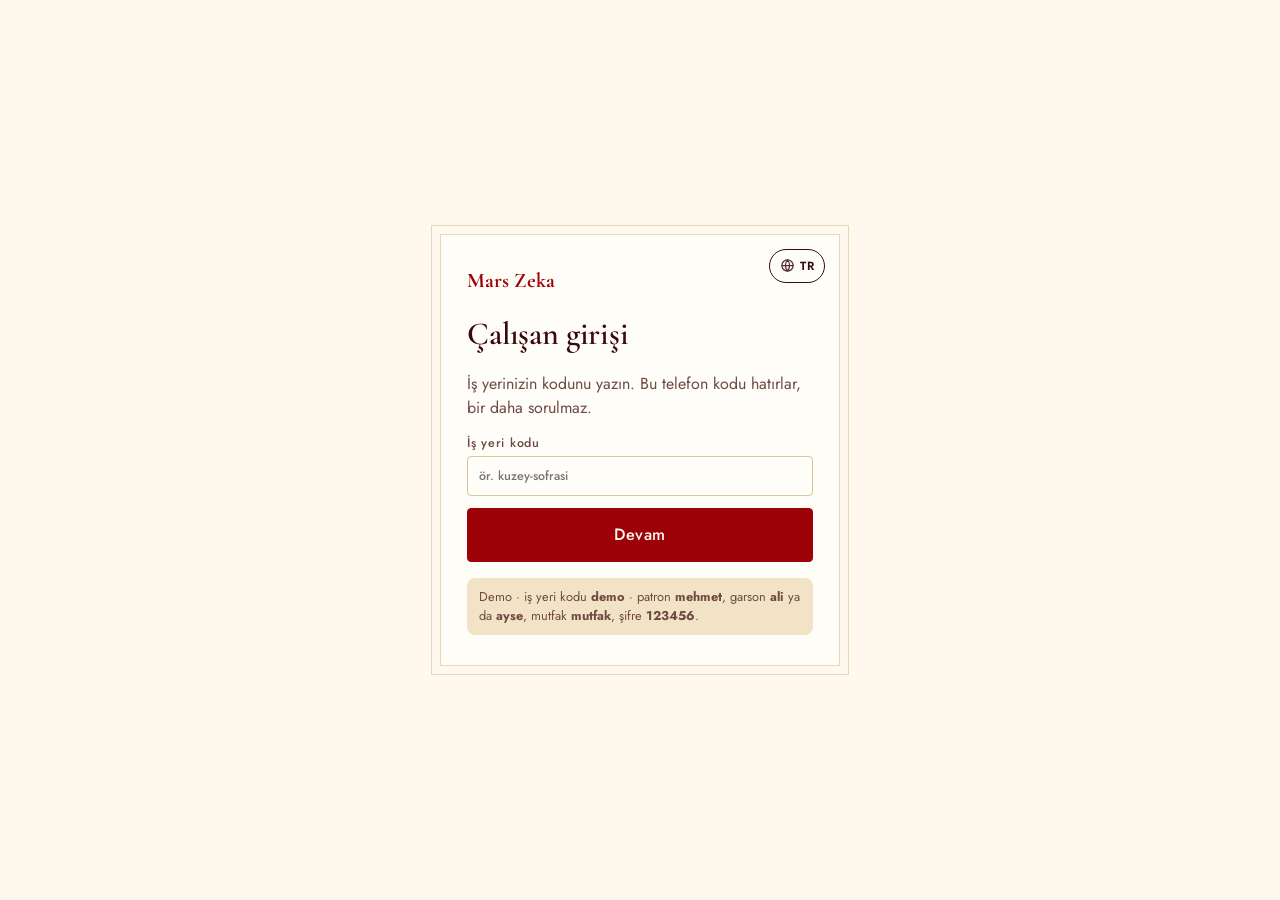
<file: index.html>
<!doctype html>
<html lang="tr">
<head>
<meta charset="utf-8">
<meta name="viewport" content="width=device-width, initial-scale=1, viewport-fit=cover">
<meta name="theme-color" content="#3A0A0A">
<meta name="apple-mobile-web-app-capable" content="yes">
<meta name="mobile-web-app-capable" content="yes">
<meta name="apple-mobile-web-app-title" content="Mars Zeka">
<meta name="description" content="QR ile masadan sipariş demosu">
<link rel="manifest" href="manifest.webmanifest">
<link rel="icon" href="icon.svg" type="image/svg+xml">
<link rel="apple-touch-icon" href="icon.svg">
<title>Mars Zeka</title>
<link rel="preconnect" href="https://fonts.googleapis.com">
<link rel="stylesheet" href="https://fonts.googleapis.com/css2?family=Cormorant+Garamond:ital,wght@0,500;0,600;0,700;1,500;1,600&family=Jost:wght@300;400;500;600&display=swap">
<style>
/* Mars Zeka — ortak stil. Palet: krem #FFF8EC, kum #F2E3C6, kırmızı #D62828, bordo #9D0208, kahve-siyah #3A0A0A.
   Tek görünüm (marka kimliği); her renk açıkça tanımlı. */
:root{
  --cream:#FFF8EC; --sand:#F2E3C6; --red:#D62828; --wine:#9D0208; --ink:#3A0A0A;
  --soft:#6E4A42; --line:#E8D8BA; --line-2:#DCC59C; --white:#FFFDF8;
  --ok:#2E6B3A; --ok-soft:#E3EFDC; --warn-soft:#FBE3D9;
  --f-display:"Cormorant Garamond","Cormorant",Garamond,"Times New Roman",serif;
  --f-body:"Jost",ui-sans-serif,system-ui,-apple-system,"Segoe UI",sans-serif;
  color-scheme:light;
}
*{box-sizing:border-box}
html,body{margin:0}
body{background:var(--cream);color:var(--ink);font-family:var(--f-body);font-size:16px;line-height:1.5}
h1,h2,h3,p{margin:0}
h1,h2,h3{font-family:var(--f-display);font-weight:600;letter-spacing:-.005em}
[hidden]{display:none!important}
a{color:var(--wine)}
button{font:inherit;cursor:pointer;color:inherit}
input,textarea,select{font:inherit;color:var(--ink);background:var(--white);border:1px solid var(--line-2);border-radius:4px;padding:.6rem .7rem;width:100%;min-width:0}
textarea{resize:vertical}
input:focus-visible,textarea:focus-visible,select:focus-visible,button:focus-visible,a:focus-visible{outline:2px solid var(--wine);outline-offset:2px}
.muted{color:var(--soft)} .small{font-size:.86rem} .center{text-align:center} .wide{width:100%}
.num{font-family:var(--f-display);font-variant-numeric:lining-nums tabular-nums}
.label{display:block;font-size:.68rem;font-weight:500;letter-spacing:.2em;text-transform:uppercase;color:var(--soft)}
.sr{position:absolute;width:1px;height:1px;overflow:hidden;clip:rect(0 0 0 0);white-space:nowrap}
.btn{display:inline-flex;align-items:center;justify-content:center;gap:.5rem;min-height:46px;padding:.55rem 1.1rem;border-radius:4px;border:1px solid var(--line-2);background:var(--white);color:var(--ink);font-weight:500;text-decoration:none;text-align:center}
.btn:hover{border-color:var(--wine)}
.btn:disabled{opacity:.45;cursor:not-allowed}
.btn-primary{background:var(--wine);border-color:var(--wine);color:var(--cream)}
.btn-primary:hover{background:var(--ink);border-color:var(--ink)}
.btn-red{background:var(--red);border-color:var(--red);color:var(--cream)}
.btn-ghost{background:transparent}
.btn-ok{background:var(--ok-soft);border-color:transparent;color:var(--ok)}
.btn-bad{background:var(--warn-soft);border-color:transparent;color:var(--wine)}
.btn-sm{min-height:36px;padding:.3rem .75rem;font-size:.88rem}
.btn-lg{min-height:54px;font-size:1.02rem;letter-spacing:.04em}
.row-btns{display:flex;flex-wrap:wrap;gap:10px}
.sound-bar{display:block;width:100%;border:0;background:var(--red);color:#fff;font-weight:500;padding:12px 16px;text-align:center}
@media (max-width:820px){input,textarea,select{font-size:16px}}
.toast{position:fixed;left:50%;bottom:calc(110px + env(safe-area-inset-bottom,0px));transform:translateX(-50%);background:var(--ink);color:var(--cream);padding:.7rem 1.1rem;border-radius:4px;font-weight:500;z-index:50;max-width:calc(100% - 32px);text-align:center;box-shadow:0 10px 30px -10px rgba(58,10,10,.5)}
.empty-card{background:var(--white);border:1px solid var(--line);border-radius:6px;padding:24px;display:flex;flex-direction:column;gap:8px}
.empty-card h2{font-size:1.6rem}
.empty-card p{color:var(--soft)}
.offline{background:var(--warn-soft);color:var(--wine);font-weight:500;font-size:.88rem;text-align:center;padding:8px 16px}
.chip{font-size:.72rem;font-weight:500;padding:.15rem .5rem;border-radius:3px;background:var(--sand);color:var(--ink);white-space:nowrap}

/* ---------- giriş ---------- */
.login{min-height:100vh;display:flex;align-items:center;justify-content:center;padding:24px 16px}
.login-card{width:100%;max-width:400px;background:var(--white);border:1px solid var(--line);padding:30px 26px;display:flex;flex-direction:column;gap:14px;box-shadow:0 0 0 8px var(--cream),0 0 0 9px var(--line)}
.login-card h1{font-size:2rem}
.brand-sm{font-family:var(--f-display);font-weight:700;font-size:1.3rem;color:var(--wine)}
.login-form{display:flex;flex-direction:column;gap:12px}
.fld{display:flex;flex-direction:column;gap:4px;font-size:.78rem;font-weight:500;letter-spacing:.06em;color:var(--soft);min-width:0}
.form-err{color:var(--wine);font-weight:500;font-size:.9rem}

/* ---------- müşteri ---------- */
.c-wrap{max-width:560px;margin:0 auto;padding-inline:16px}
.c-head{background:var(--cream);border-bottom:1px solid var(--line);position:sticky;top:env(safe-area-inset-top,0px);z-index:10}
.c-head-in{display:flex;align-items:center;gap:12px;padding-block:14px 10px}
.c-name{flex:1;min-width:0;font-family:var(--f-display);font-weight:700;font-size:1.65rem;line-height:1.05;overflow-wrap:anywhere}
.waiter-btn{display:inline-flex;align-items:center;gap:6px;flex-shrink:0;border:1px solid var(--wine);background:var(--white);color:var(--wine);border-radius:999px;padding:7px 12px;font-size:.82rem;font-weight:500;white-space:nowrap}
.waiter-btn.on{background:var(--ok-soft);border-color:transparent;color:var(--ok)}
@media (max-width:420px){.c-name{font-size:1.35rem}}
@media (max-width:380px){.waiter-btn{padding:7px 9px;font-size:.76rem}}
.c-table{font-size:.7rem;letter-spacing:.2em;text-transform:uppercase;color:var(--cream);background:var(--wine);padding:6px 10px;border-radius:3px;white-space:nowrap}
.c-chips{display:flex;gap:6px;overflow-x:auto;padding-block:4px 12px;scrollbar-width:none}
.c-chips::-webkit-scrollbar{display:none}
.c-chips a,.c-chips button{font-family:inherit;cursor:pointer;flex-shrink:0;text-decoration:none;color:var(--ink);font-size:.86rem;border:1px solid var(--line-2);border-radius:999px;padding:6px 13px;background:var(--white)}
.c-main{display:flex;flex-direction:column;gap:26px;padding-block:20px 40px}
.c-main.has-bar{padding-bottom:200px}
.c-intro{font-family:var(--f-display);font-style:italic;font-size:1.15rem;color:var(--soft);text-align:center}
.ar-open{display:inline-flex;align-items:center;gap:6px;align-self:flex-start;margin-top:6px;background:var(--sand);border:1px solid var(--line-2);color:var(--wine);border-radius:999px;padding:6px 12px;font-size:.8rem;font-weight:500}
#arLayer{position:fixed;inset:0;z-index:60;background:rgba(58,10,10,.55);display:flex;align-items:flex-end;justify-content:center}
.ar-box{width:100%;max-width:560px;max-height:100%;background:var(--cream);border-radius:14px 14px 0 0;padding:16px 16px calc(18px + env(safe-area-inset-bottom,0px));display:flex;flex-direction:column;gap:12px}
.ar-head{display:flex;justify-content:space-between;align-items:flex-start;gap:12px}
.ar-head h2{font-size:1.7rem;line-height:1.1}
.ar-stage{position:relative;height:min(58vh,440px);border-radius:10px;overflow:hidden;background:var(--sand);display:flex;align-items:center;justify-content:center}
.ar-wait{color:var(--soft);font-size:.9rem;text-align:center;padding:20px}
.ar-btn{position:absolute;left:50%;bottom:14px;transform:translateX(-50%);display:inline-flex;align-items:center;gap:8px;background:var(--wine);color:var(--cream);border:0;border-radius:999px;padding:12px 20px;font-weight:500;box-shadow:0 8px 20px -6px rgba(58,10,10,.5)}
.ar-note{font-size:.84rem;color:var(--soft)}
.alg-line{font-size:.76rem;color:var(--soft);letter-spacing:.02em}
.alg-warn{display:inline-flex;align-items:center;gap:5px;align-self:flex-start;font-size:.74rem;font-weight:600;color:#fff;background:var(--red);border-radius:3px;padding:3px 8px}
.dish.avoid .dish-img{opacity:.55}
.dish.avoid .dish-name{color:var(--soft)}
.alg-filter{display:flex;flex-direction:column;gap:8px}
.alg-toggle{display:inline-flex;align-items:center;gap:6px;align-self:flex-start;background:transparent;border:1px solid var(--line-2);border-radius:999px;padding:7px 13px;font-size:.84rem;color:var(--ink)}
.alg-panel{background:var(--white);border:1px solid var(--line);border-radius:6px;padding:12px 14px;display:flex;flex-direction:column;gap:10px;font-size:.88rem;color:var(--soft)}
.alg-chips{display:flex;flex-wrap:wrap;gap:6px}
.alg-chip{border:1px solid var(--line-2);background:var(--cream);border-radius:999px;padding:7px 12px;font-size:.84rem;color:var(--ink)}
.alg-chip[aria-pressed="true"]{background:var(--red);border-color:var(--red);color:#fff}
.alg-small{font-size:.76rem}
.eta-list{display:flex;flex-direction:column;gap:8px}
.eta-banner{display:flex;align-items:center;gap:12px;background:var(--ink);color:var(--cream);border-radius:6px;padding:12px 14px}
.eta-banner svg{flex-shrink:0;color:var(--sand)}
.eta-txt{flex:1;min-width:0;display:flex;flex-direction:column;line-height:1.3}
.eta-txt b{font-family:var(--f-display);font-size:1.2rem;font-weight:600}
.eta-txt span{font-size:.8rem;color:#C9AE95;overflow:hidden;text-overflow:ellipsis;white-space:nowrap}
.eta-num{display:flex;flex-direction:column;align-items:flex-end;line-height:1}
.eta-num strong{font-family:var(--f-display);font-size:2rem;font-weight:700;color:var(--sand)}
.eta-num strong.soon{font-size:1.15rem}
.eta-num small{font-size:.68rem;letter-spacing:.08em;color:#C9AE95;margin-top:2px}
.cat-h{display:flex;align-items:center;gap:12px;font-family:var(--f-display);font-size:1.6rem;font-weight:600;margin-bottom:6px}
.cat-h::after{content:"";flex:1;height:1px;background:var(--line-2)}
.dish{display:grid;grid-template-columns:104px minmax(0,1fr);gap:14px;padding:14px 0;border-bottom:1px solid var(--line)}
.dish:last-child{border-bottom:0}
.dish-img{width:104px;height:104px;border-radius:6px;overflow:hidden;background:var(--sand);position:relative}
.dish-img img,.dish-img .ph-svg{width:100%;height:100%;object-fit:cover;display:block}
.dish.out .dish-img{filter:grayscale(1);opacity:.55}
.dish-body{display:flex;flex-direction:column;gap:4px;min-width:0}
.dish-name{font-family:var(--f-display);font-size:1.32rem;font-weight:600;line-height:1.15;overflow-wrap:anywhere}
.dish-desc{font-size:.86rem;color:var(--soft);line-height:1.4}
.dish-meta{display:flex;align-items:center;gap:10px;margin-top:auto;padding-top:4px}
.dish-price{font-family:var(--f-display);font-weight:700;font-size:1.3rem;white-space:nowrap}
.dish-time{display:inline-flex;align-items:center;gap:4px;font-size:.78rem;color:var(--soft)}
.dish-time svg{flex-shrink:0}
.dish-time{flex-wrap:wrap}
.kcal{display:inline-flex;align-items:center;gap:4px;flex-basis:100%;margin-top:2px}
.por-l{display:flex;flex-direction:column;line-height:1.2}
.por-l small{font-size:.7rem;color:var(--soft);opacity:.85}
.dish-meta.portion{padding-top:6px;gap:8px}
.dish-meta.portion .round{width:34px;height:34px}
.dish-meta.portion .stepper{gap:6px}
.dish-meta.portion .dish-price{font-size:1.15rem}
.dish-meta.portion+.dish-meta.portion{border-top:1px dashed var(--line);margin-top:4px}
.por-l{font-size:.8rem;color:var(--soft);white-space:nowrap}
.dish-out{font-size:.72rem;letter-spacing:.14em;text-transform:uppercase;color:var(--wine);font-weight:500}
.stepper{display:flex;align-items:center;gap:8px;margin-left:auto;flex-shrink:0}
.stepper .q{min-width:1.4em;text-align:center;font-family:var(--f-display);font-weight:700;font-size:1.2rem}
.round{width:38px;height:38px;border-radius:50%;border:1px solid var(--line-2);background:var(--white);display:inline-flex;align-items:center;justify-content:center;font-size:1.25rem;line-height:1}
.round-add{background:var(--wine);border-color:var(--wine);color:var(--cream)}
.c-bar{position:fixed;left:0;right:0;bottom:0;z-index:12;background:var(--white);border-top:1px solid var(--line-2);padding-block:12px calc(12px + env(safe-area-inset-bottom,0px));box-shadow:0 -10px 30px -18px rgba(58,10,10,.35)}
.c-bar-in{display:flex;flex-direction:column;gap:8px}
.c-bar-top{display:flex;justify-content:space-between;align-items:baseline;gap:12px;font-size:.9rem;color:var(--soft)}
.c-bar-top b{font-family:var(--f-display);font-size:1.35rem;color:var(--ink)}
.note-in{font-size:.92rem}
.done{background:var(--white);border:1px solid var(--line);padding:10px}
.done-in{border:1px solid var(--line-2);padding:30px 20px;display:flex;flex-direction:column;align-items:center;gap:10px;text-align:center}
.done-ico{width:64px;height:64px;border-radius:50%;background:var(--wine);color:var(--cream);display:flex;align-items:center;justify-content:center}
.done h2{font-size:2rem;line-height:1.1}
.done-eta{font-family:var(--f-display);font-size:3.4rem;font-weight:700;line-height:1;color:var(--wine)}
.done-eta small{font-size:1.2rem;font-weight:600;color:var(--ink)}
.done p{color:var(--soft)}
.bill{background:var(--white);border:1px solid var(--line);border-radius:6px;padding:16px 18px;display:flex;flex-direction:column;gap:10px}
.bill h3{font-size:1.35rem;display:flex;justify-content:space-between;align-items:baseline}
.bill ul{list-style:none;margin:0;padding:0;display:flex;flex-direction:column;gap:4px;font-size:.94rem}
.bill li{display:flex;justify-content:space-between;gap:12px}
.bill li span:last-child{white-space:nowrap}
.bill-total{display:flex;justify-content:space-between;border-top:1px solid var(--line-2);padding-top:8px;font-weight:500}
.bill-total b{font-family:var(--f-display);font-size:1.35rem}
.bill-state{font-size:.88rem;color:var(--ok);font-weight:500;text-align:center}
.c-foot{text-align:center;font-size:.78rem;color:var(--soft);letter-spacing:.06em}

/* ---------- kasa ---------- */
.k-wrap{max-width:1240px;margin:0 auto;padding-inline:16px}
.k-head{background:var(--ink);color:var(--sand)}
.k-head-in{display:flex;flex-wrap:wrap;align-items:center;justify-content:space-between;gap:12px;padding-block:12px}
.k-name{font-family:var(--f-display);font-weight:700;font-size:1.5rem;color:var(--cream)}
.k-head .label{color:#C9AE95}
.tabs{display:flex;flex-wrap:wrap;gap:6px}
.tabs button{position:relative;min-height:42px;padding:.4rem 1rem;border-radius:4px;border:1px solid rgba(242,227,198,.3);background:transparent;color:var(--sand);font-weight:500}
.tabs button[aria-selected="true"]{background:var(--cream);color:var(--ink);border-color:var(--cream)}
.tabs .badge{position:absolute;top:-7px;right:-7px;min-width:20px;height:20px;border-radius:10px;background:var(--red);color:#fff;font-size:.72rem;display:flex;align-items:center;justify-content:center;padding:0 5px}
.k-head .btn{background:transparent;color:var(--sand);border-color:rgba(242,227,198,.3)}
@media (max-width:720px){
  .k-head-in{display:grid;grid-template-columns:minmax(0,1fr) auto}
  .k-head-in .tabs{grid-column:1 / -1;grid-row:2;display:grid;grid-template-columns:repeat(3,minmax(0,1fr))}
  .k-head-in .tabs button{padding-inline:.3rem;font-size:.86rem}
}
main.k-wrap{padding-block:20px 48px}
.alerts{display:flex;flex-direction:column;gap:8px;margin-bottom:18px}
.alert{display:flex;flex-wrap:wrap;align-items:center;justify-content:space-between;gap:10px;background:var(--red);color:#fff;border-radius:4px;padding:12px 16px;font-weight:500}
.alert .btn{background:#fff;color:var(--wine);border-color:#fff;min-height:36px}
.k-cols{display:grid;grid-template-columns:minmax(0,1.4fr) minmax(0,1fr);gap:22px;align-items:start}
@media (max-width:900px){.k-cols{grid-template-columns:minmax(0,1fr)}}
.k-h{display:flex;justify-content:space-between;align-items:baseline;font-family:var(--f-display);font-size:1.5rem;font-weight:600;margin-bottom:10px}
.k-h .label{font-family:var(--f-body)}
.tickets{display:grid;grid-template-columns:repeat(auto-fill,minmax(260px,1fr));gap:12px}
.ticket{background:var(--white);border:1px solid var(--line);border-top:4px solid var(--wine);border-radius:4px;padding:14px 16px;display:flex;flex-direction:column;gap:10px}
.ticket.late{border-top-color:var(--red);box-shadow:0 0 0 2px var(--red)}
.t-top{display:flex;justify-content:space-between;align-items:baseline;gap:10px}
.t-table{font-family:var(--f-display);font-size:1.7rem;font-weight:700;line-height:1}
.t-time{font-size:.8rem;color:var(--soft);text-align:right}
.t-items{list-style:none;margin:0;padding:0;display:flex;flex-direction:column;gap:3px;font-size:1rem}
.t-items b{font-family:var(--f-display);font-size:1.15rem;margin-right:4px}
.t-note{background:var(--sand);border-radius:3px;padding:6px 9px;font-size:.88rem}
.t-eta{font-size:.82rem;color:var(--soft)}
.t-eta.late{color:var(--red);font-weight:600}
.done-list{display:flex;flex-direction:column;gap:6px}
.done-row{display:flex;align-items:center;gap:10px;padding:8px 10px;background:var(--white);border:1px solid var(--line);border-radius:4px;font-size:.9rem}
.done-row .d{flex:1;min-width:0;color:var(--soft);overflow:hidden;text-overflow:ellipsis;white-space:nowrap}
.done-row b{font-family:var(--f-display);font-size:1.1rem}
.tables{display:grid;grid-template-columns:repeat(auto-fill,minmax(150px,1fr));gap:12px}
.tbl{background:var(--white);border:1px solid var(--line);border-radius:6px;padding:14px;display:flex;flex-direction:column;gap:6px;text-align:left;min-height:118px}
.tbl:hover{border-color:var(--wine)}
.tbl.busy{border-color:var(--line-2);background:var(--cream)}
.tbl.bill{border:2px solid var(--red);background:var(--warn-soft)}
.tbl-n{font-family:var(--f-display);font-size:1.6rem;font-weight:700;line-height:1}
.tbl-t{font-family:var(--f-display);font-size:1.3rem;font-weight:600;margin-top:auto}
.tbl-s{font-size:.78rem;color:var(--soft)}
.tbl.bill .tbl-s{color:var(--wine);font-weight:600}
.detail{background:var(--white);border:1px solid var(--line);border-radius:6px;padding:18px 20px;display:flex;flex-direction:column;gap:12px;margin-top:18px}
.detail h3{font-size:1.8rem}
.detail ul{list-style:none;margin:0;padding:0;display:flex;flex-direction:column;gap:4px}
.detail li{display:flex;justify-content:space-between;gap:12px}
.detail li span:last-child{white-space:nowrap}
.move-box{border-top:1px dashed var(--line-2);padding-top:12px;display:flex;flex-direction:column;gap:8px}
.pick-table button.busy{border-style:dashed;color:var(--soft)}
.rep-head{display:flex;flex-wrap:wrap;justify-content:space-between;align-items:center;gap:12px;margin-bottom:16px}
.rep-head .pick-table button{min-width:auto;padding:0 14px;font-family:var(--f-body);font-weight:500;font-size:.9rem}
.rep-tiles{display:grid;grid-template-columns:repeat(auto-fit,minmax(170px,1fr));gap:12px}
.rep-tile{background:var(--white);border:1px solid var(--line);border-radius:6px;padding:14px 16px;display:flex;flex-direction:column;gap:2px}
.rep-tile b{font-family:var(--f-display);font-size:2rem;font-weight:700;line-height:1.1}
.rep-tile small{color:var(--soft);font-size:.8rem}
.rep-top{margin:10px 0 0;padding-left:1.2em;display:flex;flex-direction:column;gap:6px}
.rep-top li span{display:inline-block;min-width:60%}
.rep-top b{float:right;font-size:1.1rem}
.rep-hours{display:flex;flex-direction:column;gap:5px;margin-top:10px}
.rep-bar{display:grid;grid-template-columns:52px minmax(0,1fr) 30px;align-items:center;gap:8px;font-size:.84rem}
.rep-bar i{display:block;height:12px;background:var(--wine);border-radius:2px}
.rep-bar b{text-align:right}
.pl-box{display:flex;flex-wrap:wrap;align-items:center;justify-content:space-between;gap:10px;background:var(--white);border:1px solid var(--line);border-radius:6px;padding:12px 14px}
.pl-box div{display:flex;flex-direction:column;min-width:0;flex:1 1 220px}
.k-narrow{max-width:760px;display:flex;flex-direction:column;gap:16px}
.k-panel{background:var(--white);border:1px solid var(--line);border-radius:6px;padding:14px 16px}
.pick-table{display:flex;flex-wrap:wrap;gap:6px}
.pick-table button{min-width:52px;min-height:44px;border:1px solid var(--line-2);border-radius:4px;background:var(--white);font-family:var(--f-display);font-weight:700;font-size:1.15rem}
.pick-table button[aria-pressed="true"]{background:var(--wine);border-color:var(--wine);color:var(--cream)}
.w-item{display:flex;align-items:center;justify-content:space-between;gap:10px;padding:9px 0;border-bottom:1px solid var(--line)}
.w-item:last-child{border-bottom:0}
.w-item .nm{min-width:0}
.w-item .nm b{display:block;font-weight:500}
.pinbox{display:flex;flex-wrap:wrap;align-items:center;gap:10px;background:var(--sand);border-radius:4px;padding:12px 14px}
.pinbox input{width:120px}
.m-row{display:flex;flex-wrap:wrap;align-items:center;justify-content:space-between;gap:10px;padding:10px 0;border-bottom:1px solid var(--line)}
.m-row:last-child{border-bottom:0}
.m-row.is-out .m-nm{text-decoration:line-through;opacity:.55}
.m-ctl{display:flex;flex-wrap:wrap;align-items:center;gap:8px}
.price-in{width:96px}
.log{list-style:none;margin:0;padding:0;display:flex;flex-direction:column;gap:4px;font-size:.84rem;color:var(--soft)}

/* ---------- kurulum ---------- */
.s-wrap{max-width:1100px;margin:0 auto;padding-inline:16px}
.s-head{background:var(--ink);color:var(--sand)}
.s-head-in{display:flex;justify-content:space-between;align-items:center;gap:12px;padding-block:14px}
.s-head .brand-sm{color:var(--cream);font-size:1.6rem;text-decoration:none}
.s-head .btn{background:transparent;color:var(--sand);border-color:rgba(242,227,198,.3)}
.s-head-r{display:flex;align-items:center;gap:10px;min-width:0}
.s-head-r .small{overflow:hidden;text-overflow:ellipsis;white-space:nowrap;max-width:40vw;color:#C9AE95}
.s-main{display:flex;flex-direction:column;gap:34px;padding-block:28px 64px}
.s-hero{display:flex;flex-wrap:wrap;gap:24px;align-items:center;justify-content:space-between;background:var(--white);border:1px solid var(--line);padding:26px}
.s-hero h1{font-size:clamp(2rem,4vw,2.8rem);line-height:1.05}
.s-sec{display:flex;flex-direction:column;gap:14px}
.s-sec h2{font-size:1.9rem}
.s-sec-head{display:flex;flex-wrap:wrap;justify-content:space-between;align-items:center;gap:10px}
.note{font-size:.88rem;color:var(--soft)}
.form-row{display:flex;flex-wrap:wrap;gap:12px;align-items:flex-end;background:var(--white);border:1px solid var(--line);padding:16px}
.form-row .fld{flex:2 1 220px}
.form-row .fld-s{flex:1 1 110px}
.ed-list{display:flex;flex-direction:column;gap:10px}
.ed{display:grid;grid-template-columns:96px minmax(0,1fr);gap:14px;background:var(--white);border:1px solid var(--line);padding:12px}
.ed-left{display:flex;flex-direction:column;gap:6px;align-items:stretch}
.ed-mini{border:1px solid var(--line-2);background:var(--white);border-radius:4px;padding:4px 6px;font-size:.74rem;color:var(--soft)}
.ed-mini:disabled{opacity:.35}
.ed-move{display:grid;grid-template-columns:1fr 1fr;gap:4px}
.alg-edit{border:1px dashed var(--line-2);border-radius:4px;padding:6px 10px 8px;margin:0;display:flex;flex-wrap:wrap;gap:4px 12px;font-size:.8rem;color:var(--ink)}
.alg-edit legend{font-size:.78rem;letter-spacing:.06em;color:var(--soft);padding:0 4px}
.alg-edit label{display:inline-flex;align-items:center;gap:4px}
.alg-edit input{width:auto}
.ed-photo{position:relative;width:96px;height:96px;border-radius:6px;overflow:hidden;background:var(--sand);border:1px dashed var(--line-2);display:flex;align-items:center;justify-content:center;cursor:pointer}
.ed-photo img,.ed-photo .ph-svg{width:100%;height:100%;object-fit:cover}
.ed-photo span{position:absolute;bottom:0;left:0;right:0;background:rgba(58,10,10,.72);color:var(--cream);font-size:.7rem;text-align:center;padding:3px}
.ed-photo input{position:absolute;inset:0;opacity:0;cursor:pointer}
.ed-fields{display:grid;grid-template-columns:minmax(0,2fr) minmax(0,1.3fr) 86px 96px;gap:8px;align-items:end}
.ed-fields .fld-amt{grid-column:1 / 3}
.ed-fields .fld-desc{grid-column:1 / 4}
.ed-fields .del{align-self:end}
@media (max-width:640px){
  .ed{grid-template-columns:76px minmax(0,1fr)}
  .ed-photo{width:76px;height:76px}
  .ed-fields{grid-template-columns:minmax(0,1fr) minmax(0,1fr)}
  .ed-fields .fld-name,.ed-fields .fld-desc{grid-column:1 / -1}
}
.qr-grid{display:grid;grid-template-columns:repeat(auto-fill,minmax(200px,1fr));gap:14px}
.qr-card{background:var(--white);border:1px solid var(--line);padding:8px}
.qr-in{border:1px solid var(--wine);outline:1px solid var(--wine);outline-offset:-4px;padding:16px 10px 12px;display:flex;flex-direction:column;align-items:center;gap:4px;text-align:center}
.qr-cafe{font-family:var(--f-display);font-weight:700;font-size:1.1rem;max-width:100%;overflow:hidden;text-overflow:ellipsis;white-space:nowrap}
.qr-label{font-family:var(--f-display);font-style:italic;font-size:1.8rem;line-height:1.1}
.qr-img{width:140px;height:140px;display:flex;align-items:center;justify-content:center}
.qr-img img,.qr-img canvas{width:140px!important;height:140px!important}
.qr-hint{font-size:.6rem;letter-spacing:.2em;text-transform:uppercase;color:var(--soft)}
.pick-grid{display:grid;grid-template-columns:repeat(auto-fill,minmax(220px,1fr));gap:12px}
.pick-card{display:flex;flex-direction:column;gap:2px;background:var(--white);border:1px solid var(--line);padding:16px;color:var(--ink);text-decoration:none}
.pick-card b{font-family:var(--f-display);font-size:1.4rem}
.s-danger{border-top:1px solid var(--line-2);padding-top:26px}
@media (max-width:480px){
  .qr-grid{grid-template-columns:repeat(2,minmax(0,1fr));gap:10px}
  .qr-img,.qr-img img,.qr-img canvas{width:110px!important;height:110px!important}
  .qr-label{font-size:1.4rem}
}
@media print{
  body{background:#fff}
  .s-head,.s-hero,.no-print,.toast{display:none!important}
  .s-main{padding:0}
  .qr-grid{grid-template-columns:repeat(3,1fr);gap:8mm}
  .qr-card{break-inside:avoid}
}

/* Yoğunluk ve iptal */
.busy-note{display:flex;align-items:center;gap:8px;background:#FBE9D0;border:1px solid #E9C48F;color:var(--wine);border-radius:6px;padding:10px 12px;margin:0 0 14px;font-size:.9rem}
.busy-note svg{flex-shrink:0}
.busy-bar{display:flex;flex-wrap:wrap;align-items:center;justify-content:space-between;gap:10px;background:var(--white);border:1px solid var(--line);border-radius:6px;padding:12px 14px;margin-bottom:18px}
.busy-bar>div:first-child{display:flex;flex-direction:column;min-width:0;flex:1 1 240px}
.busy-bar .pick-table{align-items:center}
.eta-banner.cancelled{background:var(--white);color:var(--ink);border:1px solid var(--red)}
.eta-banner.cancelled b{color:var(--red)}
.t-cancel-link{background:none;border:0;color:var(--soft);font:inherit;font-size:.8rem;text-decoration:underline;cursor:pointer;padding:6px 0 0;align-self:center}
.t-cancel{display:flex;flex-wrap:wrap;align-items:center;gap:6px;font-size:.82rem;margin-top:6px}
.t-cancel span{flex:1 1 100%;color:var(--red)}
.eta-banner.cancelled .eta-txt span{color:var(--soft);white-space:normal}
.busy-bar .pick-table button{font-family:var(--f-body,inherit);font-size:.88rem;font-weight:500}
.t-left{display:flex;flex-wrap:wrap;align-items:center;gap:6px}
.t-left span{flex:1 1 100%}
.t-left button{flex:1;min-width:44px;min-height:40px;border:1px solid var(--line-2);background:var(--white);color:var(--ink);border-radius:4px;font:inherit;font-weight:600;cursor:pointer}
.t-left button:active{background:var(--sand)}

/* ================= Garson uygulaması ================= */
body.g-body{background:var(--cream)}
.g-app{min-height:100svh;padding-bottom:calc(84px + env(safe-area-inset-bottom,0px))}
.g-head{position:sticky;top:0;z-index:15;display:flex;align-items:center;justify-content:space-between;gap:12px;background:var(--ink);color:var(--cream);padding:calc(12px + env(safe-area-inset-top,0px)) max(16px,env(safe-area-inset-right,0px)) 12px max(16px,env(safe-area-inset-left,0px))}
.g-head div{display:flex;flex-direction:column;line-height:1.15}
.g-kick{font-size:.66rem;letter-spacing:.24em;text-transform:uppercase;color:#C9AE95}
.g-head b{font-family:var(--f-display);font-size:1.4rem;font-weight:600}
.g-pulse{background:var(--red);color:#fff;font-size:.8rem;font-weight:600;padding:6px 12px;border-radius:999px;animation:gpulse 1.4s ease-in-out infinite}
@keyframes gpulse{50%{box-shadow:0 0 0 6px rgba(214,40,40,.3)}}
.g-ok{font-size:.8rem;color:#C9AE95;border:1px solid rgba(242,227,198,.3);padding:5px 12px;border-radius:999px}
.g-sound{display:flex;align-items:center;justify-content:center;gap:8px;width:100%;border:0;background:var(--sand);color:var(--ink);font:inherit;font-size:.86rem;padding:12px 16px;cursor:pointer}
.g-main{padding:16px max(16px,env(safe-area-inset-right,0px)) 24px max(16px,env(safe-area-inset-left,0px));max-width:720px;margin:0 auto;display:flex;flex-direction:column;gap:12px}
.g-h{font-family:var(--f-display);font-size:1.7rem;font-weight:700;margin:6px 0 2px;display:flex;align-items:center;gap:10px}
.g-h span{font-family:var(--f-body);font-size:.8rem;background:var(--ok);color:#fff;border-radius:999px;padding:2px 10px}
.g-calls{display:flex;flex-direction:column;gap:8px}
.g-call{display:grid;grid-template-columns:40px minmax(0,1fr) auto;gap:12px;align-items:center;background:var(--white);border:1px solid var(--line);border-left:5px solid #E0A13A;border-radius:10px;padding:12px}
.g-call.bill{border-left-color:var(--red)}
.g-ci{width:40px;height:40px;border-radius:50%;display:grid;place-items:center;background:#FBEBC9;color:#8A5A0B}
.g-call.bill .g-ci{background:var(--warn-soft);color:var(--wine)}
.g-call b{display:block;font-size:1.05rem}.g-call small{color:var(--soft);font-size:.82rem}
.g-btn{min-height:44px;padding:0 16px;border-radius:8px;border:0;background:var(--wine);color:#fff;font:inherit;font-weight:500;font-size:.92rem;cursor:pointer}
.g-btn.wide{width:100%}
.g-btn:active{transform:scale(.98)}
.g-grid{display:grid;grid-template-columns:repeat(auto-fill,minmax(96px,1fr));gap:8px}
.g-tbl{position:relative;aspect-ratio:1/1;border-radius:12px;border:1px solid var(--line);background:var(--white);color:var(--ink);font:inherit;display:flex;flex-direction:column;align-items:center;justify-content:center;gap:2px;padding:6px;cursor:pointer;transition:transform .15s}
.g-tbl:active{transform:scale(.96)}
.g-tbl .n{font-family:var(--f-display);font-size:2rem;font-weight:700;line-height:1}
.g-tbl .s{font-size:.74rem;color:var(--soft)}
.g-tbl .t{font-size:.72rem;font-weight:600;font-variant-numeric:tabular-nums}
.g-tbl.busy{background:var(--sand);border-color:var(--line-2)}
.g-tbl.ready{background:var(--ok-soft);border-color:var(--ok)}.g-tbl.ready .s{color:var(--ok);font-weight:600}
.g-tbl.wait{background:#FBEBC9;border-color:#E0A13A}.g-tbl.wait .s{color:#8A5A0B;font-weight:600}
.g-tbl.bill{background:var(--red);border-color:var(--red);color:#fff}.g-tbl.bill .s{color:#fff;font-weight:600}
.g-tbl.bill,.g-tbl.wait{animation:gpulse 1.4s ease-in-out infinite}
.g-legend{display:flex;flex-wrap:wrap;gap:6px 14px;font-size:.76rem;color:var(--soft);margin-top:4px}
.g-legend span::before{content:"";display:inline-block;width:10px;height:10px;border-radius:3px;margin-right:6px;vertical-align:-1px;border:1px solid var(--line-2)}
.g-legend .busy::before{background:var(--sand)}.g-legend .ready::before{background:var(--ok-soft);border-color:var(--ok)}.g-legend .wait::before{background:#FBEBC9;border-color:#E0A13A}.g-legend .bill::before{background:var(--red);border-color:var(--red)}
.g-empty{display:flex;flex-direction:column;align-items:center;text-align:center;gap:10px;color:var(--soft);background:var(--white);border:1px dashed var(--line-2);border-radius:12px;padding:32px 20px}
.g-empty svg{width:40px;height:40px;color:var(--line-2)}
.g-ready{background:var(--white);border:1px solid var(--line);border-top:5px solid var(--ok);border-radius:12px;padding:14px;display:flex;flex-direction:column;gap:8px}
.g-ready.late{border-top-color:var(--red)}
.g-r-top{display:flex;justify-content:space-between;align-items:baseline;gap:8px}
.g-r-top b{font-family:var(--f-display);font-size:1.6rem}
.g-r-top small{color:var(--soft);font-size:.8rem}.g-ready.late .g-r-top small{color:var(--red);font-weight:600}
.g-ready ul{margin:0;padding:0;list-style:none;font-size:1rem}
.g-note{font-size:.86rem;color:var(--wine);background:var(--warn-soft);border-radius:6px;padding:6px 10px;margin:0}
.g-lbl{font-size:.72rem;letter-spacing:.16em;text-transform:uppercase;color:var(--soft)}
.g-pick{display:flex;gap:6px;overflow-x:auto;padding-bottom:4px;scrollbar-width:none}
.g-pick::-webkit-scrollbar{display:none}
.g-pick button{flex-shrink:0;min-width:46px;min-height:46px;border-radius:10px;border:1px solid var(--line-2);background:var(--white);color:var(--ink);font:inherit;font-weight:600;font-size:1.05rem;cursor:pointer}
.g-pick button[aria-pressed="true"]{background:var(--wine);border-color:var(--wine);color:#fff}
.g-cat{font-family:var(--f-display);font-size:1.3rem;font-weight:700;margin:10px 0 0;padding-bottom:4px;border-bottom:1px solid var(--line)}
.g-item{display:flex;align-items:center;justify-content:space-between;gap:12px;padding:8px 0;border-bottom:1px dashed var(--line)}
.g-item b{display:block;font-weight:500}.g-item b em{font-style:normal;font-size:.78rem;color:var(--wine);background:var(--warn-soft);border-radius:4px;padding:1px 6px;margin-left:4px}
.g-item small{color:var(--soft);font-size:.8rem}
.g-sendbar{position:sticky;bottom:calc(76px + env(safe-area-inset-bottom,0px));background:var(--cream);border-top:1px solid var(--line);padding-top:10px;margin-top:8px;display:flex;flex-direction:column;gap:8px;box-shadow:0 -12px 20px -16px rgba(58,10,10,.4)}
.g-sum{display:flex;justify-content:space-between;align-items:baseline;font-size:.9rem}.g-sum b{font-family:var(--f-display);font-size:1.3rem}
.g-nav{position:fixed;left:0;right:0;bottom:0;z-index:20;display:grid;grid-template-columns:repeat(3,1fr);background:var(--white);border-top:1px solid var(--line);padding-bottom:env(safe-area-inset-bottom,0px);box-shadow:0 -10px 30px -20px rgba(58,10,10,.5)}
.g-nav button{position:relative;display:flex;flex-direction:column;align-items:center;justify-content:center;gap:3px;min-height:66px;border:0;background:none;color:var(--soft);font:inherit;font-size:.74rem;cursor:pointer}
.g-nav button[aria-current="page"]{color:var(--wine);font-weight:600}
.g-nav button[aria-current="page"]::before{content:"";position:absolute;top:0;left:30%;right:30%;height:3px;border-radius:0 0 3px 3px;background:var(--wine)}
.g-badge{position:absolute;top:8px;left:calc(50% + 6px);min-width:20px;height:20px;padding:0 6px;border-radius:999px;background:var(--red);color:#fff;font-style:normal;font-size:.7rem;font-weight:700;display:grid;place-items:center}
.g-scrim{position:fixed;inset:0;z-index:30;background:rgba(58,10,10,.45);animation:gfade .25s ease}
.g-sheet{position:fixed;left:0;right:0;bottom:0;z-index:31;max-height:86svh;overflow-y:auto;background:var(--cream);border-radius:20px 20px 0 0;padding:10px max(18px,env(safe-area-inset-right,0px)) calc(20px + env(safe-area-inset-bottom,0px)) max(18px,env(safe-area-inset-left,0px));animation:gup .32s cubic-bezier(.2,.7,.2,1);max-width:720px;margin:0 auto}
@keyframes gup{from{transform:translateY(100%)}to{transform:none}}
@keyframes gfade{from{opacity:0}to{opacity:1}}
.g-grab{display:block;width:44px;height:5px;border-radius:3px;background:var(--line-2);margin:0 auto 10px}
.g-s-top{display:flex;align-items:center;justify-content:space-between;gap:10px;margin-bottom:8px}
.g-s-top h3{font-family:var(--f-display);font-size:2rem;font-weight:700;margin:0}
.g-tag{font-size:.76rem;font-weight:600;padding:4px 10px;border-radius:999px}
.g-tag.bill{background:var(--red);color:#fff}.g-tag.wait{background:#FBEBC9;color:#8A5A0B}
.g-bill{margin:0;padding:0;list-style:none}
.g-bill li{display:flex;justify-content:space-between;gap:10px;padding:7px 0;border-bottom:1px dashed var(--line)}
.g-info{font-size:.86rem;color:var(--soft);margin:8px 0 0}
.g-s-acts{display:flex;flex-direction:column;gap:8px;margin-top:16px}
@media (prefers-reduced-motion:reduce){.g-pulse,.g-tbl.bill,.g-tbl.wait{animation:none}.g-sheet,.g-scrim{animation:none}}
.g-body .toast{top:calc(78px + env(safe-area-inset-top,0px));bottom:auto}
.g-th{flex-shrink:0;width:58px;height:58px;border-radius:12px;overflow:hidden;box-shadow:0 4px 10px -6px rgba(58,10,10,.6);background:#6B4220}
.g-th img,.g-th svg{width:100%;height:100%;object-fit:cover;display:block}
.g-th.sm{width:40px;height:40px;border-radius:9px}
.g-item{justify-content:flex-start}
.g-it-txt{flex:1;min-width:0}
.g-r-items{display:flex;flex-direction:column;gap:8px}
.g-r-items li{display:flex;align-items:center;gap:10px}
.g-th{position:relative}
.g-th img{position:absolute;inset:0}
.dish-img{position:relative}
.dish-img img{position:absolute;inset:0}

/* ================= Premium menü kartları ================= */
.cat-h{justify-content:center;text-align:center;font-size:2rem;font-weight:700;letter-spacing:-.01em;margin:26px 0 16px;gap:14px}
.cat-h::before{content:"";flex:1;height:1px;background:linear-gradient(90deg,transparent,var(--line-2))}
.cat-h::after{background:linear-gradient(90deg,var(--line-2),transparent)}
.dish-grid{display:grid;grid-template-columns:minmax(0,1fr);gap:18px}

.dish{display:flex;flex-direction:column;gap:0;padding:0;background:var(--white);border:1px solid var(--line);border-radius:20px;overflow:hidden;box-shadow:0 22px 44px -30px rgba(58,10,10,.55);border-bottom:1px solid var(--line)}
.dish:last-child{border-bottom:1px solid var(--line)}
.dish-img{width:100%;height:auto;aspect-ratio:16/10;max-width:100%;border-radius:0;background:#6B4220}
.dish-img::after{content:"";position:absolute;inset:auto 0 0 0;height:45%;background:linear-gradient(transparent,rgba(30,6,4,.55));pointer-events:none}
.dish-img img{transition:transform .6s cubic-bezier(.2,.7,.2,1)}
.dish:active .dish-img img{transform:scale(1.03)}
.dish-tag{position:absolute;z-index:2;top:12px;left:12px;display:inline-flex;align-items:center;gap:5px;background:rgba(255,248,236,.93);color:var(--ink);font-size:.8rem;font-weight:500;padding:5px 11px;border-radius:999px;box-shadow:0 4px 12px -6px rgba(0,0,0,.5)}
.dish-tag.busy{background:var(--red);color:#fff}
.dish-img .alg-warn{position:absolute;z-index:2;top:12px;right:12px}
.dish-img .ar-open{position:absolute;z-index:2;left:12px;bottom:12px;margin:0;background:rgba(58,10,10,.82);border:1px solid rgba(242,227,198,.35);color:var(--cream);backdrop-filter:blur(4px)}
.dish-body{padding:16px 18px 18px;gap:6px}
.dish-name{font-size:1.7rem;font-weight:700;letter-spacing:-.01em}
.dish-desc{font-family:var(--f-display);font-style:italic;font-size:1.08rem;line-height:1.35}
.dish-facts{display:flex;flex-wrap:wrap;gap:6px;margin-top:4px}
.dish-facts span{display:inline-flex;align-items:center;gap:5px;font-size:.76rem;color:var(--soft);background:var(--cream);border:1px solid var(--line);border-radius:999px;padding:4px 10px}
.dish-facts .alg{color:var(--wine);background:var(--warn-soft);border-color:transparent}
.dish-meta{margin-top:8px;padding-top:12px;border-top:1px dashed var(--line-2)}
.dish-meta .dish-price{font-size:1.6rem}
.dish-meta.portion+.dish-meta.portion{margin-top:0;padding-top:10px}
.dish-meta.portion .dish-price{font-size:1.3rem;margin-left:auto}
.dish-meta.portion .stepper{margin-left:12px}
.dish.out .dish-img{filter:grayscale(1);opacity:.6}
.dish-out{margin-left:auto}
.dish.avoid{border-color:var(--red)}
.dish.avoid .dish-img{opacity:.6}
.c-intro{font-size:1.35rem;padding-block:6px 2px}

/* ================= Online sipariş ================= */
.ol-hero{text-align:center;display:flex;flex-direction:column;align-items:center;gap:6px;padding-block:8px 4px}
.ol-kick{font-size:.7rem;letter-spacing:.28em;text-transform:uppercase;color:var(--wine)}
.ol-hero h1{font-family:var(--f-display);font-size:2.4rem;font-weight:700;line-height:1;margin:0}
.ol-hero p{color:var(--soft);font-size:.9rem;max-width:34ch}
.ol-track{display:flex;align-items:center;gap:12px;width:100%;border:0;border-radius:16px;background:var(--ink);color:var(--cream);padding:14px 16px;text-align:left;font:inherit;cursor:pointer}
.ol-track span{flex:1;display:flex;flex-direction:column;line-height:1.3}
.ol-track small{color:#C9AE95;font-size:.82rem}
.ol-track em{font-style:normal;font-size:.85rem;color:var(--sand)}
.co{display:flex;flex-direction:column;gap:14px;background:var(--white);border:1px solid var(--line);border-radius:20px;padding:20px 18px}
.co-h{font-family:var(--f-display);font-size:2rem;font-weight:700;margin:4px 0 8px}
.co-items{margin:0;padding:0;list-style:none}
.co-items li{display:flex;justify-content:space-between;gap:10px;padding:7px 0;border-bottom:1px dashed var(--line)}
.co-mode{display:grid;grid-template-columns:1fr 1fr;gap:8px}
.co-mode button{display:flex;flex-direction:column;align-items:flex-start;gap:2px;text-align:left;border:1.5px solid var(--line-2);background:var(--cream);border-radius:14px;padding:12px 14px;font:inherit;color:var(--ink);cursor:pointer}
.co-mode button[aria-checked="true"]{border-color:var(--wine);background:var(--warn-soft)}
.co-mode b{font-family:var(--f-display);font-size:1.2rem}
.co-mode small{font-size:.76rem;color:var(--soft)}
.co .fld{display:flex;flex-direction:column;gap:5px;font-size:.86rem;font-weight:500}
.co .fld input,.co .fld textarea{font:inherit;font-size:16px;padding:12px 14px;border:1px solid var(--line-2);border-radius:10px;background:#fff;color:var(--ink);width:100%}
.co-pay{font-size:.8rem;color:var(--soft);line-height:1.45}
.trk{background:var(--white);border:1px solid var(--line);border-left:5px solid #E0A13A;border-radius:16px;padding:16px;display:flex;flex-direction:column;gap:6px;margin-bottom:12px}
.trk.ready{border-left-color:var(--ok)}.trk.ok{border-left-color:var(--line-2)}.trk.cancel{border-left-color:var(--red)}
.trk-top{display:flex;justify-content:space-between;align-items:baseline}
.trk h3{font-family:var(--f-display);font-size:1.8rem;margin:0}
.trk.ready h3{color:var(--ok)}.trk.cancel h3{color:var(--red)}
.trk-sub{color:var(--soft);margin:0}
.trk-steps{display:grid;grid-template-columns:repeat(3,1fr);gap:4px;margin-top:4px}
.trk-steps span{font-size:.72rem;text-align:center;color:var(--soft);padding-top:8px;border-top:4px solid var(--line)}
.trk-steps span.on{border-top-color:var(--ok);color:var(--ink);font-weight:600}
.trk-items{font-size:.86rem;color:var(--soft);margin:4px 0 0}

/* ================= Çalışan uygulaması: siparişler, patron, giriş ================= */
.login-hint{font-size:.8rem;color:var(--soft);background:var(--sand);border-radius:8px;padding:10px 12px;line-height:1.45;margin-top:4px}
.g-who{border:1px solid rgba(242,227,198,.35);background:transparent;color:var(--cream);border-radius:999px;padding:6px 12px;font:inherit;font-size:.8rem;cursor:pointer;margin-left:auto}
.g-head .g-pulse,.g-head .g-ok{margin-left:8px}
.g-role{font-style:normal;font-family:var(--f-body);font-size:.66rem;letter-spacing:.08em;text-transform:uppercase;background:#F2B03F;color:var(--ink);border-radius:999px;padding:2px 8px;vertical-align:3px;font-weight:600}
.g-role.soft{background:var(--sand)}
.g-h-row{display:flex;align-items:center;justify-content:space-between;gap:10px;flex-wrap:wrap}
.g-filter{border:1px solid var(--line-2);background:var(--white);border-radius:999px;padding:6px 12px;font:inherit;font-size:.8rem;cursor:pointer;color:var(--ink)}
.g-filter[aria-pressed="true"]{background:var(--wine);color:#fff;border-color:var(--wine)}
.g-ord{background:var(--white);border:1px solid var(--line);border-left:5px solid #E0A13A;border-radius:12px;padding:14px;display:flex;flex-direction:column;gap:8px}
.g-ord.online{border-left-color:#3A6EA5}
.g-ord.done{border-left-color:var(--ok)}
.g-ord .g-r-top b{font-family:var(--f-display);font-size:1.5rem}
.g-zone{font-size:.76rem;color:var(--soft)}
.g-contact{font-size:.88rem;background:#EAF1F8;border-radius:8px;padding:8px 10px;line-height:1.5}
.g-contact a{color:#1F4F80}
.g-ord-foot{display:flex;justify-content:space-between;align-items:center}
.g-ord-foot b{font-family:var(--f-display);font-size:1.2rem}
.g-chip{font-size:.76rem;font-weight:600;border-radius:999px;padding:4px 10px;background:#FBEBC9;color:#8A5A0B}
.g-chip.ok{background:var(--ok-soft);color:var(--ok)}
.g-chip.late{background:var(--warn-soft);color:var(--wine)}
.g-tbl.mine{border-width:3px;border-color:var(--wine)}
.g-ini{position:absolute;top:6px;right:6px;width:22px;height:22px;border-radius:50%;background:var(--ink);color:var(--cream);font-size:.7rem;font-weight:600;display:grid;place-items:center}
.g-tbl.bill .g-ini{background:#fff;color:var(--red)}
.g-tiles{display:grid;grid-template-columns:1fr 1fr;gap:8px}
.g-tile{background:var(--white);border:1px solid var(--line);border-radius:14px;padding:14px;display:flex;flex-direction:column;gap:2px}
.g-tile.big{grid-column:1/-1;background:var(--ink);color:var(--cream);border-color:var(--ink)}
.g-tile span{font-size:.72rem;letter-spacing:.12em;text-transform:uppercase;color:var(--soft)}
.g-tile.big span,.g-tile.big small{color:#C9AE95}
.g-tile b{font-family:var(--f-display);font-size:1.7rem;line-height:1.1;font-variant-numeric:tabular-nums}
.g-tile.big b{font-size:2.6rem}
.g-tile small{font-size:.78rem;color:var(--soft)}
.g-staff{background:var(--white);border:1px solid var(--line);border-radius:14px;padding:14px;display:flex;flex-direction:column;gap:10px}
.g-st-top{display:flex;gap:12px;align-items:center}
.g-st-top b{display:block}.g-st-top small{color:var(--soft);font-size:.8rem}
.g-av{width:40px;height:40px;border-radius:50%;background:var(--wine);color:#fff;display:grid;place-items:center;font-family:var(--f-display);font-weight:700;font-size:1.2rem;flex-shrink:0}
.g-bar{height:8px;background:var(--sand);border-radius:4px;overflow:hidden}
.g-bar i{display:block;height:100%;background:var(--wine);border-radius:4px}
.g-st-nums{display:flex;justify-content:space-between;flex-wrap:wrap;gap:4px 12px;font-size:.84rem;color:var(--soft)}
.g-st-nums b{color:var(--ink)}
.g-staff .btn-sm{align-self:flex-start}
.g-pick.wrap{flex-wrap:wrap;overflow:visible}
.g-pick.sm button{min-width:auto;min-height:34px;padding:0 12px;font-size:.84rem;font-weight:500}
.g-pick button.taken{opacity:.5}
.g-set{background:var(--white);border:1px solid var(--line);border-radius:14px;padding:4px 14px;display:flex;flex-direction:column}
.g-sw{display:flex;align-items:center;justify-content:space-between;gap:12px;padding:12px 0;border-bottom:1px dashed var(--line)}
.g-sw:last-child{border-bottom:0}
.g-sw span{display:flex;flex-direction:column;min-width:0}
.g-sw small{color:var(--soft);font-size:.78rem}
.g-sw input[type=checkbox]{width:44px;height:26px;accent-color:var(--wine);flex-shrink:0}
.g-new{display:flex;flex-direction:column;gap:10px;padding:14px 0}
.g-new label{display:flex;flex-direction:column;gap:5px;font-size:.84rem;font-weight:500}
.g-new input,.g-new select{font:inherit;font-size:16px;padding:11px 12px;border:1px solid var(--line-2);border-radius:10px;background:#fff;color:var(--ink);width:100%}
.y-app{min-height:100svh}
.y-cafe{background:var(--white);border:1px solid var(--line);border-radius:14px;padding:14px;display:flex;flex-direction:column;gap:10px}
.y-cafe .g-r-top b{font-family:var(--f-display);font-size:1.5rem}
.y-nums{display:flex;flex-wrap:wrap;gap:6px 14px;font-size:.84rem;color:var(--soft);align-items:center}
.y-nums b{color:var(--ink)}
.y-made{background:var(--ok-soft);border:1px solid var(--ok);border-radius:14px;padding:14px;display:flex;flex-direction:column;gap:8px}
.y-made dl{display:grid;grid-template-columns:auto 1fr;gap:4px 12px;margin:0}
.y-made dt{color:var(--soft)}.y-made dd{margin:0;font-weight:600;user-select:all}
.ticket.online{border-top-color:#3A6EA5}
#demoBar{overflow-x:auto}
#demoBar nav{flex-shrink:0}
.g-ord ul{margin:0;padding:0;list-style:none}
.login-place{display:flex;align-items:center;gap:10px;background:var(--sand);border-radius:10px;padding:10px 12px;margin:6px 0 4px}
.login-place span{font-size:.72rem;letter-spacing:.14em;text-transform:uppercase;color:var(--soft)}
.login-place b{flex:1;font-size:1.05rem}
/* Dil düğmesi ve listesi (i18n.js yerleştirir) */
.lang-btn{display:inline-flex;align-items:center;gap:5px;flex:none;height:34px;padding:0 10px;border:1px solid currentColor;border-radius:999px;background:transparent;color:inherit;font:600 .74rem/1 var(--f-body);letter-spacing:.04em;cursor:pointer;-webkit-tap-highlight-color:transparent;white-space:nowrap}
.lang-btn:active{transform:scale(.96)}
.lang-btn svg{flex:none;opacity:.85}
.login-card{position:relative}
.lang-btn.lang-abs{position:absolute;top:14px;right:14px;color:var(--ink)}
.lang-slot{display:flex;align-items:center;gap:8px;justify-self:end}
.c-head-in .lang-btn{color:var(--ink);margin-left:auto}
.c-head-in .lang-btn + .c-table{margin-left:0}
.g-head .lang-btn{margin-left:auto;border-color:rgba(242,227,198,.45)}
.g-head .lang-btn + .g-who{margin-left:0}
.k-head .lang-btn{border-color:rgba(242,227,198,.45)}
.g-who{white-space:nowrap}
.c-name{min-width:auto;overflow-wrap:normal;word-break:normal;hyphens:none;line-height:1.05}
.lang-menu{position:fixed;z-index:1000;min-width:180px;display:flex;flex-direction:column;padding:6px;background:var(--white);border:1px solid var(--line-2);border-radius:14px;box-shadow:0 12px 32px rgba(58,10,10,.22);animation:langIn .14s ease-out}
.lang-menu button{display:flex;align-items:center;gap:12px;min-height:44px;padding:8px 12px;border:0;border-radius:9px;background:transparent;color:var(--ink);font:500 1rem/1.1 var(--f-body);text-align:left;cursor:pointer}
.lang-menu button b{display:inline-flex;justify-content:center;min-width:38px;padding:4px 0;border-radius:6px;background:var(--sand);font-size:.72rem;letter-spacing:.06em}
.lang-menu button:hover,.lang-menu button:focus-visible{background:var(--cream);outline:none}
.lang-menu button[aria-checked="true"]{background:var(--ink);color:var(--cream)}
.lang-menu button[aria-checked="true"] b{background:var(--wine);color:#fff}
@keyframes langIn{from{opacity:0;transform:translateY(-4px)}to{opacity:1;transform:none}}
@media (prefers-reduced-motion:reduce){.lang-menu{animation:none}}
/* Oturma sayacı */
.g-seat{border-left-color:#6F6F4B}
.g-seat.warn{border-left-color:#E0A13A}
.g-seat.late{border-left-color:var(--red)}
.g-seat .g-ci{color:#6F6F4B}.g-seat.warn .g-ci{color:#B5791A}.g-seat.late .g-ci{color:var(--red)}
.g-seat.late small{color:var(--red);font-weight:600}
.g-tbl .tm{display:inline-flex;align-items:center;gap:3px;font-size:.7rem;font-weight:600;font-variant-numeric:tabular-nums;color:var(--soft)}
.g-tbl .tm svg{width:12px;height:12px}
.g-tbl.seat{background:#F1EFE4;border-color:#6F6F4B;border-style:dashed}.g-tbl.seat .s{color:#4F4F33;font-weight:600}
.g-tbl.seat.warn{background:#FBEBC9;border-color:#E0A13A}.g-tbl.seat.warn .s,.g-tbl.seat.warn .tm{color:#8A5A0B}
.g-tbl.seat.late{background:var(--warn-soft);border-color:var(--red)}.g-tbl.seat.late .s,.g-tbl.seat.late .tm{color:var(--red)}
.g-tbl.bill .tm{color:#fff}
.g-seatline{display:flex;flex-wrap:wrap;align-items:center;gap:6px 14px;background:var(--cream);border:1px solid var(--line);border-radius:10px;padding:10px 12px;font-size:.9rem;color:var(--soft)}
.g-seatline svg{flex:none}
.g-seatline b{color:var(--ink)}
.g-seatline.warn{background:#FBEBC9;border-color:#E0A13A}.g-seatline.late{background:var(--warn-soft);border-color:var(--red)}
.g-legend .seat::before{background:#F1EFE4!important;border:1px dashed #6F6F4B}
/* Hesap bölme */
.sp-open{display:inline-flex;align-items:center;justify-content:center;gap:8px;margin-top:12px}
.sp{display:flex;flex-direction:column;gap:12px;margin-top:14px;padding:14px;background:var(--white);border:1px solid var(--line);border-radius:14px}
.sp-sum{display:flex;justify-content:space-between;gap:12px;font-size:.9rem;color:var(--soft)}
.sp-sum b{color:var(--ink);font-variant-numeric:tabular-nums}
.sp-sum span:last-child b{color:var(--wine);font-size:1.05rem}
.sp-tabs{display:grid;grid-template-columns:1fr 1fr;gap:4px;padding:4px;background:var(--sand);border-radius:10px}
.sp-tabs button{min-height:40px;border:0;border-radius:8px;background:transparent;color:var(--soft);font:600 .92rem var(--f-body);cursor:pointer}
.sp-tabs button[aria-selected="true"]{background:var(--white);color:var(--ink);box-shadow:0 1px 3px rgba(58,10,10,.15)}
.sp-n{display:flex;align-items:center;justify-content:space-between;gap:12px;font-weight:600}
.sp-n .round[disabled]{opacity:.35;cursor:default}
.sp-dots{display:flex;flex-wrap:wrap;gap:6px}
.sp-dots span{width:14px;height:14px;border-radius:50%;border:2px solid var(--line-2)}
.sp-dots span.on{background:var(--ok);border-color:var(--ok)}
.sp-per{display:flex;align-items:baseline;justify-content:space-between;gap:12px;padding:10px 12px;background:var(--cream);border-radius:10px}
.sp-per span{color:var(--soft);font-size:.92rem}
.sp-per b{font-family:var(--f-display);font-size:1.7rem;color:var(--ink);font-variant-numeric:tabular-nums}
.sp-note{margin:0;font-size:.85rem;color:var(--soft)}
.sp-done{margin:0;padding:12px;border-radius:10px;background:var(--ok-soft);color:var(--ok);font-weight:600;text-align:center}
.sp-units{display:grid;grid-template-columns:repeat(auto-fill,minmax(140px,1fr));gap:8px}
.sp-u{display:flex;flex-direction:column;align-items:flex-start;gap:4px;min-height:56px;padding:9px 11px;border:1px solid var(--line-2);border-radius:10px;background:var(--white);color:var(--ink);font:inherit;text-align:left;cursor:pointer;-webkit-tap-highlight-color:transparent}
.sp-u span{font-size:.88rem;line-height:1.2}
.sp-u b{font-size:.85rem;font-variant-numeric:tabular-nums;color:var(--soft)}
.sp-u[aria-pressed="true"]{background:var(--ink);border-color:var(--ink);color:var(--cream)}
.sp-u[aria-pressed="true"] b{color:var(--sand)}
.sp-u.paid{opacity:.6;cursor:default;background:var(--cream)}
.sp-u.paid span{text-decoration:line-through}
.sp-u.paid b{text-decoration:none;color:var(--ok)}
.sp-pays{list-style:none;margin:0;padding:10px 0 0;border-top:1px dashed var(--line-2);display:flex;flex-direction:column;gap:6px;font-size:.88rem;color:var(--soft)}
.sp-pays li{display:flex;justify-content:space-between;gap:10px}
.sp-pays b{color:var(--ink)}
.sp .btn-sm{align-self:flex-start}
.sp-tabs.three{grid-template-columns:repeat(3,1fr)}
.sp-tabs.three button{font-size:.86rem;padding:0 4px}
.sp-amt{display:flex;flex-direction:column;gap:6px;font-weight:600;font-size:.92rem}
.sp-amt-in{display:flex;align-items:center;gap:8px;padding:0 14px;border:1.5px solid var(--line-2);border-radius:12px;background:var(--white)}
.sp-amt-in:focus-within{border-color:var(--wine)}
.sp-amt-in input{flex:1;min-width:0;border:0;outline:0;background:transparent;padding:12px 0;font:700 1.8rem var(--f-display);color:var(--ink);font-variant-numeric:tabular-nums}
.sp-amt-in b{font-size:1.4rem;color:var(--soft)}
.sp-quick{display:flex;flex-wrap:wrap;gap:8px}
.sp-quick button{min-height:38px;padding:0 14px;border:1px solid var(--line-2);border-radius:999px;background:var(--cream);color:var(--ink);font:600 .86rem var(--f-body);cursor:pointer}
.sp-amt-in input::-webkit-outer-spin-button,.sp-amt-in input::-webkit-inner-spin-button{-webkit-appearance:none;margin:0}
.sp-amt-in input{-moz-appearance:textfield;appearance:textfield}

#demoBar{background:#3A0A0A;padding:10px 10px 12px;position:sticky;top:0;z-index:40;box-shadow:0 2px 10px rgba(58,10,10,.25)}
#demoBar[hidden]{display:none}
#demoBar nav{display:grid;grid-template-columns:repeat(3,1fr);gap:8px}
#demoBar a,#demoBar button{display:flex;align-items:center;justify-content:center;gap:8px;min-height:50px;padding:8px 6px;border-radius:10px;border:1px solid rgba(242,227,198,.28);background:rgba(242,227,198,.06);color:#F2E3C6;text-decoration:none;font:600 1rem/1.1 var(--f-body);letter-spacing:.02em;cursor:pointer;-webkit-tap-highlight-color:transparent;transition:background .15s,transform .1s}
#demoBar a:active,#demoBar button:active{transform:scale(.97)}
#demoBar svg{width:20px;height:20px;flex:none}
#demoBar a[aria-current="page"]{background:#F2E3C6;color:#3A0A0A;border-color:#F2E3C6}
#demoBar button{color:#E19E6A;border-style:dashed}
#demoBar button.out{color:#F2E3C6;border-style:solid;background:transparent}
</style>
</head>
<body>
<div id="demoBar"></div>
<div id="app"><p style="padding:40px 16px;text-align:center;color:#6E4A42">Yükleniyor…</p></div>
<div class="toast" id="toast" role="status" hidden></div>
<script>
window.SIRALA_SEED = {"cafes": {"demo": {"name": "Kuzey Sofrası", "tables": 10, "staffEmails": ["mehmet@demo.marszeka.app", "ali@demo.marszeka.app", "ayse@demo.marszeka.app", "mutfak@demo.marszeka.app"], "menu": [{"id": "m00", "cat": "Başlangıçlar", "name": "Mercimek çorbası", "price": 95, "mins": 8, "desc": "Limon ve kırmızı biberli tereyağı ile", "p15": 0, "kcal": 230, "amount": "300 ml", "allergens": ["sut", "kereviz"], "model": "", "out": false}, {"id": "m01", "cat": "Başlangıçlar", "name": "Çibörek", "price": 120, "mins": 12, "desc": "İnce hamur, kıymalı iç, kızgın yağda", "p15": 0, "kcal": 380, "amount": "1 adet, 70 gr kıyma", "allergens": ["gluten"], "model": "", "out": false}, {"id": "m02", "cat": "Ana yemekler", "name": "Adana kebap", "price": 360, "mins": 20, "desc": "Zırh kıyması, közlenmiş biber ve domates", "p15": 520, "kcal": 650, "amount": "180 gr et", "allergens": ["gluten"], "model": "models/adana.glb", "out": false}, {"id": "m03", "cat": "Ana yemekler", "name": "Balaban kebap", "price": 340, "mins": 18, "desc": "Közde köfte, tereyağlı ekmek, yoğurt", "p15": 490, "kcal": 700, "amount": "200 gr köfte", "allergens": ["gluten", "sut"], "model": "", "out": false}, {"id": "m04", "cat": "Ana yemekler", "name": "Tavuk şiş", "price": 290, "mins": 16, "desc": "Marine edilmiş but, lavaş, sumaklı soğan", "p15": 420, "kcal": 480, "amount": "200 gr tavuk", "allergens": ["gluten", "sut"], "model": "", "out": false}, {"id": "m05", "cat": "Ana yemekler", "name": "Kuzu şiş", "price": 420, "mins": 22, "desc": "Kuzu kuşbaşı, közlenmiş sebze", "p15": 0, "kcal": 620, "amount": "180 gr kuzu eti", "allergens": [], "model": "", "out": false}, {"id": "m06", "cat": "Tatlılar", "name": "Fıstıklı baklava", "price": 160, "mins": 6, "desc": "Antep fıstıklı, şerbetli", "p15": 0, "kcal": 480, "amount": "4 dilim", "allergens": ["gluten", "sut", "kuruyemis"], "model": "", "out": false}, {"id": "m07", "cat": "İçecekler", "name": "Ayran", "price": 45, "mins": 2, "desc": "", "p15": 0, "kcal": 110, "amount": "300 ml", "allergens": ["sut"], "model": "", "out": false}, {"id": "m08", "cat": "İçecekler", "name": "Türk kahvesi", "price": 80, "mins": 7, "desc": "", "p15": 0, "kcal": 10, "amount": "1 fincan", "allergens": [], "model": "", "out": false}], "staff": {"mehmet@demo.marszeka.app": {"name": "Mehmet", "role": "patron"}, "ali@demo.marszeka.app": {"name": "Ali", "role": "garson"}, "ayse@demo.marszeka.app": {"name": "Ayşe", "role": "garson"}, "mutfak@demo.marszeka.app": {"name": "Mutfak", "role": "mutfak"}}, "zones": {"ali@demo.marszeka.app": ["1", "2", "3", "4", "5"], "ayse@demo.marszeka.app": ["6", "7", "8", "9", "10"]}, "onlineOpen": false, "delivery": false}, "kose-kahve": {"name": "Köşe Kahve", "tables": 6, "menu": [{"id": "k1", "cat": "Kahve", "name": "Türk kahvesi", "price": 80, "mins": 7, "out": false}], "staff": {"zeynep@kose-kahve.marszeka.app": {"name": "Zeynep", "role": "patron"}}, "staffEmails": ["ege@marszeka.app", "zeynep@kose-kahve.marszeka.app"], "zones": {}, "onlineOpen": true, "delivery": false}, "ocakbasi-usta": {"name": "Ocakbaşı Usta", "tables": 14, "menu": [], "staff": {"hasan@ocakbasi-usta.marszeka.app": {"name": "Hasan", "role": "patron"}}, "staffEmails": ["ege@marszeka.app", "hasan@ocakbasi-usta.marszeka.app"], "zones": {}, "onlineOpen": false, "delivery": true}}, "accounts": {"mehmet@demo.marszeka.app": "hywrfq2", "ali@demo.marszeka.app": "hywrfq2", "ayse@demo.marszeka.app": "hywrfq2", "mutfak@demo.marszeka.app": "hywrfq2", "ege@marszeka.app": "hywrfq2", "zeynep@kose-kahve.marszeka.app": "hywrfq2", "hasan@ocakbasi-usta.marszeka.app": "hywrfq2"}, "admins": ["ege@marszeka.app"], "contacts": {}, "orders": {}, "tables": {}, "photos": {"demo": {"m00": "https://images.unsplash.com/photo-1476718406336-bb5a9690ee2a?auto=format&fit=crop&w=480&q=70", "m01": "https://images.unsplash.com/photo-1769254870299-338bfd99aabd?auto=format&fit=crop&w=480&q=70", "m02": "https://images.unsplash.com/photo-1603360946369-dc9bb6258143?auto=format&fit=crop&w=480&q=70", "m03": "https://images.unsplash.com/photo-1620167790054-de54f34308bb?auto=format&fit=crop&w=480&q=70", "m04": "https://images.unsplash.com/photo-1623253458786-eac05e77be2b?auto=format&fit=crop&w=480&q=70", "m05": "https://images.unsplash.com/photo-1555939594-58d7cb561ad1?auto=format&fit=crop&w=480&q=70", "m06": "https://images.unsplash.com/photo-1761828122856-8703baac8e86?auto=format&fit=crop&w=480&q=70", "m07": "https://images.unsplash.com/photo-1639151082235-406d8eb262b9?auto=format&fit=crop&w=480&q=70", "m08": "https://images.unsplash.com/photo-1506778020041-0ea35027d019?auto=format&fit=crop&w=480&q=70"}}, "priv": {"demo": {"pinHash": "88bf6316a604b0e00e239641f1e554ac86271ec4be44757ac87edb4269e0c331", "log": []}}};
/* Mars Zeka — ortak yardımcılar (klasik script; window.S altına yazar). */
(function(){
  "use strict";
  var S = window.S = window.S || {};

  S.$ = function(id){ return document.getElementById(id); };
  S.esc = function(s){ return String(s == null ? "" : s).replace(/[&<>"']/g, function(c){ return {"&":"&amp;","<":"&lt;",">":"&gt;",'"':"&quot;","'":"&#39;"}[c]; }); };
  S.fmt = function(n){ return Math.round(Number(n) || 0).toLocaleString("tr-TR") + " ₺"; };
  S.sum = function(items){ return (items || []).reduce(function(s, i){ return s + (Number(i.price) || 0) * (Number(i.qty) || 0); }, 0); };
  S.summary = function(items){ return (items || []).map(function(i){ return i.qty + "× " + i.name; }).join(", "); };
  S.newId = function(){ return "i" + Date.now().toString(36) + Math.random().toString(36).slice(2, 6); };
  S.clock = function(ms){ return new Date(ms || Date.now()).toLocaleTimeString("tr-TR", { hour: "2-digit", minute: "2-digit" }); };
  S.ago = function(ms){ var m = Math.max(0, Math.round((Date.now() - (ms || 0)) / 60000)); return m < 1 ? "şimdi" : m + " dk önce"; };
  S.DEFAULT_MINS = 15;
  /* Tahmini süre: yemekler mutfakta paralel hazırlanır, en uzun süren belirler. */
  S.eta = function(items, menu){
    var max = 0;
    (items || []).forEach(function(i){
      var m = (menu || []).find(function(x){ return x.id === i.id; });
      var mins = Number(m && m.mins) || S.DEFAULT_MINS;
      if (mins > max) max = mins;
    });
    return max || S.DEFAULT_MINS;
  };
  /* Mutfak yoğunluğu: hazırlanmayı bekleyen sipariş sayısına göre otomatik ek süre + kasanın elle eklediği süre.
     2 siparişe kadar ek yok; sonra her 2 sipariş için +5 dk (en fazla +30). */
  S.loadInfo = function(orders, cafe){
    var queue = (orders || []).filter(function(o){ return o.status === "new"; }).length;
    var auto = Math.min(30, Math.max(0, Math.ceil((queue - 2) / 2)) * 5);
    var manual = Math.max(0, Math.min(60, Number(cafe && cafe.busyExtra) || 0));
    return { queue: queue, auto: auto, manual: manual, extra: auto + manual };
  };

  /* Masa hesap fişi (bilgi fişi; mali belge değildir). */
  S.billHtml = function(cafe, table, lines, total){
    var d = new Date();
    return '<!doctype html><html lang="tr"><head><meta charset="utf-8"><title>Masa ' + S.esc(table) + ' hesap</title><style>@page{size:80mm auto;margin:4mm}body{margin:0;font-family:Arial,sans-serif;font-size:11pt;color:#000;width:72mm}' +
      'h1{font-size:14pt;text-align:center;margin:0 0 2pt}.c{text-align:center;font-size:9pt;margin-bottom:6pt}table{width:100%;border-collapse:collapse}td{padding:2pt 0;vertical-align:top}td.r{text-align:right;white-space:nowrap}' +
      '.t td{border-top:1pt dashed #000;font-weight:700;font-size:13pt;padding-top:5pt}.f{margin-top:8pt;font-size:8.5pt;text-align:center}</style></head><body>' +
      '<h1>' + S.esc((cafe && cafe.name) || "") + '</h1><div class="c">Masa ' + S.esc(table) + ' · ' + d.toLocaleDateString("tr-TR") + ' ' + S.clock(d) + '</div><table>' +
      lines.map(function(i){ return '<tr><td>' + i.qty + '× ' + S.esc(i.name) + '</td><td class="r">' + S.fmt(i.price * i.qty) + '</td></tr>'; }).join("") +
      '<tr class="t"><td>TOPLAM</td><td class="r">' + S.fmt(total) + '</td></tr></table><div class="f">Bilgi fişidir, mali değeri yoktur.<br>KDV dahildir.</div></body></html>';
  };
  /* Dosya indir (CSV vb.). */
  S.downloadText = function(text, name, type){
    try { var a = document.createElement("a"); a.href = URL.createObjectURL(new Blob([text], { type: type || "text/plain" })); a.download = name; document.body.appendChild(a); a.click(); setTimeout(function(){ URL.revokeObjectURL(a.href); a.remove(); }, 2000); }
    catch(e){ S.toast("Dosya indirilemedi"); }
  };
  /* Porsiyon: ürünün "p15" (1,5 porsiyon fiyatı) alanı doluysa iki seçenek olur. Sepet anahtarı: "id" ya da "id@15". */
  S.options = function(i){
    var k = Number(i.kcal) || 0;
    var o = [{ key: i.id, label: "1 porsiyon", price: Number(i.price) || 0, kcal: k, amount: S.amountText(i, 1) }];
    if (Number(i.p15) > 0) o.push({ key: i.id + "@15", label: "1,5 porsiyon", price: Number(i.p15), kcal: Math.round(k * 1.5), amount: S.amountText(i, 1.5) });
    return o;
  };
  /* Porsiyon miktarı serbest metin ("180 gr et", "300 ml"). Baştaki gr/ml sayısı 1,5 porsiyonda ölçeklenir. */
  S.amountText = function(i, factor){
    var t = String(i.amount || "").trim(); if (!t) return "";
    if (!factor || factor === 1) return t;
    var m = t.match(/^(\d+(?:[.,]\d+)?)\s*(gr|g|ml|cl|kg)\b(.*)$/i);
    if (!m) return t + " × 1,5";
    var n = Math.round(parseFloat(m[1].replace(",", ".")) * factor);
    return n + " " + m[2] + m[3];
  };
  S.cartLines = function(cart, menu){
    var out = [];
    (menu || []).forEach(function(i){
      if (i.out) return;
      S.options(i).forEach(function(o, n){
        var q = cart[o.key] || 0;
        if (q > 0) out.push({ id: i.id, name: i.name + (n ? " (1,5 porsiyon)" : ""), price: o.price, qty: q });
      });
    });
    return out;
  };
  /* Alerjenler (Türk Gıda Kodeksi'ndeki başlıca gruplardan sade bir seçim). */
  S.ALLERGENS = [["gluten","Gluten"],["sut","Süt"],["yumurta","Yumurta"],["kuruyemis","Kabuklu yemiş"],["yerfistigi","Yer fıstığı"],["susam","Susam"],["soya","Soya"],["balik","Balık"],["kabuklu","Kabuklu deniz ürünü"],["hardal","Hardal"],["kereviz","Kereviz"]];
  S.allergenName = function(k){ var a = S.ALLERGENS.find(function(x){ return x[0] === k; }); return a ? a[1] : k; };
  S.slugify = function(s){
    var map = { "ç":"c","ğ":"g","ı":"i","İ":"i","ö":"o","ş":"s","ü":"u","Ç":"c","Ğ":"g","Ö":"o","Ş":"s","Ü":"u" };
    return String(s || "").replace(/[çğıİöşüÇĞÖŞÜ]/g, function(c){ return map[c]; }).toLowerCase().replace(/[^a-z0-9]+/g, "-").replace(/^-+|-+$/g, "").slice(0, 40);
  };
  S.sha256 = function(text){
    return crypto.subtle.digest("SHA-256", new TextEncoder().encode(text)).then(function(buf){
      return Array.prototype.map.call(new Uint8Array(buf), function(b){ return b.toString(16).padStart(2, "0"); }).join("");
    });
  };
  S.lsGet = function(k){ try { return localStorage.getItem(k); } catch(e){ return null; } };
  S.lsSet = function(k, v){ try { if (v == null) localStorage.removeItem(k); else localStorage.setItem(k, String(v)); } catch(e){} };

  var toastT;
  S.toast = function(msg){
    var t = S.$("toast"); if (!t) return;
    t.textContent = msg; t.hidden = false;
    clearTimeout(toastT); toastT = setTimeout(function(){ t.hidden = true; }, 2800);
  };
  S.errText = function(e){
    var c = (e && (e.code || e.message)) || "";
    if (/permission|invalid_argument/.test(c)) return "Bu işlem için yetkin yok.";
    if (/unavailable|offline/.test(c)) return "İnternet bağlantısı yok. Bağlantı gelince tekrar dene.";
    if (/invalid-credential|wrong-password|user-not-found|invalid-email/.test(c)) return "İşletme kodu, kullanıcı adı ya da şifre hatalı.";
    if (/kod-dolu/.test(c)) return "Bu işletme kodu kullanılıyor, başka bir kod seçin.";
    if (/email-already-in-use/.test(c)) return "Bu kullanıcı adı bu işletmede zaten var.";
    if (/weak-password/.test(c)) return "Şifre en az 6 karakter olmalı.";
    if (/too-many-requests/.test(c)) return "Çok fazla deneme yapıldı, biraz bekle.";
    if (/operation-not-allowed|admin-restricted/.test(c)) return "Giriş yöntemi Firebase'de açılmamış (README, Adım 3).";
    if (/configuration-not-found/.test(c)) return "Firebase'de Authentication açılmamış ya da E-posta/Şifre girişi etkin değil.";
    if (/unauthorized-domain/.test(c)) return "Bu site Firebase'de izinli değil: Authentication → Settings → Authorized domains'e demirciege349.github.io ekle.";
    if (/api-key|invalid-api-key/.test(c)) return "Firebase ayar kodu (apiKey) hatalı.";
    if (/network-request-failed/.test(c)) return "Firebase'e ulaşılamadı. İnterneti kontrol et.";
    if (/failed-precondition|not-found/.test(c)) return "Firestore veritabanı oluşturulmamış ya da kurallar yayınlanmamış.";
    if (/quota/.test(c)) return "Depolama doldu. Kurulumdan eski siparişleri temizle.";
    return "İşlem yapılamadı, tekrar dene." + (c ? " (kod: " + String(c).slice(0, 60) + ")" : "");
  };

  /* ses (ilk dokunuşta açılır) */
  var AC = null, unlockCbs = [];
  S.audioReady = false;
  document.addEventListener("pointerdown", function(){
    try { if (!AC) AC = new (window.AudioContext || window.webkitAudioContext)(); if (AC.state === "suspended") AC.resume(); } catch(e){}
    /* ekranı dokunuş bittikten sonra yenile; yoksa ilk dokunuştaki düğme kaybolur ve basış boşa gider */
    if (!S.audioReady) { S.audioReady = true; setTimeout(function(){ unlockCbs.splice(0).forEach(function(f){ try { f(); } catch(e){} }); }, 350); }
  }, { passive: true });
  S.onAudioReady = function(f){ if (S.audioReady) f(); else unlockCbs.push(f); };
  /* Kasa tableti uykuya geçmesin (destekleyen tarayıcılarda). */
  var wake = null;
  S.keepAwake = function(){
    try { if (navigator.wakeLock && !wake && document.visibilityState === "visible") navigator.wakeLock.request("screen").then(function(w){ wake = w; w.addEventListener("release", function(){ wake = null; }); }).catch(function(){}); } catch(e){}
  };
  S.beep = function(times, freq){
    try {
      if (!AC) return;
      var t0 = AC.currentTime;
      for (var i = 0; i < times; i++) {
        var o = AC.createOscillator(), g = AC.createGain(), t = t0 + i * 0.28;
        o.type = "sine"; o.frequency.value = freq; o.connect(g); g.connect(AC.destination);
        g.gain.setValueAtTime(0.0001, t); g.gain.exponentialRampToValueAtTime(0.25, t + 0.02); g.gain.exponentialRampToValueAtTime(0.0001, t + 0.22);
        o.start(t); o.stop(t + 0.24);
      }
    } catch(e){}
  };

  /* Fotoğrafı küçült: en uzun kenar 640px, JPEG. Veritabanında saklanır (Storage gerekmez). */
  S.shrinkPhoto = function(file){
    return new Promise(function(resolve, reject){
      if (!file || !/^image\//.test(file.type)) { reject(new Error("not-image")); return; }
      var url = URL.createObjectURL(file), img = new Image();
      img.onload = function(){
        var max = 640, w = img.naturalWidth, h = img.naturalHeight, r = Math.min(1, max / Math.max(w, h));
        var c = document.createElement("canvas"); c.width = Math.round(w * r); c.height = Math.round(h * r);
        c.getContext("2d").drawImage(img, 0, 0, c.width, c.height);
        URL.revokeObjectURL(url);
        var q = 0.78, out = c.toDataURL("image/jpeg", q);
        while (out.length > 180000 && q > 0.4) { q -= 0.08; out = c.toDataURL("image/jpeg", q); }
        resolve(out);
      };
      img.onerror = function(){ URL.revokeObjectURL(url); reject(new Error("bad-image")); };
      img.src = url;
    });
  };

  /* Fotoğrafı olmayan ürün için zarif yer tutucu (tabak + baş harfler). */
  S.placeholder = function(name){
    var words = String(name || "?").trim().split(/\s+/), ini = (words[0][0] + (words[1] ? words[1][0] : "")).toLocaleUpperCase("tr-TR");
    return '<svg viewBox="0 0 120 120" aria-hidden="true" class="ph-svg"><rect width="120" height="120" fill="#F2E3C6"/>' +
      '<circle cx="60" cy="60" r="40" fill="#FFF8EC" stroke="#E4D2B0" stroke-width="2"/><circle cx="60" cy="60" r="30" fill="none" stroke="#E4D2B0" stroke-width="1"/>' +
      '<text x="60" y="68" text-anchor="middle" font-family="Cormorant Garamond, Georgia, serif" font-size="24" font-weight="600" fill="#9D0208">' + S.esc(ini) + '</text></svg>';
  };

  /* Çalışan bilgisi: cafe.staff = { email: { name, role: "patron" | "garson" } }, cafe.zones = { email: ["1","2"] }.
     staff listesi hiç yoksa (eski kurulum) herkes patron sayılır. */
  S.staffInfo = function(cafe, email){
    var m = (cafe && cafe.staff) || null, e = String(email || "").toLowerCase();
    if (!m) return { name: e.split("@")[0] || "Çalışan", role: "patron" };
    var x = m[e] || {}; return { name: x.name || e.split("@")[0] || "Çalışan", role: x.role || "garson" };
  };
  S.zoneOf = function(cafe, table){
    var z = (cafe && cafe.zones) || {}, t = String(table);
    for (var e in z) if ((z[e] || []).map(String).indexOf(t) >= 0) return e;
    return null;
  };
  S.orderLabel = function(o){ return o.source === "online" ? "Online · " + (o.mode === "paket" ? "Paket" : "Gel-al") : "Masa " + o.table; };
  /* Online siparişi teslim et: kapat ve müşterinin iletişim bilgisini sil (yalnızca sipariş için tutulur). */
  S.deliverOnline = function(B, cafeId, o){
    var now = Date.now();
    return B.updateOrder(cafeId, o.id, { served: true, servedAt: now, closed: true, closedAt: now }).then(function(){ return B.deleteContact(cafeId, o.id); });
  };

  /* Fotoğrafı olmayan yemekler için çizim "tabak fotoğrafı" (üstten görünüm). Ada göre seçilir. */
  var artN = 0;
  S.foodArt = function(name){
    var n = String(name || "").toLocaleLowerCase("tr-TR"), id = "fa" + (++artN), g = function(k){ return id + k; };
    var defs = '<defs>' +
      '<linearGradient id="' + g("w") + '" x1="0" y1="0" x2="1" y2="1"><stop offset="0" stop-color="#9A6534"/><stop offset="1" stop-color="#6B4220"/></linearGradient>' +
      '<radialGradient id="' + g("p") + '" cx=".45" cy=".4" r=".6"><stop offset="0" stop-color="#FFFDF8"/><stop offset="1" stop-color="#EDE4D3"/></radialGradient>' +
      '<linearGradient id="' + g("m") + '" x1="0" y1="0" x2="0" y2="1"><stop offset="0" stop-color="#8A3418"/><stop offset=".5" stop-color="#6A2410"/><stop offset="1" stop-color="#3E1206"/></linearGradient>' +
      '<radialGradient id="' + g("s") + '" cx=".4" cy=".35" r=".7"><stop offset="0" stop-color="#F0A64A"/><stop offset=".7" stop-color="#C8561E"/><stop offset="1" stop-color="#A2400F"/></radialGradient>' +
      '<radialGradient id="' + g("k") + '" cx=".5" cy=".5" r=".55"><stop offset="0" stop-color="#F3B54A"/><stop offset=".8" stop-color="#D68A22"/><stop offset="1" stop-color="#9E5A10"/></radialGradient>' +
      '</defs>';
    var wood = '<rect width="120" height="120" fill="url(#' + g("w") + ')"/>' +
      '<path d="M0 18 Q60 12 120 20 M0 47 Q60 41 120 50 M0 79 Q60 74 120 82 M0 106 Q60 101 120 109" stroke="#5A3618" stroke-opacity=".35" stroke-width="1.2" fill="none"/>';
    var plate = '<ellipse cx="62" cy="64" rx="50" ry="49" fill="#000" opacity=".25"/><circle cx="60" cy="60" r="50" fill="url(#' + g("p") + ')"/><circle cx="60" cy="60" r="41" fill="none" stroke="#E2D6C2" stroke-width="1.2"/>';
    var pepper = function(x, y, r){ return '<g transform="translate(' + x + ' ' + y + ') rotate(' + r + ')"><path d="M0 0 C10 -4 30 -4 38 0 C30 5 10 5 0 0Z" fill="#6E9A3C"/><path d="M3 -1 C12 -3 26 -3 33 -1" stroke="#B7D27A" stroke-width="1.4" fill="none"/><path d="M-4 0 L1 0" stroke="#4A6A24" stroke-width="2.2"/><circle cx="18" cy="0" r="2" fill="#2E3B14" opacity=".5"/></g>'; };
    var tomato = function(x, y){ return '<circle cx="' + x + '" cy="' + y + '" r="8" fill="#D64E38"/><path d="M' + (x - 4) + ' ' + (y - 3) + ' q4 -3 8 0" stroke="#3A120A" stroke-width="2.5" opacity=".7" fill="none"/><circle cx="' + (x - 3) + '" cy="' + (y - 3) + '" r="2" fill="#fff" opacity=".35"/>'; };
    var food;
    if (/adana|urfa|kebap|kebab/.test(n) && !/balaban/.test(n)) {
      food = '<rect x="20" y="40" width="80" height="40" rx="10" fill="#E8C690"/><circle cx="34" cy="48" r="2.5" fill="#B9853E" opacity=".6"/><circle cx="82" cy="72" r="3" fill="#B9853E" opacity=".6"/>' +
        '<rect x="22" y="53" width="76" height="15" rx="7.5" fill="url(#' + g("m") + ')"/>' +
        [30, 40, 50, 60, 70, 80, 90].map(function(x){ return '<path d="M' + x + ' 54 l-3 13" stroke="#2A0A03" stroke-width="1.6" opacity=".55"/>'; }).join("") +
        '<path d="M26 57 H94" stroke="#E07A4A" stroke-width="1" opacity=".5"/>' + pepper(30, 40, -8) + pepper(56, 84, -6) + tomato(92, 40) + tomato(28, 82);
    } else if (/balaban|köfte|kofte/.test(n)) {
      food = '<rect x="24" y="36" width="72" height="48" rx="8" fill="#E8C690"/><path d="M70 76 q12 -10 22 0 q-10 8 -22 0" fill="#FBFAF4"/>' +
        [[42, 52], [60, 50], [50, 66], [68, 64]].map(function(c){ return '<circle cx="' + c[0] + '" cy="' + c[1] + '" r="9" fill="url(#' + g("m") + ')"/><circle cx="' + (c[0] - 3) + '" cy="' + (c[1] - 3) + '" r="2.4" fill="#fff" opacity=".25"/>'; }).join("") + pepper(30, 84, -12);
    } else if (/şiş|sis/.test(n)) {
      var dark = /kuzu/.test(n), c1 = dark ? "#6E1F0E" : "#D08A3A", c2 = dark ? "#4A1306" : "#A9621F";
      food = '<path d="M18 62 L104 58" stroke="#9A948C" stroke-width="2.4"/>' +
        [26, 40, 54, 68, 82].map(function(x, i){ return '<rect x="' + x + '" y="' + (51 - i * 0.4) + '" width="12" height="13" rx="3" fill="' + (i % 2 ? c2 : c1) + '"/><path d="M' + (x + 2) + ' ' + (55 - i * .4) + ' h8" stroke="#2A0A03" stroke-width="1.3" opacity=".5"/>'; }).join("") +
        (dark ? pepper(34, 82, -4) + tomato(84, 82) : '<path d="M30 80 q30 10 60 0" stroke="#8B2E4A" stroke-width="5" fill="none" stroke-linecap="round"/><path d="M34 40 q26 -8 52 0" stroke="#F3E3C6" stroke-width="6" fill="none" stroke-linecap="round"/>');
    } else if (/çorba|corba/.test(n)) {
      food = '<circle cx="60" cy="60" r="34" fill="#F6EFE3" stroke="#E2D6C2"/><circle cx="60" cy="60" r="28" fill="url(#' + g("s") + ')"/>' +
        '<path d="M44 58 q8 -8 16 0 t16 0" stroke="#B3200F" stroke-width="2.6" fill="none" opacity=".75"/><circle cx="66" cy="66" r="3" fill="#B3200F" opacity=".7"/>' +
        '<path d="M86 30 a12 12 0 0 1 10 20 z" fill="#F2D24A" stroke="#E0B92A"/>';
    } else if (/çibörek|cibörek|börek|borek/.test(n)) {
      food = '<path d="M24 70 A36 36 0 0 1 96 70 Z" fill="url(#' + g("k") + ')"/><path d="M24 70 H96" stroke="#B26A12" stroke-width="3" stroke-dasharray="3 3"/>' +
        '<circle cx="48" cy="56" r="3" fill="#F7CF7A" opacity=".8"/><circle cx="66" cy="48" r="2.5" fill="#F7CF7A" opacity=".8"/><circle cx="78" cy="60" r="2" fill="#F7CF7A"/>' + '<path d="M34 84 q8 -6 16 0" stroke="#6E9A3C" stroke-width="4" fill="none" stroke-linecap="round"/>';
    } else if (/künefe|kunefe/.test(n)) {
      food = '<circle cx="60" cy="60" r="32" fill="url(#' + g("k") + ')"/>' +
        [26, 20, 14].map(function(r){ return '<circle cx="60" cy="60" r="' + r + '" fill="none" stroke="#B9740F" stroke-width="1.4" stroke-dasharray="2 2"/>'; }).join("") +
        '<circle cx="60" cy="60" r="8" fill="#7FA34A"/><circle cx="57" cy="57" r="2" fill="#B9D67A"/>';
    } else if (/helva|tatlı|baklava/.test(n)) {
      food = [[30, 40], [52, 46], [44, 64]].map(function(c){ return '<rect x="' + c[0] + '" y="' + c[1] + '" width="34" height="20" rx="3" fill="#EFE2C6" stroke="#D2BC92"/><path d="M' + (c[0] + 4) + ' ' + (c[1] + 7) + ' h26 M' + (c[0] + 4) + ' ' + (c[1] + 13) + ' h22" stroke="#C9A86E" stroke-width="1.2"/>'; }).join("");
    } else if (/ayran|süt|yoğurt/.test(n)) {
      food = '<circle cx="60" cy="60" r="26" fill="#E8EEF0" stroke="#C9D4D8" stroke-width="2"/><circle cx="60" cy="60" r="21" fill="#FFFFFF"/><circle cx="54" cy="56" r="4" fill="#F3F6F7"/><circle cx="64" cy="64" r="3" fill="#F3F6F7"/><circle cx="66" cy="54" r="2.5" fill="#F3F6F7"/>';
    } else if (/şalgam|salgam/.test(n)) {
      food = '<circle cx="60" cy="60" r="26" fill="#E8EEF0" stroke="#C9D4D8" stroke-width="2"/><circle cx="60" cy="60" r="21" fill="#7A1035"/><circle cx="53" cy="54" r="5" fill="#A8284F" opacity=".7"/><path d="M70 40 L86 24" stroke="#E07A2A" stroke-width="6" stroke-linecap="round"/>';
    } else if (/kahve|çay|cay|latte/.test(n)) {
      var tea = /çay|cay/.test(n);
      food = '<circle cx="60" cy="60" r="30" fill="#F6EFE3" stroke="#E2D6C2"/><circle cx="60" cy="60" r="18" fill="#FFFDF8" stroke="#D9CBB2"/><circle cx="60" cy="60" r="14" fill="' + (tea ? "#A2330F" : "#3B2214") + '"/>' +
        (tea ? '' : '<circle cx="60" cy="60" r="11" fill="#7A4A26" opacity=".55"/>') + '<path d="M78 56 q8 4 0 8" stroke="#D9CBB2" stroke-width="4" fill="none"/>' +
        '<rect x="28" y="80" width="10" height="10" rx="2" fill="#F6C6D2" stroke="#E8A9B9"/>';
    } else {
      var w = (S.esc(name || "?").trim().split(/\s+/)), ini = ((w[0] || "?")[0] + (w[1] ? w[1][0] : "")).toLocaleUpperCase("tr-TR");
      food = '<circle cx="60" cy="60" r="28" fill="url(#' + g("s") + ')"/><text x="60" y="68" text-anchor="middle" font-family="Georgia, serif" font-size="22" font-weight="700" fill="#FFF8EC">' + ini + '</text>';
    }
    return '<svg viewBox="0 0 120 120" aria-hidden="true" class="ph-svg">' + defs + wood + plate + food + '</svg>';
  };

  /* 3D / artırılmış gerçeklik: Google model-viewer ile, uygulama gerekmez.
     Android: Scene Viewer, iPhone: AR Quick Look (USDZ'yi kendisi üretir). ar-scale="fixed": gerçek boyut, büyütülemez. */
  var MV = "https://cdn.jsdelivr.net/npm/@google/model-viewer@3.5.0/dist/model-viewer.min.js", mvLoad = null;
  function loadMV(){
    if (window.customElements && customElements.get("model-viewer")) return Promise.resolve();
    if (!mvLoad) mvLoad = new Promise(function(res, rej){ var s = document.createElement("script"); s.type = "module"; s.src = MV; s.onload = res; s.onerror = rej; document.head.appendChild(s); });
    return mvLoad;
  }
  S.openAR = function(item, info){
    var lay = document.getElementById("arLayer");
    if (!lay) { lay = document.createElement("div"); lay.id = "arLayer"; document.body.appendChild(lay); }
    lay.hidden = false; document.body.style.overflow = "hidden";
    lay.innerHTML = '<div class="ar-box" role="dialog" aria-modal="true" aria-label="' + S.esc(item.name) + ' 3D görünüm">' +
      '<div class="ar-head"><div><span class="label">Gerçek porsiyon' + (item.amount ? ' · ' + S.esc(item.amount) : '') + '</span><h2>' + S.esc(item.name) + '</h2></div><button class="btn btn-sm" data-ar="close">Kapat</button></div>' +
      '<div class="ar-stage"><p class="ar-wait">3D model yükleniyor…</p></div>' +
      '<p class="ar-note">' + S.esc(info || "") + ' Parmağınızla çevirin. Telefonda <b>Masaya yerleştir</b>e basın, kamerayı masaya tutun; tabak gerçek boyutunda masanızda görünür.</p></div>';
    lay.onclick = function(e){ if (e.target === lay || (e.target.closest && e.target.closest('[data-ar="close"]'))) S.closeAR(); };
    loadMV().then(function(){
      var st = lay.querySelector(".ar-stage"); if (!st) return;
      st.innerHTML = '<model-viewer src="' + S.esc(item.model) + '" alt="' + S.esc(item.name) + ' porsiyonu" ar ar-modes="webxr scene-viewer quick-look" ar-scale="fixed" ar-placement="floor" camera-controls touch-action="pan-y" auto-rotate shadow-intensity="1" exposure="1.05" camera-orbit="30deg 60deg 0.55m" min-camera-orbit="auto auto 0.3m" style="width:100%;height:100%;background:#F2E3C6">' +
        '<button slot="ar-button" class="ar-btn">' + '<svg width="18" height="18" viewBox="0 0 24 24" fill="none" stroke="currentColor" stroke-width="2" aria-hidden="true"><path d="M12 2l9 5v10l-9 5-9-5V7z"/><path d="M12 22V12M21 7l-9 5-9-5"/></svg>Masaya yerleştir</button></model-viewer>';
    }).catch(function(){ var st = lay.querySelector(".ar-stage"); if (st) st.innerHTML = '<p class="ar-wait">3D görüntüleyici yüklenemedi. İnternet bağlantınızı kontrol edin.</p>'; });
  };
  S.closeAR = function(){ var lay = document.getElementById("arLayer"); if (lay) { lay.hidden = true; lay.innerHTML = ""; } document.body.style.overflow = ""; };

  /* Basılı fiyat listesi (Fiyat Etiketi Yönetmeliği: girişte ve masalarda). Güncel menüden A4 sayfa üretir. */
  S.priceListHtml = function(cafe, menu){
    var items = (menu || []).filter(function(i){ return i.name; }), cats = [];
    items.forEach(function(i){ var c = i.cat || "Diğer"; if (cats.indexOf(c) < 0) cats.push(c); });
    var now = new Date(), date = now.toLocaleDateString("tr-TR", { day: "2-digit", month: "long", year: "numeric" });
    var row = function(name, sub, price){
      return '<div class="r"><span class="n">' + S.esc(name) + (sub ? '<small>' + S.esc(sub) + '</small>' : '') + '</span><span class="d"></span><span class="p">' + S.fmt(price) + '</span></div>';
    };
    return '<!doctype html><html lang="tr"><head><meta charset="utf-8"><title>' + S.esc((cafe && cafe.name) || "Fiyat listesi") + ' · Fiyat listesi</title>' +
      '<link rel="stylesheet" href="https://fonts.googleapis.com/css2?family=Cormorant+Garamond:ital,wght@0,600;0,700;1,500&family=Jost:wght@400;500&display=swap">' +
      '<style>@page{size:A4;margin:14mm}*{box-sizing:border-box}body{margin:0;font-family:Jost,Arial,sans-serif;color:#3A0A0A;background:#fff;font-size:11pt}' +
      '.sheet{border:1.5pt solid #9D0208;outline:.6pt solid #9D0208;outline-offset:-5pt;padding:14mm 14mm 10mm;min-height:268mm;display:flex;flex-direction:column}' +
      'h1{font-family:"Cormorant Garamond",Georgia,serif;font-size:30pt;font-weight:700;text-align:center;margin:0}' +
      '.sub{text-align:center;font-size:8.5pt;letter-spacing:.3em;text-transform:uppercase;color:#9D0208;margin:4pt 0 2pt}' +
      '.date{text-align:center;font-family:"Cormorant Garamond",Georgia,serif;font-style:italic;font-size:11pt;color:#6E4A42;margin-bottom:12pt}' +
      '.cols{columns:2;column-gap:12mm;flex:1}.cat{break-inside:avoid;margin-bottom:10pt}' +
      'h2{font-family:"Cormorant Garamond",Georgia,serif;font-size:15pt;font-weight:700;margin:0 0 4pt;border-bottom:.8pt solid #9D0208;padding-bottom:2pt}' +
      '.r{display:flex;align-items:baseline;gap:4pt;padding:2.5pt 0;break-inside:avoid}.n{font-weight:500}.n small{display:block;font-weight:400;font-size:8.5pt;color:#6E4A42}' +
      '.d{flex:1;border-bottom:.8pt dotted #B9A58A;transform:translateY(-3pt);min-width:8pt}.p{font-family:"Cormorant Garamond",Georgia,serif;font-weight:700;font-size:12.5pt;white-space:nowrap}' +
      '.foot{border-top:.6pt solid #DCC59C;margin-top:10pt;padding-top:6pt;font-size:8.5pt;color:#6E4A42;text-align:center;line-height:1.5}</style></head><body><div class="sheet">' +
      '<h1>' + S.esc((cafe && cafe.name) || "") + '</h1><div class="sub">Fiyat listesi</div><div class="date">Güncelleme: ' + S.esc(date) + '</div><div class="cols">' +
      cats.map(function(c){
        return '<section class="cat"><h2>' + S.esc(c) + '</h2>' + items.filter(function(i){ return (i.cat || "Diğer") === c; }).map(function(i){
          var out = row(i.name, i.amount || "", i.price);
          if (Number(i.p15) > 0) out += row(i.name + " · 1,5 porsiyon", S.amountText(i, 1.5), i.p15);
          return out;
        }).join("") + '</section>';
      }).join("") + '</div><div class="foot">Fiyatlarımıza KDV dahildir.<br>Menümüzü masanızdaki QR kodu okutarak da görebilir, siparişinizi oradan verebilirsiniz.</div></div></body></html>';
  };
  S.printPriceList = function(cafe, menu){ S.printHtml(S.priceListHtml(cafe, menu)); };
  S.printHtml = function(html){
    var f = document.createElement("iframe");
    f.setAttribute("aria-hidden", "true"); f.style.cssText = "position:fixed;right:0;bottom:0;width:0;height:0;border:0;opacity:0";
    document.body.appendChild(f);
    var done = false, go = function(){
      if (done) return; done = true;
      try { f.contentWindow.focus(); f.contentWindow.print(); } catch(e){ S.toast("Bu ekranda yazdırma açılamadı"); }
      setTimeout(function(){ f.remove(); }, 60000);
    };
    f.onload = function(){ var d = f.contentDocument; (d && d.fonts ? d.fonts.ready : Promise.resolve()).then(function(){ setTimeout(go, 150); }); setTimeout(go, 2500); };
    f.srcdoc = html;
  };

  /* Giriş: işletme kodu + kullanıcı adı + şifre. Kullanıcı adı, işletmeye özel bir hesap adresine çevrilir
     (ali → ali@isletme-kodu.marszeka.app). "@" içeren giriş doğrudan e-posta sayılır (patronun kendi hesabı). */
  S.USER_RE = /^[a-z0-9][a-z0-9._-]{2,19}$/;
  S.userEmail = function(code, username){
    var u = String(username || "").trim().toLocaleLowerCase("tr-TR");
    if (u.indexOf("@") > 0) return u;
    return u + "@" + String(code || "").trim().toLowerCase() + ".marszeka.app";
  };
  S.userName = function(email){ var e = String(email || ""); return /\.marszeka\.app$/.test(e) ? e.split("@")[0] : e; };
  /* Giriş iki adımlı: ilk açılışta yalnızca iş yeri kodu sorulur ve telefona kaydedilir;
     sonraki açılışlarda doğrudan kullanıcı adı + şifre gelir (kod "Değiştir" ile değişir). */
  /* ---- Hesap bölme ----
   Ödemeler masa kaydında tutulur: tables/{masa}.payments = [{ id, amount, mode: "esit"|"urun", n, units: ["ad|fiyat|sıra"], at, by }].
   Masa kapanınca kayıt sıfırlanır. Eşit bölmede kalan tutar, henüz ödemeyen kişi sayısına bölünür (tam liraya yukarı yuvarlanır, son kişi farkı öder). */
S.billLines = function(orders){
  var lines = {}, order = [];
  (orders || []).filter(function(o){ return o.status !== "cancelled"; }).slice().sort(function(a, b){ return (a.createdAt || 0) - (b.createdAt || 0); }).forEach(function(o){
    (o.items || []).forEach(function(i){ var k = i.name + "|" + i.price; if (!lines[k]) { lines[k] = { key: k, name: i.name, price: Number(i.price) || 0, qty: 0 }; order.push(k); } lines[k].qty += Number(i.qty) || 0; });
  });
  return order.map(function(k){ return lines[k]; });
};
S.payState = function(f, lines, ui){
  var pays = (f && Array.isArray(f.payments)) ? f.payments : [], keys = {}, paid = 0, eq = pays.filter(function(p){ return p.mode === "esit"; });
  pays.forEach(function(p){ paid += Number(p.amount) || 0; (p.units || []).forEach(function(k){ keys[k] = 1; }); });
  var total = S.sum(lines), left = Math.max(0, total - paid);
  var units = [];
  lines.forEach(function(l){ for (var i = 0; i < l.qty; i++) { var k = l.key + "|" + i; units.push({ key: k, name: l.name, price: l.price, paid: !!keys[k] }); } });
  var n = (ui && ui.n) || (eq.length ? eq[eq.length - 1].n : 0) || 2;
  var peopleLeft = Math.max(1, n - eq.length), per = Math.ceil(left / peopleLeft), last = left - per * (peopleLeft - 1);
  var sel = (ui && ui.sel) || {}, selSum = units.reduce(function(s, u){ return s + (sel[u.key] && !u.paid ? u.price : 0); }, 0);
  return { pays: pays, total: total, paid: paid, left: left, units: units, n: n, eqPaid: eq.length, peopleLeft: peopleLeft, per: per, last: last, sel: sel, selSum: Math.min(selSum, left) };
};
/* staff: ödeme kaydı düğmeleri görünür; değilse (müşteri) sadece hesap makinesi */
S.splitHtml = function(P, ui, staff){
  var mode = (ui && ui.mode) || "esit";
  var head = '<div class="sp-sum"><span>Ödenen <b>' + S.fmt(P.paid) + '</b></span><span>Kalan <b>' + S.fmt(P.left) + '</b></span></div>';
  if (P.total && P.left <= 0) return '<section class="sp">' + head + '<p class="sp-done">Hesabın tamamı ödendi</p>' + (staff ? payList(P) : '') + '</section>';
  var modes = [["esit", "Eşit böl"], ["urun", "Ürüne göre"]].concat(staff ? [["tutar", "Tutar gir"]] : []);
  if (!staff && mode === "tutar") mode = "esit";
  var tabs = '<div class="sp-tabs' + (staff ? " three" : "") + '" role="tablist">' + modes.map(function(t){ return '<button role="tab" aria-selected="' + (mode === t[0]) + '" data-act="spMode" data-v="' + t[0] + '">' + t[1] + '</button>'; }).join("") + '</div>';
  var body;
  if (mode === "esit") {
    var dots = ""; for (var i = 0; i < P.n && i < 20; i++) dots += '<span class="' + (i < P.eqPaid ? "on" : "") + '"></span>';
    body = '<div class="sp-n"><span>Kişi sayısı</span><div class="stepper"><button class="round" data-act="spN" data-v="-1" aria-label="azalt"' + (P.n <= Math.max(2, P.eqPaid + 1) ? " disabled" : "") + '>−</button><span class="q">' + P.n + '</span><button class="round" data-act="spN" data-v="1" aria-label="artır"' + (P.n >= 20 ? " disabled" : "") + '>+</button></div></div>' +
      '<div class="sp-dots" aria-hidden="true">' + dots + '</div>' +
      '<div class="sp-per"><span>Kişi başı</span><b>' + S.fmt(P.per) + '</b></div>' +
      (P.peopleLeft > 1 && P.last !== P.per ? '<p class="sp-note">Son kişi ' + S.fmt(P.last) + ' öder.</p>' : '') +
      (P.eqPaid ? '<p class="sp-note">' + P.eqPaid + ' / ' + P.n + ' kişi ödedi</p>' : '') +
      (staff ? '<button class="btn btn-primary btn-lg wide" data-act="spPay" data-v="esit">1 kişi ödedi · ' + S.fmt(P.peopleLeft === 1 ? P.left : P.per) + '</button>' : '');
  } else if (mode === "tutar") {
    var A = S.amountInfo(P, ui);
    body = '<label class="sp-amt" for="sp-amt"><span>Alınan tutar</span><span class="sp-amt-in"><input id="sp-amt" type="number" inputmode="decimal" min="0" step="1" placeholder="0" value="' + (ui && ui.amt ? S.esc(ui.amt) : "") + '"><b>₺</b></span></label>' +
      '<div class="sp-quick"><button type="button" data-act="spAmt" data-v="' + P.left + '">Kalanın tamamı</button>' + (P.left >= 2 ? '<button type="button" data-act="spAmt" data-v="' + Math.ceil(P.left / 2) + '">Yarısı</button>' : '') + '</div>' +
      '<p class="sp-note" id="sp-amt-note">' + A.note + '</p>' +
      '<button class="btn btn-primary btn-lg wide" id="sp-amt-btn" data-act="spPay" data-v="tutar"' + (A.take ? "" : " disabled") + '>' + A.label + '</button>';
  } else {
    body = '<p class="sp-note">' + (staff ? "Ödeyen kişinin ürünlerine dokunun." : "Kendi ürünlerinize dokunun, payınızı görün.") + '</p><div class="sp-units">' + P.units.map(function(u){
      return '<button class="sp-u' + (u.paid ? " paid" : "") + '" data-act="spUnit" data-v="' + S.esc(u.key) + '" aria-pressed="' + (!!P.sel[u.key] && !u.paid) + '"' + (u.paid ? " disabled" : "") + '><span>' + S.esc(u.name) + '</span><b>' + (u.paid ? "Ödendi" : S.fmt(u.price)) + '</b></button>';
    }).join("") + '</div>' +
      '<div class="sp-per"><span>' + (staff ? "Seçilen" : "Sizin payınız") + '</span><b>' + S.fmt(P.selSum) + '</b></div>' +
      (staff ? '<button class="btn btn-primary btn-lg wide" data-act="spPay" data-v="urun"' + (P.selSum ? "" : " disabled") + '>Bu kişi ödedi · ' + S.fmt(P.selSum) + '</button>' : '');
  }
  return '<section class="sp">' + head + tabs + body + (staff ? payList(P) : '') + '</section>';
  function payList(P){
    if (!P.pays.length) return "";
    return '<ul class="sp-pays">' + P.pays.map(function(p, i){ return '<li><span>' + (i + 1) + '. ödeme · ' + (p.mode === "urun" ? "ürüne göre" : p.mode === "tutar" ? "elle girildi" : "eşit") + '</span><b class="num">' + S.fmt(p.amount) + '</b></li>'; }).join("") + '</ul>' +
      '<button class="btn btn-ghost btn-sm" data-act="spUndo">Son ödemeyi geri al</button>';
  }
};
/* "Tutar gir": yazılan tutar kalandan fazlaysa fark para üstüdür; hesaba kalan kadarı yazılır */
S.amountInfo = function(P, ui){
  var v = Math.round(Number(String((ui && ui.amt) || "").replace(",", ".")) || 0), take = Math.max(0, Math.min(v, P.left)), change = Math.max(0, v - P.left);
  return { take: take, label: take ? "Ödeme al · " + S.fmt(take) : "Tutar yazın",
    note: !v ? "Müşterinin verdiği tutarı yazın." : change ? "Para üstü: " + S.fmt(change) : "Ödemeden sonra kalan: " + S.fmt(P.left - take) };
};
/* Bir ödemeyi ekler; yeni payments dizisini döndürür */
S.addPayment = function(P, ui, mode, by){
  var amt = mode === "esit" ? (P.peopleLeft === 1 ? P.left : Math.min(P.per, P.left)) : mode === "tutar" ? S.amountInfo(P, ui).take : P.selSum;
  if (!(amt > 0)) return null;
  var p = { id: S.newId(), amount: amt, mode: mode, at: Date.now(), by: by || "" };
  if (mode === "esit") p.n = P.n;
  else p.units = P.units.filter(function(u){ return P.sel[u.key] && !u.paid; }).map(function(u){ return u.key; });
  return P.pays.concat([p]);
};

/* Masa oturma süresi: QR okutulduğu an (seatedAt) ya da ilk açık sipariş. 5 saatten eski kayıt unutulmuş sayılır. */
S.SEAT_MAX = 5 * 3600000;
S.seatInfo = function(f, orders){
  var now = Date.now(), at = Number(f && f.seatedAt) || 0;
  if (at && now - at > S.SEAT_MAX) at = 0;
  var list = (orders || []).filter(function(o){ return o.status !== "cancelled"; });
  var first = list.reduce(function(m, o){ return Math.min(m, o.createdAt || now); }, Infinity);
  var last = list.reduce(function(m, o){ return Math.max(m, o.createdAt || 0); }, 0);
  if (!at && list.length) at = first;
  if (!at) return null;
  return { since: at, seatMin: Math.max(0, Math.floor((now - at) / 60000)), noOrder: !list.length, lastMin: last ? Math.max(0, Math.floor((now - last) / 60000)) : null };
};
S.loginView = function(title, error, prefill, hint, noCode){
    var code = S.lsGet("sirala-cafe-code") || prefill || "";
    var top = '<main class="login"><div class="login-card"><div class="brand-sm">Mars Zeka</div><h1>' + S.esc(title) + '</h1>';
    var err = error ? '<p class="form-err" role="alert">' + S.esc(error) + '</p>' : '';
    var tip = hint ? '<p class="login-hint">' + hint + '</p>' : '';
    if (!code && !noCode) {
      return top + '<p class="muted">İş yerinizin kodunu yazın. Bu telefon kodu hatırlar, bir daha sorulmaz.</p>' +
        '<form id="loginCode" class="login-form" novalidate>' +
        '<label class="fld" for="lg-code"><span>İş yeri kodu</span><input id="lg-code" autocapitalize="none" autocomplete="organization" placeholder="ör. kuzey-sofrasi" required></label>' +
        err + '<button class="btn btn-primary btn-lg wide" type="submit">Devam</button>' + tip + '</form></div></main>';
    }
    return top + (noCode ? '<p class="muted">Yönetici e-postanız ve şifrenizle girin.</p>' :
        '<div class="login-place"><span>İş yeri</span><b>' + S.esc(code) + '</b><button type="button" class="btn btn-sm btn-ghost" data-login="change">Değiştir</button></div>') +
      '<form id="loginForm" class="login-form" novalidate>' +
      '<label class="fld" for="lg-user"><span>' + (noCode ? "E-posta" : "Kullanıcı adı") + '</span><input id="lg-user" autocapitalize="none" autocomplete="username" required></label>' +
      '<label class="fld" for="lg-pass"><span>Şifre</span><input id="lg-pass" type="password" autocomplete="current-password" required></label>' +
      err + '<button class="btn btn-primary btn-lg wide" type="submit">Giriş yap</button>' + tip + '</form></div></main>';
  };
  /* onError(mesaj): mesaj null ise sadece ekranı yeniler (adım değişti). */
  S.bindLogin = function(B, onError){
    var c = S.$("loginCode");
    if (c) c.addEventListener("submit", function(e){
      e.preventDefault();
      var code = S.slugify(S.$("lg-code").value || "");
      if (code.length < 2) { onError("İş yeri kodunu yazın."); return; }
      (B.cafeExists ? B.cafeExists(code) : Promise.resolve(true)).then(function(ok){
        if (!ok) { onError("Bu kodla bir iş yeri bulunamadı. Patronunuza sorun."); return; }
        S.lsSet("sirala-cafe-code", code); onError(null);
      }).catch(function(err){ onError(S.errText(err)); });
    });
    var ch = document.querySelector("[data-login=change]");
    if (ch) ch.addEventListener("click", function(){ S.lsSet("sirala-cafe-code", ""); onError(null); });
    var f = S.$("loginForm"); if (!f) return;
    f.addEventListener("submit", function(e){
      e.preventDefault();
      var code = S.lsGet("sirala-cafe-code") || "", user = S.$("lg-user").value.trim(), pass = S.$("lg-pass").value;
      if (!user || !pass) { onError("Kullanıcı adı ve şifre gerekli."); return; }
      B.login(S.userEmail(code, user), pass).catch(function(err){ onError(S.errText(err)); });
    });
  };
  S.isEditing = function(){
    var a = document.activeElement;
    return !!(a && a.closest && a.closest("#app") && /^(INPUT|TEXTAREA|SELECT)$/.test(a.tagName) && a.type !== "file");
  };
})();

/* Mars Zeka — yerel demo arka ucu: giriş yok, veriler bu telefonun tarayıcısında durur. Aynı arayüz. */
(function(){
  "use strict";
  var KEY = "sirala-local-v11", mem = null, subs = [];
  function load(){
    if (mem) return mem;
    try { mem = JSON.parse(localStorage.getItem(KEY) || "null"); } catch(e){ mem = null; }
    if (!mem) mem = JSON.parse(JSON.stringify(window.SIRALA_SEED || { cafes: {}, orders: {}, tables: {}, photos: {}, priv: {} }));
    return mem;
  }
  function save(){ try { localStorage.setItem(KEY, JSON.stringify(mem)); } catch(e){} subs.slice().forEach(function(f){ try { f(); } catch(e){} }); }
  window.addEventListener("storage", function(e){ if (e.key === "sirala-demo-session") { USER = demoUser(); authCbs.slice().forEach(function(cb){ cb(USER); }); } if (e.key === KEY) { mem = null; load(); subs.slice().forEach(function(f){ f(); }); } });
  function watch(fn){ subs.push(fn); setTimeout(fn, 0); return function(){ subs = subs.filter(function(x){ return x !== fn; }); }; }
  var clone = function(o){ return o == null ? o : JSON.parse(JSON.stringify(o)); };
  /* Demo: kimin gözünden bakıldığı (patron / garson) bu telefonda seçilir. */
  var authCbs = [];
  /* Demo oturumu: ilk açılışta patron girişli gelir; "Çıkış yap" ile kullanıcı adı/şifre ekranı denenir. */
  var CUST = { uid: "yerel-musteri", email: "", staff: false, anon: true };
  function session(){ var e = ""; try { var v = localStorage.getItem("sirala-demo-session"); if (v !== null) e = v; } catch(x){} return e; }
  function demoUser(){ var e = session(); return e ? { uid: "yerel-" + e, email: e, staff: true, anon: false } : null; }
  var USER = demoUser();
  function setSession(e){ try { localStorage.setItem("sirala-demo-session", e); } catch(x){} USER = demoUser(); authCbs.slice().forEach(function(cb){ cb(USER); }); }
  var hash = function(t){ var h = 5381; t = String(t); for (var i = 0; i < t.length; i++) h = ((h << 5) + h + t.charCodeAt(i)) | 0; return "h" + (h >>> 0).toString(36); };
  function ordersOf(id){ var d = load(); return Object.keys(d.orders).map(function(k){ var o = clone(d.orders[k]); o.id = k; return o; }).filter(function(o){ return o.cafe === id; }); }

  window.SiralaBackend = {
    kind: "local",
    ready: Promise.resolve(),
    onAuth: function(cb){ authCbs.push(cb); setTimeout(function(){ cb(USER); }, 0); },

    currentUser: function(){ return USER || CUST; },
    ensureCustomer: function(){ return Promise.resolve(); },
    login: function(email, pass){
      var a = (load().accounts || {})[String(email).toLowerCase()];
      if (!a || a !== hash(pass)) return Promise.reject({ code: "auth/invalid-credential" });
      setSession(String(email).toLowerCase()); return Promise.resolve();
    },
    logout: function(){ setSession(""); return Promise.resolve(); },
    /* Patron çalışan hesabı açar / kaldırır. */
    createStaff: function(id, p){
      var d = load(), e = String(p.email).toLowerCase(); d.accounts = d.accounts || {};
      if (d.accounts[e]) return Promise.reject({ code: "auth/email-already-in-use" });
      if (String(p.password).length < 6) return Promise.reject({ code: "auth/weak-password" });
      d.accounts[e] = hash(p.password);
      var c = d.cafes[id]; c.staff = c.staff || {}; c.staff[e] = { name: p.name, role: p.role }; c.staffEmails = (c.staffEmails || []).concat([e]);
      save(); return Promise.resolve();
    },
    isAdmin: function(email){ return Promise.resolve(((load().admins || [])).indexOf(String(email).toLowerCase()) >= 0); },
    listAllCafes: function(){ var d = load(); return Promise.resolve(Object.keys(d.cafes).map(function(k){ var c = clone(d.cafes[k]); c.id = k; return c; })); },
    createBusiness: function(id, data, owner){
      var d = load(), e = String(owner.email).toLowerCase(); d.accounts = d.accounts || {};
      if (d.cafes[id]) return Promise.reject({ code: "kod-dolu" });
      if (d.accounts[e]) return Promise.reject({ code: "auth/email-already-in-use" });
      if (String(owner.password).length < 6) return Promise.reject({ code: "auth/weak-password" });
      d.accounts[e] = hash(owner.password);
      var staff = {}; staff[e] = { name: owner.name, role: "patron" };
      d.cafes[id] = Object.assign(clone(data), { staff: staff, staffEmails: [USER ? USER.email : "", e] });
      save(); return Promise.resolve();
    },
    removeStaff: function(id, email){
      var d = load(), e = String(email).toLowerCase(), c = d.cafes[id];
      if (c.staff) delete c.staff[e]; c.staffEmails = (c.staffEmails || []).filter(function(x){ return x !== e; });
      if (c.zones) delete c.zones[e]; if (d.accounts) delete d.accounts[e];
      save(); return Promise.resolve();
    },

    watchCafe: function(id, cb){ return watch(function(){ cb(clone(load().cafes[id]) || null); }); },
    cafeExists: function(id){ return Promise.resolve(!!load().cafes[id]); },
    createCafe: function(id, data){ load().cafes[id] = clone(data); save(); return Promise.resolve(); },
    updateCafe: function(id, patch){ var d = load(); d.cafes[id] = Object.assign(d.cafes[id] || {}, clone(patch)); save(); return Promise.resolve(); },
    listMyCafes: function(email){ var d = load(); return Promise.resolve(Object.keys(d.cafes).filter(function(k){ return (d.cafes[k].staffEmails || []).indexOf(email) >= 0; }).map(function(k){ return { id: k, name: d.cafes[k].name }; })); },

    watchOrders: function(id, opts, cb){
      return watch(function(){ cb(ordersOf(id).filter(function(o){ return !o.closed && (!opts || !opts.table || o.table === opts.table); }), false); });
    },
    addOrder: function(id, data){ var oid = "o" + Date.now().toString(36) + Math.random().toString(36).slice(2, 5); var x = clone(data); x.cafe = id; load().orders[oid] = x; save(); return Promise.resolve(oid); },
    updateOrder: function(id, oid, patch){ var d = load(); if (d.orders[oid]) Object.assign(d.orders[oid], clone(patch)); save(); return Promise.resolve(); },
    closeTable: function(id, table){
      var d = load(), now = Date.now();
      Object.keys(d.orders).forEach(function(k){ var o = d.orders[k]; if (o.cafe === id && o.table === table && !o.closed) { o.closed = true; o.closedAt = now; } });
      d.tables[id + "/" + table] = { billRequested: false, waiter: false, updatedAt: now }; save(); return Promise.resolve();
    },
    moveTable: function(id, from, to){
      var d = load(), now = Date.now(), n = 0;
      Object.keys(d.orders).forEach(function(k){ var o = d.orders[k]; if (o.cafe === id && o.table === from && !o.closed) { o.table = to; o.movedFrom = from; o.movedAt = now; n++; } });
      d.tables[id + "/" + from] = { billRequested: false, waiter: false, updatedAt: now }; save(); return Promise.resolve(n);
    },
    listOrders: function(id, since){ return Promise.resolve(ordersOf(id).filter(function(o){ return (o.createdAt || 0) >= since; })); },
    purgeClosed: function(id){ var d = load(), n = 0; Object.keys(d.orders).forEach(function(k){ if (d.orders[k].cafe === id && d.orders[k].closed) { delete d.orders[k]; n++; } }); save(); return Promise.resolve(n); },

    watchTable: function(id, table, cb){ return watch(function(){ var d = load(); cb(clone(d.tables[id + "/" + table] || {})); }); },
    queueCount: function(id){ return Promise.resolve(ordersOf(id).filter(function(o){ return !o.closed && o.status === "new"; }).length); },
    watchTables: function(id, cb){ return watch(function(){ var d = load(), m = {}; Object.keys(d.tables).forEach(function(k){ if (k.indexOf(id + "/") === 0) m[k.slice(id.length + 1)] = clone(d.tables[k]); }); cb(m); }); },
    setTable: function(id, table, patch){ var d = load(), k = id + "/" + table; d.tables[k] = Object.assign(d.tables[k] || {}, clone(patch)); save(); return Promise.resolve(); },

    watchPhotos: function(id, cb){ return watch(function(){ cb(clone(load().photos[id] || {})); }); },
    setPhoto: function(id, itemId, data){ var d = load(); d.photos[id] = d.photos[id] || {}; if (data) d.photos[id][itemId] = data; else delete d.photos[id][itemId]; save(); return Promise.resolve(); },

    addContact: function(id, oid, data){ var d = load(); d.contacts = d.contacts || {}; d.contacts[id + "/" + oid] = clone(data); save(); return Promise.resolve(); },
    watchContacts: function(id, cb){ return watch(function(){ var d = load(), m = {}; Object.keys(d.contacts || {}).forEach(function(k){ if (k.indexOf(id + "/") === 0) m[k.slice(id.length + 1)] = clone(d.contacts[k]); }); cb(m); }); },
    deleteContact: function(id, oid){ var d = load(); if (d.contacts) delete d.contacts[id + "/" + oid]; save(); return Promise.resolve(); },

    getPrivate: function(id){ return Promise.resolve(clone(load().priv[id] || {})); },
    setPrivate: function(id, patch){ var d = load(); d.priv[id] = Object.assign(d.priv[id] || {}, clone(patch)); save(); return Promise.resolve(); },

    reset: function(){ mem = null; try { localStorage.removeItem(KEY); } catch(e){} load(); save(); }
  };
})();

/* Mars Zeka — müşteri ekranı: fotoğraflı menü, yaklaşık süre, sipariş, masa hesabı. */
(function(){
  "use strict";
  window.SiralaApp = window.SiralaApp || {};
  var FIRE = '<svg width="12" height="12" viewBox="0 0 24 24" fill="none" stroke="currentColor" stroke-width="2" aria-hidden="true"><path d="M12 3c1 4 5 6 5 11a5 5 0 0 1-10 0c0-3 2-4 2-7 1.5 1 2 2.5 2 4 1-2 1-5 1-8z"/></svg>';
  var BELL = '<svg width="16" height="16" viewBox="0 0 24 24" fill="none" stroke="currentColor" stroke-width="2" stroke-linecap="round" stroke-linejoin="round" aria-hidden="true"><path d="M6 16V11a6 6 0 0 1 12 0v5l1.5 2h-15z"/><path d="M10 20a2 2 0 0 0 4 0"/></svg>';
  var WARN = '<svg width="13" height="13" viewBox="0 0 24 24" fill="none" stroke="currentColor" stroke-width="2.2" stroke-linecap="round" aria-hidden="true"><path d="M12 3l10 18H2z"/><path d="M12 10v5M12 18h.01"/></svg>';
  var SCALE = '<svg width="12" height="12" viewBox="0 0 24 24" fill="none" stroke="currentColor" stroke-width="2" aria-hidden="true"><path d="M5 20h14l-2-11H7z"/><path d="M9 9a3 3 0 0 1 6 0"/></svg>';
  var CLOCK = '<svg width="13" height="13" viewBox="0 0 24 24" fill="none" stroke="currentColor" stroke-width="2" aria-hidden="true"><circle cx="12" cy="12" r="9"/><path d="M12 7v5l3 2"/></svg>';

  window.SiralaApp.musteri = function(ctx){
    var B = ctx.B, cafeId = ctx.cafeId, online = !!ctx.online, table = online ? "Online" : ctx.table;
    var myIds = function(){ try { return JSON.parse(S.lsGet("sirala-online-ids") || "[]") || []; } catch(e){ return []; } };
    var mine = function(o){ var u = B.currentUser(); return o.source === "online" && (myIds().indexOf(o.id) >= 0 || (B.kind === "firebase" && u && o.uid === u.uid)); };
    var st = { avoid: (function(){ try { return JSON.parse(S.lsGet("sirala-avoid") || "{}") || {}; } catch(e){ return {}; } })(), algOpen: false, cafe: null, cafeLoaded: false, photos: {}, orders: [], all: [], ordLoaded: false, cart: {}, note: "", view: "menu", last: null, co: { mode: "gelal", name: S.lsGet("sirala-co-name") || "", phone: S.lsGet("sirala-co-phone") || "", address: S.lsGet("sirala-co-address") || "" }, busy: false, tbl: {}, err: null, offline: !navigator.onLine };
    var menu = function(){ return (st.cafe && Array.isArray(st.cafe.menu)) ? st.cafe.menu : []; };
    var cartItems = function(){ return S.cartLines(st.cart, menu()); };
    var tableLabel = online ? "Online sipariş" : "Masa " + table;
    // Mutfak yoğunluğu: tüm siparişleri dinlemek yerine bekleyen sipariş sayısı ara ara sayılır (Firebase kotası için).
    var queueN = 0, queueAt = 0;
    function refreshQueue(){ if (!B.queueCount || Date.now() - queueAt < 120000) return; queueAt = Date.now(); B.queueCount(cafeId).then(function(n){ if (n !== queueN) { queueN = n; render(); } }).catch(function(){}); }
    var load = function(){ var q = []; for (var i = 0; i < queueN; i++) q.push({ status: "new" }); return S.loadInfo(online ? st.all : q, st.cafe); };
    var alive = true, unsubs = [];

    if (!table) { S.$("app").innerHTML = '<main class="c-wrap c-main"><div class="empty-card"><h2>Masadaki QR kodu okutun</h2><p>Sipariş vermek için oturduğunuz masadaki QR kodu telefonunuzun kamerasıyla okutun.</p></div></main>'; return; }
    render();
    B.ready.then(function(){ return B.ensureCustomer(); }).then(function(){
      if (!alive) return;
      unsubs.push(B.watchCafe(cafeId, function(d){ if (d && window.SiralaLang && SiralaLang.addMenu) SiralaLang.addMenu(d.menu, d.catI18n); st.cafe = d; st.cafeLoaded = true; dropSoldOut(); document.title = ((d && d.name) || "Menü") + " · " + tableLabel; render(); }, fail));
      unsubs.push(B.watchPhotos(cafeId, function(m){ st.photos = m; render(); }));
      unsubs.push(B.watchOrders(cafeId, online ? null : { table: String(table) }, function(list){ st.all = list; st.orders = list.filter(function(o){ return online ? mine(o) : String(o.table) === String(table) && o.source !== "online"; }); st.ordLoaded = true; render(); }, fail));
      if (!online) unsubs.push(B.watchTable ? B.watchTable(cafeId, String(table), function(t){ st.tbl = t || {}; markSeated(); render(); }) : B.watchTables(cafeId, function(m){ st.tbl = m[String(table)] || {}; markSeated(); render(); }));
      refreshQueue();
    }).catch(fail);
    function dropSoldOut(){
      var gone = [];
      Object.keys(st.cart).forEach(function(k){
        var it = menu().find(function(x){ return x.id === k.split("@")[0]; });
        if (!it || it.out) { delete st.cart[k]; if (it && gone.indexOf(it.name) < 0) gone.push(it.name); }
      });
      if (gone.length) S.toast(gone.join(", ") + " az önce tükendi, sepetinizden çıkarıldı");
    }
    // QR okutulunca masa "oturuldu" olur; garson ekranında sayaç başlar. Eski (unutulmuş) kayıt varsa yenilenir.
    var seatDone = false;
    function markSeated(){
      if (seatDone || online) return; seatDone = true;
      var at = Number(st.tbl.seatedAt) || 0, now = Date.now();
      if (!at || now - at > S.SEAT_MAX) B.setTable(cafeId, String(table), { seatedAt: now, updatedAt: now }).catch(function(){});
    }
    function fail(e){ st.err = S.errText(e); render(); }
    window.addEventListener("online", function(){ st.offline = false; render(); });
    window.addEventListener("offline", function(){ st.offline = true; render(); });

    function head(){
      var cats = [];
      if (st.view === "menu") menu().forEach(function(i){ var c = i.cat || "Diğer"; if (cats.indexOf(c) < 0) cats.push(c); });
      return '<header class="c-head"><div class="c-wrap"><div class="c-head-in">' +
        (ctx.back ? '<button class="btn btn-sm btn-ghost" data-act="back">‹</button>' : '') +
        '<div class="c-name">' + S.esc((st.cafe && st.cafe.name) || "Menü") + '</div>' +
        (st.cafeLoaded && st.cafe && !online ? (st.tbl.waiter || st.tbl.billRequested
          ? '<span class="waiter-btn on" role="status">' + BELL + 'Garson geliyor</span>'
          : '<button class="waiter-btn" data-act="waiter">' + BELL + 'Garson çağır</button>') : '') +
        '<div class="c-table">' + S.esc(tableLabel) + '</div></div>' +
        (cats.length > 1 ? '<nav class="c-chips" aria-label="Kategoriler">' + cats.map(function(c){ return '<button type="button" data-act="cat" data-v="kat-' + S.slugify(c) + '">' + S.esc(c) + '</button>'; }).join("") + '</nav>' : '') +
        '</div></header>' + (st.offline ? '<div class="offline">İnternet bağlantısı yok. Bağlantı gelince siparişinizi gönderebilirsiniz.</div>' : '');
    }
    function photo(i){ var p = st.photos[i.id]; return S.foodArt(i.name) + (p ? '<img src="' + S.esc(p) + '" alt="' + S.esc(i.name) + '" loading="lazy" onerror="this.remove()">' : ''); }
    function stepper(key, name){
      var q = st.cart[key] || 0;
      return '<div class="stepper">' + (q ? '<button class="round" data-act="dec" data-v="' + S.esc(key) + '" aria-label="' + S.esc(name) + ' azalt">−</button><span class="q">' + q + '</span>' : '') +
        '<button class="round' + (q ? "" : " round-add") + '" data-act="inc" data-v="' + S.esc(key) + '" aria-label="' + S.esc(name) + ' ekle">+</button></div>';
    }
    function avoidedIn(i){ return (i.allergens || []).filter(function(a){ return st.avoid[a]; }); }
    function dish(i){
      var base = Number(i.mins) || S.DEFAULT_MINS, mins = base + load().extra, opts = S.options(i), hit = avoidedIn(i);
      var buy = i.out ? '<div class="dish-meta"><span class="dish-price">' + S.fmt(i.price) + '</span><span class="dish-out">Bugün tükendi</span></div>'
        : opts.length === 1 ? '<div class="dish-meta"><span class="dish-price">' + S.fmt(i.price) + '</span>' + stepper(i.id, i.name) + '</div>'
        : opts.map(function(o){ return '<div class="dish-meta portion"><span class="por-l">' + o.label + ((o.amount || o.kcal) ? '<small>' + [o.amount, o.kcal ? o.kcal + ' kcal' : ''].filter(Boolean).map(S.esc).join(' · ') + '</small>' : '') + '</span><span class="dish-price">' + S.fmt(o.price) + '</span>' + stepper(o.key, i.name + " " + o.label) + '</div>'; }).join("");
      var facts = [];
      if (opts.length === 1 && i.amount) facts.push(SCALE + S.esc(i.amount));
      if (opts.length === 1 && Number(i.kcal) > 0) facts.push(FIRE + Number(i.kcal) + ' kcal');
      return '<article class="dish' + (i.out ? " out" : "") + (hit.length ? " avoid" : "") + '"><div class="dish-img">' + photo(i) +
        (i.out ? '' : '<span class="dish-tag' + (mins > base ? ' busy' : '') + '">' + CLOCK + '~' + mins + ' dk</span>') +
        (hit.length ? '<span class="alg-warn">' + WARN + S.esc(hit.map(S.allergenName).join(", ")) + ' içerir</span>' : '') +
        (i.model && !i.out ? '<button class="ar-open" data-act="ar" data-v="' + S.esc(i.id) + '"><svg width="16" height="16" viewBox="0 0 24 24" fill="none" stroke="currentColor" stroke-width="1.8" aria-hidden="true"><path d="M12 2l9 5v10l-9 5-9-5V7z"/><path d="M12 22V12M21 7l-9 5-9-5"/></svg>Masada gör · 3D</button>' : '') +
        '</div><div class="dish-body">' +
        '<h3 class="dish-name">' + S.esc(i.name) + '</h3>' + (i.desc ? '<p class="dish-desc">' + S.esc(i.desc) + '</p>' : '') +
        (facts.length || (i.allergens || []).length ? '<div class="dish-facts">' + facts.map(function(f){ return '<span>' + f + '</span>'; }).join("") +
          ((i.allergens || []).length ? '<span class="alg">İçerir: ' + S.esc(i.allergens.map(S.allergenName).join(", ")) + '</span>' : '') + '</div>' : '') +
        buy + '</div></article>';
    }
    function etaBanner(){
      var act = st.orders.filter(function(o){ return o.status === "new"; }).sort(function(a, b){ return (a.createdAt || 0) - (b.createdAt || 0); });
      var can = st.orders.filter(function(o){ return o.status === "cancelled" && Date.now() - (o.cancelledAt || 0) < 20 * 60000; });
      if (!act.length && !can.length) return "";
      return '<section class="eta-list" aria-live="polite">' + can.map(function(o){
        return '<div class="eta-banner cancelled"><div class="eta-txt"><b>Bir siparişiniz iptal edildi</b><span>' + S.esc(S.summary(o.items)) + ' · hesabınıza yazılmadı. Sorunuz varsa garsonumuza danışın.</span></div></div>';
      }).join("") + act.map(function(o){
        var left = Math.ceil(((o.createdAt || 0) + (o.eta || S.DEFAULT_MINS) * 60000 - Date.now()) / 60000);
        return '<div class="eta-banner">' + CLOCK.replace('width="13" height="13"', 'width="20" height="20"') +
          '<div class="eta-txt"><b>' + (o.etaSetAt && Date.now() - o.etaSetAt < 15 * 60000 ? 'Mutfak süreyi güncelledi' : 'Siparişiniz hazırlanıyor') + '</b><span>' + S.esc(S.summary(o.items)) + '</span></div>' +
          '<div class="eta-num">' + (left > 0 ? '<strong>~' + left + '</strong><small>dk kaldı</small>' : '<strong class="soon">Az kaldı</strong>') + '</div></div>';
      }).join("") + '</section>';
    }
    function menuView(){
      var items = menu();
      if (!items.length) return '<main class="c-wrap c-main"><div class="empty-card"><h2>Menü hazırlanıyor</h2><p>Siparişinizi garsonumuza verebilirsiniz.</p></div></main>';
      var cats = []; items.forEach(function(i){ var c = i.cat || "Diğer"; if (cats.indexOf(c) < 0) cats.push(c); });
      var sel = cartItems(), total = S.sum(sel), count = sel.reduce(function(s, i){ return s + i.qty; }, 0);
      var tableTotal = S.sum([].concat.apply([], st.orders.filter(function(o){ return o.status !== "cancelled"; }).map(function(o){ return o.items || []; })));
      var used = {}; items.forEach(function(i){ (i.allergens || []).forEach(function(a){ used[a] = 1; }); });
      var nAvoid = Object.keys(st.avoid).length;
      var filt = Object.keys(used).length ? '<section class="alg-filter"><button class="alg-toggle" data-act="algPanel" aria-expanded="' + !!st.algOpen + '">' + WARN + (nAvoid ? 'Alerjen filtresi · ' + nAvoid + ' seçili' : 'Alerjiniz mi var?') + '</button>' +
        (st.algOpen ? '<div class="alg-panel"><p>İçermesini istemediklerinizi seçin; bunları içeren yemekler işaretlenir.</p><div class="alg-chips">' +
          S.ALLERGENS.filter(function(a){ return used[a[0]]; }).map(function(a){ return '<button class="alg-chip" aria-pressed="' + !!st.avoid[a[0]] + '" data-act="avoid" data-v="' + a[0] + '">' + S.esc(a[1]) + '</button>'; }).join("") +
          '</div><p class="alg-small">Bilgiler işletme tarafından girilir. Ciddi alerjiniz varsa siparişten önce garsonumuza da söyleyin.</p></div>' : '') + '</section>' : '';
      var L = load();
      var busy = L.extra > 0 ? '<p class="busy-note">' + CLOCK + '<span>Mutfağımız şu an yoğun · süreler yaklaşık <b>+' + L.extra + ' dk</b> uzun</span></p>' : '';
      return '<main class="c-wrap c-main has-bar">' + (online ? onlineBanner() : etaBanner() || '<p class="c-intro">Seçin, gönderin; siparişiniz doğrudan mutfağa gitsin.</p>') + busy + filt +
        cats.map(function(c){ return '<section id="kat-' + S.slugify(c) + '"><h2 class="cat-h">' + S.esc(c) + '</h2>' + '<div class="dish-grid">' + items.filter(function(i){ return (i.cat || "Diğer") === c; }).map(dish).join("") + '</div></section>'; }).join("") +
        '<p class="c-foot">Fiyatlara KDV dahildir. Kalori değerleri yaklaşıktır. Alerjiniz varsa sipariş notuna yazın.</p></main>' +
        '<div class="c-bar"><div class="c-wrap c-bar-in">' +
        (count
          ? '<div class="c-bar-top"><span>' + count + ' ürün · yaklaşık ' + (S.eta(sel, items) + L.extra) + ' dk</span><b>' + S.fmt(total) + '</b></div>' +
            '<label class="sr" for="note">Sipariş notu</label><input id="note" class="note-in" maxlength="120" placeholder="Not ekleyin (ör. acısız, az pişmiş)" value="' + S.esc(st.note) + '">' +
            (online ? '<button class="btn btn-primary btn-lg wide" data-act="checkout">Devam et · ' + S.fmt(total) + '</button>'
              : '<button class="btn btn-primary btn-lg wide" data-act="send"' + (st.busy ? " disabled" : "") + '>' + (st.busy ? "Gönderiliyor…" : "Siparişi gönder") + '</button>')
          : online ? (st.orders.length ? '<button class="btn btn-lg wide" data-act="track">Siparişlerim · ' + st.orders.length + '</button>' : '<p class="c-foot" style="padding-block:10px">Ürünlerin yanındaki + ile seçin. Gel-al ya da paket servis.</p>')
          : (st.orders.length
              ? '<button class="btn btn-lg wide" data-act="bill">Masanın hesabı · ' + S.fmt(tableTotal) + '</button>'
              : '<p class="c-foot" style="padding-block:10px">Ürünlerin yanındaki + ile seçin.</p>')) +
        '</div></div>';
    }
    function onlineState(o){
      if (o.status === "cancelled") return ["İptal edildi", "Sorunuz varsa bizi arayın.", "cancel"];
      if (o.status === "new") { var left = Math.ceil(((o.createdAt || 0) + (o.eta || S.DEFAULT_MINS) * 60000 - Date.now()) / 60000); return ["Hazırlanıyor", left > 0 ? "~" + left + " dk kaldı" : "Az kaldı", "prep"]; }
      if (o.served) return ["Teslim edildi", "Afiyet olsun!", "ok"];
      return o.mode === "paket" ? ["Hazır, yola çıkıyor", "Kuryemiz birazdan kapınızda.", "ready"] : ["Hazır!", "Gelip alabilirsiniz.", "ready"];
    }
    function onlineBanner(){
      var head = '<section class="ol-hero"><span class="ol-kick">Online sipariş</span><h1>' + S.esc((st.cafe && st.cafe.name) || "") + '</h1><p>Gel-al' + (st.cafe && st.cafe.delivery === false ? '' : ' ya da paket servis') + '. Ödeme ' + (st.cafe && st.cafe.delivery === false ? 'teslim alırken' : 'teslimatta ya da gel-al\'da') + ', nakit ya da kart.</p></section>';
      var act = st.orders.filter(function(o){ return o.status !== "cancelled" || Date.now() - (o.cancelledAt || 0) < 3600000; });
      return head + (act.length ? '<button class="ol-track" data-act="track">' + CLOCK + '<span><b>' + act.length + ' siparişiniz var</b><small>' + S.esc(onlineState(act[act.length - 1]).join(" · ").replace(/ · (prep|ready|ok|cancel)$/, "")) + '</small></span><em>Takip et ›</em></button>' : '');
    }
    function checkoutView(){
      var sel = cartItems(), total = S.sum(sel), co = st.co, delivery = !(st.cafe && st.cafe.delivery === false), L = load();
      if (!delivery) co.mode = "gelal";
      return '<main class="c-wrap c-main"><section class="co"><h2 class="co-h">Siparişi tamamla</h2>' +
        '<ul class="co-items">' + sel.map(function(i){ return '<li><span>' + i.qty + '× ' + S.esc(i.name) + '</span><b class="num">' + S.fmt(i.price * i.qty) + '</b></li>'; }).join("") + '</ul>' +
        '<div class="bill-total"><span>Toplam</span><b>' + S.fmt(total) + '</b></div>' +
        '<div class="co-mode" role="radiogroup" aria-label="Teslim şekli">' +
          '<button role="radio" aria-checked="' + (co.mode === "gelal") + '" data-act="mode" data-v="gelal"><b>Gel-al</b><small>~' + (S.eta(sel, menu()) + L.extra) + ' dk sonra hazır</small></button>' +
          (delivery ? '<button role="radio" aria-checked="' + (co.mode === "paket") + '" data-act="mode" data-v="paket"><b>Paket servis</b><small>Adresinize getirelim</small></button>' : '') + '</div>' +
        '<label class="fld" for="co-name"><span>Adınız</span><input id="co-name" maxlength="40" autocomplete="name" value="' + S.esc(co.name) + '"></label>' +
        '<label class="fld" for="co-phone"><span>Telefon</span><input id="co-phone" type="tel" inputmode="tel" maxlength="16" autocomplete="tel" placeholder="05xx xxx xx xx" value="' + S.esc(co.phone) + '"></label>' +
        (co.mode === "paket" ? '<label class="fld" for="co-address"><span>Adres</span><textarea id="co-address" maxlength="200" rows="3" autocomplete="street-address" placeholder="Mahalle, sokak, bina ve daire no, tarif">' + S.esc(co.address) + '</textarea></label>' : '') +
        '<label class="fld" for="note"><span>Not (isteğe bağlı)</span><input id="note" maxlength="120" placeholder="ör. acısız, zil çalışmıyor" value="' + S.esc(st.note) + '"></label>' +
        '<p class="co-pay">Ödeme ' + (co.mode === "paket" ? 'kapıda' : 'gelip aldığınızda') + ', nakit ya da kartla yapılır. Bilgileriniz yalnızca bu sipariş için kullanılır ve sipariş kapanınca silinir.</p>' +
        (st.coErr ? '<p class="form-err" role="alert">' + S.esc(st.coErr) + '</p>' : '') +
        '<button class="btn btn-primary btn-lg wide" data-act="send"' + (st.busy ? " disabled" : "") + '>' + (st.busy ? "Gönderiliyor…" : "Siparişi ver · " + S.fmt(total)) + '</button>' +
        '<button class="btn btn-ghost wide" data-act="menu">‹ Menüye dön</button></section></main>';
    }
    function trackView(){
      var list = st.orders.slice().sort(function(a, b){ return (b.createdAt || 0) - (a.createdAt || 0); });
      return '<main class="c-wrap c-main"><h2 class="co-h">Siparişlerim</h2>' + (list.length ? list.map(function(o){
        var s = onlineState(o), steps = ["prep", "ready", "ok"], idx = steps.indexOf(s[2]);
        return '<article class="trk ' + s[2] + '"><div class="trk-top"><span class="label">' + (o.mode === "paket" ? "Paket servis" : "Gel-al") + ' · ' + S.clock(o.createdAt) + '</span><b>#' + S.esc(String(o.id).slice(-4).toUpperCase()) + '</b></div>' +
          '<h3>' + s[0] + '</h3><p class="trk-sub">' + s[1] + '</p>' +
          (s[2] !== "cancel" ? '<div class="trk-steps">' + ["Alındı", "Hazır", o.mode === "paket" ? "Teslim" : "Alındı"].map(function(t, i){ return '<span class="' + (i <= idx ? "on" : "") + '">' + (i === 2 && o.mode !== "paket" ? "Teslim" : t) + '</span>'; }).join("") + '</div>' : '') +
          '<p class="trk-items">' + S.esc(S.summary(o.items)) + ' · <b>' + S.fmt(Number(o.total) || S.sum(o.items)) + '</b></p></article>';
      }).join("") : '<div class="empty-card"><p>Açık siparişiniz yok.</p></div>') + '<button class="btn btn-ghost wide" data-act="menu">‹ Menüye dön</button></main>';
    }
    function doneView(){
      var o = st.last;
      return '<main class="c-wrap c-main"><section class="done"><div class="done-in">' +
        '<span class="done-ico" aria-hidden="true"><svg width="30" height="30" viewBox="0 0 24 24" fill="none" stroke="currentColor" stroke-width="2.2" stroke-linecap="round" stroke-linejoin="round"><path d="M5 12l5 5L20 7"/></svg></span>' +
        '<h2>Siparişiniz alındı</h2><span class="label">Tahmini süre</span><div class="done-eta">~' + o.eta + ' <small>dk</small></div>' +
        '<p>' + S.esc(S.summary(o.items)) + '</p></div></section>' +
        '<div class="row-btns"><button class="btn btn-primary btn-lg" style="flex:1" data-act="menu">Menüye dön</button><button class="btn btn-lg" style="flex:1" data-act="bill">Masanın hesabı</button></div></main>';
    }
    // Hesap bölme (müşteri): sadece hesap makinesi; ödemeyi garson kaydeder, kalan burada canlı görünür.
    function custSplit(){
      var P = S.payState(st.tbl, S.billLines(st.orders), st.split);
      if (!st.split && !P.pays.length) return '<button class="btn wide sp-open" data-act="spOpen">Hesabı böl</button>';
      if (!st.split) st.split = { mode: "esit", n: 0, sel: {} };
      return S.splitHtml(P, st.split, false);
    }
    function billView(){
      var lines = {}, order = [];
      st.orders.filter(function(o){ return o.status !== "cancelled"; }).sort(function(a, b){ return (a.createdAt || 0) - (b.createdAt || 0); }).forEach(function(o){
        (o.items || []).forEach(function(i){ var k = i.name + "|" + i.price; if (!lines[k]) { lines[k] = { name: i.name, price: i.price, qty: 0 }; order.push(k); } lines[k].qty += i.qty; });
      });
      var all = order.map(function(k){ return lines[k]; }), total = S.sum(all);
      var req = st.tbl.billRequested, waiter = st.tbl.waiter;
      return '<main class="c-wrap c-main"><section class="bill"><h3>Masanın hesabı <span class="label">' + S.esc(tableLabel) + '</span></h3>' +
        (all.length ? '<ul>' + all.map(function(i){ return '<li><span>' + i.qty + '× ' + S.esc(i.name) + '</span><span class="num">' + S.fmt(i.price * i.qty) + '</span></li>'; }).join("") + '</ul>' +
          '<div class="bill-total"><span>Toplam</span><b>' + S.fmt(total) + '</b></div>' + custSplit() : '<p class="muted">Bu masadan henüz sipariş verilmedi.</p>') +
        (req ? '<p class="bill-state">Hesap istendi. Garsonumuz masanıza geliyor.</p>' : '') +
        (waiter && !req ? '<p class="bill-state">Garsonumuz masanıza geliyor.</p>' : '') +
        '</section><div class="row-btns">' +
        (all.length && !req ? '<button class="btn btn-primary btn-lg" style="flex:1" data-act="askBill">Hesap iste</button>' : '') +

        '</div><button class="btn btn-ghost" data-act="menu">‹ Menüye dön</button>' +
        '<p class="c-foot">Ödemenizi garsonumuza ya da kasaya yapabilirsiniz.</p></main>';
    }
    function render(){
      if (!alive || S.isEditing()) return;
      var app = S.$("app");
      if (st.err) { app.innerHTML = head() + '<main class="c-wrap c-main"><div class="empty-card"><h2>Bağlantı kurulamadı</h2><p>' + S.esc(st.err) + ' Siparişinizi garsonumuza verebilirsiniz.</p></div></main>'; return; }
      if (!st.cafeLoaded || !st.ordLoaded) { app.innerHTML = head() + '<main class="c-wrap c-main"><p class="muted center">Menü yükleniyor…</p></main>'; return; }
      if (!st.cafe) { app.innerHTML = head() + '<main class="c-wrap c-main"><div class="empty-card"><h2>Restoran bulunamadı</h2><p>Bu QR kod geçerli bir işletmeye bağlı değil.</p></div></main>'; return; }
      if (online && st.cafe.onlineOpen === false && st.view !== "track") { app.innerHTML = head() + '<main class="c-wrap c-main"><div class="empty-card"><h2>Şu an online sipariş almıyoruz</h2><p>Biraz sonra tekrar deneyin ya da bizi arayın.</p></div>' + (st.orders.length ? '<button class="btn wide" data-act="track">Siparişlerim</button>' : '') + '</main>'; return; }
      app.innerHTML = head() + (st.view === "checkout" ? checkoutView() : st.view === "track" ? trackView() : st.view === "done" && st.last && !online ? doneView() : st.view === "bill" && !online ? billView() : menuView());
    }

    function sendOnline(){
      var items = cartItems(), co = st.co; if (!items.length || st.busy) return;
      co.name = co.name.trim(); co.phone = co.phone.replace(/[^0-9+]/g, ""); co.address = co.address.trim();
      st.coErr = !co.name ? "Adınızı yazın." : co.phone.replace(/\D/g, "").length < 10 ? "Telefon numaranızı kontrol edin." : co.mode === "paket" && co.address.length < 10 ? "Adresi biraz daha ayrıntılı yazın." : null;
      if (st.coErr) { render(); return; }
      S.lsSet("sirala-co-name", co.name); S.lsSet("sirala-co-phone", co.phone); if (co.mode === "paket") S.lsSet("sirala-co-address", co.address);
      var u = B.currentUser(), now = Date.now(), eta = S.eta(items, menu()) + load().extra + (co.mode === "paket" ? 10 : 0);
      st.busy = true; render();
      B.addOrder(cafeId, { table: "Online", items: items, total: S.sum(items), eta: eta, note: st.note.trim().slice(0, 120), uid: u ? u.uid : "", source: "online", mode: co.mode, status: "new", closed: false, createdAt: now })
        .then(function(oid){
          var ids = myIds(); ids.push(oid); S.lsSet("sirala-online-ids", JSON.stringify(ids.slice(-20)));
          return B.addContact(cafeId, oid, { name: co.name.slice(0, 40), phone: co.phone.slice(0, 16), address: co.mode === "paket" ? co.address.slice(0, 200) : "", mode: co.mode, createdAt: now });
        })
        .then(function(){ st.cart = {}; st.note = ""; st.view = "track"; window.scrollTo(0, 0); S.toast("Siparişiniz alındı"); })
        .catch(function(e){ S.toast(S.errText(e)); })
        .then(function(){ st.busy = false; render(); });
    }
    function send(){
      if (online) { sendOnline(); return; }
      var items = cartItems(); if (!items.length || st.busy) return;
      var u = B.currentUser(); st.busy = true; render();
      var now = Date.now(), eta = S.eta(items, menu()) + load().extra;
      B.addOrder(cafeId, { table: String(table), items: items, total: S.sum(items), eta: eta, note: st.note.trim().slice(0, 120), uid: u ? u.uid : "", source: "qr", status: "new", closed: false, createdAt: now })
        .then(function(){ st.last = { items: items, eta: eta }; st.cart = {}; st.note = ""; st.view = "done"; window.scrollTo(0, 0); })
        .catch(function(e){ S.toast(S.errText(e)); })
        .then(function(){ st.busy = false; render(); });
    }
    function flag(patch, msg){
      B.setTable(cafeId, String(table), Object.assign({ updatedAt: Date.now() }, patch)).then(function(){ S.toast(msg); }).catch(function(e){ S.toast(S.errText(e)); });
    }

    S.$("app").oninput = function(e){ var id = e.target.id; if (id === "note") st.note = e.target.value; else if (id.indexOf("co-") === 0) st.co[id.slice(3)] = e.target.value; };
    S.$("app").onfocusout = function(){ setTimeout(function(){ if (!S.isEditing()) render(); }, 0); };
    S.$("app").onclick = function(e){
      var b = e.target.closest("[data-act]"); if (!b || b.disabled) return;
      var v = b.dataset.v;
      switch (b.dataset.act) {
        case "inc": st.cart[v] = (st.cart[v] || 0) + 1; break;
        case "dec": if (st.cart[v]) { st.cart[v]--; if (!st.cart[v]) delete st.cart[v]; } break;
        case "send": send(); return;
        case "algPanel": st.algOpen = !st.algOpen; break;
        case "avoid": if (st.avoid[v]) delete st.avoid[v]; else st.avoid[v] = 1; S.lsSet("sirala-avoid", JSON.stringify(st.avoid)); break;
        case "ar": { var it = menu().find(function(x){ return x.id === v; }); if (it) S.openAR(it, "1 porsiyon" + (it.amount ? " · " + it.amount : "") + (Number(it.kcal) > 0 ? " · yaklaşık " + it.kcal + " kcal" : "") + "."); return; }
        case "cat": { var sec = document.getElementById(v), hd = document.querySelector(".c-head");
          if (sec) window.scrollTo({ top: sec.getBoundingClientRect().top + window.pageYOffset - (hd ? hd.offsetHeight : 0) - 8, behavior: "smooth" }); return; }
        case "menu": st.view = "menu"; st.coErr = null; window.scrollTo(0, 0); break;
        case "checkout": st.view = "checkout"; window.scrollTo(0, 0); break;
        case "track": st.view = "track"; window.scrollTo(0, 0); break;
        case "mode": st.co.mode = v; break;
        case "bill": st.view = "bill"; window.scrollTo(0, 0); break;
        case "spOpen": st.split = { mode: "esit", n: 0, sel: {} }; break;
        case "spMode": st.split.mode = v; break;
        case "spN": { var P = S.payState(st.tbl, S.billLines(st.orders), st.split); st.split.n = Math.max(Math.max(2, P.eqPaid + 1), Math.min(20, P.n + Number(v))); break; }
        case "spUnit": if (st.split.sel[v]) delete st.split.sel[v]; else st.split.sel[v] = 1; break;
        case "askBill": flag({ billRequested: true, requestedAt: Date.now() }, "Hesap istendi"); return;
        case "waiter": flag({ waiter: true, waiterAt: Date.now() }, "Garson çağrıldı"); return;
        case "back": ctx.back(); return;
      }
      render();
    };
    var tick = setInterval(function(){ refreshQueue(); if (st.view === "menu") render(); }, 30000);
    return function(){ alive = false; clearInterval(tick); unsubs.forEach(function(u){ try { u(); } catch(e){} }); };
  };
})();

/* Mars Zeka — kasa / mutfak ekranı: gelen siparişler, masalar ve hesap, garson siparişi, menü. */
(function(){
  "use strict";
  window.SiralaApp = window.SiralaApp || {};

  window.SiralaApp.kasa = function(ctx){
    var B = ctx.B, cafeId = ctx.cafeId;
    var st = { user: null, authKnown: false, loginErr: null, myCafes: null, cafe: null, cafeLoaded: false, denied: false,
      orders: [], ordLoaded: false, fromCache: false, tables: {}, tab: "siparis", openTable: null, confirmClose: false,
      wTable: null, moveFrom: null, repDays: "1", report: null, wCart: {}, wNote: "", busy: false, pinOk: false, log: [], seen: null, seenFlags: null, confirmCancel: null, contacts: {} };
    var alive = true, unsubs = [];
    var menu = function(){ return (st.cafe && Array.isArray(st.cafe.menu)) ? st.cafe.menu : []; };
    var nTables = function(){ return Math.max(1, Math.min(80, Number(st.cafe && st.cafe.tables) || 10)); };

    B.onAuth(function(u){
      if (!alive) return;
      st.user = u && u.staff ? u : null; st.authKnown = true;
      unsubs.forEach(function(x){ try { x(); } catch(e){} }); unsubs = [];
      if (!st.user) { render(true); return; }
      if (!cafeId) { B.listMyCafes(st.user.email).then(function(l){ st.myCafes = l; render(true); }); return; }
      subscribe();
    });
    B.ready.catch(function(){ st.authKnown = true; st.denied = "Sisteme bağlanılamadı."; render(true); });

    function subscribe(){
      unsubs.push(B.watchCafe(cafeId, function(d){
        st.cafe = d; st.cafeLoaded = true;
        st.denied = !!(d && B.kind === "firebase" && (d.staffEmails || []).indexOf(st.user.email) < 0) && "Bu hesap bu işletmenin kasa hesapları arasında değil.";
        var role = d && d.staff && d.staff[st.user.email] ? d.staff[st.user.email].role : null;
        if (!st.denied && role === "garson") st.denied = "Bu ekran mutfak içindir. Garson hesabıyla çalışan uygulamasını kullanın.";
        document.title = "Kasa · " + ((d && d.name) || cafeId); render();
      }, function(){ st.denied = "Bu işletmeye erişim yok."; render(true); }));
      unsubs.push(B.watchOrders(cafeId, null, function(list, cache){
        st.orders = list; st.ordLoaded = true; st.fromCache = cache;
        var keys = {}; list.forEach(function(o){ keys[o.id] = 1; });
        if (st.seen) { for (var k in keys) if (!st.seen[k]) { S.beep(2, 660); break; } }
        st.seen = keys; render();
      }));
      unsubs.push(B.watchContacts(cafeId, function(m){ st.contacts = m || {}; render(); }));
      unsubs.push(B.watchTables(cafeId, function(m){
        var flags = {}; Object.keys(m).forEach(function(t){ if (m[t].billRequested) flags["b" + t] = 1; if (m[t].waiter) flags["w" + t] = 1; });
        if (st.seenFlags) { for (var f in flags) if (!st.seenFlags[f]) { S.beep(3, 880); break; } }
        st.seenFlags = flags; st.tables = m; render();
      }));
    }

    /* ---------- işlemler ---------- */
    function upd(o, patch){ return B.updateOrder(cafeId, o.id, patch).catch(function(e){ S.toast(S.errText(e)); }); }
    function clearFlags(t){ return B.setTable(cafeId, String(t), { billRequested: false, waiter: false, updatedAt: Date.now() }).catch(function(e){ S.toast(S.errText(e)); }); }
    function closeTable(t){
      B.closeTable(cafeId, String(t)).then(function(){ S.toast("Masa " + t + " kapatıldı"); st.openTable = null; st.confirmClose = false; render(true); }).catch(function(e){ S.toast(S.errText(e)); });
    }
    function sendWaiter(){
      var items = S.cartLines(st.wCart, menu());
      if (!st.wTable || !items.length || st.busy) return;
      st.busy = true; render(true);
      B.addOrder(cafeId, { table: String(st.wTable), items: items, total: S.sum(items), eta: S.eta(items, menu()) + S.loadInfo(st.orders, st.cafe).extra, note: st.wNote.trim().slice(0, 120), uid: st.user.uid, source: "garson", status: "new", closed: false, createdAt: Date.now() })
        .then(function(){ S.toast("Masa " + st.wTable + " siparişi mutfağa gönderildi"); st.wCart = {}; st.wNote = ""; })
        .catch(function(e){ S.toast(S.errText(e)); })
        .then(function(){ st.busy = false; render(true); });
    }
    function saveMenu(items, msg){ return B.updateCafe(cafeId, { menu: items }).then(function(){ if (msg) S.toast(msg); }).catch(function(e){ S.toast(S.errText(e)); }); }
    function unlock(){
      var pin = (S.$("pin") || {}).value || "";
      Promise.all([B.getPrivate(cafeId), S.sha256(cafeId + ":" + pin)]).then(function(r){
        if (r[0].pinHash && r[0].pinHash === r[1]) { st.pinOk = true; st.log = r[0].log || []; render(true); } else S.toast("PIN yanlış");
      }).catch(function(e){ S.toast(S.errText(e)); });
    }
    function saveItem(id){
      var items = menu().map(function(x){ return Object.assign({}, x); }), it = items.find(function(x){ return x.id === id; }); if (!it) return;
      var p = Math.max(0, Math.round(Number((S.$("pr-" + id) || {}).value) || 0)), m = Math.max(1, Math.min(180, Math.round(Number((S.$("mn-" + id) || {}).value) || S.DEFAULT_MINS)));
      var changes = [];
      if (p > 0 && p !== Number(it.price)) changes.push(it.name + ": " + it.price + " → " + p + " ₺");
      if (m !== (Number(it.mins) || S.DEFAULT_MINS)) changes.push(it.name + " süresi: " + (Number(it.mins) || S.DEFAULT_MINS) + " → " + m + " dk");
      if (!changes.length) { S.toast("Değişiklik yok"); return; }
      if (p > 0) it.price = p; it.mins = m;
      var d = new Date(), stamp = d.toLocaleDateString("tr-TR", { day: "2-digit", month: "2-digit" }) + " " + S.clock(d);
      st.log = changes.map(function(c){ return stamp + "  " + c; }).concat(st.log).slice(0, 60);
      saveMenu(items, p > 0 && changes.some(function(c){ return c.indexOf("₺") > 0; }) ? "Kaydedildi · basılı fiyat listesini yeniden yazdırmayı unutmayın" : "Kaydedildi").then(function(){ return B.setPrivate(cafeId, { log: st.log }); }).then(function(){ render(true); });
    }

    /* ---------- görünüm ---------- */
    function alertsHtml(){
      var out = [];
      Object.keys(st.tables).sort(function(a, b){ return a - b; }).forEach(function(t){
        var x = st.tables[t];
        if (x.billRequested) out.push('<div class="alert"><span>Masa ' + S.esc(t) + ' hesap istiyor · ' + S.ago(x.requestedAt) + '</span><span class="row-btns"><button class="btn btn-sm" data-act="openTable" data-v="' + S.esc(t) + '">Hesabı aç</button></span></div>');
        else if (x.waiter) out.push('<div class="alert"><span>Masa ' + S.esc(t) + ' garson çağırıyor · ' + S.ago(x.waiterAt) + '</span><button class="btn btn-sm" data-act="gone" data-v="' + S.esc(t) + '">Gidildi</button></div>');
      });
      return out.length ? '<div class="alerts">' + out.join("") + '</div>' : '';
    }
    function head(){
      var nNew = st.orders.filter(function(o){ return o.status === "new"; }).length;
      var nBill = Object.keys(st.tables).filter(function(t){ return st.tables[t].billRequested; }).length;
      var tabs = [["siparis", "Siparişler", nNew], ["masalar", "Masalar", nBill], ["garson", "Garson siparişi", 0], ["menu", "Menü", 0], ["rapor", "Rapor", 0]];
      return '<header class="k-head"><div class="k-wrap k-head-in"><div><span class="label">Kasa · Mutfak</span><div class="k-name">' + S.esc((st.cafe && st.cafe.name) || "") + '</div></div>' +
        '<nav class="tabs" role="tablist" aria-label="Bölümler">' + tabs.map(function(t){ return '<button role="tab" aria-selected="' + (st.tab === t[0]) + '" data-act="tab" data-v="' + t[0] + '">' + t[1] + (t[2] ? '<span class="badge">' + t[2] + '</span>' : '') + '</button>'; }).join("") + '</nav>' +
        (ctx.setupHref ? '<a class="btn btn-sm" href="' + S.esc(ctx.setupHref) + '">Kurulum</a>' : '') + '</div></header>' +
        (!navigator.onLine || st.fromCache ? '<div class="offline">İnternet bağlantısı yok. Liste son hâliyle duruyor; telefondan internet paylaşımı açarak devam edebilirsiniz.</div>' : '');
    }
    function etaHtml(o){
      var left = Math.round(((o.createdAt || 0) + (o.eta || S.DEFAULT_MINS) * 60000 - Date.now()) / 60000);
      return left >= 0 ? '<span class="t-eta">Tahmini · ' + left + ' dk kaldı</span>' : '<span class="t-eta late">' + (-left) + ' dk gecikti</span>';
    }
    function ordersTab(){
      var nw = st.orders.filter(function(o){ return o.status === "new"; }).sort(function(a, b){ return (a.createdAt || 0) - (b.createdAt || 0); });
      var dn = st.orders.filter(function(o){ return o.status === "done"; }).sort(function(a, b){ return (b.doneAt || 0) - (a.doneAt || 0); }).slice(0, 10);
      var L = S.loadInfo(st.orders, st.cafe), opts = [0, 10, 20];
      var busyBar = '<div class="busy-bar"><div><b>Mutfak yoğunluğu</b><span class="small muted">' + L.queue + ' sipariş bekliyor · otomatik ' + (L.auto ? '+' + L.auto + ' dk' : 'ek yok') +
        ' · müşteriye ' + (L.extra ? '+' + L.extra + ' dk' : 'normal süre') + ' gösteriliyor</span></div><div class="pick-table"><span class="small">Elle ekle:</span>' +
        opts.map(function(x){ return '<button aria-pressed="' + (L.manual === x) + '" data-act="busy" data-v="' + x + '">' + (x ? '+' + x + ' dk' : 'Yok') + '</button>'; }).join("") + '</div></div>';
      return busyBar + '<div class="k-cols"><section><h2 class="k-h">Hazırlanacak <span class="label">' + nw.length + ' sipariş</span></h2>' +
        (nw.length ? '<div class="tickets">' + nw.map(function(o){
          var late = Date.now() > (o.createdAt || 0) + (o.eta || S.DEFAULT_MINS) * 60000;
          return '<article class="ticket' + (late ? " late" : "") + (o.source === "online" ? " online" : "") + '"><div class="t-top"><span class="t-table">' + S.esc(S.orderLabel(o)) + '</span><span class="t-time">' + S.clock(o.createdAt) + '<br>' + (o.source === "garson" ? S.esc(o.byName || "garson") : o.source === "online" ? "online" : "QR") + '</span></div>' +
            '<ul class="t-items">' + (o.items || []).map(function(i){ return '<li><b>' + i.qty + '×</b>' + S.esc(i.name) + '</li>'; }).join("") + '</ul>' +
            (o.note ? '<div class="t-note">Not: ' + S.esc(o.note) + '</div>' : '') + (o.source === "online" && st.contacts[o.id] ? '<div class="t-note">' + S.esc(st.contacts[o.id].name) + ' · ' + S.esc(st.contacts[o.id].phone) + (st.contacts[o.id].address ? '<br>' + S.esc(st.contacts[o.id].address) : '') + '</div>' : '') + etaHtml(o) +
            '<div class="t-left"><span class="small muted">Kaç dk sonra çıkar?</span>' + [5, 10, 15, 20].map(function(x){ return '<button data-act="leftSet" data-v="' + S.esc(o.id) + '" data-m="' + x + '">' + x + '</button>'; }).join("") + '</div>' +
            '<button class="btn btn-primary" data-act="done" data-v="' + S.esc(o.id) + '">Hazırlandı</button>' +
            (st.confirmCancel === o.id
              ? '<div class="t-cancel"><span>İptal edilsin mi? Hesaptan düşer.</span><button class="btn btn-sm btn-bad" data-act="cancelYes" data-v="' + S.esc(o.id) + '">Evet, iptal</button><button class="btn btn-sm" data-act="cancelNo">Vazgeç</button></div>'
              : '<button class="t-cancel-link" data-act="cancelAsk" data-v="' + S.esc(o.id) + '">Siparişi iptal et</button>') + '</article>';
        }).join("") + '</div>' : '<div class="empty-card"><p>Bekleyen sipariş yok. Masalardan gelen siparişler burada belirir ve ses çıkarır.</p></div>') +
        '</section><section><h2 class="k-h">Hazırlananlar</h2>' +
        (dn.length ? '<div class="done-list">' + dn.map(function(o){ return '<div class="done-row"><b>' + (o.source === "online" ? (o.mode === "paket" ? "Paket" : "Gel-al") : "M" + S.esc(o.table)) + '</b><span class="d">' + S.esc(S.summary(o.items)) + '</span><span class="small muted">' + S.clock(o.doneAt) + '</span>' + (o.source === "online" ? '<button class="btn btn-sm" data-act="deliver" data-v="' + S.esc(o.id) + '">Teslim edildi</button>' : '') + '<button class="btn btn-sm btn-ghost" data-act="undo" data-v="' + S.esc(o.id) + '" aria-label="Geri al">Geri al</button></div>'; }).join("") + '</div>' : '<p class="muted small">Henüz yok.</p>') +
        '</section></div>';
    }
    function tableAgg(t){
      var list = st.orders.filter(function(o){ return String(o.table) === String(t) && o.status !== "cancelled" && o.source !== "online"; });
      return { list: list, total: list.reduce(function(s, o){ return s + (Number(o.total) || S.sum(o.items)); }, 0) };
    }
    function tablesTab(){
      var cells = [];
      for (var t = 1; t <= nTables(); t++) {
        var a = tableAgg(t), f = st.tables[String(t)] || {};
        cells.push('<button class="tbl' + (f.billRequested ? " bill" : a.list.length ? " busy" : "") + '" data-act="openTable" data-v="' + t + '"><span class="tbl-n">' + t + '</span>' +
          '<span class="tbl-s">' + (f.billRequested ? "Hesap istendi" : f.waiter ? "Garson çağırıyor" : a.list.length ? a.list.length + " sipariş" : "Boş") + '</span>' +
          (a.list.length ? '<span class="tbl-t">' + S.fmt(a.total) + '</span>' : '') + '</button>');
      }
      return '<h2 class="k-h">Masalar <span class="label">Hesabı görmek için masaya dokunun</span></h2><div class="tables">' + cells.join("") + '</div>' + (st.openTable ? detail(st.openTable) : '');
    }
    function billLines(t){
      var a = tableAgg(t), m = {}, out = [];
      a.list.forEach(function(o){ (o.items || []).forEach(function(i){ var k = i.name + "|" + i.price; if (!m[k]) { m[k] = { name: i.name, price: i.price, qty: 0 }; out.push(m[k]); } m[k].qty += i.qty; }); });
      return { lines: out, total: a.total };
    }
    function exportCsv(){
      var R = st.report; if (!R || !R.n) return;
      var q = function(x){ return '"' + String(x).replace(/"/g, '""') + '"'; };
      var rows = [["Ürün", "Adet", "Birim fiyat", "Tutar"]].concat(R.lines.map(function(l){ return [l.name, l.qty, l.price, l.price * l.qty]; }));
      rows.push(["TOPLAM", R.items, "", R.revenue]);
      var d = new Date();
      S.downloadText("\ufeff" + rows.map(function(r){ return r.map(q).join(";"); }).join("\r\n"), (cafeId || "marszeka") + "-satis-" + d.toISOString().slice(0, 10) + ".csv", "text/csv");
    }
    function detail(t){
      var a = tableAgg(t), lines = {}, keys = [];
      a.list.forEach(function(o){ (o.items || []).forEach(function(i){ var k = i.name + "|" + i.price; if (!lines[k]) { lines[k] = { name: i.name, price: i.price, qty: 0 }; keys.push(k); } lines[k].qty += i.qty; }); });
      return '<section class="detail" id="detail"><h3>Masa ' + S.esc(t) + '</h3>' +
        (keys.length ? '<ul>' + keys.map(function(k){ var i = lines[k]; return '<li><span>' + i.qty + '× ' + S.esc(i.name) + '</span><span class="num">' + S.fmt(i.price * i.qty) + '</span></li>'; }).join("") + '</ul>' +
          '<div class="bill-total"><span>Toplam</span><b>' + S.fmt(a.total) + '</b></div>' : '<p class="muted">Açık sipariş yok.</p>') +
        '<div class="row-btns">' + (keys.length ? (st.confirmClose
          ? '<button class="btn btn-primary" data-act="closeYes" data-v="' + S.esc(t) + '">Evet, ödendi · masayı kapat</button><button class="btn" data-act="closeNo">Vazgeç</button>'
          : '<button class="btn btn-primary" data-act="closeAsk">Ödeme alındı · masayı kapat</button>') : '') +
        (keys.length ? '<button class="btn" data-act="printBill" data-v="' + S.esc(t) + '">Hesap fişi yazdır</button>' : '') +
        '<button class="btn" data-act="wFor" data-v="' + S.esc(t) + '">Bu masaya sipariş ekle</button>' +
        (keys.length ? '<button class="btn" data-act="moveAsk" data-v="' + S.esc(t) + '">Masayı taşı</button>' : '') +
        ((st.tables[String(t)] || {}).billRequested || (st.tables[String(t)] || {}).waiter ? '<button class="btn btn-ghost" data-act="gone" data-v="' + S.esc(t) + '">Uyarıyı kapat</button>' : '') +
        '<button class="btn btn-ghost" data-act="closeDetail">Kapat</button></div>' +
        (st.moveFrom === String(t) ? moveHtml(t) : '') + '</section>';
    }
    function moveHtml(t){
      var b = []; for (var x = 1; x <= nTables(); x++) if (String(x) !== String(t)) {
        var busy = tableAgg(x).list.length;
        b.push('<button data-act="moveTo" data-v="' + x + '"' + (busy ? ' class="busy" title="Bu masada açık sipariş var"' : '') + '>' + x + '</button>');
      }
      return '<div class="move-box"><span class="label">Masa ' + S.esc(t) + ' siparişleri hangi masaya taşınsın?</span><div class="pick-table">' + b.join("") + '</div>' +
        '<p class="small muted">Dolu masaya taşırsanız siparişler o masanın hesabına eklenir.</p><button class="btn btn-sm btn-ghost" data-act="moveNo">Vazgeç</button></div>';
    }
    function reportTab(){
      var R = st.report, ranges = [["1", "Bugün"], ["7", "Son 7 gün"], ["14", "Son 14 gün"]];
      var head = '<div class="rep-head"><h2 class="k-h" style="margin:0">Rapor</h2><div class="pick-table">' + ranges.map(function(r){ return '<button aria-pressed="' + (st.repDays === r[0]) + '" data-act="repRange" data-v="' + r[0] + '">' + r[1] + '</button>'; }).join("") + '</div></div>';
      if (!R) return head + '<p class="muted">Yükleniyor…</p>';
      if (!R.n) return head + '<div class="empty-card"><p>Bu aralıkta sipariş yok.</p></div>';
      var maxH = Math.max.apply(null, R.hours.map(function(h){ return h[1]; }));
      return head + '<div class="rep-tiles">' +
        tile("Sipariş", R.n, R.items + " ürün") + tile("QR'dan", "%" + R.qrPct, R.qr + " QR · " + R.garson + " garson") +
        tile("Ciro", S.fmt(R.revenue), R.cancelled ? R.cancelled + " iptal hariç" : "iptal yok") + tile("Masa başı hesap", R.checks ? S.fmt(R.avgCheck) : "—", R.checks + " kapanan masa") +
        tile("Hazırlanma", R.prepN ? "~" + R.avgPrep + " dk" : "—", R.prepN ? "%" + R.onTime + " zamanında" : "henüz yok") + '</div>' +
        '<div class="k-cols" style="margin-top:20px"><section class="k-panel"><span class="label">En çok satanlar</span><ol class="rep-top">' +
        R.top.map(function(t){ return '<li><span>' + S.esc(t[0]) + '</span><b class="num">' + t[1] + '</b></li>'; }).join("") + '</ol></section>' +
        '<section class="k-panel"><span class="label">Saatlere göre sipariş</span><div class="rep-hours">' +
        R.hours.map(function(h){ return '<div class="rep-bar"><span class="num">' + h[0] + ':00</span><i style="width:' + Math.max(4, Math.round(h[1] / maxH * 100)) + '%"></i><b>' + h[1] + '</b></div>'; }).join("") + '</div></section></div>' +
        '<div class="pl-box" style="margin-top:20px"><div><b>Satış dökümü (Excel)</b><span class="small muted">Seçili aralıkta hangi üründen kaç adet satıldı. Adisyon programınıza ya da muhasebeye toplu girmek için.</span></div><button class="btn" data-act="csv">İndir (.csv)</button></div>' +
        '<p class="small muted" style="margin-top:14px">"Eski siparişleri temizle" yapılırsa o günlerin raporu da silinir. Pilot bitmeden temizlemeyin, ekran görüntüsünü alın.</p>';
    }
    function tile(k, v, s){ return '<div class="rep-tile"><span class="label">' + k + '</span><b>' + v + '</b><small>' + S.esc(s) + '</small></div>'; }
    function loadReport(){
      st.report = null; render(true);
      var d0 = new Date(); d0.setHours(0, 0, 0, 0); var since = d0.getTime() - (Number(st.repDays) - 1) * 86400000;
      B.listOrders(cafeId, since).then(function(list){
        var ok = list.filter(function(o){ return o.status !== "cancelled"; });
        var R = { n: ok.length, items: 0, qr: 0, garson: 0, revenue: 0, checks: 0, avgCheck: 0, prepN: 0, avgPrep: 0, onTime: 0, top: [], hours: [] };
        var counts = {}, hrs = {}, checks = {}, lines = {}, prepSum = 0, onTime = 0;
        ok.forEach(function(o){
          (o.items || []).forEach(function(i){ R.items += i.qty; counts[i.name] = (counts[i.name] || 0) + i.qty; var lk = i.name + "|" + i.price; if (!lines[lk]) lines[lk] = { name: i.name, price: Number(i.price) || 0, qty: 0 }; lines[lk].qty += i.qty; });
          if (o.source === "garson") R.garson++; else R.qr++;
          var tot = Number(o.total) || S.sum(o.items); R.revenue += tot;
          var h = new Date(o.createdAt || 0).getHours(); hrs[h] = (hrs[h] || 0) + 1;
          if (o.closed && o.closedAt) { var k = o.table + "@" + o.closedAt; checks[k] = (checks[k] || 0) + tot; }
          if (o.doneAt && o.createdAt) { R.prepN++; prepSum += (o.doneAt - o.createdAt) / 60000; if (o.doneAt <= o.createdAt + (o.eta || S.DEFAULT_MINS) * 60000) onTime++; }
        });
        R.qrPct = R.n ? Math.round(R.qr / R.n * 100) : 0;
        var cv = Object.keys(checks).map(function(k){ return checks[k]; });
        R.checks = cv.length; R.avgCheck = cv.length ? cv.reduce(function(a, b){ return a + b; }, 0) / cv.length : 0;
        R.avgPrep = R.prepN ? Math.round(prepSum / R.prepN) : 0; R.onTime = R.prepN ? Math.round(onTime / R.prepN * 100) : 0;
        R.top = Object.keys(counts).map(function(k){ return [k, counts[k]]; }).sort(function(a, b){ return b[1] - a[1]; }).slice(0, 6);
        R.hours = Object.keys(hrs).map(Number).sort(function(a, b){ return a - b; }).map(function(h){ return [(h < 10 ? "0" : "") + h, hrs[h]]; });
        R.lines = Object.keys(lines).map(function(k){ return lines[k]; }).sort(function(a, b){ return b.qty - a.qty; });
        R.cancelled = list.length - ok.length;
        st.report = R; render(true);
      }).catch(function(e){ S.toast(S.errText(e)); st.report = { n: 0 }; render(true); });
    }
    function waiterTab(){
      var items = menu().filter(function(i){ return !i.out; });
      var sel = S.cartLines(st.wCart, menu());
      var tbs = []; for (var t = 1; t <= nTables(); t++) tbs.push('<button aria-pressed="' + (String(st.wTable) === String(t)) + '" data-act="wTable" data-v="' + t + '">' + t + '</button>');
      return '<div class="k-narrow"><p class="muted">Misafir QR kullanmak istemezse siparişini buradan girin. Mutfağa aynı şekilde düşer, masanın hesabına eklenir.</p>' +
        '<section class="k-panel"><span class="label" style="margin-bottom:8px">Masa</span><div class="pick-table">' + tbs.join("") + '</div></section>' +
        '<section class="k-panel">' + (items.length ? items.map(function(i){
          return S.options(i).map(function(o, n){ var q = st.wCart[o.key] || 0;
            return '<div class="w-item"><span class="nm"><b>' + S.esc(i.name) + (n ? ' · 1,5 porsiyon' : '') + '</b><span class="small muted">' + S.fmt(o.price) + ' · ort. ' + (Number(i.mins) || S.DEFAULT_MINS) + ' dk</span></span><div class="stepper">' +
              (q ? '<button class="round" data-act="wdec" data-v="' + S.esc(o.key) + '" aria-label="azalt">−</button><span class="q">' + q + '</span>' : '') +
              '<button class="round' + (q ? "" : " round-add") + '" data-act="winc" data-v="' + S.esc(o.key) + '" aria-label="' + S.esc(i.name) + ' ekle">+</button></div></div>'; }).join(""); }).join("") : '<p class="muted">Menü boş.</p>') + '</section>' +
        '<label class="fld" for="wnote"><span>Not</span><input id="wnote" maxlength="120" value="' + S.esc(st.wNote) + '" placeholder="ör. acısız"></label>' +
        '<button class="btn btn-primary btn-lg" data-act="wSend"' + (st.wTable && sel.length && !st.busy ? "" : " disabled") + '>' +
        (st.busy ? "Gönderiliyor…" : !st.wTable ? "Önce masa seçin" : "Masa " + st.wTable + " · mutfağa gönder · " + S.fmt(S.sum(sel))) + '</button></div>';
    }
    function menuTab(){
      var items = menu();
      return '<div class="k-narrow"><div class="pl-box"><div><b>Basılı fiyat listesi</b><span class="small muted">Girişte ve masalarda bulunması zorunlu. Fiyat değiştirdiğinizde yeniden yazdırın.</span></div><button class="btn" data-act="printList">Fiyat listesini yazdır</button></div><div class="pinbox">' +
        (st.pinOk ? '<span>Fiyat ve süre düzenleme açık</span><button class="btn btn-sm" data-act="lock">Kilitle</button>'
                  : '<label for="pin">Fiyat ve süre değiştirmek için patron PIN\'i</label><input id="pin" type="password" inputmode="numeric" autocomplete="off" maxlength="6"><button class="btn btn-sm" data-act="unlock">Aç</button>') + '</div>' +
        '<section class="k-panel">' + (items.length ? items.map(function(i){
          return '<div class="m-row' + (i.out ? " is-out" : "") + '"><div><div class="m-nm">' + S.esc(i.name) + '</div><span class="small muted">' + S.esc(i.cat || "") + '</span></div><div class="m-ctl">' +
            (st.pinOk
              ? '<label class="sr" for="pr-' + S.esc(i.id) + '">Fiyat</label><input class="price-in" id="pr-' + S.esc(i.id) + '" type="number" min="0" inputmode="numeric" value="' + (Number(i.price) || 0) + '"><span class="small muted">₺</span>' +
                '<label class="sr" for="mn-' + S.esc(i.id) + '">Süre</label><input class="price-in" style="width:70px" id="mn-' + S.esc(i.id) + '" type="number" min="1" max="180" inputmode="numeric" value="' + (Number(i.mins) || S.DEFAULT_MINS) + '"><span class="small muted">dk</span>' +
                '<button class="btn btn-sm" data-act="saveItem" data-v="' + S.esc(i.id) + '">Kaydet</button>'
              : '<span class="num" style="font-size:1.15rem">' + S.fmt(i.price) + '</span><span class="small muted">ort. ' + (Number(i.mins) || S.DEFAULT_MINS) + ' dk</span>') +
            '<button class="btn btn-sm ' + (i.out ? "btn-ok" : "btn-bad") + '" data-act="out" data-v="' + S.esc(i.id) + '">' + (i.out ? "Geri aç" : "Tükendi") + '</button></div></div>';
        }).join("") : '<p class="muted">Menü boş. Kurulumdan ürün ekleyin.</p>') + '</section>' +
        (st.pinOk ? '<section class="k-panel"><span class="label">Değişiklik kaydı</span>' + (st.log.length ? '<ul class="log" style="margin-top:8px">' + st.log.map(function(l){ return '<li>' + S.esc(l) + '</li>'; }).join("") + '</ul>' : '<p class="muted small">Henüz değişiklik yok.</p>') + '</section>' : '') + '</div>';
    }
    function pickCafe(){
      var l = st.myCafes || [];
      return '<main class="login"><div class="login-card"><div class="brand-sm">Mars Zeka</div><h1>Kasa ekranı</h1>' +
        (l.length ? '<p class="muted">Hangi işletme?</p>' + l.map(function(c){ return '<a class="btn btn-lg wide" href="kasa.html?k=' + encodeURIComponent(c.id) + '">' + S.esc(c.name || c.id) + '</a>'; }).join("")
                  : '<p class="muted">Bu hesaba bağlı işletme yok. Önce kurulum ekranından işletme oluşturun.</p><a class="btn btn-primary wide" href="kurulum.html">Kuruluma git</a>') +
        '<button class="btn btn-sm btn-ghost" data-act="logout">Çıkış yap</button></div></main>';
    }
    function render(force){
      if (!alive || (!force && S.isEditing())) return;
      var app = S.$("app");
      if (!st.authKnown) { app.innerHTML = '<p class="muted center" style="padding:40px">Yükleniyor…</p>'; return; }
      if (!st.user) { app.innerHTML = S.loginView("Kasa ekranı", st.loginErr || st.denied); S.bindLogin(B, function(m){ st.loginErr = m; render(true); }); return; }
      if (!cafeId) { app.innerHTML = pickCafe(); return; }
      if (st.denied) { app.innerHTML = '<main class="login"><div class="login-card"><h1>Erişim yok</h1><p class="muted">' + S.esc(st.denied) + '</p><button class="btn wide" data-act="logout">Başka hesapla giriş yap</button></div></main>'; return; }
      if (!st.cafeLoaded || !st.ordLoaded) { app.innerHTML = '<p class="muted center" style="padding:40px">Yükleniyor…</p>'; return; }
      if (!st.cafe) { app.innerHTML = '<main class="login"><div class="login-card"><h1>İşletme bulunamadı</h1><p class="muted">"' + S.esc(cafeId) + '" kodlu işletme kayıtlı değil.</p></div></main>'; return; }
      app.innerHTML = head() + (S.audioReady ? '' : '<button class="sound-bar" data-act="sound">Sipariş sesini ve ekranın açık kalmasını etkinleştirmek için buraya dokunun</button>') + '<main class="k-wrap">' + alertsHtml() + (st.tab === "siparis" ? ordersTab() : st.tab === "masalar" ? tablesTab() : st.tab === "garson" ? waiterTab() : st.tab === "rapor" ? reportTab() : menuTab()) + '</main>';
    }
    var tick = setInterval(function(){ if (st.tab === "siparis") render(); }, 30000);

    var app = S.$("app");
    app.onfocusout = function(){ if (!st.user) return; setTimeout(function(){ if (!S.isEditing()) render(); }, 0); };
    app.oninput = function(e){ if (e.target.id === "wnote") st.wNote = e.target.value; };
    app.onkeydown = function(e){ if (e.key === "Enter" && e.target.id === "pin") { e.preventDefault(); unlock(); } };
    app.onclick = function(e){
      var b = e.target.closest("[data-act]"); if (!b || b.disabled) return;
      var v = b.dataset.v, o = st.orders.find(function(x){ return x.id === v; });
      switch (b.dataset.act) {
        case "tab": st.tab = v; st.pinOk = v === "menu" && st.pinOk; st.openTable = null; st.confirmClose = false; st.moveFrom = null; if (v === "rapor") { loadReport(); return; } break;
        case "repRange": st.repDays = v; loadReport(); return;
        case "printList": S.printPriceList(st.cafe, menu()); return;
        case "moveAsk": st.moveFrom = v; break;
        case "moveNo": st.moveFrom = null; break;
        case "moveTo": { var from = st.moveFrom; st.moveFrom = null;
          B.moveTable(cafeId, String(from), String(v)).then(function(n){ S.toast("Masa " + from + " → Masa " + v + " taşındı (" + n + " sipariş)"); st.openTable = String(v); render(true); }).catch(function(e){ S.toast(S.errText(e)); }); return; }
        case "done": if (o) upd(o, { status: "done", doneAt: Date.now() }); return;
        case "cancelAsk": st.confirmCancel = v; break;
        case "cancelNo": st.confirmCancel = null; break;
        case "cancelYes": st.confirmCancel = null; if (o && o.status === "new") upd(o, { status: "cancelled", cancelledAt: Date.now(), cancelledBy: (st.user && st.user.email) || "" }).then(function(){ S.toast("Masa " + o.table + " siparişi iptal edildi"); }); return;
        case "leftSet": if (o) { var m = Number(b.dataset.m), now = Date.now();
          upd(o, { eta: Math.max(1, Math.round((now - (o.createdAt || now)) / 60000) + m), etaSetAt: now }).then(function(){ S.toast("Masa " + o.table + ": " + m + " dk sonra çıkacak · müşteriye gösterildi"); }); } return;
        case "busy": { var delta = (Number(v) || 0) - S.loadInfo(st.orders, st.cafe).manual;
          st.orders.filter(function(x){ return x.status === "new"; }).forEach(function(x){ upd(x, { eta: Math.max(1, (Number(x.eta) || S.DEFAULT_MINS) + delta) }); }); }
          B.updateCafe(cafeId, { busyExtra: Number(v) || 0 }).then(function(){ S.toast(Number(v) ? "Tüm sürelere +" + v + " dk eklendi" : "Elle ek süre kaldırıldı"); }).catch(function(e){ S.toast(S.errText(e)); }); return;
        case "printBill": { var bl = billLines(v); S.printHtml(S.billHtml(st.cafe, v, bl.lines, bl.total)); return; }
        case "csv": exportCsv(); return;
        case "undo": if (o) upd(o, { status: "new" }); return;
        case "deliver": if (o) S.deliverOnline(B, cafeId, o).then(function(){ S.toast("Online sipariş teslim edildi"); }).catch(function(e){ S.toast(S.errText(e)); }); return;
        case "openTable": st.tab = "masalar"; st.openTable = v; st.confirmClose = false; render(true); var d = S.$("detail"); if (d) d.scrollIntoView({ block: "nearest" }); return;
        case "closeDetail": st.openTable = null; st.confirmClose = false; break;
        case "closeAsk": st.confirmClose = true; break;
        case "closeNo": st.confirmClose = false; break;
        case "closeYes": closeTable(v); return;
        case "gone": clearFlags(v); return;
        case "wFor": st.tab = "garson"; st.wTable = v; st.openTable = null; break;
        case "wTable": st.wTable = v; break;
        case "winc": st.wCart[v] = (st.wCart[v] || 0) + 1; break;
        case "wdec": if (st.wCart[v]) { st.wCart[v]--; if (!st.wCart[v]) delete st.wCart[v]; } break;
        case "wSend": sendWaiter(); return;
        case "out": { var items = menu().map(function(x){ return Object.assign({}, x, x.id === v ? { out: !x.out } : {}); }), it = items.find(function(x){ return x.id === v; });
          saveMenu(items, it.out ? it.name + " tükendi, menüden kalktı" : it.name + " tekrar menüde"); return; }
        case "unlock": unlock(); return;
        case "lock": st.pinOk = false; break;
        case "saveItem": saveItem(v); return;
        case "logout": B.logout(); return;
        case "sound": S.beep(1, 660); break;
      }
      render(true);
    };
    S.onAudioReady(function(){ S.keepAwake(); if (st.user && !S.isEditing()) render(true); });
    var onVis = function(){ if (document.visibilityState === "visible") S.keepAwake(); };
    document.addEventListener("visibilitychange", onVis);
    return function(){ alive = false; clearInterval(tick); document.removeEventListener("visibilitychange", onVis); unsubs.forEach(function(u){ try { u(); } catch(e){} }); };
  };
})();

/* Mars Zeka — çalışan uygulaması (telefon): gelen siparişler (QR + garson), masalar ve çağrılar, mutfaktan hazır,
   sipariş alma, masa hesabı. Patron rolündeki kullanıcı aynı uygulamada ek olarak "Patron" sekmesini görür. */
(function(){
  "use strict";
  window.SiralaApp = window.SiralaApp || {};
  var IC = {
    tables: '<svg width="22" height="22" viewBox="0 0 24 24" fill="none" stroke="currentColor" stroke-width="1.8" stroke-linecap="round" aria-hidden="true"><rect x="3" y="3" width="7" height="7" rx="1.5"/><rect x="14" y="3" width="7" height="7" rx="1.5"/><rect x="3" y="14" width="7" height="7" rx="1.5"/><rect x="14" y="14" width="7" height="7" rx="1.5"/></svg>',
    ready: '<svg width="22" height="22" viewBox="0 0 24 24" fill="none" stroke="currentColor" stroke-width="1.8" stroke-linecap="round" stroke-linejoin="round" aria-hidden="true"><path d="M3 17h18M5 17a7 7 0 0 1 14 0M12 8V6M10 6h4"/></svg>',
    order: '<svg width="22" height="22" viewBox="0 0 24 24" fill="none" stroke="currentColor" stroke-width="1.8" stroke-linecap="round" stroke-linejoin="round" aria-hidden="true"><path d="M5 4h14v16H5z"/><path d="M9 9h6M9 13h6M12 17h3"/></svg>',
    bell: '<svg width="18" height="18" viewBox="0 0 24 24" fill="none" stroke="currentColor" stroke-width="2" stroke-linecap="round" stroke-linejoin="round" aria-hidden="true"><path d="M6 16V11a6 6 0 0 1 12 0v5l1.5 2h-15z"/><path d="M10 20a2 2 0 0 0 4 0"/></svg>',
    inbox: '<svg width="22" height="22" viewBox="0 0 24 24" fill="none" stroke="currentColor" stroke-width="1.8" stroke-linecap="round" stroke-linejoin="round" aria-hidden="true"><path d="M3 13l3-8h12l3 8v6H3z"/><path d="M3 13h5l1 3h6l1-3h5"/></svg>',
    boss: '<svg width="22" height="22" viewBox="0 0 24 24" fill="none" stroke="currentColor" stroke-width="1.8" stroke-linecap="round" stroke-linejoin="round" aria-hidden="true"><path d="M4 20V10M10 20V4M16 20v-7M22 20H2"/></svg>',
    clock: '<svg width="18" height="18" viewBox="0 0 24 24" fill="none" stroke="currentColor" stroke-width="2" stroke-linecap="round" stroke-linejoin="round" aria-hidden="true"><circle cx="12" cy="13" r="8"/><path d="M12 9v4l2.5 2M9 2h6"/></svg>',
    split: '<svg width="18" height="18" viewBox="0 0 24 24" fill="none" stroke="currentColor" stroke-width="2" stroke-linecap="round" stroke-linejoin="round" aria-hidden="true"><path d="M12 3v18M5 8l-3 4 3 4M19 8l3 4-3 4"/></svg>',
    bill: '<svg width="18" height="18" viewBox="0 0 24 24" fill="none" stroke="currentColor" stroke-width="2" stroke-linecap="round" stroke-linejoin="round" aria-hidden="true"><path d="M6 3h12v18l-3-2-3 2-3-2-3 2z"/><path d="M9 8h6M9 12h6"/></svg>'
  };

  window.SiralaApp.garson = function(ctx){
    var B = ctx.B, cafeId = ctx.cafeId || "";
    var st = { user: null, authKnown: false, loginErr: null, cafe: null, cafeLoaded: false, denied: false,
      orders: [], tables: {}, photos: {}, tab: "gelen", sheet: null, confirmClose: false, wTable: null, wCart: {}, wNote: "", busy: false,
      seenFlags: null, seenReady: null, seenNew: null, fromCache: false, contacts: {}, mineOnly: false,
      rep: null, repDays: 1, zoneFor: null, nsErr: null, nsBusy: false };
    var alive = true, unsubs = [];
    var menu = function(){ return (st.cafe && Array.isArray(st.cafe.menu)) ? st.cafe.menu : []; };
    var nTables = function(){ return Math.max(1, Math.min(80, Number(st.cafe && st.cafe.tables) || 10)); };
    var me = function(){ return S.staffInfo(st.cafe, st.user && st.user.email); };
    var isBoss = function(){ return me().role === "patron"; };
    var myTables = function(){ return (((st.cafe && st.cafe.zones) || {})[(st.user && st.user.email) || ""] || []).map(String); };
    var tick = setInterval(function(){ if (!S.isEditing()) render(); }, 30000);

    B.onAuth(function(u){
      if (!alive) return;
      st.user = u && u.staff ? u : null; st.authKnown = true;
      unsubs.forEach(function(x){ try { x(); } catch(e){} }); unsubs = [];
      if (!st.user) { render(true); return; }
      if (!cafeId || (ctx.followLogin && st.user.email && /\.marszeka\.app$/.test(st.user.email) && st.user.email.split("@")[1].replace(/\.marszeka\.app$/, "") !== cafeId)) {
        var guess = /\.marszeka\.app$/.test(st.user.email) ? st.user.email.split("@")[1].replace(/\.marszeka\.app$/, "") : "";
        if (guess && ctx.followLogin) { cafeId = guess; }
        else if (!cafeId) { B.listMyCafes(st.user.email).then(function(l){ if (l.length) { cafeId = l[0].id; subscribe(); } else { st.denied = "Bu hesap hiçbir işletmeye bağlı değil."; render(true); } }); return; }
      }
      subscribe();
    });
    function subscribe(){
      unsubs.push(B.watchCafe(cafeId, function(d){ if (d && window.SiralaLang && SiralaLang.addMenu) SiralaLang.addMenu(d.menu, d.catI18n);
        st.cafe = d; st.cafeLoaded = true;
        st.denied = !!(d && B.kind === "firebase" && (d.staffEmails || []).indexOf(st.user.email) < 0) && "Bu hesap bu işletmenin çalışanları arasında değil.";
        document.title = "Mars Zeka · " + ((d && d.name) || cafeId); render();
      }, function(){ st.denied = "Bu işletmeye erişim yok."; render(true); }));
      unsubs.push(B.watchPhotos(cafeId, function(m){ st.photos = m || {}; render(); }));
      unsubs.push(B.watchContacts(cafeId, function(m){ st.contacts = m || {}; render(); }));
      unsubs.push(B.watchOrders(cafeId, null, function(list, cache){
        st.orders = list; st.fromCache = cache;
        var fresh = {}; list.forEach(function(o){ if (o.status === "new" && o.source !== "garson") fresh[o.id] = o; });
        if (st.seenNew) { for (var n in fresh) if (!st.seenNew[n]) { var fo = fresh[n], mine = fo.source === "online" || !myTables().length || myTables().indexOf(String(fo.table)) >= 0;
          if (mine) alertMe("Yeni sipariş · " + S.orderLabel(fo), 2, 620); break; } }
        st.seenNew = fresh;
        var ready = {}; readyList().forEach(function(o){ ready[o.id] = 1; });
        if (st.seenReady) { for (var k in ready) if (!st.seenReady[k]) { alertMe("Mutfaktan hazır · " + S.orderLabel(st.orders.find(function(o){ return o.id === k; }) || {}), 2, 740); break; } }
        st.seenReady = ready; render();
      }));
      unsubs.push(B.watchTables(cafeId, function(m){
        var flags = {}, msg = null;
        Object.keys(m).forEach(function(t){ if (m[t].billRequested) flags["b" + t] = 1; if (m[t].waiter) flags["w" + t] = 1; });
        if (st.seenFlags) for (var f in flags) if (!st.seenFlags[f]) { msg = "Masa " + f.slice(1) + (f[0] === "b" ? " hesap istiyor" : " garson çağırıyor"); break; }
        st.seenFlags = flags; st.tables = m;
        if (msg) alertMe(msg, 3, 880);
        render();
      }));
    }
    B.ready.catch(function(){ st.authKnown = true; st.denied = "Sisteme bağlanılamadı."; render(true); });

    function alertMe(msg, n, freq){
      S.beep(n, freq);
      try { if (navigator.vibrate) navigator.vibrate([220, 120, 220]); } catch(e){}
      S.toast(msg);
    }

    /* ---------- veri ---------- */
    function readyList(){
      var since = Date.now() - 3 * 3600000;
      return st.orders.filter(function(o){ return o.status === "done" && !o.served && (o.doneAt || 0) > since; })
        .sort(function(a, b){ return (a.doneAt || 0) - (b.doneAt || 0); });
    }
    function tableAgg(t){
      var list = st.orders.filter(function(o){ return String(o.table) === String(t) && o.status !== "cancelled"; });
      var lines = {}, keys = [];
      list.forEach(function(o){ (o.items || []).forEach(function(i){ var k = i.name + "|" + i.price; if (!lines[k]) { lines[k] = { name: i.name, price: i.price, qty: 0 }; keys.push(k); } lines[k].qty += i.qty; }); });
      return { list: list, lines: keys.map(function(k){ return lines[k]; }), total: list.reduce(function(s, o){ return s + (Number(o.total) || S.sum(o.items)); }, 0),
        waiting: list.filter(function(o){ return o.status === "new"; }).length, ready: list.filter(function(o){ return o.status === "done" && !o.served; }).length };
    }
    function calls(){
      return Object.keys(st.tables).filter(function(t){ return st.tables[t].billRequested || st.tables[t].waiter; })
        .sort(function(a, b){ var x = st.tables[a], y = st.tables[b]; return (x.requestedAt || x.waiterAt || 0) - (y.requestedAt || y.waiterAt || 0); });
    }

    /* ---------- işlemler ---------- */
    // Oturma sayacı: QR okutulunca başlar; sipariş yoksa "sipariş vermedi" listesinde görünür.
    function seat(t){ return S.seatInfo(st.tables[String(t)] || {}, tableAgg(t).list); }
    function waitingSeats(){
      var out = [];
      for (var t = 1; t <= nTables(); t++) { var x = seat(t); if (x && x.noOrder) out.push({ t: String(t), x: x }); }
      if (st.mineOnly && myTables().length) out = out.filter(function(w){ return myTables().indexOf(w.t) >= 0; });
      return out.sort(function(a, b){ return b.x.seatMin - a.x.seatMin; });
    }
    function seatLvl(m){ return m >= 10 ? "late" : m >= 5 ? "warn" : ""; }
    function seatSection(){
      var w = waitingSeats(); if (!w.length) return "";
      return '<h3 class="g-cat">Oturdu, sipariş vermedi · ' + w.length + '</h3><section class="g-calls">' + w.map(function(e){
        return '<article class="g-call g-seat ' + seatLvl(e.x.seatMin) + '"><span class="g-ci">' + IC.clock + '</span><div><b>Masa ' + S.esc(e.t) + '</b><small>' +
          (e.x.seatMin < 1 ? "Az önce oturdu" : e.x.seatMin + " dk'dır oturuyor") + ' · henüz sipariş yok</small></div>' +
          '<button class="g-btn" data-act="addFor" data-v="' + S.esc(e.t) + '">Sipariş al</button></article>';
      }).join("") + '</section>';
    }
    function vacate(t){ B.setTable(cafeId, String(t), { seatedAt: 0, billRequested: false, waiter: false, updatedAt: Date.now() }).then(function(){ S.toast("Masa " + t + " boş"); }).catch(function(e){ S.toast(S.errText(e)); }); }
    function clearFlags(t){ return B.setTable(cafeId, String(t), { billRequested: false, waiter: false, updatedAt: Date.now() }).catch(function(e){ S.toast(S.errText(e)); }); }
    function served(o){
      if (o.source === "online") { S.deliverOnline(B, cafeId, o).then(function(){ S.toast("Online sipariş teslim edildi"); }).catch(function(e){ S.toast(S.errText(e)); }); return; }
      B.updateOrder(cafeId, o.id, { served: true, servedAt: Date.now() }).then(function(){ S.toast("Masa " + o.table + " servis edildi"); }).catch(function(e){ S.toast(S.errText(e)); }); }
    function closeTable(t){
      B.closeTable(cafeId, String(t)).then(function(){ S.toast("Masa " + t + " kapatıldı"); st.sheet = null; st.confirmClose = false; render(true); }).catch(function(e){ S.toast(S.errText(e)); });
    }
    function send(){
      var items = S.cartLines(st.wCart, menu());
      if (!st.wTable || !items.length || st.busy) return;
      st.busy = true; render(true);
      B.addOrder(cafeId, { table: String(st.wTable), items: items, total: S.sum(items), eta: S.eta(items, menu()) + S.loadInfo(st.orders, st.cafe).extra,
        note: st.wNote.trim().slice(0, 120), uid: st.user.uid, by: st.user.email, byName: me().name, source: "garson", status: "new", closed: false, createdAt: Date.now() })
        .then(function(){ S.toast("Masa " + st.wTable + " siparişi mutfakta"); st.wCart = {}; st.wNote = ""; })
        .catch(function(e){ S.toast(S.errText(e)); })
        .then(function(){ st.busy = false; render(true); });
    }

    /* ---------- görünüm ---------- */
    function thumb(id, name, cls){
      var p = st.photos[id];
      return '<span class="g-th' + (cls ? " " + cls : "") + '">' + S.foodArt(name) + (p ? '<img src="' + S.esc(p) + '" alt="" loading="lazy" onerror="this.remove()">' : '') + '</span>';
    }
    var byName = function(nm){ return menu().find(function(m){ return m.name === nm; }) || {}; };
    function head(){
      var nCalls = calls().length;
      var m = me();
      return '<header class="g-head"><div><span class="g-kick">' + S.esc((st.cafe && st.cafe.name) || "") + '</span><b>' + S.esc(m.name) + (m.role === "patron" ? ' <em class="g-role">Patron</em>' : '') + '</b></div>' +
        '<button class="g-who" data-act="logout">Çıkış</button>' +
        (nCalls ? '<span class="g-pulse">' + nCalls + ' çağrı</span>' : '<span class="g-ok">Sakin</span>') + '</header>' +
        (S.audioReady ? '' : '<button class="g-sound" data-act="sound">' + IC.bell + 'Bildirim sesini ve titreşimi açmak için dokunun</button>') +
        (!navigator.onLine || st.fromCache ? '<div class="offline">İnternet yok. Liste son hâliyle duruyor.</div>' : '');
    }
    function contactHtml(o){
      if (o.source !== "online") return "";
      var c = st.contacts[o.id];
      if (!c) return '<p class="g-contact muted">İletişim bilgisi yükleniyor…</p>';
      return '<div class="g-contact"><b>' + S.esc(c.name) + '</b> · <a href="tel:' + S.esc(c.phone) + '">' + S.esc(c.phone) + '</a>' +
        (c.address ? '<br><a href="https://www.google.com/maps/search/?api=1&query=' + encodeURIComponent(c.address) + '" target="_blank" rel="noopener">' + S.esc(c.address) + '</a>' : '') + '</div>';
    }
    function orderCard(o){
      var done = o.status === "done", left = Math.ceil(((o.createdAt || 0) + (o.eta || S.DEFAULT_MINS) * 60000 - Date.now()) / 60000);
      var who = o.source === "garson" ? (o.byName || "garson") : o.source === "online" ? "online" : "QR";
      var zone = o.source === "online" ? null : S.zoneOf(st.cafe, o.table);
      return '<article class="g-ord ' + (o.source === "online" ? "online " : "") + (done ? "done" : "") + '"><div class="g-r-top"><b>' + S.esc(S.orderLabel(o)) + '</b><small>' + S.clock(o.createdAt) + ' · ' + S.esc(who) + '</small></div>' +
        (zone ? '<span class="g-zone">Sorumlu: ' + S.esc(S.staffInfo(st.cafe, zone).name) + '</span>' : '') +
        '<ul class="g-r-items">' + (o.items || []).map(function(i){ var base = String(i.name).replace(/ \(1,5 porsiyon\)$/, ""); return '<li>' + thumb(byName(base).id || i.id, base, "sm") + '<span><b>' + i.qty + '×</b> ' + S.esc(i.name) + '</span></li>'; }).join("") + '</ul>' +
        (o.note ? '<p class="g-note">Not: ' + S.esc(o.note) + '</p>' : '') + contactHtml(o) +
        '<div class="g-ord-foot"><span class="g-chip ' + (done ? "ok" : left < 0 ? "late" : "") + '">' + (done ? "Hazır" : left >= 0 ? "Mutfakta · ~" + left + " dk" : (-left) + " dk gecikti") + '</span><b class="num">' + S.fmt(Number(o.total) || S.sum(o.items)) + '</b></div>' +
        (done ? '<button class="g-btn wide" data-act="served" data-v="' + S.esc(o.id) + '">' + (o.source === "online" ? "Teslim edildi · kapat" : "Servis edildi") + '</button>' : '') + '</article>';
    }
    function inboxTab(){
      var list = st.orders.filter(function(o){ return o.status === "new" || (o.status === "done" && !o.served); });
      if (st.mineOnly && myTables().length) list = list.filter(function(o){ return o.source === "online" || myTables().indexOf(String(o.table)) >= 0; });
      list.sort(function(a, b){ return (b.createdAt || 0) - (a.createdAt || 0); });
      var onl = list.filter(function(o){ return o.source === "online"; }), tbl = list.filter(function(o){ return o.source !== "online"; });
      return '<div class="g-h-row"><h2 class="g-h">Siparişler</h2>' + (myTables().length ? '<button class="g-filter" aria-pressed="' + st.mineOnly + '" data-act="mine">Sadece benim masalarım</button>' : '') + '</div>' +
        seatSection() + (list.length ? (onl.length ? '<h3 class="g-cat">Online · ' + onl.length + '</h3>' + onl.map(orderCard).join("") : '') +
          (tbl.length ? '<h3 class="g-cat">Masalar · ' + tbl.length + '</h3>' + tbl.map(orderCard).join("") : '')
          : waitingSeats().length ? '' : '<div class="g-empty">' + IC.inbox + '<p>Açık sipariş yok. QR\'dan sipariş gelince burada belirir, telefon titrer.</p></div>');
    }
    function tablesTab(){
      var cs = calls();
      var out = cs.length ? '<section class="g-calls">' + cs.map(function(t){
        var x = st.tables[t], bill = x.billRequested;
        return '<article class="g-call ' + (bill ? "bill" : "wait") + '"><span class="g-ci">' + (bill ? IC.bill : IC.bell) + '</span><div><b>Masa ' + S.esc(t) + '</b><small>' + (bill ? "Hesap istiyor" : "Garson çağırıyor") + ' · ' + S.ago(bill ? x.requestedAt : x.waiterAt) + '</small></div>' +
          (bill ? '<button class="g-btn" data-act="sheet" data-v="' + S.esc(t) + '">Hesabı aç</button>' : '<button class="g-btn" data-act="going" data-v="' + S.esc(t) + '">Gidiyorum</button>') + '</article>';
      }).join("") + '</section>' : '';
      out += seatSection();
      var cells = [];
      for (var t = 1; t <= nTables(); t++) {
        var a = tableAgg(t), f = st.tables[String(t)] || {}, se = seat(t);
        var cls = f.billRequested ? "bill" : f.waiter ? "wait" : a.ready ? "ready" : a.list.length ? "busy" : se ? "seat " + seatLvl(se.seatMin) : "";
        var sub = f.billRequested ? "Hesap" : f.waiter ? "Çağırıyor" : a.ready ? a.ready + " hazır" : a.waiting ? a.waiting + " mutfakta" : a.list.length ? "Yemekte" : se ? "Sipariş yok" : "Boş";
        var zn = S.zoneOf(st.cafe, t), mineT = zn && st.user && zn === st.user.email;
        cells.push('<button class="g-tbl ' + cls + (mineT ? " mine" : "") + '" data-act="sheet" data-v="' + t + '"><span class="n">' + t + '</span><span class="s">' + sub + '</span>' + (a.list.length ? '<span class="t">' + S.fmt(a.total) + '</span>' : '') + (se ? '<span class="tm">' + IC.clock + se.seatMin + ' dk</span>' : '') +
          (zn ? '<span class="g-ini" title="' + S.esc(S.staffInfo(st.cafe, zn).name) + '">' + S.esc(S.staffInfo(st.cafe, zn).name.slice(0, 1).toLocaleUpperCase("tr-TR")) + '</span>' : '') + '</button>');
      }
      return out + '<h2 class="g-h">Masalar</h2><div class="g-grid">' + cells.join("") + '</div>' +
        (myTables().length ? '<p class="g-info">Sizin masalarınız: <b>' + myTables().join(", ") + '</b> (kalın çerçeveli)</p>' : '') + '<div class="g-legend"><span class="seat">Oturdu, sipariş yok</span><span class="busy">Dolu</span><span class="ready">Hazır yemek</span><span class="wait">Çağırıyor</span><span class="bill">Hesap</span></div>';
    }
    function readyTab(){
      var r = readyList();
      if (!r.length) return '<h2 class="g-h">Mutfaktan hazır</h2><div class="g-empty">' + IC.ready + '<p>Şu an bekleyen yemek yok. Mutfak "Hazırlandı"ya bastığında burada belirir, telefon titrer.</p></div>';
      return '<h2 class="g-h">Mutfaktan hazır <span>' + r.length + '</span></h2>' + r.map(function(o){
        var wait = Math.max(0, Math.round((Date.now() - (o.doneAt || 0)) / 60000));
        return '<article class="g-ready' + (wait >= 5 ? " late" : "") + '"><div class="g-r-top"><b>' + S.esc(S.orderLabel(o)) + '</b><small>' + (wait < 1 ? "şimdi hazırlandı" : wait + " dk önce hazırlandı") + '</small></div>' +
          '<ul class="g-r-items">' + (o.items || []).map(function(i){ var base = String(i.name).replace(/ \(1,5 porsiyon\)$/, ""); return '<li>' + thumb(byName(base).id || i.id, base, "sm") + '<span><b>' + i.qty + '×</b> ' + S.esc(i.name) + '</span></li>'; }).join("") + '</ul>' +
          (o.note ? '<p class="g-note">Not: ' + S.esc(o.note) + '</p>' : '') +
          contactHtml(o) + '<button class="g-btn wide" data-act="served" data-v="' + S.esc(o.id) + '">' + (o.source === "online" ? "Teslim edildi · kapat" : "Servis edildi") + '</button></article>';
      }).join("");
    }
    function orderTab(){
      var items = menu().filter(function(i){ return !i.out; }), cats = [];
      items.forEach(function(i){ var c = i.cat || "Diğer"; if (cats.indexOf(c) < 0) cats.push(c); });
      var sel = S.cartLines(st.wCart, menu()), count = sel.reduce(function(s, i){ return s + i.qty; }, 0), L = S.loadInfo(st.orders, st.cafe);
      var tbs = []; for (var t = 1; t <= nTables(); t++) tbs.push('<button aria-pressed="' + (String(st.wTable) === String(t)) + '" data-act="wTable" data-v="' + t + '">' + t + '</button>');
      return '<h2 class="g-h">Sipariş al</h2><span class="g-lbl">Masa</span><div class="g-pick">' + tbs.join("") + '</div>' +
        cats.map(function(c){ return '<h3 class="g-cat">' + S.esc(c) + '</h3>' + items.filter(function(i){ return (i.cat || "Diğer") === c; }).map(function(i){
          return S.options(i).map(function(o){ var q = st.wCart[o.key] || 0;
            return '<div class="g-item">' + thumb(i.id, i.name) + '<div class="g-it-txt"><b>' + S.esc(i.name) + (o.label !== "1 porsiyon" && S.options(i).length > 1 ? ' <em>' + o.label + '</em>' : '') + '</b><small>' + S.fmt(o.price) + (o.amount ? ' · ' + S.esc(o.amount) : '') + '</small></div>' +
              '<div class="stepper">' + (q ? '<button class="round" data-act="dec" data-v="' + S.esc(o.key) + '" aria-label="azalt">−</button><span class="q">' + q + '</span>' : '') +
              '<button class="round' + (q ? "" : " round-add") + '" data-act="inc" data-v="' + S.esc(o.key) + '" aria-label="' + S.esc(i.name) + ' ekle">+</button></div></div>';
          }).join(""); }).join(""); }).join("") +
        '<div class="g-sendbar">' + (count ? '<div class="g-sum"><span>' + (st.wTable ? "Masa " + st.wTable : "Masa seçin") + ' · ' + count + ' ürün · ~' + (S.eta(sel, menu()) + L.extra) + ' dk</span><b>' + S.fmt(S.sum(sel)) + '</b></div>' +
          '<label class="sr" for="gnote">Not</label><input id="gnote" class="note-in" maxlength="120" placeholder="Not (ör. acısız)" value="' + S.esc(st.wNote) + '">' : '') +
          '<button class="btn btn-primary btn-lg wide" data-act="send"' + (st.wTable && count && !st.busy ? "" : " disabled") + '>' + (st.busy ? "Gönderiliyor…" : !st.wTable ? "Önce masa seçin" : !count ? "Ürün ekleyin" : "Mutfağa gönder") + '</button></div>';
    }
    function sheet(){
      var t = st.sheet; if (!t) return "";
      var a = tableAgg(t), f = st.tables[String(t)] || {}, se = seat(t);
      return '<div class="g-scrim" data-act="sheetClose"></div><section class="g-sheet" role="dialog" aria-label="Masa ' + S.esc(t) + '"><span class="g-grab" aria-hidden="true"></span>' +
        '<div class="g-s-top"><h3>Masa ' + S.esc(t) + '</h3>' + (f.billRequested ? '<span class="g-tag bill">Hesap istedi</span>' : f.waiter ? '<span class="g-tag wait">Çağırıyor</span>' : '') + '</div>' +
        (se ? '<div class="g-seatline ' + (se.noOrder ? seatLvl(se.seatMin) : "") + '">' + IC.clock + '<span>Oturuyor: <b>' + se.seatMin + ' dk</b></span><span>' + (se.noOrder ? "Henüz sipariş yok" : "Son sipariş: <b>" + (se.lastMin < 1 ? "şimdi" : se.lastMin + " dk önce") + "</b>") + '</span></div>' : '') +
        (a.lines.length ? '<ul class="g-bill">' + a.lines.map(function(i){ return '<li><span>' + i.qty + '× ' + S.esc(i.name) + '</span><span class="num">' + S.fmt(i.price * i.qty) + '</span></li>'; }).join("") + '</ul>' +
          '<div class="bill-total"><span>Toplam</span><b>' + S.fmt(a.total) + '</b></div>' +
          (a.waiting ? '<p class="g-info">' + a.waiting + ' sipariş hâlâ mutfakta.</p>' : '') + splitBlock(t, f, a) : '<p class="muted">Bu masada açık sipariş yok.</p>') +
        '<div class="g-s-acts">' +
        (a.lines.length ? (st.confirmClose
          ? '<button class="btn btn-primary btn-lg wide" data-act="closeYes" data-v="' + S.esc(t) + '">Evet, ödendi · masayı kapat</button><button class="btn wide" data-act="closeNo">Vazgeç</button>'
          : '<button class="btn btn-primary btn-lg wide" data-act="closeAsk">Ödeme alındı · masayı kapat</button>') : '') +
        '<button class="btn wide" data-act="addFor" data-v="' + S.esc(t) + '">Bu masaya sipariş ekle</button>' +
        (se && se.noOrder ? '<button class="btn btn-ghost wide" data-act="vacate" data-v="' + S.esc(t) + '">Müşteri kalktı · masayı boşalt</button>' : '') +
        (f.billRequested || f.waiter ? '<button class="btn btn-ghost wide" data-act="going" data-v="' + S.esc(t) + '">Uyarıyı kapat</button>' : '') +
        '</div></section>';
    }
    // Hesap bölme: eşit ya da ürüne göre; her ödeme masa kaydına yazılır, herkes (müşteri dahil) kalanı görür.
    function splitBlock(t, f, a){
      var P = S.payState(f, S.billLines(a.list), st.split && st.split.t === String(t) ? st.split : null);
      var open = (st.split && st.split.t === String(t)) || P.pays.length;
      if (!open) return '<button class="btn wide sp-open" data-act="spOpen" data-v="' + S.esc(t) + '">' + IC.split + 'Hesabı böl</button>';
      if (!st.split || st.split.t !== String(t)) st.split = { t: String(t), mode: "esit", n: 0, sel: {} };
      return S.splitHtml(P, st.split, true);
    }
    function splitSave(pays){
      var t = st.split.t;
      B.setTable(cafeId, t, { payments: pays, updatedAt: Date.now() }).catch(function(e){ S.toast(S.errText(e)); });
    }
    function splitAct(act, v){
      var t = st.split && st.split.t; if (!t) return;
      var P = S.payState(st.tables[t] || {}, S.billLines(tableAgg(t).list), st.split);
      if (act === "spMode") st.split.mode = v;
      else if (act === "spN") st.split.n = Math.max(Math.max(2, P.eqPaid + 1), Math.min(20, P.n + Number(v)));
      else if (act === "spAmt") st.split.amt = v;
      else if (act === "spUnit") { if (st.split.sel[v]) delete st.split.sel[v]; else st.split.sel[v] = 1; }
      else if (act === "spPay") {
        var pays = S.addPayment(P, st.split, v, st.user && st.user.email); if (!pays) return;
        var amt = pays[pays.length - 1].amount; st.split.sel = {};
        if (v === "esit") st.split.n = P.n;
        if (v === "tutar") { var ch = Math.max(0, Math.round(Number(String(st.split.amt).replace(",", ".")) || 0) - amt); st.split.amt = ""; if (ch) { S.toast("Ödeme alındı · " + S.fmt(amt) + " · para üstü " + S.fmt(ch)); splitSave(pays); render(true); return; } }
        splitSave(pays); S.toast("Ödeme alındı · " + S.fmt(amt));
      } else if (act === "spUndo") { if (P.pays.length) { splitSave(P.pays.slice(0, -1)); S.toast("Son ödeme geri alındı"); } }
      render(true);
    }
    function loadRep(){
      var d0 = new Date(); d0.setHours(0, 0, 0, 0); var since = d0.getTime() - (st.repDays - 1) * 86400000;
      B.listOrders(cafeId, since).then(function(list){ st.rep = list.filter(function(o){ return o.status !== "cancelled"; }); render(); }).catch(function(e){ S.toast(S.errText(e)); });
    }
    function bossTab(){
      var R = st.rep, cafe = st.cafe || {}, staff = cafe.staff || {}, zones = cafe.zones || {};
      var emails = Object.keys(staff).filter(function(e){ return staff[e].role === "garson"; });
      var head = '<div class="g-h-row"><h2 class="g-h">Patron</h2><div class="g-pick sm">' + [[1, "Bugün"], [7, "7 gün"], [30, "30 gün"]].map(function(x){ return '<button aria-pressed="' + (st.repDays === x[0]) + '" data-act="repDays" data-v="' + x[0] + '">' + x[1] + '</button>'; }).join("") + '</div></div>';
      if (!R) return head + '<p class="muted">Yükleniyor…</p>';
      var sum = function(l){ return l.reduce(function(s, o){ return s + (Number(o.total) || S.sum(o.items)); }, 0); };
      var total = sum(R), onl = R.filter(function(o){ return o.source === "online"; }), qr = R.filter(function(o){ return o.source === "qr"; });
      var openT = {}; st.orders.forEach(function(o){ if (o.source !== "online" && o.status !== "cancelled") openT[o.table] = 1; });
      var tiles = '<div class="g-tiles">' +
        '<div class="g-tile big"><span>Toplam gelir</span><b>' + S.fmt(total) + '</b><small>' + R.length + ' sipariş · iptaller hariç</small></div>' +
        '<div class="g-tile"><span>Garson</span><b>' + S.fmt(sum(R.filter(function(o){ return o.source === "garson"; }))) + '</b><small>' + R.filter(function(o){ return o.source === "garson"; }).length + ' sipariş</small></div>' +
        '<div class="g-tile"><span>QR</span><b>' + S.fmt(sum(qr)) + '</b><small>' + qr.length + ' sipariş</small></div>' +
        '<div class="g-tile"><span>Şu an açık masa</span><b>' + Object.keys(openT).length + '</b><small>mutfakta ' + st.orders.filter(function(o){ return o.status === "new"; }).length + ' sipariş</small></div></div>';
      var rows = emails.map(function(e){
        var name = staff[e].name || e, z = (zones[e] || []).map(String);
        var took = R.filter(function(o){ return o.by === e; }), area = R.filter(function(o){ return o.source !== "online" && z.indexOf(String(o.table)) >= 0; });
        return { e: e, name: name, z: z, took: took.length, tookSum: sum(took), area: sum(area), open: z.filter(function(t){ return openT[t]; }).length };
      }).sort(function(a, b){ return b.took - a.took; });
      var max = Math.max(1, Math.max.apply(null, rows.map(function(r){ return r.took; }).concat([0])));
      var team = '<h3 class="g-cat">Garsonlar</h3>' + (rows.length ? rows.map(function(r, i){
        return '<article class="g-staff"><div class="g-st-top"><span class="g-av">' + S.esc(r.name.slice(0, 1).toLocaleUpperCase("tr-TR")) + '</span><div><b>' + S.esc(r.name) + (i === 0 && r.took ? ' <em class="g-role">En çok sipariş</em>' : '') + '</b><small>Masaları: ' + (r.z.length ? r.z.join(", ") : "atanmadı") + ' · şu an ' + r.open + ' açık</small></div></div>' +
          '<div class="g-bar"><i style="width:' + Math.round(r.took / max * 100) + '%"></i></div>' +
          '<div class="g-st-nums"><span><b>' + r.took + '</b> sipariş aldı · ' + S.fmt(r.tookSum) + '</span><span>Masalarının cirosu <b>' + S.fmt(r.area) + '</b></span></div>' +
          '<button class="btn btn-sm" data-act="zoneFor" data-v="' + S.esc(r.e) + '">' + (st.zoneFor === r.e ? "Bitti" : "Masalarını düzenle") + '</button>' +
          (st.zoneFor === r.e ? '<div class="g-pick wrap">' + (function(){ var b = []; for (var t = 1; t <= nTables(); t++) { var owner = S.zoneOf(st.cafe, t); b.push('<button aria-pressed="' + (r.z.indexOf(String(t)) >= 0) + '" data-act="zoneT" data-v="' + t + '"' + (owner && owner !== r.e ? ' class="taken" title="' + S.esc(S.staffInfo(st.cafe, owner).name) + '"' : '') + '>' + t + '</button>'); } return b.join(""); })() + '</div><p class="g-info">Başka garsonun masasını seçerseniz o masa bu garsona geçer.</p>' : '') +
          '</article>';
      }).join("") : '<p class="muted">Henüz garson eklenmedi. Aşağıdan çalışan ekleyin.</p>');
      var people = '<h3 class="g-cat">Çalışan hesapları</h3><div class="g-set">' + Object.keys(staff).map(function(e){
          var x = staff[e];
          return '<div class="g-sw"><span><b>' + S.esc(x.name || e) + ' <em class="g-role ' + (x.role === "patron" ? "" : "soft") + '">' + (x.role === "patron" ? "Patron" : x.role === "mutfak" ? "Mutfak" : "Garson") + '</em></b><small>Kullanıcı adı: ' + S.esc(S.userName(e)) + '</small></span>' +
            (e === st.user.email ? '<small class="muted">siz</small>' : st.confirmRm === e ? '<span class="row-btns"><button class="btn btn-sm btn-bad" data-act="rmYes" data-v="' + S.esc(e) + '">Evet, kaldır</button><button class="btn btn-sm" data-act="rmNo">Vazgeç</button></span>' : '<button class="btn btn-sm btn-ghost" data-act="rmAsk" data-v="' + S.esc(e) + '">Kaldır</button>') + '</div>';
        }).join("") +
        '<form class="g-new" id="newStaff" novalidate><b>Yeni çalışan</b>' +
        '<label for="ns-name">Adı<input id="ns-name" maxlength="30" placeholder="ör. Ali"></label>' +
        '<label for="ns-user">Kullanıcı adı<input id="ns-user" autocapitalize="none" maxlength="20" placeholder="ör. ali"></label>' +
        '<label for="ns-pass">Şifre (en az 6)<input id="ns-pass" type="text" autocomplete="new-password" maxlength="40"></label>' +
        '<label for="ns-role">Rol<select id="ns-role"><option value="garson">Garson</option><option value="mutfak">Mutfak</option><option value="patron">Patron (her şeyi görür)</option></select></label>' +
        (st.nsErr ? '<p class="form-err" role="alert">' + S.esc(st.nsErr) + '</p>' : '') +
        '<button class="btn btn-primary wide" type="submit"' + (st.nsBusy ? " disabled" : "") + '>' + (st.nsBusy ? "Açılıyor…" : "Hesabı aç") + '</button>' +
        '<p class="g-info">Çalışan girişte işletme kodu <b>' + S.esc(cafeId) + '</b>, kendi kullanıcı adı ve şifresini yazar. Kaldırılan çalışanın erişimi hemen kapanır.</p></form></div>';
      var L = S.loadInfo(st.orders, cafe);
      var settings = '<h3 class="g-cat">Ayarlar</h3><div class="g-set">' +
        '<div class="g-sw"><span><b>Mutfak ek süresi</b><small>' + L.queue + ' bekleyen · otomatik +' + L.auto + ' dk</small></span><div class="g-pick sm">' + [0, 10, 20].map(function(x){ return '<button aria-pressed="' + (L.manual === x) + '" data-act="busy" data-v="' + x + '">' + (x ? "+" + x : "Yok") + '</button>'; }).join("") + '</div></div></div>';
      return head + tiles + team + people + settings;
    }
    function newStaff(){
      var name = (S.$("ns-name").value || "").trim(), user = (S.$("ns-user").value || "").trim().toLocaleLowerCase("tr-TR"), pass = S.$("ns-pass").value || "", role = S.$("ns-role").value;
      st.nsErr = !name ? "Adını yazın." : !S.USER_RE.test(user) ? "Kullanıcı adı 3–20 karakter olmalı; harf, rakam, nokta, tire (Türkçe karakter yok)." : pass.length < 6 ? "Şifre en az 6 karakter olmalı." : null;
      if (st.nsErr) { render(true); return; }
      st.nsBusy = true; render(true);
      B.createStaff(cafeId, { email: S.userEmail(cafeId, user), password: pass, name: name, role: role })
        .then(function(){ S.toast(name + " eklendi · kullanıcı adı: " + user); st.nsErr = null; })
        .catch(function(e){ st.nsErr = S.errText(e); })
        .then(function(){ st.nsBusy = false; render(true); });
    }
    function nav(){
      var nCalls = calls().length, nReady = readyList().length;
      var nNew = st.orders.filter(function(o){ return o.status === "new" && o.source !== "garson"; }).length;
      var tabs = [["gelen", "Siparişler", IC.inbox, nNew], ["masalar", "Masalar", IC.tables, nCalls], ["hazir", "Hazır", IC.ready, nReady], ["siparis", "Sipariş al", IC.order, 0]];
      if (isBoss()) tabs.push(["patron", "Patron", IC.boss, 0]);
      return '<nav class="g-nav" style="grid-template-columns:repeat(' + tabs.length + ',1fr)" aria-label="Bölümler">' + tabs.map(function(x){
        return '<button data-act="tab" data-v="' + x[0] + '" aria-current="' + (st.tab === x[0] ? "page" : "false") + '">' + x[2] + '<span>' + x[1] + '</span>' + (x[3] ? '<i class="g-badge">' + x[3] + '</i>' : '') + '</button>';
      }).join("") + '</nav>';
    }
    function render(force){
      if (!alive || (!force && S.isEditing())) return;
      var app = S.$("app"), y = window.pageYOffset;
      document.body.classList.add("g-body");
      if (!st.authKnown) { app.innerHTML = '<p class="muted center" style="padding:40px">Yükleniyor…</p>'; return; }
      if (!st.user) { app.innerHTML = S.loginView("Çalışan girişi", st.loginErr, "", ctx.loginHint || ""); S.bindLogin(B, function(m){ st.loginErr = m; render(true); }); return; }
      if (!cafeId) { app.innerHTML = '<p class="muted center" style="padding:40px">İşletmeniz bulunuyor…</p>'; return; }
      if (st.cafe && me().role === "mutfak" && ctx.kitchenHref) { location.replace(ctx.kitchenHref(cafeId)); return; }
      if (st.denied) { app.innerHTML = '<main class="login"><div class="login-card"><h1>Erişim yok</h1><p class="muted">' + S.esc(st.denied) + '</p><button class="btn wide" data-act="logout">Başka hesapla giriş yap</button></div></main>'; return; }
      if (!st.cafeLoaded) { app.innerHTML = '<p class="muted center" style="padding:40px">Yükleniyor…</p>'; return; }
      app.innerHTML = '<div class="g-app">' + head() + '<main class="g-main">' + (st.tab === "hazir" ? readyTab() : st.tab === "siparis" ? orderTab() : st.tab === "gelen" ? inboxTab() : st.tab === "patron" && isBoss() ? bossTab() : tablesTab()) + '</main>' + nav() + sheet() + '</div>';
      window.scrollTo(0, y);
    }

    var app = S.$("app");
    app.oninput = function(e){
      if (e.target.id === "gnote") st.wNote = e.target.value;
      if (e.target.id === "sp-amt" && st.split) {                 // yazarken ekranı yeniden çizme; sadece düğme ve not güncellenir
        st.split.amt = e.target.value;
        var t = st.split.t, A = S.amountInfo(S.payState(st.tables[t] || {}, S.billLines(tableAgg(t).list), st.split), st.split);
        var btn = S.$("sp-amt-btn"), note = S.$("sp-amt-note");
        if (btn) { btn.textContent = A.label; btn.disabled = !A.take; }
        if (note) note.textContent = A.note;
      }
    };
    app.onkeydown = function(e){ if (e.target.id === "sp-amt" && e.key === "Enter") { e.preventDefault(); var b = S.$("sp-amt-btn"); if (b && !b.disabled) b.click(); } };
    app.onsubmit = function(e){ if (e.target.id === "newStaff") { e.preventDefault(); newStaff(); } };
    app.onchange = function(e){
      var a = e.target.dataset && e.target.dataset.act;
      if (a === "setOnline") B.updateCafe(cafeId, { onlineOpen: e.target.checked }).then(function(){ S.toast(e.target.checked ? "Online sipariş açık" : "Online sipariş kapalı"); });
      if (a === "setDelivery") B.updateCafe(cafeId, { delivery: e.target.checked }).then(function(){ S.toast(e.target.checked ? "Paket servis açık" : "Sadece gel-al"); });
    };
    app.onfocusout = function(){ if (!st.user) return; setTimeout(function(){ if (!S.isEditing()) render(); }, 0); };
    app.onclick = function(e){
      var b = e.target.closest("[data-act]"); if (!b || b.disabled) return;
      var v = b.dataset.v;
      switch (b.dataset.act) {
        case "tab": st.tab = v; st.sheet = null; window.scrollTo(0, 0); if (v === "patron") { st.rep = null; loadRep(); } break;
        case "mine": st.mineOnly = !st.mineOnly; break;
        case "repDays": st.repDays = Number(v); st.rep = null; loadRep(); break;
        case "zoneFor": st.zoneFor = st.zoneFor === v ? null : v; break;
        case "rmAsk": st.confirmRm = v; break;
        case "rmNo": st.confirmRm = null; break;
        case "rmYes": st.confirmRm = null; B.removeStaff(cafeId, v).then(function(){ S.toast("Çalışan kaldırıldı, erişimi kapandı"); }).catch(function(x){ S.toast(S.errText(x)); }); return;
        case "zoneT": { var z = JSON.parse(JSON.stringify((st.cafe && st.cafe.zones) || {})), e = st.zoneFor; if (!e) break;
          Object.keys(z).forEach(function(k){ if (k !== e) z[k] = (z[k] || []).map(String).filter(function(x){ return x !== v; }); });
          var arr = (z[e] || []).map(String), ix = arr.indexOf(v); if (ix >= 0) arr.splice(ix, 1); else arr.push(v);
          z[e] = arr.sort(function(a, b){ return a - b; }); B.updateCafe(cafeId, { zones: z }).catch(function(x){ S.toast(S.errText(x)); }); return; }
        case "busy": { var cur = S.loadInfo(st.orders, st.cafe).manual, dl = Number(v) - cur;
          st.orders.filter(function(o){ return o.status === "new"; }).forEach(function(o){ B.updateOrder(cafeId, o.id, { eta: Math.max(1, (Number(o.eta) || S.DEFAULT_MINS) + dl) }); });
          B.updateCafe(cafeId, { busyExtra: Number(v) }).catch(function(x){ S.toast(S.errText(x)); }); return; }
        case "sheet": st.sheet = v; st.confirmClose = false; st.split = null; break;
        case "spOpen": st.split = { t: String(v), mode: "esit", n: 0, sel: {} }; break;
        case "spMode": case "spN": case "spUnit": case "spPay": case "spUndo": case "spAmt": splitAct(b.dataset.act, v); return;
        case "sheetClose": st.sheet = null; st.confirmClose = false; break;
        case "going": clearFlags(v).then(function(){ S.toast("Masa " + v + ": gidiyorsunuz"); }); if (st.sheet) st.sheet = null; break;
        case "served": { var o = st.orders.find(function(x){ return x.id === v; }); if (o) served(o); return; }
        case "closeAsk": st.confirmClose = true; break;
        case "closeNo": st.confirmClose = false; break;
        case "closeYes": closeTable(v); return;
        case "vacate": vacate(v); st.sheet = null; break;
        case "addFor": st.tab = "siparis"; st.wTable = v; st.sheet = null; window.scrollTo(0, 0); break;
        case "wTable": st.wTable = v; break;
        case "inc": st.wCart[v] = (st.wCart[v] || 0) + 1; break;
        case "dec": if (st.wCart[v]) { st.wCart[v]--; if (!st.wCart[v]) delete st.wCart[v]; } break;
        case "send": send(); return;
        case "sound": S.beep(1, 660); try { if (navigator.vibrate) navigator.vibrate(80); } catch(x){} break;
        case "logout": unsubs.forEach(function(u){ try { u(); } catch(x){} }); unsubs = []; st.cafe = null; st.cafeLoaded = false; st.tab = "gelen"; B.logout(); return;
      }
      render(true);
    };
    S.onAudioReady(function(){ S.keepAwake(); if (st.user && !S.isEditing()) render(true); });
    var onVis = function(){ if (document.visibilityState === "visible") S.keepAwake(); };
    document.addEventListener("visibilitychange", onVis);
    return function(){ alive = false; clearInterval(tick); document.removeEventListener("visibilitychange", onVis); document.body.classList.remove("g-body"); unsubs.forEach(function(u){ try { u(); } catch(e){} }); };
  };
})();

/* Mars Zeka — yönetim ekranı (sistemi kuran kişi için): tüm işletmeler tek listede, yeni işletme + patron hesabı açma.
   Her işletmenin verisi kendi kodu altında ayrı durur (cafes/{kod}); bir işletmenin çalışanı diğerini göremez. */
(function(){
  "use strict";
  window.SiralaApp = window.SiralaApp || {};

  window.SiralaApp.yonetim = function(ctx){
    var B = ctx.B;
    var st = { user: null, authKnown: false, admin: null, loginErr: null, cafes: null, stats: {}, form: { name: "", code: "", tables: "12", owner: "", user: "", pass: "" }, err: null, busy: false, made: null };
    var alive = true;

    B.onAuth(function(u){
      if (!alive) return;
      st.user = u && u.staff ? u : null; st.authKnown = true; st.admin = null; st.cafes = null;
      if (!st.user) { render(); return; }
      B.isAdmin(st.user.email).then(function(ok){ st.admin = ok; render(); if (ok) refresh(); }).catch(function(e){ st.admin = false; st.adminErr = S.errText(e); render(); });
    });

    function refresh(){
      B.listAllCafes().then(function(l){
        st.cafes = l.sort(function(a, b){ return String(a.name).localeCompare(String(b.name), "tr"); }); render();
        var d0 = new Date(); d0.setHours(0, 0, 0, 0);
        l.forEach(function(c){
          B.listOrders(c.id, d0.getTime()).then(function(os){
            var ok = os.filter(function(o){ return o.status !== "cancelled"; });
            st.stats[c.id] = { n: ok.length, sum: ok.reduce(function(s, o){ return s + (Number(o.total) || S.sum(o.items)); }, 0), online: ok.filter(function(o){ return o.source === "online"; }).length };
            render();
          }).catch(function(){});
        });
      }).catch(function(e){ S.toast(S.errText(e)); });
    }

    function create(){
      var f = st.form, code = S.slugify(f.code || f.name), user = f.user.trim().toLocaleLowerCase("tr-TR");
      st.err = !f.name.trim() ? "İşletme adını yazın." : code.length < 3 ? "İşletme kodu en az 3 karakter olmalı." : !(Number(f.tables) >= 1 && Number(f.tables) <= 80) ? "Masa sayısı 1–80 arası olmalı." :
        !f.owner.trim() ? "Patronun adını yazın." : !S.USER_RE.test(user) ? "Kullanıcı adı 3–20 karakter; harf, rakam, nokta, tire." : f.pass.length < 6 ? "Şifre en az 6 karakter olmalı." : null;
      if (st.err) { render(); return; }
      st.busy = true; render();
      B.createBusiness(code, { name: f.name.trim(), tables: Number(f.tables), menu: [], onlineOpen: false, delivery: false, zones: {}, createdAt: Date.now() },
        { email: S.userEmail(code, user), password: f.pass, name: f.owner.trim() })
        .then(function(){ st.made = { name: f.name.trim(), code: code, user: user, pass: f.pass }; st.form = { name: "", code: "", tables: "12", owner: "", user: "", pass: "" }; refresh(); })
        .catch(function(e){ st.err = S.errText(e); })
        .then(function(){ st.busy = false; render(); });
    }

    function link(label, href){ return href ? '<a class="btn btn-sm" href="' + S.esc(href) + '" target="_blank" rel="noopener">' + label + '</a>' : ''; }
    function render(){
      if (!alive || S.isEditing()) return;
      var app = S.$("app"), L = ctx.links || function(){ return {}; };
      if (!st.authKnown) { app.innerHTML = '<p class="muted center" style="padding:40px">Yükleniyor…</p>'; return; }
      if (!st.user) { app.innerHTML = S.loginView("Yönetim girişi", st.loginErr, "", ctx.loginHint || "", true); S.bindLogin(B, function(m){ st.loginErr = m; render(); }); return; }
      if (st.admin === null) { app.innerHTML = '<p class="muted center" style="padding:40px">Kontrol ediliyor…</p>'; return; }
      if (!st.admin) { app.innerHTML = '<main class="login"><div class="login-card"><h1>Yönetici değil</h1><p class="muted">' + S.esc(S.userName(st.user.email)) + ' hesabı yönetim ekranını açamaz.</p>' + (st.adminErr ? '<p class="form-err" role="alert">' + S.esc(st.adminErr) + '</p>' : '') + '<button class="btn wide" data-act="logout">Başka hesapla giriş yap</button></div></main>'; return; }
      var cafes = st.cafes || [], tot = { n: 0, sum: 0 };
      cafes.forEach(function(c){ var x = st.stats[c.id]; if (x) { tot.n += x.n; tot.sum += x.sum; } });
      var f = st.form;
      app.innerHTML = '<div class="y-app"><header class="g-head"><div><span class="g-kick">Mars Zeka</span><b>Yönetim</b></div><button class="g-who" data-act="logout">Çıkış</button></header><main class="g-main">' +
        '<div class="g-tiles"><div class="g-tile big"><span>Bugün · tüm işletmeler</span><b>' + S.fmt(tot.sum) + '</b><small>' + tot.n + ' sipariş · ' + cafes.length + ' işletme</small></div></div>' +
        (st.made ? '<section class="y-made"><b>' + S.esc(st.made.name) + ' açıldı</b><p>Patrona bu bilgileri verin:</p><dl><dt>İşletme kodu</dt><dd>' + S.esc(st.made.code) + '</dd><dt>Kullanıcı adı</dt><dd>' + S.esc(st.made.user) + '</dd><dt>Şifre</dt><dd>' + S.esc(st.made.pass) + '</dd></dl>' +
          '<div class="row-btns">' + link("Menüyü kur", L(st.made.code).kurulum) + link("Çalışan uygulaması", L(st.made.code).garson) + '</div><button class="btn btn-sm btn-ghost" data-act="madeOk">Tamam</button></section>' : '') +
        '<h3 class="g-cat">İşletmeler</h3>' + (st.cafes === null ? '<p class="muted">Yükleniyor…</p>' : cafes.length ? cafes.map(function(c){
          var x = st.stats[c.id], lk = L(c.id), staffN = Object.keys(c.staff || {}).length;
          return '<article class="y-cafe"><div class="g-r-top"><b>' + S.esc(c.name) + '</b><small>kod: ' + S.esc(c.id) + '</small></div>' +
            '<div class="y-nums"><span><b>' + (x ? S.fmt(x.sum) : "…") + '</b> bugün</span><span><b>' + (x ? x.n : "…") + '</b> sipariş' + '' + '</span><span><b>' + (c.tables || 0) + '</b> masa · ' + staffN + ' çalışan</span>' +
            ((c.menu || []).length ? '' : '<span class="g-chip late">Menü boş</span>') + '</div>' +
            '<div class="row-btns">' + link("Çalışan uygulaması", lk.garson) + link("Menü / QR", lk.kurulum) + link("Misafir menüsü", lk.menu) + '</div></article>';
        }).join("") : '<p class="muted">Henüz işletme yok.</p>') +
        '<h3 class="g-cat">Yeni işletme aç</h3><form class="g-new" id="newCafe" novalidate>' +
        '<label for="y-name">İşletme adı<input id="y-name" maxlength="40" value="' + S.esc(f.name) + '" placeholder="ör. Köşe Kahve"></label>' +
        '<label for="y-code">İşletme kodu<input id="y-code" maxlength="30" autocapitalize="none" value="' + S.esc(f.code) + '" placeholder="' + S.esc(S.slugify(f.name) || "kose-kahve") + '"></label>' +
        '<label for="y-tables">Masa sayısı<input id="y-tables" type="number" inputmode="numeric" min="1" max="80" value="' + S.esc(f.tables) + '"></label>' +
        '<label for="y-owner">Patronun adı<input id="y-owner" maxlength="30" value="' + S.esc(f.owner) + '"></label>' +
        '<label for="y-user">Patronun kullanıcı adı<input id="y-user" autocapitalize="none" maxlength="20" value="' + S.esc(f.user) + '" placeholder="ör. mehmet"></label>' +
        '<label for="y-pass">Patronun şifresi (en az 6)<input id="y-pass" autocomplete="new-password" maxlength="40" value="' + S.esc(f.pass) + '"></label>' +
        (st.err ? '<p class="form-err" role="alert">' + S.esc(st.err) + '</p>' : '') +
        '<button class="btn btn-primary wide" type="submit"' + (st.busy ? " disabled" : "") + '>' + (st.busy ? "Açılıyor…" : "İşletmeyi aç") + '</button>' +
        '<p class="g-info">Kod sonradan değişmez; QR kodları ve girişler bu koda bağlıdır. Patron girince kendi çalışanlarını kendisi ekler.</p></form></main></div>';
    }

    var app = S.$("app");
    app.oninput = function(e){ var m = { "y-name": "name", "y-code": "code", "y-tables": "tables", "y-owner": "owner", "y-user": "user", "y-pass": "pass" }[e.target.id]; if (m) st.form[m] = e.target.value; };
    app.onfocusout = function(){ if (!st.user) return; setTimeout(function(){ if (!S.isEditing()) render(); }, 0); };
    app.onsubmit = function(e){ if (e.target.id === "newCafe") { e.preventDefault(); create(); } };
    app.onclick = function(e){
      var b = e.target.closest("[data-act]"); if (!b || b.disabled) return;
      if (b.dataset.act === "logout") { B.logout(); return; }
      if (b.dataset.act === "madeOk") { st.made = null; render(); }
    };
    return function(){ alive = false; };
  };
})();

/* Mars Zeka — telefon demosu (tek cihaz).
   Giriş yapan kişi sadece kendi rolünün ekranını görür: patron → patron ekranı (+ mutfak), garson → garson ekranı, mutfak → mutfak ekranı.
   Şimdilik giriş yapan herkes müşteri menüsünü (QR) de açabilir. QR ile gelen misafir girişsiz doğrudan menüye düşer. */
(function(){
  "use strict";
  var DEMO = "demo", stop = null, B = window.SiralaBackend;
  var bar = document.getElementById("demoBar");
  var HINT = "Demo · iş yeri kodu <b>demo</b> · patron <b>mehmet</b>, garson <b>ali</b> ya da <b>ayse</b>, mutfak <b>mutfak</b>, şifre <b>123456</b>.";
  var ADMIN_HINT = "Demo yönetici: kullanıcı adı yerine <b>ege@marszeka.app</b>, şifre <b>123456</b>.";
  var I = function(d){ return '<svg viewBox="0 0 24 24" fill="none" stroke="currentColor" stroke-width="2" stroke-linecap="round" stroke-linejoin="round" aria-hidden="true">' + d + '</svg>'; };
  var ICON = {
    patron: '<path d="M4 20V10M10 20V4M16 20v-7M22 20H2"/>', garson: '<circle cx="12" cy="8" r="4"/><path d="M4 21a8 8 0 0 1 16 0"/>',
    mutfak: '<path d="M6 13a6 6 0 1 1 12 0v6H6z"/><path d="M6 16h12"/>', masa: '<path d="M4 11h16M6 11v9M18 11v9M8 7h8l1 4H7z"/>',
    online: '<circle cx="12" cy="12" r="9"/><path d="M3 12h18M12 3a14 14 0 0 1 0 18M12 3a14 14 0 0 0 0 18"/>', out: '<path d="M15 4h4v16h-4M10 8l-4 4 4 4M6 12h10"/>',
    reset: '<path d="M4 4v6h6"/><path d="M20 12a8 8 0 1 1-2.3-5.7L4 10"/>'
  };
  // Rol → izinli ekranlar (ilk eleman açılış ekranı)
  var ALLOW = { patron: ["garson", "mutfak"], garson: ["garson"], mutfak: ["mutfak"] };

  var USER = null, ROLE = null, CAFE = DEMO, authKnown = false, cafeUnsub = null, cafeFor = null;
  function cafeOf(email){ var x = /@([a-z0-9-]+)\.marszeka\.app$/.exec(email || ""); return x ? x[1] : DEMO; }

  function route(){
    if (stop) { stop(); stop = null; }
    var h = (location.hash || "").replace(/^#/, "");
    var m = h.match(/^masa-(\d{1,3})$/), view = m ? "masa" : h;
    window.scrollTo(0, 0);

    if (view === "yonetim") { bar.hidden = true; stop = SiralaApp.yonetim({ B: B, loginHint: ADMIN_HINT, links: function(code){ return code === DEMO ? { garson: "#", menu: "#masa-1" } : {}; } }); return; }
    // Girişsiz: sadece QR menüsü açık, gerisi giriş ekranı
    if (!USER) {
      bar.hidden = true;
      if (view === "masa") return mountCustomer(view, m);
      stop = SiralaApp.garson({ B: B, cafeId: CAFE, followLogin: true, loginHint: HINT });
      return;
    }
    var allow = ALLOW[ROLE] || ["garson"];             // rolü bilinmeyen hesap: çalışan ekranı "erişim yok" der
    if (view !== "masa" && allow.indexOf(view) < 0) view = allow[0];
    drawBar(view, allow);
    if (view === "masa") return mountCustomer(view, m);
    if (view === "mutfak") stop = SiralaApp.kasa({ B: B, cafeId: CAFE });
    else stop = SiralaApp.garson({ B: B, cafeId: CAFE, followLogin: true, loginHint: HINT });
  }
  function mountCustomer(view, m){
    stop = SiralaApp.musteri({ B: B, cafeId: CAFE, table: m ? String(Number(m[1])) : "7" });
  }
  function drawBar(view, allow){
    var names = { garson: ROLE === "patron" ? "Patron" : "Garson", mutfak: "Mutfak" };
    var items = allow.map(function(v){ return ["#" + v, names[v], v === "garson" && ROLE === "patron" ? "patron" : v, v]; })
      .concat([["#masa-7", "Müşteri", "masa", "masa"]]);
    bar.hidden = false;
    bar.innerHTML = '<nav aria-label="Ekranlar">' + items.map(function(t){ return '<a href="' + t[0] + '"' + (view === t[3] ? ' aria-current="page"' : '') + '>' + I(ICON[t[2]]) + t[1] + '</a>'; }).join("") +
      (ROLE === "patron" ? '<button type="button" id="demoReset">' + I(ICON.reset) + 'Sıfırla</button>' : '') +
      '<button type="button" id="demoOut" class="out">' + I(ICON.out) + 'Çıkış</button></nav>';
    if (S.$("demoReset")) S.$("demoReset").onclick = function(){ B.reset(); try { localStorage.removeItem("sirala-demo-session"); localStorage.removeItem("sirala-online-ids"); } catch(e){} S.toast("Demo sıfırlandı"); location.hash = ""; location.reload(); };
    S.$("demoOut").onclick = function(){ B.logout(); location.hash = ""; };
  }

  // Giriş + rol: rol, iş yerinin çalışan listesinden okunur. Rol değişince ekran yeniden kurulur.
  function watchRole(){
    var code = USER ? cafeOf(USER.email) : DEMO;
    if (cafeFor === code && cafeUnsub) return;
    if (cafeUnsub) { cafeUnsub(); cafeUnsub = null; }
    cafeFor = code; CAFE = code;
    if (!USER) { ROLE = null; route(); return; }
    var first = true;
    cafeUnsub = B.watchCafe(code, function(d){
      var r = d && d.staff && d.staff[USER.email] ? d.staff[USER.email].role : null;
      if (first || r !== ROLE) { first = false; ROLE = r; route(); }
    }, function(){ ROLE = null; route(); });
  }
  B.onAuth(function(u){
    var nu = u && u.staff ? u : null, changed = !authKnown || (USER && USER.email) !== (nu && nu.email);
    USER = nu; authKnown = true;
    if (changed) { cafeFor = null; watchRole(); }
  });
  window.addEventListener("hashchange", function(){ if (authKnown) route(); });
})();

/* Mars Zeka — tek tuşla Türkçe / İngilizce.
   Uygulama metinleri Türkçe yazılır; bu dosya ekrana çıkan metni anında çevirir (MutationObserver).
   Seçim telefonda hatırlanır (sirala-lang). Yeni metin eklerseniz aşağıdaki sözlüğe İngilizcesini ekleyin. */
(function(){
  "use strict";
  var D = {
    /* — genel — */
    "Mars Zeka": "Mars Zeka", "Demo": "Demo", "Yükleniyor…": "Loading…", "Tamam": "OK", "Kapat": "Close", "Vazgeç": "Cancel", "Kaydet": "Save", "Kaydedildi": "Saved", "Sil": "Delete",
    "Devam": "Continue", "Değiştir": "Change", "Aç": "Unlock", "Yok": "None", "yok": "none", "Diğer": "Other", "Bugün": "Today", "bugün": "today", "şimdi": "just now", "dk önce": "min ago",
    "dk": "min", "gr": "g", "adet": "pcs", "fincan": "cup", "dilim": "slices", "ya da": "or", "Masa": "Table", "masa": "tables", "Toplam": "Total", "TOPLAM": "TOTAL", "Menü": "Menu", "Online": "Online",
    "QR": "QR", "Paket": "Delivery", "Gel-al": "Pick-up", "Not:": "Note:", "Not": "Note", "Sipariş": "Orders", "sipariş": "orders", "ürün": "items", "Ürün": "Item", "Adet": "Qty", "Birim fiyat": "Unit price",
    "Tutar": "Amount", "Fiyat": "Price", "Süre": "Time", "Hazır": "Ready", "hazır": "ready", "Hazır!": "Ready!", "Teslim": "Delivered", "Alındı": "Received", "Hesap": "Bill", "Patron": "Owner", "patron": "owner",
    "Garson": "Waiter", "garson": "waiter", "Çalışan": "Staff", "çalışan": "staff", "Misafir": "Guest", "Mutfak": "Kitchen", "Yönetim": "Admin", "Sıfırla": "Reset", "Ekranlar": "Screens", "Rapor": "Report",
    "Kurulum": "Setup", "Bölümler": "Sections", "Çıkış": "Log out", "Çıkış yap": "Log out", "Kilitle": "Lock", "Yazdır": "Print", "Tükendi": "Sold out", "Geri aç": "Back on menu", "Geri al": "Undo",
    "kapalı": "closed", "açık": "open", "işletme": "businesses", "İşletme": "Business", "Kategori": "Category", "Sakin": "Calm", "Boş": "Free", "Dolu": "Busy", "Bitti": "Done", "Kaldır": "Remove", "Rol": "Role", "Adı": "Name",
    "1 porsiyon": "1 portion", "1,5 porsiyon": "1.5 portions", "(1,5 porsiyon)": "(1.5 portions)", "1,5 pors. ₺": "1.5 portions ₺", "Demo sıfırlandı": "Demo reset",
    /* — alerjenler — */
    "Gluten": "Gluten", "Süt": "Milk", "Yumurta": "Egg", "Kabuklu yemiş": "Tree nuts", "Yer fıstığı": "Peanuts", "Susam": "Sesame", "Soya": "Soy", "Balık": "Fish", "Kabuklu deniz ürünü": "Shellfish", "Hardal": "Mustard", "Kereviz": "Celery",
    /* — giriş — */
    "Çalışan girişi": "Staff login", "Yönetim girişi": "Admin login", "İş yeri kodu": "Business code", "iş yeri kodu": "business code", "İş yeri": "Business", "Kullanıcı adı": "Username", "Şifre": "Password", "şifre": "password",
    "E-posta": "E-mail", "Giriş yap": "Log in", "ör. kuzey-sofrasi": "e.g. kuzey-sofrasi", "İş yerinizin kodunu yazın. Bu telefon kodu hatırlar, bir daha sorulmaz.": "Enter your business code. This phone will remember it.",
    "Yönetici e-postanız ve şifrenizle girin.": "Log in with your admin e-mail and password.", "İş yeri kodunu yazın.": "Enter the business code.", "Bu kodla bir iş yeri bulunamadı. Patronunuza sorun.": "No business found with this code. Ask your manager.",
    "Kullanıcı adı ve şifre gerekli.": "Username and password are required.", "Demo yönetici: kullanıcı adı yerine": "Demo admin: instead of a username use", "Başka hesapla giriş yap": "Log in with another account",
    "Bu işlem için yetkin yok.": "You don't have permission for this.", "İnternet bağlantısı yok. Bağlantı gelince tekrar dene.": "No internet connection. Try again when you're back online.",
    "İşletme kodu, kullanıcı adı ya da şifre hatalı.": "Business code, username or password is wrong.", "Bu işletme kodu kullanılıyor, başka bir kod seçin.": "This business code is taken, choose another.",
    "Bu kullanıcı adı bu işletmede zaten var.": "This username already exists in this business.", "Şifre en az 6 karakter olmalı.": "Password must be at least 6 characters.", "Çok fazla deneme yapıldı, biraz bekle.": "Too many attempts, wait a moment.",
    "Depolama doldu. Kurulumdan eski siparişleri temizle.": "Storage is full. Clear old orders from Setup.", "İşlem yapılamadı, tekrar dene.": "Something went wrong, try again.", "Dosya indirilemedi": "Couldn't download the file",
    "Bu hesap hiçbir işletmeye bağlı değil.": "This account isn't linked to any business.", "Bu hesap bu işletmenin çalışanları arasında değil.": "This account isn't on this business's staff.", "Bu işletmeye erişim yok.": "No access to this business.",
    "Erişim yok": "No access", "İşletmeniz bulunuyor…": "Finding your business…", "Sisteme bağlanılamadı.": "Couldn't connect.", "Bağlantı kurulamadı": "Couldn't connect",
    /* — misafir menüsü — */
    "Online sipariş": "Online order", "Masadaki QR kodu okutun": "Scan the QR code on your table", "Sipariş vermek için oturduğunuz masadaki QR kodu telefonunuzun kamerasıyla okutun.": "To order, scan the QR code on your table with your phone camera.",
    "az önce tükendi, sepetinizden çıkarıldı": "just sold out and was removed from your cart", "Garson geliyor": "Waiter is coming", "Garson çağır": "Call waiter", "Kategoriler": "Categories",
    "İnternet bağlantısı yok. Bağlantı gelince siparişinizi gönderebilirsiniz.": "No internet connection. You can send your order once you're back online.", "Bugün tükendi": "Sold out today", "içerir": "contains", "İçerir:": "Contains:",
    "Masada gör · 3D": "View on table · 3D", "Bir siparişiniz iptal edildi": "One of your orders was cancelled", "hesabınıza yazılmadı. Sorunuz varsa garsonumuza danışın.": "it wasn't added to your bill. Ask our waiter if you have questions.",
    "Mutfak süreyi güncelledi": "The kitchen updated the time", "Siparişiniz hazırlanıyor": "Your order is being prepared", "dk kaldı": "min left", "Az kaldı": "Almost ready", "Menü hazırlanıyor": "The menu is being prepared",
    "Siparişinizi garsonumuza verebilirsiniz.": "You can give your order to our waiter.", "Alerjen filtresi": "Allergen filter", "seçili": "selected", "Alerjiniz mi var?": "Any allergies?",
    "Bilgiler işletme tarafından girilir. Ciddi alerjiniz varsa siparişten önce garsonumuza da söyleyin.": "This information is entered by the restaurant. If you have a serious allergy, please also tell our waiter before ordering.",
    "Mutfağımız şu an yoğun · süreler yaklaşık": "Our kitchen is busy right now · times about", "Fiyatlara KDV dahildir. Kalori değerleri yaklaşıktır. Alerjiniz varsa sipariş notuna yazın.": "Prices include VAT. Calories are approximate. If you have an allergy, add it to the order note.",
    "yaklaşık": "about", "Not ekleyin (ör. acısız, az pişmiş)": "Add a note (e.g. not spicy, rare)", "Sipariş notu": "Order note", "Devam et": "Continue", "Gönderiliyor…": "Sending…", "Siparişi gönder": "Send order",
    "Siparişlerim": "My orders", "Ürünlerin yanındaki + ile seçin. Gel-al ya da paket servis.": "Tap + next to items to choose. Pick-up or delivery.", "Masanın hesabı": "Table bill", "Ürünlerin yanındaki + ile seçin.": "Tap + next to items to choose.",
    "İptal edildi": "Cancelled", "Sorunuz varsa bizi arayın.": "Call us if you have questions.", "Hazırlanıyor": "Preparing", "Teslim edildi": "Delivered", "Afiyet olsun!": "Enjoy your meal!", "Hazır, yola çıkıyor": "Ready, on the way",
    "Kuryemiz birazdan kapınızda.": "Our courier will be at your door shortly.", "Gelip alabilirsiniz.": "You can pick it up.", "ya da paket servis": "or delivery", "Ödeme": "Payment", "teslim alırken": "on pick-up",
    "teslimatta ya da gel-al'da": "on delivery or pick-up", "nakit ya da kart.": "cash or card.", "siparişiniz var": "orders in progress", "Takip et ›": "Track ›", "Siparişi tamamla": "Complete order", "Teslim şekli": "Delivery method",
    "dk sonra hazır": "min until ready", "Paket servis": "Delivery", "Adresinize getirelim": "We bring it to you", "Gelip alın": "Pick it up", "Adınız": "Your name", "Telefon": "Phone", "Adres": "Address",
    "Mahalle, sokak, bina ve daire no, tarif": "Neighbourhood, street, building and flat no., directions", "ör. acısız, zil çalışmıyor": "e.g. not spicy, doorbell broken", "Not (isteğe bağlı)": "Note (optional)", "kapıda": "at the door",
    "gelip aldığınızda": "when you pick up", "nakit ya da kartla yapılır. Bilgileriniz yalnızca bu sipariş için kullanılır ve sipariş kapanınca silinir.": "by cash or card. Your details are used only for this order and deleted when it closes.",
    "Siparişi ver": "Place order", "‹ Menüye dön": "‹ Back to menu", "Menüye dön": "Back to menu", "Açık siparişiniz yok.": "You have no open orders.", "Siparişiniz alındı": "Your order was received", "Tahmini süre": "Estimated time",
    "Bu masadan henüz sipariş verilmedi.": "No orders from this table yet.", "Hesap istendi. Garsonumuz masanıza geliyor.": "Bill requested. Our waiter is coming to your table.", "Garsonumuz masanıza geliyor.": "Our waiter is coming to your table.",
    "Hesap iste": "Request bill", "Ödemenizi garsonumuza ya da kasaya yapabilirsiniz.": "You can pay our waiter or at the counter.", "Menü yükleniyor…": "Loading menu…", "Restoran bulunamadı": "Restaurant not found",
    "Bu QR kod geçerli bir işletmeye bağlı değil.": "This QR code isn't linked to a valid restaurant.", "Şu an online sipariş almıyoruz": "We're not taking online orders right now", "Biraz sonra tekrar deneyin ya da bizi arayın.": "Try again later or give us a call.",
    "Adınızı yazın.": "Enter your name.", "Telefon numaranızı kontrol edin.": "Check your phone number.", "Adresi biraz daha ayrıntılı yazın.": "Please write the address in more detail.", "Hesap istendi": "Bill requested", "Garson çağrıldı": "Waiter called",
    "Gerçek porsiyon": "Real portion", "3D model yükleniyor…": "Loading 3D model…", "Parmağınızla çevirin. Telefonda": "Rotate with your finger. On a phone", "Masaya yerleştir": "Place on table",
    "3D görüntüleyici yüklenemedi. İnternet bağlantınızı kontrol edin.": "The 3D viewer couldn't load. Check your connection.", "Fiyat listesi": "Price list", "Güncelleme:": "Updated:", "Fiyatlarımıza KDV dahildir.": "Our prices include VAT.",
    "Menümüzü masanızdaki QR kodu okutarak da görebilir, siparişinizi oradan verebilirsiniz.": "You can also scan the QR code on your table to see the menu and order.", "Bu ekranda yazdırma açılamadı": "Printing isn't available on this screen",
    "Bilgi fişidir, mali değeri yoktur.": "Information slip, not a fiscal receipt.", "KDV dahildir.": "VAT included.", "ürün · yaklaşık": "items · about", "Garsonumuz da her zaman yanınızda": "Our waiters are always here to help",
    /* — çalışan uygulaması — */
    "Yeni sipariş": "New order", "Mutfaktan hazır": "Ready from kitchen", "hesap istiyor": "wants the bill", "garson çağırıyor": "is calling a waiter", "Online sipariş teslim edildi": "Online order delivered", "servis edildi": "served",
    "kapatıldı": "closed", "siparişi mutfakta": "order in the kitchen", "çağrı": "calls", "Bildirim sesini ve titreşimi açmak için dokunun": "Tap to turn on alert sound and vibration", "İnternet yok. Liste son hâliyle duruyor.": "No internet. Showing the last list.",
    "İletişim bilgisi yükleniyor…": "Loading contact details…", "Sorumlu:": "Assigned:", "Mutfakta": "In kitchen", "dk gecikti": "min late", "Teslim edildi · kapat": "Delivered · close", "Servis edildi": "Served", "Siparişler": "Orders",
    "Sadece benim masalarım": "Only my tables", "Masalar": "Tables", "Açık sipariş yok. QR'dan ya da online sipariş gelince burada belirir, telefon titrer.": "No open orders. QR and online orders appear here and the phone vibrates.",
    "Hesap istiyor": "Wants the bill", "Garson çağırıyor": "Calling waiter", "Hesabı aç": "Open bill", "Gidiyorum": "On my way", "Çağırıyor": "Calling", "Yemekte": "Eating", "Sizin masalarınız:": "Your tables:", "(kalın çerçeveli)": "(bold border)",
    "Hazır yemek": "Ready", "Şu an bekleyen yemek yok. Mutfak \"Hazırlandı\"ya bastığında burada belirir, telefon titrer.": "No dishes waiting. When the kitchen taps \"Ready\" they appear here and the phone vibrates.",
    "şimdi hazırlandı": "ready just now", "dk önce hazırlandı": "min ago ready", "Sipariş al": "Take order", "azalt": "decrease", "Masa seçin": "Choose table", "Not (ör. acısız)": "Note (e.g. not spicy)", "Önce masa seçin": "Choose a table first",
    "Ürün ekleyin": "Add items", "Mutfağa gönder": "Send to kitchen", "Hesap istedi": "Bill requested", "sipariş hâlâ mutfakta.": "order(s) still in the kitchen.", "Bu masada açık sipariş yok.": "No open orders at this table.",
    "Evet, ödendi · masayı kapat": "Yes, paid · close table", "Ödeme alındı · masayı kapat": "Payment taken · close table", "Bu masaya sipariş ekle": "Add order to this table", "Uyarıyı kapat": "Dismiss alert", "7 gün": "7 days", "30 gün": "30 days",
    "Toplam gelir": "Total revenue", "sipariş · iptaller hariç": "orders · excl. cancelled", "Şu an açık masa": "Open tables now", "Garsonlar": "Waiters", "En çok sipariş": "Most orders", "Masaları:": "Tables:", "atanmadı": "not assigned",
    "şu an": "now", "sipariş aldı": "orders taken", "Masalarının cirosu": "Revenue from their tables", "Masalarını düzenle": "Edit tables", "Başka garsonun masasını seçerseniz o masa bu garsona geçer.": "Choosing another waiter's table moves it to this waiter.",
    "Henüz garson eklenmedi. Aşağıdan çalışan ekleyin.": "No waiters yet. Add staff below.", "Çalışan hesapları": "Staff accounts", "Kullanıcı adı:": "Username:", "Evet, kaldır": "Yes, remove", "Yeni çalışan": "New staff member", "ör. Ali": "e.g. Ali",
    "ör. ali": "e.g. ali", "Şifre (en az 6)": "Password (min. 6)", "Patron (her şeyi görür)": "Owner (sees everything)", "Açılıyor…": "Creating…", "Çalışan girişte işletme kodu": "At login, staff enter the business code",
    "kendi kullanıcı adı ve şifresini yazar. Kaldırılan çalışanın erişimi hemen kapanır.": "and their own username and password. Removed staff lose access immediately.", "Ayarlar": "Settings",
    "Kapalıyken müşteri \"şu an sipariş almıyoruz\" görür.": "When closed, customers see \"not taking orders right now\".", "Kapalıyken online sipariş sadece gel-al olur.": "When off, online orders are pick-up only.", "Mutfak ek süresi": "Extra kitchen time",
    "bekleyen · otomatik +": "waiting · automatic +", "Adını yazın.": "Enter a name.", "eklendi · kullanıcı adı:": "added · username:", "Online sipariş açık": "Online orders on", "Online sipariş kapalı": "Online orders off", "Paket servis açık": "Delivery on",
    "Sadece gel-al": "Pick-up only", "Çalışan kaldırıldı, erişimi kapandı": "Staff removed, access closed", "gidiyorsunuz": "you're going", "Çalışan uygulaması": "Staff app",
    /* — kasa / mutfak — */
    "Bu hesap bu işletmenin kasa hesapları arasında değil.": "This account isn't a counter account of this business.", "Kasa": "Counter", "Kasa · Mutfak": "Counter · Kitchen", "siparişi mutfağa gönderildi": "order sent to kitchen", "PIN yanlış": "Wrong PIN",
    "süresi:": "time:", "Değişiklik yok": "No changes", "Kaydedildi · basılı fiyat listesini yeniden yazdırmayı unutmayın": "Saved · remember to reprint the price list", "Gidildi": "Handled", "Garson siparişi": "Waiter order",
    "Tahmini": "Estimated", "Mutfak yoğunluğu": "Kitchen load", "sipariş bekliyor · otomatik": "orders waiting · automatic", "ek yok": "no extra", "müşteriye": "customers see", "normal süre": "normal time", "gösteriliyor": "shown",
    "Elle ekle:": "Add manually:", "Hazırlanacak": "To prepare", "Kaç dk sonra çıkar?": "Ready in how many min?", "Hazırlandı": "Ready", "İptal edilsin mi? Hesaptan düşer.": "Cancel it? It will be removed from the bill.", "Evet, iptal": "Yes, cancel",
    "Siparişi iptal et": "Cancel order", "Bekleyen sipariş yok. Masalardan gelen siparişler burada belirir ve ses çıkarır.": "No waiting orders. Orders from tables appear here with a sound.", "Hazırlananlar": "Prepared", "Henüz yok.": "None yet.",
    "Hesabı görmek için masaya dokunun": "Tap a table to see its bill", "Açık sipariş yok.": "No open orders.", "Hesap fişi yazdır": "Print bill", "Masayı taşı": "Move table", "Bu masada açık sipariş var": "This table has open orders",
    "siparişleri hangi masaya taşınsın?": "orders: move to which table?", "Dolu masaya taşırsanız siparişler o masanın hesabına eklenir.": "Moving to a busy table adds the orders to its bill.", "Son 7 gün": "Last 7 days", "Son 14 gün": "Last 14 days",
    "Bu aralıkta sipariş yok.": "No orders in this range.", "QR'dan": "via QR", "Ciro": "Revenue", "iptal hariç": "excl. cancelled", "iptal yok": "no cancellations", "Masa başı hesap": "Average per table", "kapanan masa": "closed tables",
    "Hazırlanma": "Prep time", "zamanında": "on time", "henüz yok": "none yet", "En çok satanlar": "Best sellers", "Saatlere göre sipariş": "Orders by hour", "Satış dökümü (Excel)": "Sales export (Excel)",
    "Seçili aralıkta hangi üründen kaç adet satıldı. Adisyon programınıza ya da muhasebeye toplu girmek için.": "How many of each item sold in the selected range. For bulk entry into your POS or accounting.", "İndir (.csv)": "Download (.csv)",
    "\"Eski siparişleri temizle\" yapılırsa o günlerin raporu da silinir. Pilot bitmeden temizlemeyin, ekran görüntüsünü alın.": "\"Clear old orders\" also deletes those days' reports. Don't clear before the pilot ends; take a screenshot.",
    "Misafir QR kullanmak istemezse siparişini buradan girin. Mutfağa aynı şekilde düşer, masanın hesabına eklenir.": "If a guest doesn't want to use QR, enter the order here. It goes to the kitchen and onto the table's bill.",
    "ort.": "avg.", "Menü boş.": "Menu is empty.", "ör. acısız": "e.g. not spicy", "mutfağa gönder": "send to kitchen", "Basılı fiyat listesi": "Printed price list",
    "Girişte ve masalarda bulunması zorunlu. Fiyat değiştirdiğinizde yeniden yazdırın.": "Required at the entrance and on tables. Reprint when prices change.", "Fiyat listesini yazdır": "Print price list", "Fiyat ve süre düzenleme açık": "Price and time editing unlocked",
    "Fiyat ve süre değiştirmek için patron PIN'i": "Owner PIN to change prices and times", "Menü boş. Kurulumdan ürün ekleyin.": "Menu is empty. Add items in Setup.", "Değişiklik kaydı": "Change log", "Henüz değişiklik yok.": "No changes yet.",
    "Kasa ekranı": "Counter screen", "Hangi işletme?": "Which business?", "Bu hesaba bağlı işletme yok. Önce kurulum ekranından işletme oluşturun.": "No business linked to this account. Create one in Setup first.", "Kuruluma git": "Go to Setup",
    "İşletme bulunamadı": "Business not found", "kodlu işletme kayıtlı değil.": "— no business with this code.", "Sipariş sesini ve ekranın açık kalmasını etkinleştirmek için buraya dokunun": "Tap here to enable order sounds and keep the screen on",
    "taşındı": "moved", "siparişi iptal edildi": "order cancelled", "dk sonra çıkacak · müşteriye gösterildi": "min until ready · shown to customer", "Tüm sürelere +": "Added +", "dk eklendi": "min to all times", "Elle ek süre kaldırıldı": "Manual extra time removed",
    "tükendi, menüden kalktı": "sold out, removed from menu", "tekrar menüde": "back on the menu",
    "İnternet bağlantısı yok. Liste son hâliyle duruyor; telefondan internet paylaşımı açarak devam edebilirsiniz.": "No internet. Showing the last list; you can continue by turning on a phone hotspot.",
    /* — yönetim — */
    "İşletme adını yazın.": "Enter the business name.", "İşletme kodu en az 3 karakter olmalı.": "Business code must be at least 3 characters.", "Masa sayısı 1–80 arası olmalı.": "Number of tables must be 1–80.", "Patronun adını yazın.": "Enter the owner's name.",
    "Kontrol ediliyor…": "Checking…", "Yönetici değil": "Not an admin", "hesabı yönetim ekranını açamaz.": "can't open the admin screen.", "Bugün · tüm işletmeler": "Today · all businesses", "açıldı": "created",
    "Patrona bu bilgileri verin:": "Give these details to the owner:", "İşletme kodu": "Business code", "Menüyü kur": "Set up menu", "İşletmeler": "Businesses", "Menü boş": "Menu empty", "Menü / QR": "Menu / QR", "Misafir menüsü": "Guest menu",
    "Henüz işletme yok.": "No businesses yet.", "Yeni işletme aç": "Open a new business", "İşletme adı": "Business name", "ör. Köşe Kahve": "e.g. Corner Coffee", "Masa sayısı": "Number of tables", "Patronun adı": "Owner's name",
    "Patronun kullanıcı adı": "Owner's username", "ör. mehmet": "e.g. mehmet", "Patronun şifresi (en az 6)": "Owner's password (min. 6)", "İşletmeyi aç": "Create business",
    "Kod sonradan değişmez; QR kodları ve girişler bu koda bağlıdır. Patron girince kendi çalışanlarını kendisi ekler.": "The code can't be changed later; QR codes and logins depend on it. The owner adds their own staff after logging in.",
    /* — kurulum — */
    "İşletme adını yazın": "Enter the business name", "İşletme kodu en az 3 harf olmalı": "Business code must be at least 3 letters", "PIN 4-6 haneli rakam olmalı": "PIN must be 4–6 digits", "Bu kod kullanılıyor, başka bir kod yazın": "This code is taken, enter another",
    "Menü kaydedildi, telefonlara yansıdı": "Menu saved and synced to phones", "Fotoğraf yükleniyor…": "Uploading photo…", "Fotoğraf eklendi": "Photo added", "Bu dosya bir fotoğraf değil": "This file isn't a photo", "PIN değiştirildi": "PIN changed",
    "Hesaplar kaydedildi": "Accounts saved", "kapanmış sipariş silindi": "closed orders deleted", "QR kütüphanesi yüklenemedi": "QR library couldn't load", "Görsel oluşturulamadı": "Couldn't create image", "Mars Zeka · Kurulum": "Mars Zeka · Setup",
    "İşletmeleriniz": "Your businesses", "Henüz işletme yok. İlkini aşağıdan oluşturun.": "No businesses yet. Create the first one below.", "Yeni işletme": "New business", "İşletme kodu (QR bağlantısında görünür)": "Business code (shown in the QR link)",
    "4-6 rakam": "4–6 digits", "Patron PIN'i": "Owner PIN", "Oluşturuluyor…": "Creating…", "Oluştur": "Create", "PIN, kasada fiyat ve süre değiştirmek için istenir.": "The PIN is required to change prices and times at the counter.",
    "Okutun · seçin · afiyet olsun": "Scan · choose · enjoy", "Bu masayı dene": "Try this table", "açık sipariş": "open orders", "Kasa ekranını aç": "Open counter screen", "Garson uygulaması": "Waiter app", "Müşteri ekranını dene": "Try customer screen",
    "Kaydedilmedi": "Not saved", "Önce menüyü kaydedin": "Save the menu first", "Fotoğraf ekle": "Add photo", "Fotoğrafı kaldır": "Remove photo", "Yukarı taşı": "Move up", "Aşağı taşı": "Move down", "Fiyat ₺": "Price ₺",
    "Porsiyon miktarı": "Portion size", "ör. 180 gr et": "e.g. 180 g meat", "Kalori kcal": "Calories kcal", "Süre dk": "Time min", "3D model linki (.glb, isteğe bağlı)": "3D model link (.glb, optional)", "ör. models/adana.glb": "e.g. models/adana.glb",
    "Kısa açıklama": "Short description", "Alerjenler": "Allergens", "Menü boş. \"Ürün ekle\" ile başlayın ya da örnek menüyü yükleyin.": "Menu is empty. Start with \"Add item\" or load the sample menu.", "Ürün ekle": "Add item", "Örnek menüyü yükle": "Load sample menu",
    "Menüyü kaydet": "Save menu", "Masa QR kartları": "Table QR cards", "PNG olarak indir": "Download as PNG", "İşletme bilgileri": "Business details", "Yeni patron PIN'i": "New owner PIN", "PIN'i değiştir": "Change PIN", "Kasa hesapları": "Counter accounts",
    "E-postalar": "E-mails", "Eski siparişleri temizle": "Clear old orders", "Hesabı kapatılmış masaların siparişlerini siler. Açık masalara dokunmaz. Haftada bir yapmanız yeterli.": "Deletes orders of closed tables. Open tables are untouched. Once a week is enough.",
    "Evet, sil": "Yes, delete", "Kapanmış siparişleri sil": "Delete closed orders", "kodlu işletme yok.": "— no business with this code.", "bu işletmenin hesapları arasında değil.": "isn't one of this business's accounts.", "QR yüklenemedi": "QR couldn't load", "Fotoğraf kaldırıldı": "Photo removed",
    /* — eksikler — */
    "Seçin, gönderin; siparişiniz doğrudan mutfağa gitsin.": "Choose and send; your order goes straight to the kitchen.", "siz": "you",
    "İçermesini istemediklerinizi seçin; bunları içeren yemekler işaretlenir.": "Select what you want to avoid; dishes containing them are marked.",
    "e basın, kamerayı masaya tutun; tabak gerçek boyutunda masanızda görünür.": ", point the camera at the table; the plate appears at real size.", "Parmağınızla çevirin. Telefonda": "Rotate with your finger. On a phone, tap",
    "Kullanıcı adı 3–20 karakter olmalı; harf, rakam, nokta, tire (Türkçe karakter yok).": "Username must be 3–20 characters: letters, digits, dot, dash (no Turkish characters).",
    "Kullanıcı adı 3–20 karakter; harf, rakam, nokta, tire.": "Username: 3–20 characters; letters, digits, dot, dash.", "İndirildi": "Downloaded", "İndirme yapılamadı": "Download failed", "Bu görünümde indirme yapılamıyor": "Downloads aren't available in this view",
    "Kurulum tamamlanmadı": "Setup not finished", "Sayfayı yenileyin. Sorun sürerse siparişinizi garsonumuza verebilirsiniz.": "Refresh the page. If the problem continues, you can give your order to our waiter.",
    "js/firebase-config.js dosyasına Firebase bilgileri girilmemiş (README, Adım 2).": "Firebase details are missing in js/firebase-config.js (README, step 2).", "Giriş yöntemi Firebase'de açılmamış (README, Adım 3).": "The sign-in method isn't enabled in Firebase (README, step 3).",
    "Kasa ve kurulum ekranına girebilecek e-postalar, her satıra bir tane. Hesapları Firebase konsolundan oluşturursunuz (README, Adım 3).": "E-mails allowed into the counter and setup screens, one per line. Create the accounts in the Firebase console (README, step 3).",
    "Fotoğrafa dokunup yükleyin (telefondan çekilen fotoğraf olur, küçültülür). Süre: ortalama çıkma süresi (dk). Porsiyon miktarı: \"180 gr et\", \"300 ml\" gibi; 1,5 porsiyonda gram ve kalori kendiliğinden 1,5 katı gösterilir. Boş bırakılan alan menüde görünmez. Ürünlerin menüdeki sırasını ↑ ↓ ile değiştirebilirsiniz; kategoriler ilk ürünlerinin sırasıyla görünür.": "Tap the photo to upload (a phone photo works; it's resized). Time: average serving time (min). Portion size: e.g. \"180 g meat\", \"300 ml\"; for 1.5 portions grams and calories are shown ×1.5 automatically. Empty fields don't appear on the menu. Reorder items with ↑ ↓; categories follow the order of their first item.",
    "Müşteri": "Customer", "mutfak": "kitchen", "Bu ekran mutfak içindir. Garson hesabıyla çalışan uygulamasını kullanın.": "This screen is for the kitchen. Waiters should use the staff app.",
    /* — hesap bölme — */
    "Hesabı böl": "Split the bill", "Ödenen": "Paid", "Kalan": "Remaining", "Hesabın tamamı ödendi": "The bill is fully paid", "Eşit böl": "Split equally", "Ürüne göre": "By item",
    "Kişi sayısı": "People", "artır": "increase", "Kişi başı": "Per person", "Ödeyen kişinin ürünlerine dokunun.": "Tap the items of the person paying.", "Kendi ürünlerinize dokunun, payınızı görün.": "Tap your items to see your share.",
    "Ödendi": "Paid", "Seçilen": "Selected", "Sizin payınız": "Your share", "Son ödemeyi geri al": "Undo last payment", "Son ödeme geri alındı": "Last payment undone",
    "Tutar gir": "Enter amount", "Alınan tutar": "Amount received", "Kalanın tamamı": "Full remaining", "Yarısı": "Half", "Müşterinin verdiği tutarı yazın.": "Type the amount the guest gave.", "Tutar yazın": "Enter an amount",
    "Menüyü dosyadan yükle": "Load menu from file", "Bu dosya bir Mars Zeka menü dosyası değil.": "This file is not a Mars Zeka menu file.",
    /* — oturma sayacı — */
    "Oturdu, sipariş vermedi": "Seated, no order yet", "Az önce oturdu": "Just sat down", "henüz sipariş yok": "no order yet", "Henüz sipariş yok": "No order yet", "Sipariş yok": "No order",
    "Oturuyor:": "Seated:", "Son sipariş:": "Last order:", "Müşteri kalktı · masayı boşalt": "Guests left · free the table", "Oturdu, sipariş yok": "Seated, no order",
    /* — örnek menü — */
    "Başlangıçlar": "Starters", "Ana yemekler": "Mains", "Tatlılar": "Desserts", "İçecekler": "Drinks",
    "Mercimek çorbası": "Lentil soup", "Limon ve kırmızı biberli tereyağı ile": "With lemon and red pepper butter", "Çibörek": "Çibörek (fried meat pastry)", "İnce hamur, kıymalı iç, kızgın yağda": "Thin dough, minced meat filling, deep fried",
    "Adana kebap": "Adana kebab", "Zırh kıyması, közlenmiş biber ve domates": "Hand-minced meat, grilled pepper and tomato", "Balaban kebap": "Balaban kebab", "Közde köfte, tereyağlı ekmek, yoğurt": "Grilled meatballs, buttered bread, yoghurt",
    "Tavuk şiş": "Chicken skewer", "Marine edilmiş but, lavaş, sumaklı soğan": "Marinated thigh, lavash, sumac onions", "Kuzu şiş": "Lamb skewer", "Kuzu kuşbaşı, közlenmiş sebze": "Diced lamb, grilled vegetables",
    "Fıstıklı baklava": "Pistachio baklava", "Antep fıstıklı, şerbetli": "Antep pistachio, in syrup", "Ayran": "Ayran (yoghurt drink)", "Türk kahvesi": "Turkish coffee", "Künefe": "Künefe", "Antep fıstıklı, sıcak servis": "Antep pistachio, served hot",
    "Met helvası": "Met halva", "Eskişehir'e özgü, tahinli": "Eskişehir specialty, with tahini", "Şalgam": "Şalgam (turnip juice)",
    "kıyma": "minced meat", "et": "meat", "köfte": "meatballs", "tavuk": "chicken", "kuzu eti": "lamb"
  };
  /* Sayı içeren kalıplar (önce bunlar denenir). {1} = yakalanan değer; üçüncü öğe true ise o değer de çevrilir. */
  var P = [
    [/^Masa (\d+)$/, "Table {1}"], [/^Masa (\d+) hesap$/, "Table {1} bill"], [/^(\d+) masa$/, "{1} tables"], [/^(\d+) dk$/, "{1} min"], [/^~(\d+) dk$/, "~{1} min"],
    [/^(\d+) sipariş$/, "{1} orders"], [/^(\d+) ürün$/, "{1} items"], [/^(\d+) dk sonra çıkar$/, "ready in {1} min"],
    [/^(\d+) dk'dır oturuyor · henüz sipariş yok$/, "Seated {1} min · no order yet"], [/^Masa (\d+) boş$/, "Table {1} is free"], [/^Az önce oturdu · henüz sipariş yok$/, "Just sat down · no order yet"],
    [/^Son kişi (.+) öder\.$/, "The last person pays {1}."], [/^(\d+) \/ (\d+) kişi ödedi$/, "{1} of {2} people paid"], [/^1 kişi ödedi · (.+)$/, "1 person paid · {1}"],
    [/^Bu kişi ödedi · (.+)$/, "This person paid · {1}"], [/^Ödeme alındı · (.+)$/, "Payment received · {1}"], [/^(\d+)\. ödeme · eşit$/, "Payment {1} · equal"], [/^(\d+)\. ödeme · ürüne göre$/, "Payment {1} · by item"],
    [/^Ödeme al · (.+)$/, "Take payment · {1}"], [/^Para üstü: (.+)$/, "Change: {1}"], [/^Ödemeden sonra kalan: (.+)$/, "Remaining after payment: {1}"], [/^(\d+)\. ödeme · elle girildi$/, "Payment {1} · entered manually"],
    [/^Ödeme alındı · (.+) · para üstü (.+)$/, "Payment received · {1} · change {2}"],
    [/^(.+) ekle$/, "Add {1}", true], [/^(.+) azalt$/, "Remove one {1}", true]
  ];
  /* Diğer diller: İngilizce metin → [es, de, ru, zh]. Kaynak: v2/i18n/*.tsv (build.py üretir). */
  var X = /*LANGS*/{"Table {1}": ["Mesa {1}", "Tisch {1}", "Стол {1}", "{1} 号桌"], "Table {1} bill": ["Cuenta mesa {1}", "Rechnung Tisch {1}", "Счёт стола {1}", "{1} 号桌账单"], "{1} tables": ["{1} mesas", "{1} Tische", "{1} столов", "{1} 张桌"], "{1} min": ["{1} min", "{1} Min.", "{1} мин", "{1} 分钟"], "~{1} min": ["~{1} min", "~{1} Min.", "~{1} мин", "约 {1} 分钟"], "{1} orders": ["{1} pedidos", "{1} Bestellungen", "{1} заказов", "{1} 个订单"], "{1} items": ["{1} productos", "{1} Artikel", "{1} позиций", "{1} 件"], "ready in {1} min": ["listo en {1} min", "fertig in {1} Min.", "готово через {1} мин", "{1} 分钟后出餐"], "Seated {1} min · no order yet": ["Sentados hace {1} min · sin pedido", "Sitzen seit {1} Min. · noch keine Bestellung", "Сидят {1} мин · заказа нет", "已坐 {1} 分钟 · 尚未点餐"], "Table {1} is free": ["Mesa {1} libre", "Tisch {1} ist frei", "Стол {1} свободен", "{1} 号桌已空"], "Just sat down · no order yet": ["Acaban de sentarse · sin pedido", "Gerade hingesetzt · noch keine Bestellung", "Только что сели · заказа нет", "刚入座 · 尚未点餐"], "Add {1}": ["Añadir {1}", "{1} hinzufügen", "Добавить: {1}", "添加 {1}"], "Remove one {1}": ["Quitar un {1}", "Ein {1} weniger", "Убрать: {1}", "减少 {1}"], "The last person pays {1}.": ["La última persona paga {1}.", "Die letzte Person zahlt {1}.", "Последний платит {1}.", "最后一人付 {1}。"], "{1} of {2} people paid": ["{1} de {2} personas han pagado", "{1} von {2} Personen haben bezahlt", "Оплатили {1} из {2}", "{2} 人中已有 {1} 人付款"], "1 person paid · {1}": ["Pagó 1 persona · {1}", "1 Person hat bezahlt · {1}", "Оплатил 1 человек · {1}", "1 人已付 · {1}"], "This person paid · {1}": ["Esta persona pagó · {1}", "Diese Person hat bezahlt · {1}", "Этот гость оплатил · {1}", "此人已付 · {1}"], "Payment received · {1}": ["Pago recibido · {1}", "Zahlung erhalten · {1}", "Оплата получена · {1}", "已收款 · {1}"], "Payment {1} · equal": ["Pago {1} · a partes iguales", "Zahlung {1} · gleich geteilt", "Платёж {1} · поровну", "第 {1} 笔 · 平均分摊"], "Payment {1} · by item": ["Pago {1} · por productos", "Zahlung {1} · nach Artikeln", "Платёж {1} · по блюдам", "第 {1} 笔 · 按菜品"], "Take payment · {1}": ["Cobrar · {1}", "Zahlung annehmen · {1}", "Принять оплату · {1}", "收款 · {1}"], "Change: {1}": ["Cambio: {1}", "Rückgeld: {1}", "Сдача: {1}", "找零：{1}"], "Remaining after payment: {1}": ["Pendiente tras el pago: {1}", "Rest nach Zahlung: {1}", "Останется после оплаты: {1}", "付款后剩余：{1}"], "Payment {1} · entered manually": ["Pago {1} · introducido a mano", "Zahlung {1} · manuell", "Платёж {1} · вручную", "第 {1} 笔 · 手动输入"], "Payment received · {1} · change {2}": ["Pago recibido · {1} · cambio {2}", "Zahlung erhalten · {1} · Rückgeld {2}", "Оплата получена · {1} · сдача {2}", "已收款 · {1} · 找零 {2}"], "Mars Zeka": ["Mars Zeka", "Mars Zeka", "Mars Zeka", "Mars Zeka"], "Demo": ["Demo", "Demo", "Демо", "演示"], "Loading…": ["Cargando…", "Wird geladen…", "Загрузка…", "加载中…"], "OK": ["Aceptar", "OK", "ОК", "好的"], "Close": ["Cerrar", "Schließen", "Закрыть", "关闭"], "Cancel": ["Cancelar", "Abbrechen", "Отмена", "取消"], "Save": ["Guardar", "Speichern", "Сохранить", "保存"], "Saved": ["Guardado", "Gespeichert", "Сохранено", "已保存"], "Delete": ["Eliminar", "Löschen", "Удалить", "删除"], "Continue": ["Continuar", "Weiter", "Далее", "继续"], "Change": ["Cambiar", "Ändern", "Изменить", "更改"], "Unlock": ["Desbloquear", "Entsperren", "Открыть", "解锁"], "None": ["Ninguno", "Keine", "Нет", "无"], "none": ["ninguno", "keine", "нет", "无"], "Other": ["Otros", "Sonstiges", "Другое", "其他"], "Today": ["Hoy", "Heute", "Сегодня", "今天"], "today": ["hoy", "heute", "сегодня", "今天"], "just now": ["ahora mismo", "gerade eben", "только что", "刚刚"], "min ago": ["min atrás", "Min. her", "мин назад", "分钟前"], "min": ["min", "Min.", "мин", "分钟"], "g": ["g", "g", "г", "克"], "pcs": ["uds.", "Stk.", "шт.", "个"], "cup": ["taza", "Tasse", "чашка", "杯"], "slices": ["porciones", "Stücke", "кусочка", "块"], "or": ["o", "oder", "или", "或"], "Table": ["Mesa", "Tisch", "Стол", "桌"], "tables": ["mesas", "Tische", "столов", "张桌"], "Total": ["Total", "Gesamt", "Итого", "合计"], "TOTAL": ["TOTAL", "GESAMT", "ИТОГО", "合计"], "Menu": ["Menú", "Speisekarte", "Меню", "菜单"], "Online": ["Online", "Online", "Онлайн", "在线"], "QR": ["QR", "QR", "QR", "二维码"], "Delivery": ["A domicilio", "Lieferung", "Доставка", "外送"], "Pick-up": ["Para recoger", "Abholung", "Самовывоз", "自取"], "Note:": ["Nota:", "Notiz:", "Примечание:", "备注："], "Note": ["Nota", "Notiz", "Примечание", "备注"], "Orders": ["Pedidos", "Bestellungen", "Заказы", "订单"], "orders": ["pedidos", "Bestellungen", "заказов", "个订单"], "items": ["productos", "Artikel", "позиций", "件"], "Item": ["Producto", "Artikel", "Позиция", "菜品"], "Qty": ["Cant.", "Menge", "Кол-во", "数量"], "Unit price": ["Precio unitario", "Einzelpreis", "Цена за ед.", "单价"], "Amount": ["Importe", "Betrag", "Сумма", "金额"], "Price": ["Precio", "Preis", "Цена", "价格"], "Time": ["Tiempo", "Zeit", "Время", "时间"], "Ready": ["Listo", "Fertig", "Готово", "已备好"], "ready": ["listo", "fertig", "готово", "已备好"], "Ready!": ["¡Listo!", "Fertig!", "Готово!", "已备好！"], "Delivered": ["Entregado", "Geliefert", "Доставлено", "已送达"], "Received": ["Recibido", "Erhalten", "Принят", "已接单"], "Bill": ["Cuenta", "Rechnung", "Счёт", "账单"], "Owner": ["Dueño", "Inhaber", "Владелец", "老板"], "owner": ["dueño", "Inhaber", "владелец", "老板"], "Waiter": ["Camarero", "Kellner", "Официант", "服务员"], "waiter": ["camarero", "Kellner", "официант", "服务员"], "Staff": ["Personal", "Personal", "Персонал", "员工"], "staff": ["personal", "Personal", "персонал", "员工"], "Guest": ["Cliente", "Gast", "Гость", "顾客"], "Kitchen": ["Cocina", "Küche", "Кухня", "厨房"], "Admin": ["Administración", "Verwaltung", "Админ", "管理"], "Reset": ["Restablecer", "Zurücksetzen", "Сбросить", "重置"], "Screens": ["Pantallas", "Ansichten", "Экраны", "界面"], "Report": ["Informe", "Bericht", "Отчёт", "报表"], "Setup": ["Configuración", "Einrichtung", "Настройка", "设置"], "Sections": ["Secciones", "Bereiche", "Разделы", "栏目"], "Log out": ["Salir", "Abmelden", "Выйти", "退出"], "Lock": ["Bloquear", "Sperren", "Заблокировать", "锁定"], "Print": ["Imprimir", "Drucken", "Печать", "打印"], "Sold out": ["Agotado", "Ausverkauft", "Нет в наличии", "已售罄"], "Back on menu": ["De vuelta en el menú", "Wieder verfügbar", "Снова в меню", "重新上架"], "Undo": ["Deshacer", "Rückgängig", "Отменить", "撤销"], "closed": ["cerrado", "geschlossen", "закрыто", "已关闭"], "open": ["abierto", "offen", "открыто", "开放"], "businesses": ["negocios", "Betriebe", "заведений", "家店"], "Business": ["Negocio", "Betrieb", "Заведение", "店铺"], "Category": ["Categoría", "Kategorie", "Категория", "类别"], "Calm": ["Tranquilo", "Ruhig", "Спокойно", "清闲"], "Free": ["Libre", "Frei", "Свободен", "空闲"], "Busy": ["Ocupada", "Besetzt", "Занят", "有客"], "Done": ["Hecho", "Fertig", "Готово", "完成"], "Remove": ["Quitar", "Entfernen", "Удалить", "移除"], "Role": ["Rol", "Rolle", "Роль", "角色"], "Name": ["Nombre", "Name", "Имя", "姓名"], "1 portion": ["1 ración", "1 Portion", "1 порция", "1 份"], "1.5 portions": ["1,5 raciones", "1,5 Portionen", "1,5 порции", "1.5 份"], "(1.5 portions)": ["(1,5 raciones)", "(1,5 Portionen)", "(1,5 порции)", "（1.5 份）"], "1.5 portions ₺": ["1,5 raciones ₺", "1,5 Portionen ₺", "1,5 порции ₺", "1.5 份 ₺"], "Demo reset": ["Demo restablecida", "Demo zurückgesetzt", "Демо сброшено", "演示已重置"], "Gluten": ["Gluten", "Gluten", "Глютен", "麸质"], "Milk": ["Leche", "Milch", "Молоко", "牛奶"], "Egg": ["Huevo", "Ei", "Яйцо", "鸡蛋"], "Tree nuts": ["Frutos de cáscara", "Schalenfrüchte", "Орехи", "坚果"], "Peanuts": ["Cacahuetes", "Erdnüsse", "Арахис", "花生"], "Sesame": ["Sésamo", "Sesam", "Кунжут", "芝麻"], "Soy": ["Soja", "Soja", "Соя", "大豆"], "Fish": ["Pescado", "Fisch", "Рыба", "鱼"], "Shellfish": ["Marisco", "Krebstiere", "Моллюски и ракообразные", "甲壳类"], "Mustard": ["Mostaza", "Senf", "Горчица", "芥末"], "Celery": ["Apio", "Sellerie", "Сельдерей", "芹菜"], "Staff login": ["Acceso del personal", "Mitarbeiter-Login", "Вход для персонала", "员工登录"], "Admin login": ["Acceso de administración", "Admin-Login", "Вход администратора", "管理员登录"], "Business code": ["Código del negocio", "Betriebscode", "Код заведения", "店铺代码"], "business code": ["código del negocio", "Betriebscode", "код заведения", "店铺代码"], "Username": ["Usuario", "Benutzername", "Логин", "用户名"], "Password": ["Contraseña", "Passwort", "Пароль", "密码"], "password": ["contraseña", "Passwort", "пароль", "密码"], "E-mail": ["Correo", "E-Mail", "Эл. почта", "邮箱"], "Log in": ["Entrar", "Anmelden", "Войти", "登录"], "e.g. kuzey-sofrasi": ["p. ej. kuzey-sofrasi", "z. B. kuzey-sofrasi", "напр. kuzey-sofrasi", "例如 kuzey-sofrasi"], "Enter your business code. This phone will remember it.": ["Escribe el código de tu negocio. Este teléfono lo recordará.", "Gib den Code deines Betriebs ein. Dieses Handy merkt ihn sich.", "Введите код заведения. Телефон его запомнит.", "输入店铺代码，本手机会记住它。"], "Log in with your admin e-mail and password.": ["Entra con tu correo y contraseña de administrador.", "Melde dich mit Admin-E-Mail und Passwort an.", "Войдите с e-mail и паролем администратора.", "使用管理员邮箱和密码登录。"], "Enter the business code.": ["Escribe el código del negocio.", "Gib den Betriebscode ein.", "Введите код заведения.", "请输入店铺代码。"], "No business found with this code. Ask your manager.": ["No hay ningún negocio con este código. Pregunta a tu encargado.", "Kein Betrieb mit diesem Code. Frag deinen Chef.", "Заведение с таким кодом не найдено. Спросите руководителя.", "找不到该代码的店铺，请询问店主。"], "Username and password are required.": ["Usuario y contraseña obligatorios.", "Benutzername und Passwort erforderlich.", "Нужны логин и пароль.", "需要用户名和密码。"], "Demo admin: instead of a username use": ["Admin de demo: en lugar de usuario usa", "Demo-Admin: statt Benutzername verwende", "Демо-админ: вместо логина введите", "演示管理员：用户名处填写"], "Log in with another account": ["Entrar con otra cuenta", "Mit anderem Konto anmelden", "Войти под другим аккаунтом", "使用其他账号登录"], "You don't have permission for this.": ["No tienes permiso para esto.", "Dafür fehlt dir die Berechtigung.", "Недостаточно прав.", "你没有此操作权限。"], "No internet connection. Try again when you're back online.": ["Sin conexión a internet. Inténtalo cuando vuelva la conexión.", "Keine Internetverbindung. Versuch es erneut, sobald du online bist.", "Нет интернета. Повторите, когда связь появится.", "没有网络连接，恢复后请重试。"], "Business code, username or password is wrong.": ["Código, usuario o contraseña incorrectos.", "Betriebscode, Benutzername oder Passwort falsch.", "Неверный код, логин или пароль.", "店铺代码、用户名或密码错误。"], "This business code is taken, choose another.": ["Ese código ya está en uso, elige otro.", "Dieser Code ist vergeben, wähle einen anderen.", "Этот код занят, выберите другой.", "该代码已被占用，请换一个。"], "This username already exists in this business.": ["Ese usuario ya existe en este negocio.", "Dieser Benutzername existiert in diesem Betrieb bereits.", "Такой логин в заведении уже есть.", "该用户名在本店已存在。"], "Password must be at least 6 characters.": ["La contraseña debe tener al menos 6 caracteres.", "Das Passwort braucht mindestens 6 Zeichen.", "Пароль — минимум 6 символов.", "密码至少 6 位。"], "Too many attempts, wait a moment.": ["Demasiados intentos, espera un momento.", "Zu viele Versuche, warte kurz.", "Слишком много попыток, подождите.", "尝试次数过多，请稍候。"], "Storage is full. Clear old orders from Setup.": ["Almacenamiento lleno. Borra pedidos antiguos en Configuración.", "Speicher voll. Lösche alte Bestellungen in der Einrichtung.", "Память заполнена. Удалите старые заказы в настройке.", "存储已满，请在设置中清理旧订单。"], "Something went wrong, try again.": ["Algo salió mal, inténtalo de nuevo.", "Etwas ist schiefgelaufen, versuch es erneut.", "Что-то пошло не так, попробуйте снова.", "操作失败，请重试。"], "Couldn't download the file": ["No se pudo descargar el archivo", "Datei konnte nicht geladen werden", "Не удалось скачать файл", "文件下载失败"], "This account isn't linked to any business.": ["Esta cuenta no está vinculada a ningún negocio.", "Dieses Konto gehört zu keinem Betrieb.", "Аккаунт не привязан к заведению.", "该账号未关联任何店铺。"], "This account isn't on this business's staff.": ["Esta cuenta no pertenece al personal de este negocio.", "Dieses Konto gehört nicht zum Personal dieses Betriebs.", "Аккаунт не входит в персонал заведения.", "该账号不是本店员工。"], "No access to this business.": ["Sin acceso a este negocio.", "Kein Zugriff auf diesen Betrieb.", "Нет доступа к заведению.", "无权访问该店铺。"], "No access": ["Sin acceso", "Kein Zugriff", "Нет доступа", "无访问权限"], "Finding your business…": ["Buscando tu negocio…", "Betrieb wird gesucht…", "Ищем ваше заведение…", "正在查找店铺…"], "Couldn't connect.": ["No se pudo conectar.", "Keine Verbindung möglich.", "Не удалось подключиться.", "无法连接。"], "Couldn't connect": ["No se pudo conectar", "Keine Verbindung", "Нет подключения", "无法连接"], "Online order": ["Pedido online", "Online-Bestellung", "Онлайн-заказ", "在线订单"], "Scan the QR code on your table": ["Escanea el código QR de tu mesa", "Scanne den QR-Code auf deinem Tisch", "Отсканируйте QR-код на столе", "请扫描桌上的二维码"], "To order, scan the QR code on your table with your phone camera.": ["Para pedir, escanea con la cámara el código QR de tu mesa.", "Zum Bestellen scanne den QR-Code auf deinem Tisch mit der Handykamera.", "Чтобы заказать, наведите камеру телефона на QR-код на столе.", "用手机相机扫描桌上的二维码即可点餐。"], "just sold out and was removed from your cart": ["se acaba de agotar y se quitó de tu carrito", "ist gerade ausverkauft und wurde aus dem Warenkorb entfernt", "закончилось и удалено из корзины", "刚刚售罄，已从购物车移除"], "Waiter is coming": ["El camarero viene", "Kellner kommt", "Официант идёт", "服务员马上到"], "Call waiter": ["Llamar al camarero", "Kellner rufen", "Позвать официанта", "呼叫服务员"], "Categories": ["Categorías", "Kategorien", "Категории", "分类"], "No internet connection. You can send your order once you're back online.": ["Sin conexión. Podrás enviar tu pedido cuando vuelva internet.", "Keine Verbindung. Du kannst bestellen, sobald du wieder online bist.", "Нет интернета. Заказ можно отправить, когда связь восстановится.", "没有网络，恢复后即可下单。"], "Sold out today": ["Agotado hoy", "Heute ausverkauft", "Сегодня нет", "今日售罄"], "contains": ["contiene", "enthält", "содержит", "含有"], "Contains:": ["Contiene:", "Enthält:", "Содержит:", "含有："], "View on table · 3D": ["Ver en la mesa · 3D", "Auf dem Tisch ansehen · 3D", "Посмотреть на столе · 3D", "在桌上查看 · 3D"], "One of your orders was cancelled": ["Se canceló uno de tus pedidos", "Eine deiner Bestellungen wurde storniert", "Один из ваших заказов отменён", "您有一个订单已取消"], "it wasn't added to your bill. Ask our waiter if you have questions.": ["no se añadió a tu cuenta. Si tienes dudas, pregunta al camarero.", "wurde nicht berechnet. Bei Fragen wende dich an unser Personal.", "в счёт не включён. Вопросы — к официанту.", "未计入账单，如有疑问请咨询服务员。"], "The kitchen updated the time": ["La cocina actualizó el tiempo", "Die Küche hat die Zeit aktualisiert", "Кухня обновила время", "厨房已更新时间"], "Your order is being prepared": ["Tu pedido se está preparando", "Deine Bestellung wird zubereitet", "Ваш заказ готовится", "您的订单正在制作"], "min left": ["min restantes", "Min. übrig", "мин осталось", "分钟后好"], "Almost ready": ["Casi listo", "Fast fertig", "Почти готово", "马上就好"], "The menu is being prepared": ["Estamos preparando el menú", "Die Speisekarte wird vorbereitet", "Меню готовится", "菜单准备中"], "You can give your order to our waiter.": ["Puedes hacer tu pedido al camarero.", "Du kannst bei unserem Personal bestellen.", "Можно сделать заказ у официанта.", "您可以向服务员点餐。"], "Allergen filter": ["Filtro de alérgenos", "Allergenfilter", "Фильтр аллергенов", "过敏原筛选"], "selected": ["seleccionados", "ausgewählt", "выбрано", "已选"], "Any allergies?": ["¿Tienes alergias?", "Allergien?", "Есть аллергия?", "有过敏吗？"], "This information is entered by the restaurant. If you have a serious allergy, please also tell our waiter before ordering.": ["Esta información la introduce el restaurante. Si tienes una alergia grave, díselo también al camarero antes de pedir.", "Diese Angaben macht das Restaurant. Bei schweren Allergien sag bitte vor der Bestellung auch dem Personal Bescheid.", "Данные вносит ресторан. При серьёзной аллергии сообщите официанту до заказа.", "以上信息由餐厅提供。如有严重过敏，请在点餐前告知服务员。"], "Our kitchen is busy right now · times about": ["Nuestra cocina está llena ahora · tiempos aprox.", "Unsere Küche ist gerade voll · Zeiten ca.", "Кухня сейчас загружена · время примерно", "厨房目前较忙 · 时间约"], "Prices include VAT. Calories are approximate. If you have an allergy, add it to the order note.": ["Precios con IVA. Las calorías son aproximadas. Si tienes alergias, indícalo en la nota.", "Preise inkl. MwSt. Kalorien sind Richtwerte. Allergien bitte in der Notiz angeben.", "Цены с НДС. Калорийность приблизительная. Об аллергии напишите в примечании.", "价格含增值税，热量为估算值。如有过敏请在备注中注明。"], "about": ["aprox.", "ca.", "примерно", "约"], "Add a note (e.g. not spicy, rare)": ["Añade una nota (p. ej. sin picante, poco hecho)", "Notiz hinzufügen (z. B. nicht scharf, blutig)", "Добавьте примечание (напр. не остро, с кровью)", "添加备注（如：不辣、三分熟）"], "Order note": ["Nota del pedido", "Notiz zur Bestellung", "Примечание к заказу", "订单备注"], "Sending…": ["Enviando…", "Wird gesendet…", "Отправка…", "发送中…"], "Send order": ["Enviar pedido", "Bestellung senden", "Отправить заказ", "提交订单"], "My orders": ["Mis pedidos", "Meine Bestellungen", "Мои заказы", "我的订单"], "Tap + next to items to choose. Pick-up or delivery.": ["Toca + junto a los platos para elegir. Para recoger o a domicilio.", "Tippe auf + neben den Gerichten. Abholung oder Lieferung.", "Нажмите + рядом с блюдом. Самовывоз или доставка.", "点击菜品旁的 + 选择。可自取或外送。"], "Table bill": ["Cuenta de la mesa", "Tischrechnung", "Счёт стола", "本桌账单"], "Tap + next to items to choose.": ["Toca + junto a los platos para elegir.", "Tippe auf + neben den Gerichten.", "Нажмите + рядом с блюдом.", "点击菜品旁的 + 选择。"], "Cancelled": ["Cancelado", "Storniert", "Отменён", "已取消"], "Call us if you have questions.": ["Llámanos si tienes dudas.", "Ruf uns bei Fragen an.", "Есть вопросы — позвоните нам.", "如有疑问请致电我们。"], "Preparing": ["Preparando", "In Zubereitung", "Готовится", "制作中"], "Enjoy your meal!": ["¡Buen provecho!", "Guten Appetit!", "Приятного аппетита!", "请慢用！"], "Ready, on the way": ["Listo, en camino", "Fertig, unterwegs", "Готово, уже в пути", "已备好，配送中"], "Our courier will be at your door shortly.": ["Nuestro repartidor llegará en breve.", "Unser Kurier ist gleich bei dir.", "Курьер скоро будет у вас.", "骑手很快就到。"], "You can pick it up.": ["Ya puedes recogerlo.", "Du kannst es abholen.", "Можно забирать.", "可以来取餐了。"], "or delivery": ["o a domicilio", "oder Lieferung", "или доставка", "或外送"], "Payment": ["Pago", "Zahlung", "Оплата", "付款"], "on pick-up": ["al recoger", "bei Abholung", "при получении", "取餐时"], "on delivery or pick-up": ["en la entrega o al recoger", "bei Lieferung oder Abholung", "при доставке или самовывозе", "送达或取餐时"], "cash or card.": ["efectivo o tarjeta.", "bar oder mit Karte.", "наличными или картой.", "现金或刷卡。"], "orders in progress": ["pedidos en curso", "laufende Bestellungen", "активных заказа", "个订单进行中"], "Track ›": ["Seguir ›", "Verfolgen ›", "Отследить ›", "查看 ›"], "Complete order": ["Finalizar pedido", "Bestellung abschließen", "Оформить заказ", "完成订单"], "Delivery method": ["Forma de entrega", "Lieferart", "Способ получения", "取餐方式"], "min until ready": ["min hasta que esté listo", "Min. bis fertig", "мин до готовности", "分钟后备好"], "We bring it to you": ["Te lo llevamos", "Wir bringen es dir", "Привезём к вам", "送货上门"], "Pick it up": ["Recógelo tú", "Selbst abholen", "Заберёте сами", "到店自取"], "Your name": ["Tu nombre", "Dein Name", "Ваше имя", "您的姓名"], "Phone": ["Teléfono", "Telefon", "Телефон", "电话"], "Address": ["Dirección", "Adresse", "Адрес", "地址"], "Neighbourhood, street, building and flat no., directions": ["Barrio, calle, portal y piso, indicaciones", "Viertel, Straße, Haus- und Wohnungsnr., Hinweise", "Район, улица, дом и квартира, ориентиры", "街区、街道、楼号门牌、路线说明"], "e.g. not spicy, doorbell broken": ["p. ej. sin picante, el timbre no funciona", "z. B. nicht scharf, Klingel kaputt", "напр. не остро, звонок не работает", "例如：不辣，门铃坏了"], "Note (optional)": ["Nota (opcional)", "Notiz (optional)", "Примечание (необязательно)", "备注（选填）"], "at the door": ["en la puerta", "an der Tür", "у двери", "到付"], "when you pick up": ["al recoger", "bei Abholung", "при самовывозе", "取餐时"], "by cash or card. Your details are used only for this order and deleted when it closes.": ["en efectivo o con tarjeta. Tus datos solo se usan para este pedido y se borran al cerrarlo.", "bar oder mit Karte. Deine Daten werden nur für diese Bestellung genutzt und danach gelöscht.", "наличными или картой. Ваши данные используются только для этого заказа и удаляются после него.", "现金或刷卡。您的信息仅用于本订单，订单完成后即删除。"], "Place order": ["Hacer pedido", "Bestellen", "Заказать", "下单"], "‹ Back to menu": ["‹ Volver al menú", "‹ Zur Speisekarte", "‹ Назад в меню", "‹ 返回菜单"], "Back to menu": ["Volver al menú", "Zur Speisekarte", "Назад в меню", "返回菜单"], "You have no open orders.": ["No tienes pedidos abiertos.", "Du hast keine offenen Bestellungen.", "У вас нет активных заказов.", "您没有进行中的订单。"], "Your order was received": ["Hemos recibido tu pedido", "Deine Bestellung ist eingegangen", "Ваш заказ принят", "已收到您的订单"], "Estimated time": ["Tiempo estimado", "Geschätzte Zeit", "Примерное время", "预计时间"], "No orders from this table yet.": ["Esta mesa aún no ha pedido.", "Von diesem Tisch gibt es noch keine Bestellung.", "С этого стола заказов пока нет.", "本桌暂无订单。"], "Bill requested. Our waiter is coming to your table.": ["Cuenta pedida. El camarero va a tu mesa.", "Rechnung angefordert. Unser Personal kommt zu dir.", "Счёт запрошен. Официант уже идёт.", "已请求结账，服务员马上过来。"], "Our waiter is coming to your table.": ["El camarero va a tu mesa.", "Unser Personal kommt zu deinem Tisch.", "Официант уже идёт к вам.", "服务员马上过来。"], "Request bill": ["Pedir la cuenta", "Rechnung anfordern", "Попросить счёт", "请求结账"], "You can pay our waiter or at the counter.": ["Puedes pagar al camarero o en caja.", "Du kannst beim Personal oder an der Kasse zahlen.", "Оплатить можно официанту или на кассе.", "可向服务员或在收银台付款。"], "Loading menu…": ["Cargando el menú…", "Speisekarte wird geladen…", "Загружаем меню…", "菜单加载中…"], "Restaurant not found": ["Restaurante no encontrado", "Restaurant nicht gefunden", "Ресторан не найден", "未找到餐厅"], "This QR code isn't linked to a valid restaurant.": ["Este código QR no corresponde a ningún restaurante.", "Dieser QR-Code gehört zu keinem Restaurant.", "Этот QR-код не привязан к ресторану.", "该二维码未关联有效餐厅。"], "We're not taking online orders right now": ["Ahora no aceptamos pedidos online", "Wir nehmen gerade keine Online-Bestellungen an", "Сейчас мы не принимаем онлайн-заказы", "目前暂停接收在线订单"], "Try again later or give us a call.": ["Inténtalo más tarde o llámanos.", "Versuch es später oder ruf uns an.", "Попробуйте позже или позвоните нам.", "请稍后再试或致电我们。"], "Enter your name.": ["Escribe tu nombre.", "Gib deinen Namen ein.", "Введите имя.", "请填写姓名。"], "Check your phone number.": ["Revisa tu número de teléfono.", "Prüfe deine Telefonnummer.", "Проверьте номер телефона.", "请检查电话号码。"], "Please write the address in more detail.": ["Escribe la dirección con más detalle.", "Bitte gib die Adresse genauer an.", "Укажите адрес подробнее.", "请填写更详细的地址。"], "Bill requested": ["Cuenta pedida", "Rechnung angefordert", "Счёт запрошен", "已请求结账"], "Waiter called": ["Camarero avisado", "Kellner gerufen", "Официант вызван", "已呼叫服务员"], "Real portion": ["Ración real", "Echte Portion", "Реальная порция", "真实份量"], "Loading 3D model…": ["Cargando modelo 3D…", "3D-Modell wird geladen…", "Загрузка 3D-модели…", "3D 模型加载中…"], "Rotate with your finger. On a phone, tap": ["Gira con el dedo. En el móvil, toca", "Mit dem Finger drehen. Auf dem Handy tippe auf", "Вращайте пальцем. На телефоне нажмите", "用手指旋转。手机上点击"], "Place on table": ["Colocar en la mesa", "Auf den Tisch stellen", "Поставить на стол", "放到桌上"], "The 3D viewer couldn't load. Check your connection.": ["No se pudo cargar el visor 3D. Revisa tu conexión.", "3D-Ansicht konnte nicht laden. Prüfe deine Verbindung.", "Не удалось загрузить 3D. Проверьте соединение.", "3D 查看器加载失败，请检查网络。"], "Price list": ["Lista de precios", "Preisliste", "Прейскурант", "价目表"], "Updated:": ["Actualizado:", "Aktualisiert:", "Обновлено:", "更新："], "Our prices include VAT.": ["Nuestros precios incluyen IVA.", "Unsere Preise inkl. MwSt.", "Цены включают НДС.", "价格含增值税。"], "You can also scan the QR code on your table to see the menu and order.": ["También puedes escanear el QR de tu mesa para ver el menú y pedir.", "Du kannst auch den QR-Code am Tisch scannen, um zu bestellen.", "Можно также отсканировать QR-код на столе, чтобы посмотреть меню и заказать.", "也可扫描桌上二维码查看菜单并点餐。"], "Printing isn't available on this screen": ["No se puede imprimir en esta pantalla", "Drucken ist hier nicht möglich", "На этом экране печать недоступна", "此页面无法打印"], "Information slip, not a fiscal receipt.": ["Nota informativa, no es un recibo fiscal.", "Informationsbeleg, kein Steuerbeleg.", "Информационный чек, не фискальный.", "信息单，非正式发票。"], "VAT included.": ["IVA incluido.", "Inkl. MwSt.", "НДС включён.", "含增值税。"], "items · about": ["productos · aprox.", "Artikel · ca.", "позиций · примерно", "件 · 约"], "Our waiters are always here to help": ["Nuestros camareros siempre te ayudan", "Unser Personal hilft dir jederzeit", "Наши официанты всегда рядом", "服务员随时为您服务"], "New order": ["Pedido nuevo", "Neue Bestellung", "Новый заказ", "新订单"], "Ready from kitchen": ["Listo en cocina", "Fertig aus der Küche", "Готово на кухне", "厨房已出餐"], "wants the bill": ["pide la cuenta", "möchte zahlen", "просит счёт", "要结账"], "is calling a waiter": ["llama al camarero", "ruft den Kellner", "зовёт официанта", "在呼叫服务员"], "Online order delivered": ["Pedido online entregado", "Online-Bestellung geliefert", "Онлайн-заказ доставлен", "在线订单已送达"], "served": ["servido", "serviert", "подано", "已上菜"], "order in the kitchen": ["pedido en cocina", "Bestellung in der Küche", "заказ на кухне", "订单在厨房"], "calls": ["llamadas", "Rufe", "вызова", "个呼叫"], "Tap to turn on alert sound and vibration": ["Toca para activar sonido y vibración", "Tippen für Ton und Vibration", "Нажмите, чтобы включить звук и вибрацию", "点击开启提示音和振动"], "No internet. Showing the last list.": ["Sin internet. Se muestra la última lista.", "Kein Internet. Letzter Stand wird angezeigt.", "Нет интернета. Показан последний список.", "无网络，显示最近列表。"], "Loading contact details…": ["Cargando datos de contacto…", "Kontaktdaten werden geladen…", "Загрузка контактов…", "联系方式加载中…"], "Assigned:": ["Responsable:", "Zuständig:", "Ответственный:", "负责人："], "In kitchen": ["En cocina", "In der Küche", "На кухне", "厨房制作中"], "min late": ["min de retraso", "Min. verspätet", "мин опоздание", "分钟超时"], "Delivered · close": ["Entregado · cerrar", "Geliefert · schließen", "Доставлено · закрыть", "已送达 · 关闭"], "Served": ["Servido", "Serviert", "Подано", "已上菜"], "Only my tables": ["Solo mis mesas", "Nur meine Tische", "Только мои столы", "仅我的桌"], "Tables": ["Mesas", "Tische", "Столы", "餐桌"], "No open orders. QR and online orders appear here and the phone vibrates.": ["No hay pedidos abiertos. Los pedidos QR y online aparecen aquí y el móvil vibra.", "Keine offenen Bestellungen. QR- und Online-Bestellungen erscheinen hier, das Handy vibriert.", "Нет активных заказов. Заказы по QR и онлайн появятся здесь, телефон завибрирует.", "暂无订单。扫码和在线订单会显示在这里，手机会振动。"], "Wants the bill": ["Pide la cuenta", "Möchte zahlen", "Просит счёт", "要结账"], "Calling waiter": ["Llama al camarero", "Ruft Kellner", "Зовёт официанта", "呼叫服务员"], "Open bill": ["Abrir cuenta", "Rechnung öffnen", "Открыть счёт", "打开账单"], "On my way": ["Voy", "Bin unterwegs", "Иду", "我去处理"], "Calling": ["Llamando", "Ruft", "Зовёт", "呼叫中"], "Eating": ["Comiendo", "Beim Essen", "Едят", "用餐中"], "Your tables:": ["Tus mesas:", "Deine Tische:", "Ваши столы:", "你的餐桌："], "(bold border)": ["(borde grueso)", "(dicker Rahmen)", "(жирная рамка)", "（粗边框）"], "No dishes waiting. When the kitchen taps \"Ready\" they appear here and the phone vibrates.": ["No hay platos esperando. Cuando la cocina pulse \"Listo\" aparecerán aquí y el móvil vibrará.", "Keine Gerichte bereit. Wenn die Küche „Fertig“ tippt, erscheinen sie hier und das Handy vibriert.", "Готовых блюд нет. Когда кухня нажмёт «Готово», они появятся здесь, телефон завибрирует.", "暂无待上菜品。厨房点“已备好”后会出现在这里，手机会振动。"], "ready just now": ["listo ahora mismo", "gerade fertig", "только что готово", "刚刚备好"], "min ago ready": ["min listo", "Min. fertig", "мин как готово", "分钟前备好"], "Take order": ["Tomar pedido", "Bestellung aufnehmen", "Принять заказ", "点餐"], "decrease": ["quitar uno", "weniger", "убрать", "减少"], "Choose table": ["Elige mesa", "Tisch wählen", "Выберите стол", "选择餐桌"], "Note (e.g. not spicy)": ["Nota (p. ej. sin picante)", "Notiz (z. B. nicht scharf)", "Примечание (напр. не остро)", "备注（如：不辣）"], "Choose a table first": ["Primero elige una mesa", "Erst Tisch wählen", "Сначала выберите стол", "请先选择餐桌"], "Add items": ["Añade productos", "Artikel hinzufügen", "Добавьте блюда", "请添加菜品"], "Send to kitchen": ["Enviar a cocina", "An die Küche senden", "Отправить на кухню", "发送到厨房"], "order(s) still in the kitchen.": ["pedido(s) aún en cocina.", "Bestellung(en) noch in der Küche.", "заказ(а) ещё на кухне.", "个订单仍在厨房。"], "No open orders at this table.": ["No hay pedidos abiertos en esta mesa.", "An diesem Tisch gibt es keine offenen Bestellungen.", "На этом столе нет активных заказов.", "本桌暂无订单。"], "Yes, paid · close table": ["Sí, pagado · cerrar mesa", "Ja, bezahlt · Tisch schließen", "Да, оплачено · закрыть стол", "是，已付款 · 关台"], "Payment taken · close table": ["Cobrado · cerrar mesa", "Bezahlt · Tisch schließen", "Оплата получена · закрыть стол", "已收款 · 关台"], "Add order to this table": ["Añadir pedido a esta mesa", "Bestellung zu diesem Tisch", "Добавить заказ на стол", "为本桌加单"], "Dismiss alert": ["Cerrar aviso", "Hinweis schließen", "Скрыть уведомление", "关闭提醒"], "7 days": ["7 días", "7 Tage", "7 дней", "7 天"], "30 days": ["30 días", "30 Tage", "30 дней", "30 天"], "Total revenue": ["Ingresos totales", "Gesamtumsatz", "Общая выручка", "总收入"], "orders · excl. cancelled": ["pedidos · sin cancelados", "Bestellungen · ohne Stornos", "заказов · без отменённых", "个订单 · 不含取消"], "Open tables now": ["Mesas abiertas ahora", "Offene Tische jetzt", "Открытых столов", "当前在用餐桌"], "Waiters": ["Camareros", "Kellner", "Официанты", "服务员"], "Most orders": ["Más pedidos", "Meiste Bestellungen", "Больше всех заказов", "订单最多"], "Tables:": ["Mesas:", "Tische:", "Столы:", "餐桌："], "not assigned": ["sin asignar", "nicht zugewiesen", "не назначены", "未分配"], "now": ["ahora", "jetzt", "сейчас", "当前"], "orders taken": ["pedidos tomados", "Bestellungen aufgenommen", "заказов принято", "个订单"], "Revenue from their tables": ["Facturación de sus mesas", "Umsatz ihrer Tische", "Выручка их столов", "负责餐桌营业额"], "Edit tables": ["Editar mesas", "Tische bearbeiten", "Изменить столы", "编辑餐桌"], "Choosing another waiter's table moves it to this waiter.": ["Si eliges una mesa de otro camarero, pasa a este.", "Wählst du den Tisch eines anderen Kellners, wechselt er zu diesem.", "Если выбрать стол другого официанта, он перейдёт к этому.", "选择其他服务员的餐桌会转给此服务员。"], "No waiters yet. Add staff below.": ["Aún no hay camareros. Añade personal abajo.", "Noch keine Kellner. Füge unten Personal hinzu.", "Официантов пока нет. Добавьте сотрудников ниже.", "还没有服务员，请在下方添加员工。"], "Staff accounts": ["Cuentas del personal", "Mitarbeiterkonten", "Аккаунты сотрудников", "员工账号"], "Username:": ["Usuario:", "Benutzername:", "Логин:", "用户名："], "Yes, remove": ["Sí, quitar", "Ja, entfernen", "Да, удалить", "是，移除"], "New staff member": ["Nuevo empleado", "Neuer Mitarbeiter", "Новый сотрудник", "新员工"], "e.g. Ali": ["p. ej. Ali", "z. B. Ali", "напр. Али", "例如 Ali"], "e.g. ali": ["p. ej. ali", "z. B. ali", "напр. ali", "例如 ali"], "Password (min. 6)": ["Contraseña (mín. 6)", "Passwort (mind. 6)", "Пароль (мин. 6)", "密码（至少 6 位）"], "Owner (sees everything)": ["Dueño (lo ve todo)", "Inhaber (sieht alles)", "Владелец (видит всё)", "老板（可查看全部）"], "Creating…": ["Creando…", "Wird erstellt…", "Создаём…", "创建中…"], "At login, staff enter the business code": ["Al entrar, el personal escribe el código del negocio", "Beim Login gibt das Personal den Betriebscode", "При входе сотрудник вводит код заведения", "员工登录时输入店铺代码"], "and their own username and password. Removed staff lose access immediately.": ["y su propio usuario y contraseña. Quien sea eliminado pierde el acceso al instante.", "sowie eigenen Benutzernamen und Passwort ein. Entfernte Mitarbeiter verlieren sofort den Zugriff.", "а также свой логин и пароль. Удалённый сотрудник сразу теряет доступ.", "以及自己的用户名和密码。被移除的员工会立即失去权限。"], "Settings": ["Ajustes", "Einstellungen", "Настройки", "设置"], "When closed, customers see \"not taking orders right now\".": ["Si está cerrado, los clientes ven \"ahora no aceptamos pedidos\".", "Wenn aus, sehen Gäste „keine Bestellungen möglich“.", "Если выключено, гости видят «сейчас заказы не принимаются».", "关闭后顾客会看到“暂停接单”。"], "When off, online orders are pick-up only.": ["Si está desactivado, los pedidos online son solo para recoger.", "Wenn aus, gibt es online nur Abholung.", "Если выключено, онлайн-заказы только на самовывоз.", "关闭后在线订单仅限自取。"], "Extra kitchen time": ["Tiempo extra de cocina", "Zusätzliche Küchenzeit", "Доп. время кухни", "厨房加时"], "waiting · automatic +": ["en espera · automático +", "wartend · automatisch +", "ожидают · автоматически +", "等待中 · 自动 +"], "Enter a name.": ["Escribe un nombre.", "Gib einen Namen ein.", "Введите имя.", "请填写姓名。"], "added · username:": ["añadido · usuario:", "hinzugefügt · Benutzername:", "добавлен · логин:", "已添加 · 用户名："], "Online orders on": ["Pedidos online activados", "Online-Bestellungen an", "Онлайн-заказы включены", "在线订单已开启"], "Online orders off": ["Pedidos online desactivados", "Online-Bestellungen aus", "Онлайн-заказы выключены", "在线订单已关闭"], "Delivery on": ["Reparto activado", "Lieferung an", "Доставка включена", "外送已开启"], "Pick-up only": ["Solo para recoger", "Nur Abholung", "Только самовывоз", "仅限自取"], "Staff removed, access closed": ["Empleado eliminado, acceso cerrado", "Mitarbeiter entfernt, Zugriff gesperrt", "Сотрудник удалён, доступ закрыт", "员工已移除，权限已关闭"], "you're going": ["vas tú", "du gehst hin", "вы идёте", "你去处理"], "Staff app": ["App del personal", "Mitarbeiter-App", "Приложение персонала", "员工应用"], "This account isn't a counter account of this business.": ["Esta cuenta no es de caja de este negocio.", "Dieses Konto ist kein Kassenkonto dieses Betriebs.", "Это не кассовый аккаунт заведения.", "该账号不是本店收银账号。"], "Counter": ["Caja", "Kasse", "Касса", "收银台"], "Counter · Kitchen": ["Caja · Cocina", "Kasse · Küche", "Касса · Кухня", "收银 · 厨房"], "order sent to kitchen": ["pedido enviado a cocina", "Bestellung an die Küche gesendet", "заказ отправлен на кухню", "订单已发送到厨房"], "Wrong PIN": ["PIN incorrecto", "Falsche PIN", "Неверный PIN", "PIN 错误"], "time:": ["tiempo:", "Zeit:", "время:", "时间："], "No changes": ["Sin cambios", "Keine Änderungen", "Без изменений", "无更改"], "Saved · remember to reprint the price list": ["Guardado · recuerda reimprimir la lista de precios", "Gespeichert · Preisliste neu drucken!", "Сохранено · не забудьте перепечатать прейскурант", "已保存 · 请记得重新打印价目表"], "Handled": ["Atendido", "Erledigt", "Выполнено", "已处理"], "Waiter order": ["Pedido del camarero", "Kellnerbestellung", "Заказ официанта", "服务员点餐"], "Estimated": ["Estimado", "Geschätzt", "Примерно", "预计"], "Kitchen load": ["Carga de cocina", "Küchenauslastung", "Загрузка кухни", "厨房负荷"], "orders waiting · automatic": ["pedidos en espera · automático", "Bestellungen wartend · automatisch", "заказов ждут · автоматически", "个订单等待 · 自动"], "no extra": ["sin extra", "kein Zuschlag", "без добавки", "无加时"], "customers see": ["los clientes ven", "Gäste sehen", "гости видят", "顾客看到"], "normal time": ["el tiempo normal", "die normale Zeit", "обычное время", "正常时间"], "shown": ["∅", "∅", "∅", "∅"], "Add manually:": ["Añadir a mano:", "Manuell hinzufügen:", "Добавить вручную:", "手动加时："], "To prepare": ["Por preparar", "Zuzubereiten", "К приготовлению", "待制作"], "Ready in how many min?": ["¿Listo en cuántos min?", "In wie vielen Min. fertig?", "Через сколько мин готово?", "几分钟后出餐？"], "Cancel it? It will be removed from the bill.": ["¿Cancelarlo? Se quitará de la cuenta.", "Stornieren? Es wird von der Rechnung entfernt.", "Отменить? Заказ уберут из счёта.", "确定取消？将从账单中扣除。"], "Yes, cancel": ["Sí, cancelar", "Ja, stornieren", "Да, отменить", "是，取消"], "Cancel order": ["Cancelar pedido", "Bestellung stornieren", "Отменить заказ", "取消订单"], "No waiting orders. Orders from tables appear here with a sound.": ["No hay pedidos en espera. Los pedidos de las mesas aparecen aquí con un sonido.", "Keine wartenden Bestellungen. Tischbestellungen erscheinen hier mit Ton.", "Нет ожидающих заказов. Заказы со столов появятся здесь со звуком.", "暂无待处理订单。桌台订单会带提示音显示在这里。"], "Prepared": ["Preparados", "Zubereitet", "Приготовлено", "已出餐"], "None yet.": ["Aún nada.", "Noch keine.", "Пока нет.", "暂无。"], "Tap a table to see its bill": ["Toca una mesa para ver su cuenta", "Tippe auf einen Tisch für die Rechnung", "Нажмите на стол, чтобы увидеть счёт", "点击餐桌查看账单"], "No open orders.": ["No hay pedidos abiertos.", "Keine offenen Bestellungen.", "Нет активных заказов.", "暂无订单。"], "Print bill": ["Imprimir cuenta", "Rechnung drucken", "Печать счёта", "打印账单"], "Move table": ["Cambiar de mesa", "Tisch wechseln", "Перенести стол", "换桌"], "This table has open orders": ["Esta mesa tiene pedidos abiertos", "Dieser Tisch hat offene Bestellungen", "На столе есть активные заказы", "本桌有未结订单"], "orders: move to which table?": ["pedidos: ¿a qué mesa?", "Bestellungen: an welchen Tisch?", "заказы: на какой стол?", "订单：转到哪张桌？"], "Moving to a busy table adds the orders to its bill.": ["Si la mesa está ocupada, los pedidos se suman a su cuenta.", "Bei einem besetzten Tisch kommen die Bestellungen auf dessen Rechnung.", "Если стол занят, заказы добавятся к его счёту.", "转到有客的餐桌会并入其账单。"], "Last 7 days": ["Últimos 7 días", "Letzte 7 Tage", "Последние 7 дней", "最近 7 天"], "Last 14 days": ["Últimos 14 días", "Letzte 14 Tage", "Последние 14 дней", "最近 14 天"], "No orders in this range.": ["No hay pedidos en este periodo.", "Keine Bestellungen in diesem Zeitraum.", "За этот период заказов нет.", "该时段无订单。"], "via QR": ["por QR", "per QR", "через QR", "扫码"], "Revenue": ["Facturación", "Umsatz", "Выручка", "营业额"], "excl. cancelled": ["sin cancelados", "ohne Stornos", "без отменённых", "不含取消"], "no cancellations": ["sin cancelaciones", "keine Stornos", "без отмен", "无取消"], "Average per table": ["Media por mesa", "Durchschnitt pro Tisch", "Средний чек стола", "桌均消费"], "closed tables": ["mesas cerradas", "geschlossene Tische", "закрытых столов", "张已结桌"], "Prep time": ["Tiempo de preparación", "Zubereitungszeit", "Время приготовления", "制作时间"], "on time": ["a tiempo", "pünktlich", "вовремя", "准时"], "none yet": ["aún nada", "noch keine", "пока нет", "暂无"], "Best sellers": ["Más vendidos", "Bestseller", "Хиты продаж", "热销"], "Orders by hour": ["Pedidos por hora", "Bestellungen pro Stunde", "Заказы по часам", "按小时订单"], "Sales export (Excel)": ["Exportar ventas (Excel)", "Verkaufsexport (Excel)", "Выгрузка продаж (Excel)", "销售导出（Excel）"], "How many of each item sold in the selected range. For bulk entry into your POS or accounting.": ["Unidades vendidas de cada producto en el periodo. Para pasarlas a tu TPV o a contabilidad.", "Wie viele von jedem Artikel im Zeitraum verkauft wurden. Für Kassensystem oder Buchhaltung.", "Сколько каждой позиции продано за период. Для кассовой программы или бухгалтерии.", "所选时段各菜品销量，便于录入收银系统或记账。"], "Download (.csv)": ["Descargar (.csv)", "Herunterladen (.csv)", "Скачать (.csv)", "下载（.csv）"], "\"Clear old orders\" also deletes those days' reports. Don't clear before the pilot ends; take a screenshot.": ["\"Borrar pedidos antiguos\" también borra los informes de esos días. No lo hagas antes de acabar la prueba; haz una captura.", "„Alte Bestellungen löschen“ löscht auch die Berichte dieser Tage. Erst nach dem Test löschen, vorher Screenshot machen.", "«Удалить старые заказы» удалит и отчёты за эти дни. Не удаляйте до конца пилота, сделайте скриншот.", "“清理旧订单”会同时删除那几天的报表。试用结束前请勿清理，先截图。"], "If a guest doesn't want to use QR, enter the order here. It goes to the kitchen and onto the table's bill.": ["Si el cliente no quiere usar el QR, introduce aquí su pedido. Va a cocina y a la cuenta de la mesa.", "Will ein Gast kein QR nutzen, gib die Bestellung hier ein. Sie geht an die Küche und auf die Tischrechnung.", "Если гость не хочет пользоваться QR, введите заказ здесь. Он уйдёт на кухню и в счёт стола.", "顾客不想扫码时，可在此录入订单，会发送到厨房并计入本桌账单。"], "avg.": ["media", "Ø", "в среднем", "平均"], "Menu is empty.": ["El menú está vacío.", "Die Speisekarte ist leer.", "Меню пустое.", "菜单为空。"], "e.g. not spicy": ["p. ej. sin picante", "z. B. nicht scharf", "напр. не остро", "如：不辣"], "send to kitchen": ["enviar a cocina", "an die Küche", "на кухню", "发送到厨房"], "Printed price list": ["Lista de precios impresa", "Gedruckte Preisliste", "Печатный прейскурант", "纸质价目表"], "Required at the entrance and on tables. Reprint when prices change.": ["Obligatoria en la entrada y en las mesas. Reimprímela si cambian los precios.", "Pflicht am Eingang und auf den Tischen. Bei Preisänderung neu drucken.", "Обязателен у входа и на столах. Перепечатайте при смене цен.", "入口和餐桌必须摆放，价格变动后请重新打印。"], "Print price list": ["Imprimir lista de precios", "Preisliste drucken", "Печать прейскуранта", "打印价目表"], "Price and time editing unlocked": ["Edición de precios y tiempos activada", "Bearbeiten von Preis und Zeit entsperrt", "Изменение цен и времени открыто", "价格和时间可编辑"], "Owner PIN to change prices and times": ["PIN del dueño para cambiar precios y tiempos", "Inhaber-PIN für Preise und Zeiten", "PIN владельца для изменения цен и времени", "修改价格和时间需老板 PIN"], "Menu is empty. Add items in Setup.": ["El menú está vacío. Añade productos en Configuración.", "Speisekarte leer. Füge Artikel in der Einrichtung hinzu.", "Меню пустое. Добавьте блюда в настройке.", "菜单为空，请在设置中添加菜品。"], "Change log": ["Historial de cambios", "Änderungsprotokoll", "Журнал изменений", "修改记录"], "No changes yet.": ["Aún no hay cambios.", "Noch keine Änderungen.", "Изменений пока нет.", "暂无修改。"], "Counter screen": ["Pantalla de caja", "Kassenansicht", "Экран кассы", "收银界面"], "Which business?": ["¿Qué negocio?", "Welcher Betrieb?", "Какое заведение?", "哪家店？"], "No business linked to this account. Create one in Setup first.": ["No hay ningún negocio vinculado. Crea uno en Configuración.", "Kein Betrieb verknüpft. Lege zuerst einen in der Einrichtung an.", "К аккаунту не привязано заведение. Создайте его в настройке.", "该账号未关联店铺，请先在设置中创建。"], "Go to Setup": ["Ir a Configuración", "Zur Einrichtung", "Перейти к настройке", "前往设置"], "Business not found": ["Negocio no encontrado", "Betrieb nicht gefunden", "Заведение не найдено", "未找到店铺"], "— no business with this code.": ["— no hay ningún negocio con este código.", "— kein Betrieb mit diesem Code.", "— заведения с таким кодом нет.", "— 无此代码的店铺。"], "Tap here to enable order sounds and keep the screen on": ["Toca aquí para activar el sonido de pedidos y mantener la pantalla encendida", "Hier tippen für Bestellton und dauerhaft aktiven Bildschirm", "Нажмите, чтобы включить звук заказов и не гасить экран", "点击开启订单提示音并保持屏幕常亮"], "moved": ["movido", "verschoben", "перенесено", "已转移"], "order cancelled": ["pedido cancelado", "Bestellung storniert", "заказ отменён", "订单已取消"], "min until ready · shown to customer": ["min para estar listo · visible para el cliente", "Min. bis fertig · dem Gast angezeigt", "мин до готовности · показано гостю", "分钟后出餐 · 已告知顾客"], "Added +": ["Añadidos +", "+", "Добавлено +", "已为所有时间加"], "min to all times": ["min a todos los tiempos", "Min. zu allen Zeiten hinzugefügt", "мин ко всем срокам", "分钟"], "Manual extra time removed": ["Tiempo extra manual eliminado", "Manueller Zuschlag entfernt", "Ручная добавка времени снята", "已取消手动加时"], "sold out, removed from menu": ["agotado, retirado del menú", "ausverkauft, aus der Karte genommen", "нет в наличии, убрано из меню", "已售罄，已下架"], "back on the menu": ["de nuevo en el menú", "wieder auf der Karte", "снова в меню", "已重新上架"], "No internet. Showing the last list; you can continue by turning on a phone hotspot.": ["Sin internet. Se muestra la última lista; puedes seguir activando el punto de acceso del móvil.", "Kein Internet. Letzter Stand wird angezeigt; mit einem Handy-Hotspot geht es weiter.", "Нет интернета. Показан последний список; можно продолжить через точку доступа телефона.", "无网络，显示最近列表；可开启手机热点继续使用。"], "Enter the business name.": ["Escribe el nombre del negocio.", "Gib den Namen des Betriebs ein.", "Введите название заведения.", "请填写店铺名称。"], "Business code must be at least 3 characters.": ["El código debe tener al menos 3 caracteres.", "Der Betriebscode braucht mindestens 3 Zeichen.", "Код — минимум 3 символа.", "店铺代码至少 3 个字符。"], "Number of tables must be 1–80.": ["El número de mesas debe ser de 1 a 80.", "Tischanzahl muss zwischen 1 und 80 liegen.", "Число столов — от 1 до 80.", "餐桌数量须为 1–80。"], "Enter the owner's name.": ["Escribe el nombre del dueño.", "Gib den Namen des Inhabers ein.", "Введите имя владельца.", "请填写老板姓名。"], "Checking…": ["Comprobando…", "Wird geprüft…", "Проверка…", "检查中…"], "Not an admin": ["No eres administrador", "Kein Admin", "Не администратор", "非管理员"], "can't open the admin screen.": ["no puede abrir la administración.", "kann die Verwaltung nicht öffnen.", "не может открыть админ-панель.", "无法打开管理界面。"], "Today · all businesses": ["Hoy · todos los negocios", "Heute · alle Betriebe", "Сегодня · все заведения", "今日 · 全部店铺"], "created": ["creado", "erstellt", "создано", "已创建"], "Give these details to the owner:": ["Dale estos datos al dueño:", "Gib diese Daten dem Inhaber:", "Передайте владельцу эти данные:", "请将以下信息交给老板："], "Set up menu": ["Configurar menú", "Speisekarte einrichten", "Настроить меню", "设置菜单"], "Businesses": ["Negocios", "Betriebe", "Заведения", "店铺"], "Menu empty": ["Menú vacío", "Karte leer", "Меню пустое", "菜单为空"], "Menu / QR": ["Menú / QR", "Karte / QR", "Меню / QR", "菜单 / 二维码"], "Guest menu": ["Menú del cliente", "Gästekarte", "Меню для гостей", "顾客菜单"], "No businesses yet.": ["Aún no hay negocios.", "Noch keine Betriebe.", "Заведений пока нет.", "暂无店铺。"], "Open a new business": ["Abrir un negocio nuevo", "Neuen Betrieb anlegen", "Добавить заведение", "新开店铺"], "Business name": ["Nombre del negocio", "Name des Betriebs", "Название заведения", "店铺名称"], "e.g. Corner Coffee": ["p. ej. Café de la Esquina", "z. B. Eckcafé", "напр. Кофейня на углу", "例如 街角咖啡"], "Number of tables": ["Número de mesas", "Anzahl Tische", "Количество столов", "餐桌数量"], "Owner's name": ["Nombre del dueño", "Name des Inhabers", "Имя владельца", "老板姓名"], "Owner's username": ["Usuario del dueño", "Benutzername des Inhabers", "Логин владельца", "老板用户名"], "e.g. mehmet": ["p. ej. mehmet", "z. B. mehmet", "напр. mehmet", "例如 mehmet"], "Owner's password (min. 6)": ["Contraseña del dueño (mín. 6)", "Passwort des Inhabers (mind. 6)", "Пароль владельца (мин. 6)", "老板密码（至少 6 位）"], "Create business": ["Crear negocio", "Betrieb anlegen", "Создать заведение", "创建店铺"], "The code can't be changed later; QR codes and logins depend on it. The owner adds their own staff after logging in.": ["El código no se puede cambiar después; los QR y los accesos dependen de él. El dueño añade a su personal al entrar.", "Der Code ist später nicht änderbar; QR-Codes und Logins hängen daran. Der Inhaber legt sein Personal selbst an.", "Код потом не меняется: от него зависят QR-коды и входы. Владелец сам добавит сотрудников.", "代码创建后不可更改，二维码和登录都依赖它。老板登录后自行添加员工。"], "Enter the business name": ["Escribe el nombre del negocio", "Gib den Namen des Betriebs ein", "Введите название заведения", "请填写店铺名称"], "Business code must be at least 3 letters": ["El código debe tener al menos 3 letras", "Der Code braucht mindestens 3 Buchstaben", "Код — минимум 3 буквы", "店铺代码至少 3 个字母"], "PIN must be 4–6 digits": ["El PIN debe tener 4–6 cifras", "PIN muss 4–6 Ziffern haben", "PIN — 4–6 цифр", "PIN 须为 4–6 位数字"], "This code is taken, enter another": ["Ese código está en uso, escribe otro", "Code vergeben, gib einen anderen ein", "Код занят, введите другой", "该代码已被占用，请换一个"], "Menu saved and synced to phones": ["Menú guardado y enviado a los móviles", "Karte gespeichert und auf die Handys übertragen", "Меню сохранено и обновлено на телефонах", "菜单已保存并同步到手机"], "Uploading photo…": ["Subiendo foto…", "Foto wird hochgeladen…", "Загрузка фото…", "照片上传中…"], "Photo added": ["Foto añadida", "Foto hinzugefügt", "Фото добавлено", "照片已添加"], "This file isn't a photo": ["Este archivo no es una foto", "Diese Datei ist kein Foto", "Это не фото", "该文件不是图片"], "PIN changed": ["PIN cambiado", "PIN geändert", "PIN изменён", "PIN 已更改"], "Accounts saved": ["Cuentas guardadas", "Konten gespeichert", "Аккаунты сохранены", "账号已保存"], "closed orders deleted": ["pedidos cerrados eliminados", "geschlossene Bestellungen gelöscht", "закрытых заказов удалено", "个已结订单已删除"], "QR library couldn't load": ["No se pudo cargar la librería QR", "QR-Bibliothek konnte nicht laden", "Не удалось загрузить библиотеку QR", "二维码组件加载失败"], "Couldn't create image": ["No se pudo crear la imagen", "Bild konnte nicht erstellt werden", "Не удалось создать изображение", "图片生成失败"], "Mars Zeka · Setup": ["Mars Zeka · Configuración", "Mars Zeka · Einrichtung", "Mars Zeka · Настройка", "Mars Zeka · 设置"], "Your businesses": ["Tus negocios", "Deine Betriebe", "Ваши заведения", "你的店铺"], "No businesses yet. Create the first one below.": ["Aún no hay negocios. Crea el primero abajo.", "Noch keine Betriebe. Lege unten den ersten an.", "Заведений пока нет. Создайте первое ниже.", "暂无店铺，请在下方创建。"], "New business": ["Negocio nuevo", "Neuer Betrieb", "Новое заведение", "新店铺"], "Business code (shown in the QR link)": ["Código del negocio (aparece en el enlace QR)", "Betriebscode (steht im QR-Link)", "Код заведения (виден в QR-ссылке)", "店铺代码（显示在二维码链接中）"], "4–6 digits": ["4–6 cifras", "4–6 Ziffern", "4–6 цифр", "4–6 位数字"], "Owner PIN": ["PIN del dueño", "Inhaber-PIN", "PIN владельца", "老板 PIN"], "Create": ["Crear", "Anlegen", "Создать", "创建"], "The PIN is required to change prices and times at the counter.": ["El PIN se pide para cambiar precios y tiempos en caja.", "Die PIN wird an der Kasse für Preis- und Zeitänderungen verlangt.", "PIN нужен, чтобы менять цены и время на кассе.", "在收银台修改价格和时间需要 PIN。"], "Scan · choose · enjoy": ["Escanea · elige · disfruta", "Scannen · wählen · genießen", "Сканируйте · выбирайте · наслаждайтесь", "扫码 · 点餐 · 享用"], "Try this table": ["Probar esta mesa", "Diesen Tisch testen", "Проверить этот стол", "试用此桌"], "open orders": ["pedidos abiertos", "offene Bestellungen", "активных заказов", "个进行中订单"], "Open counter screen": ["Abrir pantalla de caja", "Kassenansicht öffnen", "Открыть экран кассы", "打开收银界面"], "Waiter app": ["App del camarero", "Kellner-App", "Приложение официанта", "服务员应用"], "Try customer screen": ["Probar pantalla del cliente", "Gästeansicht testen", "Проверить экран гостя", "试用顾客界面"], "Not saved": ["Sin guardar", "Nicht gespeichert", "Не сохранено", "未保存"], "Save the menu first": ["Guarda primero el menú", "Erst die Karte speichern", "Сначала сохраните меню", "请先保存菜单"], "Add photo": ["Añadir foto", "Foto hinzufügen", "Добавить фото", "添加照片"], "Remove photo": ["Quitar foto", "Foto entfernen", "Удалить фото", "删除照片"], "Move up": ["Subir", "Nach oben", "Вверх", "上移"], "Move down": ["Bajar", "Nach unten", "Вниз", "下移"], "Price ₺": ["Precio ₺", "Preis ₺", "Цена ₺", "价格 ₺"], "Portion size": ["Tamaño de ración", "Portionsgröße", "Размер порции", "份量"], "e.g. 180 g meat": ["p. ej. 180 g de carne", "z. B. 180 g Fleisch", "напр. 180 г мяса", "例如 180 克肉"], "Calories kcal": ["Calorías kcal", "Kalorien kcal", "Калории ккал", "热量 千卡"], "Time min": ["Tiempo min", "Zeit Min.", "Время мин", "时间 分钟"], "3D model link (.glb, optional)": ["Enlace del modelo 3D (.glb, opcional)", "Link zum 3D-Modell (.glb, optional)", "Ссылка на 3D-модель (.glb, необязательно)", "3D 模型链接（.glb，选填）"], "e.g. models/adana.glb": ["p. ej. models/adana.glb", "z. B. models/adana.glb", "напр. models/adana.glb", "例如 models/adana.glb"], "Short description": ["Descripción breve", "Kurzbeschreibung", "Краткое описание", "简短描述"], "Allergens": ["Alérgenos", "Allergene", "Аллергены", "过敏原"], "Menu is empty. Start with \"Add item\" or load the sample menu.": ["El menú está vacío. Empieza con \"Añadir producto\" o carga el menú de ejemplo.", "Die Karte ist leer. Starte mit „Artikel hinzufügen“ oder lade die Beispielkarte.", "Меню пустое. Начните с «Добавить блюдо» или загрузите пример.", "菜单为空。点击“添加菜品”或加载示例菜单。"], "Add item": ["Añadir producto", "Artikel hinzufügen", "Добавить блюдо", "添加菜品"], "Load sample menu": ["Cargar menú de ejemplo", "Beispielkarte laden", "Загрузить пример меню", "加载示例菜单"], "Save menu": ["Guardar menú", "Karte speichern", "Сохранить меню", "保存菜单"], "Table QR cards": ["Tarjetas QR de mesa", "QR-Tischkarten", "QR-карточки для столов", "桌台二维码卡"], "Download as PNG": ["Descargar en PNG", "Als PNG laden", "Скачать PNG", "下载 PNG"], "Business details": ["Datos del negocio", "Betriebsdaten", "Данные заведения", "店铺信息"], "New owner PIN": ["Nuevo PIN del dueño", "Neue Inhaber-PIN", "Новый PIN владельца", "新老板 PIN"], "Change PIN": ["Cambiar PIN", "PIN ändern", "Изменить PIN", "修改 PIN"], "Counter accounts": ["Cuentas de caja", "Kassenkonten", "Кассовые аккаунты", "收银账号"], "E-mails": ["Correos", "E-Mails", "Эл. адреса", "邮箱"], "Clear old orders": ["Borrar pedidos antiguos", "Alte Bestellungen löschen", "Удалить старые заказы", "清理旧订单"], "Deletes orders of closed tables. Open tables are untouched. Once a week is enough.": ["Borra los pedidos de mesas cerradas. Las abiertas no se tocan. Basta una vez por semana.", "Löscht Bestellungen geschlossener Tische. Offene Tische bleiben. Einmal pro Woche reicht.", "Удаляет заказы закрытых столов. Открытые не затрагиваются. Достаточно раз в неделю.", "删除已结账餐桌的订单，不影响未结餐桌。每周一次即可。"], "Yes, delete": ["Sí, borrar", "Ja, löschen", "Да, удалить", "是，删除"], "Delete closed orders": ["Borrar pedidos cerrados", "Geschlossene Bestellungen löschen", "Удалить закрытые заказы", "删除已结订单"], "isn't one of this business's accounts.": ["no es una cuenta de este negocio.", "ist kein Konto dieses Betriebs.", "не является аккаунтом заведения.", "不是本店账号。"], "QR couldn't load": ["No se pudo cargar el QR", "QR konnte nicht laden", "Не удалось загрузить QR", "二维码加载失败"], "Photo removed": ["Foto eliminada", "Foto entfernt", "Фото удалено", "照片已删除"], "Choose and send; your order goes straight to the kitchen.": ["Elige y envía; tu pedido va directo a cocina.", "Wählen und senden – deine Bestellung geht direkt in die Küche.", "Выберите и отправьте — заказ сразу уйдёт на кухню.", "选好后提交，订单直达厨房。"], "you": ["tú", "du", "вы", "你"], "Select what you want to avoid; dishes containing them are marked.": ["Elige lo que quieres evitar; se marcarán los platos que lo contengan.", "Wähle, was du meiden willst; betroffene Gerichte werden markiert.", "Выберите, чего избегать; такие блюда будут отмечены.", "选择需避开的成分，含有它们的菜品会被标记。"], ", point the camera at the table; the plate appears at real size.": [", apunta la cámara a la mesa; el plato aparece a tamaño real.", ", richte die Kamera auf den Tisch – der Teller erscheint in echter Größe.", ", наведите камеру на стол — тарелка появится в натуральную величину.", "，将相机对准桌面，菜品会以真实大小显示。"], "Username must be 3–20 characters: letters, digits, dot, dash (no Turkish characters).": ["El usuario debe tener 3–20 caracteres: letras, números, punto, guion (sin caracteres turcos).", "Benutzername: 3–20 Zeichen, Buchstaben, Ziffern, Punkt, Bindestrich (keine türkischen Zeichen).", "Логин: 3–20 символов — латиница, цифры, точка, дефис (без турецких букв).", "用户名须为 3–20 个字符：字母、数字、点、短横线（不含土耳其字符）。"], "Username: 3–20 characters; letters, digits, dot, dash.": ["Usuario: 3–20 caracteres; letras, números, punto, guion.", "Benutzername: 3–20 Zeichen; Buchstaben, Ziffern, Punkt, Bindestrich.", "Логин: 3–20 символов; буквы, цифры, точка, дефис.", "用户名：3–20 个字符；字母、数字、点、短横线。"], "Downloaded": ["Descargado", "Heruntergeladen", "Скачано", "已下载"], "Download failed": ["Error al descargar", "Download fehlgeschlagen", "Ошибка загрузки", "下载失败"], "Downloads aren't available in this view": ["No se puede descargar en esta vista", "Downloads sind hier nicht möglich", "Скачивание здесь недоступно", "此视图无法下载"], "Setup not finished": ["Configuración incompleta", "Einrichtung nicht abgeschlossen", "Настройка не завершена", "设置未完成"], "Refresh the page. If the problem continues, you can give your order to our waiter.": ["Recarga la página. Si sigue el problema, puedes pedir al camarero.", "Lade die Seite neu. Bleibt das Problem, bestell beim Personal.", "Обновите страницу. Если не поможет, сделайте заказ у официанта.", "请刷新页面。若问题仍在，可向服务员点餐。"], "Firebase details are missing in js/firebase-config.js (README, step 2).": ["Faltan los datos de Firebase en js/firebase-config.js (README, paso 2).", "Firebase-Daten fehlen in js/firebase-config.js (README, Schritt 2).", "В js/firebase-config.js нет данных Firebase (README, шаг 2).", "js/firebase-config.js 中缺少 Firebase 信息（README 第 2 步）。"], "The sign-in method isn't enabled in Firebase (README, step 3).": ["El método de acceso no está activado en Firebase (README, paso 3).", "Die Anmeldemethode ist in Firebase nicht aktiviert (README, Schritt 3).", "Способ входа не включён в Firebase (README, шаг 3).", "Firebase 未开启登录方式（README 第 3 步）。"], "E-mails allowed into the counter and setup screens, one per line. Create the accounts in the Firebase console (README, step 3).": ["Correos con acceso a caja y configuración, uno por línea. Crea las cuentas en la consola de Firebase (README, paso 3).", "E-Mails mit Zugang zu Kasse und Einrichtung, eine pro Zeile. Konten in der Firebase-Konsole anlegen (README, Schritt 3).", "E-mail с доступом к кассе и настройке, по одному в строке. Аккаунты создаются в консоли Firebase (README, шаг 3).", "可进入收银和设置界面的邮箱，每行一个。账号在 Firebase 控制台创建（README 第 3 步）。"], "Tap the photo to upload (a phone photo works; it's resized). Time: average serving time (min). Portion size: e.g. \"180 g meat\", \"300 ml\"; for 1.5 portions grams and calories are shown ×1.5 automatically. Empty fields don't appear on the menu. Reorder items with ↑ ↓; categories follow the order of their first item.": ["Toca la foto para subirla (vale una foto del móvil; se reduce). Tiempo: tiempo medio de salida (min). Ración: p. ej. \"180 g de carne\", \"300 ml\"; en 1,5 raciones gramos y calorías se multiplican por 1,5 solos. Los campos vacíos no salen en el menú. Ordena con ↑ ↓; las categorías siguen el orden de su primer producto.", "Foto antippen zum Hochladen (Handyfoto geht, wird verkleinert). Zeit: durchschnittliche Zubereitungszeit (Min.). Portion: z. B. „180 g Fleisch“, „300 ml“; bei 1,5 Portionen werden Gramm und Kalorien automatisch ×1,5 angezeigt. Leere Felder erscheinen nicht auf der Karte. Reihenfolge mit ↑ ↓; Kategorien folgen ihrem ersten Artikel.", "Нажмите на фото, чтобы загрузить (подойдёт снимок с телефона, он уменьшится). Время: среднее время подачи (мин). Порция: напр. «180 г мяса», «300 мл»; для 1,5 порции граммы и калории умножаются на 1,5 автоматически. Пустые поля в меню не показываются. Порядок — кнопками ↑ ↓; категории идут по первому блюду.", "点击照片上传（手机照片即可，会自动压缩）。时间：平均出餐时间（分钟）。份量：如“180 克肉”“300 毫升”；1.5 份时克数和热量自动 ×1.5。留空的字段不会显示在菜单上。用 ↑ ↓ 调整顺序，分类按其首个菜品排序。"], "Seated, no order yet": ["Sentados, sin pedido aún", "Sitzen, noch keine Bestellung", "Сели, заказа ещё нет", "已入座，未点餐"], "Just sat down": ["Acaban de sentarse", "Gerade hingesetzt", "Только что сели", "刚入座"], "no order yet": ["sin pedido aún", "noch keine Bestellung", "заказа ещё нет", "尚未点餐"], "No order yet": ["Sin pedido aún", "Noch keine Bestellung", "Заказа ещё нет", "尚未点餐"], "No order": ["Sin pedido", "Keine Bestellung", "Нет заказа", "未点餐"], "Seated:": ["Sentados:", "Sitzen seit:", "Сидят:", "已坐："], "Last order:": ["Último pedido:", "Letzte Bestellung:", "Последний заказ:", "上次点餐："], "Guests left · free the table": ["Se fueron · liberar mesa", "Gäste weg · Tisch freigeben", "Гости ушли · освободить стол", "顾客已离开 · 清台"], "Seated, no order": ["Sentados, sin pedido", "Sitzen, keine Bestellung", "Сели, без заказа", "已入座未点餐"], "Starters": ["Entrantes", "Vorspeisen", "Закуски", "前菜"], "Mains": ["Platos principales", "Hauptgerichte", "Основные блюда", "主菜"], "Desserts": ["Postres", "Desserts", "Десерты", "甜点"], "Drinks": ["Bebidas", "Getränke", "Напитки", "饮品"], "Lentil soup": ["Sopa de lentejas", "Linsensuppe", "Чечевичный суп", "扁豆汤"], "With lemon and red pepper butter": ["Con limón y mantequilla de pimentón", "Mit Zitrone und Paprikabutter", "С лимоном и маслом с красным перцем", "配柠檬和红椒黄油"], "Çibörek (fried meat pastry)": ["Çibörek (empanadilla frita de carne)", "Çibörek (frittierte Fleischtasche)", "Чибёрек (жареный чебурек с мясом)", "炸肉馅饼（Çibörek）"], "Thin dough, minced meat filling, deep fried": ["Masa fina, relleno de carne picada, frita", "Dünner Teig, Hackfleischfüllung, frittiert", "Тонкое тесто, мясной фарш, во фритюре", "薄皮，肉末馅，油炸"], "Adana kebab": ["Kebab Adana", "Adana Kebab", "Адана-кебаб", "阿达纳烤肉串"], "Hand-minced meat, grilled pepper and tomato": ["Carne picada a cuchillo, pimiento y tomate asados", "Handgehacktes Fleisch, gegrillte Paprika und Tomate", "Рубленое мясо, печёные перец и помидор", "手剁肉，烤辣椒和番茄"], "Balaban kebab": ["Kebab Balaban", "Balaban Kebab", "Балабан-кебаб", "巴拉班烤肉"], "Grilled meatballs, buttered bread, yoghurt": ["Albóndigas a la brasa, pan con mantequilla, yogur", "Gegrillte Köfte, Butterbrot, Joghurt", "Котлеты на углях, хлеб с маслом, йогурт", "炭烤肉丸，黄油面包，酸奶"], "Chicken skewer": ["Brocheta de pollo", "Hähnchenspieß", "Куриный шашлык", "鸡肉串"], "Marinated thigh, lavash, sumac onions": ["Muslo marinado, lavash, cebolla con zumaque", "Marinierte Keule, Lavash, Sumach-Zwiebeln", "Маринованное бедро, лаваш, лук с сумахом", "腌鸡腿肉，薄饼，漆树洋葱"], "Lamb skewer": ["Brocheta de cordero", "Lammspieß", "Шашлык из баранины", "羊肉串"], "Diced lamb, grilled vegetables": ["Cordero en dados, verduras asadas", "Lammwürfel, gegrilltes Gemüse", "Кусочки баранины, овощи на углях", "羊肉丁，烤蔬菜"], "Pistachio baklava": ["Baklava de pistacho", "Pistazien-Baklava", "Баклава с фисташками", "开心果果仁蜜饼"], "Antep pistachio, in syrup": ["Pistacho de Antep, en almíbar", "Antep-Pistazien, mit Sirup", "Фисташки из Антепа, в сиропе", "安泰普开心果，浸糖浆"], "Ayran (yoghurt drink)": ["Ayran (bebida de yogur)", "Ayran (Joghurtgetränk)", "Айран (йогуртовый напиток)", "酸奶饮料（Ayran）"], "Turkish coffee": ["Café turco", "Türkischer Kaffee", "Турецкий кофе", "土耳其咖啡"], "Künefe": ["Künefe", "Künefe", "Кюнефе", "库纳法"], "Antep pistachio, served hot": ["Pistacho de Antep, se sirve caliente", "Antep-Pistazien, heiß serviert", "Фисташки из Антепа, подаётся горячим", "安泰普开心果，热食"], "Met halva": ["Halva Met", "Met-Helva", "Мет-халва", "Met 哈尔瓦"], "Eskişehir specialty, with tahini": ["Especialidad de Eskişehir, con tahini", "Spezialität aus Eskişehir, mit Tahini", "Блюдо Эскишехира, с тахини", "埃斯基谢希尔特色，含芝麻酱"], "Şalgam (turnip juice)": ["Şalgam (zumo de nabo)", "Şalgam (Rübensaft)", "Шалгам (сок из репы)", "萝卜汁（Şalgam）"], "minced meat": ["carne picada", "Hackfleisch", "фарша", "肉末"], "meat": ["carne", "Fleisch", "мяса", "肉"], "meatballs": ["albóndigas", "Köfte", "котлет", "肉丸"], "chicken": ["pollo", "Hähnchen", "курицы", "鸡肉"], "lamb": ["cordero", "Lamm", "баранины", "羊肉"], "Customer": ["Cliente", "Gast", "Клиент", "顾客"], "kitchen": ["cocina", "Küche", "кухня", "厨房"], "This screen is for the kitchen. Waiters should use the staff app.": ["Esta pantalla es para la cocina. Los camareros deben usar la app del personal.", "Diese Ansicht ist für die Küche. Kellner nutzen die Mitarbeiter-App.", "Этот экран для кухни. Официантам — приложение персонала.", "此界面供厨房使用，服务员请使用员工应用。"], "Split the bill": ["Dividir la cuenta", "Rechnung teilen", "Разделить счёт", "分摊账单"], "Paid": ["Pagado", "Bezahlt", "Оплачено", "已付"], "Remaining": ["Pendiente", "Offen", "Осталось", "剩余"], "The bill is fully paid": ["La cuenta está pagada", "Die Rechnung ist komplett bezahlt", "Счёт полностью оплачен", "账单已全部付清"], "Split equally": ["A partes iguales", "Gleich teilen", "Поровну", "平均分摊"], "By item": ["Por productos", "Nach Artikeln", "По блюдам", "按菜品"], "People": ["Personas", "Personen", "Человек", "人数"], "increase": ["añadir uno", "mehr", "добавить", "增加"], "Per person": ["Por persona", "Pro Person", "С человека", "每人"], "Tap the items of the person paying.": ["Toca los productos de quien paga.", "Tippe die Artikel der zahlenden Person an.", "Отметьте блюда того, кто платит.", "点选付款人的菜品。"], "Tap your items to see your share.": ["Toca tus productos para ver tu parte.", "Tippe deine Artikel an, um deinen Anteil zu sehen.", "Отметьте свои блюда, чтобы увидеть свою долю.", "点选您的菜品，查看您的份额。"], "Selected": ["Seleccionado", "Ausgewählt", "Выбрано", "已选"], "Your share": ["Tu parte", "Dein Anteil", "Ваша доля", "您的份额"], "Undo last payment": ["Deshacer último pago", "Letzte Zahlung rückgängig", "Отменить последний платёж", "撤销上一笔付款"], "Last payment undone": ["Último pago deshecho", "Letzte Zahlung rückgängig gemacht", "Последний платёж отменён", "已撤销上一笔付款"], "Enter amount": ["Introducir importe", "Betrag eingeben", "Ввести сумму", "输入金额"], "Amount received": ["Importe recibido", "Erhaltener Betrag", "Получено", "实收金额"], "Full remaining": ["Todo lo pendiente", "Gesamter Rest", "Весь остаток", "剩余全部"], "Half": ["La mitad", "Hälfte", "Половина", "一半"], "Type the amount the guest gave.": ["Escribe el importe que dio el cliente.", "Gib den Betrag ein, den der Gast gegeben hat.", "Введите сумму, которую дал гость.", "输入顾客给的金额。"], "Enter an amount": ["Escribe un importe", "Betrag eingeben", "Введите сумму", "请输入金额"], "Load menu from file": ["Cargar menú desde archivo", "Speisekarte aus Datei laden", "Загрузить меню из файла", "从文件导入菜单"], "This file is not a Mars Zeka menu file.": ["Este archivo no es un menú de Mars Zeka.", "Diese Datei ist keine Mars-Zeka-Speisekarte.", "Это не файл меню Mars Zeka.", "此文件不是 Mars Zeka 菜单文件。"]}/*END*/;
  var LANGS = [["tr", "Türkçe", "TR"], ["en", "English", "EN"], ["es", "Español", "ES"], ["de", "Deutsch", "DE"], ["ru", "Русский", "RU"], ["zh", "中文", "中文"]];
  var LI = { es: 0, de: 1, ru: 2, zh: 3 };
  function out(en){ if (lang === "en" || !(lang in LI)) return en; var r = X[en]; return r ? (r[LI[lang]] === "∅" ? "" : r[LI[lang]]) : en; }
  var KEYS = Object.keys(D).sort(function(a, b){ return b.length - a.length; });
  function esc(s){ return s.replace(/[.*+?^${}()|[\]\\]/g, "\\$&"); }
  var RX; function buildRX(){ KEYS = Object.keys(D).sort(function(a, b){ return b.length - a.length; });
  RX = new RegExp("(?<![\\p{L}\\p{N}])(?:" + KEYS.map(esc).join("|") + ")(?![\\p{L}])", "gu"); }
  buildRX();

  var lang = "tr";
  try { var sv = localStorage.getItem("sirala-lang"); if (LANGS.some(function(l){ return l[0] === sv; })) lang = sv; } catch(e){}
  var ORIG = new WeakMap(), OUT = new WeakMap(), ATTRS = ["placeholder", "aria-label", "title", "alt"];

  function tr(s){
    var t = s.trim(); if (!t || !/\p{L}/u.test(t)) return s;
    var lead = s.slice(0, s.indexOf(t)), tail = s.slice(s.indexOf(t) + t.length);
    if (Object.prototype.hasOwnProperty.call(D, t)) return lead + out(D[t]) + tail;
    for (var i = 0; i < P.length; i++) { var m = t.match(P[i][0]); if (m) { var rec = P[i][2]; return lead + out(P[i][1]).replace(/\{(\d)\}/g, function(z, d){ return rec ? tr(m[d]) : m[d]; }) + tail; } }
    return s.replace(RX, function(k){ return out(D[k]); });
  }
  function doText(n){
    var p = n.parentNode; if (!p || /^(SCRIPT|STYLE|TEXTAREA)$/.test(p.nodeName) || (p.closest && p.closest("[data-no-i18n]"))) return;
    var v = n.nodeValue;
    if (OUT.get(n) !== v) ORIG.set(n, v);            // uygulama metni değiştirdi → yeni asıl
    var o = ORIG.get(n), w = lang !== "tr" ? tr(o) : o;
    if (w !== v) n.nodeValue = w;
    OUT.set(n, w);
  }
  function doEl(el){
    for (var i = 0; i < ATTRS.length; i++){
      var a = ATTRS[i]; if (!el.hasAttribute(a)) continue;
      var k = "data-i18n-" + a, v = el.getAttribute(a);
      if (el.getAttribute(k + "-out") !== v) el.setAttribute(k, v);
      var w = lang !== "tr" ? tr(el.getAttribute(k)) : el.getAttribute(k);
      if (w !== v) el.setAttribute(a, w);
      el.setAttribute(k + "-out", w);
    }
  }
  function walk(root){
    if (root.nodeType === 3) { doText(root); return; }
    if (root.nodeType !== 1) return;
    doEl(root);
    var it = document.createTreeWalker(root, NodeFilter.SHOW_ELEMENT | NodeFilter.SHOW_TEXT), n;
    while ((n = it.nextNode())) { if (n.nodeType === 3) doText(n); else doEl(n); }
  }

  /* Dil düğmesi: her ekranın başlığına (ya da giriş kartına) yerleşir; dokununca dil listesi açılır */
  var GLOBE = '<svg viewBox="0 0 24 24" width="15" height="15" fill="none" stroke="currentColor" stroke-width="2" stroke-linecap="round" aria-hidden="true"><circle cx="12" cy="12" r="9"/><path d="M3 12h18M12 3a14 14 0 0 1 0 18M12 3a14 14 0 0 0 0 18"/></svg>';
  function cur(){ return LANGS.filter(function(l){ return l[0] === lang; })[0]; }
  function btnHtml(){ return GLOBE + '<span>' + cur()[2] + '</span>'; }
  function makeBtn(){
    var b = document.createElement("button"); b.type = "button"; b.className = "lang-btn"; b.setAttribute("data-no-i18n", "");
    b.setAttribute("aria-haspopup", "true"); b.setAttribute("aria-label", "Dil · Language"); b.innerHTML = btnHtml(); return b;
  }
  var menuEl = null;
  function closeMenu(){ if (menuEl) { menuEl.remove(); menuEl = null; } }
  function openMenu(btn){
    closeMenu();
    var r = btn.getBoundingClientRect(), m = document.createElement("div");
    m.className = "lang-menu"; m.setAttribute("role", "menu"); m.setAttribute("data-no-i18n", "");
    m.innerHTML = LANGS.map(function(l){ return '<button type="button" role="menuitemradio" aria-checked="' + (l[0] === lang) + '" data-lang="' + l[0] + '"><b>' + l[2] + '</b>' + l[1] + '</button>'; }).join("");
    document.body.appendChild(m);
    var w = m.offsetWidth, h = m.offsetHeight, left = Math.min(Math.max(8, r.right - w), window.innerWidth - w - 8), top = r.bottom + 6;
    if (top + h > window.innerHeight - 8) top = Math.max(8, r.top - h - 6);
    m.style.left = left + "px"; m.style.top = top + "px"; menuEl = m;
    var first = m.querySelector('[aria-checked="true"]'); if (first) first.focus({ preventScroll: true });
  }
  function place(){
    var slots = [[".c-head-in", ".c-table"], [".g-head", ".g-who"], [".s-head-in", null], [".login-card", "first"]];
    slots.forEach(function(s){
      document.querySelectorAll(s[0]).forEach(function(h){
        if (h.querySelector(":scope > .lang-btn, :scope > .lang-slot > .lang-btn")) return;
        var b = makeBtn();
        if (s[1] === "first") { b.classList.add("lang-abs"); h.insertBefore(b, h.firstChild); }
        else { var ref = s[1] && h.querySelector(":scope > " + s[1]); h.insertBefore(b, ref || null); }
      });
    });
    document.querySelectorAll(".k-head-in").forEach(function(h){
      if (h.querySelector(".lang-btn")) return;
      var slot = document.createElement("div"); slot.className = "lang-slot"; slot.appendChild(makeBtn());
      var link = h.querySelector(":scope > a.btn"); if (link) slot.appendChild(link);
      h.insertBefore(slot, h.querySelector(":scope > .tabs") ? h.querySelector(":scope > .tabs").nextSibling : null);
    });
  }
  function setLang(l){
    lang = l; try { localStorage.setItem("sirala-lang", l); } catch(e){}
    document.documentElement.lang = l;
    document.querySelectorAll(".lang-btn").forEach(function(b){ b.innerHTML = btnHtml(); });
    walk(document.body);
  }
  document.addEventListener("click", function(e){
    var t = e.target.closest ? e.target : e.target.parentElement;
    var it = t && t.closest(".lang-menu [data-lang]");
    if (it) { e.preventDefault(); e.stopPropagation(); closeMenu(); setLang(it.getAttribute("data-lang")); return; }
    var b = t && t.closest(".lang-btn");
    if (b) { e.preventDefault(); e.stopPropagation(); if (menuEl) closeMenu(); else openMenu(b); return; }
    if (menuEl && !(t && t.closest(".lang-menu"))) closeMenu();
  }, true);
  document.addEventListener("keydown", function(e){ if (e.key === "Escape") closeMenu(); });
  window.addEventListener("scroll", closeMenu, true); window.addEventListener("resize", closeMenu);

  var busy = false;
  var mo = new MutationObserver(function(list){
    if (busy) return; busy = true;
    try {
      place();
      list.forEach(function(m){
        if (m.type === "characterData") doText(m.target);
        else if (m.type === "attributes") doEl(m.target);
        else m.addedNodes.forEach(walk);
      });
    } finally { mo.takeRecords(); busy = false; }
  });
  function start(){
    document.documentElement.lang = lang;
    place(); walk(document.body);
    mo.observe(document.body, { childList: true, subtree: true, characterData: true, attributes: true, attributeFilter: ATTRS });
  }
  if (document.body) start(); else document.addEventListener("DOMContentLoaded", start);
  /* İşletmenin menü çevirileri (menü dosyasından gelir): ürün adı/açıklaması ve kategori adları */
  var menuSig = "";
  function addMenu(menu, cats){
    var sig = JSON.stringify([menu || [], cats || {}]); if (sig === menuSig) return; menuSig = sig;
    function put(trText, map){
      if (!trText || !map) return; var en = map.en || trText;
      if (!Object.prototype.hasOwnProperty.call(D, trText) || D[trText] === trText || map.en) D[trText] = en;
      X[en] = ["es", "de", "ru", "zh"].map(function(l){ return map[l] || (X[en] ? X[en][LI[l]] : en); });
    }
    (menu || []).forEach(function(it){
      var c = it.i18n || {}, nm = {}, ds = {};
      Object.keys(c).forEach(function(l){ if (c[l] && c[l].name) nm[l] = c[l].name; if (c[l] && c[l].desc) ds[l] = c[l].desc; });
      if (Object.keys(nm).length) put(it.name, nm);
      if (Object.keys(ds).length) put(it.desc, ds);
    });
    Object.keys(cats || {}).forEach(function(k){ put(k, cats[k]); });
    buildRX(); if (lang !== "tr" && document.body) walk(document.body);
  }
  window.SiralaLang = { addMenu: addMenu, set: setLang, get: function(){ return lang; }, t: function(s){ return lang !== "tr" ? tr(s) : s; } };
})();

</script>
</file>
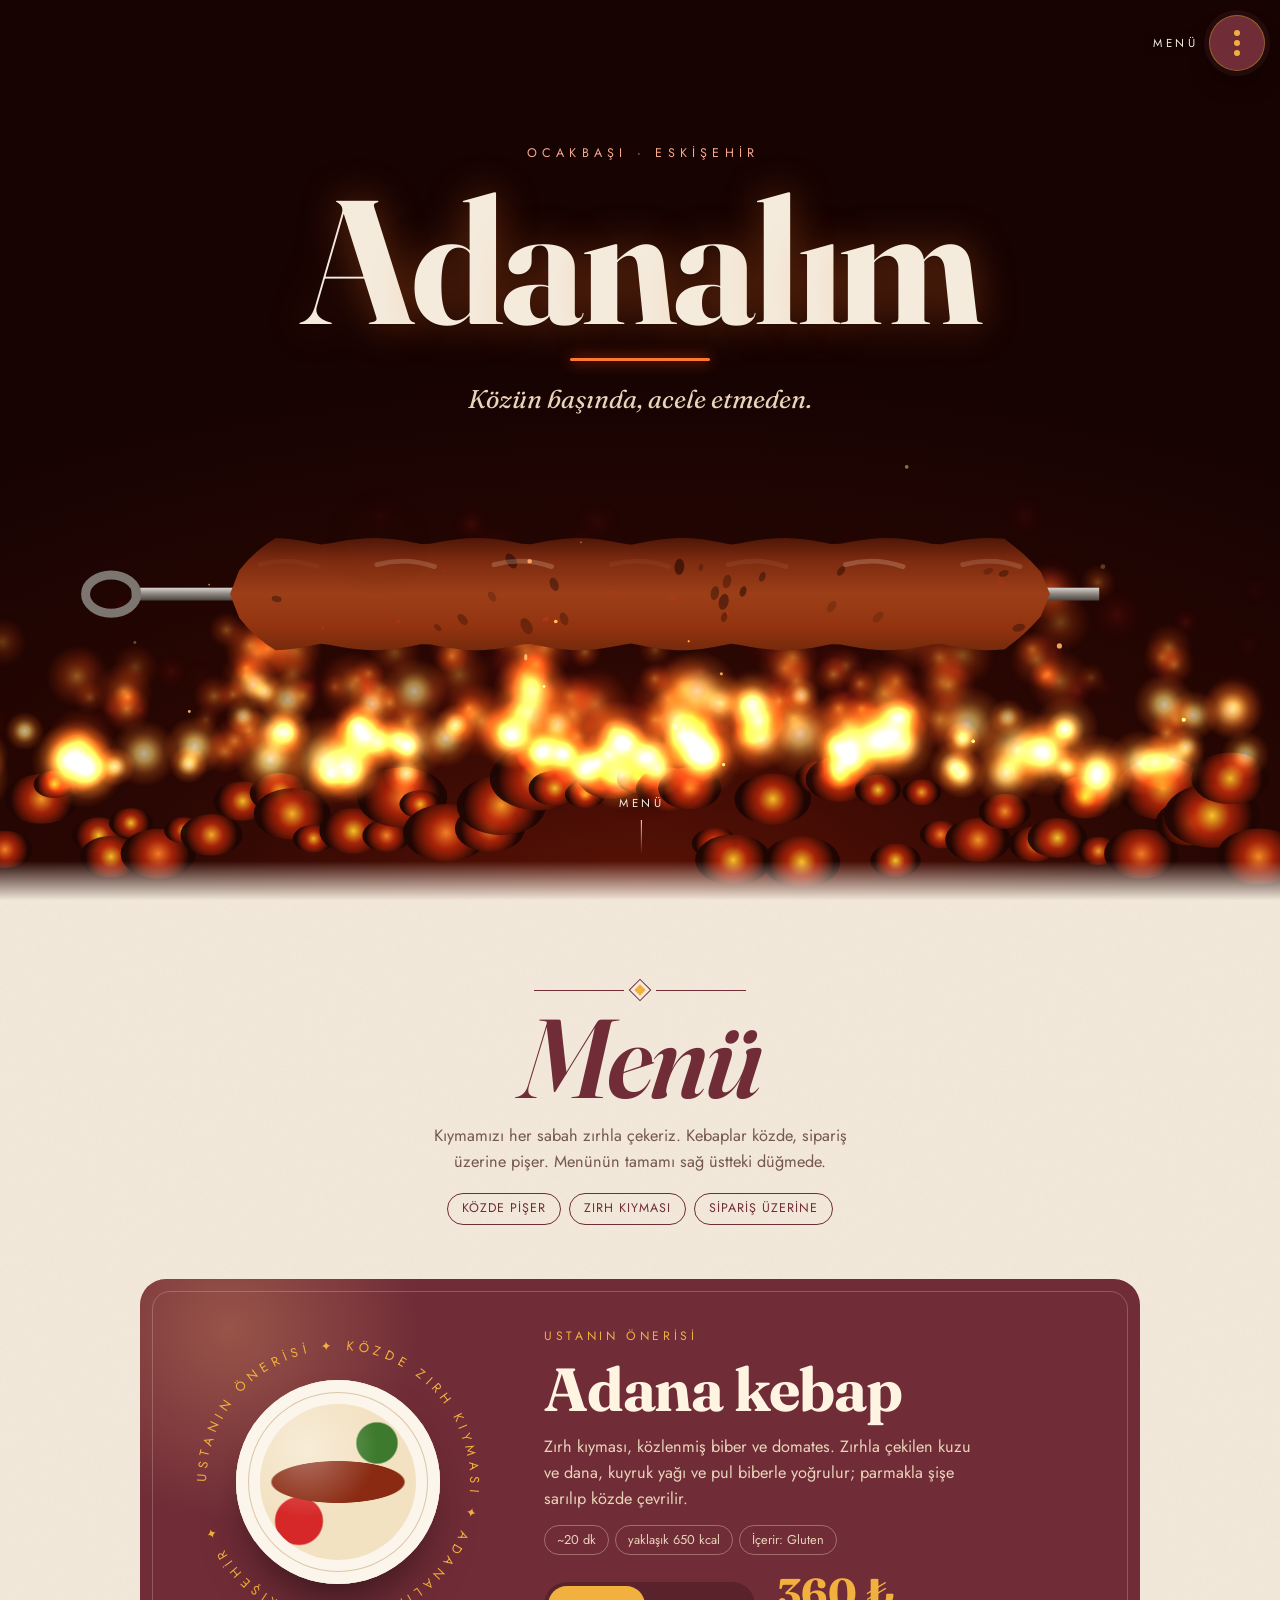
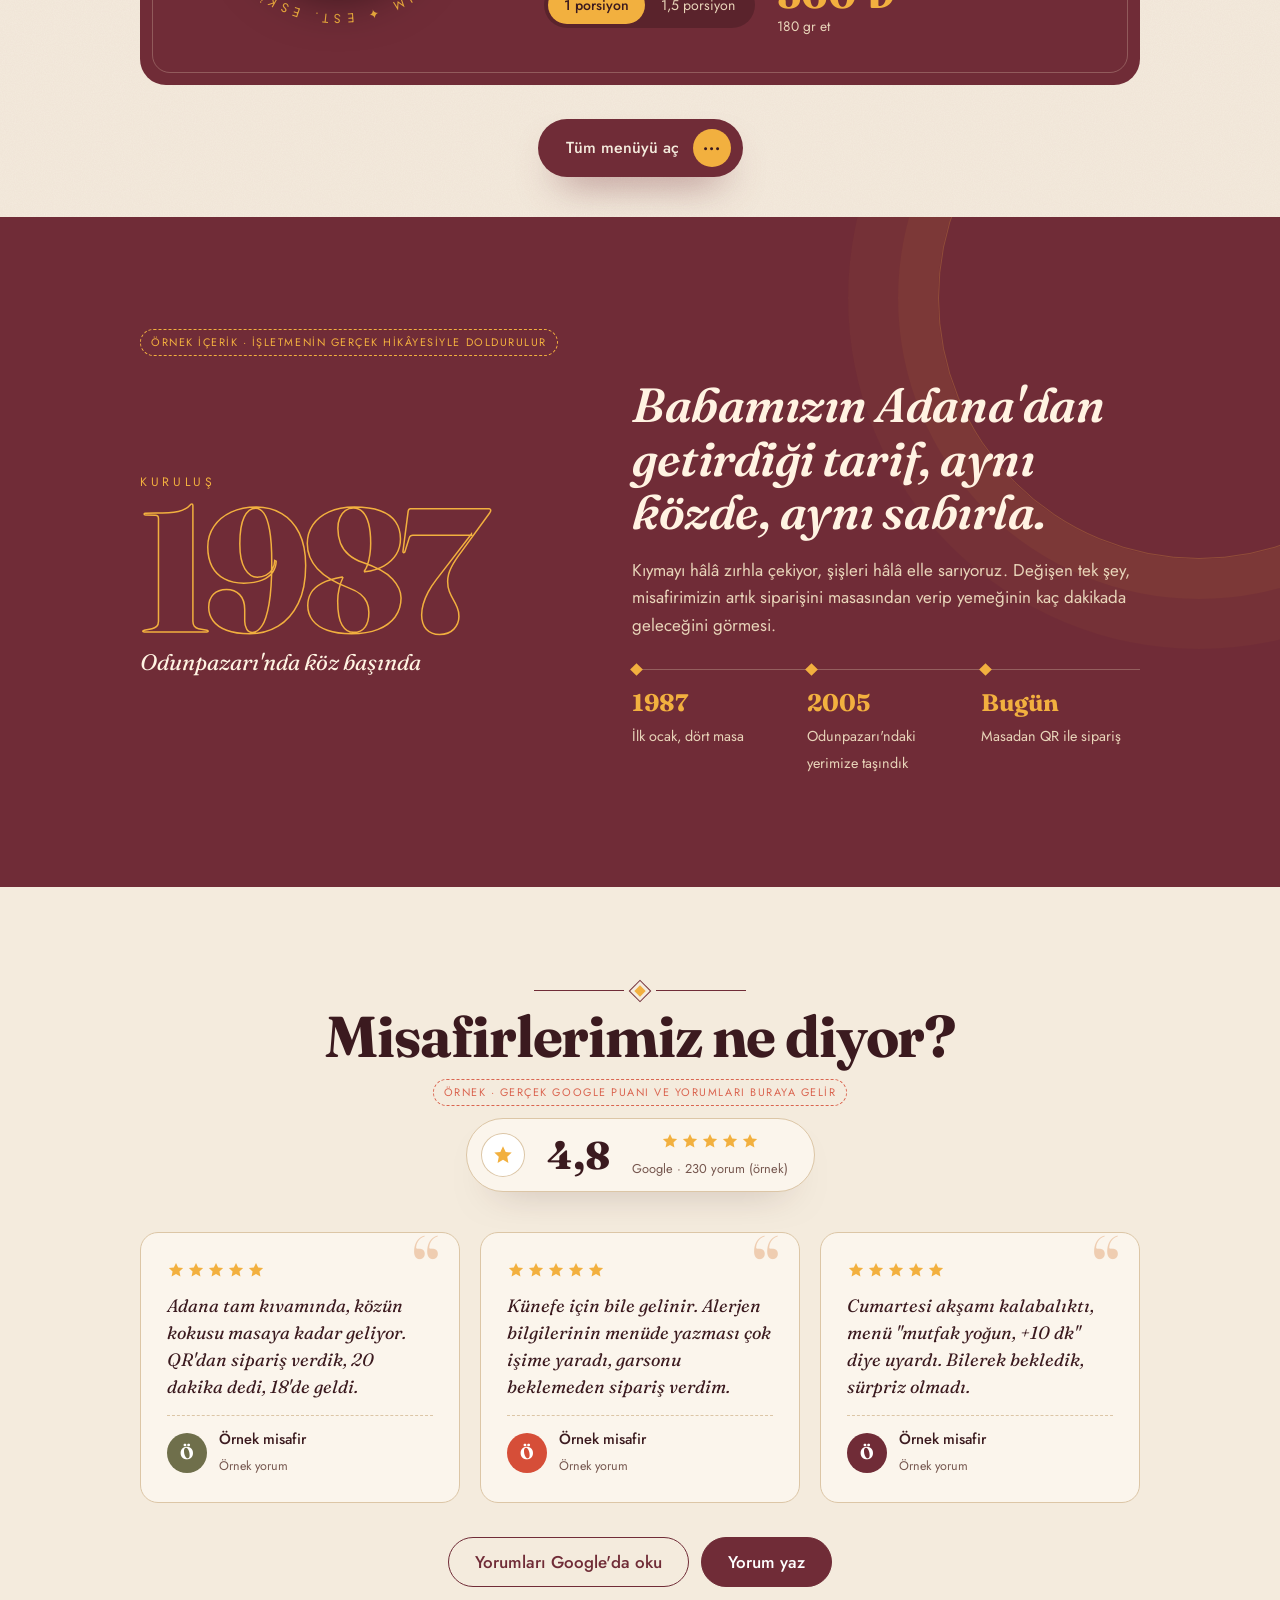
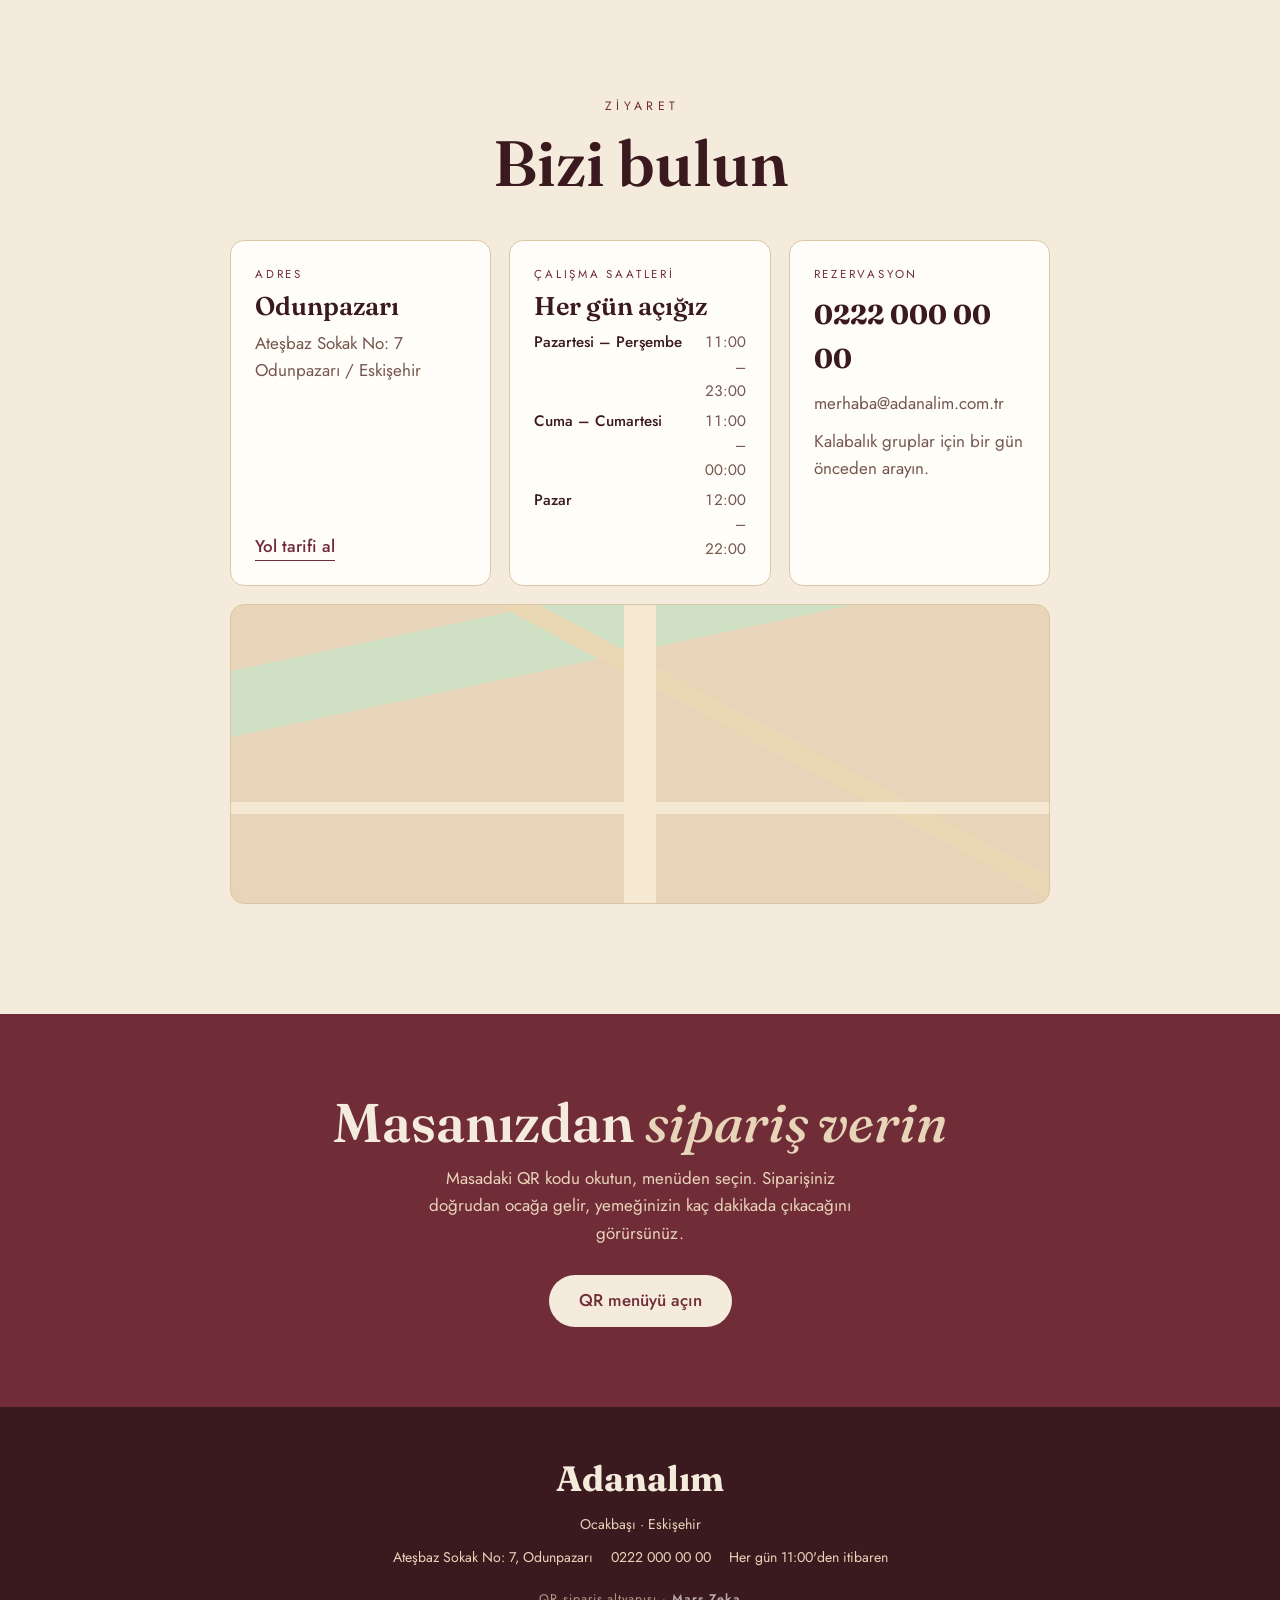
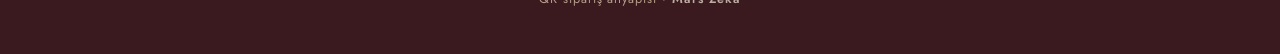
<file: adanalim/index.html>
<!doctype html>
<html lang="tr">
<head>
<meta charset="utf-8">
<meta name="viewport" content="width=device-width, initial-scale=1, viewport-fit=cover">
<meta name="theme-color" content="#160302">
<link rel="icon" href="../icon.svg" type="image/svg+xml">
<title>Adanalım</title>
<meta name="description" content="Adanalım ocakbaşı, Eskişehir. Menü: kebaplar, çorbalar, tatlılar ve içecekler.">
<link rel="preconnect" href="https://fonts.googleapis.com">
<link rel="preconnect" href="https://fonts.gstatic.com" crossorigin>
<link rel="stylesheet" href="https://fonts.googleapis.com/css2?family=Fraunces:ital,opsz,wght@0,9..144,400..900;1,9..144,400..700&family=Jost:wght@300;400;500&display=swap">
<style>
/* Yerleşim: tam ekran sade "Adanalım" girişi, kaydırınca menü krem zeminde tek kolon akar; başlık yapışkan üst şeride küçülür. */
:root{
  /* vintage palet: şeftali, zeytin, kum, domates, hardal, bordo */
  --cream:#F4EBDD; --paper:#FBF5EC; --sand:#E8D4B9; --peach:#E19E6A; --olive:#6F6F4B; --red:#D64E38; --mustard:#F2B03F; --wine:#702C37; --ink:#3B1A1F;
  --soft:#76574F; --line:#DCC6A6;
  --f-d:"Fraunces",Georgia,"Times New Roman",serif;
  --f-b:"Jost",ui-sans-serif,system-ui,-apple-system,"Segoe UI",sans-serif;
  color-scheme:light;
}
*{box-sizing:border-box}
html{scroll-behavior:smooth}
body{margin:0;background:var(--cream);color:var(--ink);font-family:var(--f-b);font-size:17px;line-height:1.6;font-weight:400}
a{color:inherit}
p{margin:0}
h1,h2,h3{margin:0;font-family:var(--f-d);font-weight:600;line-height:1.05;text-wrap:balance}
.wrap{max-width:860px;margin:0 auto;padding-left:max(20px,env(safe-area-inset-left,0px));padding-right:max(20px,env(safe-area-inset-right,0px))}
:focus-visible{outline:2px solid var(--red);outline-offset:3px}

/* ---------- giriş ekranı ---------- */
.intro{min-height:100svh;display:grid;place-items:start center;text-align:center;position:relative;padding-block:16svh 40px;overflow:hidden;background:radial-gradient(ellipse 90% 60% at 50% 100%,#5c1206 0,#2a0703 45%,#160302 100%);color:var(--cream)}
#fire{position:absolute;inset:0;width:100%;height:100%;display:block}
.intro-in{position:relative;z-index:2}
.intro::after{content:"";position:absolute;left:0;right:0;bottom:-1px;height:40px;background:linear-gradient(transparent,var(--cream));z-index:3;pointer-events:none}
.intro-in{display:flex;flex-direction:column;align-items:center;gap:18px;will-change:transform,opacity}
.intro .pre{font-size:.78rem;letter-spacing:.42em;text-transform:uppercase;color:#F7A98F;padding-left:.42em}
.logo{font-family:var(--f-d);font-weight:700;font-size:clamp(4.2rem,17vw,11rem);line-height:.9;letter-spacing:-.02em;color:var(--cream);display:flex;text-shadow:0 0 40px rgba(255,120,40,.35),0 2px 0 rgba(0,0,0,.3)}
.logo span{display:inline-block}
.ember{width:clamp(80px,14vw,140px);height:3px;background:#FF7A2E;box-shadow:0 0 14px #FF5A1E;border-radius:2px;transform-origin:center}
.intro .sub{font-family:var(--f-d);font-style:italic;font-size:clamp(1.25rem,2.6vw,1.6rem);color:var(--sand)}
.scroll-cue{position:absolute;left:50%;bottom:calc(46px + env(safe-area-inset-bottom,0px));transform:translateX(-50%);display:flex;flex-direction:column;align-items:center;gap:8px;font-size:.72rem;letter-spacing:.3em;text-transform:uppercase;color:var(--cream);text-shadow:0 1px 8px rgba(0,0,0,.8);text-decoration:none;padding-left:.3em;z-index:4}
.scroll-cue i{width:1px;height:34px;background:linear-gradient(var(--cream),transparent);display:block}

/* ---------- üst şerit ---------- */

/* ---------- menü ---------- */
.menu{padding-block:30px 40px;background-color:var(--cream);background-image:url("data:image/svg+xml,%3Csvg xmlns='http://www.w3.org/2000/svg' width='180' height='180'%3E%3Cfilter id='n'%3E%3CfeTurbulence type='fractalNoise' baseFrequency='.9' numOctaves='2' stitchTiles='stitch'/%3E%3CfeColorMatrix values='0 0 0 0 .44 0 0 0 0 .17 0 0 0 0 .2 0 0 0 .07 0'/%3E%3C/filter%3E%3Crect width='100%25' height='100%25' filter='url(%23n)'/%3E%3C/svg%3E")}
.menu .wrap{max-width:1040px}
.menu-head{text-align:center;padding-block:56px 10px;display:flex;flex-direction:column;align-items:center;gap:14px}
.orn{display:flex;align-items:center;gap:12px;color:var(--wine)}
.orn::before,.orn::after{content:"";width:clamp(40px,10vw,90px);height:1px;background:currentColor}
.orn i{width:8px;height:8px;background:var(--mustard);transform:rotate(45deg);box-shadow:0 0 0 3px var(--cream),0 0 0 4px var(--wine)}
.menu-head h2{font-family:var(--f-d);font-style:italic;font-weight:600;font-size:clamp(3.6rem,12vw,7rem);color:var(--wine);letter-spacing:-.03em;line-height:.9;font-variation-settings:"opsz" 144}
.menu-head p{color:var(--soft);max-width:46ch;font-size:1.02rem}
.badges{display:flex;flex-wrap:wrap;justify-content:center;gap:8px;margin-top:4px}
.badges span{border:1px solid var(--wine);color:var(--wine);border-radius:999px;padding:5px 14px;font-size:.78rem;letter-spacing:.08em;text-transform:uppercase}

/* imza tabak */
.sig{position:relative;margin:44px 0 34px;background:var(--wine);color:var(--sand);border-radius:26px;padding:clamp(26px,5vw,48px);display:grid;grid-template-columns:minmax(0,300px) minmax(0,1fr);gap:clamp(24px,5vw,56px);align-items:center;overflow:hidden;scroll-margin-top:90px}
.sig::before{content:"";position:absolute;width:420px;height:420px;border-radius:50%;left:-120px;top:-160px;background:radial-gradient(circle,rgba(225,158,106,.35),transparent 65%)}
.sig::after{content:"";position:absolute;inset:12px;border:1px solid rgba(232,212,185,.28);border-radius:18px;pointer-events:none}
.sig-art{position:relative;width:100%;max-width:300px;aspect-ratio:1;justify-self:center}
.sig-art svg.ring{position:absolute;inset:0;width:100%;height:100%;animation:spin 40s linear infinite}
.sig-art .plate{position:absolute;inset:16%;width:auto;height:auto;box-shadow:inset 0 0 0 12px var(--paper),inset 0 0 0 13px var(--line),0 30px 50px -20px rgba(0,0,0,.6)}
.sig-art .plate::before,.sig-art .plate::after{inset:24px}
@keyframes spin{to{transform:rotate(360deg)}}
.sig-txt{position:relative;display:flex;flex-direction:column;gap:12px;min-width:0}
.sig .kick{color:var(--mustard);font-size:.76rem;letter-spacing:.3em;text-transform:uppercase}
.sig h3{font-family:var(--f-d);font-size:clamp(2.6rem,6vw,3.8rem);font-weight:700;color:#FFF3E2;letter-spacing:-.02em}
.sig p{color:var(--sand);font-size:1.02rem;max-width:44ch}
.sig .chips{display:flex;flex-wrap:wrap;gap:6px}
.sig .chips span{border:1px solid rgba(232,212,185,.4);border-radius:999px;padding:4px 12px;font-size:.8rem}
.sig-buy{display:flex;flex-wrap:wrap;align-items:center;gap:16px 22px;margin-top:6px}
.por{display:inline-flex;background:rgba(0,0,0,.2);border-radius:999px;padding:4px}
.por button{font:inherit;font-size:.88rem;border:0;background:transparent;color:var(--sand);padding:8px 16px;border-radius:999px;cursor:pointer;transition:background .25s,color .25s}
.por button[aria-pressed="true"]{background:var(--mustard);color:var(--ink);font-weight:500}
.sig .price{font-family:var(--f-d);font-size:2.6rem;font-weight:700;color:var(--mustard);font-variant-numeric:tabular-nums;line-height:1}
.sig .amt{font-size:.86rem;color:var(--sand)}
@media (max-width:720px){.sig{grid-template-columns:1fr;text-align:left}.sig-art{max-width:240px}}

/* bölümler */
.chapter{padding-top:84px;scroll-margin-top:80px}
.ch-head{text-align:center;display:flex;flex-direction:column;align-items:center;gap:10px;margin-bottom:34px}
.ch-head .kick{font-family:var(--f-d);font-style:italic;font-size:1.2rem;color:var(--olive)}
.ch-head h3{font-family:var(--f-d);font-weight:700;font-size:clamp(2.3rem,6vw,3.4rem);letter-spacing:-.02em}
.frame{position:relative;background:var(--paper);border:1px solid var(--wine);border-radius:6px;padding:clamp(22px,4vw,40px) clamp(18px,4vw,44px);display:grid;grid-template-columns:repeat(2,minmax(0,1fr));gap:0 56px;box-shadow:0 30px 60px -40px rgba(59,26,31,.45)}
.frame::before{content:"";position:absolute;inset:7px;border:1px solid var(--line);border-radius:3px;pointer-events:none}
.frame::after{content:"";position:absolute;left:50%;top:-7px;width:13px;height:13px;background:var(--mustard);transform:translateX(-50%) rotate(45deg);box-shadow:0 0 0 4px var(--cream),0 0 0 5px var(--wine)}
.frame.one{grid-template-columns:minmax(0,1fr)}
@media (max-width:760px){.frame{grid-template-columns:minmax(0,1fr)}}
.item{position:relative;display:grid;grid-template-columns:62px minmax(0,1fr);gap:16px;align-items:start;padding-block:20px;border-bottom:1px dashed var(--line)}
.frame>.item:last-child,.frame>.item:nth-last-child(2):nth-child(odd){border-bottom:0}
@media (max-width:760px){.frame>.item:nth-last-child(2):nth-child(odd){border-bottom:1px dashed var(--line)}}
.plate{width:62px;height:62px;border-radius:50%;background:var(--paper);box-shadow:inset 0 0 0 5px var(--paper),inset 0 0 0 6px var(--line),0 10px 18px -10px rgba(59,26,31,.5);position:relative;overflow:hidden;transition:transform .6s cubic-bezier(.2,.7,.2,1)}
.plate::before{content:"";position:absolute;inset:11px;border-radius:50%;background:var(--food)}
.plate::after{content:"";position:absolute;inset:11px;border-radius:50%;background:radial-gradient(circle at 30% 28%,rgba(255,255,255,.35),transparent 45%)}
.item:hover .plate{transform:rotate(-18deg) scale(1.06)}
.i-top{display:flex;align-items:baseline;gap:8px}
.i-name{font-family:var(--f-d);font-size:1.32rem;font-weight:600;line-height:1.2;margin:0}
.lead{flex:1;min-width:14px;border-bottom:2px dotted var(--peach);transform:translateY(-5px);transform-origin:left}
.i-price{font-family:var(--f-d);font-weight:700;font-size:1.32rem;color:var(--wine);white-space:nowrap;font-variant-numeric:tabular-nums}
.i-desc{font-family:var(--f-d);font-style:italic;color:var(--soft);font-size:.98rem;margin-top:2px}
.i-meta{margin-top:7px;font-size:.72rem;letter-spacing:.08em;text-transform:uppercase;color:var(--olive);display:flex;flex-wrap:wrap;gap:2px 12px}
.i-alg{color:var(--red)}
.i-15{margin-top:6px;font-size:.86rem;color:var(--wine)}
.i-15 b{font-family:var(--f-d);font-weight:700}
.note{text-align:center;color:var(--soft);font-size:.86rem;padding-block:44px 10px}

/* ---------- alt bölüm ---------- */
.order{background:var(--wine);color:var(--cream);text-align:center;padding-block:80px;margin-top:40px}
.order h2{font-size:clamp(2.2rem,6vw,3.4rem);color:var(--cream)}
.order h2 em{font-style:italic;font-weight:500;color:var(--sand)}
.order p{color:var(--sand);margin:14px auto 28px;max-width:46ch}
.btn{display:inline-flex;align-items:center;justify-content:center;min-height:52px;padding:0 30px;border-radius:999px;background:var(--cream);color:var(--wine);font-weight:500;text-decoration:none;transition:transform .2s,background .2s}
.btn:hover{transform:translateY(-2px);background:#fff}
footer{background:var(--ink);color:var(--sand);text-align:center;padding-block:44px;font-size:.88rem}
footer .f-logo{font-family:var(--f-d);font-size:2.2rem;font-weight:700;color:var(--cream);display:block;margin-bottom:6px}


/* ---------- ziyaret ---------- */
.visit{padding-block:90px 70px;scroll-margin-top:70px}
.visit-head{text-align:center;display:flex;flex-direction:column;align-items:center;gap:12px;margin-bottom:44px}
.visit-head .pre{font-size:.76rem;letter-spacing:.36em;text-transform:uppercase;color:var(--wine);padding-left:.36em}
.visit-head h2{font-size:clamp(2.6rem,7vw,4rem)}
.v-grid{display:grid;grid-template-columns:repeat(3,minmax(0,1fr));gap:18px}
@media (max-width:760px){.v-grid{grid-template-columns:1fr}}
.v-card{background:#FFFDF8;border:1px solid var(--line);border-radius:14px;padding:24px;display:flex;flex-direction:column;gap:10px}
.v-card .lbl{font-size:.72rem;letter-spacing:.24em;text-transform:uppercase;color:var(--wine)}
.v-card h3{font-size:1.6rem}
.v-card p,.v-card dd{color:var(--soft);margin:0}
.v-card a.lnk{color:var(--wine);font-weight:500;text-decoration:none;border-bottom:1px solid currentColor;align-self:flex-start;margin-top:auto}
.v-card dl{margin:0;display:grid;grid-template-columns:auto 1fr;gap:6px 14px;font-size:.95rem}
.v-card dt{font-weight:500}.v-card dd{text-align:right;font-variant-numeric:tabular-nums}
.v-big{font-family:var(--f-d);font-size:1.7rem;font-weight:700;color:var(--ink);text-decoration:none;font-variant-numeric:tabular-nums}
.map{margin-top:18px;border-radius:14px;overflow:hidden;border:1px solid var(--line);height:300px;background:
 linear-gradient(90deg,transparent 48%,#F6E9D2 48% 52%,transparent 52%),
 linear-gradient(0deg,transparent 30%,#F6E9D2 30% 34%,transparent 34%),
 linear-gradient(28deg,transparent 60%,#EAD7B4 60% 63%,transparent 63%),
 linear-gradient(-12deg,transparent 72%,#CFE0C4 72% 86%,transparent 86%),var(--sand);position:relative}
.map iframe{width:100%;height:100%;border:0;display:block;filter:sepia(.25) saturate(.9)}
.pin{position:absolute;left:50%;top:44%;transform:translate(-50%,-100%);display:flex;flex-direction:column;align-items:center}
.pin b{background:var(--wine);color:#fff;font-weight:500;font-size:.85rem;padding:6px 12px;border-radius:999px;box-shadow:0 8px 18px -8px rgba(58,10,10,.6);white-space:nowrap}
.pin i{width:2px;height:16px;background:var(--wine)}
.pin::after{content:"";width:12px;height:12px;border-radius:50%;background:var(--red);box-shadow:0 0 0 6px rgba(214,40,40,.2)}
footer .f-row{display:flex;flex-wrap:wrap;justify-content:center;gap:6px 18px;margin-top:10px}
footer .f-credit{margin-top:22px;font-size:.78rem;letter-spacing:.08em;opacity:.7}footer .f-credit b{color:var(--cream);font-weight:600}



/* ---------- üç nokta düğmesi ---------- */
.dots{position:fixed;z-index:60;top:calc(16px + env(safe-area-inset-top,0px));right:max(16px,env(safe-area-inset-right,0px));display:flex;align-items:center;gap:12px;border:0;background:none;padding:0;cursor:pointer;color:var(--cream);font:inherit}
.dots em{font-style:normal;font-size:.72rem;letter-spacing:.3em;text-transform:uppercase;text-shadow:0 1px 8px rgba(0,0,0,.5);transition:color .4s,opacity .4s}
.dots.light em{color:var(--wine);text-shadow:none}
.dots .ring{position:relative;width:54px;height:54px;border-radius:50%;background:var(--wine);box-shadow:0 0 0 1px rgba(242,176,63,.55),0 0 0 6px rgba(112,44,55,.18),0 14px 30px -12px rgba(0,0,0,.6);display:grid;place-items:center;transition:transform .5s cubic-bezier(.2,.7,.2,1),background .4s}
.dots:hover .ring{transform:scale(1.07) rotate(90deg)}
.dots .ring span{position:absolute;left:50%;top:50%;width:6px;height:6px;margin:-3px 0 0 -3px;border-radius:3px;background:var(--mustard);transition:transform .55s cubic-bezier(.7,0,.2,1),width .55s cubic-bezier(.7,0,.2,1),margin .55s cubic-bezier(.7,0,.2,1),opacity .3s}
.dots .ring span:nth-child(1){transform:translateY(-10px)}
.dots .ring span:nth-child(3){transform:translateY(10px)}
.dots[aria-expanded="true"] .ring{background:var(--ink);transform:rotate(180deg)}
.dots[aria-expanded="true"] .ring span{width:24px;margin-left:-12px;height:2px;margin-top:-1px}
.dots[aria-expanded="true"] .ring span:nth-child(1){transform:rotate(45deg)}
.dots[aria-expanded="true"] .ring span:nth-child(2){opacity:0;transform:scale(0)}
.dots[aria-expanded="true"] .ring span:nth-child(3){transform:rotate(-45deg)}
.dots[aria-expanded="true"] em{opacity:0}
@media (max-width:480px){.dots em{display:none}}

/* ---------- yandan açılan menü ---------- */
.scrim{position:fixed;inset:0;z-index:45;background:rgba(40,12,16,.55);backdrop-filter:blur(5px);-webkit-backdrop-filter:blur(5px);opacity:0;pointer-events:none;transition:opacity .6s ease}
.scrim.on{opacity:1;pointer-events:auto}
.drawer{position:fixed;top:0;right:0;bottom:0;z-index:50;width:min(620px,100%);display:flex;flex-direction:column;background-color:var(--cream);background-image:inherit;box-shadow:-30px 0 80px -30px rgba(0,0,0,.6);visibility:hidden;clip-path:circle(0px at calc(100% - 43px) 43px);transition:clip-path .75s cubic-bezier(.7,0,.25,1),visibility 0s linear .75s}
.drawer.open{visibility:visible;clip-path:circle(160% at calc(100% - 43px) 43px);transition:clip-path .95s cubic-bezier(.7,0,.25,1),visibility 0s}
.drawer::before{content:"";position:absolute;left:0;top:0;bottom:0;width:6px;background:linear-gradient(var(--mustard),var(--red),var(--wine))}
.dr-head{padding:calc(26px + env(safe-area-inset-top,0px)) 96px 6px 30px;display:flex;flex-direction:column;gap:4px}
.dr-head .kick{font-size:.72rem;letter-spacing:.32em;text-transform:uppercase;color:var(--olive)}
.dr-head h2{font-family:var(--f-d);font-style:italic;font-weight:600;font-size:clamp(2.8rem,9vw,3.8rem);color:var(--wine);letter-spacing:-.03em;line-height:.95}
.dr-tabs{display:flex;gap:6px;overflow-x:auto;scrollbar-width:none;padding:14px 30px 14px;border-bottom:1px solid var(--line)}
.dr-tabs::-webkit-scrollbar{display:none}
.dr-tabs a{flex-shrink:0;text-decoration:none;font-size:.88rem;color:var(--soft);padding:8px 14px;border-radius:999px;border:1px solid var(--line);transition:color .25s,background .25s,border-color .25s}
.dr-tabs a.act{color:#fff;background:var(--wine);border-color:var(--wine)}
.dr-body{flex:1;overflow-y:auto;overscroll-behavior:contain;padding:0 30px calc(40px + env(safe-area-inset-bottom,0px));-webkit-overflow-scrolling:touch}
.drawer .chapter{padding-top:44px;scroll-margin-top:0}
.drawer .ch-head{margin-bottom:26px}
.drawer .ch-head .orn{display:none}
.drawer .ch-head h3{font-size:clamp(2rem,6vw,2.6rem)}
.drawer .frame{grid-template-columns:minmax(0,1fr);box-shadow:none}
.drawer .frame>.item:nth-last-child(2):nth-child(odd){border-bottom:1px dashed var(--line)}
.pick{display:inline-block;margin-left:6px;font-family:var(--f-b);font-size:.62rem;letter-spacing:.14em;text-transform:uppercase;background:var(--mustard);color:var(--ink);padding:3px 8px;border-radius:999px;vertical-align:4px}
.dr-links{display:flex;flex-wrap:wrap;gap:8px;justify-content:center;padding-top:30px;border-top:1px solid var(--line);margin-top:10px}
.dr-links a{text-decoration:none;color:var(--wine);font-size:.9rem;padding:8px 14px;border-radius:999px;border:1px solid var(--wine)}
.dr-links a:hover{background:var(--wine);color:#fff}
@media (max-width:480px){.dr-head{padding-left:22px}.dr-tabs{padding-inline:22px}.dr-body{padding-inline:18px}}
/* açılış sırası: başlık, sekmeler, bölümler sırayla süzülür */
.drawer .st{opacity:0;transform:translateX(40px);transition:opacity .35s,transform .35s}
.drawer.open .st{opacity:1;transform:none;transition:opacity .7s cubic-bezier(.2,.7,.2,1) var(--o,.4s),transform .9s cubic-bezier(.2,.7,.2,1) var(--o,.4s)}
.drawer .item .plate{transform:scale(.5) rotate(-70deg);transition:transform .3s}
.drawer.open .item .plate{transform:none;transition:transform 1.1s cubic-bezier(.2,.7,.2,1) calc(var(--o,.4s) + .1s)}
.drawer .item .lead{transform:translateY(-5px) scaleX(0);transition:transform .3s}
.drawer.open .item .lead{transform:translateY(-5px) scaleX(1);transition:transform 1s cubic-bezier(.6,0,.2,1) calc(var(--o,.4s) + .25s)}
.menu-cta{display:flex;justify-content:center;margin-top:8px}
.btn-menu{display:inline-flex;align-items:center;gap:14px;min-height:58px;padding:0 12px 0 28px;border-radius:999px;border:0;background:var(--wine);color:var(--cream);font:inherit;font-size:1rem;font-weight:500;cursor:pointer;box-shadow:0 20px 40px -20px rgba(112,44,55,.8);transition:transform .25s,background .25s}
.btn-menu:hover{transform:translateY(-2px);background:var(--ink)}
.btn-menu i{width:38px;height:38px;border-radius:50%;background:var(--mustard);display:grid;place-items:center;color:var(--ink);font-style:normal;font-weight:700;letter-spacing:1px}

/* ---------- örnek etiketi ---------- */
.sample{display:inline-flex;align-items:center;gap:6px;font-family:var(--f-b);font-size:.68rem;letter-spacing:.14em;text-transform:uppercase;padding:4px 10px;border-radius:999px;border:1px dashed currentColor;opacity:.85}

/* ---------- hikâye ---------- */
.story{background:var(--wine);color:var(--sand);padding-block:110px;position:relative;overflow:hidden;scroll-margin-top:60px}
.story::before{content:"";position:absolute;right:-180px;top:-180px;width:520px;height:520px;border-radius:50%;border:1px solid rgba(242,176,63,.25);box-shadow:0 0 0 40px rgba(242,176,63,.05),0 0 0 90px rgba(242,176,63,.03)}
.story .wrap{max-width:1040px;position:relative}
.st-grid{display:grid;grid-template-columns:minmax(0,.9fr) minmax(0,1.1fr);gap:clamp(32px,6vw,80px);align-items:center}
@media (max-width:820px){.st-grid{grid-template-columns:1fr}}
.est{display:flex;flex-direction:column;align-items:flex-start;gap:6px}
.est .kick{font-size:.76rem;letter-spacing:.3em;text-transform:uppercase;color:var(--mustard)}
.est .yr{font-family:var(--f-d);font-weight:800;font-size:clamp(6rem,18vw,11rem);line-height:.8;color:transparent;-webkit-text-stroke:1.5px var(--mustard);letter-spacing:-.04em;font-variant-numeric:lining-nums}
.est .since{font-family:var(--f-d);font-style:italic;font-size:1.4rem;color:#FFF3E2}
.story h2{font-family:var(--f-d);font-weight:600;font-style:italic;font-size:clamp(2rem,4.6vw,3rem);color:#FFF3E2;line-height:1.12;letter-spacing:-.01em}
.story p.body{margin-top:18px;color:var(--sand);max-width:52ch}
.tl{list-style:none;margin:30px 0 0;padding:0;display:grid;grid-template-columns:repeat(3,minmax(0,1fr));gap:16px;border-top:1px solid rgba(232,212,185,.3)}
@media (max-width:520px){.tl{grid-template-columns:1fr}}
.tl li{padding-top:14px;position:relative}
.tl li::before{content:"";position:absolute;top:-5px;left:0;width:9px;height:9px;background:var(--mustard);transform:rotate(45deg)}
.tl b{display:block;font-family:var(--f-d);font-size:1.5rem;color:var(--mustard);font-weight:700}
.tl span{font-size:.9rem;color:var(--sand)}
.story .sample{color:var(--mustard);margin-bottom:22px}

/* ---------- yorumlar ---------- */
.reviews{padding-block:100px 20px;scroll-margin-top:60px}
.reviews .wrap{max-width:1040px}
.rv-head{display:flex;flex-direction:column;align-items:center;text-align:center;gap:12px;margin-bottom:40px}
.rv-head h2{font-family:var(--f-d);font-weight:700;font-size:clamp(2.4rem,6vw,3.6rem);letter-spacing:-.02em}
.rv-head .sample{color:var(--red)}
.score{display:flex;align-items:center;gap:22px;flex-wrap:wrap;justify-content:center;background:var(--paper);border:1px solid var(--line);border-radius:999px;padding:12px 26px 12px 14px;box-shadow:0 20px 40px -30px rgba(59,26,31,.5)}
.g{width:44px;height:44px;border-radius:50%;background:#fff;display:grid;place-items:center;box-shadow:inset 0 0 0 1px var(--line)}
.score .num{font-family:var(--f-d);font-weight:800;font-size:2.4rem;line-height:1;color:var(--ink)}
.score small{display:block;font-size:.8rem;color:var(--soft)}
.stars{display:inline-flex;gap:2px;color:var(--mustard)}
.stars svg{width:18px;height:18px}
.r-grid{display:grid;grid-template-columns:repeat(3,minmax(0,1fr));gap:20px}
@media (max-width:860px){.r-grid{grid-template-columns:1fr}}
.r-card{position:relative;background:var(--paper);border:1px solid var(--line);border-radius:18px;padding:28px 26px 24px;display:flex;flex-direction:column;gap:14px}
.r-card::before{content:"\201C";position:absolute;right:18px;top:-6px;font-family:var(--f-d);font-size:6rem;line-height:1;color:var(--peach);opacity:.45}
.r-card p{font-family:var(--f-d);font-style:italic;font-size:1.12rem;line-height:1.5;color:var(--ink)}
.r-who{display:flex;align-items:center;gap:12px;margin-top:auto;padding-top:12px;border-top:1px dashed var(--line)}
.r-av{width:40px;height:40px;border-radius:50%;display:grid;place-items:center;font-family:var(--f-d);font-weight:700;color:#fff;background:var(--olive)}
.r-who b{display:block;font-weight:500;font-size:.92rem}.r-who small{color:var(--soft);font-size:.78rem}
.r-acts{display:flex;flex-wrap:wrap;gap:12px;justify-content:center;margin-top:34px}
.btn-o{display:inline-flex;align-items:center;justify-content:center;min-height:50px;padding:0 26px;border-radius:999px;border:1.5px solid var(--wine);color:var(--wine);text-decoration:none;font-weight:500;transition:background .2s,color .2s}
.btn-o:hover{background:var(--wine);color:#fff}
.btn-o.fill{background:var(--wine);color:#fff}.btn-o.fill:hover{background:var(--ink)}
.js .r-card.rv .stars svg{transform:scale(0);transition:transform .5s cubic-bezier(.3,1.6,.5,1)}
.js .r-card.rv.in .stars svg{transform:none}

/* ---------- geçişler (yalnızca JS ve hareket açıkken) ---------- */
.js .logo span{opacity:0;transform:translateY(.4em) rotate(4deg);animation:rise .9s cubic-bezier(.2,.7,.2,1) forwards;animation-delay:calc(1.3s + var(--i) * .06s)}
.js .ember{transform:scaleX(0);animation:draw .9s 1.9s cubic-bezier(.6,0,.2,1) forwards}
.js .intro .pre,.js .intro .sub,.js .scroll-cue{opacity:0;animation:fade 1s 2.1s forwards}
.js .scroll-cue i{animation:drip 2.2s 1.8s ease-in-out infinite}
@keyframes rise{to{opacity:1;transform:none}}
@keyframes draw{to{transform:scaleX(1)}}
@keyframes fade{to{opacity:1}}
@keyframes drip{0%{transform:scaleY(0);transform-origin:top}45%{transform:scaleY(1);transform-origin:top}55%{transform:scaleY(1);transform-origin:bottom}100%{transform:scaleY(0);transform-origin:bottom}}
.js .rv{opacity:0;transform:translateY(28px);transition:opacity .8s cubic-bezier(.2,.7,.2,1),transform .8s cubic-bezier(.2,.7,.2,1);transition-delay:var(--d,0s)}
.js .rv.in{opacity:1;transform:none}
.js .item.rv .plate{transform:scale(.5) rotate(-60deg);transition:transform 1s cubic-bezier(.2,.7,.2,1) calc(var(--d,0s) + .1s)}
.js .item.rv.in .plate{transform:none}
.js .item.rv.in:hover .plate{transform:rotate(-18deg) scale(1.06)}
.js .item.rv .lead{transform:translateY(-5px) scaleX(0);transition:transform 1.1s cubic-bezier(.6,0,.2,1) calc(var(--d,0s) + .35s)}
.js .item.rv.in .lead{transform:translateY(-5px) scaleX(1)}
.js .sig.rv .sig-art{transform:scale(.85) rotate(-25deg);opacity:0;transition:transform 1.2s cubic-bezier(.2,.7,.2,1) .15s,opacity 1s .15s}
.js .sig.rv.in .sig-art{transform:none;opacity:1}
.js .frame.rv{transform:translateY(40px)}
@media (prefers-reduced-motion:reduce){
  html{scroll-behavior:auto}
  .js .logo span,.js .ember,.js .intro .pre,.js .intro .sub,.js .scroll-cue{animation:none;opacity:1;transform:none}
  .js .scroll-cue i{animation:none}
  .js .rv,.js .rv .plate,.js .rv .lead,.js .sig.rv .sig-art,.js .r-card.rv .stars svg{opacity:1;transform:none;transition:none}
  .sig-art svg.ring{animation:none}
  .drawer,.drawer *,.scrim,.dots span{transition:none!important}
}
</style>
</head>
<body>
<button class="dots" id="dots" aria-label="Menüyü aç" aria-expanded="false" aria-controls="drawer"><em>Menü</em><span class="ring"><span></span><span></span><span></span></span></button>
<div class="scrim" id="scrim"></div>
<aside class="drawer" id="drawer" role="dialog" aria-modal="true" aria-label="Menü" inert>
  <div class="dr-head st" style="--o:.35s"><span class="kick">Adanalım · Ocakbaşı</span><h2>Menü</h2></div>
  <nav class="dr-tabs st" id="tabs" style="--o:.45s" aria-label="Kategoriler"></nav>
  <div class="dr-body" id="drBody">
    <div id="cats"></div>
    <p class="note">Fiyatlarımıza KDV dahildir. Kalori değerleri yaklaşıktır. Alerjiniz varsa lütfen garsonumuza söyleyin.</p>
    <div class="dr-links"><a href="#hikaye" data-go>Hikâyemiz</a><a href="#yorumlar" data-go>Yorumlar</a><a href="#ziyaret" data-go>Ziyaret</a></div>
  </div>
</aside>

<section class="intro" id="top">
  <canvas id="fire" aria-hidden="true"></canvas>
  <div class="intro-in" id="introIn">
    <span class="pre">Ocakbaşı · Eskişehir</span>
    <h1 class="logo" id="logo" aria-label="Adanalım">Adanalım</h1>
    <span class="ember" aria-hidden="true"></span>
    <p class="sub">Közün başında, acele etmeden.</p>
  </div>
  <a class="scroll-cue" href="#menu">Menü<i></i></a>
</section>

<main class="menu" id="menu">
  <div class="wrap">
    <div class="menu-head rv">
      <span class="orn" aria-hidden="true"><i></i></span>
      <h2>Menü</h2>
      <p>Kıymamızı her sabah zırhla çekeriz. Kebaplar közde, sipariş üzerine pişer. Menünün tamamı sağ üstteki düğmede.</p>
      <div class="badges"><span>Közde pişer</span><span>Zırh kıyması</span><span>Sipariş üzerine</span></div>
    </div>
    <div id="sig"></div>
    <div class="menu-cta rv"><button class="btn-menu" data-open>Tüm menüyü aç <i aria-hidden="true">···</i></button></div>
  </div>
</main>



<section class="story" id="hikaye">
  <div class="wrap">
    <span class="sample rv">Örnek içerik · işletmenin gerçek hikâyesiyle doldurulur</span>
    <div class="st-grid">
      <div class="est rv"><span class="kick">Kuruluş</span><span class="yr">1987</span><span class="since">Odunpazarı'nda köz başında</span></div>
      <div class="rv" style="--d:.1s">
        <h2>Babamızın Adana'dan getirdiği tarif, aynı közde, aynı sabırla.</h2>
        <p class="body">Kıymayı hâlâ zırhla çekiyor, şişleri hâlâ elle sarıyoruz. Değişen tek şey, misafirimizin artık siparişini masasından verip yemeğinin kaç dakikada geleceğini görmesi.</p>
        <ol class="tl">
          <li><b>1987</b><span>İlk ocak, dört masa</span></li>
          <li><b>2005</b><span>Odunpazarı'ndaki yerimize taşındık</span></li>
          <li><b>Bugün</b><span>Masadan QR ile sipariş</span></li>
        </ol>
      </div>
    </div>
  </div>
</section>

<section class="reviews" id="yorumlar">
  <div class="wrap">
    <div class="rv-head rv">
      <span class="orn" aria-hidden="true"><i></i></span>
      <h2>Misafirlerimiz ne diyor?</h2>
      <span class="sample">Örnek · gerçek Google puanı ve yorumları buraya gelir</span>
      <div class="score"><span class="g"><svg width="22" height="22" viewBox="0 0 24 24" fill="var(--mustard)" aria-hidden="true"><path d="M12 2.5l2.9 6.1 6.6.8-4.9 4.6 1.3 6.6L12 17.3 6.1 20.6l1.3-6.6L2.5 9.4l6.6-.8z"/></svg></span><span class="num">4,8</span><span><span class="stars" aria-label="5 üzerinden 5 yıldız"><svg style="transition-delay:0.00s" viewBox="0 0 24 24" fill="currentColor" aria-hidden="true"><path d="M12 2.5l2.9 6.1 6.6.8-4.9 4.6 1.3 6.6L12 17.3 6.1 20.6l1.3-6.6L2.5 9.4l6.6-.8z"/></svg><svg style="transition-delay:0.08s" viewBox="0 0 24 24" fill="currentColor" aria-hidden="true"><path d="M12 2.5l2.9 6.1 6.6.8-4.9 4.6 1.3 6.6L12 17.3 6.1 20.6l1.3-6.6L2.5 9.4l6.6-.8z"/></svg><svg style="transition-delay:0.16s" viewBox="0 0 24 24" fill="currentColor" aria-hidden="true"><path d="M12 2.5l2.9 6.1 6.6.8-4.9 4.6 1.3 6.6L12 17.3 6.1 20.6l1.3-6.6L2.5 9.4l6.6-.8z"/></svg><svg style="transition-delay:0.24s" viewBox="0 0 24 24" fill="currentColor" aria-hidden="true"><path d="M12 2.5l2.9 6.1 6.6.8-4.9 4.6 1.3 6.6L12 17.3 6.1 20.6l1.3-6.6L2.5 9.4l6.6-.8z"/></svg><svg style="transition-delay:0.32s" viewBox="0 0 24 24" fill="currentColor" aria-hidden="true"><path d="M12 2.5l2.9 6.1 6.6.8-4.9 4.6 1.3 6.6L12 17.3 6.1 20.6l1.3-6.6L2.5 9.4l6.6-.8z"/></svg></span><small>Google · 230 yorum (örnek)</small></span></div>
    </div>
    <div class="r-grid">
      <article class="r-card rv"><span class="stars" aria-label="5 üzerinden 5 yıldız"><svg style="transition-delay:0.20s" viewBox="0 0 24 24" fill="currentColor" aria-hidden="true"><path d="M12 2.5l2.9 6.1 6.6.8-4.9 4.6 1.3 6.6L12 17.3 6.1 20.6l1.3-6.6L2.5 9.4l6.6-.8z"/></svg><svg style="transition-delay:0.28s" viewBox="0 0 24 24" fill="currentColor" aria-hidden="true"><path d="M12 2.5l2.9 6.1 6.6.8-4.9 4.6 1.3 6.6L12 17.3 6.1 20.6l1.3-6.6L2.5 9.4l6.6-.8z"/></svg><svg style="transition-delay:0.36s" viewBox="0 0 24 24" fill="currentColor" aria-hidden="true"><path d="M12 2.5l2.9 6.1 6.6.8-4.9 4.6 1.3 6.6L12 17.3 6.1 20.6l1.3-6.6L2.5 9.4l6.6-.8z"/></svg><svg style="transition-delay:0.44s" viewBox="0 0 24 24" fill="currentColor" aria-hidden="true"><path d="M12 2.5l2.9 6.1 6.6.8-4.9 4.6 1.3 6.6L12 17.3 6.1 20.6l1.3-6.6L2.5 9.4l6.6-.8z"/></svg><svg style="transition-delay:0.52s" viewBox="0 0 24 24" fill="currentColor" aria-hidden="true"><path d="M12 2.5l2.9 6.1 6.6.8-4.9 4.6 1.3 6.6L12 17.3 6.1 20.6l1.3-6.6L2.5 9.4l6.6-.8z"/></svg></span><p>Adana tam kıvamında, közün kokusu masaya kadar geliyor. QR'dan sipariş verdik, 20 dakika dedi, 18'de geldi.</p><div class="r-who"><span class="r-av">Ö</span><span><b>Örnek misafir</b><small>Örnek yorum</small></span></div></article>
      <article class="r-card rv" style="--d:.1s"><span class="stars" aria-label="5 üzerinden 5 yıldız"><svg style="transition-delay:0.30s" viewBox="0 0 24 24" fill="currentColor" aria-hidden="true"><path d="M12 2.5l2.9 6.1 6.6.8-4.9 4.6 1.3 6.6L12 17.3 6.1 20.6l1.3-6.6L2.5 9.4l6.6-.8z"/></svg><svg style="transition-delay:0.38s" viewBox="0 0 24 24" fill="currentColor" aria-hidden="true"><path d="M12 2.5l2.9 6.1 6.6.8-4.9 4.6 1.3 6.6L12 17.3 6.1 20.6l1.3-6.6L2.5 9.4l6.6-.8z"/></svg><svg style="transition-delay:0.46s" viewBox="0 0 24 24" fill="currentColor" aria-hidden="true"><path d="M12 2.5l2.9 6.1 6.6.8-4.9 4.6 1.3 6.6L12 17.3 6.1 20.6l1.3-6.6L2.5 9.4l6.6-.8z"/></svg><svg style="transition-delay:0.54s" viewBox="0 0 24 24" fill="currentColor" aria-hidden="true"><path d="M12 2.5l2.9 6.1 6.6.8-4.9 4.6 1.3 6.6L12 17.3 6.1 20.6l1.3-6.6L2.5 9.4l6.6-.8z"/></svg><svg style="transition-delay:0.62s" viewBox="0 0 24 24" fill="currentColor" aria-hidden="true"><path d="M12 2.5l2.9 6.1 6.6.8-4.9 4.6 1.3 6.6L12 17.3 6.1 20.6l1.3-6.6L2.5 9.4l6.6-.8z"/></svg></span><p>Künefe için bile gelinir. Alerjen bilgilerinin menüde yazması çok işime yaradı, garsonu beklemeden sipariş verdim.</p><div class="r-who"><span class="r-av" style="background:var(--red)">Ö</span><span><b>Örnek misafir</b><small>Örnek yorum</small></span></div></article>
      <article class="r-card rv" style="--d:.2s"><span class="stars" aria-label="5 üzerinden 5 yıldız"><svg style="transition-delay:0.40s" viewBox="0 0 24 24" fill="currentColor" aria-hidden="true"><path d="M12 2.5l2.9 6.1 6.6.8-4.9 4.6 1.3 6.6L12 17.3 6.1 20.6l1.3-6.6L2.5 9.4l6.6-.8z"/></svg><svg style="transition-delay:0.48s" viewBox="0 0 24 24" fill="currentColor" aria-hidden="true"><path d="M12 2.5l2.9 6.1 6.6.8-4.9 4.6 1.3 6.6L12 17.3 6.1 20.6l1.3-6.6L2.5 9.4l6.6-.8z"/></svg><svg style="transition-delay:0.56s" viewBox="0 0 24 24" fill="currentColor" aria-hidden="true"><path d="M12 2.5l2.9 6.1 6.6.8-4.9 4.6 1.3 6.6L12 17.3 6.1 20.6l1.3-6.6L2.5 9.4l6.6-.8z"/></svg><svg style="transition-delay:0.64s" viewBox="0 0 24 24" fill="currentColor" aria-hidden="true"><path d="M12 2.5l2.9 6.1 6.6.8-4.9 4.6 1.3 6.6L12 17.3 6.1 20.6l1.3-6.6L2.5 9.4l6.6-.8z"/></svg><svg style="transition-delay:0.72s" viewBox="0 0 24 24" fill="currentColor" aria-hidden="true"><path d="M12 2.5l2.9 6.1 6.6.8-4.9 4.6 1.3 6.6L12 17.3 6.1 20.6l1.3-6.6L2.5 9.4l6.6-.8z"/></svg></span><p>Cumartesi akşamı kalabalıktı, menü "mutfak yoğun, +10 dk" diye uyardı. Bilerek bekledik, sürpriz olmadı.</p><div class="r-who"><span class="r-av" style="background:var(--wine)">Ö</span><span><b>Örnek misafir</b><small>Örnek yorum</small></span></div></article>
    </div>
    <div class="r-acts rv"><a class="btn-o" href="https://www.google.com/maps/search/?api=1&query=Odunpazar%C4%B1+Eski%C5%9Fehir+restoran" target="_blank" rel="noopener">Yorumları Google'da oku</a><a class="btn-o fill" href="https://www.google.com/maps/search/?api=1&query=Odunpazar%C4%B1+Eski%C5%9Fehir+restoran" target="_blank" rel="noopener">Yorum yaz</a></div>
  </div>
</section>
<section class="visit" id="ziyaret">
  <div class="wrap">
    <div class="visit-head rv"><span class="pre">Ziyaret</span><h2>Bizi bulun</h2></div>
    <div class="v-grid">
      <div class="v-card rv"><span class="lbl">Adres</span><h3>Odunpazarı</h3><p>Ateşbaz Sokak No: 7<br>Odunpazarı / Eskişehir</p><a class="lnk" href="https://www.google.com/maps/search/?api=1&query=Odunpazar%C4%B1+Eski%C5%9Fehir" target="_blank" rel="noopener">Yol tarifi al</a></div>
      <div class="v-card rv" style="--d:.08s"><span class="lbl">Çalışma saatleri</span><h3>Her gün açığız</h3><dl><dt>Pazartesi – Perşembe</dt><dd>11:00 – 23:00</dd><dt>Cuma – Cumartesi</dt><dd>11:00 – 00:00</dd><dt>Pazar</dt><dd>12:00 – 22:00</dd></dl></div>
      <div class="v-card rv" style="--d:.16s"><span class="lbl">Rezervasyon</span><a class="v-big" href="tel:+902220000000">0222 000 00 00</a><p>merhaba@adanalim.com.tr</p><p>Kalabalık gruplar için bir gün önceden arayın.</p></div>
    </div>
    <div class="map rv" id="map"><iframe title="Adanalım konumu" loading="lazy" src="https://www.openstreetmap.org/export/embed.html?bbox=30.5190%2C39.7600%2C30.5330%2C39.7675&amp;layer=mapnik&amp;marker=39.7637%2C30.5258"></iframe></div>
  </div>
</section>
<section class="order">
  <div class="wrap rv">
    <h2>Masanızdan <em>sipariş verin</em></h2>
    <p>Masadaki QR kodu okutun, menüden seçin. Siparişiniz doğrudan ocağa gelir, yemeğinizin kaç dakikada çıkacağını görürsünüz.</p>
    <a class="btn" href="https://demirciege349.github.io/mars-zeka/" target="_blank" rel="noopener">QR menüyü açın</a>
  </div>
</section>

<footer>
  <span class="f-logo">Adanalım</span>
  Ocakbaşı · Eskişehir
  <div class="f-row"><span>Ateşbaz Sokak No: 7, Odunpazarı</span><span>0222 000 00 00</span><span>Her gün 11:00'den itibaren</span></div>
  <div class="f-row f-credit"><span>QR sipariş altyapısı · <b>Mars Zeka</b></span></div>
</footer>

<script>
(function(){
  "use strict";
  var reduce = window.matchMedia && matchMedia("(prefers-reduced-motion: reduce)").matches;
  if ("IntersectionObserver" in window) document.documentElement.classList.add("js");

  /* Menü (fiyat, süre, porsiyon, kalori). food: tabağın içindeki renk. */
  var MENU = [
    { cat: "Başlangıçlar", note: "sıcak", items: [
      { n: "Mercimek çorbası", d: "Limon ve kırmızı biberli tereyağı ile", p: 95, m: 8, a: "300 ml", k: 230, food: "radial-gradient(circle at 60% 60%,#E8902E,#C4561C)" },
      { n: "Çibörek", d: "İnce hamur, kıymalı iç, kızgın yağda", p: 120, m: 12, a: "1 adet, 70 gr kıyma", k: 380, food: "linear-gradient(135deg,#F0C377,#C98A3A)" }
    ]},
    { cat: "Kebaplar", note: "közde", items: [
      { n: "Adana kebap", d: "Zırh kıyması, közlenmiş biber ve domates", p: 360, p15: 520, m: 20, a: "180 gr et", a15: "270 gr et", k: 650, food: "radial-gradient(ellipse 70% 22% at 50% 50%,#8A2A12 60%,transparent 62%),radial-gradient(circle at 75% 25%,#3E7A2E 0 12%,transparent 13%),radial-gradient(circle at 25% 75%,#D62828 0 14%,transparent 15%),#F3E2C2" },
      { n: "Balaban kebap", d: "Közde köfte, tereyağlı ekmek, yoğurt", p: 340, p15: 490, m: 18, a: "200 gr köfte", a15: "300 gr köfte", k: 700, food: "radial-gradient(circle at 35% 40%,#7A2611 0 16%,transparent 17%),radial-gradient(circle at 62% 55%,#7A2611 0 16%,transparent 17%),radial-gradient(circle at 50% 50%,#FFFDF8 0 40%,#E9C690 41%)" },
      { n: "Tavuk şiş", d: "Marine edilmiş but, lavaş, sumaklı soğan", p: 290, p15: 420, m: 16, a: "200 gr tavuk", a15: "300 gr tavuk", k: 480, food: "repeating-linear-gradient(90deg,#D9892F 0 14px,#B8661E 14px 18px),#D9892F" },
      { n: "Kuzu şiş", d: "Kuzu kuşbaşı, közlenmiş sebze", p: 420, m: 22, a: "180 gr kuzu eti", k: 620, food: "repeating-linear-gradient(90deg,#6E1F0E 0 13px,#A6411F 13px 16px),#6E1F0E" }
    ]},
    { cat: "Tatlılar", note: "Eskişehir'den", items: [
      { n: "Künefe", d: "Antep fıstıklı, sıcak servis", p: 180, m: 14, a: "180 gr", k: 520, food: "radial-gradient(circle at 50% 50%,#7FA34A 0 12%,transparent 13%),repeating-radial-gradient(circle,#E3A13A 0 3px,#C97F1E 3px 5px)" },
      { n: "Met helvası", d: "Eskişehir'e özgü, tahinli", p: 110, m: 5, a: "100 gr", k: 290, food: "repeating-linear-gradient(45deg,#F6EAD2 0 6px,#E8D3AC 6px 9px)" }
    ]},
    { cat: "İçecekler", note: "soğuk ve sıcak", items: [
      { n: "Ayran", d: "Yayık, köpüklü", p: 45, m: 2, a: "300 ml", k: 110, food: "radial-gradient(circle at 40% 40%,#FFFFFF,#F1EADB)" },
      { n: "Şalgam", d: "Acılı ya da acısız", p: 50, m: 2, a: "330 ml", k: 25, food: "radial-gradient(circle at 40% 40%,#B0245A,#5E0C2B)" },
      { n: "Türk kahvesi", d: "Lokumuyla", p: 80, m: 7, a: "1 fincan", k: 10, food: "radial-gradient(circle at 50% 50%,#3B2316 0 55%,#C9A27A 56%)" }
    ]}
  ];

  var fmt = function(n){ return n.toLocaleString("tr-TR") + " ₺"; };
  var esc = function(s){ return String(s).replace(/[&<>"]/g, function(c){ return { "&": "&amp;", "<": "&lt;", ">": "&gt;", '"': "&quot;" }[c]; }); };
  var slug = function(s){ return s.toLowerCase().replace(/ç/g,"c").replace(/ğ/g,"g").replace(/ı/g,"i").replace(/ö/g,"o").replace(/ş/g,"s").replace(/ü/g,"u").replace(/[^a-z0-9]+/g,"-"); };

  /* logo harfleri */
  var logo = document.getElementById("logo");
  logo.innerHTML = Array.prototype.map.call("Adanalım", function(ch, i){ return '<span aria-hidden="true" style="--i:' + i + '">' + ch + '</span>'; }).join("");

  /* menüyü çiz */
  var ALG = { "Mercimek çorbası": "Süt, kereviz", "Çibörek": "Gluten", "Adana kebap": "Gluten", "Balaban kebap": "Gluten, süt", "Tavuk şiş": "Gluten, süt", "Künefe": "Gluten, süt, fıstık", "Met helvası": "Gluten, susam", "Ayran": "Süt" };
  var SIG = "Adana kebap", sigItem = null;
  MENU.forEach(function(c){ c.items.forEach(function(it){ if (it.n === SIG) sigItem = it; }); });

  /* imza tabak: dönen yazı halkası + porsiyon seçimi */
  (function(){
    var it = sigItem; if (!it) return;
    var ring = '<svg class="ring" viewBox="0 0 300 300" aria-hidden="true"><defs><path id="rp" d="M150,150 m-132,0 a132,132 0 1,1 264,0 a132,132 0 1,1 -264,0"/></defs>' +
      '<text font-family="Jost, sans-serif" font-size="13" letter-spacing="5.2" fill="#F2B03F"><textPath href="#rp">USTANIN ÖNERİSİ ✦ KÖZDE ZIRH KIYMASI ✦ ADANALIM ✦ EST. ESKİŞEHİR ✦ </textPath></text></svg>';
    document.getElementById("sig").innerHTML = '<article class="sig rv" aria-label="Ustanın önerisi"><div class="sig-art">' + ring + '<span class="plate" style="--food:' + it.food + '" aria-hidden="true"></span></div>' +
      '<div class="sig-txt"><span class="kick">Ustanın önerisi</span><h3>' + esc(it.n) + '</h3><p>' + esc(it.d) + '. Zırhla çekilen kuzu ve dana, kuyruk yağı ve pul biberle yoğrulur; parmakla şişe sarılıp közde çevrilir.</p>' +
      '<div class="chips"><span>~' + it.m + ' dk</span><span id="sigKcal">yaklaşık ' + it.k + ' kcal</span><span>İçerir: ' + esc(ALG[it.n] || "-") + '</span></div>' +
      '<div class="sig-buy"><div class="por" role="group" aria-label="Porsiyon"><button aria-pressed="true" data-p="1">1 porsiyon</button><button aria-pressed="false" data-p="15">1,5 porsiyon</button></div>' +
      '<div><div class="price" id="sigPrice">' + fmt(it.p) + '</div><div class="amt" id="sigAmt">' + esc(it.a) + '</div></div></div></div></article>';
    document.querySelector(".sig .por").addEventListener("click", function(e){
      var b = e.target.closest("button"); if (!b) return; var big = b.getAttribute("data-p") === "15";
      this.querySelectorAll("button").forEach(function(x){ x.setAttribute("aria-pressed", String(x === b)); });
      document.getElementById("sigPrice").textContent = fmt(big ? it.p15 : it.p);
      document.getElementById("sigAmt").textContent = big ? it.a15 : it.a;
      document.getElementById("sigKcal").textContent = "yaklaşık " + Math.round(it.k * (big ? 1.5 : 1)) + " kcal";
    });
  })();

  document.getElementById("cats").innerHTML = MENU.map(function(c){
    var items = c.items;
    return '<section class="chapter" id="' + slug(c.cat) + '"><div class="ch-head st"><span class="kick">' + esc(c.note) + '</span><h3>' + esc(c.cat) + '</h3><span class="orn" aria-hidden="true"><i></i></span></div>' +
      '<div class="frame st' + (items.length < 2 ? ' one' : '') + '">' + items.map(function(it, i){
        return '<article class="item"><span class="plate" style="--food:' + it.food + '" aria-hidden="true"></span><div>' +
          '<div class="i-top"><h4 class="i-name">' + esc(it.n) + (it === sigItem ? '<span class="pick">Ustanın önerisi</span>' : '') + '</h4><span class="lead" aria-hidden="true"></span><span class="i-price">' + fmt(it.p) + '</span></div>' +
          '<p class="i-desc">' + esc(it.d) + '</p>' +
          '<div class="i-meta"><span>' + esc(it.a) + '</span><span>~' + it.m + ' dk</span><span>' + it.k + ' kcal</span>' + (ALG[it.n] ? '<span class="i-alg">' + esc(ALG[it.n]) + '</span>' : '') + '</div>' +
          (it.p15 ? '<div class="i-15">1,5 porsiyon · ' + esc(it.a15) + ' · ' + Math.round(it.k * 1.5) + ' kcal · <b>' + fmt(it.p15) + '</b></div>' : '') + '</div></article>';
      }).join("") + '</div></section>';
  }).join("");
  document.getElementById("tabs").innerHTML = MENU.map(function(c){ return '<a href="#' + slug(c.cat) + '">' + esc(c.cat) + '</a>'; }).join("");

  /* yandan açılan menü */
  var dots = document.getElementById("dots"), drawer = document.getElementById("drawer"), scrim = document.getElementById("scrim"), drBody = document.getElementById("drBody");
  var dTabs = drawer.querySelectorAll("#tabs a"), chapters = drawer.querySelectorAll(".chapter");
  /* bölüm başlıkları ve çerçeveler sırayla gelsin */
  drawer.querySelectorAll("#cats .st").forEach(function(el, i){ el.style.setProperty("--o", Math.min(.55 + i * .08, 1.1).toFixed(2) + "s"); });
  var lastFocus = null;
  function setOpen(on){
    drawer.classList.toggle("open", on); scrim.classList.toggle("on", on);
    dots.setAttribute("aria-expanded", String(on)); dots.setAttribute("aria-label", on ? "Menüyü kapat" : "Menüyü aç");
    if (on) { drawer.removeAttribute("inert"); lastFocus = document.activeElement; document.documentElement.style.overflow = "hidden"; drBody.scrollTop = 0; markTab(); }
    else { drawer.setAttribute("inert", ""); document.documentElement.style.overflow = ""; if (lastFocus && lastFocus.focus) lastFocus.focus(); }
  }
  dots.addEventListener("click", function(){ setOpen(!drawer.classList.contains("open")); });
  scrim.addEventListener("click", function(){ setOpen(false); });
  document.addEventListener("keydown", function(e){ if (e.key === "Escape" && drawer.classList.contains("open")) setOpen(false); });
  document.querySelectorAll("[data-open]").forEach(function(b){ b.addEventListener("click", function(){ setOpen(true); }); });
  drawer.querySelector("#tabs").addEventListener("click", function(e){
    var a = e.target.closest("a"); if (!a) return; e.preventDefault();
    var sec = drawer.querySelector(a.getAttribute("href"));
    if (sec) drBody.scrollTo({ top: sec.offsetTop - drBody.offsetTop - 6, behavior: reduce ? "auto" : "smooth" });
  });
  drawer.querySelectorAll("[data-go]").forEach(function(a){ a.addEventListener("click", function(e){
    e.preventDefault(); var id = a.getAttribute("href"); setOpen(false);
    setTimeout(function(){ var t = document.querySelector(id); if (t) t.scrollIntoView({ behavior: reduce ? "auto" : "smooth" }); }, reduce ? 0 : 450);
  }); });
  function markTab(){
    var cur = chapters[0] && chapters[0].id, top = drBody.getBoundingClientRect().top;
    chapters.forEach(function(c){ if (c.getBoundingClientRect().top - top < 90) cur = c.id; });
    dTabs.forEach(function(a){ var on = a.getAttribute("href") === "#" + cur; a.classList.toggle("act", on);
      if (on) { var bar = a.parentNode; if (a.offsetLeft < bar.scrollLeft || a.offsetLeft + a.offsetWidth > bar.scrollLeft + bar.clientWidth) bar.scrollTo({ left: a.offsetLeft - 30, behavior: "smooth" }); } });
  }
  drBody.addEventListener("scroll", function(){ requestAnimationFrame(markTab); }, { passive: true });

  /* görünür olunca beliren öğeler */
  var rv = document.querySelectorAll(".rv");
  if ("IntersectionObserver" in window && !reduce) {
    var io = new IntersectionObserver(function(es){ es.forEach(function(e){ if (e.isIntersecting) { e.target.classList.add("in"); io.unobserve(e.target); } }); }, { rootMargin: "0px 0px -8% 0px", threshold: 0.05 });
    rv.forEach(function(el){ io.observe(el); });
  } else rv.forEach(function(el){ el.classList.add("in"); });

  /* kaydırınca: giriş yazısı küçülüp söner; açık zeminde düğme yazısı koyulaşır */
  var intro = document.getElementById("introIn"), ticking = false;
  function onScroll(){
    var y = window.pageYOffset, h = window.innerHeight;
    if (!reduce) { var t = Math.min(1, y / (h * 0.7)); intro.style.transform = "translateY(" + (y * 0.35) + "px) scale(" + (1 - t * 0.18) + ")"; intro.style.opacity = String(1 - t); }
    dots.classList.toggle("light", y > h * 0.85);
    ticking = false;
  }
  window.addEventListener("scroll", function(){ if (!ticking) { ticking = true; requestAnimationFrame(onScroll); } }, { passive: true });
  onScroll();
})();

/* ---------- giriş: köz, alev ve şişte Adana ---------- */
(function(){
  "use strict";
  var cv = document.getElementById("fire"); if (!cv || !cv.getContext) return;
  var ctx = cv.getContext("2d"), W = 0, H = 0, DPR = 1, t0 = performance.now(), last = t0, running = true;
  var reduce = window.matchMedia && matchMedia("(prefers-reduced-motion: reduce)").matches;
  var parts = [], embers = [], drips = [], smoke = [], coals = [], spots = [], grooves = [];
  var rnd = (function(seed){ return function(){ seed = (seed * 16807) % 2147483647; return (seed - 1) / 2147483646; }; })(7);

  function sprite(stops){
    var c = document.createElement("canvas"); c.width = c.height = 64; var g = c.getContext("2d");
    var r = g.createRadialGradient(32, 32, 0, 32, 32, 32); stops.forEach(function(s){ r.addColorStop(s[0], s[1]); });
    g.fillStyle = r; g.fillRect(0, 0, 64, 64); return c;
  }
  var SP = [
    sprite([[0,"rgba(255,250,210,1)"],[.25,"rgba(255,214,110,.9)"],[.6,"rgba(255,140,40,.35)"],[1,"rgba(255,90,20,0)"]]),
    sprite([[0,"rgba(255,170,60,.9)"],[.4,"rgba(240,90,20,.5)"],[1,"rgba(200,40,10,0)"]]),
    sprite([[0,"rgba(214,40,40,.55)"],[.5,"rgba(157,2,8,.25)"],[1,"rgba(90,0,0,0)"]])
  ];
  var SMOKE = sprite([[0,"rgba(120,100,95,.5)"],[1,"rgba(60,50,50,0)"]]);

  function geo(){
    var kL = Math.min(W * 0.86, 820), kH = kL * (W < 600 ? .15 : .12);
    return { kL: kL, kH: kH, kx: W / 2, ky: H * 0.66, coalY: H * 0.86, s: Math.max(.55, Math.min(1.3, W / 1100)) };
  }
  function resize(){
    DPR = Math.min(2, window.devicePixelRatio || 1);
    W = cv.clientWidth; H = cv.clientHeight; cv.width = W * DPR; cv.height = H * DPR; ctx.setTransform(DPR, 0, 0, DPR, 0, 0);
    var g = geo(); coals = []; var n = Math.round(W / 26);
    for (var i = 0; i < n; i++) coals.push({ x: (i + rnd() * .8) / n * W, y: g.coalY + rnd() * H * 0.1, r: 16 + rnd() * 26, ph: rnd() * 6.28, sp: .6 + rnd() * 1.6 });
    spots = []; for (var j = 0; j < 30; j++) spots.push({ u: .03 + rnd() * .94, v: .15 + rnd() * .7, r: .03 + rnd() * .06, a: .2 + rnd() * .35 });
    grooves = []; var gn = Math.round(g.kL / (g.kH * 0.95)); for (var k = 1; k < gn; k++) grooves.push(k / gn + (rnd() - .5) * .02);
  }

  function spawnFlame(g, x, boost){
    var life = .5 + rnd() * .8;
    parts.push({ x: x, y: g.coalY + rnd() * 18, vx: (rnd() - .5) * 30, vy: -(H * (.18 + rnd() * .2)) * (boost || 1), life: life, age: 0, size: (34 + rnd() * 50) * g.s * (boost || 1) });
  }
  function meatEdge(g, u, top){
    /* üst ve alt kenar: parmakla bastırılmış Adana sırtları */
    var gr = Math.abs(Math.sin(u * grooves.length * Math.PI + .3));
    var bulge = (top ? -1 : 1) * g.kH * (0.5 + 0.07 * gr);
    var end = Math.min(1, Math.min(u, 1 - u) * 18); /* uçları yuvarla */
    return g.ky + bulge * Math.sqrt(end);
  }
  function kebabPath(g, x0, L){
    ctx.beginPath();
    var N = 90; for (var i = 0; i <= N; i++) { var u = i / N; ctx.lineTo(x0 + u * L, meatEdge(g, u, true)); }
    for (var j = N; j >= 0; j--) { var w = j / N; ctx.lineTo(x0 + w * L, meatEdge(g, w, false)); }
    ctx.closePath();
  }
  function drawKebab(g, t, slide){
    var L = g.kL, x0 = g.kx - L / 2 + slide, top = g.ky - g.kH / 2, bob = Math.sin(t * 1.3) * 1.5;
    ctx.save(); ctx.translate(0, bob);
    /* şiş */
    var sx0 = x0 - L * .12, sx1 = x0 + L * 1.06, sh = Math.max(4, g.kH * .13);
    var sg = ctx.createLinearGradient(0, g.ky - sh / 2, 0, g.ky + sh / 2); sg.addColorStop(0, "#d9d4cf"); sg.addColorStop(.5, "#8b847e"); sg.addColorStop(1, "#4a4440");
    ctx.fillStyle = sg; ctx.fillRect(sx0, g.ky - sh / 2, sx1 - sx0, sh);
    ctx.beginPath(); ctx.ellipse(sx0 - sh * 1.6, g.ky, sh * 2, sh * 1.5, 0, 0, 6.283); ctx.lineWidth = sh * .7; ctx.strokeStyle = "#7d7670"; ctx.stroke();
    /* et */
    kebabPath(g, x0, L);
    var mg = ctx.createLinearGradient(0, top - g.kH * .1, 0, top + g.kH * 1.1);
    mg.addColorStop(0, "#4a1406"); mg.addColorStop(.22, "#7e2b10"); mg.addColorStop(.5, "#9c3f18"); mg.addColorStop(.78, "#6a210b"); mg.addColorStop(1, "#2a0a03");
    ctx.fillStyle = mg; ctx.fill();
    ctx.save(); ctx.clip();
    /* parmak izleri */
    grooves.forEach(function(u){
      var x = x0 + u * L; var gg = ctx.createLinearGradient(x - g.kH * .35, 0, x + g.kH * .35, 0);
      gg.addColorStop(0, "rgba(30,6,2,0)"); gg.addColorStop(.45, "rgba(30,6,2,.55)"); gg.addColorStop(.55, "rgba(255,160,90,.18)"); gg.addColorStop(1, "rgba(30,6,2,0)");
      ctx.fillStyle = gg; ctx.save(); ctx.translate(x, g.ky); ctx.transform(1, 0, -.35, 1, 0, 0); ctx.fillRect(-g.kH * .35, -g.kH, g.kH * .7, g.kH * 2); ctx.restore();
    });
    /* közde kararan yerler ve pul biber */
    spots.forEach(function(p, i){
      ctx.fillStyle = i % 4 === 0 ? "rgba(214,40,40," + (p.a * .7) + ")" : "rgba(20,4,1," + p.a + ")";
      ctx.beginPath(); ctx.ellipse(x0 + p.u * L, top + p.v * g.kH, g.kH * p.r * (i % 4 === 0 ? .35 : 1), g.kH * p.r * .6, p.u * 3, 0, 6.283); ctx.fill();
    });
    /* alttan közün ışığı */
    var flick = .55 + .2 * Math.sin(t * 9) + .1 * Math.sin(t * 23);
    var lg = ctx.createLinearGradient(0, g.ky, 0, g.ky + g.kH * .6); lg.addColorStop(0, "rgba(255,120,30,0)"); lg.addColorStop(1, "rgba(255,110,30," + (.45 * flick) + ")");
    ctx.globalCompositeOperation = "lighter"; ctx.fillStyle = lg; ctx.fillRect(x0, g.ky, L, g.kH);
    /* yağ parlaması */
    ctx.globalCompositeOperation = "source-over";
    for (var h = 0; h < 7; h++) {
      var hx = x0 + ((h + .5) / 7) * L, ha = .12 + .1 * Math.sin(t * 2.2 + h * 1.7);
      ctx.strokeStyle = "rgba(255,236,210," + ha + ")"; ctx.lineWidth = Math.max(1.5, g.kH * .05); ctx.lineCap = "round";
      ctx.beginPath(); ctx.moveTo(hx - L * .035, top + g.kH * .2); ctx.quadraticCurveTo(hx, top + g.kH * .12, hx + L * .035, top + g.kH * .22); ctx.stroke();
    }
    ctx.restore(); ctx.restore();
    return { x0: x0, L: L };
  }

  function frame(now){
    if (!running) return;
    var dt = Math.min(.05, (now - last) / 1000); last = now; var t = (now - t0) / 1000, g = geo();
    var heat = reduce ? 1 : Math.min(1, t / 1.4);
    ctx.clearRect(0, 0, W, H);
    /* kor yatağı */
    ctx.globalCompositeOperation = "source-over";
    coals.forEach(function(c){
      var b = .55 + .45 * Math.sin(t * c.sp + c.ph);
      var r = ctx.createRadialGradient(c.x, c.y, 0, c.x, c.y, c.r);
      r.addColorStop(0, "rgba(255," + Math.round(120 + 90 * b * heat) + ",40," + (.95 * heat) + ")"); r.addColorStop(.45, "rgba(190,40,10," + (.8 * heat) + ")"); r.addColorStop(1, "rgba(30,6,3,.95)");
      ctx.fillStyle = r; ctx.beginPath(); ctx.ellipse(c.x, c.y, c.r * 1.2, c.r * .8, 0, 0, 6.283); ctx.fill();
    });
    /* alevler */
    if (!reduce) {
      var rate = Math.round(Math.max(40, W / 18) * heat);
      for (var i = 0; i < rate * dt * 6; i++) { var cx = W / 2 + (rnd() + rnd() + rnd() - 1.5) * W * .55; spawnFlame(g, cx); }
      if (rnd() < dt * 14 * heat) embers.push({ x: W / 2 + (rnd() - .5) * W * .9, y: g.coalY, vx: (rnd() - .5) * 40, vy: -(80 + rnd() * 160), life: 1.5 + rnd() * 2.5, age: 0, r: .8 + rnd() * 1.8 });
    }
    ctx.globalCompositeOperation = "lighter";
    for (var p = parts.length - 1; p >= 0; p--) {
      var q = parts[p]; q.age += dt; if (q.age > q.life) { parts.splice(p, 1); continue; }
      var f = q.age / q.life; q.x += (q.vx + Math.sin(t * 3 + q.y * .02) * 18) * dt; q.y += q.vy * dt * (1 - f * .4);
      var sz = q.size * (1 - f * .6), spr = SP[f < .3 ? 0 : f < .65 ? 1 : 2];
      ctx.globalAlpha = (1 - f) * .9 * heat; ctx.drawImage(spr, q.x - sz / 2, q.y - sz / 2, sz, sz);
    }
    ctx.globalAlpha = 1;
    /* şişte Adana: sağdan kaydırılarak ızgaraya konur */
    var slideT = reduce ? 1 : Math.min(1, Math.max(0, (t - .4) / 1.1)), ease = 1 - Math.pow(1 - slideT, 3);
    ctx.globalCompositeOperation = "source-over";
    var k = drawKebab(g, t, (1 - ease) * W);
    /* damlayan yağ, köze düşünce alev parlar */
    if (!reduce && slideT >= 1 && rnd() < dt * 2.2) drips.push({ x: k.x0 + (.08 + rnd() * .84) * k.L, y: g.ky + g.kH * .45, vy: 0 });
    for (var d = drips.length - 1; d >= 0; d--) {
      var dr = drips[d]; dr.vy += 900 * dt; dr.y += dr.vy * dt;
      ctx.fillStyle = "rgba(255,200,120,.85)"; ctx.beginPath(); ctx.ellipse(dr.x, dr.y, 1.6, 3.2, 0, 0, 6.283); ctx.fill();
      if (dr.y > g.coalY) { drips.splice(d, 1); for (var b2 = 0; b2 < 7; b2++) spawnFlame(g, dr.x + (rnd() - .5) * 40, 1.35); }
    }
    /* kıvılcımlar */
    ctx.globalCompositeOperation = "lighter";
    for (var e = embers.length - 1; e >= 0; e--) {
      var m = embers[e]; m.age += dt; if (m.age > m.life || m.y < -10) { embers.splice(e, 1); continue; }
      m.x += (m.vx + Math.sin(t * 2 + m.age * 4) * 30) * dt; m.y += m.vy * dt;
      ctx.globalAlpha = 1 - m.age / m.life; ctx.fillStyle = "#FFC46B"; ctx.beginPath(); ctx.arc(m.x, m.y, m.r, 0, 6.283); ctx.fill();
    }
    ctx.globalAlpha = 1;
    /* tütsü dumanı */
    ctx.globalCompositeOperation = "source-over";
    if (!reduce && slideT >= 1 && rnd() < dt * 3) smoke.push({ x: k.x0 + rnd() * k.L, y: g.ky - g.kH * .4, age: 0, life: 3 + rnd() * 2, s: 60 + rnd() * 80 });
    for (var sm = smoke.length - 1; sm >= 0; sm--) {
      var o = smoke[sm]; o.age += dt; if (o.age > o.life) { smoke.splice(sm, 1); continue; }
      var ff = o.age / o.life; o.y -= 40 * dt; o.x += Math.sin(o.age * 1.3) * 12 * dt;
      ctx.globalAlpha = Math.sin(ff * Math.PI) * .18; var ss = o.s * (1 + ff * 1.5); ctx.drawImage(SMOKE, o.x - ss / 2, o.y - ss / 2, ss, ss);
    }
    ctx.globalAlpha = 1;
    if (!reduce) requestAnimationFrame(frame);
  }
  resize(); window.addEventListener("resize", resize);
  if (reduce) { frame(t0 + 3000); return; }
  /* ekrandan çıkınca dur, dönünce devam et */
  if ("IntersectionObserver" in window) new IntersectionObserver(function(es){ var vis = es[0].isIntersecting; if (vis && !running) { running = true; last = performance.now(); requestAnimationFrame(frame); } else if (!vis) running = false; }).observe(cv);
  requestAnimationFrame(frame);
})();
</script>
</body>
</html>
</file>
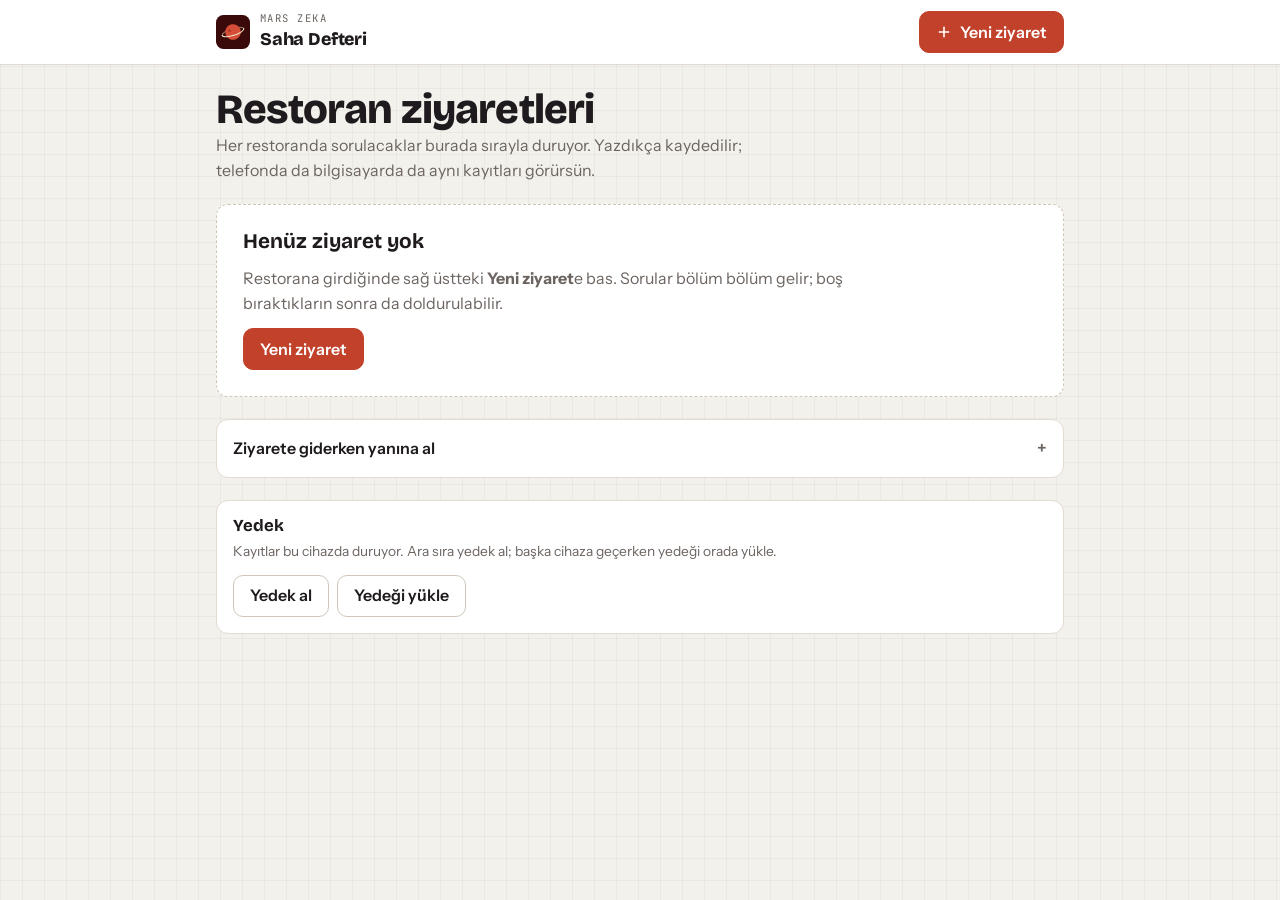
<file: saha/index.html>
<!doctype html>
<html lang="tr">
<head>
<meta charset="utf-8">
<meta name="viewport" content="width=device-width,initial-scale=1,viewport-fit=cover">
<meta name="theme-color" content="#3A0A0A">
<meta name="apple-mobile-web-app-capable" content="yes">
<meta name="mobile-web-app-capable" content="yes">
<meta name="apple-mobile-web-app-title" content="Saha Defteri">
<link rel="manifest" href="manifest.webmanifest">
<link rel="icon" href="icon.svg" type="image/svg+xml">
<link rel="apple-touch-icon" href="icon-180.png">
<style>:root{color-scheme:light;box-sizing:border-box;padding-top:env(safe-area-inset-top,0px);padding-bottom:env(safe-area-inset-bottom,0px)}body{margin:0}img{max-width:100%}[hidden]{display:none!important}</style>
<script src="local-store.js"></script>
</head>
<body>
<title>Mars Zeka Saha Defteri</title>
<meta name="claude:viewport-fit-sides" content="cover">
<link rel="preconnect" href="https://fonts.googleapis.com">
<link rel="preconnect" href="https://fonts.gstatic.com" crossorigin>
<link rel="stylesheet" href="https://fonts.googleapis.com/css2?family=Bricolage+Grotesque:opsz,wght@12..96,500;12..96,700;12..96,800&family=Instrument+Sans:wght@400;500;600&family=JetBrains+Mono:wght@500&display=swap">
<style>
/* Yerleşim: saha not defteri — kareli kağıt zemin, üstte yapışkan şerit; liste görünümü (özet + kartlar) ve tek ziyaretin soru formu (bölüm bölüm, yazdıkça kaydedilir). */
:root{
  --bg:#F3F1EC; --grid:rgba(30,26,29,.045); --surface:#FFFFFF; --ink:#1E1A1D; --muted:#6B6460; --line:#E1DBD1; --line-2:#CFC6B8;
  --mars:#C2412A; --mars-ink:#FFFFFF; --mars-soft:#F7E2DC; --plum:#3A1F2E;
  --ok:#2F6B45; --ok-soft:#E1EFE5; --warn:#9A6211; --warn-soft:#F8EBD3; --bad:#A3311F; --bad-soft:#F7DEDA; --idle:#5C6170; --idle-soft:#E7E8EC;
  --f-d:"Bricolage Grotesque","Avenir Next","Segoe UI",system-ui,sans-serif;
  --f-b:"Instrument Sans",system-ui,-apple-system,"Segoe UI",sans-serif;
  --f-m:"JetBrains Mono",ui-monospace,"SFMono-Regular",Menlo,monospace;
  --r:12px;
}
@media (prefers-color-scheme: dark){:root:not([data-theme="light"]){
  --bg:#141113; --grid:rgba(241,236,230,.035); --surface:#1E1A1C; --ink:#F1ECE6; --muted:#A79F99; --line:#332D30; --line-2:#463E42;
  --mars:#E8664C; --mars-ink:#1A0D0A; --mars-soft:#3A1E19; --plum:#E9C9D6;
  --ok:#7FC79A; --ok-soft:#1C3024; --warn:#E7B666; --warn-soft:#352816; --bad:#F08B79; --bad-soft:#3A1C18; --idle:#B4B8C4; --idle-soft:#262830; color-scheme:dark}}
:root[data-theme="dark"]{
  --bg:#141113; --grid:rgba(241,236,230,.035); --surface:#1E1A1C; --ink:#F1ECE6; --muted:#A79F99; --line:#332D30; --line-2:#463E42;
  --mars:#E8664C; --mars-ink:#1A0D0A; --mars-soft:#3A1E19; --plum:#E9C9D6;
  --ok:#7FC79A; --ok-soft:#1C3024; --warn:#E7B666; --warn-soft:#352816; --bad:#F08B79; --bad-soft:#3A1C18; --idle:#B4B8C4; --idle-soft:#262830; color-scheme:dark}
*{box-sizing:border-box}
body{background-color:var(--bg);background-image:linear-gradient(var(--grid) 1px,transparent 1px),linear-gradient(90deg,var(--grid) 1px,transparent 1px);background-size:22px 22px;color:var(--ink);font:16px/1.55 var(--f-b);min-height:100%}
body::before{content:"";position:fixed;inset:0 0 auto;height:env(safe-area-inset-top,0px);z-index:30;background:var(--surface)}
button,input,select,textarea{font:inherit;color:inherit}
h1,h2,h3{margin:0;font-family:var(--f-d);line-height:1.1;text-wrap:balance}
p{margin:0}
:focus-visible{outline:2px solid var(--mars);outline-offset:2px}
.wrap{max-width:880px;margin:0 auto;padding-left:max(16px,env(safe-area-inset-left,0px));padding-right:max(16px,env(safe-area-inset-right,0px))}

/* üst şerit */
.top{position:sticky;top:env(safe-area-inset-top,0px);z-index:20;background:var(--surface);border-bottom:1px solid var(--line)}
.top .wrap{display:flex;align-items:center;gap:12px;padding-block:10px;min-height:60px}
.brand{display:flex;align-items:center;gap:10px;min-width:0;text-decoration:none;color:inherit}
.brand svg{flex:none}
.brand b{font-family:var(--f-d);font-weight:800;font-size:1.12rem;letter-spacing:-.01em;white-space:nowrap}
.brand small{display:block;font-family:var(--f-m);font-size:.66rem;letter-spacing:.14em;text-transform:uppercase;color:var(--muted)}
.top .grow{flex:1}
.btn{display:inline-flex;align-items:center;justify-content:center;gap:8px;min-height:42px;padding:0 16px;border-radius:10px;border:1px solid var(--line-2);background:var(--surface);color:var(--ink);font-weight:600;cursor:pointer;text-decoration:none;white-space:nowrap;-webkit-tap-highlight-color:transparent}
.btn:hover{border-color:var(--ink)}
.btn.primary{background:var(--mars);border-color:var(--mars);color:var(--mars-ink)}
.btn.primary:hover{filter:brightness(1.06)}
.btn.ghost{background:transparent}
.btn.danger{color:var(--bad);border-color:var(--bad)}
.btn[disabled]{opacity:.5;cursor:default}
.btn svg{flex:none}

/* liste görünümü */
main{padding-block:22px 80px;display:flex;flex-direction:column;gap:22px}
.hello{display:flex;flex-wrap:wrap;align-items:flex-end;justify-content:space-between;gap:12px}
.hello h1{font-size:clamp(1.9rem,5vw,2.6rem);font-weight:800;letter-spacing:-.02em}
.hello p{color:var(--muted);max-width:52ch}
.statbar{display:flex;flex-wrap:wrap;gap:8px}
.chip{display:inline-flex;align-items:center;gap:8px;min-height:36px;padding:0 12px;border-radius:999px;border:1px solid var(--line-2);background:var(--surface);cursor:pointer;font-size:.9rem;font-weight:500}
.chip .n{font-family:var(--f-m);font-size:.78rem;color:var(--muted)}
.chip[aria-pressed="true"]{background:var(--ink);border-color:var(--ink);color:var(--bg)}
.chip[aria-pressed="true"] .n{color:var(--bg);opacity:.75}
.dot{width:8px;height:8px;border-radius:50%;background:currentColor;flex:none}
.searchrow{display:flex;gap:10px;flex-wrap:wrap}
.search{flex:1;min-width:0;display:flex;align-items:center;gap:8px;padding:0 12px;min-height:44px;border:1px solid var(--line-2);border-radius:10px;background:var(--surface)}
.search input{flex:1;min-width:0;border:0;outline:0;background:transparent;padding:10px 0}
.panel{background:var(--surface);border:1px solid var(--line);border-radius:var(--r);padding:16px}
.next h2{font-size:1.05rem;font-weight:700;margin-bottom:10px}
.next ul{list-style:none;margin:0;padding:0;display:flex;flex-direction:column;gap:8px}
.next li{display:grid;grid-template-columns:auto minmax(0,1fr);gap:4px 12px;align-items:baseline}
.next li a{color:inherit;text-decoration:none;font-weight:600}
.next li a:hover{text-decoration:underline}
.next .when{font-family:var(--f-m);font-size:.78rem;padding:2px 8px;border-radius:6px;background:var(--idle-soft);color:var(--idle);white-space:nowrap}
.next .when.late{background:var(--bad-soft);color:var(--bad)}
.next .when.today{background:var(--warn-soft);color:var(--warn)}
.next small{grid-column:2;color:var(--muted)}
.cards{display:grid;grid-template-columns:repeat(auto-fill,minmax(min(100%,360px),1fr));gap:14px}
.card{display:flex;flex-direction:column;gap:10px;text-align:left;background:var(--surface);border:1px solid var(--line);border-radius:var(--r);padding:16px;cursor:pointer;text-decoration:none;color:inherit;transition:border-color .15s,transform .15s}
.card:hover{border-color:var(--line-2);transform:translateY(-1px)}
.card .row{display:flex;align-items:flex-start;justify-content:space-between;gap:10px}
.card h3{font-size:1.25rem;font-weight:700;min-width:0;overflow-wrap:anywhere}
.card .where{color:var(--muted);font-size:.9rem}
.card .meta{display:flex;flex-wrap:wrap;gap:6px 14px;font-size:.84rem;color:var(--muted)}
.card .meta b{color:var(--ink);font-weight:600;font-family:var(--f-m);font-size:.8rem}
.pill{display:inline-flex;align-items:center;gap:6px;padding:3px 10px;border-radius:999px;font-size:.78rem;font-weight:600;white-space:nowrap}
.s-kesif{background:var(--idle-soft);color:var(--idle)}
.s-demo{background:var(--warn-soft);color:var(--warn)}
.s-teklif{background:var(--mars-soft);color:var(--mars)}
.s-pilot{background:var(--ok-soft);color:var(--ok)}
.s-anlastik{background:var(--ok);color:var(--surface)}
.s-olmadi{background:var(--bad-soft);color:var(--bad)}
.prog{display:flex;align-items:center;gap:10px;font-family:var(--f-m);font-size:.76rem;color:var(--muted)}
.bar{flex:1;height:6px;border-radius:3px;background:var(--line);overflow:hidden}
.bar i{display:block;height:100%;background:var(--mars);border-radius:3px}
.bar i.full{background:var(--ok)}
.sample-tag{font-family:var(--f-m);font-size:.66rem;letter-spacing:.1em;text-transform:uppercase;color:var(--warn);border:1px dashed currentColor;border-radius:999px;padding:2px 8px}
.empty{display:flex;flex-direction:column;align-items:flex-start;gap:12px;padding:26px;background:var(--surface);border:1.5px dashed var(--line-2);border-radius:var(--r)}
.empty h2{font-size:1.3rem}
.empty p{color:var(--muted);max-width:56ch}
.bring summary{cursor:pointer;font-weight:600;list-style:none;display:flex;align-items:center;justify-content:space-between;gap:10px}
.bring summary::-webkit-details-marker{display:none}
.bring summary::after{content:"+";font-family:var(--f-m);color:var(--muted)}
.bring[open] summary::after{content:"−"}
.bring ul{margin:12px 0 0;padding-left:20px;display:flex;flex-direction:column;gap:6px;color:var(--muted)}
.bring li b{color:var(--ink)}
.note{font-size:.86rem;color:var(--muted)}
.banner{padding:12px 14px;border-radius:10px;background:var(--warn-soft);color:var(--warn);font-size:.92rem}

/* form görünümü */
.formhead{display:flex;flex-direction:column;gap:12px}
.backrow{display:flex;align-items:center;justify-content:space-between;gap:10px;flex-wrap:wrap}
.save{font-family:var(--f-m);font-size:.76rem;color:var(--muted);display:inline-flex;align-items:center;gap:6px}
.save.ok{color:var(--ok)}.save.err{color:var(--bad)}
.titlein{width:100%;border:0;border-bottom:2px solid var(--line-2);background:transparent;padding:6px 0;font-family:var(--f-d);font-weight:800;font-size:clamp(1.7rem,5vw,2.3rem);letter-spacing:-.02em;outline:0}
.titlein:focus{border-bottom-color:var(--mars)}
.titlein::placeholder{color:var(--line-2)}
.jump{display:flex;gap:6px;overflow-x:auto;scrollbar-width:none;padding-bottom:2px}
.jump::-webkit-scrollbar{display:none}
.jump a{flex:none;text-decoration:none;color:var(--muted);font-size:.84rem;padding:6px 12px;border-radius:999px;border:1px solid var(--line);background:var(--surface);display:inline-flex;gap:6px;align-items:center}
.jump a .c{font-family:var(--f-m);font-size:.72rem}
.jump a.done{color:var(--ok);border-color:var(--ok)}
.sec{background:var(--surface);border:1px solid var(--line);border-radius:var(--r);padding:18px;display:flex;flex-direction:column;gap:18px;scroll-margin-top:80px}
.sec-h{display:flex;align-items:baseline;justify-content:space-between;gap:10px;border-bottom:1px solid var(--line);padding-bottom:10px}
.sec-h h2{font-size:1.25rem;font-weight:700}
.sec-h span{font-family:var(--f-m);font-size:.74rem;color:var(--muted);white-space:nowrap}
.sec-h p{grid-column:1/-1}
.fgrid{display:grid;grid-template-columns:repeat(2,minmax(0,1fr));gap:18px 16px}
.f{display:flex;flex-direction:column;gap:6px;min-width:0}
.f.wide{grid-column:1/-1}
@media (max-width:620px){.fgrid{grid-template-columns:minmax(0,1fr)}}
.f label,.f .lbl{font-weight:600;font-size:.95rem;display:flex;align-items:center;gap:6px}
.f label .key,.f .lbl .key{width:6px;height:6px;border-radius:50%;background:var(--mars);flex:none}
.f.filled label .key,.f.filled .lbl .key{background:var(--ok)}
.f .why{font-size:.8rem;color:var(--muted);line-height:1.4}
.f input[type=text],.f input[type=tel],.f input[type=number],.f input[type=date],.f textarea{width:100%;min-height:44px;padding:9px 12px;border:1px solid var(--line-2);border-radius:10px;background:var(--bg);outline:0}
.f input:focus,.f textarea:focus{border-color:var(--mars);background:var(--surface)}
.f textarea{min-height:92px;resize:vertical;line-height:1.5}
.f input[type=number]{font-family:var(--f-m);max-width:180px}
.opts{display:flex;flex-wrap:wrap;gap:8px}
.opt{min-height:40px;padding:0 14px;border-radius:10px;border:1px solid var(--line-2);background:var(--bg);cursor:pointer;font-size:.92rem;-webkit-tap-highlight-color:transparent}
.opt[aria-pressed="true"]{background:var(--ink);border-color:var(--ink);color:var(--bg);font-weight:600}
.scale{display:flex;gap:6px}
.scale .opt{width:46px;padding:0;font-family:var(--f-m)}
.photos{display:grid;grid-template-columns:repeat(auto-fill,minmax(140px,1fr));gap:10px}
.ph{position:relative;aspect-ratio:4/3;max-width:100%;border-radius:10px;overflow:hidden;background:var(--bg);border:1px solid var(--line)}
.ph img{width:100%;height:100%;object-fit:cover;display:block}
.ph button{position:absolute;top:6px;right:6px;min-height:30px;padding:0 10px;border-radius:8px;border:0;background:rgba(20,17,19,.72);color:#fff;font-size:.78rem;cursor:pointer}
.ph .confirm{background:var(--bad)}
.addph{aspect-ratio:4/3;border-radius:10px;border:1.5px dashed var(--line-2);display:flex;flex-direction:column;align-items:center;justify-content:center;gap:6px;cursor:pointer;color:var(--muted);font-size:.88rem;text-align:center;padding:8px;background:var(--bg)}
.addph:hover{border-color:var(--mars);color:var(--mars)}
.addph input{position:absolute;width:1px;height:1px;opacity:0}
.dz{display:flex;flex-wrap:wrap;align-items:center;justify-content:space-between;gap:12px;border:1px solid var(--bad-soft);border-radius:var(--r);padding:14px 16px;background:var(--surface)}
.dz p{color:var(--muted);font-size:.9rem}
.toast{position:fixed;left:50%;bottom:calc(20px + env(safe-area-inset-bottom,0px));transform:translateX(-50%);background:var(--ink);color:var(--bg);padding:10px 16px;border-radius:10px;font-size:.92rem;z-index:50;max-width:calc(100% - 32px)}
@media (prefers-reduced-motion:reduce){.card{transition:none}.card:hover{transform:none}}
</style>

<header class="top">
  <div class="wrap">
    <a class="brand" href="#">
      <svg width="34" height="34" viewBox="0 0 512 512" aria-hidden="true"><rect width="512" height="512" rx="112" fill="#3A0A0A"/><g transform="rotate(-18 256 256)"><path d="M86 256a170 52 0 0 1 340 0" fill="none" stroke="#F2E3C6" stroke-width="16" stroke-linecap="round" opacity=".55"/><circle cx="256" cy="256" r="118" fill="#D64E38"/><circle cx="214" cy="222" r="22" fill="#B23A27"/><circle cx="292" cy="296" r="14" fill="#B23A27"/><path d="M426 256a170 52 0 0 1-340 0" fill="none" stroke="#F2E3C6" stroke-width="16" stroke-linecap="round"/></g></svg>
      <span><small>Mars Zeka</small><b>Saha Defteri</b></span>
    </a>
    <span class="grow"></span>
    <button class="btn primary" id="newBtn" type="button" disabled>
      <svg width="16" height="16" viewBox="0 0 24 24" fill="none" stroke="currentColor" stroke-width="2.4" stroke-linecap="round" aria-hidden="true"><path d="M12 5v14M5 12h14"/></svg>Yeni ziyaret
    </button>
  </div>
</header>

<main class="wrap" id="view">
  <div class="hello">
    <div>
      <h1>Restoran ziyaretleri</h1>
      <p>Her restoranda sorulacaklar burada sırayla duruyor. Yazdıkça kaydedilir.</p>
    </div>
  </div>
  <div class="empty"><h2>Ziyaretler yükleniyor…</h2><p>Kayıtlar birkaç saniye içinde gelir.</p></div>
</main>
<div class="toast" id="toast" role="status" hidden></div>

<script>
(function(){
  "use strict";

  /* ---------- soru şeması: her restoranda not alınacaklar ---------- */
  var STATUS = [
    ["kesif", "Keşif"], ["demo", "Demo gösterildi"], ["teklif", "Teklif verildi"],
    ["pilot", "Pilot"], ["anlastik", "Anlaştık"], ["olmadi", "Olmadı"]
  ];
  var PROBLEMS = ["Sipariş karışıyor", "Garson yetişemiyor", "Müşteri garson bekliyor", "Mutfakta süre belli değil", "Hesap uzun sürüyor", "Yabancı müşteriyle anlaşmak zor", "Menü ve fiyat güncellemek zor"];
  var SECTIONS = [
    { id: "restoran", title: "Restoran", fields: [
      { k: "address", t: "text", label: "Adres / semt", ph: "ör. Odunpazarı, Ateşbaz Sk." },
      { k: "contact", t: "text", label: "Görüştüğün kişi", ph: "ör. Mehmet Bey", key: 1 },
      { k: "role", t: "choice", label: "Görevi", opts: ["Sahibi", "Müdür", "Şef", "Garson"] },
      { k: "phone", t: "tel", label: "Telefon", ph: "05xx xxx xx xx", key: 1, why: "Kurulum günü ve pilot için." },
      { k: "date", t: "date", label: "Ziyaret tarihi" },
      { k: "status", t: "choice", label: "Durum", opts: STATUS.map(function(s){ return s[1]; }), vals: STATUS.map(function(s){ return s[0]; }), wide: 1 }
    ]},
    { id: "mekan", title: "Mekân ve masalar", fields: [
      { k: "tables", t: "number", label: "Masa sayısı", key: 1, why: "Kaç QR kartı basılacağı buna göre." },
      { k: "tableNumbers", t: "choice", label: "Masalarda numara var mı?", opts: ["Var", "Kısmen", "Yok"], key: 1, why: "Yoksa kartla birlikte numara da götür." },
      { k: "areas", t: "text", label: "Bahçe, teras, kat", ph: "ör. bahçede 6 masa", why: "Garson bölgeleri bunlara göre ayrılır." },
      { k: "busy", t: "text", label: "Yoğun saatler", ph: "ör. Cuma–Cumartesi 19:00–22:00", why: "Kurulumu en sakin saate koy, ilk hafta yoğun saatte yanlarında ol." }
    ]},
    { id: "menu", title: "Menü", fields: [
      { k: "items", t: "number", label: "Menüde kaç ürün var?", key: 1, why: "Menü girişinin kaç saat süreceğini gösterir." },
      { k: "menuPhoto", t: "choice", label: "Menünün fotoğrafını çektin mi?", opts: ["Çektim", "Sonra yollayacaklar"], key: 1, why: "Fiyatları buradan gireceksin; aşağıya fotoğraf olarak ekle." },
      { k: "foodPhotos", t: "choice", label: "Yemek fotoğrafları", opts: ["Hazır var", "Ben çekeceğim", "Yok"] },
      { k: "prepTimes", t: "choice", label: "Çıkış süreleri ustadan alındı mı?", opts: ["Alındı", "Sonra"], key: 1, why: "Müşteriye gösterilen \"~20 dk\" buradan gelir." },
      { k: "allergens", t: "choice", label: "Alerjen bilgisi var mı?", opts: ["Var", "Yok"] },
      { k: "tourists", t: "choice", label: "Yabancı müşteri geliyor mu?", opts: ["Çok", "Bazen", "Hiç"], why: "Çoksa 6 dilli menüyü öne çıkar." }
    ]},
    { id: "cihaz", title: "İnternet ve cihazlar", fields: [
      { k: "wifi", t: "choice", label: "Wi-Fi var mı?", opts: ["Var", "Yok"], key: 1 },
      { k: "kitchenSignal", t: "choice", label: "Mutfakta internet çekiyor mu?", opts: ["İyi", "Zayıf", "Çekmiyor"], key: 1, why: "Telefonla mutfakta bir sayfa açıp dene." },
      { k: "kitchenDevice", t: "choice", label: "Mutfak ekranı için cihaz", opts: ["Tablet var", "Eski telefon var", "Alınması lazım"], key: 1 },
      { k: "socket", t: "choice", label: "Mutfakta uygun priz var mı?", opts: ["Var", "Yok"] },
      { k: "phones", t: "choice", label: "Garsonların telefonu", opts: ["Çoğu Android", "Çoğu iPhone", "Karışık", "Kendi telefonunu kullanmak istemiyor"] }
    ]},
    { id: "ekip", title: "Ekip", fields: [
      { k: "waiters", t: "number", label: "Garson sayısı", key: 1, why: "Patron her birine kullanıcı adı açacak." },
      { k: "cooks", t: "number", label: "Mutfakta kaç kişi?" },
      { k: "techLevel", t: "choice", label: "Ekip telefona ne kadar alışık?", opts: ["Rahat", "Orta", "Zorlanır"], why: "Zorlanıyorsa eğitime fazla zaman ayır." }
    ]},
    { id: "duzen", title: "Şu anki düzen", fields: [
      { k: "pos", t: "text", label: "Adisyon / POS programı", ph: "ör. Adisyo, SambaPOS, yok", key: 1, why: "Gün sonu satış dökümünü bu programa girecekler." },
      { k: "orderNow", t: "choice", label: "Sipariş şu an nasıl alınıyor?", opts: ["Kağıt adisyon", "El terminali", "Ezbere", "Diğer"], key: 1 },
      { k: "split", t: "choice", label: "Hesap bölme sık oluyor mu?", opts: ["Sık", "Bazen", "Nadiren"] }
    ]},
    { id: "sorunlar", title: "Sorunlar", fields: [
      { k: "problems", t: "multi", label: "Neler sıkıntı?", opts: PROBLEMS, key: 1, wide: 1, why: "Sunumda bunlara göre konuş; birden çok seçebilirsin." },
      { k: "problemNote", t: "textarea", label: "Kendi sözleriyle", ph: "Restoranın anlattığı gibi yaz", wide: 1 }
    ]},
    { id: "sonuc", title: "Sonuç ve sonraki adım", fields: [
      { k: "interest", t: "scale", label: "İlgi düzeyi", key: 1, why: "1 hiç ilgilenmedi, 5 hemen başlamak istiyor." },
      { k: "decider", t: "text", label: "Kararı kim veriyor?", ph: "ör. ortağı, kendisi" },
      { k: "objections", t: "textarea", label: "Soruları ve itirazları", ph: "ör. \"Garsonlar alışamaz\", \"İnternet giderse?\"", wide: 1 },
      { k: "nextStep", t: "text", label: "Sonraki adım", ph: "ör. Pazartesi menü fotoğrafları gelecek", key: 1, wide: 1 },
      { k: "nextDate", t: "date", label: "Sonraki adım tarihi", key: 1 },
      { k: "pilotDate", t: "date", label: "Pilot başlangıcı" }
    ]},
    { id: "foto", title: "Fotoğraflar", photos: 1, fields: [] },
    { id: "notlar", title: "Notlar", fields: [
      { k: "notes", t: "textarea", label: "Aklına gelen her şey", ph: "Mekânın havası, rakip sistemler, dikkat edilecekler…", wide: 1 }
    ]}
  ];
  var ALLF = []; SECTIONS.forEach(function(s){ s.fields.forEach(function(f){ ALLF.push(f); }); });
  var KEYF = ALLF.filter(function(f){ return f.key; });

  /* ---------- yardımcılar ---------- */
  var $ = function(id){ return document.getElementById(id); };
  var esc = function(s){ return String(s == null ? "" : s).replace(/[&<>"']/g, function(c){ return { "&": "&amp;", "<": "&lt;", ">": "&gt;", '"': "&quot;", "'": "&#39;" }[c]; }); };
  var today = function(){ var d = new Date(); d.setMinutes(d.getMinutes() - d.getTimezoneOffset()); return d.toISOString().slice(0, 10); };
  var newId = function(){ return "v" + Date.now().toString(36) + Math.random().toString(36).slice(2, 7); };
  function filled(v, f){ if (f && f.t === "multi") return Array.isArray(v) && v.length > 0; return v !== undefined && v !== null && String(v).trim() !== ""; }
  function progress(d){ var n = 0; KEYF.forEach(function(f){ if (filled(d[f.k], f)) n++; }); if (filled(d.name)) n++; return { n: n, of: KEYF.length + 1 }; }
  function statusLabel(v){ var s = STATUS.filter(function(x){ return x[0] === v; })[0]; return s ? s[1] : "Keşif"; }
  function fmtDate(iso){ if (!iso) return ""; var p = iso.split("-"); var m = ["Oca","Şub","Mar","Nis","May","Haz","Tem","Ağu","Eyl","Eki","Kas","Ara"][Number(p[1]) - 1]; return Number(p[2]) + " " + m; }
  function phSrc(id){ return (window.SAHA_BLOB && window.SAHA_BLOB(id)) || "/_blob/" + id; }
  var toastT = null;
  function toast(msg){ var t = $("toast"); t.textContent = msg; t.hidden = false; clearTimeout(toastT); toastT = setTimeout(function(){ t.hidden = true; }, 2600); }

  /* ---------- durum ---------- */
  var st = { db: null, assets: null, loaded: false, slow: false, readOnly: false, err: "", visits: {}, filter: "all", q: "",
    cur: null, draft: null, dirty: false, saving: false, saveState: "", confirmDel: false, confirmPh: null, uploading: 0 };

  /* ---------- kayıt (belge başına tek yazma) ---------- */
  var saveTimer = null;
  function schedule(){ st.dirty = true; setSave("Kaydediliyor…", ""); clearTimeout(saveTimer); saveTimer = setTimeout(flush, 700); }
  function flush(){
    if (!st.db || !st.cur || st.saving || !st.dirty) return;
    st.saving = true; st.dirty = false;
    var id = st.cur, body = JSON.parse(JSON.stringify(st.draft)); body.updatedAt = Date.now();
    st.db.collection("visits").doc(id).set(body).then(function(){
      st.saving = false;
      if (st.dirty) { flush(); return; }
      setSave("Kaydedildi", "ok");
    }).catch(function(e){
      st.saving = false; st.dirty = true;
      if (e && e.code === "invalid_argument") { st.readOnly = true; setSave("Bu defterde değişiklik yapma iznin yok", "err"); return; }
      if (e && e.code === "quota_exceeded") { setSave("Depolama dolu; eski ziyaretleri silmen gerekiyor", "err"); return; }
      setSave("Kaydedilemedi, tekrar deneniyor…", "err");
      setTimeout(flush, 2500 + Math.random() * 1500);
    });
  }
  function setSave(text, cls){ st.saveState = text; var el = $("saveState"); if (el) { el.textContent = text; el.className = "save " + cls; } }
  window.addEventListener("beforeunload", function(){ if (st.dirty) flush(); });

  /* ---------- yönlendirme ---------- */
  function route(){
    var h = (location.hash || "").replace(/^#/, ""), m = /^ziyaret-([a-z0-9]+)$/.exec(h);
    if (st.cur && st.dirty) { clearTimeout(saveTimer); flush(); }
    if (m) {
      if (st.cur !== m[1]) {
        st.cur = m[1]; st.confirmDel = false; st.confirmPh = null;
        var v = st.visits[m[1]]; st.draft = v ? JSON.parse(JSON.stringify(v)) : null; st.dirty = false; st.saveState = "";
      }
    } else { st.cur = null; st.draft = null; }
    render(); window.scrollTo(0, 0);
  }
  window.addEventListener("hashchange", route);

  /* ---------- çizim ---------- */
  function render(){
    var view = $("view");
    $("newBtn").disabled = !st.db || st.readOnly;
    if (st.cur) { view.innerHTML = formHtml(); afterForm(); return; }
    view.innerHTML = listHtml();
  }

  function listHtml(){
    var all = Object.keys(st.visits).map(function(k){ return st.visits[k]; });
    var head = '<div class="hello"><div><h1>Restoran ziyaretleri</h1><p>Her restoranda sorulacaklar burada sırayla duruyor. Yazdıkça kaydedilir; telefonda da bilgisayarda da aynı kayıtları görürsün.</p></div></div>';
    var bring = '<details class="panel bring"><summary>Ziyarete giderken yanına al</summary><ul>' +
      '<li><b>Demo açık telefon:</b> misafir menüsü ve garson ekranı hazır dursun.</li>' +
      '<li><b>Örnek QR kartı:</b> masaya koyup okutmalarını iste.</li>' +
      '<li><b>Sunum:</b> 10 dakikalık Mars Zeka sunumu.</li>' +
      '<li><b>Dolu şarj:</b> menü ve mutfak fotoğrafı çekeceksin, interneti mutfakta deneyeceksin.</li></ul></details>' +
      (window.SAHA_LOCAL ? '<section class="panel bring"><div class="sec-h" style="border:0;padding:0"><h2 style="font-size:1.05rem">Yedek</h2></div><p class="note" style="margin:6px 0 12px">Kayıtlar bu cihazda duruyor. Ara sıra yedek al; başka cihaza geçerken yedeği orada yükle.</p>' +
        '<div style="display:flex;gap:8px;flex-wrap:wrap"><button class="btn" type="button" data-act="backup">Yedek al</button><label class="btn" for="restoreIn" style="position:relative">Yedeği yükle<input id="restoreIn" type="file" accept="application/json,.json" style="position:absolute;width:1px;height:1px;opacity:0"></label></div></section>' : '');
    if (!st.db) {
      return head + '<div class="empty"><h2>' + (st.loaded ? "Kayıtlara ulaşılamıyor" : "Bağlanıyor…") + '</h2><p>' + (st.loaded ? "Bu sayfayı Claude'da giriş yapmış olarak aç. Kayıtlar orada saklanıyor." : "Kayıtlar birkaç saniye içinde gelir.") + '</p></div>' + bring;
    }
    if (!st.loaded) return head + '<div class="empty"><h2>' + (st.slow ? "Kayıtlara henüz ulaşılamadı" : "Ziyaretler yükleniyor…") + '</h2><p>' + (st.slow ? "İnternet bağlantını kontrol et; bağlantı gelince liste kendiliğinden dolar." : "Kayıtlar birkaç saniye içinde gelir.") + '</p></div>' + bring;
    if (!all.length) return head + '<div class="empty"><h2>Henüz ziyaret yok</h2><p>Restorana girdiğinde sağ üstteki <b>Yeni ziyaret</b>e bas. Sorular bölüm bölüm gelir; boş bıraktıkların sonra da doldurulabilir.</p>' +
      (st.readOnly ? '' : '<button class="btn primary" type="button" data-act="new">Yeni ziyaret</button>') + '</div>' + bring;

    var counts = { all: all.length }; STATUS.forEach(function(s){ counts[s[0]] = 0; });
    all.forEach(function(v){ counts[v.status || "kesif"]++; });
    var chips = '<div class="statbar" role="group" aria-label="Duruma göre süz">' +
      '<button class="chip" type="button" data-act="filter" data-v="all" aria-pressed="' + (st.filter === "all") + '">Hepsi <span class="n">' + counts.all + '</span></button>' +
      STATUS.filter(function(s){ return counts[s[0]]; }).map(function(s){ return '<button class="chip" type="button" data-act="filter" data-v="' + s[0] + '" aria-pressed="' + (st.filter === s[0]) + '"><span class="dot s-' + s[0] + '" style="background:currentColor"></span>' + s[1] + ' <span class="n">' + counts[s[0]] + '</span></button>'; }).join("") + '</div>';

    var t = today();
    var upcoming = all.filter(function(v){ return v.nextDate && v.status !== "olmadi" && v.status !== "anlastik"; }).sort(function(a, b){ return a.nextDate < b.nextDate ? -1 : 1; }).slice(0, 4);
    var next = upcoming.length ? '<section class="panel next"><h2>Sıradaki adımlar</h2><ul>' + upcoming.map(function(v){
      var cls = v.nextDate < t ? "late" : v.nextDate === t ? "today" : "";
      return '<li><span class="when ' + cls + '">' + (cls === "late" ? "Gecikti · " : cls === "today" ? "Bugün · " : "") + fmtDate(v.nextDate) + '</span><a href="#ziyaret-' + esc(v.id) + '">' + esc(v.name || "İsimsiz restoran") + '</a><small>' + esc(v.nextStep || "Sonraki adım yazılmamış") + '</small></li>';
    }).join("") + '</ul></section>' : '';

    var q = st.q.trim().toLocaleLowerCase("tr-TR");
    var list = all.filter(function(v){ return (st.filter === "all" || (v.status || "kesif") === st.filter) && (!q || ((v.name || "") + " " + (v.address || "") + " " + (v.contact || "")).toLocaleLowerCase("tr-TR").indexOf(q) >= 0); })
      .sort(function(a, b){ return (b.updatedAt || 0) - (a.updatedAt || 0); });
    var cards = list.length ? '<div class="cards">' + list.map(cardHtml).join("") + '</div>' : '<p class="note">Bu aramaya uyan ziyaret yok.</p>';
    return head + next + '<div class="searchrow"><label class="search" for="q"><svg width="16" height="16" viewBox="0 0 24 24" fill="none" stroke="currentColor" stroke-width="2" aria-hidden="true"><circle cx="11" cy="11" r="7"/><path d="M20 20l-4-4"/></svg><input id="q" type="search" placeholder="Restoran, semt ya da kişi ara" value="' + esc(st.q) + '" autocomplete="off"></label></div>' + chips + cards + bring;
  }
  function cardHtml(v){
    var p = progress(v), pct = Math.round(p.n / p.of * 100), s = v.status || "kesif";
    var meta = [];
    if (filled(v.tables)) meta.push('<span><b>' + esc(v.tables) + '</b> masa</span>');
    if (filled(v.waiters)) meta.push('<span><b>' + esc(v.waiters) + '</b> garson</span>');
    if (filled(v.interest)) meta.push('<span>İlgi <b>' + esc(v.interest) + '/5</b></span>');
    if (v.date) meta.push('<span>' + fmtDate(v.date) + '</span>');
    return '<a class="card" href="#ziyaret-' + esc(v.id) + '"><div class="row"><div style="min-width:0"><h3>' + esc(v.name || "İsimsiz restoran") + '</h3>' + (v.address ? '<p class="where">' + esc(v.address) + '</p>' : '') + '</div>' +
      '<span class="pill s-' + s + '">' + esc(statusLabel(s)) + '</span></div>' +
      (v.sample ? '<span class="sample-tag" style="align-self:flex-start">Örnek kayıt · silebilirsin</span>' : '') +
      (meta.length ? '<div class="meta">' + meta.join("") + '</div>' : '') +
      '<div class="prog"><span class="bar"><i class="' + (p.n === p.of ? "full" : "") + '" style="width:' + pct + '%"></i></span>' + p.n + '/' + p.of + ' temel bilgi</div></a>';
  }

  function fieldHtml(f, d){
    var v = d[f.k], fl = filled(v, f), id = "f-" + f.k;
    var lab = (f.key ? '<span class="key" aria-hidden="true"></span>' : '') + esc(f.label);
    var why = f.why ? '<p class="why">' + esc(f.why) + '</p>' : '';
    var cls = "f" + (f.wide || f.t === "textarea" || f.t === "multi" ? " wide" : "") + (fl ? " filled" : "");
    var dis = st.readOnly ? " disabled" : "";
    if (f.t === "choice" || f.t === "multi" || f.t === "scale") {
      var opts = f.t === "scale" ? ["1", "2", "3", "4", "5"] : f.opts, vals = f.vals || opts;
      var on = function(i){ return f.t === "multi" ? (Array.isArray(v) && v.indexOf(vals[i]) >= 0) : String(v) === String(vals[i]); };
      return '<div class="' + cls + '" data-wrap="' + f.k + '" role="group" aria-labelledby="' + id + '"><span class="lbl" id="' + id + '">' + lab + '</span><div class="' + (f.t === "scale" ? "scale" : "opts") + '">' +
        opts.map(function(o, i){ return '<button class="opt" type="button" data-act="pick" data-k="' + f.k + '" data-v="' + esc(vals[i]) + '" aria-pressed="' + on(i) + '"' + dis + '>' + esc(o) + '</button>'; }).join("") + '</div>' + why + '</div>';
    }
    var input = f.t === "textarea"
      ? '<textarea id="' + id + '" data-k="' + f.k + '" placeholder="' + esc(f.ph || "") + '"' + dis + '>' + esc(v || "") + '</textarea>'
      : '<input id="' + id + '" data-k="' + f.k + '" type="' + f.t + '"' + (f.t === "number" ? ' inputmode="numeric" min="0" step="1"' : '') + (f.t === "tel" ? ' inputmode="tel" autocomplete="off"' : '') + ' placeholder="' + esc(f.ph || "") + '" value="' + esc(v || "") + '"' + dis + '>';
    return '<div class="' + cls + '" data-wrap="' + f.k + '"><label for="' + id + '">' + lab + '</label>' + input + why + '</div>';
  }

  function secCount(s, d){ var keys = s.fields.filter(function(f){ return f.key; }); var n = keys.filter(function(f){ return filled(d[f.k], f); }).length; return { n: n, of: keys.length }; }
  function formHtml(){
    var d = st.draft;
    if (!d) return '<div class="backrow"><a class="btn ghost" href="#">‹ Ziyaretler</a></div><div class="empty"><h2>' + (st.loaded ? "Bu ziyaret bulunamadı" : "Ziyaret yükleniyor…") + '</h2><p>' + (st.loaded ? "Silinmiş olabilir. Listeye dönüp başka bir ziyaret seç." : "Birkaç saniye sürebilir.") + '</p></div>';
    var p = progress(d);
    var jump = '<nav class="jump" aria-label="Bölümler">' + SECTIONS.map(function(s){
      var c = secCount(s, d), done = c.of && c.n === c.of;
      return '<a href="#' + "s-" + s.id + '" data-jump="' + s.id + '" class="' + (done ? "done" : "") + '" id="j-' + s.id + '">' + esc(s.title) + (c.of ? ' <span class="c">' + c.n + '/' + c.of + '</span>' : '') + '</a>';
    }).join("") + '</nav>';
    var head = '<div class="formhead"><div class="backrow"><a class="btn ghost" href="#">‹ Ziyaretler</a><span class="save ' + (/Kaydedildi/.test(st.saveState) ? "ok" : /edilemedi|izin|dolu/.test(st.saveState) ? "err" : "") + '" id="saveState" role="status">' + esc(st.saveState || "Yazdıkça kaydedilir") + '</span></div>' +
      (d.sample ? '<p class="banner">Bu bir örnek kayıt; nasıl dolduracağını görmen için. İşin bitince en alttan silebilirsin.</p>' : '') +
      '<label class="sr" for="f-name" style="position:absolute;left:-9999px">Restoran adı</label><input class="titlein" id="f-name" data-k="name" placeholder="Restoran adı" value="' + esc(d.name || "") + '" autocomplete="off"' + (st.readOnly ? " disabled" : "") + '>' +
      '<div class="prog" id="progLine"><span class="bar"><i class="' + (p.n === p.of ? "full" : "") + '" style="width:' + Math.round(p.n / p.of * 100) + '%"></i></span><span>' + p.n + '/' + p.of + ' temel bilgi · <span style="color:var(--mars)">●</span> işaretliler önemli</span></div>' + jump + '</div>';
    var secs = SECTIONS.map(function(s){
      var c = secCount(s, d);
      var inner = s.photos ? photosHtml(d) : '<div class="fgrid">' + s.fields.map(function(f){ return fieldHtml(f, d); }).join("") + '</div>';
      return '<section class="sec" id="s-' + s.id + '"><div class="sec-h"><h2>' + esc(s.title) + '</h2>' + (c.of ? '<span id="c-' + s.id + '">' + c.n + '/' + c.of + ' önemli</span>' : '') + '</div>' + inner + '</section>';
    }).join("");
    var dz = st.readOnly ? '' : '<div class="dz"><p>Bu ziyareti tamamen sil. Fotoğrafları da silinir.</p>' + (st.confirmDel
      ? '<span style="display:flex;gap:8px;flex-wrap:wrap"><button class="btn danger" type="button" data-act="delYes">Evet, sil</button><button class="btn" type="button" data-act="delNo">Vazgeç</button></span>'
      : '<button class="btn danger" type="button" data-act="delAsk">Ziyareti sil</button>') + '</div>';
    return head + secs + dz;
  }
  function photosHtml(d){
    var ph = Array.isArray(d.photos) ? d.photos : [];
    var tiles = ph.map(function(x){
      return '<div class="ph"><img src="' + esc(phSrc(x.id)) + '" alt="Ziyaret fotoğrafı" loading="lazy" onerror="this.style.opacity=.2">' + (st.readOnly ? '' :
        (st.confirmPh === x.id ? '<button class="confirm" type="button" data-act="phYes" data-v="' + esc(x.id) + '">Sil?</button>' : '<button type="button" data-act="phAsk" data-v="' + esc(x.id) + '">Kaldır</button>')) + '</div>';
    }).join("");
    var add = st.assets && !st.readOnly
      ? '<label class="addph" for="phIn"><svg width="26" height="26" viewBox="0 0 24 24" fill="none" stroke="currentColor" stroke-width="1.8" stroke-linecap="round" stroke-linejoin="round" aria-hidden="true"><path d="M4 8h3l2-3h6l2 3h3v11H4z"/><circle cx="12" cy="13" r="3.5"/></svg>' +
        (st.uploading ? "Yükleniyor… (" + st.uploading + ")" : "Fotoğraf çek ya da seç") + '<input id="phIn" type="file" accept="image/*" multiple></label>'
      : '';
    return '<p class="note">Menü, masa düzeni, mutfak ve ekranın konacağı yer. Telefonda dokununca kamera açılır.</p>' +
      (tiles || add ? '<div class="photos">' + tiles + add + '</div>' : '<p class="note">Fotoğraf eklemek için bu sayfayı düzenleme yetkisiyle aç.</p>');
  }
  function afterForm(){ /* odak ve küçük güncellemeler için yer */ }

  function refreshProgress(){
    var d = st.draft; if (!d) return; var p = progress(d), pl = $("progLine");
    if (pl) pl.innerHTML = '<span class="bar"><i class="' + (p.n === p.of ? "full" : "") + '" style="width:' + Math.round(p.n / p.of * 100) + '%"></i></span><span>' + p.n + '/' + p.of + ' temel bilgi · <span style="color:var(--mars)">●</span> işaretliler önemli</span>';
    SECTIONS.forEach(function(s){
      var c = secCount(s, d), j = $("j-" + s.id), h = $("c-" + s.id);
      if (j) { j.classList.toggle("done", !!c.of && c.n === c.of); var sp = j.querySelector(".c"); if (sp) sp.textContent = c.n + "/" + c.of; }
      if (h) h.textContent = c.n + "/" + c.of + " önemli";
    });
    ALLF.forEach(function(f){ var w = document.querySelector('[data-wrap="' + f.k + '"]'); if (w) w.classList.toggle("filled", filled(d[f.k], f)); });
  }

  /* ---------- etkileşim ---------- */
  var view = $("view");
  view.addEventListener("input", function(e){
    var t = e.target;
    if (t.id === "q") { st.q = t.value; var pos = t.selectionStart; render(); var q = $("q"); if (q) { q.focus(); try { q.setSelectionRange(pos, pos); } catch(x){} } return; }
    var k = t.getAttribute("data-k"); if (!k || !st.draft || st.readOnly) return;
    var f = ALLF.filter(function(x){ return x.k === k; })[0];
    var v = t.value; if (f && f.t === "number") v = v === "" ? "" : String(Math.max(0, Math.round(Number(v)) || 0));
    st.draft[k] = v; schedule(); refreshProgress();
  });
  view.addEventListener("change", function(e){
    if (e.target.id === "restoreIn" && e.target.files && e.target.files[0] && window.SAHA_LOCAL) { var rf = e.target.files[0]; e.target.value = ""; window.SAHA_LOCAL.restore(rf).then(function(n){ toast(n + " ziyaret yüklendi"); }).catch(function(){ toast("Bu dosya bir Saha Defteri yedeği değil"); }); return; }
    if (e.target.id === "phIn" && e.target.files && e.target.files.length) { var files = Array.prototype.slice.call(e.target.files); e.target.value = ""; files.forEach(uploadPhoto); }
  });
  view.addEventListener("click", function(e){
    var b = e.target.closest("[data-act],[data-jump]"); if (!b) return;
    if (b.hasAttribute("data-jump")) { e.preventDefault(); var s = $("s-" + b.getAttribute("data-jump")); if (s) s.scrollIntoView({ behavior: matchMedia("(prefers-reduced-motion: reduce)").matches ? "auto" : "smooth" }); return; }
    var a = b.getAttribute("data-act"), v = b.getAttribute("data-v");
    if (a === "new") { createVisit(); return; }
    if (a === "backup" && window.SAHA_LOCAL) { window.SAHA_LOCAL.backup().then(function(){ toast("Yedek indirildi"); }).catch(function(){ toast("Yedek alınamadı"); }); return; }
    if (a === "filter") { st.filter = v; render(); return; }
    if (a === "pick" && st.draft && !st.readOnly) {
      var k = b.getAttribute("data-k"), f = ALLF.filter(function(x){ return x.k === k; })[0];
      if (f.t === "multi") { var arr = Array.isArray(st.draft[k]) ? st.draft[k].slice() : [], i = arr.indexOf(v); if (i >= 0) arr.splice(i, 1); else arr.push(v); st.draft[k] = arr; }
      else st.draft[k] = String(st.draft[k]) === v ? "" : (f.t === "scale" ? Number(v) : v);
      b.parentNode.querySelectorAll(".opt").forEach(function(x){
        var xv = x.getAttribute("data-v");
        x.setAttribute("aria-pressed", String(f.t === "multi" ? st.draft[k].indexOf(xv) >= 0 : String(st.draft[k]) === xv));
      });
      schedule(); refreshProgress(); return;
    }
    if (a === "delAsk") { st.confirmDel = true; render(); return; }
    if (a === "delNo") { st.confirmDel = false; render(); return; }
    if (a === "delYes") { deleteVisit(); return; }
    if (a === "phAsk") { st.confirmPh = v; render(); return; }
    if (a === "phYes") { removePhoto(v); return; }
  });
  $("newBtn").addEventListener("click", createVisit);

  function createVisit(){
    if (!st.db || st.readOnly) return;
    var id = newId(), body = { id: id, name: "", status: "kesif", date: today(), problems: [], photos: [], createdAt: Date.now(), updatedAt: Date.now() };
    st.visits[id] = body;
    st.db.collection("visits").doc(id).set(body).catch(function(e){
      if (e && e.code === "invalid_argument") { st.readOnly = true; toast("Bu defterde yeni kayıt açma iznin yok"); }
      else toast("Yeni ziyaret kaydedilemedi, tekrar dene");
      delete st.visits[id]; location.hash = ""; render();
    });
    location.hash = "ziyaret-" + id;
    setTimeout(function(){ var n = $("f-name"); if (n) n.focus(); }, 50);
  }
  function deleteVisit(){
    var id = st.cur, d = st.draft; if (!id) return;
    clearTimeout(saveTimer); st.dirty = false;
    var ph = (d && Array.isArray(d.photos)) ? d.photos.map(function(x){ return x.id; }) : [];
    st.db.collection("visits").doc(id).delete().then(function(){
      delete st.visits[id];
      if (st.assets) ph.forEach(function(pid){ st.assets.delete(pid).catch(function(){}); });
      toast("Ziyaret silindi"); location.hash = "";
    }).catch(function(){ toast("Silinemedi, tekrar dene"); });
  }
  function removePhoto(pid){
    if (!st.draft) return;
    st.draft.photos = (st.draft.photos || []).filter(function(x){ return x.id !== pid; }); st.confirmPh = null;
    schedule(); render();
    if (st.assets) st.assets.delete(pid).catch(function(){});
  }
  function shrink(file){
    return new Promise(function(res){
      if (!window.createImageBitmap) return res(file);
      createImageBitmap(file).then(function(img){
        var max = 1600, s = Math.min(1, max / Math.max(img.width, img.height)), c = document.createElement("canvas");
        c.width = Math.round(img.width * s); c.height = Math.round(img.height * s);
        c.getContext("2d").drawImage(img, 0, 0, c.width, c.height);
        c.toBlob(function(b){ res(b || file); }, "image/jpeg", 0.82);
      }).catch(function(){ res(file); });
    });
  }
  function uploadPhoto(file){
    if (!st.assets || !st.draft) return;
    var forId = st.cur; st.uploading++; render();
    shrink(file).then(function(blob){
      var type = blob.type === "image/jpeg" || blob.type === "image/png" || blob.type === "image/webp" ? blob.type : "image/jpeg";
      return st.assets.upload(blob, { type: type });
    }).then(function(r){
      st.uploading--;
      if (st.cur === forId && st.draft) { st.draft.photos = (st.draft.photos || []).concat([{ id: r.id, at: Date.now() }]); schedule(); }
      else { var v = st.visits[forId]; if (v) st.db.collection("visits").doc(forId).update({ photos: (v.photos || []).concat([{ id: r.id, at: Date.now() }]) }).catch(function(){}); }
      render(); toast("Fotoğraf eklendi");
    }).catch(function(e){
      st.uploading--; render();
      var c = e && e.code;
      toast(c === "unsupported_type" ? "Bu fotoğraf biçimi desteklenmiyor; JPEG ya da PNG dene" : c === "too_large" ? "Fotoğraf çok büyük" : c === "quota_or_state" ? "Fotoğraf alanı doldu" : "Fotoğraf yüklenemedi, tekrar dene");
    });
  }

  /* ---------- bağlantı ---------- */
  render();
  var slowT = setTimeout(function(){ if (!st.loaded) { st.slow = true; render(); } }, 10000);
  var cl = window.claude;
  if (!cl || !cl.use) { st.loaded = true; clearTimeout(slowT); render(); return; }
  cl.use("assets").then(function(a){ st.assets = a; if (st.cur) render(); }).catch(function(){});
  cl.use("db").then(function(db){
    st.db = db;
    if (!db) { st.loaded = true; clearTimeout(slowT); render(); return; }
    render();
    db.collection("visits").onSnapshot(function(snap){
      var m = {}; snap.docs.forEach(function(d){ var x = d.data(); if (x) { var c = JSON.parse(JSON.stringify(x)); c.id = c.id || d.id; m[d.id] = c; } });
      // açık ve henüz kaydedilmemiş yeni ziyaret listeden düşmesin
      if (st.cur && !m[st.cur] && st.visits[st.cur] && !st.loaded) m[st.cur] = st.visits[st.cur];
      st.visits = m;
      if (!snap.metadata.fromCache) { st.loaded = true; st.slow = false; clearTimeout(slowT); }
      if (st.cur) {
        if (!st.draft && m[st.cur]) { st.draft = JSON.parse(JSON.stringify(m[st.cur])); render(); }
        else if (!st.draft && st.loaded) render();
        return;   // açık formun üstüne yazma: düzenleme sürüyor
      }
      var a = document.activeElement; if (a && a.id === "q") return render(), (function(){ var q = $("q"); if (q) { q.focus(); var l = q.value.length; try { q.setSelectionRange(l, l); } catch(x){} } })();
      render();
    }, function(e){ st.loaded = true; clearTimeout(slowT); st.err = e && e.code; render(); });
  });
  if (location.hash) route();
})();
</script>

<script>if ("serviceWorker" in navigator) navigator.serviceWorker.register("sw.js").catch(function(){});</script>
</body>
</html>
</file>
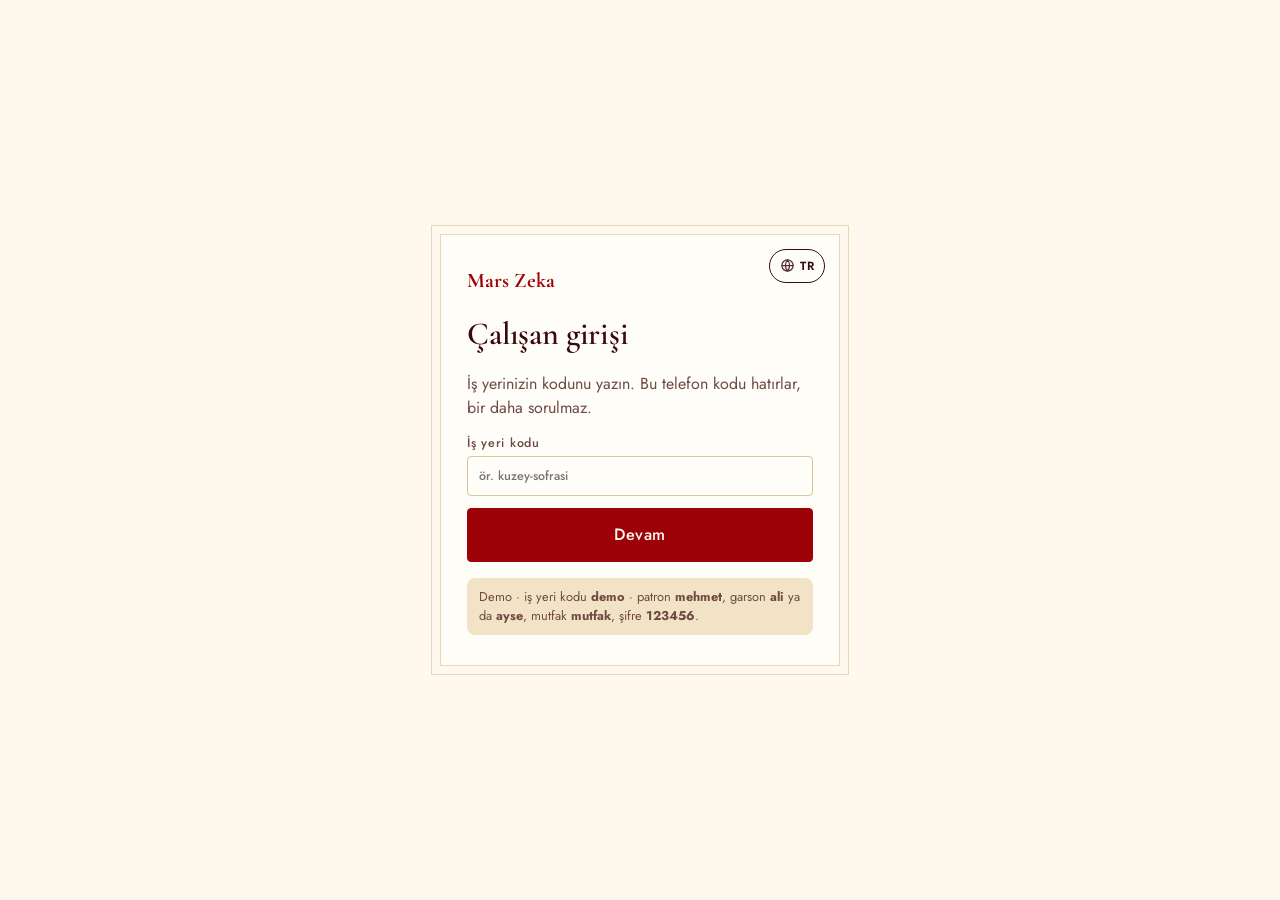
<file: garson.html>
<!doctype html>
<html lang="tr">
<head>
<meta charset="utf-8">
<meta name="viewport" content="width=device-width, initial-scale=1, viewport-fit=cover">
<meta name="theme-color" content="#3A0A0A">
<meta name="apple-mobile-web-app-capable" content="yes">
<meta name="mobile-web-app-capable" content="yes">
<meta name="apple-mobile-web-app-title" content="Mars Zeka">
<meta name="description" content="QR ile masadan sipariş demosu">
<link rel="manifest" href="garson.webmanifest">
<link rel="icon" href="garson-icon.svg" type="image/svg+xml">
<link rel="apple-touch-icon" href="garson-icon.svg">
<title>Mars Zeka · Çalışan</title>
<link rel="preconnect" href="https://fonts.googleapis.com">
<link rel="stylesheet" href="https://fonts.googleapis.com/css2?family=Cormorant+Garamond:ital,wght@0,500;0,600;0,700;1,500;1,600&family=Jost:wght@300;400;500;600&display=swap">
<style>
/* Mars Zeka — ortak stil. Palet: krem #FFF8EC, kum #F2E3C6, kırmızı #D62828, bordo #9D0208, kahve-siyah #3A0A0A.
   Tek görünüm (marka kimliği); her renk açıkça tanımlı. */
:root{
  --cream:#FFF8EC; --sand:#F2E3C6; --red:#D62828; --wine:#9D0208; --ink:#3A0A0A;
  --soft:#6E4A42; --line:#E8D8BA; --line-2:#DCC59C; --white:#FFFDF8;
  --ok:#2E6B3A; --ok-soft:#E3EFDC; --warn-soft:#FBE3D9;
  --f-display:"Cormorant Garamond","Cormorant",Garamond,"Times New Roman",serif;
  --f-body:"Jost",ui-sans-serif,system-ui,-apple-system,"Segoe UI",sans-serif;
  color-scheme:light;
}
*{box-sizing:border-box}
html,body{margin:0}
body{background:var(--cream);color:var(--ink);font-family:var(--f-body);font-size:16px;line-height:1.5}
h1,h2,h3,p{margin:0}
h1,h2,h3{font-family:var(--f-display);font-weight:600;letter-spacing:-.005em}
[hidden]{display:none!important}
a{color:var(--wine)}
button{font:inherit;cursor:pointer;color:inherit}
input,textarea,select{font:inherit;color:var(--ink);background:var(--white);border:1px solid var(--line-2);border-radius:4px;padding:.6rem .7rem;width:100%;min-width:0}
textarea{resize:vertical}
input:focus-visible,textarea:focus-visible,select:focus-visible,button:focus-visible,a:focus-visible{outline:2px solid var(--wine);outline-offset:2px}
.muted{color:var(--soft)} .small{font-size:.86rem} .center{text-align:center} .wide{width:100%}
.num{font-family:var(--f-display);font-variant-numeric:lining-nums tabular-nums}
.label{display:block;font-size:.68rem;font-weight:500;letter-spacing:.2em;text-transform:uppercase;color:var(--soft)}
.sr{position:absolute;width:1px;height:1px;overflow:hidden;clip:rect(0 0 0 0);white-space:nowrap}
.btn{display:inline-flex;align-items:center;justify-content:center;gap:.5rem;min-height:46px;padding:.55rem 1.1rem;border-radius:4px;border:1px solid var(--line-2);background:var(--white);color:var(--ink);font-weight:500;text-decoration:none;text-align:center}
.btn:hover{border-color:var(--wine)}
.btn:disabled{opacity:.45;cursor:not-allowed}
.btn-primary{background:var(--wine);border-color:var(--wine);color:var(--cream)}
.btn-primary:hover{background:var(--ink);border-color:var(--ink)}
.btn-red{background:var(--red);border-color:var(--red);color:var(--cream)}
.btn-ghost{background:transparent}
.btn-ok{background:var(--ok-soft);border-color:transparent;color:var(--ok)}
.btn-bad{background:var(--warn-soft);border-color:transparent;color:var(--wine)}
.btn-sm{min-height:36px;padding:.3rem .75rem;font-size:.88rem}
.btn-lg{min-height:54px;font-size:1.02rem;letter-spacing:.04em}
.row-btns{display:flex;flex-wrap:wrap;gap:10px}
.sound-bar{display:block;width:100%;border:0;background:var(--red);color:#fff;font-weight:500;padding:12px 16px;text-align:center}
@media (max-width:820px){input,textarea,select{font-size:16px}}
.toast{position:fixed;left:50%;bottom:calc(110px + env(safe-area-inset-bottom,0px));transform:translateX(-50%);background:var(--ink);color:var(--cream);padding:.7rem 1.1rem;border-radius:4px;font-weight:500;z-index:50;max-width:calc(100% - 32px);text-align:center;box-shadow:0 10px 30px -10px rgba(58,10,10,.5)}
.empty-card{background:var(--white);border:1px solid var(--line);border-radius:6px;padding:24px;display:flex;flex-direction:column;gap:8px}
.empty-card h2{font-size:1.6rem}
.empty-card p{color:var(--soft)}
.offline{background:var(--warn-soft);color:var(--wine);font-weight:500;font-size:.88rem;text-align:center;padding:8px 16px}
.chip{font-size:.72rem;font-weight:500;padding:.15rem .5rem;border-radius:3px;background:var(--sand);color:var(--ink);white-space:nowrap}

/* ---------- giriş ---------- */
.login{min-height:100vh;display:flex;align-items:center;justify-content:center;padding:24px 16px}
.login-card{width:100%;max-width:400px;background:var(--white);border:1px solid var(--line);padding:30px 26px;display:flex;flex-direction:column;gap:14px;box-shadow:0 0 0 8px var(--cream),0 0 0 9px var(--line)}
.login-card h1{font-size:2rem}
.brand-sm{font-family:var(--f-display);font-weight:700;font-size:1.3rem;color:var(--wine)}
.login-form{display:flex;flex-direction:column;gap:12px}
.fld{display:flex;flex-direction:column;gap:4px;font-size:.78rem;font-weight:500;letter-spacing:.06em;color:var(--soft);min-width:0}
.form-err{color:var(--wine);font-weight:500;font-size:.9rem}

/* ---------- müşteri ---------- */
.c-wrap{max-width:560px;margin:0 auto;padding-inline:16px}
.c-head{background:var(--cream);border-bottom:1px solid var(--line);position:sticky;top:env(safe-area-inset-top,0px);z-index:10}
.c-head-in{display:flex;align-items:center;gap:12px;padding-block:14px 10px}
.c-name{flex:1;min-width:0;font-family:var(--f-display);font-weight:700;font-size:1.65rem;line-height:1.05;overflow-wrap:anywhere}
.waiter-btn{display:inline-flex;align-items:center;gap:6px;flex-shrink:0;border:1px solid var(--wine);background:var(--white);color:var(--wine);border-radius:999px;padding:7px 12px;font-size:.82rem;font-weight:500;white-space:nowrap}
.waiter-btn.on{background:var(--ok-soft);border-color:transparent;color:var(--ok)}
@media (max-width:420px){.c-name{font-size:1.35rem}}
@media (max-width:380px){.waiter-btn{padding:7px 9px;font-size:.76rem}}
.c-table{font-size:.7rem;letter-spacing:.2em;text-transform:uppercase;color:var(--cream);background:var(--wine);padding:6px 10px;border-radius:3px;white-space:nowrap}
.c-chips{display:flex;gap:6px;overflow-x:auto;padding-block:4px 12px;scrollbar-width:none}
.c-chips::-webkit-scrollbar{display:none}
.c-chips a,.c-chips button{font-family:inherit;cursor:pointer;flex-shrink:0;text-decoration:none;color:var(--ink);font-size:.86rem;border:1px solid var(--line-2);border-radius:999px;padding:6px 13px;background:var(--white)}
.c-main{display:flex;flex-direction:column;gap:26px;padding-block:20px 40px}
.c-main.has-bar{padding-bottom:200px}
.c-intro{font-family:var(--f-display);font-style:italic;font-size:1.15rem;color:var(--soft);text-align:center}
.ar-open{display:inline-flex;align-items:center;gap:6px;align-self:flex-start;margin-top:6px;background:var(--sand);border:1px solid var(--line-2);color:var(--wine);border-radius:999px;padding:6px 12px;font-size:.8rem;font-weight:500}
#arLayer{position:fixed;inset:0;z-index:60;background:rgba(58,10,10,.55);display:flex;align-items:flex-end;justify-content:center}
.ar-box{width:100%;max-width:560px;max-height:100%;background:var(--cream);border-radius:14px 14px 0 0;padding:16px 16px calc(18px + env(safe-area-inset-bottom,0px));display:flex;flex-direction:column;gap:12px}
.ar-head{display:flex;justify-content:space-between;align-items:flex-start;gap:12px}
.ar-head h2{font-size:1.7rem;line-height:1.1}
.ar-stage{position:relative;height:min(58vh,440px);border-radius:10px;overflow:hidden;background:var(--sand);display:flex;align-items:center;justify-content:center}
.ar-wait{color:var(--soft);font-size:.9rem;text-align:center;padding:20px}
.ar-btn{position:absolute;left:50%;bottom:14px;transform:translateX(-50%);display:inline-flex;align-items:center;gap:8px;background:var(--wine);color:var(--cream);border:0;border-radius:999px;padding:12px 20px;font-weight:500;box-shadow:0 8px 20px -6px rgba(58,10,10,.5)}
.ar-note{font-size:.84rem;color:var(--soft)}
.alg-line{font-size:.76rem;color:var(--soft);letter-spacing:.02em}
.alg-warn{display:inline-flex;align-items:center;gap:5px;align-self:flex-start;font-size:.74rem;font-weight:600;color:#fff;background:var(--red);border-radius:3px;padding:3px 8px}
.dish.avoid .dish-img{opacity:.55}
.dish.avoid .dish-name{color:var(--soft)}
.alg-filter{display:flex;flex-direction:column;gap:8px}
.alg-toggle{display:inline-flex;align-items:center;gap:6px;align-self:flex-start;background:transparent;border:1px solid var(--line-2);border-radius:999px;padding:7px 13px;font-size:.84rem;color:var(--ink)}
.alg-panel{background:var(--white);border:1px solid var(--line);border-radius:6px;padding:12px 14px;display:flex;flex-direction:column;gap:10px;font-size:.88rem;color:var(--soft)}
.alg-chips{display:flex;flex-wrap:wrap;gap:6px}
.alg-chip{border:1px solid var(--line-2);background:var(--cream);border-radius:999px;padding:7px 12px;font-size:.84rem;color:var(--ink)}
.alg-chip[aria-pressed="true"]{background:var(--red);border-color:var(--red);color:#fff}
.alg-small{font-size:.76rem}
.eta-list{display:flex;flex-direction:column;gap:8px}
.eta-banner{display:flex;align-items:center;gap:12px;background:var(--ink);color:var(--cream);border-radius:6px;padding:12px 14px}
.eta-banner svg{flex-shrink:0;color:var(--sand)}
.eta-txt{flex:1;min-width:0;display:flex;flex-direction:column;line-height:1.3}
.eta-txt b{font-family:var(--f-display);font-size:1.2rem;font-weight:600}
.eta-txt span{font-size:.8rem;color:#C9AE95;overflow:hidden;text-overflow:ellipsis;white-space:nowrap}
.eta-num{display:flex;flex-direction:column;align-items:flex-end;line-height:1}
.eta-num strong{font-family:var(--f-display);font-size:2rem;font-weight:700;color:var(--sand)}
.eta-num strong.soon{font-size:1.15rem}
.eta-num small{font-size:.68rem;letter-spacing:.08em;color:#C9AE95;margin-top:2px}
.cat-h{display:flex;align-items:center;gap:12px;font-family:var(--f-display);font-size:1.6rem;font-weight:600;margin-bottom:6px}
.cat-h::after{content:"";flex:1;height:1px;background:var(--line-2)}
.dish{display:grid;grid-template-columns:104px minmax(0,1fr);gap:14px;padding:14px 0;border-bottom:1px solid var(--line)}
.dish:last-child{border-bottom:0}
.dish-img{width:104px;height:104px;border-radius:6px;overflow:hidden;background:var(--sand);position:relative}
.dish-img img,.dish-img .ph-svg{width:100%;height:100%;object-fit:cover;display:block}
.dish.out .dish-img{filter:grayscale(1);opacity:.55}
.dish-body{display:flex;flex-direction:column;gap:4px;min-width:0}
.dish-name{font-family:var(--f-display);font-size:1.32rem;font-weight:600;line-height:1.15;overflow-wrap:anywhere}
.dish-desc{font-size:.86rem;color:var(--soft);line-height:1.4}
.dish-meta{display:flex;align-items:center;gap:10px;margin-top:auto;padding-top:4px}
.dish-price{font-family:var(--f-display);font-weight:700;font-size:1.3rem;white-space:nowrap}
.dish-time{display:inline-flex;align-items:center;gap:4px;font-size:.78rem;color:var(--soft)}
.dish-time svg{flex-shrink:0}
.dish-time{flex-wrap:wrap}
.kcal{display:inline-flex;align-items:center;gap:4px;flex-basis:100%;margin-top:2px}
.por-l{display:flex;flex-direction:column;line-height:1.2}
.por-l small{font-size:.7rem;color:var(--soft);opacity:.85}
.dish-meta.portion{padding-top:6px;gap:8px}
.dish-meta.portion .round{width:34px;height:34px}
.dish-meta.portion .stepper{gap:6px}
.dish-meta.portion .dish-price{font-size:1.15rem}
.dish-meta.portion+.dish-meta.portion{border-top:1px dashed var(--line);margin-top:4px}
.por-l{font-size:.8rem;color:var(--soft);white-space:nowrap}
.dish-out{font-size:.72rem;letter-spacing:.14em;text-transform:uppercase;color:var(--wine);font-weight:500}
.stepper{display:flex;align-items:center;gap:8px;margin-left:auto;flex-shrink:0}
.stepper .q{min-width:1.4em;text-align:center;font-family:var(--f-display);font-weight:700;font-size:1.2rem}
.round{width:38px;height:38px;border-radius:50%;border:1px solid var(--line-2);background:var(--white);display:inline-flex;align-items:center;justify-content:center;font-size:1.25rem;line-height:1}
.round-add{background:var(--wine);border-color:var(--wine);color:var(--cream)}
.c-bar{position:fixed;left:0;right:0;bottom:0;z-index:12;background:var(--white);border-top:1px solid var(--line-2);padding-block:12px calc(12px + env(safe-area-inset-bottom,0px));box-shadow:0 -10px 30px -18px rgba(58,10,10,.35)}
.c-bar-in{display:flex;flex-direction:column;gap:8px}
.c-bar-top{display:flex;justify-content:space-between;align-items:baseline;gap:12px;font-size:.9rem;color:var(--soft)}
.c-bar-top b{font-family:var(--f-display);font-size:1.35rem;color:var(--ink)}
.note-in{font-size:.92rem}
.done{background:var(--white);border:1px solid var(--line);padding:10px}
.done-in{border:1px solid var(--line-2);padding:30px 20px;display:flex;flex-direction:column;align-items:center;gap:10px;text-align:center}
.done-ico{width:64px;height:64px;border-radius:50%;background:var(--wine);color:var(--cream);display:flex;align-items:center;justify-content:center}
.done h2{font-size:2rem;line-height:1.1}
.done-eta{font-family:var(--f-display);font-size:3.4rem;font-weight:700;line-height:1;color:var(--wine)}
.done-eta small{font-size:1.2rem;font-weight:600;color:var(--ink)}
.done p{color:var(--soft)}
.bill{background:var(--white);border:1px solid var(--line);border-radius:6px;padding:16px 18px;display:flex;flex-direction:column;gap:10px}
.bill h3{font-size:1.35rem;display:flex;justify-content:space-between;align-items:baseline}
.bill ul{list-style:none;margin:0;padding:0;display:flex;flex-direction:column;gap:4px;font-size:.94rem}
.bill li{display:flex;justify-content:space-between;gap:12px}
.bill li span:last-child{white-space:nowrap}
.bill-total{display:flex;justify-content:space-between;border-top:1px solid var(--line-2);padding-top:8px;font-weight:500}
.bill-total b{font-family:var(--f-display);font-size:1.35rem}
.bill-state{font-size:.88rem;color:var(--ok);font-weight:500;text-align:center}
.c-foot{text-align:center;font-size:.78rem;color:var(--soft);letter-spacing:.06em}

/* ---------- kasa ---------- */
.k-wrap{max-width:1240px;margin:0 auto;padding-inline:16px}
.k-head{background:var(--ink);color:var(--sand)}
.k-head-in{display:flex;flex-wrap:wrap;align-items:center;justify-content:space-between;gap:12px;padding-block:12px}
.k-name{font-family:var(--f-display);font-weight:700;font-size:1.5rem;color:var(--cream)}
.k-head .label{color:#C9AE95}
.tabs{display:flex;flex-wrap:wrap;gap:6px}
.tabs button{position:relative;min-height:42px;padding:.4rem 1rem;border-radius:4px;border:1px solid rgba(242,227,198,.3);background:transparent;color:var(--sand);font-weight:500}
.tabs button[aria-selected="true"]{background:var(--cream);color:var(--ink);border-color:var(--cream)}
.tabs .badge{position:absolute;top:-7px;right:-7px;min-width:20px;height:20px;border-radius:10px;background:var(--red);color:#fff;font-size:.72rem;display:flex;align-items:center;justify-content:center;padding:0 5px}
.k-head .btn{background:transparent;color:var(--sand);border-color:rgba(242,227,198,.3)}
@media (max-width:720px){
  .k-head-in{display:grid;grid-template-columns:minmax(0,1fr) auto}
  .k-head-in .tabs{grid-column:1 / -1;grid-row:2;display:grid;grid-template-columns:repeat(3,minmax(0,1fr))}
  .k-head-in .tabs button{padding-inline:.3rem;font-size:.86rem}
}
main.k-wrap{padding-block:20px 48px}
.alerts{display:flex;flex-direction:column;gap:8px;margin-bottom:18px}
.alert{display:flex;flex-wrap:wrap;align-items:center;justify-content:space-between;gap:10px;background:var(--red);color:#fff;border-radius:4px;padding:12px 16px;font-weight:500}
.alert .btn{background:#fff;color:var(--wine);border-color:#fff;min-height:36px}
.k-cols{display:grid;grid-template-columns:minmax(0,1.4fr) minmax(0,1fr);gap:22px;align-items:start}
@media (max-width:900px){.k-cols{grid-template-columns:minmax(0,1fr)}}
.k-h{display:flex;justify-content:space-between;align-items:baseline;font-family:var(--f-display);font-size:1.5rem;font-weight:600;margin-bottom:10px}
.k-h .label{font-family:var(--f-body)}
.tickets{display:grid;grid-template-columns:repeat(auto-fill,minmax(260px,1fr));gap:12px}
.ticket{background:var(--white);border:1px solid var(--line);border-top:4px solid var(--wine);border-radius:4px;padding:14px 16px;display:flex;flex-direction:column;gap:10px}
.ticket.late{border-top-color:var(--red);box-shadow:0 0 0 2px var(--red)}
.t-top{display:flex;justify-content:space-between;align-items:baseline;gap:10px}
.t-table{font-family:var(--f-display);font-size:1.7rem;font-weight:700;line-height:1}
.t-time{font-size:.8rem;color:var(--soft);text-align:right}
.t-items{list-style:none;margin:0;padding:0;display:flex;flex-direction:column;gap:3px;font-size:1rem}
.t-items b{font-family:var(--f-display);font-size:1.15rem;margin-right:4px}
.t-note{background:var(--sand);border-radius:3px;padding:6px 9px;font-size:.88rem}
.t-eta{font-size:.82rem;color:var(--soft)}
.t-eta.late{color:var(--red);font-weight:600}
.done-list{display:flex;flex-direction:column;gap:6px}
.done-row{display:flex;align-items:center;gap:10px;padding:8px 10px;background:var(--white);border:1px solid var(--line);border-radius:4px;font-size:.9rem}
.done-row .d{flex:1;min-width:0;color:var(--soft);overflow:hidden;text-overflow:ellipsis;white-space:nowrap}
.done-row b{font-family:var(--f-display);font-size:1.1rem}
.tables{display:grid;grid-template-columns:repeat(auto-fill,minmax(150px,1fr));gap:12px}
.tbl{background:var(--white);border:1px solid var(--line);border-radius:6px;padding:14px;display:flex;flex-direction:column;gap:6px;text-align:left;min-height:118px}
.tbl:hover{border-color:var(--wine)}
.tbl.busy{border-color:var(--line-2);background:var(--cream)}
.tbl.bill{border:2px solid var(--red);background:var(--warn-soft)}
.tbl-n{font-family:var(--f-display);font-size:1.6rem;font-weight:700;line-height:1}
.tbl-t{font-family:var(--f-display);font-size:1.3rem;font-weight:600;margin-top:auto}
.tbl-s{font-size:.78rem;color:var(--soft)}
.tbl.bill .tbl-s{color:var(--wine);font-weight:600}
.detail{background:var(--white);border:1px solid var(--line);border-radius:6px;padding:18px 20px;display:flex;flex-direction:column;gap:12px;margin-top:18px}
.detail h3{font-size:1.8rem}
.detail ul{list-style:none;margin:0;padding:0;display:flex;flex-direction:column;gap:4px}
.detail li{display:flex;justify-content:space-between;gap:12px}
.detail li span:last-child{white-space:nowrap}
.move-box{border-top:1px dashed var(--line-2);padding-top:12px;display:flex;flex-direction:column;gap:8px}
.pick-table button.busy{border-style:dashed;color:var(--soft)}
.rep-head{display:flex;flex-wrap:wrap;justify-content:space-between;align-items:center;gap:12px;margin-bottom:16px}
.rep-head .pick-table button{min-width:auto;padding:0 14px;font-family:var(--f-body);font-weight:500;font-size:.9rem}
.rep-tiles{display:grid;grid-template-columns:repeat(auto-fit,minmax(170px,1fr));gap:12px}
.rep-tile{background:var(--white);border:1px solid var(--line);border-radius:6px;padding:14px 16px;display:flex;flex-direction:column;gap:2px}
.rep-tile b{font-family:var(--f-display);font-size:2rem;font-weight:700;line-height:1.1}
.rep-tile small{color:var(--soft);font-size:.8rem}
.rep-top{margin:10px 0 0;padding-left:1.2em;display:flex;flex-direction:column;gap:6px}
.rep-top li span{display:inline-block;min-width:60%}
.rep-top b{float:right;font-size:1.1rem}
.rep-hours{display:flex;flex-direction:column;gap:5px;margin-top:10px}
.rep-bar{display:grid;grid-template-columns:52px minmax(0,1fr) 30px;align-items:center;gap:8px;font-size:.84rem}
.rep-bar i{display:block;height:12px;background:var(--wine);border-radius:2px}
.rep-bar b{text-align:right}
.pl-box{display:flex;flex-wrap:wrap;align-items:center;justify-content:space-between;gap:10px;background:var(--white);border:1px solid var(--line);border-radius:6px;padding:12px 14px}
.pl-box div{display:flex;flex-direction:column;min-width:0;flex:1 1 220px}
.k-narrow{max-width:760px;display:flex;flex-direction:column;gap:16px}
.k-panel{background:var(--white);border:1px solid var(--line);border-radius:6px;padding:14px 16px}
.pick-table{display:flex;flex-wrap:wrap;gap:6px}
.pick-table button{min-width:52px;min-height:44px;border:1px solid var(--line-2);border-radius:4px;background:var(--white);font-family:var(--f-display);font-weight:700;font-size:1.15rem}
.pick-table button[aria-pressed="true"]{background:var(--wine);border-color:var(--wine);color:var(--cream)}
.w-item{display:flex;align-items:center;justify-content:space-between;gap:10px;padding:9px 0;border-bottom:1px solid var(--line)}
.w-item:last-child{border-bottom:0}
.w-item .nm{min-width:0}
.w-item .nm b{display:block;font-weight:500}
.pinbox{display:flex;flex-wrap:wrap;align-items:center;gap:10px;background:var(--sand);border-radius:4px;padding:12px 14px}
.pinbox input{width:120px}
.m-row{display:flex;flex-wrap:wrap;align-items:center;justify-content:space-between;gap:10px;padding:10px 0;border-bottom:1px solid var(--line)}
.m-row:last-child{border-bottom:0}
.m-row.is-out .m-nm{text-decoration:line-through;opacity:.55}
.m-ctl{display:flex;flex-wrap:wrap;align-items:center;gap:8px}
.price-in{width:96px}
.log{list-style:none;margin:0;padding:0;display:flex;flex-direction:column;gap:4px;font-size:.84rem;color:var(--soft)}

/* ---------- kurulum ---------- */
.s-wrap{max-width:1100px;margin:0 auto;padding-inline:16px}
.s-head{background:var(--ink);color:var(--sand)}
.s-head-in{display:flex;justify-content:space-between;align-items:center;gap:12px;padding-block:14px}
.s-head .brand-sm{color:var(--cream);font-size:1.6rem;text-decoration:none}
.s-head .btn{background:transparent;color:var(--sand);border-color:rgba(242,227,198,.3)}
.s-head-r{display:flex;align-items:center;gap:10px;min-width:0}
.s-head-r .small{overflow:hidden;text-overflow:ellipsis;white-space:nowrap;max-width:40vw;color:#C9AE95}
.s-main{display:flex;flex-direction:column;gap:34px;padding-block:28px 64px}
.s-hero{display:flex;flex-wrap:wrap;gap:24px;align-items:center;justify-content:space-between;background:var(--white);border:1px solid var(--line);padding:26px}
.s-hero h1{font-size:clamp(2rem,4vw,2.8rem);line-height:1.05}
.s-sec{display:flex;flex-direction:column;gap:14px}
.s-sec h2{font-size:1.9rem}
.s-sec-head{display:flex;flex-wrap:wrap;justify-content:space-between;align-items:center;gap:10px}
.note{font-size:.88rem;color:var(--soft)}
.form-row{display:flex;flex-wrap:wrap;gap:12px;align-items:flex-end;background:var(--white);border:1px solid var(--line);padding:16px}
.form-row .fld{flex:2 1 220px}
.form-row .fld-s{flex:1 1 110px}
.ed-list{display:flex;flex-direction:column;gap:10px}
.ed{display:grid;grid-template-columns:96px minmax(0,1fr);gap:14px;background:var(--white);border:1px solid var(--line);padding:12px}
.ed-left{display:flex;flex-direction:column;gap:6px;align-items:stretch}
.ed-mini{border:1px solid var(--line-2);background:var(--white);border-radius:4px;padding:4px 6px;font-size:.74rem;color:var(--soft)}
.ed-mini:disabled{opacity:.35}
.ed-move{display:grid;grid-template-columns:1fr 1fr;gap:4px}
.alg-edit{border:1px dashed var(--line-2);border-radius:4px;padding:6px 10px 8px;margin:0;display:flex;flex-wrap:wrap;gap:4px 12px;font-size:.8rem;color:var(--ink)}
.alg-edit legend{font-size:.78rem;letter-spacing:.06em;color:var(--soft);padding:0 4px}
.alg-edit label{display:inline-flex;align-items:center;gap:4px}
.alg-edit input{width:auto}
.ed-photo{position:relative;width:96px;height:96px;border-radius:6px;overflow:hidden;background:var(--sand);border:1px dashed var(--line-2);display:flex;align-items:center;justify-content:center;cursor:pointer}
.ed-photo img,.ed-photo .ph-svg{width:100%;height:100%;object-fit:cover}
.ed-photo span{position:absolute;bottom:0;left:0;right:0;background:rgba(58,10,10,.72);color:var(--cream);font-size:.7rem;text-align:center;padding:3px}
.ed-photo input{position:absolute;inset:0;opacity:0;cursor:pointer}
.ed-fields{display:grid;grid-template-columns:minmax(0,2fr) minmax(0,1.3fr) 86px 96px;gap:8px;align-items:end}
.ed-fields .fld-amt{grid-column:1 / 3}
.ed-fields .fld-desc{grid-column:1 / 4}
.ed-fields .del{align-self:end}
@media (max-width:640px){
  .ed{grid-template-columns:76px minmax(0,1fr)}
  .ed-photo{width:76px;height:76px}
  .ed-fields{grid-template-columns:minmax(0,1fr) minmax(0,1fr)}
  .ed-fields .fld-name,.ed-fields .fld-desc{grid-column:1 / -1}
}
.qr-grid{display:grid;grid-template-columns:repeat(auto-fill,minmax(200px,1fr));gap:14px}
.qr-card{background:var(--white);border:1px solid var(--line);padding:8px}
.qr-in{border:1px solid var(--wine);outline:1px solid var(--wine);outline-offset:-4px;padding:16px 10px 12px;display:flex;flex-direction:column;align-items:center;gap:4px;text-align:center}
.qr-cafe{font-family:var(--f-display);font-weight:700;font-size:1.1rem;max-width:100%;overflow:hidden;text-overflow:ellipsis;white-space:nowrap}
.qr-label{font-family:var(--f-display);font-style:italic;font-size:1.8rem;line-height:1.1}
.qr-img{width:140px;height:140px;display:flex;align-items:center;justify-content:center}
.qr-img img,.qr-img canvas{width:140px!important;height:140px!important}
.qr-hint{font-size:.6rem;letter-spacing:.2em;text-transform:uppercase;color:var(--soft)}
.pick-grid{display:grid;grid-template-columns:repeat(auto-fill,minmax(220px,1fr));gap:12px}
.pick-card{display:flex;flex-direction:column;gap:2px;background:var(--white);border:1px solid var(--line);padding:16px;color:var(--ink);text-decoration:none}
.pick-card b{font-family:var(--f-display);font-size:1.4rem}
.s-danger{border-top:1px solid var(--line-2);padding-top:26px}
@media (max-width:480px){
  .qr-grid{grid-template-columns:repeat(2,minmax(0,1fr));gap:10px}
  .qr-img,.qr-img img,.qr-img canvas{width:110px!important;height:110px!important}
  .qr-label{font-size:1.4rem}
}
@media print{
  body{background:#fff}
  .s-head,.s-hero,.no-print,.toast{display:none!important}
  .s-main{padding:0}
  .qr-grid{grid-template-columns:repeat(3,1fr);gap:8mm}
  .qr-card{break-inside:avoid}
}

/* Yoğunluk ve iptal */
.busy-note{display:flex;align-items:center;gap:8px;background:#FBE9D0;border:1px solid #E9C48F;color:var(--wine);border-radius:6px;padding:10px 12px;margin:0 0 14px;font-size:.9rem}
.busy-note svg{flex-shrink:0}
.busy-bar{display:flex;flex-wrap:wrap;align-items:center;justify-content:space-between;gap:10px;background:var(--white);border:1px solid var(--line);border-radius:6px;padding:12px 14px;margin-bottom:18px}
.busy-bar>div:first-child{display:flex;flex-direction:column;min-width:0;flex:1 1 240px}
.busy-bar .pick-table{align-items:center}
.eta-banner.cancelled{background:var(--white);color:var(--ink);border:1px solid var(--red)}
.eta-banner.cancelled b{color:var(--red)}
.t-cancel-link{background:none;border:0;color:var(--soft);font:inherit;font-size:.8rem;text-decoration:underline;cursor:pointer;padding:6px 0 0;align-self:center}
.t-cancel{display:flex;flex-wrap:wrap;align-items:center;gap:6px;font-size:.82rem;margin-top:6px}
.t-cancel span{flex:1 1 100%;color:var(--red)}
.eta-banner.cancelled .eta-txt span{color:var(--soft);white-space:normal}
.busy-bar .pick-table button{font-family:var(--f-body,inherit);font-size:.88rem;font-weight:500}
.t-left{display:flex;flex-wrap:wrap;align-items:center;gap:6px}
.t-left span{flex:1 1 100%}
.t-left button{flex:1;min-width:44px;min-height:40px;border:1px solid var(--line-2);background:var(--white);color:var(--ink);border-radius:4px;font:inherit;font-weight:600;cursor:pointer}
.t-left button:active{background:var(--sand)}

/* ================= Garson uygulaması ================= */
body.g-body{background:var(--cream)}
.g-app{min-height:100svh;padding-bottom:calc(84px + env(safe-area-inset-bottom,0px))}
.g-head{position:sticky;top:0;z-index:15;display:flex;align-items:center;justify-content:space-between;gap:12px;background:var(--ink);color:var(--cream);padding:calc(12px + env(safe-area-inset-top,0px)) max(16px,env(safe-area-inset-right,0px)) 12px max(16px,env(safe-area-inset-left,0px))}
.g-head div{display:flex;flex-direction:column;line-height:1.15}
.g-kick{font-size:.66rem;letter-spacing:.24em;text-transform:uppercase;color:#C9AE95}
.g-head b{font-family:var(--f-display);font-size:1.4rem;font-weight:600}
.g-pulse{background:var(--red);color:#fff;font-size:.8rem;font-weight:600;padding:6px 12px;border-radius:999px;animation:gpulse 1.4s ease-in-out infinite}
@keyframes gpulse{50%{box-shadow:0 0 0 6px rgba(214,40,40,.3)}}
.g-ok{font-size:.8rem;color:#C9AE95;border:1px solid rgba(242,227,198,.3);padding:5px 12px;border-radius:999px}
.g-sound{display:flex;align-items:center;justify-content:center;gap:8px;width:100%;border:0;background:var(--sand);color:var(--ink);font:inherit;font-size:.86rem;padding:12px 16px;cursor:pointer}
.g-main{padding:16px max(16px,env(safe-area-inset-right,0px)) 24px max(16px,env(safe-area-inset-left,0px));max-width:720px;margin:0 auto;display:flex;flex-direction:column;gap:12px}
.g-h{font-family:var(--f-display);font-size:1.7rem;font-weight:700;margin:6px 0 2px;display:flex;align-items:center;gap:10px}
.g-h span{font-family:var(--f-body);font-size:.8rem;background:var(--ok);color:#fff;border-radius:999px;padding:2px 10px}
.g-calls{display:flex;flex-direction:column;gap:8px}
.g-call{display:grid;grid-template-columns:40px minmax(0,1fr) auto;gap:12px;align-items:center;background:var(--white);border:1px solid var(--line);border-left:5px solid #E0A13A;border-radius:10px;padding:12px}
.g-call.bill{border-left-color:var(--red)}
.g-ci{width:40px;height:40px;border-radius:50%;display:grid;place-items:center;background:#FBEBC9;color:#8A5A0B}
.g-call.bill .g-ci{background:var(--warn-soft);color:var(--wine)}
.g-call b{display:block;font-size:1.05rem}.g-call small{color:var(--soft);font-size:.82rem}
.g-btn{min-height:44px;padding:0 16px;border-radius:8px;border:0;background:var(--wine);color:#fff;font:inherit;font-weight:500;font-size:.92rem;cursor:pointer}
.g-btn.wide{width:100%}
.g-btn:active{transform:scale(.98)}
.g-grid{display:grid;grid-template-columns:repeat(auto-fill,minmax(96px,1fr));gap:8px}
.g-tbl{position:relative;aspect-ratio:1/1;border-radius:12px;border:1px solid var(--line);background:var(--white);color:var(--ink);font:inherit;display:flex;flex-direction:column;align-items:center;justify-content:center;gap:2px;padding:6px;cursor:pointer;transition:transform .15s}
.g-tbl:active{transform:scale(.96)}
.g-tbl .n{font-family:var(--f-display);font-size:2rem;font-weight:700;line-height:1}
.g-tbl .s{font-size:.74rem;color:var(--soft)}
.g-tbl .t{font-size:.72rem;font-weight:600;font-variant-numeric:tabular-nums}
.g-tbl.busy{background:var(--sand);border-color:var(--line-2)}
.g-tbl.ready{background:var(--ok-soft);border-color:var(--ok)}.g-tbl.ready .s{color:var(--ok);font-weight:600}
.g-tbl.wait{background:#FBEBC9;border-color:#E0A13A}.g-tbl.wait .s{color:#8A5A0B;font-weight:600}
.g-tbl.bill{background:var(--red);border-color:var(--red);color:#fff}.g-tbl.bill .s{color:#fff;font-weight:600}
.g-tbl.bill,.g-tbl.wait{animation:gpulse 1.4s ease-in-out infinite}
.g-legend{display:flex;flex-wrap:wrap;gap:6px 14px;font-size:.76rem;color:var(--soft);margin-top:4px}
.g-legend span::before{content:"";display:inline-block;width:10px;height:10px;border-radius:3px;margin-right:6px;vertical-align:-1px;border:1px solid var(--line-2)}
.g-legend .busy::before{background:var(--sand)}.g-legend .ready::before{background:var(--ok-soft);border-color:var(--ok)}.g-legend .wait::before{background:#FBEBC9;border-color:#E0A13A}.g-legend .bill::before{background:var(--red);border-color:var(--red)}
.g-empty{display:flex;flex-direction:column;align-items:center;text-align:center;gap:10px;color:var(--soft);background:var(--white);border:1px dashed var(--line-2);border-radius:12px;padding:32px 20px}
.g-empty svg{width:40px;height:40px;color:var(--line-2)}
.g-ready{background:var(--white);border:1px solid var(--line);border-top:5px solid var(--ok);border-radius:12px;padding:14px;display:flex;flex-direction:column;gap:8px}
.g-ready.late{border-top-color:var(--red)}
.g-r-top{display:flex;justify-content:space-between;align-items:baseline;gap:8px}
.g-r-top b{font-family:var(--f-display);font-size:1.6rem}
.g-r-top small{color:var(--soft);font-size:.8rem}.g-ready.late .g-r-top small{color:var(--red);font-weight:600}
.g-ready ul{margin:0;padding:0;list-style:none;font-size:1rem}
.g-note{font-size:.86rem;color:var(--wine);background:var(--warn-soft);border-radius:6px;padding:6px 10px;margin:0}
.g-lbl{font-size:.72rem;letter-spacing:.16em;text-transform:uppercase;color:var(--soft)}
.g-pick{display:flex;gap:6px;overflow-x:auto;padding-bottom:4px;scrollbar-width:none}
.g-pick::-webkit-scrollbar{display:none}
.g-pick button{flex-shrink:0;min-width:46px;min-height:46px;border-radius:10px;border:1px solid var(--line-2);background:var(--white);color:var(--ink);font:inherit;font-weight:600;font-size:1.05rem;cursor:pointer}
.g-pick button[aria-pressed="true"]{background:var(--wine);border-color:var(--wine);color:#fff}
.g-cat{font-family:var(--f-display);font-size:1.3rem;font-weight:700;margin:10px 0 0;padding-bottom:4px;border-bottom:1px solid var(--line)}
.g-item{display:flex;align-items:center;justify-content:space-between;gap:12px;padding:8px 0;border-bottom:1px dashed var(--line)}
.g-item b{display:block;font-weight:500}.g-item b em{font-style:normal;font-size:.78rem;color:var(--wine);background:var(--warn-soft);border-radius:4px;padding:1px 6px;margin-left:4px}
.g-item small{color:var(--soft);font-size:.8rem}
.g-sendbar{position:sticky;bottom:calc(76px + env(safe-area-inset-bottom,0px));background:var(--cream);border-top:1px solid var(--line);padding-top:10px;margin-top:8px;display:flex;flex-direction:column;gap:8px;box-shadow:0 -12px 20px -16px rgba(58,10,10,.4)}
.g-sum{display:flex;justify-content:space-between;align-items:baseline;font-size:.9rem}.g-sum b{font-family:var(--f-display);font-size:1.3rem}
.g-nav{position:fixed;left:0;right:0;bottom:0;z-index:20;display:grid;grid-template-columns:repeat(3,1fr);background:var(--white);border-top:1px solid var(--line);padding-bottom:env(safe-area-inset-bottom,0px);box-shadow:0 -10px 30px -20px rgba(58,10,10,.5)}
.g-nav button{position:relative;display:flex;flex-direction:column;align-items:center;justify-content:center;gap:3px;min-height:66px;border:0;background:none;color:var(--soft);font:inherit;font-size:.74rem;cursor:pointer}
.g-nav button[aria-current="page"]{color:var(--wine);font-weight:600}
.g-nav button[aria-current="page"]::before{content:"";position:absolute;top:0;left:30%;right:30%;height:3px;border-radius:0 0 3px 3px;background:var(--wine)}
.g-badge{position:absolute;top:8px;left:calc(50% + 6px);min-width:20px;height:20px;padding:0 6px;border-radius:999px;background:var(--red);color:#fff;font-style:normal;font-size:.7rem;font-weight:700;display:grid;place-items:center}
.g-scrim{position:fixed;inset:0;z-index:30;background:rgba(58,10,10,.45);animation:gfade .25s ease}
.g-sheet{position:fixed;left:0;right:0;bottom:0;z-index:31;max-height:86svh;overflow-y:auto;background:var(--cream);border-radius:20px 20px 0 0;padding:10px max(18px,env(safe-area-inset-right,0px)) calc(20px + env(safe-area-inset-bottom,0px)) max(18px,env(safe-area-inset-left,0px));animation:gup .32s cubic-bezier(.2,.7,.2,1);max-width:720px;margin:0 auto}
@keyframes gup{from{transform:translateY(100%)}to{transform:none}}
@keyframes gfade{from{opacity:0}to{opacity:1}}
.g-grab{display:block;width:44px;height:5px;border-radius:3px;background:var(--line-2);margin:0 auto 10px}
.g-s-top{display:flex;align-items:center;justify-content:space-between;gap:10px;margin-bottom:8px}
.g-s-top h3{font-family:var(--f-display);font-size:2rem;font-weight:700;margin:0}
.g-tag{font-size:.76rem;font-weight:600;padding:4px 10px;border-radius:999px}
.g-tag.bill{background:var(--red);color:#fff}.g-tag.wait{background:#FBEBC9;color:#8A5A0B}
.g-bill{margin:0;padding:0;list-style:none}
.g-bill li{display:flex;justify-content:space-between;gap:10px;padding:7px 0;border-bottom:1px dashed var(--line)}
.g-info{font-size:.86rem;color:var(--soft);margin:8px 0 0}
.g-s-acts{display:flex;flex-direction:column;gap:8px;margin-top:16px}
@media (prefers-reduced-motion:reduce){.g-pulse,.g-tbl.bill,.g-tbl.wait{animation:none}.g-sheet,.g-scrim{animation:none}}
.g-body .toast{top:calc(78px + env(safe-area-inset-top,0px));bottom:auto}
.g-th{flex-shrink:0;width:58px;height:58px;border-radius:12px;overflow:hidden;box-shadow:0 4px 10px -6px rgba(58,10,10,.6);background:#6B4220}
.g-th img,.g-th svg{width:100%;height:100%;object-fit:cover;display:block}
.g-th.sm{width:40px;height:40px;border-radius:9px}
.g-item{justify-content:flex-start}
.g-it-txt{flex:1;min-width:0}
.g-r-items{display:flex;flex-direction:column;gap:8px}
.g-r-items li{display:flex;align-items:center;gap:10px}
.g-th{position:relative}
.g-th img{position:absolute;inset:0}
.dish-img{position:relative}
.dish-img img{position:absolute;inset:0}

/* ================= Premium menü kartları ================= */
.cat-h{justify-content:center;text-align:center;font-size:2rem;font-weight:700;letter-spacing:-.01em;margin:26px 0 16px;gap:14px}
.cat-h::before{content:"";flex:1;height:1px;background:linear-gradient(90deg,transparent,var(--line-2))}
.cat-h::after{background:linear-gradient(90deg,var(--line-2),transparent)}
.dish-grid{display:grid;grid-template-columns:minmax(0,1fr);gap:18px}

.dish{display:flex;flex-direction:column;gap:0;padding:0;background:var(--white);border:1px solid var(--line);border-radius:20px;overflow:hidden;box-shadow:0 22px 44px -30px rgba(58,10,10,.55);border-bottom:1px solid var(--line)}
.dish:last-child{border-bottom:1px solid var(--line)}
.dish-img{width:100%;height:auto;aspect-ratio:16/10;max-width:100%;border-radius:0;background:#6B4220}
.dish-img::after{content:"";position:absolute;inset:auto 0 0 0;height:45%;background:linear-gradient(transparent,rgba(30,6,4,.55));pointer-events:none}
.dish-img img{transition:transform .6s cubic-bezier(.2,.7,.2,1)}
.dish:active .dish-img img{transform:scale(1.03)}
.dish-tag{position:absolute;z-index:2;top:12px;left:12px;display:inline-flex;align-items:center;gap:5px;background:rgba(255,248,236,.93);color:var(--ink);font-size:.8rem;font-weight:500;padding:5px 11px;border-radius:999px;box-shadow:0 4px 12px -6px rgba(0,0,0,.5)}
.dish-tag.busy{background:var(--red);color:#fff}
.dish-img .alg-warn{position:absolute;z-index:2;top:12px;right:12px}
.dish-img .ar-open{position:absolute;z-index:2;left:12px;bottom:12px;margin:0;background:rgba(58,10,10,.82);border:1px solid rgba(242,227,198,.35);color:var(--cream);backdrop-filter:blur(4px)}
.dish-body{padding:16px 18px 18px;gap:6px}
.dish-name{font-size:1.7rem;font-weight:700;letter-spacing:-.01em}
.dish-desc{font-family:var(--f-display);font-style:italic;font-size:1.08rem;line-height:1.35}
.dish-facts{display:flex;flex-wrap:wrap;gap:6px;margin-top:4px}
.dish-facts span{display:inline-flex;align-items:center;gap:5px;font-size:.76rem;color:var(--soft);background:var(--cream);border:1px solid var(--line);border-radius:999px;padding:4px 10px}
.dish-facts .alg{color:var(--wine);background:var(--warn-soft);border-color:transparent}
.dish-meta{margin-top:8px;padding-top:12px;border-top:1px dashed var(--line-2)}
.dish-meta .dish-price{font-size:1.6rem}
.dish-meta.portion+.dish-meta.portion{margin-top:0;padding-top:10px}
.dish-meta.portion .dish-price{font-size:1.3rem;margin-left:auto}
.dish-meta.portion .stepper{margin-left:12px}
.dish.out .dish-img{filter:grayscale(1);opacity:.6}
.dish-out{margin-left:auto}
.dish.avoid{border-color:var(--red)}
.dish.avoid .dish-img{opacity:.6}
.c-intro{font-size:1.35rem;padding-block:6px 2px}

/* ================= Online sipariş ================= */
.ol-hero{text-align:center;display:flex;flex-direction:column;align-items:center;gap:6px;padding-block:8px 4px}
.ol-kick{font-size:.7rem;letter-spacing:.28em;text-transform:uppercase;color:var(--wine)}
.ol-hero h1{font-family:var(--f-display);font-size:2.4rem;font-weight:700;line-height:1;margin:0}
.ol-hero p{color:var(--soft);font-size:.9rem;max-width:34ch}
.ol-track{display:flex;align-items:center;gap:12px;width:100%;border:0;border-radius:16px;background:var(--ink);color:var(--cream);padding:14px 16px;text-align:left;font:inherit;cursor:pointer}
.ol-track span{flex:1;display:flex;flex-direction:column;line-height:1.3}
.ol-track small{color:#C9AE95;font-size:.82rem}
.ol-track em{font-style:normal;font-size:.85rem;color:var(--sand)}
.co{display:flex;flex-direction:column;gap:14px;background:var(--white);border:1px solid var(--line);border-radius:20px;padding:20px 18px}
.co-h{font-family:var(--f-display);font-size:2rem;font-weight:700;margin:4px 0 8px}
.co-items{margin:0;padding:0;list-style:none}
.co-items li{display:flex;justify-content:space-between;gap:10px;padding:7px 0;border-bottom:1px dashed var(--line)}
.co-mode{display:grid;grid-template-columns:1fr 1fr;gap:8px}
.co-mode button{display:flex;flex-direction:column;align-items:flex-start;gap:2px;text-align:left;border:1.5px solid var(--line-2);background:var(--cream);border-radius:14px;padding:12px 14px;font:inherit;color:var(--ink);cursor:pointer}
.co-mode button[aria-checked="true"]{border-color:var(--wine);background:var(--warn-soft)}
.co-mode b{font-family:var(--f-display);font-size:1.2rem}
.co-mode small{font-size:.76rem;color:var(--soft)}
.co .fld{display:flex;flex-direction:column;gap:5px;font-size:.86rem;font-weight:500}
.co .fld input,.co .fld textarea{font:inherit;font-size:16px;padding:12px 14px;border:1px solid var(--line-2);border-radius:10px;background:#fff;color:var(--ink);width:100%}
.co-pay{font-size:.8rem;color:var(--soft);line-height:1.45}
.trk{background:var(--white);border:1px solid var(--line);border-left:5px solid #E0A13A;border-radius:16px;padding:16px;display:flex;flex-direction:column;gap:6px;margin-bottom:12px}
.trk.ready{border-left-color:var(--ok)}.trk.ok{border-left-color:var(--line-2)}.trk.cancel{border-left-color:var(--red)}
.trk-top{display:flex;justify-content:space-between;align-items:baseline}
.trk h3{font-family:var(--f-display);font-size:1.8rem;margin:0}
.trk.ready h3{color:var(--ok)}.trk.cancel h3{color:var(--red)}
.trk-sub{color:var(--soft);margin:0}
.trk-steps{display:grid;grid-template-columns:repeat(3,1fr);gap:4px;margin-top:4px}
.trk-steps span{font-size:.72rem;text-align:center;color:var(--soft);padding-top:8px;border-top:4px solid var(--line)}
.trk-steps span.on{border-top-color:var(--ok);color:var(--ink);font-weight:600}
.trk-items{font-size:.86rem;color:var(--soft);margin:4px 0 0}

/* ================= Çalışan uygulaması: siparişler, patron, giriş ================= */
.login-hint{font-size:.8rem;color:var(--soft);background:var(--sand);border-radius:8px;padding:10px 12px;line-height:1.45;margin-top:4px}
.g-who{border:1px solid rgba(242,227,198,.35);background:transparent;color:var(--cream);border-radius:999px;padding:6px 12px;font:inherit;font-size:.8rem;cursor:pointer;margin-left:auto}
.g-head .g-pulse,.g-head .g-ok{margin-left:8px}
.g-role{font-style:normal;font-family:var(--f-body);font-size:.66rem;letter-spacing:.08em;text-transform:uppercase;background:#F2B03F;color:var(--ink);border-radius:999px;padding:2px 8px;vertical-align:3px;font-weight:600}
.g-role.soft{background:var(--sand)}
.g-h-row{display:flex;align-items:center;justify-content:space-between;gap:10px;flex-wrap:wrap}
.g-filter{border:1px solid var(--line-2);background:var(--white);border-radius:999px;padding:6px 12px;font:inherit;font-size:.8rem;cursor:pointer;color:var(--ink)}
.g-filter[aria-pressed="true"]{background:var(--wine);color:#fff;border-color:var(--wine)}
.g-ord{background:var(--white);border:1px solid var(--line);border-left:5px solid #E0A13A;border-radius:12px;padding:14px;display:flex;flex-direction:column;gap:8px}
.g-ord.online{border-left-color:#3A6EA5}
.g-ord.done{border-left-color:var(--ok)}
.g-ord .g-r-top b{font-family:var(--f-display);font-size:1.5rem}
.g-zone{font-size:.76rem;color:var(--soft)}
.g-contact{font-size:.88rem;background:#EAF1F8;border-radius:8px;padding:8px 10px;line-height:1.5}
.g-contact a{color:#1F4F80}
.g-ord-foot{display:flex;justify-content:space-between;align-items:center}
.g-ord-foot b{font-family:var(--f-display);font-size:1.2rem}
.g-chip{font-size:.76rem;font-weight:600;border-radius:999px;padding:4px 10px;background:#FBEBC9;color:#8A5A0B}
.g-chip.ok{background:var(--ok-soft);color:var(--ok)}
.g-chip.late{background:var(--warn-soft);color:var(--wine)}
.g-tbl.mine{border-width:3px;border-color:var(--wine)}
.g-ini{position:absolute;top:6px;right:6px;width:22px;height:22px;border-radius:50%;background:var(--ink);color:var(--cream);font-size:.7rem;font-weight:600;display:grid;place-items:center}
.g-tbl.bill .g-ini{background:#fff;color:var(--red)}
.g-tiles{display:grid;grid-template-columns:1fr 1fr;gap:8px}
.g-tile{background:var(--white);border:1px solid var(--line);border-radius:14px;padding:14px;display:flex;flex-direction:column;gap:2px}
.g-tile.big{grid-column:1/-1;background:var(--ink);color:var(--cream);border-color:var(--ink)}
.g-tile span{font-size:.72rem;letter-spacing:.12em;text-transform:uppercase;color:var(--soft)}
.g-tile.big span,.g-tile.big small{color:#C9AE95}
.g-tile b{font-family:var(--f-display);font-size:1.7rem;line-height:1.1;font-variant-numeric:tabular-nums}
.g-tile.big b{font-size:2.6rem}
.g-tile small{font-size:.78rem;color:var(--soft)}
.g-staff{background:var(--white);border:1px solid var(--line);border-radius:14px;padding:14px;display:flex;flex-direction:column;gap:10px}
.g-st-top{display:flex;gap:12px;align-items:center}
.g-st-top b{display:block}.g-st-top small{color:var(--soft);font-size:.8rem}
.g-av{width:40px;height:40px;border-radius:50%;background:var(--wine);color:#fff;display:grid;place-items:center;font-family:var(--f-display);font-weight:700;font-size:1.2rem;flex-shrink:0}
.g-bar{height:8px;background:var(--sand);border-radius:4px;overflow:hidden}
.g-bar i{display:block;height:100%;background:var(--wine);border-radius:4px}
.g-st-nums{display:flex;justify-content:space-between;flex-wrap:wrap;gap:4px 12px;font-size:.84rem;color:var(--soft)}
.g-st-nums b{color:var(--ink)}
.g-staff .btn-sm{align-self:flex-start}
.g-pick.wrap{flex-wrap:wrap;overflow:visible}
.g-pick.sm button{min-width:auto;min-height:34px;padding:0 12px;font-size:.84rem;font-weight:500}
.g-pick button.taken{opacity:.5}
.g-set{background:var(--white);border:1px solid var(--line);border-radius:14px;padding:4px 14px;display:flex;flex-direction:column}
.g-sw{display:flex;align-items:center;justify-content:space-between;gap:12px;padding:12px 0;border-bottom:1px dashed var(--line)}
.g-sw:last-child{border-bottom:0}
.g-sw span{display:flex;flex-direction:column;min-width:0}
.g-sw small{color:var(--soft);font-size:.78rem}
.g-sw input[type=checkbox]{width:44px;height:26px;accent-color:var(--wine);flex-shrink:0}
.g-new{display:flex;flex-direction:column;gap:10px;padding:14px 0}
.g-new label{display:flex;flex-direction:column;gap:5px;font-size:.84rem;font-weight:500}
.g-new input,.g-new select{font:inherit;font-size:16px;padding:11px 12px;border:1px solid var(--line-2);border-radius:10px;background:#fff;color:var(--ink);width:100%}
.y-app{min-height:100svh}
.y-cafe{background:var(--white);border:1px solid var(--line);border-radius:14px;padding:14px;display:flex;flex-direction:column;gap:10px}
.y-cafe .g-r-top b{font-family:var(--f-display);font-size:1.5rem}
.y-nums{display:flex;flex-wrap:wrap;gap:6px 14px;font-size:.84rem;color:var(--soft);align-items:center}
.y-nums b{color:var(--ink)}
.y-made{background:var(--ok-soft);border:1px solid var(--ok);border-radius:14px;padding:14px;display:flex;flex-direction:column;gap:8px}
.y-made dl{display:grid;grid-template-columns:auto 1fr;gap:4px 12px;margin:0}
.y-made dt{color:var(--soft)}.y-made dd{margin:0;font-weight:600;user-select:all}
.ticket.online{border-top-color:#3A6EA5}
#demoBar{overflow-x:auto}
#demoBar nav{flex-shrink:0}
.g-ord ul{margin:0;padding:0;list-style:none}
.login-place{display:flex;align-items:center;gap:10px;background:var(--sand);border-radius:10px;padding:10px 12px;margin:6px 0 4px}
.login-place span{font-size:.72rem;letter-spacing:.14em;text-transform:uppercase;color:var(--soft)}
.login-place b{flex:1;font-size:1.05rem}
/* Dil düğmesi ve listesi (i18n.js yerleştirir) */
.lang-btn{display:inline-flex;align-items:center;gap:5px;flex:none;height:34px;padding:0 10px;border:1px solid currentColor;border-radius:999px;background:transparent;color:inherit;font:600 .74rem/1 var(--f-body);letter-spacing:.04em;cursor:pointer;-webkit-tap-highlight-color:transparent;white-space:nowrap}
.lang-btn:active{transform:scale(.96)}
.lang-btn svg{flex:none;opacity:.85}
.login-card{position:relative}
.lang-btn.lang-abs{position:absolute;top:14px;right:14px;color:var(--ink)}
.lang-slot{display:flex;align-items:center;gap:8px;justify-self:end}
.c-head-in .lang-btn{color:var(--ink);margin-left:auto}
.c-head-in .lang-btn + .c-table{margin-left:0}
.g-head .lang-btn{margin-left:auto;border-color:rgba(242,227,198,.45)}
.g-head .lang-btn + .g-who{margin-left:0}
.k-head .lang-btn{border-color:rgba(242,227,198,.45)}
.g-who{white-space:nowrap}
.c-name{min-width:auto;overflow-wrap:normal;word-break:normal;hyphens:none;line-height:1.05}
.lang-menu{position:fixed;z-index:1000;min-width:180px;display:flex;flex-direction:column;padding:6px;background:var(--white);border:1px solid var(--line-2);border-radius:14px;box-shadow:0 12px 32px rgba(58,10,10,.22);animation:langIn .14s ease-out}
.lang-menu button{display:flex;align-items:center;gap:12px;min-height:44px;padding:8px 12px;border:0;border-radius:9px;background:transparent;color:var(--ink);font:500 1rem/1.1 var(--f-body);text-align:left;cursor:pointer}
.lang-menu button b{display:inline-flex;justify-content:center;min-width:38px;padding:4px 0;border-radius:6px;background:var(--sand);font-size:.72rem;letter-spacing:.06em}
.lang-menu button:hover,.lang-menu button:focus-visible{background:var(--cream);outline:none}
.lang-menu button[aria-checked="true"]{background:var(--ink);color:var(--cream)}
.lang-menu button[aria-checked="true"] b{background:var(--wine);color:#fff}
@keyframes langIn{from{opacity:0;transform:translateY(-4px)}to{opacity:1;transform:none}}
@media (prefers-reduced-motion:reduce){.lang-menu{animation:none}}
/* Oturma sayacı */
.g-seat{border-left-color:#6F6F4B}
.g-seat.warn{border-left-color:#E0A13A}
.g-seat.late{border-left-color:var(--red)}
.g-seat .g-ci{color:#6F6F4B}.g-seat.warn .g-ci{color:#B5791A}.g-seat.late .g-ci{color:var(--red)}
.g-seat.late small{color:var(--red);font-weight:600}
.g-tbl .tm{display:inline-flex;align-items:center;gap:3px;font-size:.7rem;font-weight:600;font-variant-numeric:tabular-nums;color:var(--soft)}
.g-tbl .tm svg{width:12px;height:12px}
.g-tbl.seat{background:#F1EFE4;border-color:#6F6F4B;border-style:dashed}.g-tbl.seat .s{color:#4F4F33;font-weight:600}
.g-tbl.seat.warn{background:#FBEBC9;border-color:#E0A13A}.g-tbl.seat.warn .s,.g-tbl.seat.warn .tm{color:#8A5A0B}
.g-tbl.seat.late{background:var(--warn-soft);border-color:var(--red)}.g-tbl.seat.late .s,.g-tbl.seat.late .tm{color:var(--red)}
.g-tbl.bill .tm{color:#fff}
.g-seatline{display:flex;flex-wrap:wrap;align-items:center;gap:6px 14px;background:var(--cream);border:1px solid var(--line);border-radius:10px;padding:10px 12px;font-size:.9rem;color:var(--soft)}
.g-seatline svg{flex:none}
.g-seatline b{color:var(--ink)}
.g-seatline.warn{background:#FBEBC9;border-color:#E0A13A}.g-seatline.late{background:var(--warn-soft);border-color:var(--red)}
.g-legend .seat::before{background:#F1EFE4!important;border:1px dashed #6F6F4B}
/* Hesap bölme */
.sp-open{display:inline-flex;align-items:center;justify-content:center;gap:8px;margin-top:12px}
.sp{display:flex;flex-direction:column;gap:12px;margin-top:14px;padding:14px;background:var(--white);border:1px solid var(--line);border-radius:14px}
.sp-sum{display:flex;justify-content:space-between;gap:12px;font-size:.9rem;color:var(--soft)}
.sp-sum b{color:var(--ink);font-variant-numeric:tabular-nums}
.sp-sum span:last-child b{color:var(--wine);font-size:1.05rem}
.sp-tabs{display:grid;grid-template-columns:1fr 1fr;gap:4px;padding:4px;background:var(--sand);border-radius:10px}
.sp-tabs button{min-height:40px;border:0;border-radius:8px;background:transparent;color:var(--soft);font:600 .92rem var(--f-body);cursor:pointer}
.sp-tabs button[aria-selected="true"]{background:var(--white);color:var(--ink);box-shadow:0 1px 3px rgba(58,10,10,.15)}
.sp-n{display:flex;align-items:center;justify-content:space-between;gap:12px;font-weight:600}
.sp-n .round[disabled]{opacity:.35;cursor:default}
.sp-dots{display:flex;flex-wrap:wrap;gap:6px}
.sp-dots span{width:14px;height:14px;border-radius:50%;border:2px solid var(--line-2)}
.sp-dots span.on{background:var(--ok);border-color:var(--ok)}
.sp-per{display:flex;align-items:baseline;justify-content:space-between;gap:12px;padding:10px 12px;background:var(--cream);border-radius:10px}
.sp-per span{color:var(--soft);font-size:.92rem}
.sp-per b{font-family:var(--f-display);font-size:1.7rem;color:var(--ink);font-variant-numeric:tabular-nums}
.sp-note{margin:0;font-size:.85rem;color:var(--soft)}
.sp-done{margin:0;padding:12px;border-radius:10px;background:var(--ok-soft);color:var(--ok);font-weight:600;text-align:center}
.sp-units{display:grid;grid-template-columns:repeat(auto-fill,minmax(140px,1fr));gap:8px}
.sp-u{display:flex;flex-direction:column;align-items:flex-start;gap:4px;min-height:56px;padding:9px 11px;border:1px solid var(--line-2);border-radius:10px;background:var(--white);color:var(--ink);font:inherit;text-align:left;cursor:pointer;-webkit-tap-highlight-color:transparent}
.sp-u span{font-size:.88rem;line-height:1.2}
.sp-u b{font-size:.85rem;font-variant-numeric:tabular-nums;color:var(--soft)}
.sp-u[aria-pressed="true"]{background:var(--ink);border-color:var(--ink);color:var(--cream)}
.sp-u[aria-pressed="true"] b{color:var(--sand)}
.sp-u.paid{opacity:.6;cursor:default;background:var(--cream)}
.sp-u.paid span{text-decoration:line-through}
.sp-u.paid b{text-decoration:none;color:var(--ok)}
.sp-pays{list-style:none;margin:0;padding:10px 0 0;border-top:1px dashed var(--line-2);display:flex;flex-direction:column;gap:6px;font-size:.88rem;color:var(--soft)}
.sp-pays li{display:flex;justify-content:space-between;gap:10px}
.sp-pays b{color:var(--ink)}
.sp .btn-sm{align-self:flex-start}
.sp-tabs.three{grid-template-columns:repeat(3,1fr)}
.sp-tabs.three button{font-size:.86rem;padding:0 4px}
.sp-amt{display:flex;flex-direction:column;gap:6px;font-weight:600;font-size:.92rem}
.sp-amt-in{display:flex;align-items:center;gap:8px;padding:0 14px;border:1.5px solid var(--line-2);border-radius:12px;background:var(--white)}
.sp-amt-in:focus-within{border-color:var(--wine)}
.sp-amt-in input{flex:1;min-width:0;border:0;outline:0;background:transparent;padding:12px 0;font:700 1.8rem var(--f-display);color:var(--ink);font-variant-numeric:tabular-nums}
.sp-amt-in b{font-size:1.4rem;color:var(--soft)}
.sp-quick{display:flex;flex-wrap:wrap;gap:8px}
.sp-quick button{min-height:38px;padding:0 14px;border:1px solid var(--line-2);border-radius:999px;background:var(--cream);color:var(--ink);font:600 .86rem var(--f-body);cursor:pointer}
.sp-amt-in input::-webkit-outer-spin-button,.sp-amt-in input::-webkit-inner-spin-button{-webkit-appearance:none;margin:0}
.sp-amt-in input{-moz-appearance:textfield;appearance:textfield}

#demoBar{background:#3A0A0A;padding:10px 10px 12px;position:sticky;top:0;z-index:40;box-shadow:0 2px 10px rgba(58,10,10,.25)}
#demoBar[hidden]{display:none}
#demoBar nav{display:grid;grid-template-columns:repeat(3,1fr);gap:8px}
#demoBar a,#demoBar button{display:flex;align-items:center;justify-content:center;gap:8px;min-height:50px;padding:8px 6px;border-radius:10px;border:1px solid rgba(242,227,198,.28);background:rgba(242,227,198,.06);color:#F2E3C6;text-decoration:none;font:600 1rem/1.1 var(--f-body);letter-spacing:.02em;cursor:pointer;-webkit-tap-highlight-color:transparent;transition:background .15s,transform .1s}
#demoBar a:active,#demoBar button:active{transform:scale(.97)}
#demoBar svg{width:20px;height:20px;flex:none}
#demoBar a[aria-current="page"]{background:#F2E3C6;color:#3A0A0A;border-color:#F2E3C6}
#demoBar button{color:#E19E6A;border-style:dashed}
#demoBar button.out{color:#F2E3C6;border-style:solid;background:transparent}
</style>
</head>
<body data-default="garson">
<div id="demoBar"></div>
<div id="app"><p style="padding:40px 16px;text-align:center;color:#6E4A42">Yükleniyor…</p></div>
<div class="toast" id="toast" role="status" hidden></div>
<script>
window.SIRALA_SEED = {"cafes": {"demo": {"name": "Kuzey Sofrası", "tables": 10, "staffEmails": ["mehmet@demo.marszeka.app", "ali@demo.marszeka.app", "ayse@demo.marszeka.app", "mutfak@demo.marszeka.app"], "menu": [{"id": "m00", "cat": "Başlangıçlar", "name": "Mercimek çorbası", "price": 95, "mins": 8, "desc": "Limon ve kırmızı biberli tereyağı ile", "p15": 0, "kcal": 230, "amount": "300 ml", "allergens": ["sut", "kereviz"], "model": "", "out": false}, {"id": "m01", "cat": "Başlangıçlar", "name": "Çibörek", "price": 120, "mins": 12, "desc": "İnce hamur, kıymalı iç, kızgın yağda", "p15": 0, "kcal": 380, "amount": "1 adet, 70 gr kıyma", "allergens": ["gluten"], "model": "", "out": false}, {"id": "m02", "cat": "Ana yemekler", "name": "Adana kebap", "price": 360, "mins": 20, "desc": "Zırh kıyması, közlenmiş biber ve domates", "p15": 520, "kcal": 650, "amount": "180 gr et", "allergens": ["gluten"], "model": "models/adana.glb", "out": false}, {"id": "m03", "cat": "Ana yemekler", "name": "Balaban kebap", "price": 340, "mins": 18, "desc": "Közde köfte, tereyağlı ekmek, yoğurt", "p15": 490, "kcal": 700, "amount": "200 gr köfte", "allergens": ["gluten", "sut"], "model": "", "out": false}, {"id": "m04", "cat": "Ana yemekler", "name": "Tavuk şiş", "price": 290, "mins": 16, "desc": "Marine edilmiş but, lavaş, sumaklı soğan", "p15": 420, "kcal": 480, "amount": "200 gr tavuk", "allergens": ["gluten", "sut"], "model": "", "out": false}, {"id": "m05", "cat": "Ana yemekler", "name": "Kuzu şiş", "price": 420, "mins": 22, "desc": "Kuzu kuşbaşı, közlenmiş sebze", "p15": 0, "kcal": 620, "amount": "180 gr kuzu eti", "allergens": [], "model": "", "out": false}, {"id": "m06", "cat": "Tatlılar", "name": "Fıstıklı baklava", "price": 160, "mins": 6, "desc": "Antep fıstıklı, şerbetli", "p15": 0, "kcal": 480, "amount": "4 dilim", "allergens": ["gluten", "sut", "kuruyemis"], "model": "", "out": false}, {"id": "m07", "cat": "İçecekler", "name": "Ayran", "price": 45, "mins": 2, "desc": "", "p15": 0, "kcal": 110, "amount": "300 ml", "allergens": ["sut"], "model": "", "out": false}, {"id": "m08", "cat": "İçecekler", "name": "Türk kahvesi", "price": 80, "mins": 7, "desc": "", "p15": 0, "kcal": 10, "amount": "1 fincan", "allergens": [], "model": "", "out": false}], "staff": {"mehmet@demo.marszeka.app": {"name": "Mehmet", "role": "patron"}, "ali@demo.marszeka.app": {"name": "Ali", "role": "garson"}, "ayse@demo.marszeka.app": {"name": "Ayşe", "role": "garson"}, "mutfak@demo.marszeka.app": {"name": "Mutfak", "role": "mutfak"}}, "zones": {"ali@demo.marszeka.app": ["1", "2", "3", "4", "5"], "ayse@demo.marszeka.app": ["6", "7", "8", "9", "10"]}, "onlineOpen": false, "delivery": false}, "kose-kahve": {"name": "Köşe Kahve", "tables": 6, "menu": [{"id": "k1", "cat": "Kahve", "name": "Türk kahvesi", "price": 80, "mins": 7, "out": false}], "staff": {"zeynep@kose-kahve.marszeka.app": {"name": "Zeynep", "role": "patron"}}, "staffEmails": ["ege@marszeka.app", "zeynep@kose-kahve.marszeka.app"], "zones": {}, "onlineOpen": true, "delivery": false}, "ocakbasi-usta": {"name": "Ocakbaşı Usta", "tables": 14, "menu": [], "staff": {"hasan@ocakbasi-usta.marszeka.app": {"name": "Hasan", "role": "patron"}}, "staffEmails": ["ege@marszeka.app", "hasan@ocakbasi-usta.marszeka.app"], "zones": {}, "onlineOpen": false, "delivery": true}}, "accounts": {"mehmet@demo.marszeka.app": "hywrfq2", "ali@demo.marszeka.app": "hywrfq2", "ayse@demo.marszeka.app": "hywrfq2", "mutfak@demo.marszeka.app": "hywrfq2", "ege@marszeka.app": "hywrfq2", "zeynep@kose-kahve.marszeka.app": "hywrfq2", "hasan@ocakbasi-usta.marszeka.app": "hywrfq2"}, "admins": ["ege@marszeka.app"], "contacts": {}, "orders": {}, "tables": {}, "photos": {"demo": {"m00": "https://images.unsplash.com/photo-1476718406336-bb5a9690ee2a?auto=format&fit=crop&w=480&q=70", "m01": "https://images.unsplash.com/photo-1769254870299-338bfd99aabd?auto=format&fit=crop&w=480&q=70", "m02": "https://images.unsplash.com/photo-1603360946369-dc9bb6258143?auto=format&fit=crop&w=480&q=70", "m03": "https://images.unsplash.com/photo-1620167790054-de54f34308bb?auto=format&fit=crop&w=480&q=70", "m04": "https://images.unsplash.com/photo-1623253458786-eac05e77be2b?auto=format&fit=crop&w=480&q=70", "m05": "https://images.unsplash.com/photo-1555939594-58d7cb561ad1?auto=format&fit=crop&w=480&q=70", "m06": "https://images.unsplash.com/photo-1761828122856-8703baac8e86?auto=format&fit=crop&w=480&q=70", "m07": "https://images.unsplash.com/photo-1639151082235-406d8eb262b9?auto=format&fit=crop&w=480&q=70", "m08": "https://images.unsplash.com/photo-1506778020041-0ea35027d019?auto=format&fit=crop&w=480&q=70"}}, "priv": {"demo": {"pinHash": "88bf6316a604b0e00e239641f1e554ac86271ec4be44757ac87edb4269e0c331", "log": []}}};
/* Mars Zeka — ortak yardımcılar (klasik script; window.S altına yazar). */
(function(){
  "use strict";
  var S = window.S = window.S || {};

  S.$ = function(id){ return document.getElementById(id); };
  S.esc = function(s){ return String(s == null ? "" : s).replace(/[&<>"']/g, function(c){ return {"&":"&amp;","<":"&lt;",">":"&gt;",'"':"&quot;","'":"&#39;"}[c]; }); };
  S.fmt = function(n){ return Math.round(Number(n) || 0).toLocaleString("tr-TR") + " ₺"; };
  S.sum = function(items){ return (items || []).reduce(function(s, i){ return s + (Number(i.price) || 0) * (Number(i.qty) || 0); }, 0); };
  S.summary = function(items){ return (items || []).map(function(i){ return i.qty + "× " + i.name; }).join(", "); };
  S.newId = function(){ return "i" + Date.now().toString(36) + Math.random().toString(36).slice(2, 6); };
  S.clock = function(ms){ return new Date(ms || Date.now()).toLocaleTimeString("tr-TR", { hour: "2-digit", minute: "2-digit" }); };
  S.ago = function(ms){ var m = Math.max(0, Math.round((Date.now() - (ms || 0)) / 60000)); return m < 1 ? "şimdi" : m + " dk önce"; };
  S.DEFAULT_MINS = 15;
  /* Tahmini süre: yemekler mutfakta paralel hazırlanır, en uzun süren belirler. */
  S.eta = function(items, menu){
    var max = 0;
    (items || []).forEach(function(i){
      var m = (menu || []).find(function(x){ return x.id === i.id; });
      var mins = Number(m && m.mins) || S.DEFAULT_MINS;
      if (mins > max) max = mins;
    });
    return max || S.DEFAULT_MINS;
  };
  /* Mutfak yoğunluğu: hazırlanmayı bekleyen sipariş sayısına göre otomatik ek süre + kasanın elle eklediği süre.
     2 siparişe kadar ek yok; sonra her 2 sipariş için +5 dk (en fazla +30). */
  S.loadInfo = function(orders, cafe){
    var queue = (orders || []).filter(function(o){ return o.status === "new"; }).length;
    var auto = Math.min(30, Math.max(0, Math.ceil((queue - 2) / 2)) * 5);
    var manual = Math.max(0, Math.min(60, Number(cafe && cafe.busyExtra) || 0));
    return { queue: queue, auto: auto, manual: manual, extra: auto + manual };
  };

  /* Masa hesap fişi (bilgi fişi; mali belge değildir). */
  S.billHtml = function(cafe, table, lines, total){
    var d = new Date();
    return '<!doctype html><html lang="tr"><head><meta charset="utf-8"><title>Masa ' + S.esc(table) + ' hesap</title><style>@page{size:80mm auto;margin:4mm}body{margin:0;font-family:Arial,sans-serif;font-size:11pt;color:#000;width:72mm}' +
      'h1{font-size:14pt;text-align:center;margin:0 0 2pt}.c{text-align:center;font-size:9pt;margin-bottom:6pt}table{width:100%;border-collapse:collapse}td{padding:2pt 0;vertical-align:top}td.r{text-align:right;white-space:nowrap}' +
      '.t td{border-top:1pt dashed #000;font-weight:700;font-size:13pt;padding-top:5pt}.f{margin-top:8pt;font-size:8.5pt;text-align:center}</style></head><body>' +
      '<h1>' + S.esc((cafe && cafe.name) || "") + '</h1><div class="c">Masa ' + S.esc(table) + ' · ' + d.toLocaleDateString("tr-TR") + ' ' + S.clock(d) + '</div><table>' +
      lines.map(function(i){ return '<tr><td>' + i.qty + '× ' + S.esc(i.name) + '</td><td class="r">' + S.fmt(i.price * i.qty) + '</td></tr>'; }).join("") +
      '<tr class="t"><td>TOPLAM</td><td class="r">' + S.fmt(total) + '</td></tr></table><div class="f">Bilgi fişidir, mali değeri yoktur.<br>KDV dahildir.</div></body></html>';
  };
  /* Dosya indir (CSV vb.). */
  S.downloadText = function(text, name, type){
    try { var a = document.createElement("a"); a.href = URL.createObjectURL(new Blob([text], { type: type || "text/plain" })); a.download = name; document.body.appendChild(a); a.click(); setTimeout(function(){ URL.revokeObjectURL(a.href); a.remove(); }, 2000); }
    catch(e){ S.toast("Dosya indirilemedi"); }
  };
  /* Porsiyon: ürünün "p15" (1,5 porsiyon fiyatı) alanı doluysa iki seçenek olur. Sepet anahtarı: "id" ya da "id@15". */
  S.options = function(i){
    var k = Number(i.kcal) || 0;
    var o = [{ key: i.id, label: "1 porsiyon", price: Number(i.price) || 0, kcal: k, amount: S.amountText(i, 1) }];
    if (Number(i.p15) > 0) o.push({ key: i.id + "@15", label: "1,5 porsiyon", price: Number(i.p15), kcal: Math.round(k * 1.5), amount: S.amountText(i, 1.5) });
    return o;
  };
  /* Porsiyon miktarı serbest metin ("180 gr et", "300 ml"). Baştaki gr/ml sayısı 1,5 porsiyonda ölçeklenir. */
  S.amountText = function(i, factor){
    var t = String(i.amount || "").trim(); if (!t) return "";
    if (!factor || factor === 1) return t;
    var m = t.match(/^(\d+(?:[.,]\d+)?)\s*(gr|g|ml|cl|kg)\b(.*)$/i);
    if (!m) return t + " × 1,5";
    var n = Math.round(parseFloat(m[1].replace(",", ".")) * factor);
    return n + " " + m[2] + m[3];
  };
  S.cartLines = function(cart, menu){
    var out = [];
    (menu || []).forEach(function(i){
      if (i.out) return;
      S.options(i).forEach(function(o, n){
        var q = cart[o.key] || 0;
        if (q > 0) out.push({ id: i.id, name: i.name + (n ? " (1,5 porsiyon)" : ""), price: o.price, qty: q });
      });
    });
    return out;
  };
  /* Alerjenler (Türk Gıda Kodeksi'ndeki başlıca gruplardan sade bir seçim). */
  S.ALLERGENS = [["gluten","Gluten"],["sut","Süt"],["yumurta","Yumurta"],["kuruyemis","Kabuklu yemiş"],["yerfistigi","Yer fıstığı"],["susam","Susam"],["soya","Soya"],["balik","Balık"],["kabuklu","Kabuklu deniz ürünü"],["hardal","Hardal"],["kereviz","Kereviz"]];
  S.allergenName = function(k){ var a = S.ALLERGENS.find(function(x){ return x[0] === k; }); return a ? a[1] : k; };
  S.slugify = function(s){
    var map = { "ç":"c","ğ":"g","ı":"i","İ":"i","ö":"o","ş":"s","ü":"u","Ç":"c","Ğ":"g","Ö":"o","Ş":"s","Ü":"u" };
    return String(s || "").replace(/[çğıİöşüÇĞÖŞÜ]/g, function(c){ return map[c]; }).toLowerCase().replace(/[^a-z0-9]+/g, "-").replace(/^-+|-+$/g, "").slice(0, 40);
  };
  S.sha256 = function(text){
    return crypto.subtle.digest("SHA-256", new TextEncoder().encode(text)).then(function(buf){
      return Array.prototype.map.call(new Uint8Array(buf), function(b){ return b.toString(16).padStart(2, "0"); }).join("");
    });
  };
  S.lsGet = function(k){ try { return localStorage.getItem(k); } catch(e){ return null; } };
  S.lsSet = function(k, v){ try { if (v == null) localStorage.removeItem(k); else localStorage.setItem(k, String(v)); } catch(e){} };

  var toastT;
  S.toast = function(msg){
    var t = S.$("toast"); if (!t) return;
    t.textContent = msg; t.hidden = false;
    clearTimeout(toastT); toastT = setTimeout(function(){ t.hidden = true; }, 2800);
  };
  S.errText = function(e){
    var c = (e && (e.code || e.message)) || "";
    if (/permission|invalid_argument/.test(c)) return "Bu işlem için yetkin yok.";
    if (/unavailable|offline/.test(c)) return "İnternet bağlantısı yok. Bağlantı gelince tekrar dene.";
    if (/invalid-credential|wrong-password|user-not-found|invalid-email/.test(c)) return "İşletme kodu, kullanıcı adı ya da şifre hatalı.";
    if (/kod-dolu/.test(c)) return "Bu işletme kodu kullanılıyor, başka bir kod seçin.";
    if (/email-already-in-use/.test(c)) return "Bu kullanıcı adı bu işletmede zaten var.";
    if (/weak-password/.test(c)) return "Şifre en az 6 karakter olmalı.";
    if (/too-many-requests/.test(c)) return "Çok fazla deneme yapıldı, biraz bekle.";
    if (/operation-not-allowed|admin-restricted/.test(c)) return "Giriş yöntemi Firebase'de açılmamış (README, Adım 3).";
    if (/configuration-not-found/.test(c)) return "Firebase'de Authentication açılmamış ya da E-posta/Şifre girişi etkin değil.";
    if (/unauthorized-domain/.test(c)) return "Bu site Firebase'de izinli değil: Authentication → Settings → Authorized domains'e demirciege349.github.io ekle.";
    if (/api-key|invalid-api-key/.test(c)) return "Firebase ayar kodu (apiKey) hatalı.";
    if (/network-request-failed/.test(c)) return "Firebase'e ulaşılamadı. İnterneti kontrol et.";
    if (/failed-precondition|not-found/.test(c)) return "Firestore veritabanı oluşturulmamış ya da kurallar yayınlanmamış.";
    if (/quota/.test(c)) return "Depolama doldu. Kurulumdan eski siparişleri temizle.";
    return "İşlem yapılamadı, tekrar dene." + (c ? " (kod: " + String(c).slice(0, 60) + ")" : "");
  };

  /* ses (ilk dokunuşta açılır) */
  var AC = null, unlockCbs = [];
  S.audioReady = false;
  document.addEventListener("pointerdown", function(){
    try { if (!AC) AC = new (window.AudioContext || window.webkitAudioContext)(); if (AC.state === "suspended") AC.resume(); } catch(e){}
    /* ekranı dokunuş bittikten sonra yenile; yoksa ilk dokunuştaki düğme kaybolur ve basış boşa gider */
    if (!S.audioReady) { S.audioReady = true; setTimeout(function(){ unlockCbs.splice(0).forEach(function(f){ try { f(); } catch(e){} }); }, 350); }
  }, { passive: true });
  S.onAudioReady = function(f){ if (S.audioReady) f(); else unlockCbs.push(f); };
  /* Kasa tableti uykuya geçmesin (destekleyen tarayıcılarda). */
  var wake = null;
  S.keepAwake = function(){
    try { if (navigator.wakeLock && !wake && document.visibilityState === "visible") navigator.wakeLock.request("screen").then(function(w){ wake = w; w.addEventListener("release", function(){ wake = null; }); }).catch(function(){}); } catch(e){}
  };
  S.beep = function(times, freq){
    try {
      if (!AC) return;
      var t0 = AC.currentTime;
      for (var i = 0; i < times; i++) {
        var o = AC.createOscillator(), g = AC.createGain(), t = t0 + i * 0.28;
        o.type = "sine"; o.frequency.value = freq; o.connect(g); g.connect(AC.destination);
        g.gain.setValueAtTime(0.0001, t); g.gain.exponentialRampToValueAtTime(0.25, t + 0.02); g.gain.exponentialRampToValueAtTime(0.0001, t + 0.22);
        o.start(t); o.stop(t + 0.24);
      }
    } catch(e){}
  };

  /* Fotoğrafı küçült: en uzun kenar 640px, JPEG. Veritabanında saklanır (Storage gerekmez). */
  S.shrinkPhoto = function(file){
    return new Promise(function(resolve, reject){
      if (!file || !/^image\//.test(file.type)) { reject(new Error("not-image")); return; }
      var url = URL.createObjectURL(file), img = new Image();
      img.onload = function(){
        var max = 640, w = img.naturalWidth, h = img.naturalHeight, r = Math.min(1, max / Math.max(w, h));
        var c = document.createElement("canvas"); c.width = Math.round(w * r); c.height = Math.round(h * r);
        c.getContext("2d").drawImage(img, 0, 0, c.width, c.height);
        URL.revokeObjectURL(url);
        var q = 0.78, out = c.toDataURL("image/jpeg", q);
        while (out.length > 180000 && q > 0.4) { q -= 0.08; out = c.toDataURL("image/jpeg", q); }
        resolve(out);
      };
      img.onerror = function(){ URL.revokeObjectURL(url); reject(new Error("bad-image")); };
      img.src = url;
    });
  };

  /* Fotoğrafı olmayan ürün için zarif yer tutucu (tabak + baş harfler). */
  S.placeholder = function(name){
    var words = String(name || "?").trim().split(/\s+/), ini = (words[0][0] + (words[1] ? words[1][0] : "")).toLocaleUpperCase("tr-TR");
    return '<svg viewBox="0 0 120 120" aria-hidden="true" class="ph-svg"><rect width="120" height="120" fill="#F2E3C6"/>' +
      '<circle cx="60" cy="60" r="40" fill="#FFF8EC" stroke="#E4D2B0" stroke-width="2"/><circle cx="60" cy="60" r="30" fill="none" stroke="#E4D2B0" stroke-width="1"/>' +
      '<text x="60" y="68" text-anchor="middle" font-family="Cormorant Garamond, Georgia, serif" font-size="24" font-weight="600" fill="#9D0208">' + S.esc(ini) + '</text></svg>';
  };

  /* Çalışan bilgisi: cafe.staff = { email: { name, role: "patron" | "garson" } }, cafe.zones = { email: ["1","2"] }.
     staff listesi hiç yoksa (eski kurulum) herkes patron sayılır. */
  S.staffInfo = function(cafe, email){
    var m = (cafe && cafe.staff) || null, e = String(email || "").toLowerCase();
    if (!m) return { name: e.split("@")[0] || "Çalışan", role: "patron" };
    var x = m[e] || {}; return { name: x.name || e.split("@")[0] || "Çalışan", role: x.role || "garson" };
  };
  S.zoneOf = function(cafe, table){
    var z = (cafe && cafe.zones) || {}, t = String(table);
    for (var e in z) if ((z[e] || []).map(String).indexOf(t) >= 0) return e;
    return null;
  };
  S.orderLabel = function(o){ return o.source === "online" ? "Online · " + (o.mode === "paket" ? "Paket" : "Gel-al") : "Masa " + o.table; };
  /* Online siparişi teslim et: kapat ve müşterinin iletişim bilgisini sil (yalnızca sipariş için tutulur). */
  S.deliverOnline = function(B, cafeId, o){
    var now = Date.now();
    return B.updateOrder(cafeId, o.id, { served: true, servedAt: now, closed: true, closedAt: now }).then(function(){ return B.deleteContact(cafeId, o.id); });
  };

  /* Fotoğrafı olmayan yemekler için çizim "tabak fotoğrafı" (üstten görünüm). Ada göre seçilir. */
  var artN = 0;
  S.foodArt = function(name){
    var n = String(name || "").toLocaleLowerCase("tr-TR"), id = "fa" + (++artN), g = function(k){ return id + k; };
    var defs = '<defs>' +
      '<linearGradient id="' + g("w") + '" x1="0" y1="0" x2="1" y2="1"><stop offset="0" stop-color="#9A6534"/><stop offset="1" stop-color="#6B4220"/></linearGradient>' +
      '<radialGradient id="' + g("p") + '" cx=".45" cy=".4" r=".6"><stop offset="0" stop-color="#FFFDF8"/><stop offset="1" stop-color="#EDE4D3"/></radialGradient>' +
      '<linearGradient id="' + g("m") + '" x1="0" y1="0" x2="0" y2="1"><stop offset="0" stop-color="#8A3418"/><stop offset=".5" stop-color="#6A2410"/><stop offset="1" stop-color="#3E1206"/></linearGradient>' +
      '<radialGradient id="' + g("s") + '" cx=".4" cy=".35" r=".7"><stop offset="0" stop-color="#F0A64A"/><stop offset=".7" stop-color="#C8561E"/><stop offset="1" stop-color="#A2400F"/></radialGradient>' +
      '<radialGradient id="' + g("k") + '" cx=".5" cy=".5" r=".55"><stop offset="0" stop-color="#F3B54A"/><stop offset=".8" stop-color="#D68A22"/><stop offset="1" stop-color="#9E5A10"/></radialGradient>' +
      '</defs>';
    var wood = '<rect width="120" height="120" fill="url(#' + g("w") + ')"/>' +
      '<path d="M0 18 Q60 12 120 20 M0 47 Q60 41 120 50 M0 79 Q60 74 120 82 M0 106 Q60 101 120 109" stroke="#5A3618" stroke-opacity=".35" stroke-width="1.2" fill="none"/>';
    var plate = '<ellipse cx="62" cy="64" rx="50" ry="49" fill="#000" opacity=".25"/><circle cx="60" cy="60" r="50" fill="url(#' + g("p") + ')"/><circle cx="60" cy="60" r="41" fill="none" stroke="#E2D6C2" stroke-width="1.2"/>';
    var pepper = function(x, y, r){ return '<g transform="translate(' + x + ' ' + y + ') rotate(' + r + ')"><path d="M0 0 C10 -4 30 -4 38 0 C30 5 10 5 0 0Z" fill="#6E9A3C"/><path d="M3 -1 C12 -3 26 -3 33 -1" stroke="#B7D27A" stroke-width="1.4" fill="none"/><path d="M-4 0 L1 0" stroke="#4A6A24" stroke-width="2.2"/><circle cx="18" cy="0" r="2" fill="#2E3B14" opacity=".5"/></g>'; };
    var tomato = function(x, y){ return '<circle cx="' + x + '" cy="' + y + '" r="8" fill="#D64E38"/><path d="M' + (x - 4) + ' ' + (y - 3) + ' q4 -3 8 0" stroke="#3A120A" stroke-width="2.5" opacity=".7" fill="none"/><circle cx="' + (x - 3) + '" cy="' + (y - 3) + '" r="2" fill="#fff" opacity=".35"/>'; };
    var food;
    if (/adana|urfa|kebap|kebab/.test(n) && !/balaban/.test(n)) {
      food = '<rect x="20" y="40" width="80" height="40" rx="10" fill="#E8C690"/><circle cx="34" cy="48" r="2.5" fill="#B9853E" opacity=".6"/><circle cx="82" cy="72" r="3" fill="#B9853E" opacity=".6"/>' +
        '<rect x="22" y="53" width="76" height="15" rx="7.5" fill="url(#' + g("m") + ')"/>' +
        [30, 40, 50, 60, 70, 80, 90].map(function(x){ return '<path d="M' + x + ' 54 l-3 13" stroke="#2A0A03" stroke-width="1.6" opacity=".55"/>'; }).join("") +
        '<path d="M26 57 H94" stroke="#E07A4A" stroke-width="1" opacity=".5"/>' + pepper(30, 40, -8) + pepper(56, 84, -6) + tomato(92, 40) + tomato(28, 82);
    } else if (/balaban|köfte|kofte/.test(n)) {
      food = '<rect x="24" y="36" width="72" height="48" rx="8" fill="#E8C690"/><path d="M70 76 q12 -10 22 0 q-10 8 -22 0" fill="#FBFAF4"/>' +
        [[42, 52], [60, 50], [50, 66], [68, 64]].map(function(c){ return '<circle cx="' + c[0] + '" cy="' + c[1] + '" r="9" fill="url(#' + g("m") + ')"/><circle cx="' + (c[0] - 3) + '" cy="' + (c[1] - 3) + '" r="2.4" fill="#fff" opacity=".25"/>'; }).join("") + pepper(30, 84, -12);
    } else if (/şiş|sis/.test(n)) {
      var dark = /kuzu/.test(n), c1 = dark ? "#6E1F0E" : "#D08A3A", c2 = dark ? "#4A1306" : "#A9621F";
      food = '<path d="M18 62 L104 58" stroke="#9A948C" stroke-width="2.4"/>' +
        [26, 40, 54, 68, 82].map(function(x, i){ return '<rect x="' + x + '" y="' + (51 - i * 0.4) + '" width="12" height="13" rx="3" fill="' + (i % 2 ? c2 : c1) + '"/><path d="M' + (x + 2) + ' ' + (55 - i * .4) + ' h8" stroke="#2A0A03" stroke-width="1.3" opacity=".5"/>'; }).join("") +
        (dark ? pepper(34, 82, -4) + tomato(84, 82) : '<path d="M30 80 q30 10 60 0" stroke="#8B2E4A" stroke-width="5" fill="none" stroke-linecap="round"/><path d="M34 40 q26 -8 52 0" stroke="#F3E3C6" stroke-width="6" fill="none" stroke-linecap="round"/>');
    } else if (/çorba|corba/.test(n)) {
      food = '<circle cx="60" cy="60" r="34" fill="#F6EFE3" stroke="#E2D6C2"/><circle cx="60" cy="60" r="28" fill="url(#' + g("s") + ')"/>' +
        '<path d="M44 58 q8 -8 16 0 t16 0" stroke="#B3200F" stroke-width="2.6" fill="none" opacity=".75"/><circle cx="66" cy="66" r="3" fill="#B3200F" opacity=".7"/>' +
        '<path d="M86 30 a12 12 0 0 1 10 20 z" fill="#F2D24A" stroke="#E0B92A"/>';
    } else if (/çibörek|cibörek|börek|borek/.test(n)) {
      food = '<path d="M24 70 A36 36 0 0 1 96 70 Z" fill="url(#' + g("k") + ')"/><path d="M24 70 H96" stroke="#B26A12" stroke-width="3" stroke-dasharray="3 3"/>' +
        '<circle cx="48" cy="56" r="3" fill="#F7CF7A" opacity=".8"/><circle cx="66" cy="48" r="2.5" fill="#F7CF7A" opacity=".8"/><circle cx="78" cy="60" r="2" fill="#F7CF7A"/>' + '<path d="M34 84 q8 -6 16 0" stroke="#6E9A3C" stroke-width="4" fill="none" stroke-linecap="round"/>';
    } else if (/künefe|kunefe/.test(n)) {
      food = '<circle cx="60" cy="60" r="32" fill="url(#' + g("k") + ')"/>' +
        [26, 20, 14].map(function(r){ return '<circle cx="60" cy="60" r="' + r + '" fill="none" stroke="#B9740F" stroke-width="1.4" stroke-dasharray="2 2"/>'; }).join("") +
        '<circle cx="60" cy="60" r="8" fill="#7FA34A"/><circle cx="57" cy="57" r="2" fill="#B9D67A"/>';
    } else if (/helva|tatlı|baklava/.test(n)) {
      food = [[30, 40], [52, 46], [44, 64]].map(function(c){ return '<rect x="' + c[0] + '" y="' + c[1] + '" width="34" height="20" rx="3" fill="#EFE2C6" stroke="#D2BC92"/><path d="M' + (c[0] + 4) + ' ' + (c[1] + 7) + ' h26 M' + (c[0] + 4) + ' ' + (c[1] + 13) + ' h22" stroke="#C9A86E" stroke-width="1.2"/>'; }).join("");
    } else if (/ayran|süt|yoğurt/.test(n)) {
      food = '<circle cx="60" cy="60" r="26" fill="#E8EEF0" stroke="#C9D4D8" stroke-width="2"/><circle cx="60" cy="60" r="21" fill="#FFFFFF"/><circle cx="54" cy="56" r="4" fill="#F3F6F7"/><circle cx="64" cy="64" r="3" fill="#F3F6F7"/><circle cx="66" cy="54" r="2.5" fill="#F3F6F7"/>';
    } else if (/şalgam|salgam/.test(n)) {
      food = '<circle cx="60" cy="60" r="26" fill="#E8EEF0" stroke="#C9D4D8" stroke-width="2"/><circle cx="60" cy="60" r="21" fill="#7A1035"/><circle cx="53" cy="54" r="5" fill="#A8284F" opacity=".7"/><path d="M70 40 L86 24" stroke="#E07A2A" stroke-width="6" stroke-linecap="round"/>';
    } else if (/kahve|çay|cay|latte/.test(n)) {
      var tea = /çay|cay/.test(n);
      food = '<circle cx="60" cy="60" r="30" fill="#F6EFE3" stroke="#E2D6C2"/><circle cx="60" cy="60" r="18" fill="#FFFDF8" stroke="#D9CBB2"/><circle cx="60" cy="60" r="14" fill="' + (tea ? "#A2330F" : "#3B2214") + '"/>' +
        (tea ? '' : '<circle cx="60" cy="60" r="11" fill="#7A4A26" opacity=".55"/>') + '<path d="M78 56 q8 4 0 8" stroke="#D9CBB2" stroke-width="4" fill="none"/>' +
        '<rect x="28" y="80" width="10" height="10" rx="2" fill="#F6C6D2" stroke="#E8A9B9"/>';
    } else {
      var w = (S.esc(name || "?").trim().split(/\s+/)), ini = ((w[0] || "?")[0] + (w[1] ? w[1][0] : "")).toLocaleUpperCase("tr-TR");
      food = '<circle cx="60" cy="60" r="28" fill="url(#' + g("s") + ')"/><text x="60" y="68" text-anchor="middle" font-family="Georgia, serif" font-size="22" font-weight="700" fill="#FFF8EC">' + ini + '</text>';
    }
    return '<svg viewBox="0 0 120 120" aria-hidden="true" class="ph-svg">' + defs + wood + plate + food + '</svg>';
  };

  /* 3D / artırılmış gerçeklik: Google model-viewer ile, uygulama gerekmez.
     Android: Scene Viewer, iPhone: AR Quick Look (USDZ'yi kendisi üretir). ar-scale="fixed": gerçek boyut, büyütülemez. */
  var MV = "https://cdn.jsdelivr.net/npm/@google/model-viewer@3.5.0/dist/model-viewer.min.js", mvLoad = null;
  function loadMV(){
    if (window.customElements && customElements.get("model-viewer")) return Promise.resolve();
    if (!mvLoad) mvLoad = new Promise(function(res, rej){ var s = document.createElement("script"); s.type = "module"; s.src = MV; s.onload = res; s.onerror = rej; document.head.appendChild(s); });
    return mvLoad;
  }
  S.openAR = function(item, info){
    var lay = document.getElementById("arLayer");
    if (!lay) { lay = document.createElement("div"); lay.id = "arLayer"; document.body.appendChild(lay); }
    lay.hidden = false; document.body.style.overflow = "hidden";
    lay.innerHTML = '<div class="ar-box" role="dialog" aria-modal="true" aria-label="' + S.esc(item.name) + ' 3D görünüm">' +
      '<div class="ar-head"><div><span class="label">Gerçek porsiyon' + (item.amount ? ' · ' + S.esc(item.amount) : '') + '</span><h2>' + S.esc(item.name) + '</h2></div><button class="btn btn-sm" data-ar="close">Kapat</button></div>' +
      '<div class="ar-stage"><p class="ar-wait">3D model yükleniyor…</p></div>' +
      '<p class="ar-note">' + S.esc(info || "") + ' Parmağınızla çevirin. Telefonda <b>Masaya yerleştir</b>e basın, kamerayı masaya tutun; tabak gerçek boyutunda masanızda görünür.</p></div>';
    lay.onclick = function(e){ if (e.target === lay || (e.target.closest && e.target.closest('[data-ar="close"]'))) S.closeAR(); };
    loadMV().then(function(){
      var st = lay.querySelector(".ar-stage"); if (!st) return;
      st.innerHTML = '<model-viewer src="' + S.esc(item.model) + '" alt="' + S.esc(item.name) + ' porsiyonu" ar ar-modes="webxr scene-viewer quick-look" ar-scale="fixed" ar-placement="floor" camera-controls touch-action="pan-y" auto-rotate shadow-intensity="1" exposure="1.05" camera-orbit="30deg 60deg 0.55m" min-camera-orbit="auto auto 0.3m" style="width:100%;height:100%;background:#F2E3C6">' +
        '<button slot="ar-button" class="ar-btn">' + '<svg width="18" height="18" viewBox="0 0 24 24" fill="none" stroke="currentColor" stroke-width="2" aria-hidden="true"><path d="M12 2l9 5v10l-9 5-9-5V7z"/><path d="M12 22V12M21 7l-9 5-9-5"/></svg>Masaya yerleştir</button></model-viewer>';
    }).catch(function(){ var st = lay.querySelector(".ar-stage"); if (st) st.innerHTML = '<p class="ar-wait">3D görüntüleyici yüklenemedi. İnternet bağlantınızı kontrol edin.</p>'; });
  };
  S.closeAR = function(){ var lay = document.getElementById("arLayer"); if (lay) { lay.hidden = true; lay.innerHTML = ""; } document.body.style.overflow = ""; };

  /* Basılı fiyat listesi (Fiyat Etiketi Yönetmeliği: girişte ve masalarda). Güncel menüden A4 sayfa üretir. */
  S.priceListHtml = function(cafe, menu){
    var items = (menu || []).filter(function(i){ return i.name; }), cats = [];
    items.forEach(function(i){ var c = i.cat || "Diğer"; if (cats.indexOf(c) < 0) cats.push(c); });
    var now = new Date(), date = now.toLocaleDateString("tr-TR", { day: "2-digit", month: "long", year: "numeric" });
    var row = function(name, sub, price){
      return '<div class="r"><span class="n">' + S.esc(name) + (sub ? '<small>' + S.esc(sub) + '</small>' : '') + '</span><span class="d"></span><span class="p">' + S.fmt(price) + '</span></div>';
    };
    return '<!doctype html><html lang="tr"><head><meta charset="utf-8"><title>' + S.esc((cafe && cafe.name) || "Fiyat listesi") + ' · Fiyat listesi</title>' +
      '<link rel="stylesheet" href="https://fonts.googleapis.com/css2?family=Cormorant+Garamond:ital,wght@0,600;0,700;1,500&family=Jost:wght@400;500&display=swap">' +
      '<style>@page{size:A4;margin:14mm}*{box-sizing:border-box}body{margin:0;font-family:Jost,Arial,sans-serif;color:#3A0A0A;background:#fff;font-size:11pt}' +
      '.sheet{border:1.5pt solid #9D0208;outline:.6pt solid #9D0208;outline-offset:-5pt;padding:14mm 14mm 10mm;min-height:268mm;display:flex;flex-direction:column}' +
      'h1{font-family:"Cormorant Garamond",Georgia,serif;font-size:30pt;font-weight:700;text-align:center;margin:0}' +
      '.sub{text-align:center;font-size:8.5pt;letter-spacing:.3em;text-transform:uppercase;color:#9D0208;margin:4pt 0 2pt}' +
      '.date{text-align:center;font-family:"Cormorant Garamond",Georgia,serif;font-style:italic;font-size:11pt;color:#6E4A42;margin-bottom:12pt}' +
      '.cols{columns:2;column-gap:12mm;flex:1}.cat{break-inside:avoid;margin-bottom:10pt}' +
      'h2{font-family:"Cormorant Garamond",Georgia,serif;font-size:15pt;font-weight:700;margin:0 0 4pt;border-bottom:.8pt solid #9D0208;padding-bottom:2pt}' +
      '.r{display:flex;align-items:baseline;gap:4pt;padding:2.5pt 0;break-inside:avoid}.n{font-weight:500}.n small{display:block;font-weight:400;font-size:8.5pt;color:#6E4A42}' +
      '.d{flex:1;border-bottom:.8pt dotted #B9A58A;transform:translateY(-3pt);min-width:8pt}.p{font-family:"Cormorant Garamond",Georgia,serif;font-weight:700;font-size:12.5pt;white-space:nowrap}' +
      '.foot{border-top:.6pt solid #DCC59C;margin-top:10pt;padding-top:6pt;font-size:8.5pt;color:#6E4A42;text-align:center;line-height:1.5}</style></head><body><div class="sheet">' +
      '<h1>' + S.esc((cafe && cafe.name) || "") + '</h1><div class="sub">Fiyat listesi</div><div class="date">Güncelleme: ' + S.esc(date) + '</div><div class="cols">' +
      cats.map(function(c){
        return '<section class="cat"><h2>' + S.esc(c) + '</h2>' + items.filter(function(i){ return (i.cat || "Diğer") === c; }).map(function(i){
          var out = row(i.name, i.amount || "", i.price);
          if (Number(i.p15) > 0) out += row(i.name + " · 1,5 porsiyon", S.amountText(i, 1.5), i.p15);
          return out;
        }).join("") + '</section>';
      }).join("") + '</div><div class="foot">Fiyatlarımıza KDV dahildir.<br>Menümüzü masanızdaki QR kodu okutarak da görebilir, siparişinizi oradan verebilirsiniz.</div></div></body></html>';
  };
  S.printPriceList = function(cafe, menu){ S.printHtml(S.priceListHtml(cafe, menu)); };
  S.printHtml = function(html){
    var f = document.createElement("iframe");
    f.setAttribute("aria-hidden", "true"); f.style.cssText = "position:fixed;right:0;bottom:0;width:0;height:0;border:0;opacity:0";
    document.body.appendChild(f);
    var done = false, go = function(){
      if (done) return; done = true;
      try { f.contentWindow.focus(); f.contentWindow.print(); } catch(e){ S.toast("Bu ekranda yazdırma açılamadı"); }
      setTimeout(function(){ f.remove(); }, 60000);
    };
    f.onload = function(){ var d = f.contentDocument; (d && d.fonts ? d.fonts.ready : Promise.resolve()).then(function(){ setTimeout(go, 150); }); setTimeout(go, 2500); };
    f.srcdoc = html;
  };

  /* Giriş: işletme kodu + kullanıcı adı + şifre. Kullanıcı adı, işletmeye özel bir hesap adresine çevrilir
     (ali → ali@isletme-kodu.marszeka.app). "@" içeren giriş doğrudan e-posta sayılır (patronun kendi hesabı). */
  S.USER_RE = /^[a-z0-9][a-z0-9._-]{2,19}$/;
  S.userEmail = function(code, username){
    var u = String(username || "").trim().toLocaleLowerCase("tr-TR");
    if (u.indexOf("@") > 0) return u;
    return u + "@" + String(code || "").trim().toLowerCase() + ".marszeka.app";
  };
  S.userName = function(email){ var e = String(email || ""); return /\.marszeka\.app$/.test(e) ? e.split("@")[0] : e; };
  /* Giriş iki adımlı: ilk açılışta yalnızca iş yeri kodu sorulur ve telefona kaydedilir;
     sonraki açılışlarda doğrudan kullanıcı adı + şifre gelir (kod "Değiştir" ile değişir). */
  /* ---- Hesap bölme ----
   Ödemeler masa kaydında tutulur: tables/{masa}.payments = [{ id, amount, mode: "esit"|"urun", n, units: ["ad|fiyat|sıra"], at, by }].
   Masa kapanınca kayıt sıfırlanır. Eşit bölmede kalan tutar, henüz ödemeyen kişi sayısına bölünür (tam liraya yukarı yuvarlanır, son kişi farkı öder). */
S.billLines = function(orders){
  var lines = {}, order = [];
  (orders || []).filter(function(o){ return o.status !== "cancelled"; }).slice().sort(function(a, b){ return (a.createdAt || 0) - (b.createdAt || 0); }).forEach(function(o){
    (o.items || []).forEach(function(i){ var k = i.name + "|" + i.price; if (!lines[k]) { lines[k] = { key: k, name: i.name, price: Number(i.price) || 0, qty: 0 }; order.push(k); } lines[k].qty += Number(i.qty) || 0; });
  });
  return order.map(function(k){ return lines[k]; });
};
S.payState = function(f, lines, ui){
  var pays = (f && Array.isArray(f.payments)) ? f.payments : [], keys = {}, paid = 0, eq = pays.filter(function(p){ return p.mode === "esit"; });
  pays.forEach(function(p){ paid += Number(p.amount) || 0; (p.units || []).forEach(function(k){ keys[k] = 1; }); });
  var total = S.sum(lines), left = Math.max(0, total - paid);
  var units = [];
  lines.forEach(function(l){ for (var i = 0; i < l.qty; i++) { var k = l.key + "|" + i; units.push({ key: k, name: l.name, price: l.price, paid: !!keys[k] }); } });
  var n = (ui && ui.n) || (eq.length ? eq[eq.length - 1].n : 0) || 2;
  var peopleLeft = Math.max(1, n - eq.length), per = Math.ceil(left / peopleLeft), last = left - per * (peopleLeft - 1);
  var sel = (ui && ui.sel) || {}, selSum = units.reduce(function(s, u){ return s + (sel[u.key] && !u.paid ? u.price : 0); }, 0);
  return { pays: pays, total: total, paid: paid, left: left, units: units, n: n, eqPaid: eq.length, peopleLeft: peopleLeft, per: per, last: last, sel: sel, selSum: Math.min(selSum, left) };
};
/* staff: ödeme kaydı düğmeleri görünür; değilse (müşteri) sadece hesap makinesi */
S.splitHtml = function(P, ui, staff){
  var mode = (ui && ui.mode) || "esit";
  var head = '<div class="sp-sum"><span>Ödenen <b>' + S.fmt(P.paid) + '</b></span><span>Kalan <b>' + S.fmt(P.left) + '</b></span></div>';
  if (P.total && P.left <= 0) return '<section class="sp">' + head + '<p class="sp-done">Hesabın tamamı ödendi</p>' + (staff ? payList(P) : '') + '</section>';
  var modes = [["esit", "Eşit böl"], ["urun", "Ürüne göre"]].concat(staff ? [["tutar", "Tutar gir"]] : []);
  if (!staff && mode === "tutar") mode = "esit";
  var tabs = '<div class="sp-tabs' + (staff ? " three" : "") + '" role="tablist">' + modes.map(function(t){ return '<button role="tab" aria-selected="' + (mode === t[0]) + '" data-act="spMode" data-v="' + t[0] + '">' + t[1] + '</button>'; }).join("") + '</div>';
  var body;
  if (mode === "esit") {
    var dots = ""; for (var i = 0; i < P.n && i < 20; i++) dots += '<span class="' + (i < P.eqPaid ? "on" : "") + '"></span>';
    body = '<div class="sp-n"><span>Kişi sayısı</span><div class="stepper"><button class="round" data-act="spN" data-v="-1" aria-label="azalt"' + (P.n <= Math.max(2, P.eqPaid + 1) ? " disabled" : "") + '>−</button><span class="q">' + P.n + '</span><button class="round" data-act="spN" data-v="1" aria-label="artır"' + (P.n >= 20 ? " disabled" : "") + '>+</button></div></div>' +
      '<div class="sp-dots" aria-hidden="true">' + dots + '</div>' +
      '<div class="sp-per"><span>Kişi başı</span><b>' + S.fmt(P.per) + '</b></div>' +
      (P.peopleLeft > 1 && P.last !== P.per ? '<p class="sp-note">Son kişi ' + S.fmt(P.last) + ' öder.</p>' : '') +
      (P.eqPaid ? '<p class="sp-note">' + P.eqPaid + ' / ' + P.n + ' kişi ödedi</p>' : '') +
      (staff ? '<button class="btn btn-primary btn-lg wide" data-act="spPay" data-v="esit">1 kişi ödedi · ' + S.fmt(P.peopleLeft === 1 ? P.left : P.per) + '</button>' : '');
  } else if (mode === "tutar") {
    var A = S.amountInfo(P, ui);
    body = '<label class="sp-amt" for="sp-amt"><span>Alınan tutar</span><span class="sp-amt-in"><input id="sp-amt" type="number" inputmode="decimal" min="0" step="1" placeholder="0" value="' + (ui && ui.amt ? S.esc(ui.amt) : "") + '"><b>₺</b></span></label>' +
      '<div class="sp-quick"><button type="button" data-act="spAmt" data-v="' + P.left + '">Kalanın tamamı</button>' + (P.left >= 2 ? '<button type="button" data-act="spAmt" data-v="' + Math.ceil(P.left / 2) + '">Yarısı</button>' : '') + '</div>' +
      '<p class="sp-note" id="sp-amt-note">' + A.note + '</p>' +
      '<button class="btn btn-primary btn-lg wide" id="sp-amt-btn" data-act="spPay" data-v="tutar"' + (A.take ? "" : " disabled") + '>' + A.label + '</button>';
  } else {
    body = '<p class="sp-note">' + (staff ? "Ödeyen kişinin ürünlerine dokunun." : "Kendi ürünlerinize dokunun, payınızı görün.") + '</p><div class="sp-units">' + P.units.map(function(u){
      return '<button class="sp-u' + (u.paid ? " paid" : "") + '" data-act="spUnit" data-v="' + S.esc(u.key) + '" aria-pressed="' + (!!P.sel[u.key] && !u.paid) + '"' + (u.paid ? " disabled" : "") + '><span>' + S.esc(u.name) + '</span><b>' + (u.paid ? "Ödendi" : S.fmt(u.price)) + '</b></button>';
    }).join("") + '</div>' +
      '<div class="sp-per"><span>' + (staff ? "Seçilen" : "Sizin payınız") + '</span><b>' + S.fmt(P.selSum) + '</b></div>' +
      (staff ? '<button class="btn btn-primary btn-lg wide" data-act="spPay" data-v="urun"' + (P.selSum ? "" : " disabled") + '>Bu kişi ödedi · ' + S.fmt(P.selSum) + '</button>' : '');
  }
  return '<section class="sp">' + head + tabs + body + (staff ? payList(P) : '') + '</section>';
  function payList(P){
    if (!P.pays.length) return "";
    return '<ul class="sp-pays">' + P.pays.map(function(p, i){ return '<li><span>' + (i + 1) + '. ödeme · ' + (p.mode === "urun" ? "ürüne göre" : p.mode === "tutar" ? "elle girildi" : "eşit") + '</span><b class="num">' + S.fmt(p.amount) + '</b></li>'; }).join("") + '</ul>' +
      '<button class="btn btn-ghost btn-sm" data-act="spUndo">Son ödemeyi geri al</button>';
  }
};
/* "Tutar gir": yazılan tutar kalandan fazlaysa fark para üstüdür; hesaba kalan kadarı yazılır */
S.amountInfo = function(P, ui){
  var v = Math.round(Number(String((ui && ui.amt) || "").replace(",", ".")) || 0), take = Math.max(0, Math.min(v, P.left)), change = Math.max(0, v - P.left);
  return { take: take, label: take ? "Ödeme al · " + S.fmt(take) : "Tutar yazın",
    note: !v ? "Müşterinin verdiği tutarı yazın." : change ? "Para üstü: " + S.fmt(change) : "Ödemeden sonra kalan: " + S.fmt(P.left - take) };
};
/* Bir ödemeyi ekler; yeni payments dizisini döndürür */
S.addPayment = function(P, ui, mode, by){
  var amt = mode === "esit" ? (P.peopleLeft === 1 ? P.left : Math.min(P.per, P.left)) : mode === "tutar" ? S.amountInfo(P, ui).take : P.selSum;
  if (!(amt > 0)) return null;
  var p = { id: S.newId(), amount: amt, mode: mode, at: Date.now(), by: by || "" };
  if (mode === "esit") p.n = P.n;
  else p.units = P.units.filter(function(u){ return P.sel[u.key] && !u.paid; }).map(function(u){ return u.key; });
  return P.pays.concat([p]);
};

/* Masa oturma süresi: QR okutulduğu an (seatedAt) ya da ilk açık sipariş. 5 saatten eski kayıt unutulmuş sayılır. */
S.SEAT_MAX = 5 * 3600000;
S.seatInfo = function(f, orders){
  var now = Date.now(), at = Number(f && f.seatedAt) || 0;
  if (at && now - at > S.SEAT_MAX) at = 0;
  var list = (orders || []).filter(function(o){ return o.status !== "cancelled"; });
  var first = list.reduce(function(m, o){ return Math.min(m, o.createdAt || now); }, Infinity);
  var last = list.reduce(function(m, o){ return Math.max(m, o.createdAt || 0); }, 0);
  if (!at && list.length) at = first;
  if (!at) return null;
  return { since: at, seatMin: Math.max(0, Math.floor((now - at) / 60000)), noOrder: !list.length, lastMin: last ? Math.max(0, Math.floor((now - last) / 60000)) : null };
};
S.loginView = function(title, error, prefill, hint, noCode){
    var code = S.lsGet("sirala-cafe-code") || prefill || "";
    var top = '<main class="login"><div class="login-card"><div class="brand-sm">Mars Zeka</div><h1>' + S.esc(title) + '</h1>';
    var err = error ? '<p class="form-err" role="alert">' + S.esc(error) + '</p>' : '';
    var tip = hint ? '<p class="login-hint">' + hint + '</p>' : '';
    if (!code && !noCode) {
      return top + '<p class="muted">İş yerinizin kodunu yazın. Bu telefon kodu hatırlar, bir daha sorulmaz.</p>' +
        '<form id="loginCode" class="login-form" novalidate>' +
        '<label class="fld" for="lg-code"><span>İş yeri kodu</span><input id="lg-code" autocapitalize="none" autocomplete="organization" placeholder="ör. kuzey-sofrasi" required></label>' +
        err + '<button class="btn btn-primary btn-lg wide" type="submit">Devam</button>' + tip + '</form></div></main>';
    }
    return top + (noCode ? '<p class="muted">Yönetici e-postanız ve şifrenizle girin.</p>' :
        '<div class="login-place"><span>İş yeri</span><b>' + S.esc(code) + '</b><button type="button" class="btn btn-sm btn-ghost" data-login="change">Değiştir</button></div>') +
      '<form id="loginForm" class="login-form" novalidate>' +
      '<label class="fld" for="lg-user"><span>' + (noCode ? "E-posta" : "Kullanıcı adı") + '</span><input id="lg-user" autocapitalize="none" autocomplete="username" required></label>' +
      '<label class="fld" for="lg-pass"><span>Şifre</span><input id="lg-pass" type="password" autocomplete="current-password" required></label>' +
      err + '<button class="btn btn-primary btn-lg wide" type="submit">Giriş yap</button>' + tip + '</form></div></main>';
  };
  /* onError(mesaj): mesaj null ise sadece ekranı yeniler (adım değişti). */
  S.bindLogin = function(B, onError){
    var c = S.$("loginCode");
    if (c) c.addEventListener("submit", function(e){
      e.preventDefault();
      var code = S.slugify(S.$("lg-code").value || "");
      if (code.length < 2) { onError("İş yeri kodunu yazın."); return; }
      (B.cafeExists ? B.cafeExists(code) : Promise.resolve(true)).then(function(ok){
        if (!ok) { onError("Bu kodla bir iş yeri bulunamadı. Patronunuza sorun."); return; }
        S.lsSet("sirala-cafe-code", code); onError(null);
      }).catch(function(err){ onError(S.errText(err)); });
    });
    var ch = document.querySelector("[data-login=change]");
    if (ch) ch.addEventListener("click", function(){ S.lsSet("sirala-cafe-code", ""); onError(null); });
    var f = S.$("loginForm"); if (!f) return;
    f.addEventListener("submit", function(e){
      e.preventDefault();
      var code = S.lsGet("sirala-cafe-code") || "", user = S.$("lg-user").value.trim(), pass = S.$("lg-pass").value;
      if (!user || !pass) { onError("Kullanıcı adı ve şifre gerekli."); return; }
      B.login(S.userEmail(code, user), pass).catch(function(err){ onError(S.errText(err)); });
    });
  };
  S.isEditing = function(){
    var a = document.activeElement;
    return !!(a && a.closest && a.closest("#app") && /^(INPUT|TEXTAREA|SELECT)$/.test(a.tagName) && a.type !== "file");
  };
})();

/* Mars Zeka — yerel demo arka ucu: giriş yok, veriler bu telefonun tarayıcısında durur. Aynı arayüz. */
(function(){
  "use strict";
  var KEY = "sirala-local-v11", mem = null, subs = [];
  function load(){
    if (mem) return mem;
    try { mem = JSON.parse(localStorage.getItem(KEY) || "null"); } catch(e){ mem = null; }
    if (!mem) mem = JSON.parse(JSON.stringify(window.SIRALA_SEED || { cafes: {}, orders: {}, tables: {}, photos: {}, priv: {} }));
    return mem;
  }
  function save(){ try { localStorage.setItem(KEY, JSON.stringify(mem)); } catch(e){} subs.slice().forEach(function(f){ try { f(); } catch(e){} }); }
  window.addEventListener("storage", function(e){ if (e.key === "sirala-demo-session") { USER = demoUser(); authCbs.slice().forEach(function(cb){ cb(USER); }); } if (e.key === KEY) { mem = null; load(); subs.slice().forEach(function(f){ f(); }); } });
  function watch(fn){ subs.push(fn); setTimeout(fn, 0); return function(){ subs = subs.filter(function(x){ return x !== fn; }); }; }
  var clone = function(o){ return o == null ? o : JSON.parse(JSON.stringify(o)); };
  /* Demo: kimin gözünden bakıldığı (patron / garson) bu telefonda seçilir. */
  var authCbs = [];
  /* Demo oturumu: ilk açılışta patron girişli gelir; "Çıkış yap" ile kullanıcı adı/şifre ekranı denenir. */
  var CUST = { uid: "yerel-musteri", email: "", staff: false, anon: true };
  function session(){ var e = ""; try { var v = localStorage.getItem("sirala-demo-session"); if (v !== null) e = v; } catch(x){} return e; }
  function demoUser(){ var e = session(); return e ? { uid: "yerel-" + e, email: e, staff: true, anon: false } : null; }
  var USER = demoUser();
  function setSession(e){ try { localStorage.setItem("sirala-demo-session", e); } catch(x){} USER = demoUser(); authCbs.slice().forEach(function(cb){ cb(USER); }); }
  var hash = function(t){ var h = 5381; t = String(t); for (var i = 0; i < t.length; i++) h = ((h << 5) + h + t.charCodeAt(i)) | 0; return "h" + (h >>> 0).toString(36); };
  function ordersOf(id){ var d = load(); return Object.keys(d.orders).map(function(k){ var o = clone(d.orders[k]); o.id = k; return o; }).filter(function(o){ return o.cafe === id; }); }

  window.SiralaBackend = {
    kind: "local",
    ready: Promise.resolve(),
    onAuth: function(cb){ authCbs.push(cb); setTimeout(function(){ cb(USER); }, 0); },

    currentUser: function(){ return USER || CUST; },
    ensureCustomer: function(){ return Promise.resolve(); },
    login: function(email, pass){
      var a = (load().accounts || {})[String(email).toLowerCase()];
      if (!a || a !== hash(pass)) return Promise.reject({ code: "auth/invalid-credential" });
      setSession(String(email).toLowerCase()); return Promise.resolve();
    },
    logout: function(){ setSession(""); return Promise.resolve(); },
    /* Patron çalışan hesabı açar / kaldırır. */
    createStaff: function(id, p){
      var d = load(), e = String(p.email).toLowerCase(); d.accounts = d.accounts || {};
      if (d.accounts[e]) return Promise.reject({ code: "auth/email-already-in-use" });
      if (String(p.password).length < 6) return Promise.reject({ code: "auth/weak-password" });
      d.accounts[e] = hash(p.password);
      var c = d.cafes[id]; c.staff = c.staff || {}; c.staff[e] = { name: p.name, role: p.role }; c.staffEmails = (c.staffEmails || []).concat([e]);
      save(); return Promise.resolve();
    },
    isAdmin: function(email){ return Promise.resolve(((load().admins || [])).indexOf(String(email).toLowerCase()) >= 0); },
    listAllCafes: function(){ var d = load(); return Promise.resolve(Object.keys(d.cafes).map(function(k){ var c = clone(d.cafes[k]); c.id = k; return c; })); },
    createBusiness: function(id, data, owner){
      var d = load(), e = String(owner.email).toLowerCase(); d.accounts = d.accounts || {};
      if (d.cafes[id]) return Promise.reject({ code: "kod-dolu" });
      if (d.accounts[e]) return Promise.reject({ code: "auth/email-already-in-use" });
      if (String(owner.password).length < 6) return Promise.reject({ code: "auth/weak-password" });
      d.accounts[e] = hash(owner.password);
      var staff = {}; staff[e] = { name: owner.name, role: "patron" };
      d.cafes[id] = Object.assign(clone(data), { staff: staff, staffEmails: [USER ? USER.email : "", e] });
      save(); return Promise.resolve();
    },
    removeStaff: function(id, email){
      var d = load(), e = String(email).toLowerCase(), c = d.cafes[id];
      if (c.staff) delete c.staff[e]; c.staffEmails = (c.staffEmails || []).filter(function(x){ return x !== e; });
      if (c.zones) delete c.zones[e]; if (d.accounts) delete d.accounts[e];
      save(); return Promise.resolve();
    },

    watchCafe: function(id, cb){ return watch(function(){ cb(clone(load().cafes[id]) || null); }); },
    cafeExists: function(id){ return Promise.resolve(!!load().cafes[id]); },
    createCafe: function(id, data){ load().cafes[id] = clone(data); save(); return Promise.resolve(); },
    updateCafe: function(id, patch){ var d = load(); d.cafes[id] = Object.assign(d.cafes[id] || {}, clone(patch)); save(); return Promise.resolve(); },
    listMyCafes: function(email){ var d = load(); return Promise.resolve(Object.keys(d.cafes).filter(function(k){ return (d.cafes[k].staffEmails || []).indexOf(email) >= 0; }).map(function(k){ return { id: k, name: d.cafes[k].name }; })); },

    watchOrders: function(id, opts, cb){
      return watch(function(){ cb(ordersOf(id).filter(function(o){ return !o.closed && (!opts || !opts.table || o.table === opts.table); }), false); });
    },
    addOrder: function(id, data){ var oid = "o" + Date.now().toString(36) + Math.random().toString(36).slice(2, 5); var x = clone(data); x.cafe = id; load().orders[oid] = x; save(); return Promise.resolve(oid); },
    updateOrder: function(id, oid, patch){ var d = load(); if (d.orders[oid]) Object.assign(d.orders[oid], clone(patch)); save(); return Promise.resolve(); },
    closeTable: function(id, table){
      var d = load(), now = Date.now();
      Object.keys(d.orders).forEach(function(k){ var o = d.orders[k]; if (o.cafe === id && o.table === table && !o.closed) { o.closed = true; o.closedAt = now; } });
      d.tables[id + "/" + table] = { billRequested: false, waiter: false, updatedAt: now }; save(); return Promise.resolve();
    },
    moveTable: function(id, from, to){
      var d = load(), now = Date.now(), n = 0;
      Object.keys(d.orders).forEach(function(k){ var o = d.orders[k]; if (o.cafe === id && o.table === from && !o.closed) { o.table = to; o.movedFrom = from; o.movedAt = now; n++; } });
      d.tables[id + "/" + from] = { billRequested: false, waiter: false, updatedAt: now }; save(); return Promise.resolve(n);
    },
    listOrders: function(id, since){ return Promise.resolve(ordersOf(id).filter(function(o){ return (o.createdAt || 0) >= since; })); },
    purgeClosed: function(id){ var d = load(), n = 0; Object.keys(d.orders).forEach(function(k){ if (d.orders[k].cafe === id && d.orders[k].closed) { delete d.orders[k]; n++; } }); save(); return Promise.resolve(n); },

    watchTable: function(id, table, cb){ return watch(function(){ var d = load(); cb(clone(d.tables[id + "/" + table] || {})); }); },
    queueCount: function(id){ return Promise.resolve(ordersOf(id).filter(function(o){ return !o.closed && o.status === "new"; }).length); },
    watchTables: function(id, cb){ return watch(function(){ var d = load(), m = {}; Object.keys(d.tables).forEach(function(k){ if (k.indexOf(id + "/") === 0) m[k.slice(id.length + 1)] = clone(d.tables[k]); }); cb(m); }); },
    setTable: function(id, table, patch){ var d = load(), k = id + "/" + table; d.tables[k] = Object.assign(d.tables[k] || {}, clone(patch)); save(); return Promise.resolve(); },

    watchPhotos: function(id, cb){ return watch(function(){ cb(clone(load().photos[id] || {})); }); },
    setPhoto: function(id, itemId, data){ var d = load(); d.photos[id] = d.photos[id] || {}; if (data) d.photos[id][itemId] = data; else delete d.photos[id][itemId]; save(); return Promise.resolve(); },

    addContact: function(id, oid, data){ var d = load(); d.contacts = d.contacts || {}; d.contacts[id + "/" + oid] = clone(data); save(); return Promise.resolve(); },
    watchContacts: function(id, cb){ return watch(function(){ var d = load(), m = {}; Object.keys(d.contacts || {}).forEach(function(k){ if (k.indexOf(id + "/") === 0) m[k.slice(id.length + 1)] = clone(d.contacts[k]); }); cb(m); }); },
    deleteContact: function(id, oid){ var d = load(); if (d.contacts) delete d.contacts[id + "/" + oid]; save(); return Promise.resolve(); },

    getPrivate: function(id){ return Promise.resolve(clone(load().priv[id] || {})); },
    setPrivate: function(id, patch){ var d = load(); d.priv[id] = Object.assign(d.priv[id] || {}, clone(patch)); save(); return Promise.resolve(); },

    reset: function(){ mem = null; try { localStorage.removeItem(KEY); } catch(e){} load(); save(); }
  };
})();

/* Mars Zeka — müşteri ekranı: fotoğraflı menü, yaklaşık süre, sipariş, masa hesabı. */
(function(){
  "use strict";
  window.SiralaApp = window.SiralaApp || {};
  var FIRE = '<svg width="12" height="12" viewBox="0 0 24 24" fill="none" stroke="currentColor" stroke-width="2" aria-hidden="true"><path d="M12 3c1 4 5 6 5 11a5 5 0 0 1-10 0c0-3 2-4 2-7 1.5 1 2 2.5 2 4 1-2 1-5 1-8z"/></svg>';
  var BELL = '<svg width="16" height="16" viewBox="0 0 24 24" fill="none" stroke="currentColor" stroke-width="2" stroke-linecap="round" stroke-linejoin="round" aria-hidden="true"><path d="M6 16V11a6 6 0 0 1 12 0v5l1.5 2h-15z"/><path d="M10 20a2 2 0 0 0 4 0"/></svg>';
  var WARN = '<svg width="13" height="13" viewBox="0 0 24 24" fill="none" stroke="currentColor" stroke-width="2.2" stroke-linecap="round" aria-hidden="true"><path d="M12 3l10 18H2z"/><path d="M12 10v5M12 18h.01"/></svg>';
  var SCALE = '<svg width="12" height="12" viewBox="0 0 24 24" fill="none" stroke="currentColor" stroke-width="2" aria-hidden="true"><path d="M5 20h14l-2-11H7z"/><path d="M9 9a3 3 0 0 1 6 0"/></svg>';
  var CLOCK = '<svg width="13" height="13" viewBox="0 0 24 24" fill="none" stroke="currentColor" stroke-width="2" aria-hidden="true"><circle cx="12" cy="12" r="9"/><path d="M12 7v5l3 2"/></svg>';

  window.SiralaApp.musteri = function(ctx){
    var B = ctx.B, cafeId = ctx.cafeId, online = !!ctx.online, table = online ? "Online" : ctx.table;
    var myIds = function(){ try { return JSON.parse(S.lsGet("sirala-online-ids") || "[]") || []; } catch(e){ return []; } };
    var mine = function(o){ var u = B.currentUser(); return o.source === "online" && (myIds().indexOf(o.id) >= 0 || (B.kind === "firebase" && u && o.uid === u.uid)); };
    var st = { avoid: (function(){ try { return JSON.parse(S.lsGet("sirala-avoid") || "{}") || {}; } catch(e){ return {}; } })(), algOpen: false, cafe: null, cafeLoaded: false, photos: {}, orders: [], all: [], ordLoaded: false, cart: {}, note: "", view: "menu", last: null, co: { mode: "gelal", name: S.lsGet("sirala-co-name") || "", phone: S.lsGet("sirala-co-phone") || "", address: S.lsGet("sirala-co-address") || "" }, busy: false, tbl: {}, err: null, offline: !navigator.onLine };
    var menu = function(){ return (st.cafe && Array.isArray(st.cafe.menu)) ? st.cafe.menu : []; };
    var cartItems = function(){ return S.cartLines(st.cart, menu()); };
    var tableLabel = online ? "Online sipariş" : "Masa " + table;
    // Mutfak yoğunluğu: tüm siparişleri dinlemek yerine bekleyen sipariş sayısı ara ara sayılır (Firebase kotası için).
    var queueN = 0, queueAt = 0;
    function refreshQueue(){ if (!B.queueCount || Date.now() - queueAt < 120000) return; queueAt = Date.now(); B.queueCount(cafeId).then(function(n){ if (n !== queueN) { queueN = n; render(); } }).catch(function(){}); }
    var load = function(){ var q = []; for (var i = 0; i < queueN; i++) q.push({ status: "new" }); return S.loadInfo(online ? st.all : q, st.cafe); };
    var alive = true, unsubs = [];

    if (!table) { S.$("app").innerHTML = '<main class="c-wrap c-main"><div class="empty-card"><h2>Masadaki QR kodu okutun</h2><p>Sipariş vermek için oturduğunuz masadaki QR kodu telefonunuzun kamerasıyla okutun.</p></div></main>'; return; }
    render();
    B.ready.then(function(){ return B.ensureCustomer(); }).then(function(){
      if (!alive) return;
      unsubs.push(B.watchCafe(cafeId, function(d){ if (d && window.SiralaLang && SiralaLang.addMenu) SiralaLang.addMenu(d.menu, d.catI18n); st.cafe = d; st.cafeLoaded = true; dropSoldOut(); document.title = ((d && d.name) || "Menü") + " · " + tableLabel; render(); }, fail));
      unsubs.push(B.watchPhotos(cafeId, function(m){ st.photos = m; render(); }));
      unsubs.push(B.watchOrders(cafeId, online ? null : { table: String(table) }, function(list){ st.all = list; st.orders = list.filter(function(o){ return online ? mine(o) : String(o.table) === String(table) && o.source !== "online"; }); st.ordLoaded = true; render(); }, fail));
      if (!online) unsubs.push(B.watchTable ? B.watchTable(cafeId, String(table), function(t){ st.tbl = t || {}; markSeated(); render(); }) : B.watchTables(cafeId, function(m){ st.tbl = m[String(table)] || {}; markSeated(); render(); }));
      refreshQueue();
    }).catch(fail);
    function dropSoldOut(){
      var gone = [];
      Object.keys(st.cart).forEach(function(k){
        var it = menu().find(function(x){ return x.id === k.split("@")[0]; });
        if (!it || it.out) { delete st.cart[k]; if (it && gone.indexOf(it.name) < 0) gone.push(it.name); }
      });
      if (gone.length) S.toast(gone.join(", ") + " az önce tükendi, sepetinizden çıkarıldı");
    }
    // QR okutulunca masa "oturuldu" olur; garson ekranında sayaç başlar. Eski (unutulmuş) kayıt varsa yenilenir.
    var seatDone = false;
    function markSeated(){
      if (seatDone || online) return; seatDone = true;
      var at = Number(st.tbl.seatedAt) || 0, now = Date.now();
      if (!at || now - at > S.SEAT_MAX) B.setTable(cafeId, String(table), { seatedAt: now, updatedAt: now }).catch(function(){});
    }
    function fail(e){ st.err = S.errText(e); render(); }
    window.addEventListener("online", function(){ st.offline = false; render(); });
    window.addEventListener("offline", function(){ st.offline = true; render(); });

    function head(){
      var cats = [];
      if (st.view === "menu") menu().forEach(function(i){ var c = i.cat || "Diğer"; if (cats.indexOf(c) < 0) cats.push(c); });
      return '<header class="c-head"><div class="c-wrap"><div class="c-head-in">' +
        (ctx.back ? '<button class="btn btn-sm btn-ghost" data-act="back">‹</button>' : '') +
        '<div class="c-name">' + S.esc((st.cafe && st.cafe.name) || "Menü") + '</div>' +
        (st.cafeLoaded && st.cafe && !online ? (st.tbl.waiter || st.tbl.billRequested
          ? '<span class="waiter-btn on" role="status">' + BELL + 'Garson geliyor</span>'
          : '<button class="waiter-btn" data-act="waiter">' + BELL + 'Garson çağır</button>') : '') +
        '<div class="c-table">' + S.esc(tableLabel) + '</div></div>' +
        (cats.length > 1 ? '<nav class="c-chips" aria-label="Kategoriler">' + cats.map(function(c){ return '<button type="button" data-act="cat" data-v="kat-' + S.slugify(c) + '">' + S.esc(c) + '</button>'; }).join("") + '</nav>' : '') +
        '</div></header>' + (st.offline ? '<div class="offline">İnternet bağlantısı yok. Bağlantı gelince siparişinizi gönderebilirsiniz.</div>' : '');
    }
    function photo(i){ var p = st.photos[i.id]; return S.foodArt(i.name) + (p ? '<img src="' + S.esc(p) + '" alt="' + S.esc(i.name) + '" loading="lazy" onerror="this.remove()">' : ''); }
    function stepper(key, name){
      var q = st.cart[key] || 0;
      return '<div class="stepper">' + (q ? '<button class="round" data-act="dec" data-v="' + S.esc(key) + '" aria-label="' + S.esc(name) + ' azalt">−</button><span class="q">' + q + '</span>' : '') +
        '<button class="round' + (q ? "" : " round-add") + '" data-act="inc" data-v="' + S.esc(key) + '" aria-label="' + S.esc(name) + ' ekle">+</button></div>';
    }
    function avoidedIn(i){ return (i.allergens || []).filter(function(a){ return st.avoid[a]; }); }
    function dish(i){
      var base = Number(i.mins) || S.DEFAULT_MINS, mins = base + load().extra, opts = S.options(i), hit = avoidedIn(i);
      var buy = i.out ? '<div class="dish-meta"><span class="dish-price">' + S.fmt(i.price) + '</span><span class="dish-out">Bugün tükendi</span></div>'
        : opts.length === 1 ? '<div class="dish-meta"><span class="dish-price">' + S.fmt(i.price) + '</span>' + stepper(i.id, i.name) + '</div>'
        : opts.map(function(o){ return '<div class="dish-meta portion"><span class="por-l">' + o.label + ((o.amount || o.kcal) ? '<small>' + [o.amount, o.kcal ? o.kcal + ' kcal' : ''].filter(Boolean).map(S.esc).join(' · ') + '</small>' : '') + '</span><span class="dish-price">' + S.fmt(o.price) + '</span>' + stepper(o.key, i.name + " " + o.label) + '</div>'; }).join("");
      var facts = [];
      if (opts.length === 1 && i.amount) facts.push(SCALE + S.esc(i.amount));
      if (opts.length === 1 && Number(i.kcal) > 0) facts.push(FIRE + Number(i.kcal) + ' kcal');
      return '<article class="dish' + (i.out ? " out" : "") + (hit.length ? " avoid" : "") + '"><div class="dish-img">' + photo(i) +
        (i.out ? '' : '<span class="dish-tag' + (mins > base ? ' busy' : '') + '">' + CLOCK + '~' + mins + ' dk</span>') +
        (hit.length ? '<span class="alg-warn">' + WARN + S.esc(hit.map(S.allergenName).join(", ")) + ' içerir</span>' : '') +
        (i.model && !i.out ? '<button class="ar-open" data-act="ar" data-v="' + S.esc(i.id) + '"><svg width="16" height="16" viewBox="0 0 24 24" fill="none" stroke="currentColor" stroke-width="1.8" aria-hidden="true"><path d="M12 2l9 5v10l-9 5-9-5V7z"/><path d="M12 22V12M21 7l-9 5-9-5"/></svg>Masada gör · 3D</button>' : '') +
        '</div><div class="dish-body">' +
        '<h3 class="dish-name">' + S.esc(i.name) + '</h3>' + (i.desc ? '<p class="dish-desc">' + S.esc(i.desc) + '</p>' : '') +
        (facts.length || (i.allergens || []).length ? '<div class="dish-facts">' + facts.map(function(f){ return '<span>' + f + '</span>'; }).join("") +
          ((i.allergens || []).length ? '<span class="alg">İçerir: ' + S.esc(i.allergens.map(S.allergenName).join(", ")) + '</span>' : '') + '</div>' : '') +
        buy + '</div></article>';
    }
    function etaBanner(){
      var act = st.orders.filter(function(o){ return o.status === "new"; }).sort(function(a, b){ return (a.createdAt || 0) - (b.createdAt || 0); });
      var can = st.orders.filter(function(o){ return o.status === "cancelled" && Date.now() - (o.cancelledAt || 0) < 20 * 60000; });
      if (!act.length && !can.length) return "";
      return '<section class="eta-list" aria-live="polite">' + can.map(function(o){
        return '<div class="eta-banner cancelled"><div class="eta-txt"><b>Bir siparişiniz iptal edildi</b><span>' + S.esc(S.summary(o.items)) + ' · hesabınıza yazılmadı. Sorunuz varsa garsonumuza danışın.</span></div></div>';
      }).join("") + act.map(function(o){
        var left = Math.ceil(((o.createdAt || 0) + (o.eta || S.DEFAULT_MINS) * 60000 - Date.now()) / 60000);
        return '<div class="eta-banner">' + CLOCK.replace('width="13" height="13"', 'width="20" height="20"') +
          '<div class="eta-txt"><b>' + (o.etaSetAt && Date.now() - o.etaSetAt < 15 * 60000 ? 'Mutfak süreyi güncelledi' : 'Siparişiniz hazırlanıyor') + '</b><span>' + S.esc(S.summary(o.items)) + '</span></div>' +
          '<div class="eta-num">' + (left > 0 ? '<strong>~' + left + '</strong><small>dk kaldı</small>' : '<strong class="soon">Az kaldı</strong>') + '</div></div>';
      }).join("") + '</section>';
    }
    function menuView(){
      var items = menu();
      if (!items.length) return '<main class="c-wrap c-main"><div class="empty-card"><h2>Menü hazırlanıyor</h2><p>Siparişinizi garsonumuza verebilirsiniz.</p></div></main>';
      var cats = []; items.forEach(function(i){ var c = i.cat || "Diğer"; if (cats.indexOf(c) < 0) cats.push(c); });
      var sel = cartItems(), total = S.sum(sel), count = sel.reduce(function(s, i){ return s + i.qty; }, 0);
      var tableTotal = S.sum([].concat.apply([], st.orders.filter(function(o){ return o.status !== "cancelled"; }).map(function(o){ return o.items || []; })));
      var used = {}; items.forEach(function(i){ (i.allergens || []).forEach(function(a){ used[a] = 1; }); });
      var nAvoid = Object.keys(st.avoid).length;
      var filt = Object.keys(used).length ? '<section class="alg-filter"><button class="alg-toggle" data-act="algPanel" aria-expanded="' + !!st.algOpen + '">' + WARN + (nAvoid ? 'Alerjen filtresi · ' + nAvoid + ' seçili' : 'Alerjiniz mi var?') + '</button>' +
        (st.algOpen ? '<div class="alg-panel"><p>İçermesini istemediklerinizi seçin; bunları içeren yemekler işaretlenir.</p><div class="alg-chips">' +
          S.ALLERGENS.filter(function(a){ return used[a[0]]; }).map(function(a){ return '<button class="alg-chip" aria-pressed="' + !!st.avoid[a[0]] + '" data-act="avoid" data-v="' + a[0] + '">' + S.esc(a[1]) + '</button>'; }).join("") +
          '</div><p class="alg-small">Bilgiler işletme tarafından girilir. Ciddi alerjiniz varsa siparişten önce garsonumuza da söyleyin.</p></div>' : '') + '</section>' : '';
      var L = load();
      var busy = L.extra > 0 ? '<p class="busy-note">' + CLOCK + '<span>Mutfağımız şu an yoğun · süreler yaklaşık <b>+' + L.extra + ' dk</b> uzun</span></p>' : '';
      return '<main class="c-wrap c-main has-bar">' + (online ? onlineBanner() : etaBanner() || '<p class="c-intro">Seçin, gönderin; siparişiniz doğrudan mutfağa gitsin.</p>') + busy + filt +
        cats.map(function(c){ return '<section id="kat-' + S.slugify(c) + '"><h2 class="cat-h">' + S.esc(c) + '</h2>' + '<div class="dish-grid">' + items.filter(function(i){ return (i.cat || "Diğer") === c; }).map(dish).join("") + '</div></section>'; }).join("") +
        '<p class="c-foot">Fiyatlara KDV dahildir. Kalori değerleri yaklaşıktır. Alerjiniz varsa sipariş notuna yazın.</p></main>' +
        '<div class="c-bar"><div class="c-wrap c-bar-in">' +
        (count
          ? '<div class="c-bar-top"><span>' + count + ' ürün · yaklaşık ' + (S.eta(sel, items) + L.extra) + ' dk</span><b>' + S.fmt(total) + '</b></div>' +
            '<label class="sr" for="note">Sipariş notu</label><input id="note" class="note-in" maxlength="120" placeholder="Not ekleyin (ör. acısız, az pişmiş)" value="' + S.esc(st.note) + '">' +
            (online ? '<button class="btn btn-primary btn-lg wide" data-act="checkout">Devam et · ' + S.fmt(total) + '</button>'
              : '<button class="btn btn-primary btn-lg wide" data-act="send"' + (st.busy ? " disabled" : "") + '>' + (st.busy ? "Gönderiliyor…" : "Siparişi gönder") + '</button>')
          : online ? (st.orders.length ? '<button class="btn btn-lg wide" data-act="track">Siparişlerim · ' + st.orders.length + '</button>' : '<p class="c-foot" style="padding-block:10px">Ürünlerin yanındaki + ile seçin. Gel-al ya da paket servis.</p>')
          : (st.orders.length
              ? '<button class="btn btn-lg wide" data-act="bill">Masanın hesabı · ' + S.fmt(tableTotal) + '</button>'
              : '<p class="c-foot" style="padding-block:10px">Ürünlerin yanındaki + ile seçin.</p>')) +
        '</div></div>';
    }
    function onlineState(o){
      if (o.status === "cancelled") return ["İptal edildi", "Sorunuz varsa bizi arayın.", "cancel"];
      if (o.status === "new") { var left = Math.ceil(((o.createdAt || 0) + (o.eta || S.DEFAULT_MINS) * 60000 - Date.now()) / 60000); return ["Hazırlanıyor", left > 0 ? "~" + left + " dk kaldı" : "Az kaldı", "prep"]; }
      if (o.served) return ["Teslim edildi", "Afiyet olsun!", "ok"];
      return o.mode === "paket" ? ["Hazır, yola çıkıyor", "Kuryemiz birazdan kapınızda.", "ready"] : ["Hazır!", "Gelip alabilirsiniz.", "ready"];
    }
    function onlineBanner(){
      var head = '<section class="ol-hero"><span class="ol-kick">Online sipariş</span><h1>' + S.esc((st.cafe && st.cafe.name) || "") + '</h1><p>Gel-al' + (st.cafe && st.cafe.delivery === false ? '' : ' ya da paket servis') + '. Ödeme ' + (st.cafe && st.cafe.delivery === false ? 'teslim alırken' : 'teslimatta ya da gel-al\'da') + ', nakit ya da kart.</p></section>';
      var act = st.orders.filter(function(o){ return o.status !== "cancelled" || Date.now() - (o.cancelledAt || 0) < 3600000; });
      return head + (act.length ? '<button class="ol-track" data-act="track">' + CLOCK + '<span><b>' + act.length + ' siparişiniz var</b><small>' + S.esc(onlineState(act[act.length - 1]).join(" · ").replace(/ · (prep|ready|ok|cancel)$/, "")) + '</small></span><em>Takip et ›</em></button>' : '');
    }
    function checkoutView(){
      var sel = cartItems(), total = S.sum(sel), co = st.co, delivery = !(st.cafe && st.cafe.delivery === false), L = load();
      if (!delivery) co.mode = "gelal";
      return '<main class="c-wrap c-main"><section class="co"><h2 class="co-h">Siparişi tamamla</h2>' +
        '<ul class="co-items">' + sel.map(function(i){ return '<li><span>' + i.qty + '× ' + S.esc(i.name) + '</span><b class="num">' + S.fmt(i.price * i.qty) + '</b></li>'; }).join("") + '</ul>' +
        '<div class="bill-total"><span>Toplam</span><b>' + S.fmt(total) + '</b></div>' +
        '<div class="co-mode" role="radiogroup" aria-label="Teslim şekli">' +
          '<button role="radio" aria-checked="' + (co.mode === "gelal") + '" data-act="mode" data-v="gelal"><b>Gel-al</b><small>~' + (S.eta(sel, menu()) + L.extra) + ' dk sonra hazır</small></button>' +
          (delivery ? '<button role="radio" aria-checked="' + (co.mode === "paket") + '" data-act="mode" data-v="paket"><b>Paket servis</b><small>Adresinize getirelim</small></button>' : '') + '</div>' +
        '<label class="fld" for="co-name"><span>Adınız</span><input id="co-name" maxlength="40" autocomplete="name" value="' + S.esc(co.name) + '"></label>' +
        '<label class="fld" for="co-phone"><span>Telefon</span><input id="co-phone" type="tel" inputmode="tel" maxlength="16" autocomplete="tel" placeholder="05xx xxx xx xx" value="' + S.esc(co.phone) + '"></label>' +
        (co.mode === "paket" ? '<label class="fld" for="co-address"><span>Adres</span><textarea id="co-address" maxlength="200" rows="3" autocomplete="street-address" placeholder="Mahalle, sokak, bina ve daire no, tarif">' + S.esc(co.address) + '</textarea></label>' : '') +
        '<label class="fld" for="note"><span>Not (isteğe bağlı)</span><input id="note" maxlength="120" placeholder="ör. acısız, zil çalışmıyor" value="' + S.esc(st.note) + '"></label>' +
        '<p class="co-pay">Ödeme ' + (co.mode === "paket" ? 'kapıda' : 'gelip aldığınızda') + ', nakit ya da kartla yapılır. Bilgileriniz yalnızca bu sipariş için kullanılır ve sipariş kapanınca silinir.</p>' +
        (st.coErr ? '<p class="form-err" role="alert">' + S.esc(st.coErr) + '</p>' : '') +
        '<button class="btn btn-primary btn-lg wide" data-act="send"' + (st.busy ? " disabled" : "") + '>' + (st.busy ? "Gönderiliyor…" : "Siparişi ver · " + S.fmt(total)) + '</button>' +
        '<button class="btn btn-ghost wide" data-act="menu">‹ Menüye dön</button></section></main>';
    }
    function trackView(){
      var list = st.orders.slice().sort(function(a, b){ return (b.createdAt || 0) - (a.createdAt || 0); });
      return '<main class="c-wrap c-main"><h2 class="co-h">Siparişlerim</h2>' + (list.length ? list.map(function(o){
        var s = onlineState(o), steps = ["prep", "ready", "ok"], idx = steps.indexOf(s[2]);
        return '<article class="trk ' + s[2] + '"><div class="trk-top"><span class="label">' + (o.mode === "paket" ? "Paket servis" : "Gel-al") + ' · ' + S.clock(o.createdAt) + '</span><b>#' + S.esc(String(o.id).slice(-4).toUpperCase()) + '</b></div>' +
          '<h3>' + s[0] + '</h3><p class="trk-sub">' + s[1] + '</p>' +
          (s[2] !== "cancel" ? '<div class="trk-steps">' + ["Alındı", "Hazır", o.mode === "paket" ? "Teslim" : "Alındı"].map(function(t, i){ return '<span class="' + (i <= idx ? "on" : "") + '">' + (i === 2 && o.mode !== "paket" ? "Teslim" : t) + '</span>'; }).join("") + '</div>' : '') +
          '<p class="trk-items">' + S.esc(S.summary(o.items)) + ' · <b>' + S.fmt(Number(o.total) || S.sum(o.items)) + '</b></p></article>';
      }).join("") : '<div class="empty-card"><p>Açık siparişiniz yok.</p></div>') + '<button class="btn btn-ghost wide" data-act="menu">‹ Menüye dön</button></main>';
    }
    function doneView(){
      var o = st.last;
      return '<main class="c-wrap c-main"><section class="done"><div class="done-in">' +
        '<span class="done-ico" aria-hidden="true"><svg width="30" height="30" viewBox="0 0 24 24" fill="none" stroke="currentColor" stroke-width="2.2" stroke-linecap="round" stroke-linejoin="round"><path d="M5 12l5 5L20 7"/></svg></span>' +
        '<h2>Siparişiniz alındı</h2><span class="label">Tahmini süre</span><div class="done-eta">~' + o.eta + ' <small>dk</small></div>' +
        '<p>' + S.esc(S.summary(o.items)) + '</p></div></section>' +
        '<div class="row-btns"><button class="btn btn-primary btn-lg" style="flex:1" data-act="menu">Menüye dön</button><button class="btn btn-lg" style="flex:1" data-act="bill">Masanın hesabı</button></div></main>';
    }
    // Hesap bölme (müşteri): sadece hesap makinesi; ödemeyi garson kaydeder, kalan burada canlı görünür.
    function custSplit(){
      var P = S.payState(st.tbl, S.billLines(st.orders), st.split);
      if (!st.split && !P.pays.length) return '<button class="btn wide sp-open" data-act="spOpen">Hesabı böl</button>';
      if (!st.split) st.split = { mode: "esit", n: 0, sel: {} };
      return S.splitHtml(P, st.split, false);
    }
    function billView(){
      var lines = {}, order = [];
      st.orders.filter(function(o){ return o.status !== "cancelled"; }).sort(function(a, b){ return (a.createdAt || 0) - (b.createdAt || 0); }).forEach(function(o){
        (o.items || []).forEach(function(i){ var k = i.name + "|" + i.price; if (!lines[k]) { lines[k] = { name: i.name, price: i.price, qty: 0 }; order.push(k); } lines[k].qty += i.qty; });
      });
      var all = order.map(function(k){ return lines[k]; }), total = S.sum(all);
      var req = st.tbl.billRequested, waiter = st.tbl.waiter;
      return '<main class="c-wrap c-main"><section class="bill"><h3>Masanın hesabı <span class="label">' + S.esc(tableLabel) + '</span></h3>' +
        (all.length ? '<ul>' + all.map(function(i){ return '<li><span>' + i.qty + '× ' + S.esc(i.name) + '</span><span class="num">' + S.fmt(i.price * i.qty) + '</span></li>'; }).join("") + '</ul>' +
          '<div class="bill-total"><span>Toplam</span><b>' + S.fmt(total) + '</b></div>' + custSplit() : '<p class="muted">Bu masadan henüz sipariş verilmedi.</p>') +
        (req ? '<p class="bill-state">Hesap istendi. Garsonumuz masanıza geliyor.</p>' : '') +
        (waiter && !req ? '<p class="bill-state">Garsonumuz masanıza geliyor.</p>' : '') +
        '</section><div class="row-btns">' +
        (all.length && !req ? '<button class="btn btn-primary btn-lg" style="flex:1" data-act="askBill">Hesap iste</button>' : '') +

        '</div><button class="btn btn-ghost" data-act="menu">‹ Menüye dön</button>' +
        '<p class="c-foot">Ödemenizi garsonumuza ya da kasaya yapabilirsiniz.</p></main>';
    }
    function render(){
      if (!alive || S.isEditing()) return;
      var app = S.$("app");
      if (st.err) { app.innerHTML = head() + '<main class="c-wrap c-main"><div class="empty-card"><h2>Bağlantı kurulamadı</h2><p>' + S.esc(st.err) + ' Siparişinizi garsonumuza verebilirsiniz.</p></div></main>'; return; }
      if (!st.cafeLoaded || !st.ordLoaded) { app.innerHTML = head() + '<main class="c-wrap c-main"><p class="muted center">Menü yükleniyor…</p></main>'; return; }
      if (!st.cafe) { app.innerHTML = head() + '<main class="c-wrap c-main"><div class="empty-card"><h2>Restoran bulunamadı</h2><p>Bu QR kod geçerli bir işletmeye bağlı değil.</p></div></main>'; return; }
      if (online && st.cafe.onlineOpen === false && st.view !== "track") { app.innerHTML = head() + '<main class="c-wrap c-main"><div class="empty-card"><h2>Şu an online sipariş almıyoruz</h2><p>Biraz sonra tekrar deneyin ya da bizi arayın.</p></div>' + (st.orders.length ? '<button class="btn wide" data-act="track">Siparişlerim</button>' : '') + '</main>'; return; }
      app.innerHTML = head() + (st.view === "checkout" ? checkoutView() : st.view === "track" ? trackView() : st.view === "done" && st.last && !online ? doneView() : st.view === "bill" && !online ? billView() : menuView());
    }

    function sendOnline(){
      var items = cartItems(), co = st.co; if (!items.length || st.busy) return;
      co.name = co.name.trim(); co.phone = co.phone.replace(/[^0-9+]/g, ""); co.address = co.address.trim();
      st.coErr = !co.name ? "Adınızı yazın." : co.phone.replace(/\D/g, "").length < 10 ? "Telefon numaranızı kontrol edin." : co.mode === "paket" && co.address.length < 10 ? "Adresi biraz daha ayrıntılı yazın." : null;
      if (st.coErr) { render(); return; }
      S.lsSet("sirala-co-name", co.name); S.lsSet("sirala-co-phone", co.phone); if (co.mode === "paket") S.lsSet("sirala-co-address", co.address);
      var u = B.currentUser(), now = Date.now(), eta = S.eta(items, menu()) + load().extra + (co.mode === "paket" ? 10 : 0);
      st.busy = true; render();
      B.addOrder(cafeId, { table: "Online", items: items, total: S.sum(items), eta: eta, note: st.note.trim().slice(0, 120), uid: u ? u.uid : "", source: "online", mode: co.mode, status: "new", closed: false, createdAt: now })
        .then(function(oid){
          var ids = myIds(); ids.push(oid); S.lsSet("sirala-online-ids", JSON.stringify(ids.slice(-20)));
          return B.addContact(cafeId, oid, { name: co.name.slice(0, 40), phone: co.phone.slice(0, 16), address: co.mode === "paket" ? co.address.slice(0, 200) : "", mode: co.mode, createdAt: now });
        })
        .then(function(){ st.cart = {}; st.note = ""; st.view = "track"; window.scrollTo(0, 0); S.toast("Siparişiniz alındı"); })
        .catch(function(e){ S.toast(S.errText(e)); })
        .then(function(){ st.busy = false; render(); });
    }
    function send(){
      if (online) { sendOnline(); return; }
      var items = cartItems(); if (!items.length || st.busy) return;
      var u = B.currentUser(); st.busy = true; render();
      var now = Date.now(), eta = S.eta(items, menu()) + load().extra;
      B.addOrder(cafeId, { table: String(table), items: items, total: S.sum(items), eta: eta, note: st.note.trim().slice(0, 120), uid: u ? u.uid : "", source: "qr", status: "new", closed: false, createdAt: now })
        .then(function(){ st.last = { items: items, eta: eta }; st.cart = {}; st.note = ""; st.view = "done"; window.scrollTo(0, 0); })
        .catch(function(e){ S.toast(S.errText(e)); })
        .then(function(){ st.busy = false; render(); });
    }
    function flag(patch, msg){
      B.setTable(cafeId, String(table), Object.assign({ updatedAt: Date.now() }, patch)).then(function(){ S.toast(msg); }).catch(function(e){ S.toast(S.errText(e)); });
    }

    S.$("app").oninput = function(e){ var id = e.target.id; if (id === "note") st.note = e.target.value; else if (id.indexOf("co-") === 0) st.co[id.slice(3)] = e.target.value; };
    S.$("app").onfocusout = function(){ setTimeout(function(){ if (!S.isEditing()) render(); }, 0); };
    S.$("app").onclick = function(e){
      var b = e.target.closest("[data-act]"); if (!b || b.disabled) return;
      var v = b.dataset.v;
      switch (b.dataset.act) {
        case "inc": st.cart[v] = (st.cart[v] || 0) + 1; break;
        case "dec": if (st.cart[v]) { st.cart[v]--; if (!st.cart[v]) delete st.cart[v]; } break;
        case "send": send(); return;
        case "algPanel": st.algOpen = !st.algOpen; break;
        case "avoid": if (st.avoid[v]) delete st.avoid[v]; else st.avoid[v] = 1; S.lsSet("sirala-avoid", JSON.stringify(st.avoid)); break;
        case "ar": { var it = menu().find(function(x){ return x.id === v; }); if (it) S.openAR(it, "1 porsiyon" + (it.amount ? " · " + it.amount : "") + (Number(it.kcal) > 0 ? " · yaklaşık " + it.kcal + " kcal" : "") + "."); return; }
        case "cat": { var sec = document.getElementById(v), hd = document.querySelector(".c-head");
          if (sec) window.scrollTo({ top: sec.getBoundingClientRect().top + window.pageYOffset - (hd ? hd.offsetHeight : 0) - 8, behavior: "smooth" }); return; }
        case "menu": st.view = "menu"; st.coErr = null; window.scrollTo(0, 0); break;
        case "checkout": st.view = "checkout"; window.scrollTo(0, 0); break;
        case "track": st.view = "track"; window.scrollTo(0, 0); break;
        case "mode": st.co.mode = v; break;
        case "bill": st.view = "bill"; window.scrollTo(0, 0); break;
        case "spOpen": st.split = { mode: "esit", n: 0, sel: {} }; break;
        case "spMode": st.split.mode = v; break;
        case "spN": { var P = S.payState(st.tbl, S.billLines(st.orders), st.split); st.split.n = Math.max(Math.max(2, P.eqPaid + 1), Math.min(20, P.n + Number(v))); break; }
        case "spUnit": if (st.split.sel[v]) delete st.split.sel[v]; else st.split.sel[v] = 1; break;
        case "askBill": flag({ billRequested: true, requestedAt: Date.now() }, "Hesap istendi"); return;
        case "waiter": flag({ waiter: true, waiterAt: Date.now() }, "Garson çağrıldı"); return;
        case "back": ctx.back(); return;
      }
      render();
    };
    var tick = setInterval(function(){ refreshQueue(); if (st.view === "menu") render(); }, 30000);
    return function(){ alive = false; clearInterval(tick); unsubs.forEach(function(u){ try { u(); } catch(e){} }); };
  };
})();

/* Mars Zeka — kasa / mutfak ekranı: gelen siparişler, masalar ve hesap, garson siparişi, menü. */
(function(){
  "use strict";
  window.SiralaApp = window.SiralaApp || {};

  window.SiralaApp.kasa = function(ctx){
    var B = ctx.B, cafeId = ctx.cafeId;
    var st = { user: null, authKnown: false, loginErr: null, myCafes: null, cafe: null, cafeLoaded: false, denied: false,
      orders: [], ordLoaded: false, fromCache: false, tables: {}, tab: "siparis", openTable: null, confirmClose: false,
      wTable: null, moveFrom: null, repDays: "1", report: null, wCart: {}, wNote: "", busy: false, pinOk: false, log: [], seen: null, seenFlags: null, confirmCancel: null, contacts: {} };
    var alive = true, unsubs = [];
    var menu = function(){ return (st.cafe && Array.isArray(st.cafe.menu)) ? st.cafe.menu : []; };
    var nTables = function(){ return Math.max(1, Math.min(80, Number(st.cafe && st.cafe.tables) || 10)); };

    B.onAuth(function(u){
      if (!alive) return;
      st.user = u && u.staff ? u : null; st.authKnown = true;
      unsubs.forEach(function(x){ try { x(); } catch(e){} }); unsubs = [];
      if (!st.user) { render(true); return; }
      if (!cafeId) { B.listMyCafes(st.user.email).then(function(l){ st.myCafes = l; render(true); }); return; }
      subscribe();
    });
    B.ready.catch(function(){ st.authKnown = true; st.denied = "Sisteme bağlanılamadı."; render(true); });

    function subscribe(){
      unsubs.push(B.watchCafe(cafeId, function(d){
        st.cafe = d; st.cafeLoaded = true;
        st.denied = !!(d && B.kind === "firebase" && (d.staffEmails || []).indexOf(st.user.email) < 0) && "Bu hesap bu işletmenin kasa hesapları arasında değil.";
        var role = d && d.staff && d.staff[st.user.email] ? d.staff[st.user.email].role : null;
        if (!st.denied && role === "garson") st.denied = "Bu ekran mutfak içindir. Garson hesabıyla çalışan uygulamasını kullanın.";
        document.title = "Kasa · " + ((d && d.name) || cafeId); render();
      }, function(){ st.denied = "Bu işletmeye erişim yok."; render(true); }));
      unsubs.push(B.watchOrders(cafeId, null, function(list, cache){
        st.orders = list; st.ordLoaded = true; st.fromCache = cache;
        var keys = {}; list.forEach(function(o){ keys[o.id] = 1; });
        if (st.seen) { for (var k in keys) if (!st.seen[k]) { S.beep(2, 660); break; } }
        st.seen = keys; render();
      }));
      unsubs.push(B.watchContacts(cafeId, function(m){ st.contacts = m || {}; render(); }));
      unsubs.push(B.watchTables(cafeId, function(m){
        var flags = {}; Object.keys(m).forEach(function(t){ if (m[t].billRequested) flags["b" + t] = 1; if (m[t].waiter) flags["w" + t] = 1; });
        if (st.seenFlags) { for (var f in flags) if (!st.seenFlags[f]) { S.beep(3, 880); break; } }
        st.seenFlags = flags; st.tables = m; render();
      }));
    }

    /* ---------- işlemler ---------- */
    function upd(o, patch){ return B.updateOrder(cafeId, o.id, patch).catch(function(e){ S.toast(S.errText(e)); }); }
    function clearFlags(t){ return B.setTable(cafeId, String(t), { billRequested: false, waiter: false, updatedAt: Date.now() }).catch(function(e){ S.toast(S.errText(e)); }); }
    function closeTable(t){
      B.closeTable(cafeId, String(t)).then(function(){ S.toast("Masa " + t + " kapatıldı"); st.openTable = null; st.confirmClose = false; render(true); }).catch(function(e){ S.toast(S.errText(e)); });
    }
    function sendWaiter(){
      var items = S.cartLines(st.wCart, menu());
      if (!st.wTable || !items.length || st.busy) return;
      st.busy = true; render(true);
      B.addOrder(cafeId, { table: String(st.wTable), items: items, total: S.sum(items), eta: S.eta(items, menu()) + S.loadInfo(st.orders, st.cafe).extra, note: st.wNote.trim().slice(0, 120), uid: st.user.uid, source: "garson", status: "new", closed: false, createdAt: Date.now() })
        .then(function(){ S.toast("Masa " + st.wTable + " siparişi mutfağa gönderildi"); st.wCart = {}; st.wNote = ""; })
        .catch(function(e){ S.toast(S.errText(e)); })
        .then(function(){ st.busy = false; render(true); });
    }
    function saveMenu(items, msg){ return B.updateCafe(cafeId, { menu: items }).then(function(){ if (msg) S.toast(msg); }).catch(function(e){ S.toast(S.errText(e)); }); }
    function unlock(){
      var pin = (S.$("pin") || {}).value || "";
      Promise.all([B.getPrivate(cafeId), S.sha256(cafeId + ":" + pin)]).then(function(r){
        if (r[0].pinHash && r[0].pinHash === r[1]) { st.pinOk = true; st.log = r[0].log || []; render(true); } else S.toast("PIN yanlış");
      }).catch(function(e){ S.toast(S.errText(e)); });
    }
    function saveItem(id){
      var items = menu().map(function(x){ return Object.assign({}, x); }), it = items.find(function(x){ return x.id === id; }); if (!it) return;
      var p = Math.max(0, Math.round(Number((S.$("pr-" + id) || {}).value) || 0)), m = Math.max(1, Math.min(180, Math.round(Number((S.$("mn-" + id) || {}).value) || S.DEFAULT_MINS)));
      var changes = [];
      if (p > 0 && p !== Number(it.price)) changes.push(it.name + ": " + it.price + " → " + p + " ₺");
      if (m !== (Number(it.mins) || S.DEFAULT_MINS)) changes.push(it.name + " süresi: " + (Number(it.mins) || S.DEFAULT_MINS) + " → " + m + " dk");
      if (!changes.length) { S.toast("Değişiklik yok"); return; }
      if (p > 0) it.price = p; it.mins = m;
      var d = new Date(), stamp = d.toLocaleDateString("tr-TR", { day: "2-digit", month: "2-digit" }) + " " + S.clock(d);
      st.log = changes.map(function(c){ return stamp + "  " + c; }).concat(st.log).slice(0, 60);
      saveMenu(items, p > 0 && changes.some(function(c){ return c.indexOf("₺") > 0; }) ? "Kaydedildi · basılı fiyat listesini yeniden yazdırmayı unutmayın" : "Kaydedildi").then(function(){ return B.setPrivate(cafeId, { log: st.log }); }).then(function(){ render(true); });
    }

    /* ---------- görünüm ---------- */
    function alertsHtml(){
      var out = [];
      Object.keys(st.tables).sort(function(a, b){ return a - b; }).forEach(function(t){
        var x = st.tables[t];
        if (x.billRequested) out.push('<div class="alert"><span>Masa ' + S.esc(t) + ' hesap istiyor · ' + S.ago(x.requestedAt) + '</span><span class="row-btns"><button class="btn btn-sm" data-act="openTable" data-v="' + S.esc(t) + '">Hesabı aç</button></span></div>');
        else if (x.waiter) out.push('<div class="alert"><span>Masa ' + S.esc(t) + ' garson çağırıyor · ' + S.ago(x.waiterAt) + '</span><button class="btn btn-sm" data-act="gone" data-v="' + S.esc(t) + '">Gidildi</button></div>');
      });
      return out.length ? '<div class="alerts">' + out.join("") + '</div>' : '';
    }
    function head(){
      var nNew = st.orders.filter(function(o){ return o.status === "new"; }).length;
      var nBill = Object.keys(st.tables).filter(function(t){ return st.tables[t].billRequested; }).length;
      var tabs = [["siparis", "Siparişler", nNew], ["masalar", "Masalar", nBill], ["garson", "Garson siparişi", 0], ["menu", "Menü", 0], ["rapor", "Rapor", 0]];
      return '<header class="k-head"><div class="k-wrap k-head-in"><div><span class="label">Kasa · Mutfak</span><div class="k-name">' + S.esc((st.cafe && st.cafe.name) || "") + '</div></div>' +
        '<nav class="tabs" role="tablist" aria-label="Bölümler">' + tabs.map(function(t){ return '<button role="tab" aria-selected="' + (st.tab === t[0]) + '" data-act="tab" data-v="' + t[0] + '">' + t[1] + (t[2] ? '<span class="badge">' + t[2] + '</span>' : '') + '</button>'; }).join("") + '</nav>' +
        (ctx.setupHref ? '<a class="btn btn-sm" href="' + S.esc(ctx.setupHref) + '">Kurulum</a>' : '') + '</div></header>' +
        (!navigator.onLine || st.fromCache ? '<div class="offline">İnternet bağlantısı yok. Liste son hâliyle duruyor; telefondan internet paylaşımı açarak devam edebilirsiniz.</div>' : '');
    }
    function etaHtml(o){
      var left = Math.round(((o.createdAt || 0) + (o.eta || S.DEFAULT_MINS) * 60000 - Date.now()) / 60000);
      return left >= 0 ? '<span class="t-eta">Tahmini · ' + left + ' dk kaldı</span>' : '<span class="t-eta late">' + (-left) + ' dk gecikti</span>';
    }
    function ordersTab(){
      var nw = st.orders.filter(function(o){ return o.status === "new"; }).sort(function(a, b){ return (a.createdAt || 0) - (b.createdAt || 0); });
      var dn = st.orders.filter(function(o){ return o.status === "done"; }).sort(function(a, b){ return (b.doneAt || 0) - (a.doneAt || 0); }).slice(0, 10);
      var L = S.loadInfo(st.orders, st.cafe), opts = [0, 10, 20];
      var busyBar = '<div class="busy-bar"><div><b>Mutfak yoğunluğu</b><span class="small muted">' + L.queue + ' sipariş bekliyor · otomatik ' + (L.auto ? '+' + L.auto + ' dk' : 'ek yok') +
        ' · müşteriye ' + (L.extra ? '+' + L.extra + ' dk' : 'normal süre') + ' gösteriliyor</span></div><div class="pick-table"><span class="small">Elle ekle:</span>' +
        opts.map(function(x){ return '<button aria-pressed="' + (L.manual === x) + '" data-act="busy" data-v="' + x + '">' + (x ? '+' + x + ' dk' : 'Yok') + '</button>'; }).join("") + '</div></div>';
      return busyBar + '<div class="k-cols"><section><h2 class="k-h">Hazırlanacak <span class="label">' + nw.length + ' sipariş</span></h2>' +
        (nw.length ? '<div class="tickets">' + nw.map(function(o){
          var late = Date.now() > (o.createdAt || 0) + (o.eta || S.DEFAULT_MINS) * 60000;
          return '<article class="ticket' + (late ? " late" : "") + (o.source === "online" ? " online" : "") + '"><div class="t-top"><span class="t-table">' + S.esc(S.orderLabel(o)) + '</span><span class="t-time">' + S.clock(o.createdAt) + '<br>' + (o.source === "garson" ? S.esc(o.byName || "garson") : o.source === "online" ? "online" : "QR") + '</span></div>' +
            '<ul class="t-items">' + (o.items || []).map(function(i){ return '<li><b>' + i.qty + '×</b>' + S.esc(i.name) + '</li>'; }).join("") + '</ul>' +
            (o.note ? '<div class="t-note">Not: ' + S.esc(o.note) + '</div>' : '') + (o.source === "online" && st.contacts[o.id] ? '<div class="t-note">' + S.esc(st.contacts[o.id].name) + ' · ' + S.esc(st.contacts[o.id].phone) + (st.contacts[o.id].address ? '<br>' + S.esc(st.contacts[o.id].address) : '') + '</div>' : '') + etaHtml(o) +
            '<div class="t-left"><span class="small muted">Kaç dk sonra çıkar?</span>' + [5, 10, 15, 20].map(function(x){ return '<button data-act="leftSet" data-v="' + S.esc(o.id) + '" data-m="' + x + '">' + x + '</button>'; }).join("") + '</div>' +
            '<button class="btn btn-primary" data-act="done" data-v="' + S.esc(o.id) + '">Hazırlandı</button>' +
            (st.confirmCancel === o.id
              ? '<div class="t-cancel"><span>İptal edilsin mi? Hesaptan düşer.</span><button class="btn btn-sm btn-bad" data-act="cancelYes" data-v="' + S.esc(o.id) + '">Evet, iptal</button><button class="btn btn-sm" data-act="cancelNo">Vazgeç</button></div>'
              : '<button class="t-cancel-link" data-act="cancelAsk" data-v="' + S.esc(o.id) + '">Siparişi iptal et</button>') + '</article>';
        }).join("") + '</div>' : '<div class="empty-card"><p>Bekleyen sipariş yok. Masalardan gelen siparişler burada belirir ve ses çıkarır.</p></div>') +
        '</section><section><h2 class="k-h">Hazırlananlar</h2>' +
        (dn.length ? '<div class="done-list">' + dn.map(function(o){ return '<div class="done-row"><b>' + (o.source === "online" ? (o.mode === "paket" ? "Paket" : "Gel-al") : "M" + S.esc(o.table)) + '</b><span class="d">' + S.esc(S.summary(o.items)) + '</span><span class="small muted">' + S.clock(o.doneAt) + '</span>' + (o.source === "online" ? '<button class="btn btn-sm" data-act="deliver" data-v="' + S.esc(o.id) + '">Teslim edildi</button>' : '') + '<button class="btn btn-sm btn-ghost" data-act="undo" data-v="' + S.esc(o.id) + '" aria-label="Geri al">Geri al</button></div>'; }).join("") + '</div>' : '<p class="muted small">Henüz yok.</p>') +
        '</section></div>';
    }
    function tableAgg(t){
      var list = st.orders.filter(function(o){ return String(o.table) === String(t) && o.status !== "cancelled" && o.source !== "online"; });
      return { list: list, total: list.reduce(function(s, o){ return s + (Number(o.total) || S.sum(o.items)); }, 0) };
    }
    function tablesTab(){
      var cells = [];
      for (var t = 1; t <= nTables(); t++) {
        var a = tableAgg(t), f = st.tables[String(t)] || {};
        cells.push('<button class="tbl' + (f.billRequested ? " bill" : a.list.length ? " busy" : "") + '" data-act="openTable" data-v="' + t + '"><span class="tbl-n">' + t + '</span>' +
          '<span class="tbl-s">' + (f.billRequested ? "Hesap istendi" : f.waiter ? "Garson çağırıyor" : a.list.length ? a.list.length + " sipariş" : "Boş") + '</span>' +
          (a.list.length ? '<span class="tbl-t">' + S.fmt(a.total) + '</span>' : '') + '</button>');
      }
      return '<h2 class="k-h">Masalar <span class="label">Hesabı görmek için masaya dokunun</span></h2><div class="tables">' + cells.join("") + '</div>' + (st.openTable ? detail(st.openTable) : '');
    }
    function billLines(t){
      var a = tableAgg(t), m = {}, out = [];
      a.list.forEach(function(o){ (o.items || []).forEach(function(i){ var k = i.name + "|" + i.price; if (!m[k]) { m[k] = { name: i.name, price: i.price, qty: 0 }; out.push(m[k]); } m[k].qty += i.qty; }); });
      return { lines: out, total: a.total };
    }
    function exportCsv(){
      var R = st.report; if (!R || !R.n) return;
      var q = function(x){ return '"' + String(x).replace(/"/g, '""') + '"'; };
      var rows = [["Ürün", "Adet", "Birim fiyat", "Tutar"]].concat(R.lines.map(function(l){ return [l.name, l.qty, l.price, l.price * l.qty]; }));
      rows.push(["TOPLAM", R.items, "", R.revenue]);
      var d = new Date();
      S.downloadText("\ufeff" + rows.map(function(r){ return r.map(q).join(";"); }).join("\r\n"), (cafeId || "marszeka") + "-satis-" + d.toISOString().slice(0, 10) + ".csv", "text/csv");
    }
    function detail(t){
      var a = tableAgg(t), lines = {}, keys = [];
      a.list.forEach(function(o){ (o.items || []).forEach(function(i){ var k = i.name + "|" + i.price; if (!lines[k]) { lines[k] = { name: i.name, price: i.price, qty: 0 }; keys.push(k); } lines[k].qty += i.qty; }); });
      return '<section class="detail" id="detail"><h3>Masa ' + S.esc(t) + '</h3>' +
        (keys.length ? '<ul>' + keys.map(function(k){ var i = lines[k]; return '<li><span>' + i.qty + '× ' + S.esc(i.name) + '</span><span class="num">' + S.fmt(i.price * i.qty) + '</span></li>'; }).join("") + '</ul>' +
          '<div class="bill-total"><span>Toplam</span><b>' + S.fmt(a.total) + '</b></div>' : '<p class="muted">Açık sipariş yok.</p>') +
        '<div class="row-btns">' + (keys.length ? (st.confirmClose
          ? '<button class="btn btn-primary" data-act="closeYes" data-v="' + S.esc(t) + '">Evet, ödendi · masayı kapat</button><button class="btn" data-act="closeNo">Vazgeç</button>'
          : '<button class="btn btn-primary" data-act="closeAsk">Ödeme alındı · masayı kapat</button>') : '') +
        (keys.length ? '<button class="btn" data-act="printBill" data-v="' + S.esc(t) + '">Hesap fişi yazdır</button>' : '') +
        '<button class="btn" data-act="wFor" data-v="' + S.esc(t) + '">Bu masaya sipariş ekle</button>' +
        (keys.length ? '<button class="btn" data-act="moveAsk" data-v="' + S.esc(t) + '">Masayı taşı</button>' : '') +
        ((st.tables[String(t)] || {}).billRequested || (st.tables[String(t)] || {}).waiter ? '<button class="btn btn-ghost" data-act="gone" data-v="' + S.esc(t) + '">Uyarıyı kapat</button>' : '') +
        '<button class="btn btn-ghost" data-act="closeDetail">Kapat</button></div>' +
        (st.moveFrom === String(t) ? moveHtml(t) : '') + '</section>';
    }
    function moveHtml(t){
      var b = []; for (var x = 1; x <= nTables(); x++) if (String(x) !== String(t)) {
        var busy = tableAgg(x).list.length;
        b.push('<button data-act="moveTo" data-v="' + x + '"' + (busy ? ' class="busy" title="Bu masada açık sipariş var"' : '') + '>' + x + '</button>');
      }
      return '<div class="move-box"><span class="label">Masa ' + S.esc(t) + ' siparişleri hangi masaya taşınsın?</span><div class="pick-table">' + b.join("") + '</div>' +
        '<p class="small muted">Dolu masaya taşırsanız siparişler o masanın hesabına eklenir.</p><button class="btn btn-sm btn-ghost" data-act="moveNo">Vazgeç</button></div>';
    }
    function reportTab(){
      var R = st.report, ranges = [["1", "Bugün"], ["7", "Son 7 gün"], ["14", "Son 14 gün"]];
      var head = '<div class="rep-head"><h2 class="k-h" style="margin:0">Rapor</h2><div class="pick-table">' + ranges.map(function(r){ return '<button aria-pressed="' + (st.repDays === r[0]) + '" data-act="repRange" data-v="' + r[0] + '">' + r[1] + '</button>'; }).join("") + '</div></div>';
      if (!R) return head + '<p class="muted">Yükleniyor…</p>';
      if (!R.n) return head + '<div class="empty-card"><p>Bu aralıkta sipariş yok.</p></div>';
      var maxH = Math.max.apply(null, R.hours.map(function(h){ return h[1]; }));
      return head + '<div class="rep-tiles">' +
        tile("Sipariş", R.n, R.items + " ürün") + tile("QR'dan", "%" + R.qrPct, R.qr + " QR · " + R.garson + " garson") +
        tile("Ciro", S.fmt(R.revenue), R.cancelled ? R.cancelled + " iptal hariç" : "iptal yok") + tile("Masa başı hesap", R.checks ? S.fmt(R.avgCheck) : "—", R.checks + " kapanan masa") +
        tile("Hazırlanma", R.prepN ? "~" + R.avgPrep + " dk" : "—", R.prepN ? "%" + R.onTime + " zamanında" : "henüz yok") + '</div>' +
        '<div class="k-cols" style="margin-top:20px"><section class="k-panel"><span class="label">En çok satanlar</span><ol class="rep-top">' +
        R.top.map(function(t){ return '<li><span>' + S.esc(t[0]) + '</span><b class="num">' + t[1] + '</b></li>'; }).join("") + '</ol></section>' +
        '<section class="k-panel"><span class="label">Saatlere göre sipariş</span><div class="rep-hours">' +
        R.hours.map(function(h){ return '<div class="rep-bar"><span class="num">' + h[0] + ':00</span><i style="width:' + Math.max(4, Math.round(h[1] / maxH * 100)) + '%"></i><b>' + h[1] + '</b></div>'; }).join("") + '</div></section></div>' +
        '<div class="pl-box" style="margin-top:20px"><div><b>Satış dökümü (Excel)</b><span class="small muted">Seçili aralıkta hangi üründen kaç adet satıldı. Adisyon programınıza ya da muhasebeye toplu girmek için.</span></div><button class="btn" data-act="csv">İndir (.csv)</button></div>' +
        '<p class="small muted" style="margin-top:14px">"Eski siparişleri temizle" yapılırsa o günlerin raporu da silinir. Pilot bitmeden temizlemeyin, ekran görüntüsünü alın.</p>';
    }
    function tile(k, v, s){ return '<div class="rep-tile"><span class="label">' + k + '</span><b>' + v + '</b><small>' + S.esc(s) + '</small></div>'; }
    function loadReport(){
      st.report = null; render(true);
      var d0 = new Date(); d0.setHours(0, 0, 0, 0); var since = d0.getTime() - (Number(st.repDays) - 1) * 86400000;
      B.listOrders(cafeId, since).then(function(list){
        var ok = list.filter(function(o){ return o.status !== "cancelled"; });
        var R = { n: ok.length, items: 0, qr: 0, garson: 0, revenue: 0, checks: 0, avgCheck: 0, prepN: 0, avgPrep: 0, onTime: 0, top: [], hours: [] };
        var counts = {}, hrs = {}, checks = {}, lines = {}, prepSum = 0, onTime = 0;
        ok.forEach(function(o){
          (o.items || []).forEach(function(i){ R.items += i.qty; counts[i.name] = (counts[i.name] || 0) + i.qty; var lk = i.name + "|" + i.price; if (!lines[lk]) lines[lk] = { name: i.name, price: Number(i.price) || 0, qty: 0 }; lines[lk].qty += i.qty; });
          if (o.source === "garson") R.garson++; else R.qr++;
          var tot = Number(o.total) || S.sum(o.items); R.revenue += tot;
          var h = new Date(o.createdAt || 0).getHours(); hrs[h] = (hrs[h] || 0) + 1;
          if (o.closed && o.closedAt) { var k = o.table + "@" + o.closedAt; checks[k] = (checks[k] || 0) + tot; }
          if (o.doneAt && o.createdAt) { R.prepN++; prepSum += (o.doneAt - o.createdAt) / 60000; if (o.doneAt <= o.createdAt + (o.eta || S.DEFAULT_MINS) * 60000) onTime++; }
        });
        R.qrPct = R.n ? Math.round(R.qr / R.n * 100) : 0;
        var cv = Object.keys(checks).map(function(k){ return checks[k]; });
        R.checks = cv.length; R.avgCheck = cv.length ? cv.reduce(function(a, b){ return a + b; }, 0) / cv.length : 0;
        R.avgPrep = R.prepN ? Math.round(prepSum / R.prepN) : 0; R.onTime = R.prepN ? Math.round(onTime / R.prepN * 100) : 0;
        R.top = Object.keys(counts).map(function(k){ return [k, counts[k]]; }).sort(function(a, b){ return b[1] - a[1]; }).slice(0, 6);
        R.hours = Object.keys(hrs).map(Number).sort(function(a, b){ return a - b; }).map(function(h){ return [(h < 10 ? "0" : "") + h, hrs[h]]; });
        R.lines = Object.keys(lines).map(function(k){ return lines[k]; }).sort(function(a, b){ return b.qty - a.qty; });
        R.cancelled = list.length - ok.length;
        st.report = R; render(true);
      }).catch(function(e){ S.toast(S.errText(e)); st.report = { n: 0 }; render(true); });
    }
    function waiterTab(){
      var items = menu().filter(function(i){ return !i.out; });
      var sel = S.cartLines(st.wCart, menu());
      var tbs = []; for (var t = 1; t <= nTables(); t++) tbs.push('<button aria-pressed="' + (String(st.wTable) === String(t)) + '" data-act="wTable" data-v="' + t + '">' + t + '</button>');
      return '<div class="k-narrow"><p class="muted">Misafir QR kullanmak istemezse siparişini buradan girin. Mutfağa aynı şekilde düşer, masanın hesabına eklenir.</p>' +
        '<section class="k-panel"><span class="label" style="margin-bottom:8px">Masa</span><div class="pick-table">' + tbs.join("") + '</div></section>' +
        '<section class="k-panel">' + (items.length ? items.map(function(i){
          return S.options(i).map(function(o, n){ var q = st.wCart[o.key] || 0;
            return '<div class="w-item"><span class="nm"><b>' + S.esc(i.name) + (n ? ' · 1,5 porsiyon' : '') + '</b><span class="small muted">' + S.fmt(o.price) + ' · ort. ' + (Number(i.mins) || S.DEFAULT_MINS) + ' dk</span></span><div class="stepper">' +
              (q ? '<button class="round" data-act="wdec" data-v="' + S.esc(o.key) + '" aria-label="azalt">−</button><span class="q">' + q + '</span>' : '') +
              '<button class="round' + (q ? "" : " round-add") + '" data-act="winc" data-v="' + S.esc(o.key) + '" aria-label="' + S.esc(i.name) + ' ekle">+</button></div></div>'; }).join(""); }).join("") : '<p class="muted">Menü boş.</p>') + '</section>' +
        '<label class="fld" for="wnote"><span>Not</span><input id="wnote" maxlength="120" value="' + S.esc(st.wNote) + '" placeholder="ör. acısız"></label>' +
        '<button class="btn btn-primary btn-lg" data-act="wSend"' + (st.wTable && sel.length && !st.busy ? "" : " disabled") + '>' +
        (st.busy ? "Gönderiliyor…" : !st.wTable ? "Önce masa seçin" : "Masa " + st.wTable + " · mutfağa gönder · " + S.fmt(S.sum(sel))) + '</button></div>';
    }
    function menuTab(){
      var items = menu();
      return '<div class="k-narrow"><div class="pl-box"><div><b>Basılı fiyat listesi</b><span class="small muted">Girişte ve masalarda bulunması zorunlu. Fiyat değiştirdiğinizde yeniden yazdırın.</span></div><button class="btn" data-act="printList">Fiyat listesini yazdır</button></div><div class="pinbox">' +
        (st.pinOk ? '<span>Fiyat ve süre düzenleme açık</span><button class="btn btn-sm" data-act="lock">Kilitle</button>'
                  : '<label for="pin">Fiyat ve süre değiştirmek için patron PIN\'i</label><input id="pin" type="password" inputmode="numeric" autocomplete="off" maxlength="6"><button class="btn btn-sm" data-act="unlock">Aç</button>') + '</div>' +
        '<section class="k-panel">' + (items.length ? items.map(function(i){
          return '<div class="m-row' + (i.out ? " is-out" : "") + '"><div><div class="m-nm">' + S.esc(i.name) + '</div><span class="small muted">' + S.esc(i.cat || "") + '</span></div><div class="m-ctl">' +
            (st.pinOk
              ? '<label class="sr" for="pr-' + S.esc(i.id) + '">Fiyat</label><input class="price-in" id="pr-' + S.esc(i.id) + '" type="number" min="0" inputmode="numeric" value="' + (Number(i.price) || 0) + '"><span class="small muted">₺</span>' +
                '<label class="sr" for="mn-' + S.esc(i.id) + '">Süre</label><input class="price-in" style="width:70px" id="mn-' + S.esc(i.id) + '" type="number" min="1" max="180" inputmode="numeric" value="' + (Number(i.mins) || S.DEFAULT_MINS) + '"><span class="small muted">dk</span>' +
                '<button class="btn btn-sm" data-act="saveItem" data-v="' + S.esc(i.id) + '">Kaydet</button>'
              : '<span class="num" style="font-size:1.15rem">' + S.fmt(i.price) + '</span><span class="small muted">ort. ' + (Number(i.mins) || S.DEFAULT_MINS) + ' dk</span>') +
            '<button class="btn btn-sm ' + (i.out ? "btn-ok" : "btn-bad") + '" data-act="out" data-v="' + S.esc(i.id) + '">' + (i.out ? "Geri aç" : "Tükendi") + '</button></div></div>';
        }).join("") : '<p class="muted">Menü boş. Kurulumdan ürün ekleyin.</p>') + '</section>' +
        (st.pinOk ? '<section class="k-panel"><span class="label">Değişiklik kaydı</span>' + (st.log.length ? '<ul class="log" style="margin-top:8px">' + st.log.map(function(l){ return '<li>' + S.esc(l) + '</li>'; }).join("") + '</ul>' : '<p class="muted small">Henüz değişiklik yok.</p>') + '</section>' : '') + '</div>';
    }
    function pickCafe(){
      var l = st.myCafes || [];
      return '<main class="login"><div class="login-card"><div class="brand-sm">Mars Zeka</div><h1>Kasa ekranı</h1>' +
        (l.length ? '<p class="muted">Hangi işletme?</p>' + l.map(function(c){ return '<a class="btn btn-lg wide" href="kasa.html?k=' + encodeURIComponent(c.id) + '">' + S.esc(c.name || c.id) + '</a>'; }).join("")
                  : '<p class="muted">Bu hesaba bağlı işletme yok. Önce kurulum ekranından işletme oluşturun.</p><a class="btn btn-primary wide" href="kurulum.html">Kuruluma git</a>') +
        '<button class="btn btn-sm btn-ghost" data-act="logout">Çıkış yap</button></div></main>';
    }
    function render(force){
      if (!alive || (!force && S.isEditing())) return;
      var app = S.$("app");
      if (!st.authKnown) { app.innerHTML = '<p class="muted center" style="padding:40px">Yükleniyor…</p>'; return; }
      if (!st.user) { app.innerHTML = S.loginView("Kasa ekranı", st.loginErr || st.denied); S.bindLogin(B, function(m){ st.loginErr = m; render(true); }); return; }
      if (!cafeId) { app.innerHTML = pickCafe(); return; }
      if (st.denied) { app.innerHTML = '<main class="login"><div class="login-card"><h1>Erişim yok</h1><p class="muted">' + S.esc(st.denied) + '</p><button class="btn wide" data-act="logout">Başka hesapla giriş yap</button></div></main>'; return; }
      if (!st.cafeLoaded || !st.ordLoaded) { app.innerHTML = '<p class="muted center" style="padding:40px">Yükleniyor…</p>'; return; }
      if (!st.cafe) { app.innerHTML = '<main class="login"><div class="login-card"><h1>İşletme bulunamadı</h1><p class="muted">"' + S.esc(cafeId) + '" kodlu işletme kayıtlı değil.</p></div></main>'; return; }
      app.innerHTML = head() + (S.audioReady ? '' : '<button class="sound-bar" data-act="sound">Sipariş sesini ve ekranın açık kalmasını etkinleştirmek için buraya dokunun</button>') + '<main class="k-wrap">' + alertsHtml() + (st.tab === "siparis" ? ordersTab() : st.tab === "masalar" ? tablesTab() : st.tab === "garson" ? waiterTab() : st.tab === "rapor" ? reportTab() : menuTab()) + '</main>';
    }
    var tick = setInterval(function(){ if (st.tab === "siparis") render(); }, 30000);

    var app = S.$("app");
    app.onfocusout = function(){ if (!st.user) return; setTimeout(function(){ if (!S.isEditing()) render(); }, 0); };
    app.oninput = function(e){ if (e.target.id === "wnote") st.wNote = e.target.value; };
    app.onkeydown = function(e){ if (e.key === "Enter" && e.target.id === "pin") { e.preventDefault(); unlock(); } };
    app.onclick = function(e){
      var b = e.target.closest("[data-act]"); if (!b || b.disabled) return;
      var v = b.dataset.v, o = st.orders.find(function(x){ return x.id === v; });
      switch (b.dataset.act) {
        case "tab": st.tab = v; st.pinOk = v === "menu" && st.pinOk; st.openTable = null; st.confirmClose = false; st.moveFrom = null; if (v === "rapor") { loadReport(); return; } break;
        case "repRange": st.repDays = v; loadReport(); return;
        case "printList": S.printPriceList(st.cafe, menu()); return;
        case "moveAsk": st.moveFrom = v; break;
        case "moveNo": st.moveFrom = null; break;
        case "moveTo": { var from = st.moveFrom; st.moveFrom = null;
          B.moveTable(cafeId, String(from), String(v)).then(function(n){ S.toast("Masa " + from + " → Masa " + v + " taşındı (" + n + " sipariş)"); st.openTable = String(v); render(true); }).catch(function(e){ S.toast(S.errText(e)); }); return; }
        case "done": if (o) upd(o, { status: "done", doneAt: Date.now() }); return;
        case "cancelAsk": st.confirmCancel = v; break;
        case "cancelNo": st.confirmCancel = null; break;
        case "cancelYes": st.confirmCancel = null; if (o && o.status === "new") upd(o, { status: "cancelled", cancelledAt: Date.now(), cancelledBy: (st.user && st.user.email) || "" }).then(function(){ S.toast("Masa " + o.table + " siparişi iptal edildi"); }); return;
        case "leftSet": if (o) { var m = Number(b.dataset.m), now = Date.now();
          upd(o, { eta: Math.max(1, Math.round((now - (o.createdAt || now)) / 60000) + m), etaSetAt: now }).then(function(){ S.toast("Masa " + o.table + ": " + m + " dk sonra çıkacak · müşteriye gösterildi"); }); } return;
        case "busy": { var delta = (Number(v) || 0) - S.loadInfo(st.orders, st.cafe).manual;
          st.orders.filter(function(x){ return x.status === "new"; }).forEach(function(x){ upd(x, { eta: Math.max(1, (Number(x.eta) || S.DEFAULT_MINS) + delta) }); }); }
          B.updateCafe(cafeId, { busyExtra: Number(v) || 0 }).then(function(){ S.toast(Number(v) ? "Tüm sürelere +" + v + " dk eklendi" : "Elle ek süre kaldırıldı"); }).catch(function(e){ S.toast(S.errText(e)); }); return;
        case "printBill": { var bl = billLines(v); S.printHtml(S.billHtml(st.cafe, v, bl.lines, bl.total)); return; }
        case "csv": exportCsv(); return;
        case "undo": if (o) upd(o, { status: "new" }); return;
        case "deliver": if (o) S.deliverOnline(B, cafeId, o).then(function(){ S.toast("Online sipariş teslim edildi"); }).catch(function(e){ S.toast(S.errText(e)); }); return;
        case "openTable": st.tab = "masalar"; st.openTable = v; st.confirmClose = false; render(true); var d = S.$("detail"); if (d) d.scrollIntoView({ block: "nearest" }); return;
        case "closeDetail": st.openTable = null; st.confirmClose = false; break;
        case "closeAsk": st.confirmClose = true; break;
        case "closeNo": st.confirmClose = false; break;
        case "closeYes": closeTable(v); return;
        case "gone": clearFlags(v); return;
        case "wFor": st.tab = "garson"; st.wTable = v; st.openTable = null; break;
        case "wTable": st.wTable = v; break;
        case "winc": st.wCart[v] = (st.wCart[v] || 0) + 1; break;
        case "wdec": if (st.wCart[v]) { st.wCart[v]--; if (!st.wCart[v]) delete st.wCart[v]; } break;
        case "wSend": sendWaiter(); return;
        case "out": { var items = menu().map(function(x){ return Object.assign({}, x, x.id === v ? { out: !x.out } : {}); }), it = items.find(function(x){ return x.id === v; });
          saveMenu(items, it.out ? it.name + " tükendi, menüden kalktı" : it.name + " tekrar menüde"); return; }
        case "unlock": unlock(); return;
        case "lock": st.pinOk = false; break;
        case "saveItem": saveItem(v); return;
        case "logout": B.logout(); return;
        case "sound": S.beep(1, 660); break;
      }
      render(true);
    };
    S.onAudioReady(function(){ S.keepAwake(); if (st.user && !S.isEditing()) render(true); });
    var onVis = function(){ if (document.visibilityState === "visible") S.keepAwake(); };
    document.addEventListener("visibilitychange", onVis);
    return function(){ alive = false; clearInterval(tick); document.removeEventListener("visibilitychange", onVis); unsubs.forEach(function(u){ try { u(); } catch(e){} }); };
  };
})();

/* Mars Zeka — çalışan uygulaması (telefon): gelen siparişler (QR + garson), masalar ve çağrılar, mutfaktan hazır,
   sipariş alma, masa hesabı. Patron rolündeki kullanıcı aynı uygulamada ek olarak "Patron" sekmesini görür. */
(function(){
  "use strict";
  window.SiralaApp = window.SiralaApp || {};
  var IC = {
    tables: '<svg width="22" height="22" viewBox="0 0 24 24" fill="none" stroke="currentColor" stroke-width="1.8" stroke-linecap="round" aria-hidden="true"><rect x="3" y="3" width="7" height="7" rx="1.5"/><rect x="14" y="3" width="7" height="7" rx="1.5"/><rect x="3" y="14" width="7" height="7" rx="1.5"/><rect x="14" y="14" width="7" height="7" rx="1.5"/></svg>',
    ready: '<svg width="22" height="22" viewBox="0 0 24 24" fill="none" stroke="currentColor" stroke-width="1.8" stroke-linecap="round" stroke-linejoin="round" aria-hidden="true"><path d="M3 17h18M5 17a7 7 0 0 1 14 0M12 8V6M10 6h4"/></svg>',
    order: '<svg width="22" height="22" viewBox="0 0 24 24" fill="none" stroke="currentColor" stroke-width="1.8" stroke-linecap="round" stroke-linejoin="round" aria-hidden="true"><path d="M5 4h14v16H5z"/><path d="M9 9h6M9 13h6M12 17h3"/></svg>',
    bell: '<svg width="18" height="18" viewBox="0 0 24 24" fill="none" stroke="currentColor" stroke-width="2" stroke-linecap="round" stroke-linejoin="round" aria-hidden="true"><path d="M6 16V11a6 6 0 0 1 12 0v5l1.5 2h-15z"/><path d="M10 20a2 2 0 0 0 4 0"/></svg>',
    inbox: '<svg width="22" height="22" viewBox="0 0 24 24" fill="none" stroke="currentColor" stroke-width="1.8" stroke-linecap="round" stroke-linejoin="round" aria-hidden="true"><path d="M3 13l3-8h12l3 8v6H3z"/><path d="M3 13h5l1 3h6l1-3h5"/></svg>',
    boss: '<svg width="22" height="22" viewBox="0 0 24 24" fill="none" stroke="currentColor" stroke-width="1.8" stroke-linecap="round" stroke-linejoin="round" aria-hidden="true"><path d="M4 20V10M10 20V4M16 20v-7M22 20H2"/></svg>',
    clock: '<svg width="18" height="18" viewBox="0 0 24 24" fill="none" stroke="currentColor" stroke-width="2" stroke-linecap="round" stroke-linejoin="round" aria-hidden="true"><circle cx="12" cy="13" r="8"/><path d="M12 9v4l2.5 2M9 2h6"/></svg>',
    split: '<svg width="18" height="18" viewBox="0 0 24 24" fill="none" stroke="currentColor" stroke-width="2" stroke-linecap="round" stroke-linejoin="round" aria-hidden="true"><path d="M12 3v18M5 8l-3 4 3 4M19 8l3 4-3 4"/></svg>',
    bill: '<svg width="18" height="18" viewBox="0 0 24 24" fill="none" stroke="currentColor" stroke-width="2" stroke-linecap="round" stroke-linejoin="round" aria-hidden="true"><path d="M6 3h12v18l-3-2-3 2-3-2-3 2z"/><path d="M9 8h6M9 12h6"/></svg>'
  };

  window.SiralaApp.garson = function(ctx){
    var B = ctx.B, cafeId = ctx.cafeId || "";
    var st = { user: null, authKnown: false, loginErr: null, cafe: null, cafeLoaded: false, denied: false,
      orders: [], tables: {}, photos: {}, tab: "gelen", sheet: null, confirmClose: false, wTable: null, wCart: {}, wNote: "", busy: false,
      seenFlags: null, seenReady: null, seenNew: null, fromCache: false, contacts: {}, mineOnly: false,
      rep: null, repDays: 1, zoneFor: null, nsErr: null, nsBusy: false };
    var alive = true, unsubs = [];
    var menu = function(){ return (st.cafe && Array.isArray(st.cafe.menu)) ? st.cafe.menu : []; };
    var nTables = function(){ return Math.max(1, Math.min(80, Number(st.cafe && st.cafe.tables) || 10)); };
    var me = function(){ return S.staffInfo(st.cafe, st.user && st.user.email); };
    var isBoss = function(){ return me().role === "patron"; };
    var myTables = function(){ return (((st.cafe && st.cafe.zones) || {})[(st.user && st.user.email) || ""] || []).map(String); };
    var tick = setInterval(function(){ if (!S.isEditing()) render(); }, 30000);

    B.onAuth(function(u){
      if (!alive) return;
      st.user = u && u.staff ? u : null; st.authKnown = true;
      unsubs.forEach(function(x){ try { x(); } catch(e){} }); unsubs = [];
      if (!st.user) { render(true); return; }
      if (!cafeId || (ctx.followLogin && st.user.email && /\.marszeka\.app$/.test(st.user.email) && st.user.email.split("@")[1].replace(/\.marszeka\.app$/, "") !== cafeId)) {
        var guess = /\.marszeka\.app$/.test(st.user.email) ? st.user.email.split("@")[1].replace(/\.marszeka\.app$/, "") : "";
        if (guess && ctx.followLogin) { cafeId = guess; }
        else if (!cafeId) { B.listMyCafes(st.user.email).then(function(l){ if (l.length) { cafeId = l[0].id; subscribe(); } else { st.denied = "Bu hesap hiçbir işletmeye bağlı değil."; render(true); } }); return; }
      }
      subscribe();
    });
    function subscribe(){
      unsubs.push(B.watchCafe(cafeId, function(d){ if (d && window.SiralaLang && SiralaLang.addMenu) SiralaLang.addMenu(d.menu, d.catI18n);
        st.cafe = d; st.cafeLoaded = true;
        st.denied = !!(d && B.kind === "firebase" && (d.staffEmails || []).indexOf(st.user.email) < 0) && "Bu hesap bu işletmenin çalışanları arasında değil.";
        document.title = "Mars Zeka · " + ((d && d.name) || cafeId); render();
      }, function(){ st.denied = "Bu işletmeye erişim yok."; render(true); }));
      unsubs.push(B.watchPhotos(cafeId, function(m){ st.photos = m || {}; render(); }));
      unsubs.push(B.watchContacts(cafeId, function(m){ st.contacts = m || {}; render(); }));
      unsubs.push(B.watchOrders(cafeId, null, function(list, cache){
        st.orders = list; st.fromCache = cache;
        var fresh = {}; list.forEach(function(o){ if (o.status === "new" && o.source !== "garson") fresh[o.id] = o; });
        if (st.seenNew) { for (var n in fresh) if (!st.seenNew[n]) { var fo = fresh[n], mine = fo.source === "online" || !myTables().length || myTables().indexOf(String(fo.table)) >= 0;
          if (mine) alertMe("Yeni sipariş · " + S.orderLabel(fo), 2, 620); break; } }
        st.seenNew = fresh;
        var ready = {}; readyList().forEach(function(o){ ready[o.id] = 1; });
        if (st.seenReady) { for (var k in ready) if (!st.seenReady[k]) { alertMe("Mutfaktan hazır · " + S.orderLabel(st.orders.find(function(o){ return o.id === k; }) || {}), 2, 740); break; } }
        st.seenReady = ready; render();
      }));
      unsubs.push(B.watchTables(cafeId, function(m){
        var flags = {}, msg = null;
        Object.keys(m).forEach(function(t){ if (m[t].billRequested) flags["b" + t] = 1; if (m[t].waiter) flags["w" + t] = 1; });
        if (st.seenFlags) for (var f in flags) if (!st.seenFlags[f]) { msg = "Masa " + f.slice(1) + (f[0] === "b" ? " hesap istiyor" : " garson çağırıyor"); break; }
        st.seenFlags = flags; st.tables = m;
        if (msg) alertMe(msg, 3, 880);
        render();
      }));
    }
    B.ready.catch(function(){ st.authKnown = true; st.denied = "Sisteme bağlanılamadı."; render(true); });

    function alertMe(msg, n, freq){
      S.beep(n, freq);
      try { if (navigator.vibrate) navigator.vibrate([220, 120, 220]); } catch(e){}
      S.toast(msg);
    }

    /* ---------- veri ---------- */
    function readyList(){
      var since = Date.now() - 3 * 3600000;
      return st.orders.filter(function(o){ return o.status === "done" && !o.served && (o.doneAt || 0) > since; })
        .sort(function(a, b){ return (a.doneAt || 0) - (b.doneAt || 0); });
    }
    function tableAgg(t){
      var list = st.orders.filter(function(o){ return String(o.table) === String(t) && o.status !== "cancelled"; });
      var lines = {}, keys = [];
      list.forEach(function(o){ (o.items || []).forEach(function(i){ var k = i.name + "|" + i.price; if (!lines[k]) { lines[k] = { name: i.name, price: i.price, qty: 0 }; keys.push(k); } lines[k].qty += i.qty; }); });
      return { list: list, lines: keys.map(function(k){ return lines[k]; }), total: list.reduce(function(s, o){ return s + (Number(o.total) || S.sum(o.items)); }, 0),
        waiting: list.filter(function(o){ return o.status === "new"; }).length, ready: list.filter(function(o){ return o.status === "done" && !o.served; }).length };
    }
    function calls(){
      return Object.keys(st.tables).filter(function(t){ return st.tables[t].billRequested || st.tables[t].waiter; })
        .sort(function(a, b){ var x = st.tables[a], y = st.tables[b]; return (x.requestedAt || x.waiterAt || 0) - (y.requestedAt || y.waiterAt || 0); });
    }

    /* ---------- işlemler ---------- */
    // Oturma sayacı: QR okutulunca başlar; sipariş yoksa "sipariş vermedi" listesinde görünür.
    function seat(t){ return S.seatInfo(st.tables[String(t)] || {}, tableAgg(t).list); }
    function waitingSeats(){
      var out = [];
      for (var t = 1; t <= nTables(); t++) { var x = seat(t); if (x && x.noOrder) out.push({ t: String(t), x: x }); }
      if (st.mineOnly && myTables().length) out = out.filter(function(w){ return myTables().indexOf(w.t) >= 0; });
      return out.sort(function(a, b){ return b.x.seatMin - a.x.seatMin; });
    }
    function seatLvl(m){ return m >= 10 ? "late" : m >= 5 ? "warn" : ""; }
    function seatSection(){
      var w = waitingSeats(); if (!w.length) return "";
      return '<h3 class="g-cat">Oturdu, sipariş vermedi · ' + w.length + '</h3><section class="g-calls">' + w.map(function(e){
        return '<article class="g-call g-seat ' + seatLvl(e.x.seatMin) + '"><span class="g-ci">' + IC.clock + '</span><div><b>Masa ' + S.esc(e.t) + '</b><small>' +
          (e.x.seatMin < 1 ? "Az önce oturdu" : e.x.seatMin + " dk'dır oturuyor") + ' · henüz sipariş yok</small></div>' +
          '<button class="g-btn" data-act="addFor" data-v="' + S.esc(e.t) + '">Sipariş al</button></article>';
      }).join("") + '</section>';
    }
    function vacate(t){ B.setTable(cafeId, String(t), { seatedAt: 0, billRequested: false, waiter: false, updatedAt: Date.now() }).then(function(){ S.toast("Masa " + t + " boş"); }).catch(function(e){ S.toast(S.errText(e)); }); }
    function clearFlags(t){ return B.setTable(cafeId, String(t), { billRequested: false, waiter: false, updatedAt: Date.now() }).catch(function(e){ S.toast(S.errText(e)); }); }
    function served(o){
      if (o.source === "online") { S.deliverOnline(B, cafeId, o).then(function(){ S.toast("Online sipariş teslim edildi"); }).catch(function(e){ S.toast(S.errText(e)); }); return; }
      B.updateOrder(cafeId, o.id, { served: true, servedAt: Date.now() }).then(function(){ S.toast("Masa " + o.table + " servis edildi"); }).catch(function(e){ S.toast(S.errText(e)); }); }
    function closeTable(t){
      B.closeTable(cafeId, String(t)).then(function(){ S.toast("Masa " + t + " kapatıldı"); st.sheet = null; st.confirmClose = false; render(true); }).catch(function(e){ S.toast(S.errText(e)); });
    }
    function send(){
      var items = S.cartLines(st.wCart, menu());
      if (!st.wTable || !items.length || st.busy) return;
      st.busy = true; render(true);
      B.addOrder(cafeId, { table: String(st.wTable), items: items, total: S.sum(items), eta: S.eta(items, menu()) + S.loadInfo(st.orders, st.cafe).extra,
        note: st.wNote.trim().slice(0, 120), uid: st.user.uid, by: st.user.email, byName: me().name, source: "garson", status: "new", closed: false, createdAt: Date.now() })
        .then(function(){ S.toast("Masa " + st.wTable + " siparişi mutfakta"); st.wCart = {}; st.wNote = ""; })
        .catch(function(e){ S.toast(S.errText(e)); })
        .then(function(){ st.busy = false; render(true); });
    }

    /* ---------- görünüm ---------- */
    function thumb(id, name, cls){
      var p = st.photos[id];
      return '<span class="g-th' + (cls ? " " + cls : "") + '">' + S.foodArt(name) + (p ? '<img src="' + S.esc(p) + '" alt="" loading="lazy" onerror="this.remove()">' : '') + '</span>';
    }
    var byName = function(nm){ return menu().find(function(m){ return m.name === nm; }) || {}; };
    function head(){
      var nCalls = calls().length;
      var m = me();
      return '<header class="g-head"><div><span class="g-kick">' + S.esc((st.cafe && st.cafe.name) || "") + '</span><b>' + S.esc(m.name) + (m.role === "patron" ? ' <em class="g-role">Patron</em>' : '') + '</b></div>' +
        '<button class="g-who" data-act="logout">Çıkış</button>' +
        (nCalls ? '<span class="g-pulse">' + nCalls + ' çağrı</span>' : '<span class="g-ok">Sakin</span>') + '</header>' +
        (S.audioReady ? '' : '<button class="g-sound" data-act="sound">' + IC.bell + 'Bildirim sesini ve titreşimi açmak için dokunun</button>') +
        (!navigator.onLine || st.fromCache ? '<div class="offline">İnternet yok. Liste son hâliyle duruyor.</div>' : '');
    }
    function contactHtml(o){
      if (o.source !== "online") return "";
      var c = st.contacts[o.id];
      if (!c) return '<p class="g-contact muted">İletişim bilgisi yükleniyor…</p>';
      return '<div class="g-contact"><b>' + S.esc(c.name) + '</b> · <a href="tel:' + S.esc(c.phone) + '">' + S.esc(c.phone) + '</a>' +
        (c.address ? '<br><a href="https://www.google.com/maps/search/?api=1&query=' + encodeURIComponent(c.address) + '" target="_blank" rel="noopener">' + S.esc(c.address) + '</a>' : '') + '</div>';
    }
    function orderCard(o){
      var done = o.status === "done", left = Math.ceil(((o.createdAt || 0) + (o.eta || S.DEFAULT_MINS) * 60000 - Date.now()) / 60000);
      var who = o.source === "garson" ? (o.byName || "garson") : o.source === "online" ? "online" : "QR";
      var zone = o.source === "online" ? null : S.zoneOf(st.cafe, o.table);
      return '<article class="g-ord ' + (o.source === "online" ? "online " : "") + (done ? "done" : "") + '"><div class="g-r-top"><b>' + S.esc(S.orderLabel(o)) + '</b><small>' + S.clock(o.createdAt) + ' · ' + S.esc(who) + '</small></div>' +
        (zone ? '<span class="g-zone">Sorumlu: ' + S.esc(S.staffInfo(st.cafe, zone).name) + '</span>' : '') +
        '<ul class="g-r-items">' + (o.items || []).map(function(i){ var base = String(i.name).replace(/ \(1,5 porsiyon\)$/, ""); return '<li>' + thumb(byName(base).id || i.id, base, "sm") + '<span><b>' + i.qty + '×</b> ' + S.esc(i.name) + '</span></li>'; }).join("") + '</ul>' +
        (o.note ? '<p class="g-note">Not: ' + S.esc(o.note) + '</p>' : '') + contactHtml(o) +
        '<div class="g-ord-foot"><span class="g-chip ' + (done ? "ok" : left < 0 ? "late" : "") + '">' + (done ? "Hazır" : left >= 0 ? "Mutfakta · ~" + left + " dk" : (-left) + " dk gecikti") + '</span><b class="num">' + S.fmt(Number(o.total) || S.sum(o.items)) + '</b></div>' +
        (done ? '<button class="g-btn wide" data-act="served" data-v="' + S.esc(o.id) + '">' + (o.source === "online" ? "Teslim edildi · kapat" : "Servis edildi") + '</button>' : '') + '</article>';
    }
    function inboxTab(){
      var list = st.orders.filter(function(o){ return o.status === "new" || (o.status === "done" && !o.served); });
      if (st.mineOnly && myTables().length) list = list.filter(function(o){ return o.source === "online" || myTables().indexOf(String(o.table)) >= 0; });
      list.sort(function(a, b){ return (b.createdAt || 0) - (a.createdAt || 0); });
      var onl = list.filter(function(o){ return o.source === "online"; }), tbl = list.filter(function(o){ return o.source !== "online"; });
      return '<div class="g-h-row"><h2 class="g-h">Siparişler</h2>' + (myTables().length ? '<button class="g-filter" aria-pressed="' + st.mineOnly + '" data-act="mine">Sadece benim masalarım</button>' : '') + '</div>' +
        seatSection() + (list.length ? (onl.length ? '<h3 class="g-cat">Online · ' + onl.length + '</h3>' + onl.map(orderCard).join("") : '') +
          (tbl.length ? '<h3 class="g-cat">Masalar · ' + tbl.length + '</h3>' + tbl.map(orderCard).join("") : '')
          : waitingSeats().length ? '' : '<div class="g-empty">' + IC.inbox + '<p>Açık sipariş yok. QR\'dan sipariş gelince burada belirir, telefon titrer.</p></div>');
    }
    function tablesTab(){
      var cs = calls();
      var out = cs.length ? '<section class="g-calls">' + cs.map(function(t){
        var x = st.tables[t], bill = x.billRequested;
        return '<article class="g-call ' + (bill ? "bill" : "wait") + '"><span class="g-ci">' + (bill ? IC.bill : IC.bell) + '</span><div><b>Masa ' + S.esc(t) + '</b><small>' + (bill ? "Hesap istiyor" : "Garson çağırıyor") + ' · ' + S.ago(bill ? x.requestedAt : x.waiterAt) + '</small></div>' +
          (bill ? '<button class="g-btn" data-act="sheet" data-v="' + S.esc(t) + '">Hesabı aç</button>' : '<button class="g-btn" data-act="going" data-v="' + S.esc(t) + '">Gidiyorum</button>') + '</article>';
      }).join("") + '</section>' : '';
      out += seatSection();
      var cells = [];
      for (var t = 1; t <= nTables(); t++) {
        var a = tableAgg(t), f = st.tables[String(t)] || {}, se = seat(t);
        var cls = f.billRequested ? "bill" : f.waiter ? "wait" : a.ready ? "ready" : a.list.length ? "busy" : se ? "seat " + seatLvl(se.seatMin) : "";
        var sub = f.billRequested ? "Hesap" : f.waiter ? "Çağırıyor" : a.ready ? a.ready + " hazır" : a.waiting ? a.waiting + " mutfakta" : a.list.length ? "Yemekte" : se ? "Sipariş yok" : "Boş";
        var zn = S.zoneOf(st.cafe, t), mineT = zn && st.user && zn === st.user.email;
        cells.push('<button class="g-tbl ' + cls + (mineT ? " mine" : "") + '" data-act="sheet" data-v="' + t + '"><span class="n">' + t + '</span><span class="s">' + sub + '</span>' + (a.list.length ? '<span class="t">' + S.fmt(a.total) + '</span>' : '') + (se ? '<span class="tm">' + IC.clock + se.seatMin + ' dk</span>' : '') +
          (zn ? '<span class="g-ini" title="' + S.esc(S.staffInfo(st.cafe, zn).name) + '">' + S.esc(S.staffInfo(st.cafe, zn).name.slice(0, 1).toLocaleUpperCase("tr-TR")) + '</span>' : '') + '</button>');
      }
      return out + '<h2 class="g-h">Masalar</h2><div class="g-grid">' + cells.join("") + '</div>' +
        (myTables().length ? '<p class="g-info">Sizin masalarınız: <b>' + myTables().join(", ") + '</b> (kalın çerçeveli)</p>' : '') + '<div class="g-legend"><span class="seat">Oturdu, sipariş yok</span><span class="busy">Dolu</span><span class="ready">Hazır yemek</span><span class="wait">Çağırıyor</span><span class="bill">Hesap</span></div>';
    }
    function readyTab(){
      var r = readyList();
      if (!r.length) return '<h2 class="g-h">Mutfaktan hazır</h2><div class="g-empty">' + IC.ready + '<p>Şu an bekleyen yemek yok. Mutfak "Hazırlandı"ya bastığında burada belirir, telefon titrer.</p></div>';
      return '<h2 class="g-h">Mutfaktan hazır <span>' + r.length + '</span></h2>' + r.map(function(o){
        var wait = Math.max(0, Math.round((Date.now() - (o.doneAt || 0)) / 60000));
        return '<article class="g-ready' + (wait >= 5 ? " late" : "") + '"><div class="g-r-top"><b>' + S.esc(S.orderLabel(o)) + '</b><small>' + (wait < 1 ? "şimdi hazırlandı" : wait + " dk önce hazırlandı") + '</small></div>' +
          '<ul class="g-r-items">' + (o.items || []).map(function(i){ var base = String(i.name).replace(/ \(1,5 porsiyon\)$/, ""); return '<li>' + thumb(byName(base).id || i.id, base, "sm") + '<span><b>' + i.qty + '×</b> ' + S.esc(i.name) + '</span></li>'; }).join("") + '</ul>' +
          (o.note ? '<p class="g-note">Not: ' + S.esc(o.note) + '</p>' : '') +
          contactHtml(o) + '<button class="g-btn wide" data-act="served" data-v="' + S.esc(o.id) + '">' + (o.source === "online" ? "Teslim edildi · kapat" : "Servis edildi") + '</button></article>';
      }).join("");
    }
    function orderTab(){
      var items = menu().filter(function(i){ return !i.out; }), cats = [];
      items.forEach(function(i){ var c = i.cat || "Diğer"; if (cats.indexOf(c) < 0) cats.push(c); });
      var sel = S.cartLines(st.wCart, menu()), count = sel.reduce(function(s, i){ return s + i.qty; }, 0), L = S.loadInfo(st.orders, st.cafe);
      var tbs = []; for (var t = 1; t <= nTables(); t++) tbs.push('<button aria-pressed="' + (String(st.wTable) === String(t)) + '" data-act="wTable" data-v="' + t + '">' + t + '</button>');
      return '<h2 class="g-h">Sipariş al</h2><span class="g-lbl">Masa</span><div class="g-pick">' + tbs.join("") + '</div>' +
        cats.map(function(c){ return '<h3 class="g-cat">' + S.esc(c) + '</h3>' + items.filter(function(i){ return (i.cat || "Diğer") === c; }).map(function(i){
          return S.options(i).map(function(o){ var q = st.wCart[o.key] || 0;
            return '<div class="g-item">' + thumb(i.id, i.name) + '<div class="g-it-txt"><b>' + S.esc(i.name) + (o.label !== "1 porsiyon" && S.options(i).length > 1 ? ' <em>' + o.label + '</em>' : '') + '</b><small>' + S.fmt(o.price) + (o.amount ? ' · ' + S.esc(o.amount) : '') + '</small></div>' +
              '<div class="stepper">' + (q ? '<button class="round" data-act="dec" data-v="' + S.esc(o.key) + '" aria-label="azalt">−</button><span class="q">' + q + '</span>' : '') +
              '<button class="round' + (q ? "" : " round-add") + '" data-act="inc" data-v="' + S.esc(o.key) + '" aria-label="' + S.esc(i.name) + ' ekle">+</button></div></div>';
          }).join(""); }).join(""); }).join("") +
        '<div class="g-sendbar">' + (count ? '<div class="g-sum"><span>' + (st.wTable ? "Masa " + st.wTable : "Masa seçin") + ' · ' + count + ' ürün · ~' + (S.eta(sel, menu()) + L.extra) + ' dk</span><b>' + S.fmt(S.sum(sel)) + '</b></div>' +
          '<label class="sr" for="gnote">Not</label><input id="gnote" class="note-in" maxlength="120" placeholder="Not (ör. acısız)" value="' + S.esc(st.wNote) + '">' : '') +
          '<button class="btn btn-primary btn-lg wide" data-act="send"' + (st.wTable && count && !st.busy ? "" : " disabled") + '>' + (st.busy ? "Gönderiliyor…" : !st.wTable ? "Önce masa seçin" : !count ? "Ürün ekleyin" : "Mutfağa gönder") + '</button></div>';
    }
    function sheet(){
      var t = st.sheet; if (!t) return "";
      var a = tableAgg(t), f = st.tables[String(t)] || {}, se = seat(t);
      return '<div class="g-scrim" data-act="sheetClose"></div><section class="g-sheet" role="dialog" aria-label="Masa ' + S.esc(t) + '"><span class="g-grab" aria-hidden="true"></span>' +
        '<div class="g-s-top"><h3>Masa ' + S.esc(t) + '</h3>' + (f.billRequested ? '<span class="g-tag bill">Hesap istedi</span>' : f.waiter ? '<span class="g-tag wait">Çağırıyor</span>' : '') + '</div>' +
        (se ? '<div class="g-seatline ' + (se.noOrder ? seatLvl(se.seatMin) : "") + '">' + IC.clock + '<span>Oturuyor: <b>' + se.seatMin + ' dk</b></span><span>' + (se.noOrder ? "Henüz sipariş yok" : "Son sipariş: <b>" + (se.lastMin < 1 ? "şimdi" : se.lastMin + " dk önce") + "</b>") + '</span></div>' : '') +
        (a.lines.length ? '<ul class="g-bill">' + a.lines.map(function(i){ return '<li><span>' + i.qty + '× ' + S.esc(i.name) + '</span><span class="num">' + S.fmt(i.price * i.qty) + '</span></li>'; }).join("") + '</ul>' +
          '<div class="bill-total"><span>Toplam</span><b>' + S.fmt(a.total) + '</b></div>' +
          (a.waiting ? '<p class="g-info">' + a.waiting + ' sipariş hâlâ mutfakta.</p>' : '') + splitBlock(t, f, a) : '<p class="muted">Bu masada açık sipariş yok.</p>') +
        '<div class="g-s-acts">' +
        (a.lines.length ? (st.confirmClose
          ? '<button class="btn btn-primary btn-lg wide" data-act="closeYes" data-v="' + S.esc(t) + '">Evet, ödendi · masayı kapat</button><button class="btn wide" data-act="closeNo">Vazgeç</button>'
          : '<button class="btn btn-primary btn-lg wide" data-act="closeAsk">Ödeme alındı · masayı kapat</button>') : '') +
        '<button class="btn wide" data-act="addFor" data-v="' + S.esc(t) + '">Bu masaya sipariş ekle</button>' +
        (se && se.noOrder ? '<button class="btn btn-ghost wide" data-act="vacate" data-v="' + S.esc(t) + '">Müşteri kalktı · masayı boşalt</button>' : '') +
        (f.billRequested || f.waiter ? '<button class="btn btn-ghost wide" data-act="going" data-v="' + S.esc(t) + '">Uyarıyı kapat</button>' : '') +
        '</div></section>';
    }
    // Hesap bölme: eşit ya da ürüne göre; her ödeme masa kaydına yazılır, herkes (müşteri dahil) kalanı görür.
    function splitBlock(t, f, a){
      var P = S.payState(f, S.billLines(a.list), st.split && st.split.t === String(t) ? st.split : null);
      var open = (st.split && st.split.t === String(t)) || P.pays.length;
      if (!open) return '<button class="btn wide sp-open" data-act="spOpen" data-v="' + S.esc(t) + '">' + IC.split + 'Hesabı böl</button>';
      if (!st.split || st.split.t !== String(t)) st.split = { t: String(t), mode: "esit", n: 0, sel: {} };
      return S.splitHtml(P, st.split, true);
    }
    function splitSave(pays){
      var t = st.split.t;
      B.setTable(cafeId, t, { payments: pays, updatedAt: Date.now() }).catch(function(e){ S.toast(S.errText(e)); });
    }
    function splitAct(act, v){
      var t = st.split && st.split.t; if (!t) return;
      var P = S.payState(st.tables[t] || {}, S.billLines(tableAgg(t).list), st.split);
      if (act === "spMode") st.split.mode = v;
      else if (act === "spN") st.split.n = Math.max(Math.max(2, P.eqPaid + 1), Math.min(20, P.n + Number(v)));
      else if (act === "spAmt") st.split.amt = v;
      else if (act === "spUnit") { if (st.split.sel[v]) delete st.split.sel[v]; else st.split.sel[v] = 1; }
      else if (act === "spPay") {
        var pays = S.addPayment(P, st.split, v, st.user && st.user.email); if (!pays) return;
        var amt = pays[pays.length - 1].amount; st.split.sel = {};
        if (v === "esit") st.split.n = P.n;
        if (v === "tutar") { var ch = Math.max(0, Math.round(Number(String(st.split.amt).replace(",", ".")) || 0) - amt); st.split.amt = ""; if (ch) { S.toast("Ödeme alındı · " + S.fmt(amt) + " · para üstü " + S.fmt(ch)); splitSave(pays); render(true); return; } }
        splitSave(pays); S.toast("Ödeme alındı · " + S.fmt(amt));
      } else if (act === "spUndo") { if (P.pays.length) { splitSave(P.pays.slice(0, -1)); S.toast("Son ödeme geri alındı"); } }
      render(true);
    }
    function loadRep(){
      var d0 = new Date(); d0.setHours(0, 0, 0, 0); var since = d0.getTime() - (st.repDays - 1) * 86400000;
      B.listOrders(cafeId, since).then(function(list){ st.rep = list.filter(function(o){ return o.status !== "cancelled"; }); render(); }).catch(function(e){ S.toast(S.errText(e)); });
    }
    function bossTab(){
      var R = st.rep, cafe = st.cafe || {}, staff = cafe.staff || {}, zones = cafe.zones || {};
      var emails = Object.keys(staff).filter(function(e){ return staff[e].role === "garson"; });
      var head = '<div class="g-h-row"><h2 class="g-h">Patron</h2><div class="g-pick sm">' + [[1, "Bugün"], [7, "7 gün"], [30, "30 gün"]].map(function(x){ return '<button aria-pressed="' + (st.repDays === x[0]) + '" data-act="repDays" data-v="' + x[0] + '">' + x[1] + '</button>'; }).join("") + '</div></div>';
      if (!R) return head + '<p class="muted">Yükleniyor…</p>';
      var sum = function(l){ return l.reduce(function(s, o){ return s + (Number(o.total) || S.sum(o.items)); }, 0); };
      var total = sum(R), onl = R.filter(function(o){ return o.source === "online"; }), qr = R.filter(function(o){ return o.source === "qr"; });
      var openT = {}; st.orders.forEach(function(o){ if (o.source !== "online" && o.status !== "cancelled") openT[o.table] = 1; });
      var tiles = '<div class="g-tiles">' +
        '<div class="g-tile big"><span>Toplam gelir</span><b>' + S.fmt(total) + '</b><small>' + R.length + ' sipariş · iptaller hariç</small></div>' +
        '<div class="g-tile"><span>Garson</span><b>' + S.fmt(sum(R.filter(function(o){ return o.source === "garson"; }))) + '</b><small>' + R.filter(function(o){ return o.source === "garson"; }).length + ' sipariş</small></div>' +
        '<div class="g-tile"><span>QR</span><b>' + S.fmt(sum(qr)) + '</b><small>' + qr.length + ' sipariş</small></div>' +
        '<div class="g-tile"><span>Şu an açık masa</span><b>' + Object.keys(openT).length + '</b><small>mutfakta ' + st.orders.filter(function(o){ return o.status === "new"; }).length + ' sipariş</small></div></div>';
      var rows = emails.map(function(e){
        var name = staff[e].name || e, z = (zones[e] || []).map(String);
        var took = R.filter(function(o){ return o.by === e; }), area = R.filter(function(o){ return o.source !== "online" && z.indexOf(String(o.table)) >= 0; });
        return { e: e, name: name, z: z, took: took.length, tookSum: sum(took), area: sum(area), open: z.filter(function(t){ return openT[t]; }).length };
      }).sort(function(a, b){ return b.took - a.took; });
      var max = Math.max(1, Math.max.apply(null, rows.map(function(r){ return r.took; }).concat([0])));
      var team = '<h3 class="g-cat">Garsonlar</h3>' + (rows.length ? rows.map(function(r, i){
        return '<article class="g-staff"><div class="g-st-top"><span class="g-av">' + S.esc(r.name.slice(0, 1).toLocaleUpperCase("tr-TR")) + '</span><div><b>' + S.esc(r.name) + (i === 0 && r.took ? ' <em class="g-role">En çok sipariş</em>' : '') + '</b><small>Masaları: ' + (r.z.length ? r.z.join(", ") : "atanmadı") + ' · şu an ' + r.open + ' açık</small></div></div>' +
          '<div class="g-bar"><i style="width:' + Math.round(r.took / max * 100) + '%"></i></div>' +
          '<div class="g-st-nums"><span><b>' + r.took + '</b> sipariş aldı · ' + S.fmt(r.tookSum) + '</span><span>Masalarının cirosu <b>' + S.fmt(r.area) + '</b></span></div>' +
          '<button class="btn btn-sm" data-act="zoneFor" data-v="' + S.esc(r.e) + '">' + (st.zoneFor === r.e ? "Bitti" : "Masalarını düzenle") + '</button>' +
          (st.zoneFor === r.e ? '<div class="g-pick wrap">' + (function(){ var b = []; for (var t = 1; t <= nTables(); t++) { var owner = S.zoneOf(st.cafe, t); b.push('<button aria-pressed="' + (r.z.indexOf(String(t)) >= 0) + '" data-act="zoneT" data-v="' + t + '"' + (owner && owner !== r.e ? ' class="taken" title="' + S.esc(S.staffInfo(st.cafe, owner).name) + '"' : '') + '>' + t + '</button>'); } return b.join(""); })() + '</div><p class="g-info">Başka garsonun masasını seçerseniz o masa bu garsona geçer.</p>' : '') +
          '</article>';
      }).join("") : '<p class="muted">Henüz garson eklenmedi. Aşağıdan çalışan ekleyin.</p>');
      var people = '<h3 class="g-cat">Çalışan hesapları</h3><div class="g-set">' + Object.keys(staff).map(function(e){
          var x = staff[e];
          return '<div class="g-sw"><span><b>' + S.esc(x.name || e) + ' <em class="g-role ' + (x.role === "patron" ? "" : "soft") + '">' + (x.role === "patron" ? "Patron" : x.role === "mutfak" ? "Mutfak" : "Garson") + '</em></b><small>Kullanıcı adı: ' + S.esc(S.userName(e)) + '</small></span>' +
            (e === st.user.email ? '<small class="muted">siz</small>' : st.confirmRm === e ? '<span class="row-btns"><button class="btn btn-sm btn-bad" data-act="rmYes" data-v="' + S.esc(e) + '">Evet, kaldır</button><button class="btn btn-sm" data-act="rmNo">Vazgeç</button></span>' : '<button class="btn btn-sm btn-ghost" data-act="rmAsk" data-v="' + S.esc(e) + '">Kaldır</button>') + '</div>';
        }).join("") +
        '<form class="g-new" id="newStaff" novalidate><b>Yeni çalışan</b>' +
        '<label for="ns-name">Adı<input id="ns-name" maxlength="30" placeholder="ör. Ali"></label>' +
        '<label for="ns-user">Kullanıcı adı<input id="ns-user" autocapitalize="none" maxlength="20" placeholder="ör. ali"></label>' +
        '<label for="ns-pass">Şifre (en az 6)<input id="ns-pass" type="text" autocomplete="new-password" maxlength="40"></label>' +
        '<label for="ns-role">Rol<select id="ns-role"><option value="garson">Garson</option><option value="mutfak">Mutfak</option><option value="patron">Patron (her şeyi görür)</option></select></label>' +
        (st.nsErr ? '<p class="form-err" role="alert">' + S.esc(st.nsErr) + '</p>' : '') +
        '<button class="btn btn-primary wide" type="submit"' + (st.nsBusy ? " disabled" : "") + '>' + (st.nsBusy ? "Açılıyor…" : "Hesabı aç") + '</button>' +
        '<p class="g-info">Çalışan girişte işletme kodu <b>' + S.esc(cafeId) + '</b>, kendi kullanıcı adı ve şifresini yazar. Kaldırılan çalışanın erişimi hemen kapanır.</p></form></div>';
      var L = S.loadInfo(st.orders, cafe);
      var settings = '<h3 class="g-cat">Ayarlar</h3><div class="g-set">' +
        '<div class="g-sw"><span><b>Mutfak ek süresi</b><small>' + L.queue + ' bekleyen · otomatik +' + L.auto + ' dk</small></span><div class="g-pick sm">' + [0, 10, 20].map(function(x){ return '<button aria-pressed="' + (L.manual === x) + '" data-act="busy" data-v="' + x + '">' + (x ? "+" + x : "Yok") + '</button>'; }).join("") + '</div></div></div>';
      return head + tiles + team + people + settings;
    }
    function newStaff(){
      var name = (S.$("ns-name").value || "").trim(), user = (S.$("ns-user").value || "").trim().toLocaleLowerCase("tr-TR"), pass = S.$("ns-pass").value || "", role = S.$("ns-role").value;
      st.nsErr = !name ? "Adını yazın." : !S.USER_RE.test(user) ? "Kullanıcı adı 3–20 karakter olmalı; harf, rakam, nokta, tire (Türkçe karakter yok)." : pass.length < 6 ? "Şifre en az 6 karakter olmalı." : null;
      if (st.nsErr) { render(true); return; }
      st.nsBusy = true; render(true);
      B.createStaff(cafeId, { email: S.userEmail(cafeId, user), password: pass, name: name, role: role })
        .then(function(){ S.toast(name + " eklendi · kullanıcı adı: " + user); st.nsErr = null; })
        .catch(function(e){ st.nsErr = S.errText(e); })
        .then(function(){ st.nsBusy = false; render(true); });
    }
    function nav(){
      var nCalls = calls().length, nReady = readyList().length;
      var nNew = st.orders.filter(function(o){ return o.status === "new" && o.source !== "garson"; }).length;
      var tabs = [["gelen", "Siparişler", IC.inbox, nNew], ["masalar", "Masalar", IC.tables, nCalls], ["hazir", "Hazır", IC.ready, nReady], ["siparis", "Sipariş al", IC.order, 0]];
      if (isBoss()) tabs.push(["patron", "Patron", IC.boss, 0]);
      return '<nav class="g-nav" style="grid-template-columns:repeat(' + tabs.length + ',1fr)" aria-label="Bölümler">' + tabs.map(function(x){
        return '<button data-act="tab" data-v="' + x[0] + '" aria-current="' + (st.tab === x[0] ? "page" : "false") + '">' + x[2] + '<span>' + x[1] + '</span>' + (x[3] ? '<i class="g-badge">' + x[3] + '</i>' : '') + '</button>';
      }).join("") + '</nav>';
    }
    function render(force){
      if (!alive || (!force && S.isEditing())) return;
      var app = S.$("app"), y = window.pageYOffset;
      document.body.classList.add("g-body");
      if (!st.authKnown) { app.innerHTML = '<p class="muted center" style="padding:40px">Yükleniyor…</p>'; return; }
      if (!st.user) { app.innerHTML = S.loginView("Çalışan girişi", st.loginErr, "", ctx.loginHint || ""); S.bindLogin(B, function(m){ st.loginErr = m; render(true); }); return; }
      if (!cafeId) { app.innerHTML = '<p class="muted center" style="padding:40px">İşletmeniz bulunuyor…</p>'; return; }
      if (st.cafe && me().role === "mutfak" && ctx.kitchenHref) { location.replace(ctx.kitchenHref(cafeId)); return; }
      if (st.denied) { app.innerHTML = '<main class="login"><div class="login-card"><h1>Erişim yok</h1><p class="muted">' + S.esc(st.denied) + '</p><button class="btn wide" data-act="logout">Başka hesapla giriş yap</button></div></main>'; return; }
      if (!st.cafeLoaded) { app.innerHTML = '<p class="muted center" style="padding:40px">Yükleniyor…</p>'; return; }
      app.innerHTML = '<div class="g-app">' + head() + '<main class="g-main">' + (st.tab === "hazir" ? readyTab() : st.tab === "siparis" ? orderTab() : st.tab === "gelen" ? inboxTab() : st.tab === "patron" && isBoss() ? bossTab() : tablesTab()) + '</main>' + nav() + sheet() + '</div>';
      window.scrollTo(0, y);
    }

    var app = S.$("app");
    app.oninput = function(e){
      if (e.target.id === "gnote") st.wNote = e.target.value;
      if (e.target.id === "sp-amt" && st.split) {                 // yazarken ekranı yeniden çizme; sadece düğme ve not güncellenir
        st.split.amt = e.target.value;
        var t = st.split.t, A = S.amountInfo(S.payState(st.tables[t] || {}, S.billLines(tableAgg(t).list), st.split), st.split);
        var btn = S.$("sp-amt-btn"), note = S.$("sp-amt-note");
        if (btn) { btn.textContent = A.label; btn.disabled = !A.take; }
        if (note) note.textContent = A.note;
      }
    };
    app.onkeydown = function(e){ if (e.target.id === "sp-amt" && e.key === "Enter") { e.preventDefault(); var b = S.$("sp-amt-btn"); if (b && !b.disabled) b.click(); } };
    app.onsubmit = function(e){ if (e.target.id === "newStaff") { e.preventDefault(); newStaff(); } };
    app.onchange = function(e){
      var a = e.target.dataset && e.target.dataset.act;
      if (a === "setOnline") B.updateCafe(cafeId, { onlineOpen: e.target.checked }).then(function(){ S.toast(e.target.checked ? "Online sipariş açık" : "Online sipariş kapalı"); });
      if (a === "setDelivery") B.updateCafe(cafeId, { delivery: e.target.checked }).then(function(){ S.toast(e.target.checked ? "Paket servis açık" : "Sadece gel-al"); });
    };
    app.onfocusout = function(){ if (!st.user) return; setTimeout(function(){ if (!S.isEditing()) render(); }, 0); };
    app.onclick = function(e){
      var b = e.target.closest("[data-act]"); if (!b || b.disabled) return;
      var v = b.dataset.v;
      switch (b.dataset.act) {
        case "tab": st.tab = v; st.sheet = null; window.scrollTo(0, 0); if (v === "patron") { st.rep = null; loadRep(); } break;
        case "mine": st.mineOnly = !st.mineOnly; break;
        case "repDays": st.repDays = Number(v); st.rep = null; loadRep(); break;
        case "zoneFor": st.zoneFor = st.zoneFor === v ? null : v; break;
        case "rmAsk": st.confirmRm = v; break;
        case "rmNo": st.confirmRm = null; break;
        case "rmYes": st.confirmRm = null; B.removeStaff(cafeId, v).then(function(){ S.toast("Çalışan kaldırıldı, erişimi kapandı"); }).catch(function(x){ S.toast(S.errText(x)); }); return;
        case "zoneT": { var z = JSON.parse(JSON.stringify((st.cafe && st.cafe.zones) || {})), e = st.zoneFor; if (!e) break;
          Object.keys(z).forEach(function(k){ if (k !== e) z[k] = (z[k] || []).map(String).filter(function(x){ return x !== v; }); });
          var arr = (z[e] || []).map(String), ix = arr.indexOf(v); if (ix >= 0) arr.splice(ix, 1); else arr.push(v);
          z[e] = arr.sort(function(a, b){ return a - b; }); B.updateCafe(cafeId, { zones: z }).catch(function(x){ S.toast(S.errText(x)); }); return; }
        case "busy": { var cur = S.loadInfo(st.orders, st.cafe).manual, dl = Number(v) - cur;
          st.orders.filter(function(o){ return o.status === "new"; }).forEach(function(o){ B.updateOrder(cafeId, o.id, { eta: Math.max(1, (Number(o.eta) || S.DEFAULT_MINS) + dl) }); });
          B.updateCafe(cafeId, { busyExtra: Number(v) }).catch(function(x){ S.toast(S.errText(x)); }); return; }
        case "sheet": st.sheet = v; st.confirmClose = false; st.split = null; break;
        case "spOpen": st.split = { t: String(v), mode: "esit", n: 0, sel: {} }; break;
        case "spMode": case "spN": case "spUnit": case "spPay": case "spUndo": case "spAmt": splitAct(b.dataset.act, v); return;
        case "sheetClose": st.sheet = null; st.confirmClose = false; break;
        case "going": clearFlags(v).then(function(){ S.toast("Masa " + v + ": gidiyorsunuz"); }); if (st.sheet) st.sheet = null; break;
        case "served": { var o = st.orders.find(function(x){ return x.id === v; }); if (o) served(o); return; }
        case "closeAsk": st.confirmClose = true; break;
        case "closeNo": st.confirmClose = false; break;
        case "closeYes": closeTable(v); return;
        case "vacate": vacate(v); st.sheet = null; break;
        case "addFor": st.tab = "siparis"; st.wTable = v; st.sheet = null; window.scrollTo(0, 0); break;
        case "wTable": st.wTable = v; break;
        case "inc": st.wCart[v] = (st.wCart[v] || 0) + 1; break;
        case "dec": if (st.wCart[v]) { st.wCart[v]--; if (!st.wCart[v]) delete st.wCart[v]; } break;
        case "send": send(); return;
        case "sound": S.beep(1, 660); try { if (navigator.vibrate) navigator.vibrate(80); } catch(x){} break;
        case "logout": unsubs.forEach(function(u){ try { u(); } catch(x){} }); unsubs = []; st.cafe = null; st.cafeLoaded = false; st.tab = "gelen"; B.logout(); return;
      }
      render(true);
    };
    S.onAudioReady(function(){ S.keepAwake(); if (st.user && !S.isEditing()) render(true); });
    var onVis = function(){ if (document.visibilityState === "visible") S.keepAwake(); };
    document.addEventListener("visibilitychange", onVis);
    return function(){ alive = false; clearInterval(tick); document.removeEventListener("visibilitychange", onVis); document.body.classList.remove("g-body"); unsubs.forEach(function(u){ try { u(); } catch(e){} }); };
  };
})();

/* Mars Zeka — yönetim ekranı (sistemi kuran kişi için): tüm işletmeler tek listede, yeni işletme + patron hesabı açma.
   Her işletmenin verisi kendi kodu altında ayrı durur (cafes/{kod}); bir işletmenin çalışanı diğerini göremez. */
(function(){
  "use strict";
  window.SiralaApp = window.SiralaApp || {};

  window.SiralaApp.yonetim = function(ctx){
    var B = ctx.B;
    var st = { user: null, authKnown: false, admin: null, loginErr: null, cafes: null, stats: {}, form: { name: "", code: "", tables: "12", owner: "", user: "", pass: "" }, err: null, busy: false, made: null };
    var alive = true;

    B.onAuth(function(u){
      if (!alive) return;
      st.user = u && u.staff ? u : null; st.authKnown = true; st.admin = null; st.cafes = null;
      if (!st.user) { render(); return; }
      B.isAdmin(st.user.email).then(function(ok){ st.admin = ok; render(); if (ok) refresh(); }).catch(function(e){ st.admin = false; st.adminErr = S.errText(e); render(); });
    });

    function refresh(){
      B.listAllCafes().then(function(l){
        st.cafes = l.sort(function(a, b){ return String(a.name).localeCompare(String(b.name), "tr"); }); render();
        var d0 = new Date(); d0.setHours(0, 0, 0, 0);
        l.forEach(function(c){
          B.listOrders(c.id, d0.getTime()).then(function(os){
            var ok = os.filter(function(o){ return o.status !== "cancelled"; });
            st.stats[c.id] = { n: ok.length, sum: ok.reduce(function(s, o){ return s + (Number(o.total) || S.sum(o.items)); }, 0), online: ok.filter(function(o){ return o.source === "online"; }).length };
            render();
          }).catch(function(){});
        });
      }).catch(function(e){ S.toast(S.errText(e)); });
    }

    function create(){
      var f = st.form, code = S.slugify(f.code || f.name), user = f.user.trim().toLocaleLowerCase("tr-TR");
      st.err = !f.name.trim() ? "İşletme adını yazın." : code.length < 3 ? "İşletme kodu en az 3 karakter olmalı." : !(Number(f.tables) >= 1 && Number(f.tables) <= 80) ? "Masa sayısı 1–80 arası olmalı." :
        !f.owner.trim() ? "Patronun adını yazın." : !S.USER_RE.test(user) ? "Kullanıcı adı 3–20 karakter; harf, rakam, nokta, tire." : f.pass.length < 6 ? "Şifre en az 6 karakter olmalı." : null;
      if (st.err) { render(); return; }
      st.busy = true; render();
      B.createBusiness(code, { name: f.name.trim(), tables: Number(f.tables), menu: [], onlineOpen: false, delivery: false, zones: {}, createdAt: Date.now() },
        { email: S.userEmail(code, user), password: f.pass, name: f.owner.trim() })
        .then(function(){ st.made = { name: f.name.trim(), code: code, user: user, pass: f.pass }; st.form = { name: "", code: "", tables: "12", owner: "", user: "", pass: "" }; refresh(); })
        .catch(function(e){ st.err = S.errText(e); })
        .then(function(){ st.busy = false; render(); });
    }

    function link(label, href){ return href ? '<a class="btn btn-sm" href="' + S.esc(href) + '" target="_blank" rel="noopener">' + label + '</a>' : ''; }
    function render(){
      if (!alive || S.isEditing()) return;
      var app = S.$("app"), L = ctx.links || function(){ return {}; };
      if (!st.authKnown) { app.innerHTML = '<p class="muted center" style="padding:40px">Yükleniyor…</p>'; return; }
      if (!st.user) { app.innerHTML = S.loginView("Yönetim girişi", st.loginErr, "", ctx.loginHint || "", true); S.bindLogin(B, function(m){ st.loginErr = m; render(); }); return; }
      if (st.admin === null) { app.innerHTML = '<p class="muted center" style="padding:40px">Kontrol ediliyor…</p>'; return; }
      if (!st.admin) { app.innerHTML = '<main class="login"><div class="login-card"><h1>Yönetici değil</h1><p class="muted">' + S.esc(S.userName(st.user.email)) + ' hesabı yönetim ekranını açamaz.</p>' + (st.adminErr ? '<p class="form-err" role="alert">' + S.esc(st.adminErr) + '</p>' : '') + '<button class="btn wide" data-act="logout">Başka hesapla giriş yap</button></div></main>'; return; }
      var cafes = st.cafes || [], tot = { n: 0, sum: 0 };
      cafes.forEach(function(c){ var x = st.stats[c.id]; if (x) { tot.n += x.n; tot.sum += x.sum; } });
      var f = st.form;
      app.innerHTML = '<div class="y-app"><header class="g-head"><div><span class="g-kick">Mars Zeka</span><b>Yönetim</b></div><button class="g-who" data-act="logout">Çıkış</button></header><main class="g-main">' +
        '<div class="g-tiles"><div class="g-tile big"><span>Bugün · tüm işletmeler</span><b>' + S.fmt(tot.sum) + '</b><small>' + tot.n + ' sipariş · ' + cafes.length + ' işletme</small></div></div>' +
        (st.made ? '<section class="y-made"><b>' + S.esc(st.made.name) + ' açıldı</b><p>Patrona bu bilgileri verin:</p><dl><dt>İşletme kodu</dt><dd>' + S.esc(st.made.code) + '</dd><dt>Kullanıcı adı</dt><dd>' + S.esc(st.made.user) + '</dd><dt>Şifre</dt><dd>' + S.esc(st.made.pass) + '</dd></dl>' +
          '<div class="row-btns">' + link("Menüyü kur", L(st.made.code).kurulum) + link("Çalışan uygulaması", L(st.made.code).garson) + '</div><button class="btn btn-sm btn-ghost" data-act="madeOk">Tamam</button></section>' : '') +
        '<h3 class="g-cat">İşletmeler</h3>' + (st.cafes === null ? '<p class="muted">Yükleniyor…</p>' : cafes.length ? cafes.map(function(c){
          var x = st.stats[c.id], lk = L(c.id), staffN = Object.keys(c.staff || {}).length;
          return '<article class="y-cafe"><div class="g-r-top"><b>' + S.esc(c.name) + '</b><small>kod: ' + S.esc(c.id) + '</small></div>' +
            '<div class="y-nums"><span><b>' + (x ? S.fmt(x.sum) : "…") + '</b> bugün</span><span><b>' + (x ? x.n : "…") + '</b> sipariş' + '' + '</span><span><b>' + (c.tables || 0) + '</b> masa · ' + staffN + ' çalışan</span>' +
            ((c.menu || []).length ? '' : '<span class="g-chip late">Menü boş</span>') + '</div>' +
            '<div class="row-btns">' + link("Çalışan uygulaması", lk.garson) + link("Menü / QR", lk.kurulum) + link("Misafir menüsü", lk.menu) + '</div></article>';
        }).join("") : '<p class="muted">Henüz işletme yok.</p>') +
        '<h3 class="g-cat">Yeni işletme aç</h3><form class="g-new" id="newCafe" novalidate>' +
        '<label for="y-name">İşletme adı<input id="y-name" maxlength="40" value="' + S.esc(f.name) + '" placeholder="ör. Köşe Kahve"></label>' +
        '<label for="y-code">İşletme kodu<input id="y-code" maxlength="30" autocapitalize="none" value="' + S.esc(f.code) + '" placeholder="' + S.esc(S.slugify(f.name) || "kose-kahve") + '"></label>' +
        '<label for="y-tables">Masa sayısı<input id="y-tables" type="number" inputmode="numeric" min="1" max="80" value="' + S.esc(f.tables) + '"></label>' +
        '<label for="y-owner">Patronun adı<input id="y-owner" maxlength="30" value="' + S.esc(f.owner) + '"></label>' +
        '<label for="y-user">Patronun kullanıcı adı<input id="y-user" autocapitalize="none" maxlength="20" value="' + S.esc(f.user) + '" placeholder="ör. mehmet"></label>' +
        '<label for="y-pass">Patronun şifresi (en az 6)<input id="y-pass" autocomplete="new-password" maxlength="40" value="' + S.esc(f.pass) + '"></label>' +
        (st.err ? '<p class="form-err" role="alert">' + S.esc(st.err) + '</p>' : '') +
        '<button class="btn btn-primary wide" type="submit"' + (st.busy ? " disabled" : "") + '>' + (st.busy ? "Açılıyor…" : "İşletmeyi aç") + '</button>' +
        '<p class="g-info">Kod sonradan değişmez; QR kodları ve girişler bu koda bağlıdır. Patron girince kendi çalışanlarını kendisi ekler.</p></form></main></div>';
    }

    var app = S.$("app");
    app.oninput = function(e){ var m = { "y-name": "name", "y-code": "code", "y-tables": "tables", "y-owner": "owner", "y-user": "user", "y-pass": "pass" }[e.target.id]; if (m) st.form[m] = e.target.value; };
    app.onfocusout = function(){ if (!st.user) return; setTimeout(function(){ if (!S.isEditing()) render(); }, 0); };
    app.onsubmit = function(e){ if (e.target.id === "newCafe") { e.preventDefault(); create(); } };
    app.onclick = function(e){
      var b = e.target.closest("[data-act]"); if (!b || b.disabled) return;
      if (b.dataset.act === "logout") { B.logout(); return; }
      if (b.dataset.act === "madeOk") { st.made = null; render(); }
    };
    return function(){ alive = false; };
  };
})();

/* Mars Zeka — telefon demosu (tek cihaz).
   Giriş yapan kişi sadece kendi rolünün ekranını görür: patron → patron ekranı (+ mutfak), garson → garson ekranı, mutfak → mutfak ekranı.
   Şimdilik giriş yapan herkes müşteri menüsünü (QR) de açabilir. QR ile gelen misafir girişsiz doğrudan menüye düşer. */
(function(){
  "use strict";
  var DEMO = "demo", stop = null, B = window.SiralaBackend;
  var bar = document.getElementById("demoBar");
  var HINT = "Demo · iş yeri kodu <b>demo</b> · patron <b>mehmet</b>, garson <b>ali</b> ya da <b>ayse</b>, mutfak <b>mutfak</b>, şifre <b>123456</b>.";
  var ADMIN_HINT = "Demo yönetici: kullanıcı adı yerine <b>ege@marszeka.app</b>, şifre <b>123456</b>.";
  var I = function(d){ return '<svg viewBox="0 0 24 24" fill="none" stroke="currentColor" stroke-width="2" stroke-linecap="round" stroke-linejoin="round" aria-hidden="true">' + d + '</svg>'; };
  var ICON = {
    patron: '<path d="M4 20V10M10 20V4M16 20v-7M22 20H2"/>', garson: '<circle cx="12" cy="8" r="4"/><path d="M4 21a8 8 0 0 1 16 0"/>',
    mutfak: '<path d="M6 13a6 6 0 1 1 12 0v6H6z"/><path d="M6 16h12"/>', masa: '<path d="M4 11h16M6 11v9M18 11v9M8 7h8l1 4H7z"/>',
    online: '<circle cx="12" cy="12" r="9"/><path d="M3 12h18M12 3a14 14 0 0 1 0 18M12 3a14 14 0 0 0 0 18"/>', out: '<path d="M15 4h4v16h-4M10 8l-4 4 4 4M6 12h10"/>',
    reset: '<path d="M4 4v6h6"/><path d="M20 12a8 8 0 1 1-2.3-5.7L4 10"/>'
  };
  // Rol → izinli ekranlar (ilk eleman açılış ekranı)
  var ALLOW = { patron: ["garson", "mutfak"], garson: ["garson"], mutfak: ["mutfak"] };

  var USER = null, ROLE = null, CAFE = DEMO, authKnown = false, cafeUnsub = null, cafeFor = null;
  function cafeOf(email){ var x = /@([a-z0-9-]+)\.marszeka\.app$/.exec(email || ""); return x ? x[1] : DEMO; }

  function route(){
    if (stop) { stop(); stop = null; }
    var h = (location.hash || "").replace(/^#/, "");
    var m = h.match(/^masa-(\d{1,3})$/), view = m ? "masa" : h;
    window.scrollTo(0, 0);

    if (view === "yonetim") { bar.hidden = true; stop = SiralaApp.yonetim({ B: B, loginHint: ADMIN_HINT, links: function(code){ return code === DEMO ? { garson: "#", menu: "#masa-1" } : {}; } }); return; }
    // Girişsiz: sadece QR menüsü açık, gerisi giriş ekranı
    if (!USER) {
      bar.hidden = true;
      if (view === "masa") return mountCustomer(view, m);
      stop = SiralaApp.garson({ B: B, cafeId: CAFE, followLogin: true, loginHint: HINT });
      return;
    }
    var allow = ALLOW[ROLE] || ["garson"];             // rolü bilinmeyen hesap: çalışan ekranı "erişim yok" der
    if (view !== "masa" && allow.indexOf(view) < 0) view = allow[0];
    drawBar(view, allow);
    if (view === "masa") return mountCustomer(view, m);
    if (view === "mutfak") stop = SiralaApp.kasa({ B: B, cafeId: CAFE });
    else stop = SiralaApp.garson({ B: B, cafeId: CAFE, followLogin: true, loginHint: HINT });
  }
  function mountCustomer(view, m){
    stop = SiralaApp.musteri({ B: B, cafeId: CAFE, table: m ? String(Number(m[1])) : "7" });
  }
  function drawBar(view, allow){
    var names = { garson: ROLE === "patron" ? "Patron" : "Garson", mutfak: "Mutfak" };
    var items = allow.map(function(v){ return ["#" + v, names[v], v === "garson" && ROLE === "patron" ? "patron" : v, v]; })
      .concat([["#masa-7", "Müşteri", "masa", "masa"]]);
    bar.hidden = false;
    bar.innerHTML = '<nav aria-label="Ekranlar">' + items.map(function(t){ return '<a href="' + t[0] + '"' + (view === t[3] ? ' aria-current="page"' : '') + '>' + I(ICON[t[2]]) + t[1] + '</a>'; }).join("") +
      (ROLE === "patron" ? '<button type="button" id="demoReset">' + I(ICON.reset) + 'Sıfırla</button>' : '') +
      '<button type="button" id="demoOut" class="out">' + I(ICON.out) + 'Çıkış</button></nav>';
    if (S.$("demoReset")) S.$("demoReset").onclick = function(){ B.reset(); try { localStorage.removeItem("sirala-demo-session"); localStorage.removeItem("sirala-online-ids"); } catch(e){} S.toast("Demo sıfırlandı"); location.hash = ""; location.reload(); };
    S.$("demoOut").onclick = function(){ B.logout(); location.hash = ""; };
  }

  // Giriş + rol: rol, iş yerinin çalışan listesinden okunur. Rol değişince ekran yeniden kurulur.
  function watchRole(){
    var code = USER ? cafeOf(USER.email) : DEMO;
    if (cafeFor === code && cafeUnsub) return;
    if (cafeUnsub) { cafeUnsub(); cafeUnsub = null; }
    cafeFor = code; CAFE = code;
    if (!USER) { ROLE = null; route(); return; }
    var first = true;
    cafeUnsub = B.watchCafe(code, function(d){
      var r = d && d.staff && d.staff[USER.email] ? d.staff[USER.email].role : null;
      if (first || r !== ROLE) { first = false; ROLE = r; route(); }
    }, function(){ ROLE = null; route(); });
  }
  B.onAuth(function(u){
    var nu = u && u.staff ? u : null, changed = !authKnown || (USER && USER.email) !== (nu && nu.email);
    USER = nu; authKnown = true;
    if (changed) { cafeFor = null; watchRole(); }
  });
  window.addEventListener("hashchange", function(){ if (authKnown) route(); });
})();

/* Mars Zeka — tek tuşla Türkçe / İngilizce.
   Uygulama metinleri Türkçe yazılır; bu dosya ekrana çıkan metni anında çevirir (MutationObserver).
   Seçim telefonda hatırlanır (sirala-lang). Yeni metin eklerseniz aşağıdaki sözlüğe İngilizcesini ekleyin. */
(function(){
  "use strict";
  var D = {
    /* — genel — */
    "Mars Zeka": "Mars Zeka", "Demo": "Demo", "Yükleniyor…": "Loading…", "Tamam": "OK", "Kapat": "Close", "Vazgeç": "Cancel", "Kaydet": "Save", "Kaydedildi": "Saved", "Sil": "Delete",
    "Devam": "Continue", "Değiştir": "Change", "Aç": "Unlock", "Yok": "None", "yok": "none", "Diğer": "Other", "Bugün": "Today", "bugün": "today", "şimdi": "just now", "dk önce": "min ago",
    "dk": "min", "gr": "g", "adet": "pcs", "fincan": "cup", "dilim": "slices", "ya da": "or", "Masa": "Table", "masa": "tables", "Toplam": "Total", "TOPLAM": "TOTAL", "Menü": "Menu", "Online": "Online",
    "QR": "QR", "Paket": "Delivery", "Gel-al": "Pick-up", "Not:": "Note:", "Not": "Note", "Sipariş": "Orders", "sipariş": "orders", "ürün": "items", "Ürün": "Item", "Adet": "Qty", "Birim fiyat": "Unit price",
    "Tutar": "Amount", "Fiyat": "Price", "Süre": "Time", "Hazır": "Ready", "hazır": "ready", "Hazır!": "Ready!", "Teslim": "Delivered", "Alındı": "Received", "Hesap": "Bill", "Patron": "Owner", "patron": "owner",
    "Garson": "Waiter", "garson": "waiter", "Çalışan": "Staff", "çalışan": "staff", "Misafir": "Guest", "Mutfak": "Kitchen", "Yönetim": "Admin", "Sıfırla": "Reset", "Ekranlar": "Screens", "Rapor": "Report",
    "Kurulum": "Setup", "Bölümler": "Sections", "Çıkış": "Log out", "Çıkış yap": "Log out", "Kilitle": "Lock", "Yazdır": "Print", "Tükendi": "Sold out", "Geri aç": "Back on menu", "Geri al": "Undo",
    "kapalı": "closed", "açık": "open", "işletme": "businesses", "İşletme": "Business", "Kategori": "Category", "Sakin": "Calm", "Boş": "Free", "Dolu": "Busy", "Bitti": "Done", "Kaldır": "Remove", "Rol": "Role", "Adı": "Name",
    "1 porsiyon": "1 portion", "1,5 porsiyon": "1.5 portions", "(1,5 porsiyon)": "(1.5 portions)", "1,5 pors. ₺": "1.5 portions ₺", "Demo sıfırlandı": "Demo reset",
    /* — alerjenler — */
    "Gluten": "Gluten", "Süt": "Milk", "Yumurta": "Egg", "Kabuklu yemiş": "Tree nuts", "Yer fıstığı": "Peanuts", "Susam": "Sesame", "Soya": "Soy", "Balık": "Fish", "Kabuklu deniz ürünü": "Shellfish", "Hardal": "Mustard", "Kereviz": "Celery",
    /* — giriş — */
    "Çalışan girişi": "Staff login", "Yönetim girişi": "Admin login", "İş yeri kodu": "Business code", "iş yeri kodu": "business code", "İş yeri": "Business", "Kullanıcı adı": "Username", "Şifre": "Password", "şifre": "password",
    "E-posta": "E-mail", "Giriş yap": "Log in", "ör. kuzey-sofrasi": "e.g. kuzey-sofrasi", "İş yerinizin kodunu yazın. Bu telefon kodu hatırlar, bir daha sorulmaz.": "Enter your business code. This phone will remember it.",
    "Yönetici e-postanız ve şifrenizle girin.": "Log in with your admin e-mail and password.", "İş yeri kodunu yazın.": "Enter the business code.", "Bu kodla bir iş yeri bulunamadı. Patronunuza sorun.": "No business found with this code. Ask your manager.",
    "Kullanıcı adı ve şifre gerekli.": "Username and password are required.", "Demo yönetici: kullanıcı adı yerine": "Demo admin: instead of a username use", "Başka hesapla giriş yap": "Log in with another account",
    "Bu işlem için yetkin yok.": "You don't have permission for this.", "İnternet bağlantısı yok. Bağlantı gelince tekrar dene.": "No internet connection. Try again when you're back online.",
    "İşletme kodu, kullanıcı adı ya da şifre hatalı.": "Business code, username or password is wrong.", "Bu işletme kodu kullanılıyor, başka bir kod seçin.": "This business code is taken, choose another.",
    "Bu kullanıcı adı bu işletmede zaten var.": "This username already exists in this business.", "Şifre en az 6 karakter olmalı.": "Password must be at least 6 characters.", "Çok fazla deneme yapıldı, biraz bekle.": "Too many attempts, wait a moment.",
    "Depolama doldu. Kurulumdan eski siparişleri temizle.": "Storage is full. Clear old orders from Setup.", "İşlem yapılamadı, tekrar dene.": "Something went wrong, try again.", "Dosya indirilemedi": "Couldn't download the file",
    "Bu hesap hiçbir işletmeye bağlı değil.": "This account isn't linked to any business.", "Bu hesap bu işletmenin çalışanları arasında değil.": "This account isn't on this business's staff.", "Bu işletmeye erişim yok.": "No access to this business.",
    "Erişim yok": "No access", "İşletmeniz bulunuyor…": "Finding your business…", "Sisteme bağlanılamadı.": "Couldn't connect.", "Bağlantı kurulamadı": "Couldn't connect",
    /* — misafir menüsü — */
    "Online sipariş": "Online order", "Masadaki QR kodu okutun": "Scan the QR code on your table", "Sipariş vermek için oturduğunuz masadaki QR kodu telefonunuzun kamerasıyla okutun.": "To order, scan the QR code on your table with your phone camera.",
    "az önce tükendi, sepetinizden çıkarıldı": "just sold out and was removed from your cart", "Garson geliyor": "Waiter is coming", "Garson çağır": "Call waiter", "Kategoriler": "Categories",
    "İnternet bağlantısı yok. Bağlantı gelince siparişinizi gönderebilirsiniz.": "No internet connection. You can send your order once you're back online.", "Bugün tükendi": "Sold out today", "içerir": "contains", "İçerir:": "Contains:",
    "Masada gör · 3D": "View on table · 3D", "Bir siparişiniz iptal edildi": "One of your orders was cancelled", "hesabınıza yazılmadı. Sorunuz varsa garsonumuza danışın.": "it wasn't added to your bill. Ask our waiter if you have questions.",
    "Mutfak süreyi güncelledi": "The kitchen updated the time", "Siparişiniz hazırlanıyor": "Your order is being prepared", "dk kaldı": "min left", "Az kaldı": "Almost ready", "Menü hazırlanıyor": "The menu is being prepared",
    "Siparişinizi garsonumuza verebilirsiniz.": "You can give your order to our waiter.", "Alerjen filtresi": "Allergen filter", "seçili": "selected", "Alerjiniz mi var?": "Any allergies?",
    "Bilgiler işletme tarafından girilir. Ciddi alerjiniz varsa siparişten önce garsonumuza da söyleyin.": "This information is entered by the restaurant. If you have a serious allergy, please also tell our waiter before ordering.",
    "Mutfağımız şu an yoğun · süreler yaklaşık": "Our kitchen is busy right now · times about", "Fiyatlara KDV dahildir. Kalori değerleri yaklaşıktır. Alerjiniz varsa sipariş notuna yazın.": "Prices include VAT. Calories are approximate. If you have an allergy, add it to the order note.",
    "yaklaşık": "about", "Not ekleyin (ör. acısız, az pişmiş)": "Add a note (e.g. not spicy, rare)", "Sipariş notu": "Order note", "Devam et": "Continue", "Gönderiliyor…": "Sending…", "Siparişi gönder": "Send order",
    "Siparişlerim": "My orders", "Ürünlerin yanındaki + ile seçin. Gel-al ya da paket servis.": "Tap + next to items to choose. Pick-up or delivery.", "Masanın hesabı": "Table bill", "Ürünlerin yanındaki + ile seçin.": "Tap + next to items to choose.",
    "İptal edildi": "Cancelled", "Sorunuz varsa bizi arayın.": "Call us if you have questions.", "Hazırlanıyor": "Preparing", "Teslim edildi": "Delivered", "Afiyet olsun!": "Enjoy your meal!", "Hazır, yola çıkıyor": "Ready, on the way",
    "Kuryemiz birazdan kapınızda.": "Our courier will be at your door shortly.", "Gelip alabilirsiniz.": "You can pick it up.", "ya da paket servis": "or delivery", "Ödeme": "Payment", "teslim alırken": "on pick-up",
    "teslimatta ya da gel-al'da": "on delivery or pick-up", "nakit ya da kart.": "cash or card.", "siparişiniz var": "orders in progress", "Takip et ›": "Track ›", "Siparişi tamamla": "Complete order", "Teslim şekli": "Delivery method",
    "dk sonra hazır": "min until ready", "Paket servis": "Delivery", "Adresinize getirelim": "We bring it to you", "Gelip alın": "Pick it up", "Adınız": "Your name", "Telefon": "Phone", "Adres": "Address",
    "Mahalle, sokak, bina ve daire no, tarif": "Neighbourhood, street, building and flat no., directions", "ör. acısız, zil çalışmıyor": "e.g. not spicy, doorbell broken", "Not (isteğe bağlı)": "Note (optional)", "kapıda": "at the door",
    "gelip aldığınızda": "when you pick up", "nakit ya da kartla yapılır. Bilgileriniz yalnızca bu sipariş için kullanılır ve sipariş kapanınca silinir.": "by cash or card. Your details are used only for this order and deleted when it closes.",
    "Siparişi ver": "Place order", "‹ Menüye dön": "‹ Back to menu", "Menüye dön": "Back to menu", "Açık siparişiniz yok.": "You have no open orders.", "Siparişiniz alındı": "Your order was received", "Tahmini süre": "Estimated time",
    "Bu masadan henüz sipariş verilmedi.": "No orders from this table yet.", "Hesap istendi. Garsonumuz masanıza geliyor.": "Bill requested. Our waiter is coming to your table.", "Garsonumuz masanıza geliyor.": "Our waiter is coming to your table.",
    "Hesap iste": "Request bill", "Ödemenizi garsonumuza ya da kasaya yapabilirsiniz.": "You can pay our waiter or at the counter.", "Menü yükleniyor…": "Loading menu…", "Restoran bulunamadı": "Restaurant not found",
    "Bu QR kod geçerli bir işletmeye bağlı değil.": "This QR code isn't linked to a valid restaurant.", "Şu an online sipariş almıyoruz": "We're not taking online orders right now", "Biraz sonra tekrar deneyin ya da bizi arayın.": "Try again later or give us a call.",
    "Adınızı yazın.": "Enter your name.", "Telefon numaranızı kontrol edin.": "Check your phone number.", "Adresi biraz daha ayrıntılı yazın.": "Please write the address in more detail.", "Hesap istendi": "Bill requested", "Garson çağrıldı": "Waiter called",
    "Gerçek porsiyon": "Real portion", "3D model yükleniyor…": "Loading 3D model…", "Parmağınızla çevirin. Telefonda": "Rotate with your finger. On a phone", "Masaya yerleştir": "Place on table",
    "3D görüntüleyici yüklenemedi. İnternet bağlantınızı kontrol edin.": "The 3D viewer couldn't load. Check your connection.", "Fiyat listesi": "Price list", "Güncelleme:": "Updated:", "Fiyatlarımıza KDV dahildir.": "Our prices include VAT.",
    "Menümüzü masanızdaki QR kodu okutarak da görebilir, siparişinizi oradan verebilirsiniz.": "You can also scan the QR code on your table to see the menu and order.", "Bu ekranda yazdırma açılamadı": "Printing isn't available on this screen",
    "Bilgi fişidir, mali değeri yoktur.": "Information slip, not a fiscal receipt.", "KDV dahildir.": "VAT included.", "ürün · yaklaşık": "items · about", "Garsonumuz da her zaman yanınızda": "Our waiters are always here to help",
    /* — çalışan uygulaması — */
    "Yeni sipariş": "New order", "Mutfaktan hazır": "Ready from kitchen", "hesap istiyor": "wants the bill", "garson çağırıyor": "is calling a waiter", "Online sipariş teslim edildi": "Online order delivered", "servis edildi": "served",
    "kapatıldı": "closed", "siparişi mutfakta": "order in the kitchen", "çağrı": "calls", "Bildirim sesini ve titreşimi açmak için dokunun": "Tap to turn on alert sound and vibration", "İnternet yok. Liste son hâliyle duruyor.": "No internet. Showing the last list.",
    "İletişim bilgisi yükleniyor…": "Loading contact details…", "Sorumlu:": "Assigned:", "Mutfakta": "In kitchen", "dk gecikti": "min late", "Teslim edildi · kapat": "Delivered · close", "Servis edildi": "Served", "Siparişler": "Orders",
    "Sadece benim masalarım": "Only my tables", "Masalar": "Tables", "Açık sipariş yok. QR'dan ya da online sipariş gelince burada belirir, telefon titrer.": "No open orders. QR and online orders appear here and the phone vibrates.",
    "Hesap istiyor": "Wants the bill", "Garson çağırıyor": "Calling waiter", "Hesabı aç": "Open bill", "Gidiyorum": "On my way", "Çağırıyor": "Calling", "Yemekte": "Eating", "Sizin masalarınız:": "Your tables:", "(kalın çerçeveli)": "(bold border)",
    "Hazır yemek": "Ready", "Şu an bekleyen yemek yok. Mutfak \"Hazırlandı\"ya bastığında burada belirir, telefon titrer.": "No dishes waiting. When the kitchen taps \"Ready\" they appear here and the phone vibrates.",
    "şimdi hazırlandı": "ready just now", "dk önce hazırlandı": "min ago ready", "Sipariş al": "Take order", "azalt": "decrease", "Masa seçin": "Choose table", "Not (ör. acısız)": "Note (e.g. not spicy)", "Önce masa seçin": "Choose a table first",
    "Ürün ekleyin": "Add items", "Mutfağa gönder": "Send to kitchen", "Hesap istedi": "Bill requested", "sipariş hâlâ mutfakta.": "order(s) still in the kitchen.", "Bu masada açık sipariş yok.": "No open orders at this table.",
    "Evet, ödendi · masayı kapat": "Yes, paid · close table", "Ödeme alındı · masayı kapat": "Payment taken · close table", "Bu masaya sipariş ekle": "Add order to this table", "Uyarıyı kapat": "Dismiss alert", "7 gün": "7 days", "30 gün": "30 days",
    "Toplam gelir": "Total revenue", "sipariş · iptaller hariç": "orders · excl. cancelled", "Şu an açık masa": "Open tables now", "Garsonlar": "Waiters", "En çok sipariş": "Most orders", "Masaları:": "Tables:", "atanmadı": "not assigned",
    "şu an": "now", "sipariş aldı": "orders taken", "Masalarının cirosu": "Revenue from their tables", "Masalarını düzenle": "Edit tables", "Başka garsonun masasını seçerseniz o masa bu garsona geçer.": "Choosing another waiter's table moves it to this waiter.",
    "Henüz garson eklenmedi. Aşağıdan çalışan ekleyin.": "No waiters yet. Add staff below.", "Çalışan hesapları": "Staff accounts", "Kullanıcı adı:": "Username:", "Evet, kaldır": "Yes, remove", "Yeni çalışan": "New staff member", "ör. Ali": "e.g. Ali",
    "ör. ali": "e.g. ali", "Şifre (en az 6)": "Password (min. 6)", "Patron (her şeyi görür)": "Owner (sees everything)", "Açılıyor…": "Creating…", "Çalışan girişte işletme kodu": "At login, staff enter the business code",
    "kendi kullanıcı adı ve şifresini yazar. Kaldırılan çalışanın erişimi hemen kapanır.": "and their own username and password. Removed staff lose access immediately.", "Ayarlar": "Settings",
    "Kapalıyken müşteri \"şu an sipariş almıyoruz\" görür.": "When closed, customers see \"not taking orders right now\".", "Kapalıyken online sipariş sadece gel-al olur.": "When off, online orders are pick-up only.", "Mutfak ek süresi": "Extra kitchen time",
    "bekleyen · otomatik +": "waiting · automatic +", "Adını yazın.": "Enter a name.", "eklendi · kullanıcı adı:": "added · username:", "Online sipariş açık": "Online orders on", "Online sipariş kapalı": "Online orders off", "Paket servis açık": "Delivery on",
    "Sadece gel-al": "Pick-up only", "Çalışan kaldırıldı, erişimi kapandı": "Staff removed, access closed", "gidiyorsunuz": "you're going", "Çalışan uygulaması": "Staff app",
    /* — kasa / mutfak — */
    "Bu hesap bu işletmenin kasa hesapları arasında değil.": "This account isn't a counter account of this business.", "Kasa": "Counter", "Kasa · Mutfak": "Counter · Kitchen", "siparişi mutfağa gönderildi": "order sent to kitchen", "PIN yanlış": "Wrong PIN",
    "süresi:": "time:", "Değişiklik yok": "No changes", "Kaydedildi · basılı fiyat listesini yeniden yazdırmayı unutmayın": "Saved · remember to reprint the price list", "Gidildi": "Handled", "Garson siparişi": "Waiter order",
    "Tahmini": "Estimated", "Mutfak yoğunluğu": "Kitchen load", "sipariş bekliyor · otomatik": "orders waiting · automatic", "ek yok": "no extra", "müşteriye": "customers see", "normal süre": "normal time", "gösteriliyor": "shown",
    "Elle ekle:": "Add manually:", "Hazırlanacak": "To prepare", "Kaç dk sonra çıkar?": "Ready in how many min?", "Hazırlandı": "Ready", "İptal edilsin mi? Hesaptan düşer.": "Cancel it? It will be removed from the bill.", "Evet, iptal": "Yes, cancel",
    "Siparişi iptal et": "Cancel order", "Bekleyen sipariş yok. Masalardan gelen siparişler burada belirir ve ses çıkarır.": "No waiting orders. Orders from tables appear here with a sound.", "Hazırlananlar": "Prepared", "Henüz yok.": "None yet.",
    "Hesabı görmek için masaya dokunun": "Tap a table to see its bill", "Açık sipariş yok.": "No open orders.", "Hesap fişi yazdır": "Print bill", "Masayı taşı": "Move table", "Bu masada açık sipariş var": "This table has open orders",
    "siparişleri hangi masaya taşınsın?": "orders: move to which table?", "Dolu masaya taşırsanız siparişler o masanın hesabına eklenir.": "Moving to a busy table adds the orders to its bill.", "Son 7 gün": "Last 7 days", "Son 14 gün": "Last 14 days",
    "Bu aralıkta sipariş yok.": "No orders in this range.", "QR'dan": "via QR", "Ciro": "Revenue", "iptal hariç": "excl. cancelled", "iptal yok": "no cancellations", "Masa başı hesap": "Average per table", "kapanan masa": "closed tables",
    "Hazırlanma": "Prep time", "zamanında": "on time", "henüz yok": "none yet", "En çok satanlar": "Best sellers", "Saatlere göre sipariş": "Orders by hour", "Satış dökümü (Excel)": "Sales export (Excel)",
    "Seçili aralıkta hangi üründen kaç adet satıldı. Adisyon programınıza ya da muhasebeye toplu girmek için.": "How many of each item sold in the selected range. For bulk entry into your POS or accounting.", "İndir (.csv)": "Download (.csv)",
    "\"Eski siparişleri temizle\" yapılırsa o günlerin raporu da silinir. Pilot bitmeden temizlemeyin, ekran görüntüsünü alın.": "\"Clear old orders\" also deletes those days' reports. Don't clear before the pilot ends; take a screenshot.",
    "Misafir QR kullanmak istemezse siparişini buradan girin. Mutfağa aynı şekilde düşer, masanın hesabına eklenir.": "If a guest doesn't want to use QR, enter the order here. It goes to the kitchen and onto the table's bill.",
    "ort.": "avg.", "Menü boş.": "Menu is empty.", "ör. acısız": "e.g. not spicy", "mutfağa gönder": "send to kitchen", "Basılı fiyat listesi": "Printed price list",
    "Girişte ve masalarda bulunması zorunlu. Fiyat değiştirdiğinizde yeniden yazdırın.": "Required at the entrance and on tables. Reprint when prices change.", "Fiyat listesini yazdır": "Print price list", "Fiyat ve süre düzenleme açık": "Price and time editing unlocked",
    "Fiyat ve süre değiştirmek için patron PIN'i": "Owner PIN to change prices and times", "Menü boş. Kurulumdan ürün ekleyin.": "Menu is empty. Add items in Setup.", "Değişiklik kaydı": "Change log", "Henüz değişiklik yok.": "No changes yet.",
    "Kasa ekranı": "Counter screen", "Hangi işletme?": "Which business?", "Bu hesaba bağlı işletme yok. Önce kurulum ekranından işletme oluşturun.": "No business linked to this account. Create one in Setup first.", "Kuruluma git": "Go to Setup",
    "İşletme bulunamadı": "Business not found", "kodlu işletme kayıtlı değil.": "— no business with this code.", "Sipariş sesini ve ekranın açık kalmasını etkinleştirmek için buraya dokunun": "Tap here to enable order sounds and keep the screen on",
    "taşındı": "moved", "siparişi iptal edildi": "order cancelled", "dk sonra çıkacak · müşteriye gösterildi": "min until ready · shown to customer", "Tüm sürelere +": "Added +", "dk eklendi": "min to all times", "Elle ek süre kaldırıldı": "Manual extra time removed",
    "tükendi, menüden kalktı": "sold out, removed from menu", "tekrar menüde": "back on the menu",
    "İnternet bağlantısı yok. Liste son hâliyle duruyor; telefondan internet paylaşımı açarak devam edebilirsiniz.": "No internet. Showing the last list; you can continue by turning on a phone hotspot.",
    /* — yönetim — */
    "İşletme adını yazın.": "Enter the business name.", "İşletme kodu en az 3 karakter olmalı.": "Business code must be at least 3 characters.", "Masa sayısı 1–80 arası olmalı.": "Number of tables must be 1–80.", "Patronun adını yazın.": "Enter the owner's name.",
    "Kontrol ediliyor…": "Checking…", "Yönetici değil": "Not an admin", "hesabı yönetim ekranını açamaz.": "can't open the admin screen.", "Bugün · tüm işletmeler": "Today · all businesses", "açıldı": "created",
    "Patrona bu bilgileri verin:": "Give these details to the owner:", "İşletme kodu": "Business code", "Menüyü kur": "Set up menu", "İşletmeler": "Businesses", "Menü boş": "Menu empty", "Menü / QR": "Menu / QR", "Misafir menüsü": "Guest menu",
    "Henüz işletme yok.": "No businesses yet.", "Yeni işletme aç": "Open a new business", "İşletme adı": "Business name", "ör. Köşe Kahve": "e.g. Corner Coffee", "Masa sayısı": "Number of tables", "Patronun adı": "Owner's name",
    "Patronun kullanıcı adı": "Owner's username", "ör. mehmet": "e.g. mehmet", "Patronun şifresi (en az 6)": "Owner's password (min. 6)", "İşletmeyi aç": "Create business",
    "Kod sonradan değişmez; QR kodları ve girişler bu koda bağlıdır. Patron girince kendi çalışanlarını kendisi ekler.": "The code can't be changed later; QR codes and logins depend on it. The owner adds their own staff after logging in.",
    /* — kurulum — */
    "İşletme adını yazın": "Enter the business name", "İşletme kodu en az 3 harf olmalı": "Business code must be at least 3 letters", "PIN 4-6 haneli rakam olmalı": "PIN must be 4–6 digits", "Bu kod kullanılıyor, başka bir kod yazın": "This code is taken, enter another",
    "Menü kaydedildi, telefonlara yansıdı": "Menu saved and synced to phones", "Fotoğraf yükleniyor…": "Uploading photo…", "Fotoğraf eklendi": "Photo added", "Bu dosya bir fotoğraf değil": "This file isn't a photo", "PIN değiştirildi": "PIN changed",
    "Hesaplar kaydedildi": "Accounts saved", "kapanmış sipariş silindi": "closed orders deleted", "QR kütüphanesi yüklenemedi": "QR library couldn't load", "Görsel oluşturulamadı": "Couldn't create image", "Mars Zeka · Kurulum": "Mars Zeka · Setup",
    "İşletmeleriniz": "Your businesses", "Henüz işletme yok. İlkini aşağıdan oluşturun.": "No businesses yet. Create the first one below.", "Yeni işletme": "New business", "İşletme kodu (QR bağlantısında görünür)": "Business code (shown in the QR link)",
    "4-6 rakam": "4–6 digits", "Patron PIN'i": "Owner PIN", "Oluşturuluyor…": "Creating…", "Oluştur": "Create", "PIN, kasada fiyat ve süre değiştirmek için istenir.": "The PIN is required to change prices and times at the counter.",
    "Okutun · seçin · afiyet olsun": "Scan · choose · enjoy", "Bu masayı dene": "Try this table", "açık sipariş": "open orders", "Kasa ekranını aç": "Open counter screen", "Garson uygulaması": "Waiter app", "Müşteri ekranını dene": "Try customer screen",
    "Kaydedilmedi": "Not saved", "Önce menüyü kaydedin": "Save the menu first", "Fotoğraf ekle": "Add photo", "Fotoğrafı kaldır": "Remove photo", "Yukarı taşı": "Move up", "Aşağı taşı": "Move down", "Fiyat ₺": "Price ₺",
    "Porsiyon miktarı": "Portion size", "ör. 180 gr et": "e.g. 180 g meat", "Kalori kcal": "Calories kcal", "Süre dk": "Time min", "3D model linki (.glb, isteğe bağlı)": "3D model link (.glb, optional)", "ör. models/adana.glb": "e.g. models/adana.glb",
    "Kısa açıklama": "Short description", "Alerjenler": "Allergens", "Menü boş. \"Ürün ekle\" ile başlayın ya da örnek menüyü yükleyin.": "Menu is empty. Start with \"Add item\" or load the sample menu.", "Ürün ekle": "Add item", "Örnek menüyü yükle": "Load sample menu",
    "Menüyü kaydet": "Save menu", "Masa QR kartları": "Table QR cards", "PNG olarak indir": "Download as PNG", "İşletme bilgileri": "Business details", "Yeni patron PIN'i": "New owner PIN", "PIN'i değiştir": "Change PIN", "Kasa hesapları": "Counter accounts",
    "E-postalar": "E-mails", "Eski siparişleri temizle": "Clear old orders", "Hesabı kapatılmış masaların siparişlerini siler. Açık masalara dokunmaz. Haftada bir yapmanız yeterli.": "Deletes orders of closed tables. Open tables are untouched. Once a week is enough.",
    "Evet, sil": "Yes, delete", "Kapanmış siparişleri sil": "Delete closed orders", "kodlu işletme yok.": "— no business with this code.", "bu işletmenin hesapları arasında değil.": "isn't one of this business's accounts.", "QR yüklenemedi": "QR couldn't load", "Fotoğraf kaldırıldı": "Photo removed",
    /* — eksikler — */
    "Seçin, gönderin; siparişiniz doğrudan mutfağa gitsin.": "Choose and send; your order goes straight to the kitchen.", "siz": "you",
    "İçermesini istemediklerinizi seçin; bunları içeren yemekler işaretlenir.": "Select what you want to avoid; dishes containing them are marked.",
    "e basın, kamerayı masaya tutun; tabak gerçek boyutunda masanızda görünür.": ", point the camera at the table; the plate appears at real size.", "Parmağınızla çevirin. Telefonda": "Rotate with your finger. On a phone, tap",
    "Kullanıcı adı 3–20 karakter olmalı; harf, rakam, nokta, tire (Türkçe karakter yok).": "Username must be 3–20 characters: letters, digits, dot, dash (no Turkish characters).",
    "Kullanıcı adı 3–20 karakter; harf, rakam, nokta, tire.": "Username: 3–20 characters; letters, digits, dot, dash.", "İndirildi": "Downloaded", "İndirme yapılamadı": "Download failed", "Bu görünümde indirme yapılamıyor": "Downloads aren't available in this view",
    "Kurulum tamamlanmadı": "Setup not finished", "Sayfayı yenileyin. Sorun sürerse siparişinizi garsonumuza verebilirsiniz.": "Refresh the page. If the problem continues, you can give your order to our waiter.",
    "js/firebase-config.js dosyasına Firebase bilgileri girilmemiş (README, Adım 2).": "Firebase details are missing in js/firebase-config.js (README, step 2).", "Giriş yöntemi Firebase'de açılmamış (README, Adım 3).": "The sign-in method isn't enabled in Firebase (README, step 3).",
    "Kasa ve kurulum ekranına girebilecek e-postalar, her satıra bir tane. Hesapları Firebase konsolundan oluşturursunuz (README, Adım 3).": "E-mails allowed into the counter and setup screens, one per line. Create the accounts in the Firebase console (README, step 3).",
    "Fotoğrafa dokunup yükleyin (telefondan çekilen fotoğraf olur, küçültülür). Süre: ortalama çıkma süresi (dk). Porsiyon miktarı: \"180 gr et\", \"300 ml\" gibi; 1,5 porsiyonda gram ve kalori kendiliğinden 1,5 katı gösterilir. Boş bırakılan alan menüde görünmez. Ürünlerin menüdeki sırasını ↑ ↓ ile değiştirebilirsiniz; kategoriler ilk ürünlerinin sırasıyla görünür.": "Tap the photo to upload (a phone photo works; it's resized). Time: average serving time (min). Portion size: e.g. \"180 g meat\", \"300 ml\"; for 1.5 portions grams and calories are shown ×1.5 automatically. Empty fields don't appear on the menu. Reorder items with ↑ ↓; categories follow the order of their first item.",
    "Müşteri": "Customer", "mutfak": "kitchen", "Bu ekran mutfak içindir. Garson hesabıyla çalışan uygulamasını kullanın.": "This screen is for the kitchen. Waiters should use the staff app.",
    /* — hesap bölme — */
    "Hesabı böl": "Split the bill", "Ödenen": "Paid", "Kalan": "Remaining", "Hesabın tamamı ödendi": "The bill is fully paid", "Eşit böl": "Split equally", "Ürüne göre": "By item",
    "Kişi sayısı": "People", "artır": "increase", "Kişi başı": "Per person", "Ödeyen kişinin ürünlerine dokunun.": "Tap the items of the person paying.", "Kendi ürünlerinize dokunun, payınızı görün.": "Tap your items to see your share.",
    "Ödendi": "Paid", "Seçilen": "Selected", "Sizin payınız": "Your share", "Son ödemeyi geri al": "Undo last payment", "Son ödeme geri alındı": "Last payment undone",
    "Tutar gir": "Enter amount", "Alınan tutar": "Amount received", "Kalanın tamamı": "Full remaining", "Yarısı": "Half", "Müşterinin verdiği tutarı yazın.": "Type the amount the guest gave.", "Tutar yazın": "Enter an amount",
    "Menüyü dosyadan yükle": "Load menu from file", "Bu dosya bir Mars Zeka menü dosyası değil.": "This file is not a Mars Zeka menu file.",
    /* — oturma sayacı — */
    "Oturdu, sipariş vermedi": "Seated, no order yet", "Az önce oturdu": "Just sat down", "henüz sipariş yok": "no order yet", "Henüz sipariş yok": "No order yet", "Sipariş yok": "No order",
    "Oturuyor:": "Seated:", "Son sipariş:": "Last order:", "Müşteri kalktı · masayı boşalt": "Guests left · free the table", "Oturdu, sipariş yok": "Seated, no order",
    /* — örnek menü — */
    "Başlangıçlar": "Starters", "Ana yemekler": "Mains", "Tatlılar": "Desserts", "İçecekler": "Drinks",
    "Mercimek çorbası": "Lentil soup", "Limon ve kırmızı biberli tereyağı ile": "With lemon and red pepper butter", "Çibörek": "Çibörek (fried meat pastry)", "İnce hamur, kıymalı iç, kızgın yağda": "Thin dough, minced meat filling, deep fried",
    "Adana kebap": "Adana kebab", "Zırh kıyması, közlenmiş biber ve domates": "Hand-minced meat, grilled pepper and tomato", "Balaban kebap": "Balaban kebab", "Közde köfte, tereyağlı ekmek, yoğurt": "Grilled meatballs, buttered bread, yoghurt",
    "Tavuk şiş": "Chicken skewer", "Marine edilmiş but, lavaş, sumaklı soğan": "Marinated thigh, lavash, sumac onions", "Kuzu şiş": "Lamb skewer", "Kuzu kuşbaşı, közlenmiş sebze": "Diced lamb, grilled vegetables",
    "Fıstıklı baklava": "Pistachio baklava", "Antep fıstıklı, şerbetli": "Antep pistachio, in syrup", "Ayran": "Ayran (yoghurt drink)", "Türk kahvesi": "Turkish coffee", "Künefe": "Künefe", "Antep fıstıklı, sıcak servis": "Antep pistachio, served hot",
    "Met helvası": "Met halva", "Eskişehir'e özgü, tahinli": "Eskişehir specialty, with tahini", "Şalgam": "Şalgam (turnip juice)",
    "kıyma": "minced meat", "et": "meat", "köfte": "meatballs", "tavuk": "chicken", "kuzu eti": "lamb"
  };
  /* Sayı içeren kalıplar (önce bunlar denenir). {1} = yakalanan değer; üçüncü öğe true ise o değer de çevrilir. */
  var P = [
    [/^Masa (\d+)$/, "Table {1}"], [/^Masa (\d+) hesap$/, "Table {1} bill"], [/^(\d+) masa$/, "{1} tables"], [/^(\d+) dk$/, "{1} min"], [/^~(\d+) dk$/, "~{1} min"],
    [/^(\d+) sipariş$/, "{1} orders"], [/^(\d+) ürün$/, "{1} items"], [/^(\d+) dk sonra çıkar$/, "ready in {1} min"],
    [/^(\d+) dk'dır oturuyor · henüz sipariş yok$/, "Seated {1} min · no order yet"], [/^Masa (\d+) boş$/, "Table {1} is free"], [/^Az önce oturdu · henüz sipariş yok$/, "Just sat down · no order yet"],
    [/^Son kişi (.+) öder\.$/, "The last person pays {1}."], [/^(\d+) \/ (\d+) kişi ödedi$/, "{1} of {2} people paid"], [/^1 kişi ödedi · (.+)$/, "1 person paid · {1}"],
    [/^Bu kişi ödedi · (.+)$/, "This person paid · {1}"], [/^Ödeme alındı · (.+)$/, "Payment received · {1}"], [/^(\d+)\. ödeme · eşit$/, "Payment {1} · equal"], [/^(\d+)\. ödeme · ürüne göre$/, "Payment {1} · by item"],
    [/^Ödeme al · (.+)$/, "Take payment · {1}"], [/^Para üstü: (.+)$/, "Change: {1}"], [/^Ödemeden sonra kalan: (.+)$/, "Remaining after payment: {1}"], [/^(\d+)\. ödeme · elle girildi$/, "Payment {1} · entered manually"],
    [/^Ödeme alındı · (.+) · para üstü (.+)$/, "Payment received · {1} · change {2}"],
    [/^(.+) ekle$/, "Add {1}", true], [/^(.+) azalt$/, "Remove one {1}", true]
  ];
  /* Diğer diller: İngilizce metin → [es, de, ru, zh]. Kaynak: v2/i18n/*.tsv (build.py üretir). */
  var X = /*LANGS*/{"Table {1}": ["Mesa {1}", "Tisch {1}", "Стол {1}", "{1} 号桌"], "Table {1} bill": ["Cuenta mesa {1}", "Rechnung Tisch {1}", "Счёт стола {1}", "{1} 号桌账单"], "{1} tables": ["{1} mesas", "{1} Tische", "{1} столов", "{1} 张桌"], "{1} min": ["{1} min", "{1} Min.", "{1} мин", "{1} 分钟"], "~{1} min": ["~{1} min", "~{1} Min.", "~{1} мин", "约 {1} 分钟"], "{1} orders": ["{1} pedidos", "{1} Bestellungen", "{1} заказов", "{1} 个订单"], "{1} items": ["{1} productos", "{1} Artikel", "{1} позиций", "{1} 件"], "ready in {1} min": ["listo en {1} min", "fertig in {1} Min.", "готово через {1} мин", "{1} 分钟后出餐"], "Seated {1} min · no order yet": ["Sentados hace {1} min · sin pedido", "Sitzen seit {1} Min. · noch keine Bestellung", "Сидят {1} мин · заказа нет", "已坐 {1} 分钟 · 尚未点餐"], "Table {1} is free": ["Mesa {1} libre", "Tisch {1} ist frei", "Стол {1} свободен", "{1} 号桌已空"], "Just sat down · no order yet": ["Acaban de sentarse · sin pedido", "Gerade hingesetzt · noch keine Bestellung", "Только что сели · заказа нет", "刚入座 · 尚未点餐"], "Add {1}": ["Añadir {1}", "{1} hinzufügen", "Добавить: {1}", "添加 {1}"], "Remove one {1}": ["Quitar un {1}", "Ein {1} weniger", "Убрать: {1}", "减少 {1}"], "The last person pays {1}.": ["La última persona paga {1}.", "Die letzte Person zahlt {1}.", "Последний платит {1}.", "最后一人付 {1}。"], "{1} of {2} people paid": ["{1} de {2} personas han pagado", "{1} von {2} Personen haben bezahlt", "Оплатили {1} из {2}", "{2} 人中已有 {1} 人付款"], "1 person paid · {1}": ["Pagó 1 persona · {1}", "1 Person hat bezahlt · {1}", "Оплатил 1 человек · {1}", "1 人已付 · {1}"], "This person paid · {1}": ["Esta persona pagó · {1}", "Diese Person hat bezahlt · {1}", "Этот гость оплатил · {1}", "此人已付 · {1}"], "Payment received · {1}": ["Pago recibido · {1}", "Zahlung erhalten · {1}", "Оплата получена · {1}", "已收款 · {1}"], "Payment {1} · equal": ["Pago {1} · a partes iguales", "Zahlung {1} · gleich geteilt", "Платёж {1} · поровну", "第 {1} 笔 · 平均分摊"], "Payment {1} · by item": ["Pago {1} · por productos", "Zahlung {1} · nach Artikeln", "Платёж {1} · по блюдам", "第 {1} 笔 · 按菜品"], "Take payment · {1}": ["Cobrar · {1}", "Zahlung annehmen · {1}", "Принять оплату · {1}", "收款 · {1}"], "Change: {1}": ["Cambio: {1}", "Rückgeld: {1}", "Сдача: {1}", "找零：{1}"], "Remaining after payment: {1}": ["Pendiente tras el pago: {1}", "Rest nach Zahlung: {1}", "Останется после оплаты: {1}", "付款后剩余：{1}"], "Payment {1} · entered manually": ["Pago {1} · introducido a mano", "Zahlung {1} · manuell", "Платёж {1} · вручную", "第 {1} 笔 · 手动输入"], "Payment received · {1} · change {2}": ["Pago recibido · {1} · cambio {2}", "Zahlung erhalten · {1} · Rückgeld {2}", "Оплата получена · {1} · сдача {2}", "已收款 · {1} · 找零 {2}"], "Mars Zeka": ["Mars Zeka", "Mars Zeka", "Mars Zeka", "Mars Zeka"], "Demo": ["Demo", "Demo", "Демо", "演示"], "Loading…": ["Cargando…", "Wird geladen…", "Загрузка…", "加载中…"], "OK": ["Aceptar", "OK", "ОК", "好的"], "Close": ["Cerrar", "Schließen", "Закрыть", "关闭"], "Cancel": ["Cancelar", "Abbrechen", "Отмена", "取消"], "Save": ["Guardar", "Speichern", "Сохранить", "保存"], "Saved": ["Guardado", "Gespeichert", "Сохранено", "已保存"], "Delete": ["Eliminar", "Löschen", "Удалить", "删除"], "Continue": ["Continuar", "Weiter", "Далее", "继续"], "Change": ["Cambiar", "Ändern", "Изменить", "更改"], "Unlock": ["Desbloquear", "Entsperren", "Открыть", "解锁"], "None": ["Ninguno", "Keine", "Нет", "无"], "none": ["ninguno", "keine", "нет", "无"], "Other": ["Otros", "Sonstiges", "Другое", "其他"], "Today": ["Hoy", "Heute", "Сегодня", "今天"], "today": ["hoy", "heute", "сегодня", "今天"], "just now": ["ahora mismo", "gerade eben", "только что", "刚刚"], "min ago": ["min atrás", "Min. her", "мин назад", "分钟前"], "min": ["min", "Min.", "мин", "分钟"], "g": ["g", "g", "г", "克"], "pcs": ["uds.", "Stk.", "шт.", "个"], "cup": ["taza", "Tasse", "чашка", "杯"], "slices": ["porciones", "Stücke", "кусочка", "块"], "or": ["o", "oder", "или", "或"], "Table": ["Mesa", "Tisch", "Стол", "桌"], "tables": ["mesas", "Tische", "столов", "张桌"], "Total": ["Total", "Gesamt", "Итого", "合计"], "TOTAL": ["TOTAL", "GESAMT", "ИТОГО", "合计"], "Menu": ["Menú", "Speisekarte", "Меню", "菜单"], "Online": ["Online", "Online", "Онлайн", "在线"], "QR": ["QR", "QR", "QR", "二维码"], "Delivery": ["A domicilio", "Lieferung", "Доставка", "外送"], "Pick-up": ["Para recoger", "Abholung", "Самовывоз", "自取"], "Note:": ["Nota:", "Notiz:", "Примечание:", "备注："], "Note": ["Nota", "Notiz", "Примечание", "备注"], "Orders": ["Pedidos", "Bestellungen", "Заказы", "订单"], "orders": ["pedidos", "Bestellungen", "заказов", "个订单"], "items": ["productos", "Artikel", "позиций", "件"], "Item": ["Producto", "Artikel", "Позиция", "菜品"], "Qty": ["Cant.", "Menge", "Кол-во", "数量"], "Unit price": ["Precio unitario", "Einzelpreis", "Цена за ед.", "单价"], "Amount": ["Importe", "Betrag", "Сумма", "金额"], "Price": ["Precio", "Preis", "Цена", "价格"], "Time": ["Tiempo", "Zeit", "Время", "时间"], "Ready": ["Listo", "Fertig", "Готово", "已备好"], "ready": ["listo", "fertig", "готово", "已备好"], "Ready!": ["¡Listo!", "Fertig!", "Готово!", "已备好！"], "Delivered": ["Entregado", "Geliefert", "Доставлено", "已送达"], "Received": ["Recibido", "Erhalten", "Принят", "已接单"], "Bill": ["Cuenta", "Rechnung", "Счёт", "账单"], "Owner": ["Dueño", "Inhaber", "Владелец", "老板"], "owner": ["dueño", "Inhaber", "владелец", "老板"], "Waiter": ["Camarero", "Kellner", "Официант", "服务员"], "waiter": ["camarero", "Kellner", "официант", "服务员"], "Staff": ["Personal", "Personal", "Персонал", "员工"], "staff": ["personal", "Personal", "персонал", "员工"], "Guest": ["Cliente", "Gast", "Гость", "顾客"], "Kitchen": ["Cocina", "Küche", "Кухня", "厨房"], "Admin": ["Administración", "Verwaltung", "Админ", "管理"], "Reset": ["Restablecer", "Zurücksetzen", "Сбросить", "重置"], "Screens": ["Pantallas", "Ansichten", "Экраны", "界面"], "Report": ["Informe", "Bericht", "Отчёт", "报表"], "Setup": ["Configuración", "Einrichtung", "Настройка", "设置"], "Sections": ["Secciones", "Bereiche", "Разделы", "栏目"], "Log out": ["Salir", "Abmelden", "Выйти", "退出"], "Lock": ["Bloquear", "Sperren", "Заблокировать", "锁定"], "Print": ["Imprimir", "Drucken", "Печать", "打印"], "Sold out": ["Agotado", "Ausverkauft", "Нет в наличии", "已售罄"], "Back on menu": ["De vuelta en el menú", "Wieder verfügbar", "Снова в меню", "重新上架"], "Undo": ["Deshacer", "Rückgängig", "Отменить", "撤销"], "closed": ["cerrado", "geschlossen", "закрыто", "已关闭"], "open": ["abierto", "offen", "открыто", "开放"], "businesses": ["negocios", "Betriebe", "заведений", "家店"], "Business": ["Negocio", "Betrieb", "Заведение", "店铺"], "Category": ["Categoría", "Kategorie", "Категория", "类别"], "Calm": ["Tranquilo", "Ruhig", "Спокойно", "清闲"], "Free": ["Libre", "Frei", "Свободен", "空闲"], "Busy": ["Ocupada", "Besetzt", "Занят", "有客"], "Done": ["Hecho", "Fertig", "Готово", "完成"], "Remove": ["Quitar", "Entfernen", "Удалить", "移除"], "Role": ["Rol", "Rolle", "Роль", "角色"], "Name": ["Nombre", "Name", "Имя", "姓名"], "1 portion": ["1 ración", "1 Portion", "1 порция", "1 份"], "1.5 portions": ["1,5 raciones", "1,5 Portionen", "1,5 порции", "1.5 份"], "(1.5 portions)": ["(1,5 raciones)", "(1,5 Portionen)", "(1,5 порции)", "（1.5 份）"], "1.5 portions ₺": ["1,5 raciones ₺", "1,5 Portionen ₺", "1,5 порции ₺", "1.5 份 ₺"], "Demo reset": ["Demo restablecida", "Demo zurückgesetzt", "Демо сброшено", "演示已重置"], "Gluten": ["Gluten", "Gluten", "Глютен", "麸质"], "Milk": ["Leche", "Milch", "Молоко", "牛奶"], "Egg": ["Huevo", "Ei", "Яйцо", "鸡蛋"], "Tree nuts": ["Frutos de cáscara", "Schalenfrüchte", "Орехи", "坚果"], "Peanuts": ["Cacahuetes", "Erdnüsse", "Арахис", "花生"], "Sesame": ["Sésamo", "Sesam", "Кунжут", "芝麻"], "Soy": ["Soja", "Soja", "Соя", "大豆"], "Fish": ["Pescado", "Fisch", "Рыба", "鱼"], "Shellfish": ["Marisco", "Krebstiere", "Моллюски и ракообразные", "甲壳类"], "Mustard": ["Mostaza", "Senf", "Горчица", "芥末"], "Celery": ["Apio", "Sellerie", "Сельдерей", "芹菜"], "Staff login": ["Acceso del personal", "Mitarbeiter-Login", "Вход для персонала", "员工登录"], "Admin login": ["Acceso de administración", "Admin-Login", "Вход администратора", "管理员登录"], "Business code": ["Código del negocio", "Betriebscode", "Код заведения", "店铺代码"], "business code": ["código del negocio", "Betriebscode", "код заведения", "店铺代码"], "Username": ["Usuario", "Benutzername", "Логин", "用户名"], "Password": ["Contraseña", "Passwort", "Пароль", "密码"], "password": ["contraseña", "Passwort", "пароль", "密码"], "E-mail": ["Correo", "E-Mail", "Эл. почта", "邮箱"], "Log in": ["Entrar", "Anmelden", "Войти", "登录"], "e.g. kuzey-sofrasi": ["p. ej. kuzey-sofrasi", "z. B. kuzey-sofrasi", "напр. kuzey-sofrasi", "例如 kuzey-sofrasi"], "Enter your business code. This phone will remember it.": ["Escribe el código de tu negocio. Este teléfono lo recordará.", "Gib den Code deines Betriebs ein. Dieses Handy merkt ihn sich.", "Введите код заведения. Телефон его запомнит.", "输入店铺代码，本手机会记住它。"], "Log in with your admin e-mail and password.": ["Entra con tu correo y contraseña de administrador.", "Melde dich mit Admin-E-Mail und Passwort an.", "Войдите с e-mail и паролем администратора.", "使用管理员邮箱和密码登录。"], "Enter the business code.": ["Escribe el código del negocio.", "Gib den Betriebscode ein.", "Введите код заведения.", "请输入店铺代码。"], "No business found with this code. Ask your manager.": ["No hay ningún negocio con este código. Pregunta a tu encargado.", "Kein Betrieb mit diesem Code. Frag deinen Chef.", "Заведение с таким кодом не найдено. Спросите руководителя.", "找不到该代码的店铺，请询问店主。"], "Username and password are required.": ["Usuario y contraseña obligatorios.", "Benutzername und Passwort erforderlich.", "Нужны логин и пароль.", "需要用户名和密码。"], "Demo admin: instead of a username use": ["Admin de demo: en lugar de usuario usa", "Demo-Admin: statt Benutzername verwende", "Демо-админ: вместо логина введите", "演示管理员：用户名处填写"], "Log in with another account": ["Entrar con otra cuenta", "Mit anderem Konto anmelden", "Войти под другим аккаунтом", "使用其他账号登录"], "You don't have permission for this.": ["No tienes permiso para esto.", "Dafür fehlt dir die Berechtigung.", "Недостаточно прав.", "你没有此操作权限。"], "No internet connection. Try again when you're back online.": ["Sin conexión a internet. Inténtalo cuando vuelva la conexión.", "Keine Internetverbindung. Versuch es erneut, sobald du online bist.", "Нет интернета. Повторите, когда связь появится.", "没有网络连接，恢复后请重试。"], "Business code, username or password is wrong.": ["Código, usuario o contraseña incorrectos.", "Betriebscode, Benutzername oder Passwort falsch.", "Неверный код, логин или пароль.", "店铺代码、用户名或密码错误。"], "This business code is taken, choose another.": ["Ese código ya está en uso, elige otro.", "Dieser Code ist vergeben, wähle einen anderen.", "Этот код занят, выберите другой.", "该代码已被占用，请换一个。"], "This username already exists in this business.": ["Ese usuario ya existe en este negocio.", "Dieser Benutzername existiert in diesem Betrieb bereits.", "Такой логин в заведении уже есть.", "该用户名在本店已存在。"], "Password must be at least 6 characters.": ["La contraseña debe tener al menos 6 caracteres.", "Das Passwort braucht mindestens 6 Zeichen.", "Пароль — минимум 6 символов.", "密码至少 6 位。"], "Too many attempts, wait a moment.": ["Demasiados intentos, espera un momento.", "Zu viele Versuche, warte kurz.", "Слишком много попыток, подождите.", "尝试次数过多，请稍候。"], "Storage is full. Clear old orders from Setup.": ["Almacenamiento lleno. Borra pedidos antiguos en Configuración.", "Speicher voll. Lösche alte Bestellungen in der Einrichtung.", "Память заполнена. Удалите старые заказы в настройке.", "存储已满，请在设置中清理旧订单。"], "Something went wrong, try again.": ["Algo salió mal, inténtalo de nuevo.", "Etwas ist schiefgelaufen, versuch es erneut.", "Что-то пошло не так, попробуйте снова.", "操作失败，请重试。"], "Couldn't download the file": ["No se pudo descargar el archivo", "Datei konnte nicht geladen werden", "Не удалось скачать файл", "文件下载失败"], "This account isn't linked to any business.": ["Esta cuenta no está vinculada a ningún negocio.", "Dieses Konto gehört zu keinem Betrieb.", "Аккаунт не привязан к заведению.", "该账号未关联任何店铺。"], "This account isn't on this business's staff.": ["Esta cuenta no pertenece al personal de este negocio.", "Dieses Konto gehört nicht zum Personal dieses Betriebs.", "Аккаунт не входит в персонал заведения.", "该账号不是本店员工。"], "No access to this business.": ["Sin acceso a este negocio.", "Kein Zugriff auf diesen Betrieb.", "Нет доступа к заведению.", "无权访问该店铺。"], "No access": ["Sin acceso", "Kein Zugriff", "Нет доступа", "无访问权限"], "Finding your business…": ["Buscando tu negocio…", "Betrieb wird gesucht…", "Ищем ваше заведение…", "正在查找店铺…"], "Couldn't connect.": ["No se pudo conectar.", "Keine Verbindung möglich.", "Не удалось подключиться.", "无法连接。"], "Couldn't connect": ["No se pudo conectar", "Keine Verbindung", "Нет подключения", "无法连接"], "Online order": ["Pedido online", "Online-Bestellung", "Онлайн-заказ", "在线订单"], "Scan the QR code on your table": ["Escanea el código QR de tu mesa", "Scanne den QR-Code auf deinem Tisch", "Отсканируйте QR-код на столе", "请扫描桌上的二维码"], "To order, scan the QR code on your table with your phone camera.": ["Para pedir, escanea con la cámara el código QR de tu mesa.", "Zum Bestellen scanne den QR-Code auf deinem Tisch mit der Handykamera.", "Чтобы заказать, наведите камеру телефона на QR-код на столе.", "用手机相机扫描桌上的二维码即可点餐。"], "just sold out and was removed from your cart": ["se acaba de agotar y se quitó de tu carrito", "ist gerade ausverkauft und wurde aus dem Warenkorb entfernt", "закончилось и удалено из корзины", "刚刚售罄，已从购物车移除"], "Waiter is coming": ["El camarero viene", "Kellner kommt", "Официант идёт", "服务员马上到"], "Call waiter": ["Llamar al camarero", "Kellner rufen", "Позвать официанта", "呼叫服务员"], "Categories": ["Categorías", "Kategorien", "Категории", "分类"], "No internet connection. You can send your order once you're back online.": ["Sin conexión. Podrás enviar tu pedido cuando vuelva internet.", "Keine Verbindung. Du kannst bestellen, sobald du wieder online bist.", "Нет интернета. Заказ можно отправить, когда связь восстановится.", "没有网络，恢复后即可下单。"], "Sold out today": ["Agotado hoy", "Heute ausverkauft", "Сегодня нет", "今日售罄"], "contains": ["contiene", "enthält", "содержит", "含有"], "Contains:": ["Contiene:", "Enthält:", "Содержит:", "含有："], "View on table · 3D": ["Ver en la mesa · 3D", "Auf dem Tisch ansehen · 3D", "Посмотреть на столе · 3D", "在桌上查看 · 3D"], "One of your orders was cancelled": ["Se canceló uno de tus pedidos", "Eine deiner Bestellungen wurde storniert", "Один из ваших заказов отменён", "您有一个订单已取消"], "it wasn't added to your bill. Ask our waiter if you have questions.": ["no se añadió a tu cuenta. Si tienes dudas, pregunta al camarero.", "wurde nicht berechnet. Bei Fragen wende dich an unser Personal.", "в счёт не включён. Вопросы — к официанту.", "未计入账单，如有疑问请咨询服务员。"], "The kitchen updated the time": ["La cocina actualizó el tiempo", "Die Küche hat die Zeit aktualisiert", "Кухня обновила время", "厨房已更新时间"], "Your order is being prepared": ["Tu pedido se está preparando", "Deine Bestellung wird zubereitet", "Ваш заказ готовится", "您的订单正在制作"], "min left": ["min restantes", "Min. übrig", "мин осталось", "分钟后好"], "Almost ready": ["Casi listo", "Fast fertig", "Почти готово", "马上就好"], "The menu is being prepared": ["Estamos preparando el menú", "Die Speisekarte wird vorbereitet", "Меню готовится", "菜单准备中"], "You can give your order to our waiter.": ["Puedes hacer tu pedido al camarero.", "Du kannst bei unserem Personal bestellen.", "Можно сделать заказ у официанта.", "您可以向服务员点餐。"], "Allergen filter": ["Filtro de alérgenos", "Allergenfilter", "Фильтр аллергенов", "过敏原筛选"], "selected": ["seleccionados", "ausgewählt", "выбрано", "已选"], "Any allergies?": ["¿Tienes alergias?", "Allergien?", "Есть аллергия?", "有过敏吗？"], "This information is entered by the restaurant. If you have a serious allergy, please also tell our waiter before ordering.": ["Esta información la introduce el restaurante. Si tienes una alergia grave, díselo también al camarero antes de pedir.", "Diese Angaben macht das Restaurant. Bei schweren Allergien sag bitte vor der Bestellung auch dem Personal Bescheid.", "Данные вносит ресторан. При серьёзной аллергии сообщите официанту до заказа.", "以上信息由餐厅提供。如有严重过敏，请在点餐前告知服务员。"], "Our kitchen is busy right now · times about": ["Nuestra cocina está llena ahora · tiempos aprox.", "Unsere Küche ist gerade voll · Zeiten ca.", "Кухня сейчас загружена · время примерно", "厨房目前较忙 · 时间约"], "Prices include VAT. Calories are approximate. If you have an allergy, add it to the order note.": ["Precios con IVA. Las calorías son aproximadas. Si tienes alergias, indícalo en la nota.", "Preise inkl. MwSt. Kalorien sind Richtwerte. Allergien bitte in der Notiz angeben.", "Цены с НДС. Калорийность приблизительная. Об аллергии напишите в примечании.", "价格含增值税，热量为估算值。如有过敏请在备注中注明。"], "about": ["aprox.", "ca.", "примерно", "约"], "Add a note (e.g. not spicy, rare)": ["Añade una nota (p. ej. sin picante, poco hecho)", "Notiz hinzufügen (z. B. nicht scharf, blutig)", "Добавьте примечание (напр. не остро, с кровью)", "添加备注（如：不辣、三分熟）"], "Order note": ["Nota del pedido", "Notiz zur Bestellung", "Примечание к заказу", "订单备注"], "Sending…": ["Enviando…", "Wird gesendet…", "Отправка…", "发送中…"], "Send order": ["Enviar pedido", "Bestellung senden", "Отправить заказ", "提交订单"], "My orders": ["Mis pedidos", "Meine Bestellungen", "Мои заказы", "我的订单"], "Tap + next to items to choose. Pick-up or delivery.": ["Toca + junto a los platos para elegir. Para recoger o a domicilio.", "Tippe auf + neben den Gerichten. Abholung oder Lieferung.", "Нажмите + рядом с блюдом. Самовывоз или доставка.", "点击菜品旁的 + 选择。可自取或外送。"], "Table bill": ["Cuenta de la mesa", "Tischrechnung", "Счёт стола", "本桌账单"], "Tap + next to items to choose.": ["Toca + junto a los platos para elegir.", "Tippe auf + neben den Gerichten.", "Нажмите + рядом с блюдом.", "点击菜品旁的 + 选择。"], "Cancelled": ["Cancelado", "Storniert", "Отменён", "已取消"], "Call us if you have questions.": ["Llámanos si tienes dudas.", "Ruf uns bei Fragen an.", "Есть вопросы — позвоните нам.", "如有疑问请致电我们。"], "Preparing": ["Preparando", "In Zubereitung", "Готовится", "制作中"], "Enjoy your meal!": ["¡Buen provecho!", "Guten Appetit!", "Приятного аппетита!", "请慢用！"], "Ready, on the way": ["Listo, en camino", "Fertig, unterwegs", "Готово, уже в пути", "已备好，配送中"], "Our courier will be at your door shortly.": ["Nuestro repartidor llegará en breve.", "Unser Kurier ist gleich bei dir.", "Курьер скоро будет у вас.", "骑手很快就到。"], "You can pick it up.": ["Ya puedes recogerlo.", "Du kannst es abholen.", "Можно забирать.", "可以来取餐了。"], "or delivery": ["o a domicilio", "oder Lieferung", "или доставка", "或外送"], "Payment": ["Pago", "Zahlung", "Оплата", "付款"], "on pick-up": ["al recoger", "bei Abholung", "при получении", "取餐时"], "on delivery or pick-up": ["en la entrega o al recoger", "bei Lieferung oder Abholung", "при доставке или самовывозе", "送达或取餐时"], "cash or card.": ["efectivo o tarjeta.", "bar oder mit Karte.", "наличными или картой.", "现金或刷卡。"], "orders in progress": ["pedidos en curso", "laufende Bestellungen", "активных заказа", "个订单进行中"], "Track ›": ["Seguir ›", "Verfolgen ›", "Отследить ›", "查看 ›"], "Complete order": ["Finalizar pedido", "Bestellung abschließen", "Оформить заказ", "完成订单"], "Delivery method": ["Forma de entrega", "Lieferart", "Способ получения", "取餐方式"], "min until ready": ["min hasta que esté listo", "Min. bis fertig", "мин до готовности", "分钟后备好"], "We bring it to you": ["Te lo llevamos", "Wir bringen es dir", "Привезём к вам", "送货上门"], "Pick it up": ["Recógelo tú", "Selbst abholen", "Заберёте сами", "到店自取"], "Your name": ["Tu nombre", "Dein Name", "Ваше имя", "您的姓名"], "Phone": ["Teléfono", "Telefon", "Телефон", "电话"], "Address": ["Dirección", "Adresse", "Адрес", "地址"], "Neighbourhood, street, building and flat no., directions": ["Barrio, calle, portal y piso, indicaciones", "Viertel, Straße, Haus- und Wohnungsnr., Hinweise", "Район, улица, дом и квартира, ориентиры", "街区、街道、楼号门牌、路线说明"], "e.g. not spicy, doorbell broken": ["p. ej. sin picante, el timbre no funciona", "z. B. nicht scharf, Klingel kaputt", "напр. не остро, звонок не работает", "例如：不辣，门铃坏了"], "Note (optional)": ["Nota (opcional)", "Notiz (optional)", "Примечание (необязательно)", "备注（选填）"], "at the door": ["en la puerta", "an der Tür", "у двери", "到付"], "when you pick up": ["al recoger", "bei Abholung", "при самовывозе", "取餐时"], "by cash or card. Your details are used only for this order and deleted when it closes.": ["en efectivo o con tarjeta. Tus datos solo se usan para este pedido y se borran al cerrarlo.", "bar oder mit Karte. Deine Daten werden nur für diese Bestellung genutzt und danach gelöscht.", "наличными или картой. Ваши данные используются только для этого заказа и удаляются после него.", "现金或刷卡。您的信息仅用于本订单，订单完成后即删除。"], "Place order": ["Hacer pedido", "Bestellen", "Заказать", "下单"], "‹ Back to menu": ["‹ Volver al menú", "‹ Zur Speisekarte", "‹ Назад в меню", "‹ 返回菜单"], "Back to menu": ["Volver al menú", "Zur Speisekarte", "Назад в меню", "返回菜单"], "You have no open orders.": ["No tienes pedidos abiertos.", "Du hast keine offenen Bestellungen.", "У вас нет активных заказов.", "您没有进行中的订单。"], "Your order was received": ["Hemos recibido tu pedido", "Deine Bestellung ist eingegangen", "Ваш заказ принят", "已收到您的订单"], "Estimated time": ["Tiempo estimado", "Geschätzte Zeit", "Примерное время", "预计时间"], "No orders from this table yet.": ["Esta mesa aún no ha pedido.", "Von diesem Tisch gibt es noch keine Bestellung.", "С этого стола заказов пока нет.", "本桌暂无订单。"], "Bill requested. Our waiter is coming to your table.": ["Cuenta pedida. El camarero va a tu mesa.", "Rechnung angefordert. Unser Personal kommt zu dir.", "Счёт запрошен. Официант уже идёт.", "已请求结账，服务员马上过来。"], "Our waiter is coming to your table.": ["El camarero va a tu mesa.", "Unser Personal kommt zu deinem Tisch.", "Официант уже идёт к вам.", "服务员马上过来。"], "Request bill": ["Pedir la cuenta", "Rechnung anfordern", "Попросить счёт", "请求结账"], "You can pay our waiter or at the counter.": ["Puedes pagar al camarero o en caja.", "Du kannst beim Personal oder an der Kasse zahlen.", "Оплатить можно официанту или на кассе.", "可向服务员或在收银台付款。"], "Loading menu…": ["Cargando el menú…", "Speisekarte wird geladen…", "Загружаем меню…", "菜单加载中…"], "Restaurant not found": ["Restaurante no encontrado", "Restaurant nicht gefunden", "Ресторан не найден", "未找到餐厅"], "This QR code isn't linked to a valid restaurant.": ["Este código QR no corresponde a ningún restaurante.", "Dieser QR-Code gehört zu keinem Restaurant.", "Этот QR-код не привязан к ресторану.", "该二维码未关联有效餐厅。"], "We're not taking online orders right now": ["Ahora no aceptamos pedidos online", "Wir nehmen gerade keine Online-Bestellungen an", "Сейчас мы не принимаем онлайн-заказы", "目前暂停接收在线订单"], "Try again later or give us a call.": ["Inténtalo más tarde o llámanos.", "Versuch es später oder ruf uns an.", "Попробуйте позже или позвоните нам.", "请稍后再试或致电我们。"], "Enter your name.": ["Escribe tu nombre.", "Gib deinen Namen ein.", "Введите имя.", "请填写姓名。"], "Check your phone number.": ["Revisa tu número de teléfono.", "Prüfe deine Telefonnummer.", "Проверьте номер телефона.", "请检查电话号码。"], "Please write the address in more detail.": ["Escribe la dirección con más detalle.", "Bitte gib die Adresse genauer an.", "Укажите адрес подробнее.", "请填写更详细的地址。"], "Bill requested": ["Cuenta pedida", "Rechnung angefordert", "Счёт запрошен", "已请求结账"], "Waiter called": ["Camarero avisado", "Kellner gerufen", "Официант вызван", "已呼叫服务员"], "Real portion": ["Ración real", "Echte Portion", "Реальная порция", "真实份量"], "Loading 3D model…": ["Cargando modelo 3D…", "3D-Modell wird geladen…", "Загрузка 3D-модели…", "3D 模型加载中…"], "Rotate with your finger. On a phone, tap": ["Gira con el dedo. En el móvil, toca", "Mit dem Finger drehen. Auf dem Handy tippe auf", "Вращайте пальцем. На телефоне нажмите", "用手指旋转。手机上点击"], "Place on table": ["Colocar en la mesa", "Auf den Tisch stellen", "Поставить на стол", "放到桌上"], "The 3D viewer couldn't load. Check your connection.": ["No se pudo cargar el visor 3D. Revisa tu conexión.", "3D-Ansicht konnte nicht laden. Prüfe deine Verbindung.", "Не удалось загрузить 3D. Проверьте соединение.", "3D 查看器加载失败，请检查网络。"], "Price list": ["Lista de precios", "Preisliste", "Прейскурант", "价目表"], "Updated:": ["Actualizado:", "Aktualisiert:", "Обновлено:", "更新："], "Our prices include VAT.": ["Nuestros precios incluyen IVA.", "Unsere Preise inkl. MwSt.", "Цены включают НДС.", "价格含增值税。"], "You can also scan the QR code on your table to see the menu and order.": ["También puedes escanear el QR de tu mesa para ver el menú y pedir.", "Du kannst auch den QR-Code am Tisch scannen, um zu bestellen.", "Можно также отсканировать QR-код на столе, чтобы посмотреть меню и заказать.", "也可扫描桌上二维码查看菜单并点餐。"], "Printing isn't available on this screen": ["No se puede imprimir en esta pantalla", "Drucken ist hier nicht möglich", "На этом экране печать недоступна", "此页面无法打印"], "Information slip, not a fiscal receipt.": ["Nota informativa, no es un recibo fiscal.", "Informationsbeleg, kein Steuerbeleg.", "Информационный чек, не фискальный.", "信息单，非正式发票。"], "VAT included.": ["IVA incluido.", "Inkl. MwSt.", "НДС включён.", "含增值税。"], "items · about": ["productos · aprox.", "Artikel · ca.", "позиций · примерно", "件 · 约"], "Our waiters are always here to help": ["Nuestros camareros siempre te ayudan", "Unser Personal hilft dir jederzeit", "Наши официанты всегда рядом", "服务员随时为您服务"], "New order": ["Pedido nuevo", "Neue Bestellung", "Новый заказ", "新订单"], "Ready from kitchen": ["Listo en cocina", "Fertig aus der Küche", "Готово на кухне", "厨房已出餐"], "wants the bill": ["pide la cuenta", "möchte zahlen", "просит счёт", "要结账"], "is calling a waiter": ["llama al camarero", "ruft den Kellner", "зовёт официанта", "在呼叫服务员"], "Online order delivered": ["Pedido online entregado", "Online-Bestellung geliefert", "Онлайн-заказ доставлен", "在线订单已送达"], "served": ["servido", "serviert", "подано", "已上菜"], "order in the kitchen": ["pedido en cocina", "Bestellung in der Küche", "заказ на кухне", "订单在厨房"], "calls": ["llamadas", "Rufe", "вызова", "个呼叫"], "Tap to turn on alert sound and vibration": ["Toca para activar sonido y vibración", "Tippen für Ton und Vibration", "Нажмите, чтобы включить звук и вибрацию", "点击开启提示音和振动"], "No internet. Showing the last list.": ["Sin internet. Se muestra la última lista.", "Kein Internet. Letzter Stand wird angezeigt.", "Нет интернета. Показан последний список.", "无网络，显示最近列表。"], "Loading contact details…": ["Cargando datos de contacto…", "Kontaktdaten werden geladen…", "Загрузка контактов…", "联系方式加载中…"], "Assigned:": ["Responsable:", "Zuständig:", "Ответственный:", "负责人："], "In kitchen": ["En cocina", "In der Küche", "На кухне", "厨房制作中"], "min late": ["min de retraso", "Min. verspätet", "мин опоздание", "分钟超时"], "Delivered · close": ["Entregado · cerrar", "Geliefert · schließen", "Доставлено · закрыть", "已送达 · 关闭"], "Served": ["Servido", "Serviert", "Подано", "已上菜"], "Only my tables": ["Solo mis mesas", "Nur meine Tische", "Только мои столы", "仅我的桌"], "Tables": ["Mesas", "Tische", "Столы", "餐桌"], "No open orders. QR and online orders appear here and the phone vibrates.": ["No hay pedidos abiertos. Los pedidos QR y online aparecen aquí y el móvil vibra.", "Keine offenen Bestellungen. QR- und Online-Bestellungen erscheinen hier, das Handy vibriert.", "Нет активных заказов. Заказы по QR и онлайн появятся здесь, телефон завибрирует.", "暂无订单。扫码和在线订单会显示在这里，手机会振动。"], "Wants the bill": ["Pide la cuenta", "Möchte zahlen", "Просит счёт", "要结账"], "Calling waiter": ["Llama al camarero", "Ruft Kellner", "Зовёт официанта", "呼叫服务员"], "Open bill": ["Abrir cuenta", "Rechnung öffnen", "Открыть счёт", "打开账单"], "On my way": ["Voy", "Bin unterwegs", "Иду", "我去处理"], "Calling": ["Llamando", "Ruft", "Зовёт", "呼叫中"], "Eating": ["Comiendo", "Beim Essen", "Едят", "用餐中"], "Your tables:": ["Tus mesas:", "Deine Tische:", "Ваши столы:", "你的餐桌："], "(bold border)": ["(borde grueso)", "(dicker Rahmen)", "(жирная рамка)", "（粗边框）"], "No dishes waiting. When the kitchen taps \"Ready\" they appear here and the phone vibrates.": ["No hay platos esperando. Cuando la cocina pulse \"Listo\" aparecerán aquí y el móvil vibrará.", "Keine Gerichte bereit. Wenn die Küche „Fertig“ tippt, erscheinen sie hier und das Handy vibriert.", "Готовых блюд нет. Когда кухня нажмёт «Готово», они появятся здесь, телефон завибрирует.", "暂无待上菜品。厨房点“已备好”后会出现在这里，手机会振动。"], "ready just now": ["listo ahora mismo", "gerade fertig", "только что готово", "刚刚备好"], "min ago ready": ["min listo", "Min. fertig", "мин как готово", "分钟前备好"], "Take order": ["Tomar pedido", "Bestellung aufnehmen", "Принять заказ", "点餐"], "decrease": ["quitar uno", "weniger", "убрать", "减少"], "Choose table": ["Elige mesa", "Tisch wählen", "Выберите стол", "选择餐桌"], "Note (e.g. not spicy)": ["Nota (p. ej. sin picante)", "Notiz (z. B. nicht scharf)", "Примечание (напр. не остро)", "备注（如：不辣）"], "Choose a table first": ["Primero elige una mesa", "Erst Tisch wählen", "Сначала выберите стол", "请先选择餐桌"], "Add items": ["Añade productos", "Artikel hinzufügen", "Добавьте блюда", "请添加菜品"], "Send to kitchen": ["Enviar a cocina", "An die Küche senden", "Отправить на кухню", "发送到厨房"], "order(s) still in the kitchen.": ["pedido(s) aún en cocina.", "Bestellung(en) noch in der Küche.", "заказ(а) ещё на кухне.", "个订单仍在厨房。"], "No open orders at this table.": ["No hay pedidos abiertos en esta mesa.", "An diesem Tisch gibt es keine offenen Bestellungen.", "На этом столе нет активных заказов.", "本桌暂无订单。"], "Yes, paid · close table": ["Sí, pagado · cerrar mesa", "Ja, bezahlt · Tisch schließen", "Да, оплачено · закрыть стол", "是，已付款 · 关台"], "Payment taken · close table": ["Cobrado · cerrar mesa", "Bezahlt · Tisch schließen", "Оплата получена · закрыть стол", "已收款 · 关台"], "Add order to this table": ["Añadir pedido a esta mesa", "Bestellung zu diesem Tisch", "Добавить заказ на стол", "为本桌加单"], "Dismiss alert": ["Cerrar aviso", "Hinweis schließen", "Скрыть уведомление", "关闭提醒"], "7 days": ["7 días", "7 Tage", "7 дней", "7 天"], "30 days": ["30 días", "30 Tage", "30 дней", "30 天"], "Total revenue": ["Ingresos totales", "Gesamtumsatz", "Общая выручка", "总收入"], "orders · excl. cancelled": ["pedidos · sin cancelados", "Bestellungen · ohne Stornos", "заказов · без отменённых", "个订单 · 不含取消"], "Open tables now": ["Mesas abiertas ahora", "Offene Tische jetzt", "Открытых столов", "当前在用餐桌"], "Waiters": ["Camareros", "Kellner", "Официанты", "服务员"], "Most orders": ["Más pedidos", "Meiste Bestellungen", "Больше всех заказов", "订单最多"], "Tables:": ["Mesas:", "Tische:", "Столы:", "餐桌："], "not assigned": ["sin asignar", "nicht zugewiesen", "не назначены", "未分配"], "now": ["ahora", "jetzt", "сейчас", "当前"], "orders taken": ["pedidos tomados", "Bestellungen aufgenommen", "заказов принято", "个订单"], "Revenue from their tables": ["Facturación de sus mesas", "Umsatz ihrer Tische", "Выручка их столов", "负责餐桌营业额"], "Edit tables": ["Editar mesas", "Tische bearbeiten", "Изменить столы", "编辑餐桌"], "Choosing another waiter's table moves it to this waiter.": ["Si eliges una mesa de otro camarero, pasa a este.", "Wählst du den Tisch eines anderen Kellners, wechselt er zu diesem.", "Если выбрать стол другого официанта, он перейдёт к этому.", "选择其他服务员的餐桌会转给此服务员。"], "No waiters yet. Add staff below.": ["Aún no hay camareros. Añade personal abajo.", "Noch keine Kellner. Füge unten Personal hinzu.", "Официантов пока нет. Добавьте сотрудников ниже.", "还没有服务员，请在下方添加员工。"], "Staff accounts": ["Cuentas del personal", "Mitarbeiterkonten", "Аккаунты сотрудников", "员工账号"], "Username:": ["Usuario:", "Benutzername:", "Логин:", "用户名："], "Yes, remove": ["Sí, quitar", "Ja, entfernen", "Да, удалить", "是，移除"], "New staff member": ["Nuevo empleado", "Neuer Mitarbeiter", "Новый сотрудник", "新员工"], "e.g. Ali": ["p. ej. Ali", "z. B. Ali", "напр. Али", "例如 Ali"], "e.g. ali": ["p. ej. ali", "z. B. ali", "напр. ali", "例如 ali"], "Password (min. 6)": ["Contraseña (mín. 6)", "Passwort (mind. 6)", "Пароль (мин. 6)", "密码（至少 6 位）"], "Owner (sees everything)": ["Dueño (lo ve todo)", "Inhaber (sieht alles)", "Владелец (видит всё)", "老板（可查看全部）"], "Creating…": ["Creando…", "Wird erstellt…", "Создаём…", "创建中…"], "At login, staff enter the business code": ["Al entrar, el personal escribe el código del negocio", "Beim Login gibt das Personal den Betriebscode", "При входе сотрудник вводит код заведения", "员工登录时输入店铺代码"], "and their own username and password. Removed staff lose access immediately.": ["y su propio usuario y contraseña. Quien sea eliminado pierde el acceso al instante.", "sowie eigenen Benutzernamen und Passwort ein. Entfernte Mitarbeiter verlieren sofort den Zugriff.", "а также свой логин и пароль. Удалённый сотрудник сразу теряет доступ.", "以及自己的用户名和密码。被移除的员工会立即失去权限。"], "Settings": ["Ajustes", "Einstellungen", "Настройки", "设置"], "When closed, customers see \"not taking orders right now\".": ["Si está cerrado, los clientes ven \"ahora no aceptamos pedidos\".", "Wenn aus, sehen Gäste „keine Bestellungen möglich“.", "Если выключено, гости видят «сейчас заказы не принимаются».", "关闭后顾客会看到“暂停接单”。"], "When off, online orders are pick-up only.": ["Si está desactivado, los pedidos online son solo para recoger.", "Wenn aus, gibt es online nur Abholung.", "Если выключено, онлайн-заказы только на самовывоз.", "关闭后在线订单仅限自取。"], "Extra kitchen time": ["Tiempo extra de cocina", "Zusätzliche Küchenzeit", "Доп. время кухни", "厨房加时"], "waiting · automatic +": ["en espera · automático +", "wartend · automatisch +", "ожидают · автоматически +", "等待中 · 自动 +"], "Enter a name.": ["Escribe un nombre.", "Gib einen Namen ein.", "Введите имя.", "请填写姓名。"], "added · username:": ["añadido · usuario:", "hinzugefügt · Benutzername:", "добавлен · логин:", "已添加 · 用户名："], "Online orders on": ["Pedidos online activados", "Online-Bestellungen an", "Онлайн-заказы включены", "在线订单已开启"], "Online orders off": ["Pedidos online desactivados", "Online-Bestellungen aus", "Онлайн-заказы выключены", "在线订单已关闭"], "Delivery on": ["Reparto activado", "Lieferung an", "Доставка включена", "外送已开启"], "Pick-up only": ["Solo para recoger", "Nur Abholung", "Только самовывоз", "仅限自取"], "Staff removed, access closed": ["Empleado eliminado, acceso cerrado", "Mitarbeiter entfernt, Zugriff gesperrt", "Сотрудник удалён, доступ закрыт", "员工已移除，权限已关闭"], "you're going": ["vas tú", "du gehst hin", "вы идёте", "你去处理"], "Staff app": ["App del personal", "Mitarbeiter-App", "Приложение персонала", "员工应用"], "This account isn't a counter account of this business.": ["Esta cuenta no es de caja de este negocio.", "Dieses Konto ist kein Kassenkonto dieses Betriebs.", "Это не кассовый аккаунт заведения.", "该账号不是本店收银账号。"], "Counter": ["Caja", "Kasse", "Касса", "收银台"], "Counter · Kitchen": ["Caja · Cocina", "Kasse · Küche", "Касса · Кухня", "收银 · 厨房"], "order sent to kitchen": ["pedido enviado a cocina", "Bestellung an die Küche gesendet", "заказ отправлен на кухню", "订单已发送到厨房"], "Wrong PIN": ["PIN incorrecto", "Falsche PIN", "Неверный PIN", "PIN 错误"], "time:": ["tiempo:", "Zeit:", "время:", "时间："], "No changes": ["Sin cambios", "Keine Änderungen", "Без изменений", "无更改"], "Saved · remember to reprint the price list": ["Guardado · recuerda reimprimir la lista de precios", "Gespeichert · Preisliste neu drucken!", "Сохранено · не забудьте перепечатать прейскурант", "已保存 · 请记得重新打印价目表"], "Handled": ["Atendido", "Erledigt", "Выполнено", "已处理"], "Waiter order": ["Pedido del camarero", "Kellnerbestellung", "Заказ официанта", "服务员点餐"], "Estimated": ["Estimado", "Geschätzt", "Примерно", "预计"], "Kitchen load": ["Carga de cocina", "Küchenauslastung", "Загрузка кухни", "厨房负荷"], "orders waiting · automatic": ["pedidos en espera · automático", "Bestellungen wartend · automatisch", "заказов ждут · автоматически", "个订单等待 · 自动"], "no extra": ["sin extra", "kein Zuschlag", "без добавки", "无加时"], "customers see": ["los clientes ven", "Gäste sehen", "гости видят", "顾客看到"], "normal time": ["el tiempo normal", "die normale Zeit", "обычное время", "正常时间"], "shown": ["∅", "∅", "∅", "∅"], "Add manually:": ["Añadir a mano:", "Manuell hinzufügen:", "Добавить вручную:", "手动加时："], "To prepare": ["Por preparar", "Zuzubereiten", "К приготовлению", "待制作"], "Ready in how many min?": ["¿Listo en cuántos min?", "In wie vielen Min. fertig?", "Через сколько мин готово?", "几分钟后出餐？"], "Cancel it? It will be removed from the bill.": ["¿Cancelarlo? Se quitará de la cuenta.", "Stornieren? Es wird von der Rechnung entfernt.", "Отменить? Заказ уберут из счёта.", "确定取消？将从账单中扣除。"], "Yes, cancel": ["Sí, cancelar", "Ja, stornieren", "Да, отменить", "是，取消"], "Cancel order": ["Cancelar pedido", "Bestellung stornieren", "Отменить заказ", "取消订单"], "No waiting orders. Orders from tables appear here with a sound.": ["No hay pedidos en espera. Los pedidos de las mesas aparecen aquí con un sonido.", "Keine wartenden Bestellungen. Tischbestellungen erscheinen hier mit Ton.", "Нет ожидающих заказов. Заказы со столов появятся здесь со звуком.", "暂无待处理订单。桌台订单会带提示音显示在这里。"], "Prepared": ["Preparados", "Zubereitet", "Приготовлено", "已出餐"], "None yet.": ["Aún nada.", "Noch keine.", "Пока нет.", "暂无。"], "Tap a table to see its bill": ["Toca una mesa para ver su cuenta", "Tippe auf einen Tisch für die Rechnung", "Нажмите на стол, чтобы увидеть счёт", "点击餐桌查看账单"], "No open orders.": ["No hay pedidos abiertos.", "Keine offenen Bestellungen.", "Нет активных заказов.", "暂无订单。"], "Print bill": ["Imprimir cuenta", "Rechnung drucken", "Печать счёта", "打印账单"], "Move table": ["Cambiar de mesa", "Tisch wechseln", "Перенести стол", "换桌"], "This table has open orders": ["Esta mesa tiene pedidos abiertos", "Dieser Tisch hat offene Bestellungen", "На столе есть активные заказы", "本桌有未结订单"], "orders: move to which table?": ["pedidos: ¿a qué mesa?", "Bestellungen: an welchen Tisch?", "заказы: на какой стол?", "订单：转到哪张桌？"], "Moving to a busy table adds the orders to its bill.": ["Si la mesa está ocupada, los pedidos se suman a su cuenta.", "Bei einem besetzten Tisch kommen die Bestellungen auf dessen Rechnung.", "Если стол занят, заказы добавятся к его счёту.", "转到有客的餐桌会并入其账单。"], "Last 7 days": ["Últimos 7 días", "Letzte 7 Tage", "Последние 7 дней", "最近 7 天"], "Last 14 days": ["Últimos 14 días", "Letzte 14 Tage", "Последние 14 дней", "最近 14 天"], "No orders in this range.": ["No hay pedidos en este periodo.", "Keine Bestellungen in diesem Zeitraum.", "За этот период заказов нет.", "该时段无订单。"], "via QR": ["por QR", "per QR", "через QR", "扫码"], "Revenue": ["Facturación", "Umsatz", "Выручка", "营业额"], "excl. cancelled": ["sin cancelados", "ohne Stornos", "без отменённых", "不含取消"], "no cancellations": ["sin cancelaciones", "keine Stornos", "без отмен", "无取消"], "Average per table": ["Media por mesa", "Durchschnitt pro Tisch", "Средний чек стола", "桌均消费"], "closed tables": ["mesas cerradas", "geschlossene Tische", "закрытых столов", "张已结桌"], "Prep time": ["Tiempo de preparación", "Zubereitungszeit", "Время приготовления", "制作时间"], "on time": ["a tiempo", "pünktlich", "вовремя", "准时"], "none yet": ["aún nada", "noch keine", "пока нет", "暂无"], "Best sellers": ["Más vendidos", "Bestseller", "Хиты продаж", "热销"], "Orders by hour": ["Pedidos por hora", "Bestellungen pro Stunde", "Заказы по часам", "按小时订单"], "Sales export (Excel)": ["Exportar ventas (Excel)", "Verkaufsexport (Excel)", "Выгрузка продаж (Excel)", "销售导出（Excel）"], "How many of each item sold in the selected range. For bulk entry into your POS or accounting.": ["Unidades vendidas de cada producto en el periodo. Para pasarlas a tu TPV o a contabilidad.", "Wie viele von jedem Artikel im Zeitraum verkauft wurden. Für Kassensystem oder Buchhaltung.", "Сколько каждой позиции продано за период. Для кассовой программы или бухгалтерии.", "所选时段各菜品销量，便于录入收银系统或记账。"], "Download (.csv)": ["Descargar (.csv)", "Herunterladen (.csv)", "Скачать (.csv)", "下载（.csv）"], "\"Clear old orders\" also deletes those days' reports. Don't clear before the pilot ends; take a screenshot.": ["\"Borrar pedidos antiguos\" también borra los informes de esos días. No lo hagas antes de acabar la prueba; haz una captura.", "„Alte Bestellungen löschen“ löscht auch die Berichte dieser Tage. Erst nach dem Test löschen, vorher Screenshot machen.", "«Удалить старые заказы» удалит и отчёты за эти дни. Не удаляйте до конца пилота, сделайте скриншот.", "“清理旧订单”会同时删除那几天的报表。试用结束前请勿清理，先截图。"], "If a guest doesn't want to use QR, enter the order here. It goes to the kitchen and onto the table's bill.": ["Si el cliente no quiere usar el QR, introduce aquí su pedido. Va a cocina y a la cuenta de la mesa.", "Will ein Gast kein QR nutzen, gib die Bestellung hier ein. Sie geht an die Küche und auf die Tischrechnung.", "Если гость не хочет пользоваться QR, введите заказ здесь. Он уйдёт на кухню и в счёт стола.", "顾客不想扫码时，可在此录入订单，会发送到厨房并计入本桌账单。"], "avg.": ["media", "Ø", "в среднем", "平均"], "Menu is empty.": ["El menú está vacío.", "Die Speisekarte ist leer.", "Меню пустое.", "菜单为空。"], "e.g. not spicy": ["p. ej. sin picante", "z. B. nicht scharf", "напр. не остро", "如：不辣"], "send to kitchen": ["enviar a cocina", "an die Küche", "на кухню", "发送到厨房"], "Printed price list": ["Lista de precios impresa", "Gedruckte Preisliste", "Печатный прейскурант", "纸质价目表"], "Required at the entrance and on tables. Reprint when prices change.": ["Obligatoria en la entrada y en las mesas. Reimprímela si cambian los precios.", "Pflicht am Eingang und auf den Tischen. Bei Preisänderung neu drucken.", "Обязателен у входа и на столах. Перепечатайте при смене цен.", "入口和餐桌必须摆放，价格变动后请重新打印。"], "Print price list": ["Imprimir lista de precios", "Preisliste drucken", "Печать прейскуранта", "打印价目表"], "Price and time editing unlocked": ["Edición de precios y tiempos activada", "Bearbeiten von Preis und Zeit entsperrt", "Изменение цен и времени открыто", "价格和时间可编辑"], "Owner PIN to change prices and times": ["PIN del dueño para cambiar precios y tiempos", "Inhaber-PIN für Preise und Zeiten", "PIN владельца для изменения цен и времени", "修改价格和时间需老板 PIN"], "Menu is empty. Add items in Setup.": ["El menú está vacío. Añade productos en Configuración.", "Speisekarte leer. Füge Artikel in der Einrichtung hinzu.", "Меню пустое. Добавьте блюда в настройке.", "菜单为空，请在设置中添加菜品。"], "Change log": ["Historial de cambios", "Änderungsprotokoll", "Журнал изменений", "修改记录"], "No changes yet.": ["Aún no hay cambios.", "Noch keine Änderungen.", "Изменений пока нет.", "暂无修改。"], "Counter screen": ["Pantalla de caja", "Kassenansicht", "Экран кассы", "收银界面"], "Which business?": ["¿Qué negocio?", "Welcher Betrieb?", "Какое заведение?", "哪家店？"], "No business linked to this account. Create one in Setup first.": ["No hay ningún negocio vinculado. Crea uno en Configuración.", "Kein Betrieb verknüpft. Lege zuerst einen in der Einrichtung an.", "К аккаунту не привязано заведение. Создайте его в настройке.", "该账号未关联店铺，请先在设置中创建。"], "Go to Setup": ["Ir a Configuración", "Zur Einrichtung", "Перейти к настройке", "前往设置"], "Business not found": ["Negocio no encontrado", "Betrieb nicht gefunden", "Заведение не найдено", "未找到店铺"], "— no business with this code.": ["— no hay ningún negocio con este código.", "— kein Betrieb mit diesem Code.", "— заведения с таким кодом нет.", "— 无此代码的店铺。"], "Tap here to enable order sounds and keep the screen on": ["Toca aquí para activar el sonido de pedidos y mantener la pantalla encendida", "Hier tippen für Bestellton und dauerhaft aktiven Bildschirm", "Нажмите, чтобы включить звук заказов и не гасить экран", "点击开启订单提示音并保持屏幕常亮"], "moved": ["movido", "verschoben", "перенесено", "已转移"], "order cancelled": ["pedido cancelado", "Bestellung storniert", "заказ отменён", "订单已取消"], "min until ready · shown to customer": ["min para estar listo · visible para el cliente", "Min. bis fertig · dem Gast angezeigt", "мин до готовности · показано гостю", "分钟后出餐 · 已告知顾客"], "Added +": ["Añadidos +", "+", "Добавлено +", "已为所有时间加"], "min to all times": ["min a todos los tiempos", "Min. zu allen Zeiten hinzugefügt", "мин ко всем срокам", "分钟"], "Manual extra time removed": ["Tiempo extra manual eliminado", "Manueller Zuschlag entfernt", "Ручная добавка времени снята", "已取消手动加时"], "sold out, removed from menu": ["agotado, retirado del menú", "ausverkauft, aus der Karte genommen", "нет в наличии, убрано из меню", "已售罄，已下架"], "back on the menu": ["de nuevo en el menú", "wieder auf der Karte", "снова в меню", "已重新上架"], "No internet. Showing the last list; you can continue by turning on a phone hotspot.": ["Sin internet. Se muestra la última lista; puedes seguir activando el punto de acceso del móvil.", "Kein Internet. Letzter Stand wird angezeigt; mit einem Handy-Hotspot geht es weiter.", "Нет интернета. Показан последний список; можно продолжить через точку доступа телефона.", "无网络，显示最近列表；可开启手机热点继续使用。"], "Enter the business name.": ["Escribe el nombre del negocio.", "Gib den Namen des Betriebs ein.", "Введите название заведения.", "请填写店铺名称。"], "Business code must be at least 3 characters.": ["El código debe tener al menos 3 caracteres.", "Der Betriebscode braucht mindestens 3 Zeichen.", "Код — минимум 3 символа.", "店铺代码至少 3 个字符。"], "Number of tables must be 1–80.": ["El número de mesas debe ser de 1 a 80.", "Tischanzahl muss zwischen 1 und 80 liegen.", "Число столов — от 1 до 80.", "餐桌数量须为 1–80。"], "Enter the owner's name.": ["Escribe el nombre del dueño.", "Gib den Namen des Inhabers ein.", "Введите имя владельца.", "请填写老板姓名。"], "Checking…": ["Comprobando…", "Wird geprüft…", "Проверка…", "检查中…"], "Not an admin": ["No eres administrador", "Kein Admin", "Не администратор", "非管理员"], "can't open the admin screen.": ["no puede abrir la administración.", "kann die Verwaltung nicht öffnen.", "не может открыть админ-панель.", "无法打开管理界面。"], "Today · all businesses": ["Hoy · todos los negocios", "Heute · alle Betriebe", "Сегодня · все заведения", "今日 · 全部店铺"], "created": ["creado", "erstellt", "создано", "已创建"], "Give these details to the owner:": ["Dale estos datos al dueño:", "Gib diese Daten dem Inhaber:", "Передайте владельцу эти данные:", "请将以下信息交给老板："], "Set up menu": ["Configurar menú", "Speisekarte einrichten", "Настроить меню", "设置菜单"], "Businesses": ["Negocios", "Betriebe", "Заведения", "店铺"], "Menu empty": ["Menú vacío", "Karte leer", "Меню пустое", "菜单为空"], "Menu / QR": ["Menú / QR", "Karte / QR", "Меню / QR", "菜单 / 二维码"], "Guest menu": ["Menú del cliente", "Gästekarte", "Меню для гостей", "顾客菜单"], "No businesses yet.": ["Aún no hay negocios.", "Noch keine Betriebe.", "Заведений пока нет.", "暂无店铺。"], "Open a new business": ["Abrir un negocio nuevo", "Neuen Betrieb anlegen", "Добавить заведение", "新开店铺"], "Business name": ["Nombre del negocio", "Name des Betriebs", "Название заведения", "店铺名称"], "e.g. Corner Coffee": ["p. ej. Café de la Esquina", "z. B. Eckcafé", "напр. Кофейня на углу", "例如 街角咖啡"], "Number of tables": ["Número de mesas", "Anzahl Tische", "Количество столов", "餐桌数量"], "Owner's name": ["Nombre del dueño", "Name des Inhabers", "Имя владельца", "老板姓名"], "Owner's username": ["Usuario del dueño", "Benutzername des Inhabers", "Логин владельца", "老板用户名"], "e.g. mehmet": ["p. ej. mehmet", "z. B. mehmet", "напр. mehmet", "例如 mehmet"], "Owner's password (min. 6)": ["Contraseña del dueño (mín. 6)", "Passwort des Inhabers (mind. 6)", "Пароль владельца (мин. 6)", "老板密码（至少 6 位）"], "Create business": ["Crear negocio", "Betrieb anlegen", "Создать заведение", "创建店铺"], "The code can't be changed later; QR codes and logins depend on it. The owner adds their own staff after logging in.": ["El código no se puede cambiar después; los QR y los accesos dependen de él. El dueño añade a su personal al entrar.", "Der Code ist später nicht änderbar; QR-Codes und Logins hängen daran. Der Inhaber legt sein Personal selbst an.", "Код потом не меняется: от него зависят QR-коды и входы. Владелец сам добавит сотрудников.", "代码创建后不可更改，二维码和登录都依赖它。老板登录后自行添加员工。"], "Enter the business name": ["Escribe el nombre del negocio", "Gib den Namen des Betriebs ein", "Введите название заведения", "请填写店铺名称"], "Business code must be at least 3 letters": ["El código debe tener al menos 3 letras", "Der Code braucht mindestens 3 Buchstaben", "Код — минимум 3 буквы", "店铺代码至少 3 个字母"], "PIN must be 4–6 digits": ["El PIN debe tener 4–6 cifras", "PIN muss 4–6 Ziffern haben", "PIN — 4–6 цифр", "PIN 须为 4–6 位数字"], "This code is taken, enter another": ["Ese código está en uso, escribe otro", "Code vergeben, gib einen anderen ein", "Код занят, введите другой", "该代码已被占用，请换一个"], "Menu saved and synced to phones": ["Menú guardado y enviado a los móviles", "Karte gespeichert und auf die Handys übertragen", "Меню сохранено и обновлено на телефонах", "菜单已保存并同步到手机"], "Uploading photo…": ["Subiendo foto…", "Foto wird hochgeladen…", "Загрузка фото…", "照片上传中…"], "Photo added": ["Foto añadida", "Foto hinzugefügt", "Фото добавлено", "照片已添加"], "This file isn't a photo": ["Este archivo no es una foto", "Diese Datei ist kein Foto", "Это не фото", "该文件不是图片"], "PIN changed": ["PIN cambiado", "PIN geändert", "PIN изменён", "PIN 已更改"], "Accounts saved": ["Cuentas guardadas", "Konten gespeichert", "Аккаунты сохранены", "账号已保存"], "closed orders deleted": ["pedidos cerrados eliminados", "geschlossene Bestellungen gelöscht", "закрытых заказов удалено", "个已结订单已删除"], "QR library couldn't load": ["No se pudo cargar la librería QR", "QR-Bibliothek konnte nicht laden", "Не удалось загрузить библиотеку QR", "二维码组件加载失败"], "Couldn't create image": ["No se pudo crear la imagen", "Bild konnte nicht erstellt werden", "Не удалось создать изображение", "图片生成失败"], "Mars Zeka · Setup": ["Mars Zeka · Configuración", "Mars Zeka · Einrichtung", "Mars Zeka · Настройка", "Mars Zeka · 设置"], "Your businesses": ["Tus negocios", "Deine Betriebe", "Ваши заведения", "你的店铺"], "No businesses yet. Create the first one below.": ["Aún no hay negocios. Crea el primero abajo.", "Noch keine Betriebe. Lege unten den ersten an.", "Заведений пока нет. Создайте первое ниже.", "暂无店铺，请在下方创建。"], "New business": ["Negocio nuevo", "Neuer Betrieb", "Новое заведение", "新店铺"], "Business code (shown in the QR link)": ["Código del negocio (aparece en el enlace QR)", "Betriebscode (steht im QR-Link)", "Код заведения (виден в QR-ссылке)", "店铺代码（显示在二维码链接中）"], "4–6 digits": ["4–6 cifras", "4–6 Ziffern", "4–6 цифр", "4–6 位数字"], "Owner PIN": ["PIN del dueño", "Inhaber-PIN", "PIN владельца", "老板 PIN"], "Create": ["Crear", "Anlegen", "Создать", "创建"], "The PIN is required to change prices and times at the counter.": ["El PIN se pide para cambiar precios y tiempos en caja.", "Die PIN wird an der Kasse für Preis- und Zeitänderungen verlangt.", "PIN нужен, чтобы менять цены и время на кассе.", "在收银台修改价格和时间需要 PIN。"], "Scan · choose · enjoy": ["Escanea · elige · disfruta", "Scannen · wählen · genießen", "Сканируйте · выбирайте · наслаждайтесь", "扫码 · 点餐 · 享用"], "Try this table": ["Probar esta mesa", "Diesen Tisch testen", "Проверить этот стол", "试用此桌"], "open orders": ["pedidos abiertos", "offene Bestellungen", "активных заказов", "个进行中订单"], "Open counter screen": ["Abrir pantalla de caja", "Kassenansicht öffnen", "Открыть экран кассы", "打开收银界面"], "Waiter app": ["App del camarero", "Kellner-App", "Приложение официанта", "服务员应用"], "Try customer screen": ["Probar pantalla del cliente", "Gästeansicht testen", "Проверить экран гостя", "试用顾客界面"], "Not saved": ["Sin guardar", "Nicht gespeichert", "Не сохранено", "未保存"], "Save the menu first": ["Guarda primero el menú", "Erst die Karte speichern", "Сначала сохраните меню", "请先保存菜单"], "Add photo": ["Añadir foto", "Foto hinzufügen", "Добавить фото", "添加照片"], "Remove photo": ["Quitar foto", "Foto entfernen", "Удалить фото", "删除照片"], "Move up": ["Subir", "Nach oben", "Вверх", "上移"], "Move down": ["Bajar", "Nach unten", "Вниз", "下移"], "Price ₺": ["Precio ₺", "Preis ₺", "Цена ₺", "价格 ₺"], "Portion size": ["Tamaño de ración", "Portionsgröße", "Размер порции", "份量"], "e.g. 180 g meat": ["p. ej. 180 g de carne", "z. B. 180 g Fleisch", "напр. 180 г мяса", "例如 180 克肉"], "Calories kcal": ["Calorías kcal", "Kalorien kcal", "Калории ккал", "热量 千卡"], "Time min": ["Tiempo min", "Zeit Min.", "Время мин", "时间 分钟"], "3D model link (.glb, optional)": ["Enlace del modelo 3D (.glb, opcional)", "Link zum 3D-Modell (.glb, optional)", "Ссылка на 3D-модель (.glb, необязательно)", "3D 模型链接（.glb，选填）"], "e.g. models/adana.glb": ["p. ej. models/adana.glb", "z. B. models/adana.glb", "напр. models/adana.glb", "例如 models/adana.glb"], "Short description": ["Descripción breve", "Kurzbeschreibung", "Краткое описание", "简短描述"], "Allergens": ["Alérgenos", "Allergene", "Аллергены", "过敏原"], "Menu is empty. Start with \"Add item\" or load the sample menu.": ["El menú está vacío. Empieza con \"Añadir producto\" o carga el menú de ejemplo.", "Die Karte ist leer. Starte mit „Artikel hinzufügen“ oder lade die Beispielkarte.", "Меню пустое. Начните с «Добавить блюдо» или загрузите пример.", "菜单为空。点击“添加菜品”或加载示例菜单。"], "Add item": ["Añadir producto", "Artikel hinzufügen", "Добавить блюдо", "添加菜品"], "Load sample menu": ["Cargar menú de ejemplo", "Beispielkarte laden", "Загрузить пример меню", "加载示例菜单"], "Save menu": ["Guardar menú", "Karte speichern", "Сохранить меню", "保存菜单"], "Table QR cards": ["Tarjetas QR de mesa", "QR-Tischkarten", "QR-карточки для столов", "桌台二维码卡"], "Download as PNG": ["Descargar en PNG", "Als PNG laden", "Скачать PNG", "下载 PNG"], "Business details": ["Datos del negocio", "Betriebsdaten", "Данные заведения", "店铺信息"], "New owner PIN": ["Nuevo PIN del dueño", "Neue Inhaber-PIN", "Новый PIN владельца", "新老板 PIN"], "Change PIN": ["Cambiar PIN", "PIN ändern", "Изменить PIN", "修改 PIN"], "Counter accounts": ["Cuentas de caja", "Kassenkonten", "Кассовые аккаунты", "收银账号"], "E-mails": ["Correos", "E-Mails", "Эл. адреса", "邮箱"], "Clear old orders": ["Borrar pedidos antiguos", "Alte Bestellungen löschen", "Удалить старые заказы", "清理旧订单"], "Deletes orders of closed tables. Open tables are untouched. Once a week is enough.": ["Borra los pedidos de mesas cerradas. Las abiertas no se tocan. Basta una vez por semana.", "Löscht Bestellungen geschlossener Tische. Offene Tische bleiben. Einmal pro Woche reicht.", "Удаляет заказы закрытых столов. Открытые не затрагиваются. Достаточно раз в неделю.", "删除已结账餐桌的订单，不影响未结餐桌。每周一次即可。"], "Yes, delete": ["Sí, borrar", "Ja, löschen", "Да, удалить", "是，删除"], "Delete closed orders": ["Borrar pedidos cerrados", "Geschlossene Bestellungen löschen", "Удалить закрытые заказы", "删除已结订单"], "isn't one of this business's accounts.": ["no es una cuenta de este negocio.", "ist kein Konto dieses Betriebs.", "не является аккаунтом заведения.", "不是本店账号。"], "QR couldn't load": ["No se pudo cargar el QR", "QR konnte nicht laden", "Не удалось загрузить QR", "二维码加载失败"], "Photo removed": ["Foto eliminada", "Foto entfernt", "Фото удалено", "照片已删除"], "Choose and send; your order goes straight to the kitchen.": ["Elige y envía; tu pedido va directo a cocina.", "Wählen und senden – deine Bestellung geht direkt in die Küche.", "Выберите и отправьте — заказ сразу уйдёт на кухню.", "选好后提交，订单直达厨房。"], "you": ["tú", "du", "вы", "你"], "Select what you want to avoid; dishes containing them are marked.": ["Elige lo que quieres evitar; se marcarán los platos que lo contengan.", "Wähle, was du meiden willst; betroffene Gerichte werden markiert.", "Выберите, чего избегать; такие блюда будут отмечены.", "选择需避开的成分，含有它们的菜品会被标记。"], ", point the camera at the table; the plate appears at real size.": [", apunta la cámara a la mesa; el plato aparece a tamaño real.", ", richte die Kamera auf den Tisch – der Teller erscheint in echter Größe.", ", наведите камеру на стол — тарелка появится в натуральную величину.", "，将相机对准桌面，菜品会以真实大小显示。"], "Username must be 3–20 characters: letters, digits, dot, dash (no Turkish characters).": ["El usuario debe tener 3–20 caracteres: letras, números, punto, guion (sin caracteres turcos).", "Benutzername: 3–20 Zeichen, Buchstaben, Ziffern, Punkt, Bindestrich (keine türkischen Zeichen).", "Логин: 3–20 символов — латиница, цифры, точка, дефис (без турецких букв).", "用户名须为 3–20 个字符：字母、数字、点、短横线（不含土耳其字符）。"], "Username: 3–20 characters; letters, digits, dot, dash.": ["Usuario: 3–20 caracteres; letras, números, punto, guion.", "Benutzername: 3–20 Zeichen; Buchstaben, Ziffern, Punkt, Bindestrich.", "Логин: 3–20 символов; буквы, цифры, точка, дефис.", "用户名：3–20 个字符；字母、数字、点、短横线。"], "Downloaded": ["Descargado", "Heruntergeladen", "Скачано", "已下载"], "Download failed": ["Error al descargar", "Download fehlgeschlagen", "Ошибка загрузки", "下载失败"], "Downloads aren't available in this view": ["No se puede descargar en esta vista", "Downloads sind hier nicht möglich", "Скачивание здесь недоступно", "此视图无法下载"], "Setup not finished": ["Configuración incompleta", "Einrichtung nicht abgeschlossen", "Настройка не завершена", "设置未完成"], "Refresh the page. If the problem continues, you can give your order to our waiter.": ["Recarga la página. Si sigue el problema, puedes pedir al camarero.", "Lade die Seite neu. Bleibt das Problem, bestell beim Personal.", "Обновите страницу. Если не поможет, сделайте заказ у официанта.", "请刷新页面。若问题仍在，可向服务员点餐。"], "Firebase details are missing in js/firebase-config.js (README, step 2).": ["Faltan los datos de Firebase en js/firebase-config.js (README, paso 2).", "Firebase-Daten fehlen in js/firebase-config.js (README, Schritt 2).", "В js/firebase-config.js нет данных Firebase (README, шаг 2).", "js/firebase-config.js 中缺少 Firebase 信息（README 第 2 步）。"], "The sign-in method isn't enabled in Firebase (README, step 3).": ["El método de acceso no está activado en Firebase (README, paso 3).", "Die Anmeldemethode ist in Firebase nicht aktiviert (README, Schritt 3).", "Способ входа не включён в Firebase (README, шаг 3).", "Firebase 未开启登录方式（README 第 3 步）。"], "E-mails allowed into the counter and setup screens, one per line. Create the accounts in the Firebase console (README, step 3).": ["Correos con acceso a caja y configuración, uno por línea. Crea las cuentas en la consola de Firebase (README, paso 3).", "E-Mails mit Zugang zu Kasse und Einrichtung, eine pro Zeile. Konten in der Firebase-Konsole anlegen (README, Schritt 3).", "E-mail с доступом к кассе и настройке, по одному в строке. Аккаунты создаются в консоли Firebase (README, шаг 3).", "可进入收银和设置界面的邮箱，每行一个。账号在 Firebase 控制台创建（README 第 3 步）。"], "Tap the photo to upload (a phone photo works; it's resized). Time: average serving time (min). Portion size: e.g. \"180 g meat\", \"300 ml\"; for 1.5 portions grams and calories are shown ×1.5 automatically. Empty fields don't appear on the menu. Reorder items with ↑ ↓; categories follow the order of their first item.": ["Toca la foto para subirla (vale una foto del móvil; se reduce). Tiempo: tiempo medio de salida (min). Ración: p. ej. \"180 g de carne\", \"300 ml\"; en 1,5 raciones gramos y calorías se multiplican por 1,5 solos. Los campos vacíos no salen en el menú. Ordena con ↑ ↓; las categorías siguen el orden de su primer producto.", "Foto antippen zum Hochladen (Handyfoto geht, wird verkleinert). Zeit: durchschnittliche Zubereitungszeit (Min.). Portion: z. B. „180 g Fleisch“, „300 ml“; bei 1,5 Portionen werden Gramm und Kalorien automatisch ×1,5 angezeigt. Leere Felder erscheinen nicht auf der Karte. Reihenfolge mit ↑ ↓; Kategorien folgen ihrem ersten Artikel.", "Нажмите на фото, чтобы загрузить (подойдёт снимок с телефона, он уменьшится). Время: среднее время подачи (мин). Порция: напр. «180 г мяса», «300 мл»; для 1,5 порции граммы и калории умножаются на 1,5 автоматически. Пустые поля в меню не показываются. Порядок — кнопками ↑ ↓; категории идут по первому блюду.", "点击照片上传（手机照片即可，会自动压缩）。时间：平均出餐时间（分钟）。份量：如“180 克肉”“300 毫升”；1.5 份时克数和热量自动 ×1.5。留空的字段不会显示在菜单上。用 ↑ ↓ 调整顺序，分类按其首个菜品排序。"], "Seated, no order yet": ["Sentados, sin pedido aún", "Sitzen, noch keine Bestellung", "Сели, заказа ещё нет", "已入座，未点餐"], "Just sat down": ["Acaban de sentarse", "Gerade hingesetzt", "Только что сели", "刚入座"], "no order yet": ["sin pedido aún", "noch keine Bestellung", "заказа ещё нет", "尚未点餐"], "No order yet": ["Sin pedido aún", "Noch keine Bestellung", "Заказа ещё нет", "尚未点餐"], "No order": ["Sin pedido", "Keine Bestellung", "Нет заказа", "未点餐"], "Seated:": ["Sentados:", "Sitzen seit:", "Сидят:", "已坐："], "Last order:": ["Último pedido:", "Letzte Bestellung:", "Последний заказ:", "上次点餐："], "Guests left · free the table": ["Se fueron · liberar mesa", "Gäste weg · Tisch freigeben", "Гости ушли · освободить стол", "顾客已离开 · 清台"], "Seated, no order": ["Sentados, sin pedido", "Sitzen, keine Bestellung", "Сели, без заказа", "已入座未点餐"], "Starters": ["Entrantes", "Vorspeisen", "Закуски", "前菜"], "Mains": ["Platos principales", "Hauptgerichte", "Основные блюда", "主菜"], "Desserts": ["Postres", "Desserts", "Десерты", "甜点"], "Drinks": ["Bebidas", "Getränke", "Напитки", "饮品"], "Lentil soup": ["Sopa de lentejas", "Linsensuppe", "Чечевичный суп", "扁豆汤"], "With lemon and red pepper butter": ["Con limón y mantequilla de pimentón", "Mit Zitrone und Paprikabutter", "С лимоном и маслом с красным перцем", "配柠檬和红椒黄油"], "Çibörek (fried meat pastry)": ["Çibörek (empanadilla frita de carne)", "Çibörek (frittierte Fleischtasche)", "Чибёрек (жареный чебурек с мясом)", "炸肉馅饼（Çibörek）"], "Thin dough, minced meat filling, deep fried": ["Masa fina, relleno de carne picada, frita", "Dünner Teig, Hackfleischfüllung, frittiert", "Тонкое тесто, мясной фарш, во фритюре", "薄皮，肉末馅，油炸"], "Adana kebab": ["Kebab Adana", "Adana Kebab", "Адана-кебаб", "阿达纳烤肉串"], "Hand-minced meat, grilled pepper and tomato": ["Carne picada a cuchillo, pimiento y tomate asados", "Handgehacktes Fleisch, gegrillte Paprika und Tomate", "Рубленое мясо, печёные перец и помидор", "手剁肉，烤辣椒和番茄"], "Balaban kebab": ["Kebab Balaban", "Balaban Kebab", "Балабан-кебаб", "巴拉班烤肉"], "Grilled meatballs, buttered bread, yoghurt": ["Albóndigas a la brasa, pan con mantequilla, yogur", "Gegrillte Köfte, Butterbrot, Joghurt", "Котлеты на углях, хлеб с маслом, йогурт", "炭烤肉丸，黄油面包，酸奶"], "Chicken skewer": ["Brocheta de pollo", "Hähnchenspieß", "Куриный шашлык", "鸡肉串"], "Marinated thigh, lavash, sumac onions": ["Muslo marinado, lavash, cebolla con zumaque", "Marinierte Keule, Lavash, Sumach-Zwiebeln", "Маринованное бедро, лаваш, лук с сумахом", "腌鸡腿肉，薄饼，漆树洋葱"], "Lamb skewer": ["Brocheta de cordero", "Lammspieß", "Шашлык из баранины", "羊肉串"], "Diced lamb, grilled vegetables": ["Cordero en dados, verduras asadas", "Lammwürfel, gegrilltes Gemüse", "Кусочки баранины, овощи на углях", "羊肉丁，烤蔬菜"], "Pistachio baklava": ["Baklava de pistacho", "Pistazien-Baklava", "Баклава с фисташками", "开心果果仁蜜饼"], "Antep pistachio, in syrup": ["Pistacho de Antep, en almíbar", "Antep-Pistazien, mit Sirup", "Фисташки из Антепа, в сиропе", "安泰普开心果，浸糖浆"], "Ayran (yoghurt drink)": ["Ayran (bebida de yogur)", "Ayran (Joghurtgetränk)", "Айран (йогуртовый напиток)", "酸奶饮料（Ayran）"], "Turkish coffee": ["Café turco", "Türkischer Kaffee", "Турецкий кофе", "土耳其咖啡"], "Künefe": ["Künefe", "Künefe", "Кюнефе", "库纳法"], "Antep pistachio, served hot": ["Pistacho de Antep, se sirve caliente", "Antep-Pistazien, heiß serviert", "Фисташки из Антепа, подаётся горячим", "安泰普开心果，热食"], "Met halva": ["Halva Met", "Met-Helva", "Мет-халва", "Met 哈尔瓦"], "Eskişehir specialty, with tahini": ["Especialidad de Eskişehir, con tahini", "Spezialität aus Eskişehir, mit Tahini", "Блюдо Эскишехира, с тахини", "埃斯基谢希尔特色，含芝麻酱"], "Şalgam (turnip juice)": ["Şalgam (zumo de nabo)", "Şalgam (Rübensaft)", "Шалгам (сок из репы)", "萝卜汁（Şalgam）"], "minced meat": ["carne picada", "Hackfleisch", "фарша", "肉末"], "meat": ["carne", "Fleisch", "мяса", "肉"], "meatballs": ["albóndigas", "Köfte", "котлет", "肉丸"], "chicken": ["pollo", "Hähnchen", "курицы", "鸡肉"], "lamb": ["cordero", "Lamm", "баранины", "羊肉"], "Customer": ["Cliente", "Gast", "Клиент", "顾客"], "kitchen": ["cocina", "Küche", "кухня", "厨房"], "This screen is for the kitchen. Waiters should use the staff app.": ["Esta pantalla es para la cocina. Los camareros deben usar la app del personal.", "Diese Ansicht ist für die Küche. Kellner nutzen die Mitarbeiter-App.", "Этот экран для кухни. Официантам — приложение персонала.", "此界面供厨房使用，服务员请使用员工应用。"], "Split the bill": ["Dividir la cuenta", "Rechnung teilen", "Разделить счёт", "分摊账单"], "Paid": ["Pagado", "Bezahlt", "Оплачено", "已付"], "Remaining": ["Pendiente", "Offen", "Осталось", "剩余"], "The bill is fully paid": ["La cuenta está pagada", "Die Rechnung ist komplett bezahlt", "Счёт полностью оплачен", "账单已全部付清"], "Split equally": ["A partes iguales", "Gleich teilen", "Поровну", "平均分摊"], "By item": ["Por productos", "Nach Artikeln", "По блюдам", "按菜品"], "People": ["Personas", "Personen", "Человек", "人数"], "increase": ["añadir uno", "mehr", "добавить", "增加"], "Per person": ["Por persona", "Pro Person", "С человека", "每人"], "Tap the items of the person paying.": ["Toca los productos de quien paga.", "Tippe die Artikel der zahlenden Person an.", "Отметьте блюда того, кто платит.", "点选付款人的菜品。"], "Tap your items to see your share.": ["Toca tus productos para ver tu parte.", "Tippe deine Artikel an, um deinen Anteil zu sehen.", "Отметьте свои блюда, чтобы увидеть свою долю.", "点选您的菜品，查看您的份额。"], "Selected": ["Seleccionado", "Ausgewählt", "Выбрано", "已选"], "Your share": ["Tu parte", "Dein Anteil", "Ваша доля", "您的份额"], "Undo last payment": ["Deshacer último pago", "Letzte Zahlung rückgängig", "Отменить последний платёж", "撤销上一笔付款"], "Last payment undone": ["Último pago deshecho", "Letzte Zahlung rückgängig gemacht", "Последний платёж отменён", "已撤销上一笔付款"], "Enter amount": ["Introducir importe", "Betrag eingeben", "Ввести сумму", "输入金额"], "Amount received": ["Importe recibido", "Erhaltener Betrag", "Получено", "实收金额"], "Full remaining": ["Todo lo pendiente", "Gesamter Rest", "Весь остаток", "剩余全部"], "Half": ["La mitad", "Hälfte", "Половина", "一半"], "Type the amount the guest gave.": ["Escribe el importe que dio el cliente.", "Gib den Betrag ein, den der Gast gegeben hat.", "Введите сумму, которую дал гость.", "输入顾客给的金额。"], "Enter an amount": ["Escribe un importe", "Betrag eingeben", "Введите сумму", "请输入金额"], "Load menu from file": ["Cargar menú desde archivo", "Speisekarte aus Datei laden", "Загрузить меню из файла", "从文件导入菜单"], "This file is not a Mars Zeka menu file.": ["Este archivo no es un menú de Mars Zeka.", "Diese Datei ist keine Mars-Zeka-Speisekarte.", "Это не файл меню Mars Zeka.", "此文件不是 Mars Zeka 菜单文件。"]}/*END*/;
  var LANGS = [["tr", "Türkçe", "TR"], ["en", "English", "EN"], ["es", "Español", "ES"], ["de", "Deutsch", "DE"], ["ru", "Русский", "RU"], ["zh", "中文", "中文"]];
  var LI = { es: 0, de: 1, ru: 2, zh: 3 };
  function out(en){ if (lang === "en" || !(lang in LI)) return en; var r = X[en]; return r ? (r[LI[lang]] === "∅" ? "" : r[LI[lang]]) : en; }
  var KEYS = Object.keys(D).sort(function(a, b){ return b.length - a.length; });
  function esc(s){ return s.replace(/[.*+?^${}()|[\]\\]/g, "\\$&"); }
  var RX; function buildRX(){ KEYS = Object.keys(D).sort(function(a, b){ return b.length - a.length; });
  RX = new RegExp("(?<![\\p{L}\\p{N}])(?:" + KEYS.map(esc).join("|") + ")(?![\\p{L}])", "gu"); }
  buildRX();

  var lang = "tr";
  try { var sv = localStorage.getItem("sirala-lang"); if (LANGS.some(function(l){ return l[0] === sv; })) lang = sv; } catch(e){}
  var ORIG = new WeakMap(), OUT = new WeakMap(), ATTRS = ["placeholder", "aria-label", "title", "alt"];

  function tr(s){
    var t = s.trim(); if (!t || !/\p{L}/u.test(t)) return s;
    var lead = s.slice(0, s.indexOf(t)), tail = s.slice(s.indexOf(t) + t.length);
    if (Object.prototype.hasOwnProperty.call(D, t)) return lead + out(D[t]) + tail;
    for (var i = 0; i < P.length; i++) { var m = t.match(P[i][0]); if (m) { var rec = P[i][2]; return lead + out(P[i][1]).replace(/\{(\d)\}/g, function(z, d){ return rec ? tr(m[d]) : m[d]; }) + tail; } }
    return s.replace(RX, function(k){ return out(D[k]); });
  }
  function doText(n){
    var p = n.parentNode; if (!p || /^(SCRIPT|STYLE|TEXTAREA)$/.test(p.nodeName) || (p.closest && p.closest("[data-no-i18n]"))) return;
    var v = n.nodeValue;
    if (OUT.get(n) !== v) ORIG.set(n, v);            // uygulama metni değiştirdi → yeni asıl
    var o = ORIG.get(n), w = lang !== "tr" ? tr(o) : o;
    if (w !== v) n.nodeValue = w;
    OUT.set(n, w);
  }
  function doEl(el){
    for (var i = 0; i < ATTRS.length; i++){
      var a = ATTRS[i]; if (!el.hasAttribute(a)) continue;
      var k = "data-i18n-" + a, v = el.getAttribute(a);
      if (el.getAttribute(k + "-out") !== v) el.setAttribute(k, v);
      var w = lang !== "tr" ? tr(el.getAttribute(k)) : el.getAttribute(k);
      if (w !== v) el.setAttribute(a, w);
      el.setAttribute(k + "-out", w);
    }
  }
  function walk(root){
    if (root.nodeType === 3) { doText(root); return; }
    if (root.nodeType !== 1) return;
    doEl(root);
    var it = document.createTreeWalker(root, NodeFilter.SHOW_ELEMENT | NodeFilter.SHOW_TEXT), n;
    while ((n = it.nextNode())) { if (n.nodeType === 3) doText(n); else doEl(n); }
  }

  /* Dil düğmesi: her ekranın başlığına (ya da giriş kartına) yerleşir; dokununca dil listesi açılır */
  var GLOBE = '<svg viewBox="0 0 24 24" width="15" height="15" fill="none" stroke="currentColor" stroke-width="2" stroke-linecap="round" aria-hidden="true"><circle cx="12" cy="12" r="9"/><path d="M3 12h18M12 3a14 14 0 0 1 0 18M12 3a14 14 0 0 0 0 18"/></svg>';
  function cur(){ return LANGS.filter(function(l){ return l[0] === lang; })[0]; }
  function btnHtml(){ return GLOBE + '<span>' + cur()[2] + '</span>'; }
  function makeBtn(){
    var b = document.createElement("button"); b.type = "button"; b.className = "lang-btn"; b.setAttribute("data-no-i18n", "");
    b.setAttribute("aria-haspopup", "true"); b.setAttribute("aria-label", "Dil · Language"); b.innerHTML = btnHtml(); return b;
  }
  var menuEl = null;
  function closeMenu(){ if (menuEl) { menuEl.remove(); menuEl = null; } }
  function openMenu(btn){
    closeMenu();
    var r = btn.getBoundingClientRect(), m = document.createElement("div");
    m.className = "lang-menu"; m.setAttribute("role", "menu"); m.setAttribute("data-no-i18n", "");
    m.innerHTML = LANGS.map(function(l){ return '<button type="button" role="menuitemradio" aria-checked="' + (l[0] === lang) + '" data-lang="' + l[0] + '"><b>' + l[2] + '</b>' + l[1] + '</button>'; }).join("");
    document.body.appendChild(m);
    var w = m.offsetWidth, h = m.offsetHeight, left = Math.min(Math.max(8, r.right - w), window.innerWidth - w - 8), top = r.bottom + 6;
    if (top + h > window.innerHeight - 8) top = Math.max(8, r.top - h - 6);
    m.style.left = left + "px"; m.style.top = top + "px"; menuEl = m;
    var first = m.querySelector('[aria-checked="true"]'); if (first) first.focus({ preventScroll: true });
  }
  function place(){
    var slots = [[".c-head-in", ".c-table"], [".g-head", ".g-who"], [".s-head-in", null], [".login-card", "first"]];
    slots.forEach(function(s){
      document.querySelectorAll(s[0]).forEach(function(h){
        if (h.querySelector(":scope > .lang-btn, :scope > .lang-slot > .lang-btn")) return;
        var b = makeBtn();
        if (s[1] === "first") { b.classList.add("lang-abs"); h.insertBefore(b, h.firstChild); }
        else { var ref = s[1] && h.querySelector(":scope > " + s[1]); h.insertBefore(b, ref || null); }
      });
    });
    document.querySelectorAll(".k-head-in").forEach(function(h){
      if (h.querySelector(".lang-btn")) return;
      var slot = document.createElement("div"); slot.className = "lang-slot"; slot.appendChild(makeBtn());
      var link = h.querySelector(":scope > a.btn"); if (link) slot.appendChild(link);
      h.insertBefore(slot, h.querySelector(":scope > .tabs") ? h.querySelector(":scope > .tabs").nextSibling : null);
    });
  }
  function setLang(l){
    lang = l; try { localStorage.setItem("sirala-lang", l); } catch(e){}
    document.documentElement.lang = l;
    document.querySelectorAll(".lang-btn").forEach(function(b){ b.innerHTML = btnHtml(); });
    walk(document.body);
  }
  document.addEventListener("click", function(e){
    var t = e.target.closest ? e.target : e.target.parentElement;
    var it = t && t.closest(".lang-menu [data-lang]");
    if (it) { e.preventDefault(); e.stopPropagation(); closeMenu(); setLang(it.getAttribute("data-lang")); return; }
    var b = t && t.closest(".lang-btn");
    if (b) { e.preventDefault(); e.stopPropagation(); if (menuEl) closeMenu(); else openMenu(b); return; }
    if (menuEl && !(t && t.closest(".lang-menu"))) closeMenu();
  }, true);
  document.addEventListener("keydown", function(e){ if (e.key === "Escape") closeMenu(); });
  window.addEventListener("scroll", closeMenu, true); window.addEventListener("resize", closeMenu);

  var busy = false;
  var mo = new MutationObserver(function(list){
    if (busy) return; busy = true;
    try {
      place();
      list.forEach(function(m){
        if (m.type === "characterData") doText(m.target);
        else if (m.type === "attributes") doEl(m.target);
        else m.addedNodes.forEach(walk);
      });
    } finally { mo.takeRecords(); busy = false; }
  });
  function start(){
    document.documentElement.lang = lang;
    place(); walk(document.body);
    mo.observe(document.body, { childList: true, subtree: true, characterData: true, attributes: true, attributeFilter: ATTRS });
  }
  if (document.body) start(); else document.addEventListener("DOMContentLoaded", start);
  /* İşletmenin menü çevirileri (menü dosyasından gelir): ürün adı/açıklaması ve kategori adları */
  var menuSig = "";
  function addMenu(menu, cats){
    var sig = JSON.stringify([menu || [], cats || {}]); if (sig === menuSig) return; menuSig = sig;
    function put(trText, map){
      if (!trText || !map) return; var en = map.en || trText;
      if (!Object.prototype.hasOwnProperty.call(D, trText) || D[trText] === trText || map.en) D[trText] = en;
      X[en] = ["es", "de", "ru", "zh"].map(function(l){ return map[l] || (X[en] ? X[en][LI[l]] : en); });
    }
    (menu || []).forEach(function(it){
      var c = it.i18n || {}, nm = {}, ds = {};
      Object.keys(c).forEach(function(l){ if (c[l] && c[l].name) nm[l] = c[l].name; if (c[l] && c[l].desc) ds[l] = c[l].desc; });
      if (Object.keys(nm).length) put(it.name, nm);
      if (Object.keys(ds).length) put(it.desc, ds);
    });
    Object.keys(cats || {}).forEach(function(k){ put(k, cats[k]); });
    buildRX(); if (lang !== "tr" && document.body) walk(document.body);
  }
  window.SiralaLang = { addMenu: addMenu, set: setLang, get: function(){ return lang; }, t: function(s){ return lang !== "tr" ? tr(s) : s; } };
})();

</script>
</file>
